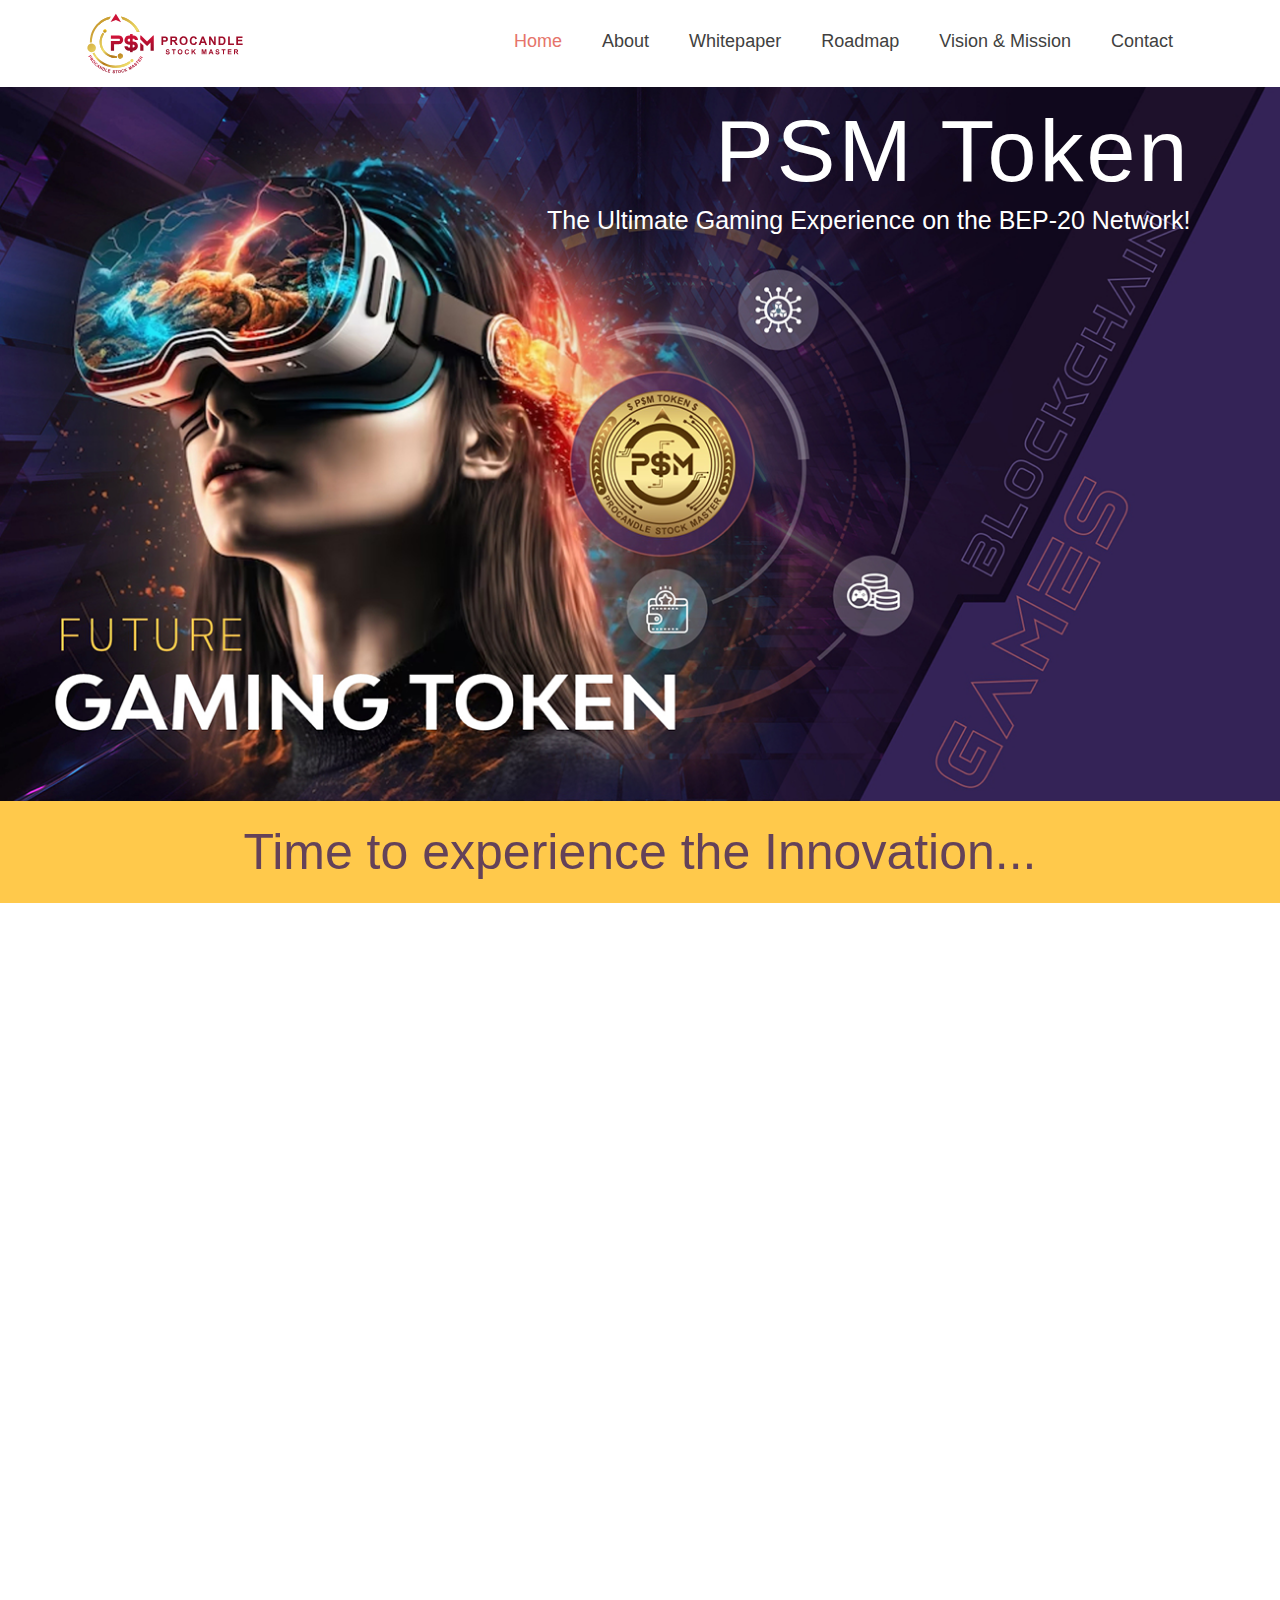
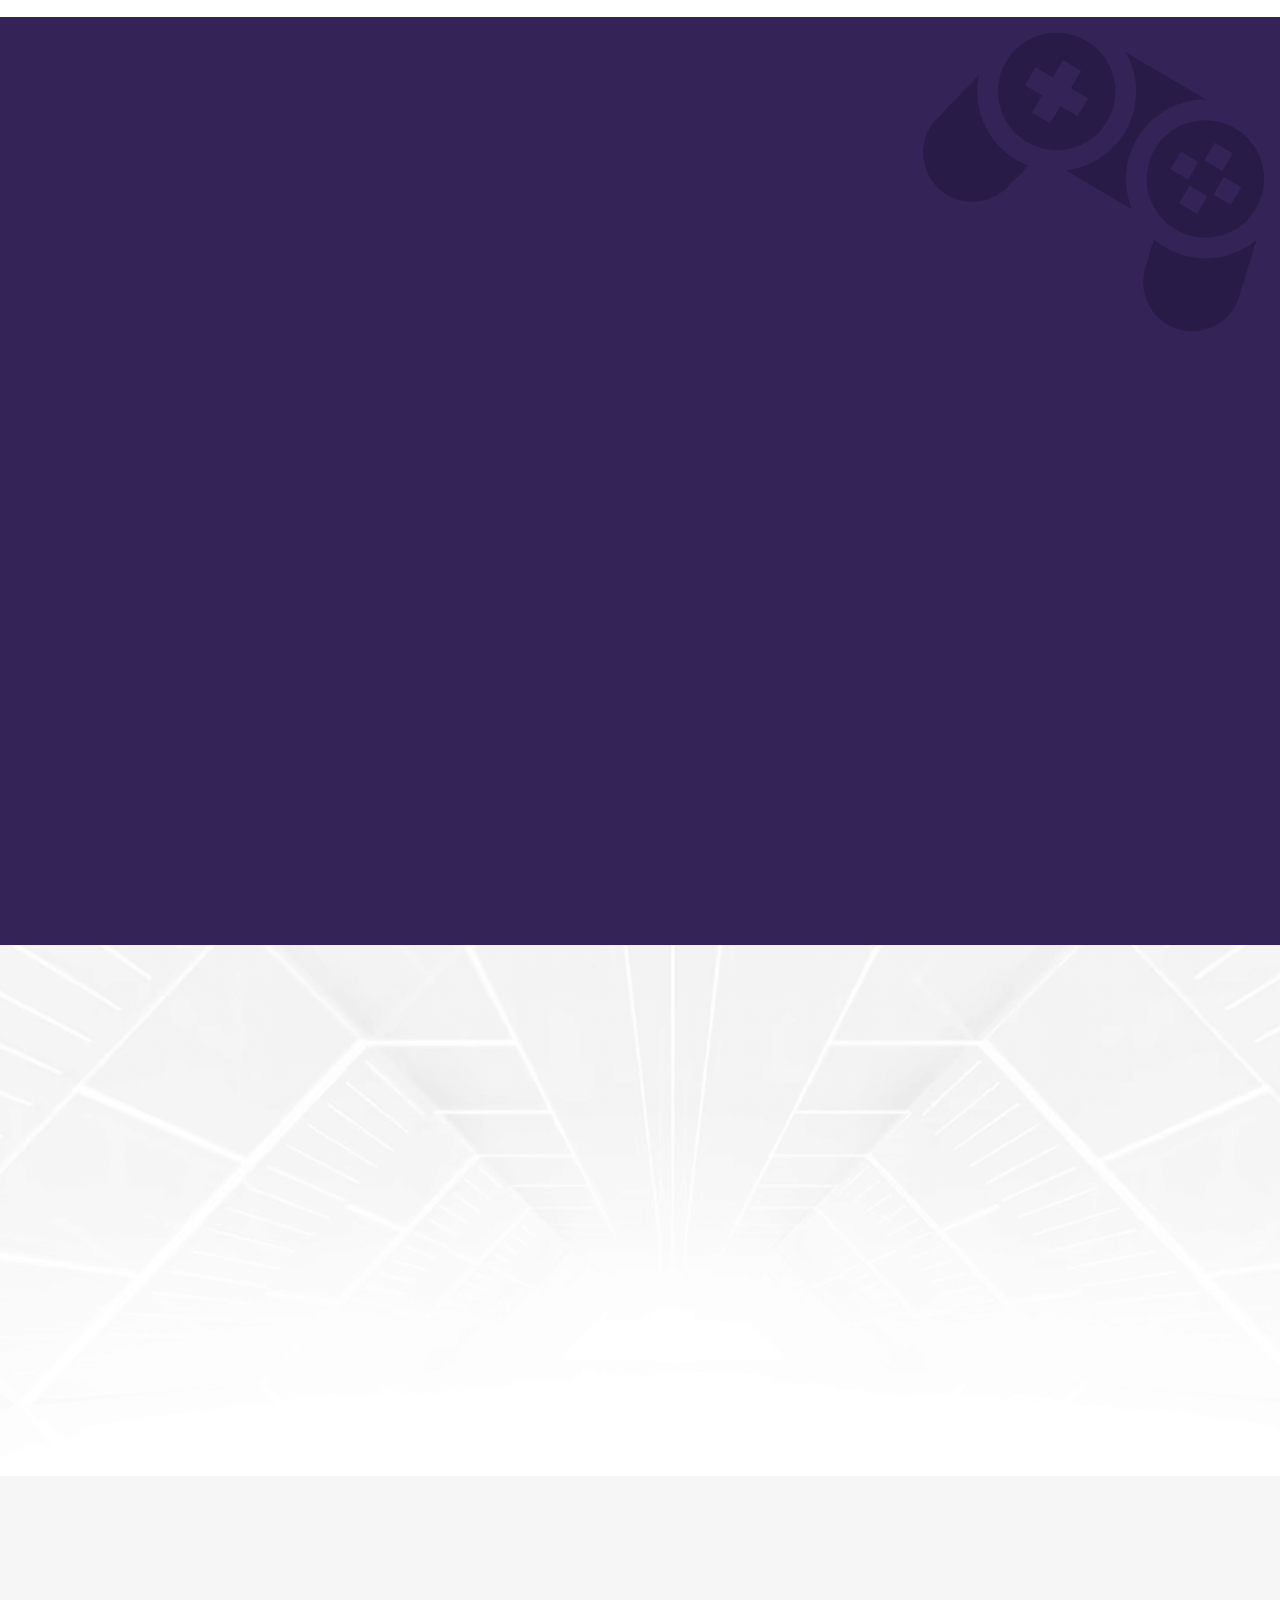
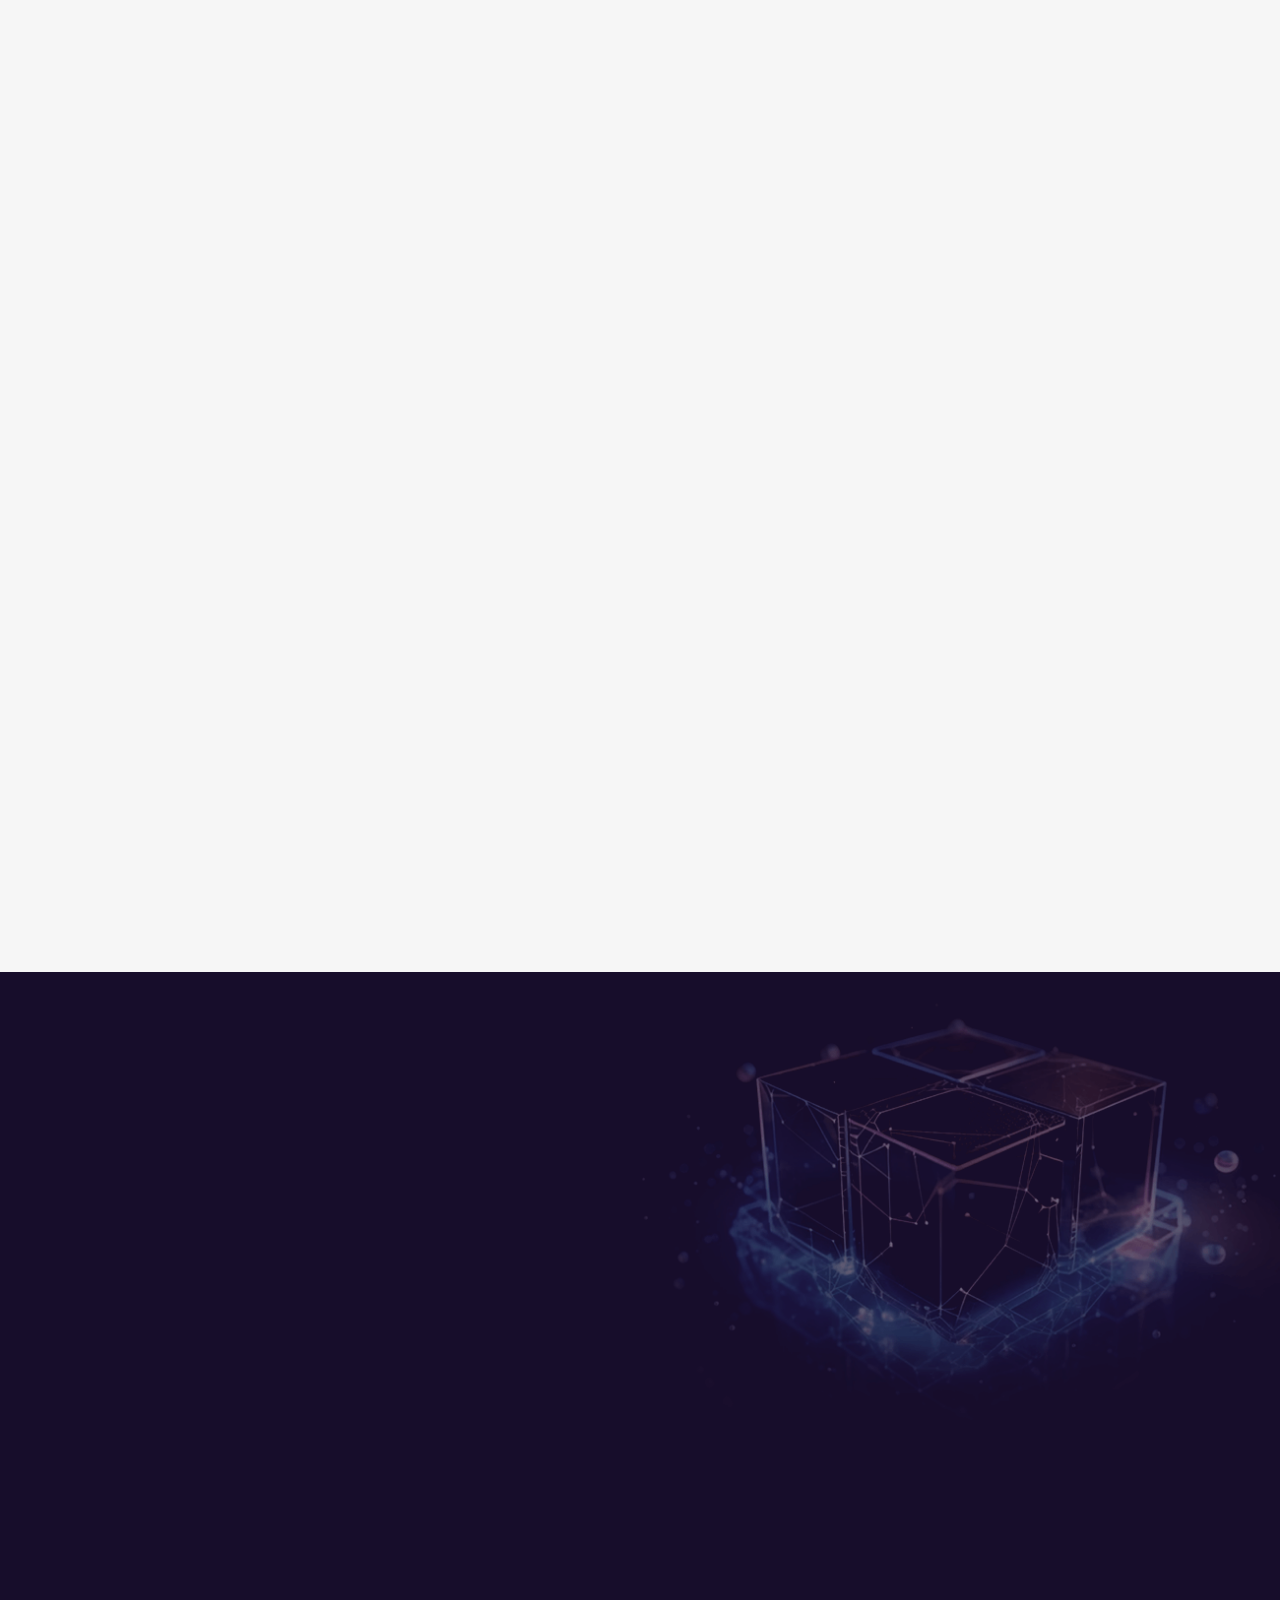
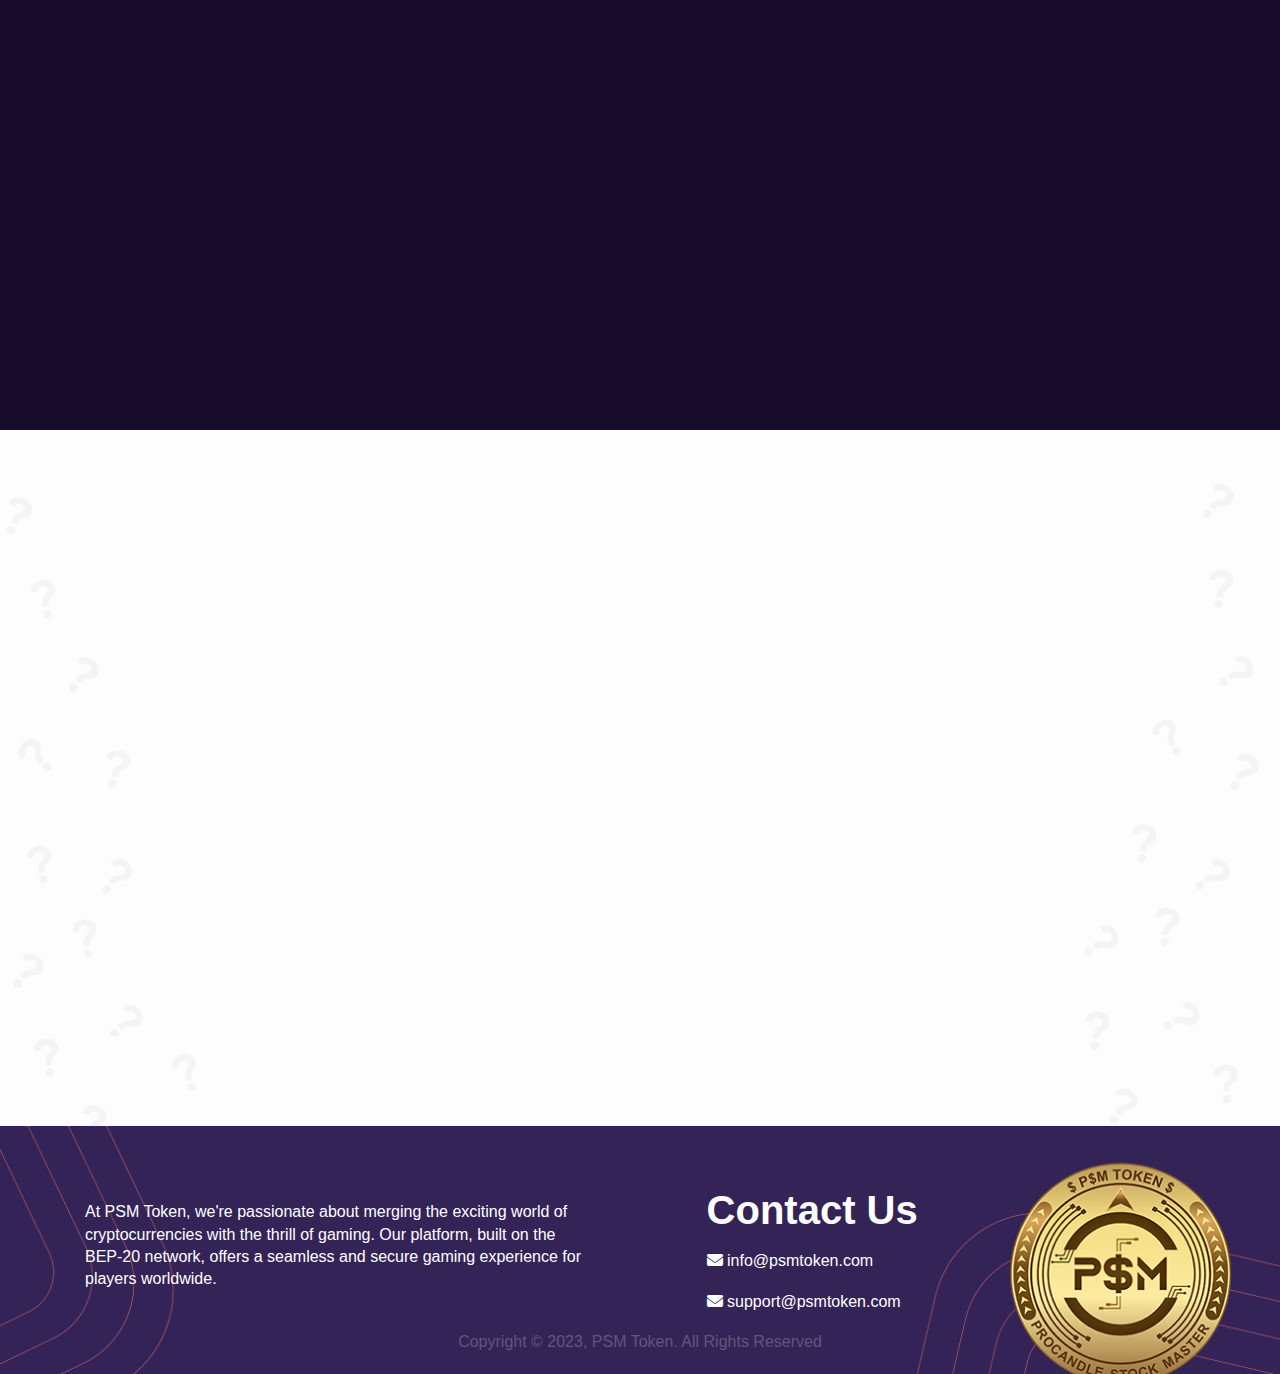
<file: index.html>
<!DOCTYPE html>
<html lang="en-US">

<meta http-equiv="content-type" content="text/html;charset=UTF-8" />

<head>
	<meta charset="UTF-8">
	<meta name="viewport" content="width=device-width, initial-scale=1">
	<link rel="profile" href="http://gmpg.org/xfn/11">
	<title>PSM Token </title>
	<meta name='robots' content='max-image-preview:large' />
	<link rel="alternate" type="application/rss+xml" title="PSM Token"
		href="https://demothemesflat.co/cyfoniikit/feed/" />
	<link rel="stylesheet" href="https://cdnjs.cloudflare.com/ajax/libs/font-awesome/6.4.0/css/all.min.css">

	<!-- Fonts  -->
	<link href="https://fonts.cdnfonts.com/css/bw-modelica-ss01" rel="stylesheet">
	<!-- Fonts  -->
	<link rel="stylesheet" href="https://cdnjs.cloudflare.com/ajax/libs/animate.css/4.1.1/animate.min.css"/>

	<link rel="alternate" type="application/rss+xml" title="PSM Token"
		href="https://demothemesflat.co/cyfoniikit/comments/feed/" />
	<script>
		window._wpemojiSettings = { "baseUrl": "https:\/\/s.w.org\/images\/core\/emoji\/14.0.0\/72x72\/", "ext": ".png", "svgUrl": "https:\/\/s.w.org\/images\/core\/emoji\/14.0.0\/svg\/", "svgExt": ".svg", "source": { "concatemoji": "https:\/\/demothemesflat.co\/cyfoniikit\/wp-includes\/js\/wp-emoji-release.min.js?ver=6.2.2" } };
		/*! This file is auto-generated */
		!function (e, a, t) { var n, r, o, i = a.createElement("canvas"), p = i.getContext && i.getContext("2d"); function s(e, t) { p.clearRect(0, 0, i.width, i.height), p.fillText(e, 0, 0); e = i.toDataURL(); return p.clearRect(0, 0, i.width, i.height), p.fillText(t, 0, 0), e === i.toDataURL() } function c(e) { var t = a.createElement("script"); t.src = e, t.defer = t.type = "text/javascript", a.getElementsByTagName("head")[0].appendChild(t) } for (o = Array("flag", "emoji"), t.supports = { everything: !0, everythingExceptFlag: !0 }, r = 0; r < o.length; r++)t.supports[o[r]] = function (e) { if (p && p.fillText) switch (p.textBaseline = "top", p.font = "600 32px Arial", e) { case "flag": return s("\ud83c\udff3\ufe0f\u200d\u26a7\ufe0f", "\ud83c\udff3\ufe0f\u200b\u26a7\ufe0f") ? !1 : !s("\ud83c\uddfa\ud83c\uddf3", "\ud83c\uddfa\u200b\ud83c\uddf3") && !s("\ud83c\udff4\udb40\udc67\udb40\udc62\udb40\udc65\udb40\udc6e\udb40\udc67\udb40\udc7f", "\ud83c\udff4\u200b\udb40\udc67\u200b\udb40\udc62\u200b\udb40\udc65\u200b\udb40\udc6e\u200b\udb40\udc67\u200b\udb40\udc7f"); case "emoji": return !s("\ud83e\udef1\ud83c\udffb\u200d\ud83e\udef2\ud83c\udfff", "\ud83e\udef1\ud83c\udffb\u200b\ud83e\udef2\ud83c\udfff") }return !1 }(o[r]), t.supports.everything = t.supports.everything && t.supports[o[r]], "flag" !== o[r] && (t.supports.everythingExceptFlag = t.supports.everythingExceptFlag && t.supports[o[r]]); t.supports.everythingExceptFlag = t.supports.everythingExceptFlag && !t.supports.flag, t.DOMReady = !1, t.readyCallback = function () { t.DOMReady = !0 }, t.supports.everything || (n = function () { t.readyCallback() }, a.addEventListener ? (a.addEventListener("DOMContentLoaded", n, !1), e.addEventListener("load", n, !1)) : (e.attachEvent("onload", n), a.attachEvent("onreadystatechange", function () { "complete" === a.readyState && t.readyCallback() })), (e = t.source || {}).concatemoji ? c(e.concatemoji) : e.wpemoji && e.twemoji && (c(e.twemoji), c(e.wpemoji))) }(window, document, window._wpemojiSettings);
	</script>
	<style>
		img.wp-smiley,
		img.emoji {
			display: inline !important;
			border: none !important;
			box-shadow: none !important;
			height: 1em !important;
			width: 1em !important;
			margin: 0 0.07em !important;
			vertical-align: -0.1em !important;
			background: none !important;
			padding: 0 !important;
		}
	</style>
	<link rel='stylesheet' id='iziModal-css'
		href='../../wp-content/plugins/themesflat-addons-for-elementor/post-format/assets/css/iziModal3781.css?ver=6.2.2'
		media='all' />
	<link rel='stylesheet' id='tf-font-awesome-css'
		href='../../wp-content/plugins/elementor/assets/lib/font-awesome/css/all.min3781.css?ver=6.2.2' media='all' />
	<link rel='stylesheet' id='tf-regular-css'
		href='../../wp-content/plugins/elementor/assets/lib/font-awesome/css/regular.min3781.css?ver=6.2.2'
		media='all' />
	<link rel='stylesheet' id='tf-style-css'
		href='../../wp-content/plugins/themesflat-addons-for-elementor/assets/css/tf-style3781.css?ver=6.2.2'
		media='all' />
	<link rel='stylesheet' id='wp-block-library-css'
		href='../../wp-includes/css/dist/block-library/style.min3781.css?ver=6.2.2' media='all' />
	<link rel='stylesheet' id='classic-theme-styles-css'
		href='../../wp-includes/css/classic-themes.min3781.css?ver=6.2.2' media='all' />
	<style id='global-styles-inline-css'>
		body {
			--wp--preset--color--black: #000000;
			--wp--preset--color--cyan-bluish-gray: #abb8c3;
			--wp--preset--color--white: #ffffff;
			--wp--preset--color--pale-pink: #f78da7;
			--wp--preset--color--vivid-red: #cf2e2e;
			--wp--preset--color--luminous-vivid-orange: #ff6900;
			--wp--preset--color--luminous-vivid-amber: #fcb900;
			--wp--preset--color--light-green-cyan: #7bdcb5;
			--wp--preset--color--vivid-green-cyan: #00d084;
			--wp--preset--color--pale-cyan-blue: #8ed1fc;
			--wp--preset--color--vivid-cyan-blue: #0693e3;
			--wp--preset--color--vivid-purple: #9b51e0;
			--wp--preset--gradient--vivid-cyan-blue-to-vivid-purple: linear-gradient(135deg, rgba(6, 147, 227, 1) 0%, rgb(155, 81, 224) 100%);
			--wp--preset--gradient--light-green-cyan-to-vivid-green-cyan: linear-gradient(135deg, rgb(122, 220, 180) 0%, rgb(0, 208, 130) 100%);
			--wp--preset--gradient--luminous-vivid-amber-to-luminous-vivid-orange: linear-gradient(135deg, rgba(252, 185, 0, 1) 0%, rgba(255, 105, 0, 1) 100%);
			--wp--preset--gradient--luminous-vivid-orange-to-vivid-red: linear-gradient(135deg, rgba(255, 105, 0, 1) 0%, rgb(207, 46, 46) 100%);
			--wp--preset--gradient--very-light-gray-to-cyan-bluish-gray: linear-gradient(135deg, rgb(238, 238, 238) 0%, rgb(169, 184, 195) 100%);
			--wp--preset--gradient--cool-to-warm-spectrum: linear-gradient(135deg, rgb(74, 234, 220) 0%, rgb(151, 120, 209) 20%, rgb(207, 42, 186) 40%, rgb(238, 44, 130) 60%, rgb(251, 105, 98) 80%, rgb(254, 248, 76) 100%);
			--wp--preset--gradient--blush-light-purple: linear-gradient(135deg, rgb(255, 206, 236) 0%, rgb(152, 150, 240) 100%);
			--wp--preset--gradient--blush-bordeaux: linear-gradient(135deg, rgb(254, 205, 165) 0%, rgb(254, 45, 45) 50%, rgb(107, 0, 62) 100%);
			--wp--preset--gradient--luminous-dusk: linear-gradient(135deg, rgb(255, 203, 112) 0%, rgb(199, 81, 192) 50%, rgb(65, 88, 208) 100%);
			--wp--preset--gradient--pale-ocean: linear-gradient(135deg, rgb(255, 245, 203) 0%, rgb(182, 227, 212) 50%, rgb(51, 167, 181) 100%);
			--wp--preset--gradient--electric-grass: linear-gradient(135deg, rgb(202, 248, 128) 0%, rgb(113, 206, 126) 100%);
			--wp--preset--gradient--midnight: linear-gradient(135deg, rgb(2, 3, 129) 0%, rgb(40, 116, 252) 100%);
			--wp--preset--duotone--dark-grayscale: url('#wp-duotone-dark-grayscale');
			--wp--preset--duotone--grayscale: url('#wp-duotone-grayscale');
			--wp--preset--duotone--purple-yellow: url('#wp-duotone-purple-yellow');
			--wp--preset--duotone--blue-red: url('#wp-duotone-blue-red');
			--wp--preset--duotone--midnight: url('#wp-duotone-midnight');
			--wp--preset--duotone--magenta-yellow: url('#wp-duotone-magenta-yellow');
			--wp--preset--duotone--purple-green: url('#wp-duotone-purple-green');
			--wp--preset--duotone--blue-orange: url('#wp-duotone-blue-orange');
			--wp--preset--font-size--small: 13px;
			--wp--preset--font-size--medium: 20px;
			--wp--preset--font-size--large: 36px;
			--wp--preset--font-size--x-large: 42px;
			--wp--preset--spacing--20: 0.44rem;
			--wp--preset--spacing--30: 0.67rem;
			--wp--preset--spacing--40: 1rem;
			--wp--preset--spacing--50: 1.5rem;
			--wp--preset--spacing--60: 2.25rem;
			--wp--preset--spacing--70: 3.38rem;
			--wp--preset--spacing--80: 5.06rem;
			--wp--preset--shadow--natural: 6px 6px 9px rgba(0, 0, 0, 0.2);
			--wp--preset--shadow--deep: 12px 12px 50px rgba(0, 0, 0, 0.4);
			--wp--preset--shadow--sharp: 6px 6px 0px rgba(0, 0, 0, 0.2);
			--wp--preset--shadow--outlined: 6px 6px 0px -3px rgba(255, 255, 255, 1), 6px 6px rgba(0, 0, 0, 1);
			--wp--preset--shadow--crisp: 6px 6px 0px rgba(0, 0, 0, 1);
		}

		:where(.is-layout-flex) {
			gap: 0.5em;
		}

		body .is-layout-flow>.alignleft {
			float: left;
			margin-inline-start: 0;
			margin-inline-end: 2em;
		}

		body .is-layout-flow>.alignright {
			float: right;
			margin-inline-start: 2em;
			margin-inline-end: 0;
		}

		body .is-layout-flow>.aligncenter {
			margin-left: auto !important;
			margin-right: auto !important;
		}

		body .is-layout-constrained>.alignleft {
			float: left;
			margin-inline-start: 0;
			margin-inline-end: 2em;
		}

		body .is-layout-constrained>.alignright {
			float: right;
			margin-inline-start: 2em;
			margin-inline-end: 0;
		}

		body .is-layout-constrained>.aligncenter {
			margin-left: auto !important;
			margin-right: auto !important;
		}

		body .is-layout-constrained> :where(:not(.alignleft):not(.alignright):not(.alignfull)) {
			max-width: var(--wp--style--global--content-size);
			margin-left: auto !important;
			margin-right: auto !important;
		}

		body .is-layout-constrained>.alignwide {
			max-width: var(--wp--style--global--wide-size);
		}

		body .is-layout-flex {
			display: flex;
		}

		body .is-layout-flex {
			flex-wrap: wrap;
			align-items: center;
		}

		body .is-layout-flex>* {
			margin: 0;
		}

		:where(.wp-block-columns.is-layout-flex) {
			gap: 2em;
		}

		.has-black-color {
			color: var(--wp--preset--color--black) !important;
		}

		.has-cyan-bluish-gray-color {
			color: var(--wp--preset--color--cyan-bluish-gray) !important;
		}

		.has-white-color {
			color: var(--wp--preset--color--white) !important;
		}

		.has-pale-pink-color {
			color: var(--wp--preset--color--pale-pink) !important;
		}

		.has-vivid-red-color {
			color: var(--wp--preset--color--vivid-red) !important;
		}

		.has-luminous-vivid-orange-color {
			color: var(--wp--preset--color--luminous-vivid-orange) !important;
		}

		.has-luminous-vivid-amber-color {
			color: var(--wp--preset--color--luminous-vivid-amber) !important;
		}

		.has-light-green-cyan-color {
			color: var(--wp--preset--color--light-green-cyan) !important;
		}

		.has-vivid-green-cyan-color {
			color: var(--wp--preset--color--vivid-green-cyan) !important;
		}

		.has-pale-cyan-blue-color {
			color: var(--wp--preset--color--pale-cyan-blue) !important;
		}

		.has-vivid-cyan-blue-color {
			color: var(--wp--preset--color--vivid-cyan-blue) !important;
		}

		.has-vivid-purple-color {
			color: var(--wp--preset--color--vivid-purple) !important;
		}

		.has-black-background-color {
			background-color: var(--wp--preset--color--black) !important;
		}

		.has-cyan-bluish-gray-background-color {
			background-color: var(--wp--preset--color--cyan-bluish-gray) !important;
		}

		.has-white-background-color {
			background-color: var(--wp--preset--color--white) !important;
		}

		.has-pale-pink-background-color {
			background-color: var(--wp--preset--color--pale-pink) !important;
		}

		.has-vivid-red-background-color {
			background-color: var(--wp--preset--color--vivid-red) !important;
		}

		.has-luminous-vivid-orange-background-color {
			background-color: var(--wp--preset--color--luminous-vivid-orange) !important;
		}

		.has-luminous-vivid-amber-background-color {
			background-color: var(--wp--preset--color--luminous-vivid-amber) !important;
		}

		.has-light-green-cyan-background-color {
			background-color: var(--wp--preset--color--light-green-cyan) !important;
		}

		.has-vivid-green-cyan-background-color {
			background-color: var(--wp--preset--color--vivid-green-cyan) !important;
		}

		.has-pale-cyan-blue-background-color {
			background-color: var(--wp--preset--color--pale-cyan-blue) !important;
		}

		.has-vivid-cyan-blue-background-color {
			background-color: var(--wp--preset--color--vivid-cyan-blue) !important;
		}

		.has-vivid-purple-background-color {
			background-color: var(--wp--preset--color--vivid-purple) !important;
		}

		.has-black-border-color {
			border-color: var(--wp--preset--color--black) !important;
		}

		.has-cyan-bluish-gray-border-color {
			border-color: var(--wp--preset--color--cyan-bluish-gray) !important;
		}

		.has-white-border-color {
			border-color: var(--wp--preset--color--white) !important;
		}

		.has-pale-pink-border-color {
			border-color: var(--wp--preset--color--pale-pink) !important;
		}

		.has-vivid-red-border-color {
			border-color: var(--wp--preset--color--vivid-red) !important;
		}

		.has-luminous-vivid-orange-border-color {
			border-color: var(--wp--preset--color--luminous-vivid-orange) !important;
		}

		.has-luminous-vivid-amber-border-color {
			border-color: var(--wp--preset--color--luminous-vivid-amber) !important;
		}

		.has-light-green-cyan-border-color {
			border-color: var(--wp--preset--color--light-green-cyan) !important;
		}

		.has-vivid-green-cyan-border-color {
			border-color: var(--wp--preset--color--vivid-green-cyan) !important;
		}

		.has-pale-cyan-blue-border-color {
			border-color: var(--wp--preset--color--pale-cyan-blue) !important;
		}

		.has-vivid-cyan-blue-border-color {
			border-color: var(--wp--preset--color--vivid-cyan-blue) !important;
		}

		.has-vivid-purple-border-color {
			border-color: var(--wp--preset--color--vivid-purple) !important;
		}

		.has-vivid-cyan-blue-to-vivid-purple-gradient-background {
			background: var(--wp--preset--gradient--vivid-cyan-blue-to-vivid-purple) !important;
		}

		.has-light-green-cyan-to-vivid-green-cyan-gradient-background {
			background: var(--wp--preset--gradient--light-green-cyan-to-vivid-green-cyan) !important;
		}

		.has-luminous-vivid-amber-to-luminous-vivid-orange-gradient-background {
			background: var(--wp--preset--gradient--luminous-vivid-amber-to-luminous-vivid-orange) !important;
		}

		.has-luminous-vivid-orange-to-vivid-red-gradient-background {
			background: var(--wp--preset--gradient--luminous-vivid-orange-to-vivid-red) !important;
		}

		.has-very-light-gray-to-cyan-bluish-gray-gradient-background {
			background: var(--wp--preset--gradient--very-light-gray-to-cyan-bluish-gray) !important;
		}

		.has-cool-to-warm-spectrum-gradient-background {
			background: var(--wp--preset--gradient--cool-to-warm-spectrum) !important;
		}

		.has-blush-light-purple-gradient-background {
			background: var(--wp--preset--gradient--blush-light-purple) !important;
		}

		.has-blush-bordeaux-gradient-background {
			background: var(--wp--preset--gradient--blush-bordeaux) !important;
		}

		.has-luminous-dusk-gradient-background {
			background: var(--wp--preset--gradient--luminous-dusk) !important;
		}

		.has-pale-ocean-gradient-background {
			background: var(--wp--preset--gradient--pale-ocean) !important;
		}

		.has-electric-grass-gradient-background {
			background: var(--wp--preset--gradient--electric-grass) !important;
		}

		.has-midnight-gradient-background {
			background: var(--wp--preset--gradient--midnight) !important;
		}

		.has-small-font-size {
			font-size: var(--wp--preset--font-size--small) !important;
		}

		.has-medium-font-size {
			font-size: var(--wp--preset--font-size--medium) !important;
		}

		.has-large-font-size {
			font-size: var(--wp--preset--font-size--large) !important;
		}

		.has-x-large-font-size {
			font-size: var(--wp--preset--font-size--x-large) !important;
		}

		.wp-block-navigation a:where(:not(.wp-element-button)) {
			color: inherit;
		}

		:where(.wp-block-columns.is-layout-flex) {
			gap: 2em;
		}

		.wp-block-pullquote {
			font-size: 1.5em;
			line-height: 1.6;
		}
	</style>
	<link rel='stylesheet' id='template-kit-export-css'
		href='../../wp-content/plugins/template-kit-export/public/assets/css/template-kit-export-public.min365c.css?ver=1.0.21'
		media='all' />
	<link rel='stylesheet' id='hello-elementor-css'
		href='../../wp-content/themes/hello-elementor/style.minc141.css?ver=2.6.1' media='all' />
	<link rel='stylesheet' id='hello-elementor-theme-style-css'
		href='../../wp-content/themes/hello-elementor/theme.minc141.css?ver=2.6.1' media='all' />
	<link rel='stylesheet' id='elementor-frontend-css'
		href='../../wp-content/plugins/elementor/assets/css/frontend-lite.mina1c3.css?ver=3.14.1' media='all' />
	<link rel='stylesheet' id='elementor-post-7-css'
		href='../../wp-content/uploads/elementor/css/post-71acf.css?ver=1688981764' media='all' />
	<link rel='stylesheet' id='elementor-icons-ekiticons-css'
		href='../../wp-content/plugins/elementskit-lite/modules/elementskit-icon-pack/assets/css/ekiticons5b0a.css?ver=2.9.0'
		media='all' />
	<link rel='stylesheet' id='elementor-icons-css'
		href='../../wp-content/plugins/elementor/assets/lib/eicons/css/elementor-icons.minfc13.css?ver=5.20.0'
		media='all' />
	<link rel='stylesheet' id='swiper-css'
		href='../../wp-content/plugins/elementor/assets/lib/swiper/css/swiper.min48f5.css?ver=5.3.6' media='all' />
	<link rel='stylesheet' id='elementor-post-223-css'
		href='../../wp-content/uploads/elementor/css/post-223f4da.css?ver=1688981765' media='all' />
	<link rel='stylesheet' id='font-awesome-5-all-css'
		href='../../wp-content/plugins/elementor/assets/lib/font-awesome/css/all.mina1c3.css?ver=3.14.1' media='all' />
	<link rel='stylesheet' id='font-awesome-4-shim-css'
		href='../../wp-content/plugins/elementor/assets/lib/font-awesome/css/v4-shims.mina1c3.css?ver=3.14.1'
		media='all' />
	<link rel='stylesheet' id='ekit-widget-styles-css'
		href='../../wp-content/plugins/elementskit-lite/widgets/init/assets/css/widget-styles5b0a.css?ver=2.9.0'
		media='all' />
	<link rel='stylesheet' id='ekit-responsive-css'
		href='../../wp-content/plugins/elementskit-lite/widgets/init/assets/css/responsive5b0a.css?ver=2.9.0'
		media='all' />
	<link rel='stylesheet' id='google-fonts-1-css'
		href='https://fonts.googleapis.com/css?family=Zen+Dots%3A100%2C100italic%2C200%2C200italic%2C300%2C300italic%2C400%2C400italic%2C500%2C500italic%2C600%2C600italic%2C700%2C700italic%2C800%2C800italic%2C900%2C900italic%7CReadex+Pro%3A100%2C100italic%2C200%2C200italic%2C300%2C300italic%2C400%2C400italic%2C500%2C500italic%2C600%2C600italic%2C700%2C700italic%2C800%2C800italic%2C900%2C900italic&amp;display=swap&amp;ver=6.2.2'
		media='all' />
	<link rel='stylesheet' id='elementor-icons-shared-0-css'
		href='../../wp-content/plugins/elementor/assets/lib/font-awesome/css/fontawesome.min52d5.css?ver=5.15.3'
		media='all' />
	<link rel='stylesheet' id='elementor-icons-fa-brands-css'
		href='../../wp-content/plugins/elementor/assets/lib/font-awesome/css/brands.min52d5.css?ver=5.15.3'
		media='all' />
	<link rel='stylesheet' id='elementor-icons-fa-solid-css'
		href='../../wp-content/plugins/elementor/assets/lib/font-awesome/css/solid.min52d5.css?ver=5.15.3'
		media='all' />
	<link rel="preconnect" href="https://fonts.gstatic.com/" crossorigin>
	<script src='../../wp-includes/js/jquery/jquery.min5aed.js?ver=3.6.4' id='jquery-core-js'></script>
	<script src='../../wp-includes/js/jquery/jquery-migrate.min6b00.js?ver=3.4.0' id='jquery-migrate-js'></script>
	<script src='../../wp-content/plugins/elementor/assets/lib/swiper/swiper.min3781.js?ver=6.2.2'
		id='tf-swiper-js'></script>
	<script
		src='../../wp-content/plugins/template-kit-export/public/assets/js/template-kit-export-public.min365c.js?ver=1.0.21'
		id='template-kit-export-js'></script>
	<script src='../../wp-content/plugins/elementor/assets/lib/font-awesome/js/v4-shims.mina1c3.js?ver=3.14.1'
		id='font-awesome-4-shim-js'></script>
	<link rel="https://api.w.org/" href="https://demothemesflat.co/cyfoniikit/wp-json/" />
	<link rel="EditURI" type="application/rsd+xml" title="RSD"
		href="https://demothemesflat.co/cyfoniikit/xmlrpc.php?rsd" />
	<link rel="wlwmanifest" type="application/wlwmanifest+xml"
		href="https://demothemesflat.co/cyfoniikit/wp-includes/wlwmanifest.xml" />
	<meta name="generator" content="WordPress 6.2.2" />
	<link rel="canonical" href="index.html" />
	<link rel='shortlink' href='https://demothemesflat.co/cyfoniikit/?p=223' />
	<link rel="alternate" type="application/json+oembed"
		href="https://demothemesflat.co/cyfoniikit/wp-json/oembed/1.0/embed?url=https%3A%2F%2Fdemothemesflat.co%2Fcyfoniikit%2Ftemplate-kit%2Fhome-01%2F" />
	<link rel="alternate" type="text/xml+oembed"
		href="https://demothemesflat.co/cyfoniikit/wp-json/oembed/1.0/embed?url=https%3A%2F%2Fdemothemesflat.co%2Fcyfoniikit%2Ftemplate-kit%2Fhome-01%2F&amp;format=xml" />
	<meta name="generator"
		content="Elementor 3.14.1; features: e_dom_optimization, e_optimized_assets_loading, e_optimized_css_loading, a11y_improvements, additional_custom_breakpoints; settings: css_print_method-external, google_font-enabled, font_display-swap">
	<link rel="icon" href="../../wp-content/uploads/2022/10/cropped-Favicon-3-32x32.png" sizes="32x32" />
	<link rel="icon" href="../../wp-content/uploads/2022/10/cropped-Favicon-3-192x192.png" sizes="192x192" />
	<link rel="apple-touch-icon" href="../../wp-content/uploads/2022/10/cropped-Favicon-3-180x180.png" />
	<meta name="msapplication-TileImage"
		content="https://demothemesflat.co/cyfoniikit/wp-content/uploads/2022/10/cropped-Favicon-3-270x270.png" />
</head>

<body
	class="envato_tk_templates-template envato_tk_templates-template-elementor_header_footer single single-envato_tk_templates postid-223 elementor-default elementor-template-full-width elementor-kit-7 elementor-page elementor-page-223">

	<svg xmlns="http://www.w3.org/2000/svg" viewBox="0 0 0 0" width="0" height="0" focusable="false" role="none"
		style="visibility: hidden; position: absolute; left: -9999px; overflow: hidden;">
		<defs>
			<filter id="wp-duotone-dark-grayscale">
				<feColorMatrix color-interpolation-filters="sRGB" type="matrix"
					values=" .299 .587 .114 0 0 .299 .587 .114 0 0 .299 .587 .114 0 0 .299 .587 .114 0 0 " />
				<feComponentTransfer color-interpolation-filters="sRGB">
					<feFuncR type="table" tableValues="0 0.49803921568627" />
					<feFuncG type="table" tableValues="0 0.49803921568627" />
					<feFuncB type="table" tableValues="0 0.49803921568627" />
					<feFuncA type="table" tableValues="1 1" />
				</feComponentTransfer>
				<feComposite in2="SourceGraphic" operator="in" />
			</filter>
		</defs>
	</svg><svg xmlns="http://www.w3.org/2000/svg" viewBox="0 0 0 0" width="0" height="0" focusable="false" role="none"
		style="visibility: hidden; position: absolute; left: -9999px; overflow: hidden;">
		<defs>
			<filter id="wp-duotone-grayscale">
				<feColorMatrix color-interpolation-filters="sRGB" type="matrix"
					values=" .299 .587 .114 0 0 .299 .587 .114 0 0 .299 .587 .114 0 0 .299 .587 .114 0 0 " />
				<feComponentTransfer color-interpolation-filters="sRGB">
					<feFuncR type="table" tableValues="0 1" />
					<feFuncG type="table" tableValues="0 1" />
					<feFuncB type="table" tableValues="0 1" />
					<feFuncA type="table" tableValues="1 1" />
				</feComponentTransfer>
				<feComposite in2="SourceGraphic" operator="in" />
			</filter>
		</defs>
	</svg><svg xmlns="http://www.w3.org/2000/svg" viewBox="0 0 0 0" width="0" height="0" focusable="false" role="none"
		style="visibility: hidden; position: absolute; left: -9999px; overflow: hidden;">
		<defs>
			<filter id="wp-duotone-purple-yellow">
				<feColorMatrix color-interpolation-filters="sRGB" type="matrix"
					values=" .299 .587 .114 0 0 .299 .587 .114 0 0 .299 .587 .114 0 0 .299 .587 .114 0 0 " />
				<feComponentTransfer color-interpolation-filters="sRGB">
					<feFuncR type="table" tableValues="0.54901960784314 0.98823529411765" />
					<feFuncG type="table" tableValues="0 1" />
					<feFuncB type="table" tableValues="0.71764705882353 0.25490196078431" />
					<feFuncA type="table" tableValues="1 1" />
				</feComponentTransfer>
				<feComposite in2="SourceGraphic" operator="in" />
			</filter>
		</defs>
	</svg><svg xmlns="http://www.w3.org/2000/svg" viewBox="0 0 0 0" width="0" height="0" focusable="false" role="none"
		style="visibility: hidden; position: absolute; left: -9999px; overflow: hidden;">
		<defs>
			<filter id="wp-duotone-blue-red">
				<feColorMatrix color-interpolation-filters="sRGB" type="matrix"
					values=" .299 .587 .114 0 0 .299 .587 .114 0 0 .299 .587 .114 0 0 .299 .587 .114 0 0 " />
				<feComponentTransfer color-interpolation-filters="sRGB">
					<feFuncR type="table" tableValues="0 1" />
					<feFuncG type="table" tableValues="0 0.27843137254902" />
					<feFuncB type="table" tableValues="0.5921568627451 0.27843137254902" />
					<feFuncA type="table" tableValues="1 1" />
				</feComponentTransfer>
				<feComposite in2="SourceGraphic" operator="in" />
			</filter>
		</defs>
	</svg><svg xmlns="http://www.w3.org/2000/svg" viewBox="0 0 0 0" width="0" height="0" focusable="false" role="none"
		style="visibility: hidden; position: absolute; left: -9999px; overflow: hidden;">
		<defs>
			<filter id="wp-duotone-midnight">
				<feColorMatrix color-interpolation-filters="sRGB" type="matrix"
					values=" .299 .587 .114 0 0 .299 .587 .114 0 0 .299 .587 .114 0 0 .299 .587 .114 0 0 " />
				<feComponentTransfer color-interpolation-filters="sRGB">
					<feFuncR type="table" tableValues="0 0" />
					<feFuncG type="table" tableValues="0 0.64705882352941" />
					<feFuncB type="table" tableValues="0 1" />
					<feFuncA type="table" tableValues="1 1" />
				</feComponentTransfer>
				<feComposite in2="SourceGraphic" operator="in" />
			</filter>
		</defs>
	</svg><svg xmlns="http://www.w3.org/2000/svg" viewBox="0 0 0 0" width="0" height="0" focusable="false" role="none"
		style="visibility: hidden; position: absolute; left: -9999px; overflow: hidden;">
		<defs>
			<filter id="wp-duotone-magenta-yellow">
				<feColorMatrix color-interpolation-filters="sRGB" type="matrix"
					values=" .299 .587 .114 0 0 .299 .587 .114 0 0 .299 .587 .114 0 0 .299 .587 .114 0 0 " />
				<feComponentTransfer color-interpolation-filters="sRGB">
					<feFuncR type="table" tableValues="0.78039215686275 1" />
					<feFuncG type="table" tableValues="0 0.94901960784314" />
					<feFuncB type="table" tableValues="0.35294117647059 0.47058823529412" />
					<feFuncA type="table" tableValues="1 1" />
				</feComponentTransfer>
				<feComposite in2="SourceGraphic" operator="in" />
			</filter>
		</defs>
	</svg><svg xmlns="http://www.w3.org/2000/svg" viewBox="0 0 0 0" width="0" height="0" focusable="false" role="none"
		style="visibility: hidden; position: absolute; left: -9999px; overflow: hidden;">
		<defs>
			<filter id="wp-duotone-purple-green">
				<feColorMatrix color-interpolation-filters="sRGB" type="matrix"
					values=" .299 .587 .114 0 0 .299 .587 .114 0 0 .299 .587 .114 0 0 .299 .587 .114 0 0 " />
				<feComponentTransfer color-interpolation-filters="sRGB">
					<feFuncR type="table" tableValues="0.65098039215686 0.40392156862745" />
					<feFuncG type="table" tableValues="0 1" />
					<feFuncB type="table" tableValues="0.44705882352941 0.4" />
					<feFuncA type="table" tableValues="1 1" />
				</feComponentTransfer>
				<feComposite in2="SourceGraphic" operator="in" />
			</filter>
		</defs>
	</svg><svg xmlns="http://www.w3.org/2000/svg" viewBox="0 0 0 0" width="0" height="0" focusable="false" role="none"
		style="visibility: hidden; position: absolute; left: -9999px; overflow: hidden;">
		<defs>
			<filter id="wp-duotone-blue-orange">
				<feColorMatrix color-interpolation-filters="sRGB" type="matrix"
					values=" .299 .587 .114 0 0 .299 .587 .114 0 0 .299 .587 .114 0 0 .299 .587 .114 0 0 " />
				<feComponentTransfer color-interpolation-filters="sRGB">
					<feFuncR type="table" tableValues="0.098039215686275 1" />
					<feFuncG type="table" tableValues="0 0.66274509803922" />
					<feFuncB type="table" tableValues="0.84705882352941 0.41960784313725" />
					<feFuncA type="table" tableValues="1 1" />
				</feComponentTransfer>
				<feComposite in2="SourceGraphic" operator="in" />
			</filter>
		</defs>
	</svg>
	<div id="page" class="hfeed site">


		<header class="site-header tf-custom-header" role="banner">
			<div class="tf-container">
				<div class="tf-row">
					<div class="tf-col">
						<div data-elementor-type="wp-post" data-elementor-id="190" class="elementor elementor-190">
							<section
								class="elementor-section elementor-top-section elementor-element elementor-element-3f9441df elementor-section-boxed elementor-section-height-default elementor-section-height-default tf-sticky-section tf-sticky-no"
								data-id="3f9441df" data-element_type="section"
								data-settings="{&quot;tf_sticky&quot;:&quot;no&quot;}">
								<div class="elementor-container elementor-column-gap-default">
									<div class="elementor-column elementor-col-25 elementor-top-column elementor-element elementor-element-34486d5f"
										data-id="34486d5f" data-element_type="column">
										<div class="elementor-widget-wrap elementor-element-populated">
											<div class="elementor-element elementor-element-3bddb0fb elementor-widget elementor-widget-image"
												data-id="3bddb0fb" data-element_type="widget"
												data-widget_type="image.default">
												<div class="elementor-widget-container">
													<style>
														/*! elementor - v3.14.0 - 26-06-2023 */
														.elementor-widget-image {
															text-align: center
														}

														.elementor-widget-image a {
															display: inline-block
														}

														.elementor-widget-image a img[src$=".svg"] {
															width: 160px
														}

														.elementor-widget-image img {
															vertical-align: middle;
															display: inline-block
														}
													</style> <a href="index.html">
														<img width="160" height="38"
															src="wp-content/images/00/PSM_Logo_final.svg"
															class="attachment-full size-full wp-image-13" alt=""
															loading="lazy" sizes="(max-width: 160px) 100vw, 160px" />
													</a>
												</div>
											</div>
										</div>
									</div>
									<div class="elementor-column elementor-col-50 elementor-top-column elementor-element elementor-element-62c112fd"
										data-id="62c112fd" data-element_type="column">
										<div class="elementor-widget-wrap elementor-element-populated">
											<div class="elementor-element elementor-element-16576247 elementor-widget-tablet__width-auto elementor-widget elementor-widget-tf-nav-menu"
												data-id="16576247" data-element_type="widget"
												data-widget_type="tf-nav-menu.default">
												<div class="elementor-widget-container">
													<div class="tf-nav-menu tf-alignment-center horizontal menu-panel-style-left tf_link_effect_none tf_animation_line_ dropdown-style1 tf-nav-64c3c5015e204"
														data-id_random="tf-nav-64c3c5015e204">
														<div class="nav-panel mobile-menu-alignment-left">
															<div class="wrap-logo-nav"><a
																	href="index.html"
																	class="logo-nav"> <img
																		src="wp-content/images/00/PSM_Logo_final.svg"
																		alt="PSM Token"></a>
															</div>
															<div class="mainnav-mobi">
																<div class="menu-container tf-menu-container">
																	<ul id="menu-main" class="menu">
																		<li id="menu-item-209"
																			class="menu-item menu-item-type-custom menu-item-object-custom current-menu-ancestor current-menu-parent menu-item-has-children menu-item-209">
																			<a href="index.html">Home</a>
																			<!-- <ul class="sub-menu">
																				<li id="menu-item-210"
																					class="menu-item menu-item-type-custom menu-item-object-custom current-menu-item menu-item-210">
																					<a href="index.html"
																						aria-current="page">Home 01<i
																							class="fa fa-angle-right"
																							aria-hidden="true"></i></a>
																				</li>
																				<li id="menu-item-211"
																					class="menu-item menu-item-type-custom menu-item-object-custom menu-item-211">
																					<a href="../home-02/index.html">Home
																						02<i class="fa fa-angle-right"
																							aria-hidden="true"></i></a>
																				</li>
																				<li id="menu-item-212"
																					class="menu-item menu-item-type-custom menu-item-object-custom menu-item-212">
																					<a href="../home-03/index.html">Home
																						03<i class="fa fa-angle-right"
																							aria-hidden="true"></i></a>
																				</li>
																			</ul> -->
																		</li>
																		<li id="menu-item-213"
																			class="menu-item menu-item-type-custom menu-item-object-custom menu-item-213">
																			<a href="template-kit/about-us/index.html">About<i
																					class="fa fa-angle-right"
																					aria-hidden="true"></i></a>
																		</li>
																		<li id="menu-item-214"
																			class="menu-item menu-item-type-custom menu-item-object-custom menu-item-214">
																			<a
																				href="./wp-content/images/PSM_Whitepaper.pdf" target="_blank">Whitepaper<i class="fa fa-angle-right"
																					aria-hidden="true"></i></a></li>
																		<li id="menu-item-214"
																			class="menu-item menu-item-type-custom menu-item-object-custom menu-item-214">
																			<a
																				href="template-kit/road-map/index.html">Roadmap<i class="fa fa-angle-right"
																					aria-hidden="true"></i></a></li>
																	<!-- 	<li id="menu-item-215"
																			class="menu-item menu-item-type-custom menu-item-object-custom menu-item-215">
																			<a
																				href="https://demothemesflat.co/cyfoniikit/?elementor_library=our-team">Team<i
																					class="fa fa-angle-right"
																					aria-hidden="true"></i></a></li> -->
																		<li id="menu-item-216"
																			class="menu-item menu-item-type-custom menu-item-object-custom menu-item-has-children menu-item-216">
																			<a href="template-kit/visions-mission/index.html">Visions
																				&#038; Mission</a>
																			<!-- <ul class="sub-menu">
																				<li id="menu-item-217"
																					class="menu-item menu-item-type-custom menu-item-object-custom menu-item-217">
																					<a
																						href="template-kit/visions-mission/index.html">Visions
																						&#038; Mission<i
																							class="fa fa-angle-right"
																							aria-hidden="true"></i></a>
																				</li>
																				 <li id="menu-item-218"
																					class="menu-item menu-item-type-custom menu-item-object-custom menu-item-218">
																					<a
																						href="https://demothemesflat.co/cyfoniikit/?elementor_library=partners-investors">Partners
																						&#038; Investors<i
																							class="fa fa-angle-right"
																							aria-hidden="true"></i></a>
																				</li>
																				<li id="menu-item-219"
																					class="menu-item menu-item-type-custom menu-item-object-custom menu-item-219">
																					<a
																						href="https://demothemesflat.co/cyfoniikit/?elementor_library=advisors-backers">Advisors
																						&#038; Backers<i
																							class="fa fa-angle-right"
																							aria-hidden="true"></i></a>
																				</li>
																			</ul> -->
																		</li>
																		<!-- <li id="menu-item-2522"
																			class="menu-item menu-item-type-custom menu-item-object-custom menu-item-2522">
																			<a href="../blog-list/index.html">Bog List<i
																					class="fa fa-angle-right"
																					aria-hidden="true"></i></a></li> -->
																		<li id="menu-item-220"
																			class="menu-item menu-item-type-custom menu-item-object-custom menu-item-220">
																			<a href="template-kit/contact/index.html">Contact<i
																					class="fa fa-angle-right"
																					aria-hidden="true"></i></a>
																		</li>
																	</ul>
																</div>
															</div>
															<div class="wrap-close-menu-panel-style-default"><button
																	class="close-menu-panel-style-default"><i
																		class="fas fa-times"></i></button></div>
														</div>
														<div class="mainnav nav">
															<div class="menu-container tf-menu-container">
																<ul id="menu-main" class="menu">
																	<li id="menu-item-209"
																		class="menu-item menu-item-type-custom menu-item-object-custom current-menu-ancestor current-menu-parent menu-item-has-children menu-item-209">
																		<a href="index.html">Home</a>
																		<!-- <ul class="sub-menu">
																			<li id="menu-item-210"
																				class="menu-item menu-item-type-custom menu-item-object-custom current-menu-item menu-item-210">
																				<a href="index.html"
																					aria-current="page">Home 01<i
																						class="fa fa-angle-right"
																						aria-hidden="true"></i></a></li>
																			<li id="menu-item-211"
																				class="menu-item menu-item-type-custom menu-item-object-custom menu-item-211">
																				<a href="../home-02/index.html">Home
																					02<i class="fa fa-angle-right"
																						aria-hidden="true"></i></a></li>
																			<li id="menu-item-212"
																				class="menu-item menu-item-type-custom menu-item-object-custom menu-item-212">
																				<a href="../home-03/index.html">Home
																					03<i class="fa fa-angle-right"
																						aria-hidden="true"></i></a></li>
																		</ul> -->
																	</li>
																	<li id="menu-item-213"
																		class="menu-item menu-item-type-custom menu-item-object-custom menu-item-213">
																		<a href="./template-kit/about-us/index.html">About<i
																				class="fa fa-angle-right"
																				aria-hidden="true"></i></a>
																	</li>
																	<li id="menu-item-214"
																		class="menu-item menu-item-type-custom menu-item-object-custom menu-item-214">
																		<a href="./wp-content/images/PSM_Whitepaper.pdf" target="_blank">Whitepaper<i class="fa fa-angle-right"
																				aria-hidden="true"></i></a>
																	</li>
																	<li id="menu-item-214"
																		class="menu-item menu-item-type-custom menu-item-object-custom menu-item-214">
																		<a href="template-kit/road-map/index.html">Roadmap<i class="fa fa-angle-right"
																				aria-hidden="true"></i></a>
																	</li>
																	<!-- <li id="menu-item-215"
																		class="menu-item menu-item-type-custom menu-item-object-custom menu-item-215">
																		<a
																			href="https://demothemesflat.co/cyfoniikit/?elementor_library=our-team">Team<i
																				class="fa fa-angle-right"
																				aria-hidden="true"></i></a></li> -->
																	<li id="menu-item-216"
																		class="menu-item menu-item-type-custom menu-item-object-custom menu-item-has-children menu-item-216">
																		<a href="template-kit/visions-mission/index.html">Vision & Mission</a>
																		<!-- <ul class="sub-menu">
																			<li id="menu-item-217"
																				class="menu-item menu-item-type-custom menu-item-object-custom menu-item-217">
																				<a
																					href="template-kit/visions-mission/index.html">Visions
																					&#038; Mission<i
																						class="fa fa-angle-right"
																						aria-hidden="true"></i></a>
																			</li>
																			<!-- <li id="menu-item-218"
																				class="menu-item menu-item-type-custom menu-item-object-custom menu-item-218">
																				<a
																					href="https://demothemesflat.co/cyfoniikit/?elementor_library=partners-investors">Partners
																					&#038; Investors<i
																						class="fa fa-angle-right"
																						aria-hidden="true"></i></a></li>
																			<li id="menu-item-219"
																				class="menu-item menu-item-type-custom menu-item-object-custom menu-item-219">
																				<a
																					href="https://demothemesflat.co/cyfoniikit/?elementor_library=advisors-backers">Advisors
																					&#038; Backers<i
																						class="fa fa-angle-right"
																						aria-hidden="true"></i></a></li>
																		</ul> -->
																	</li>
																	<!-- <li id="menu-item-2522"
																		class="menu-item menu-item-type-custom menu-item-object-custom menu-item-2522">
																		<a href="../blog-list/index.html">Bog List<i
																				class="fa fa-angle-right"
																				aria-hidden="true"></i></a></li> -->
																	<li id="menu-item-220"
																		class="menu-item menu-item-type-custom menu-item-object-custom menu-item-220">
																		<a href="template-kit/contact/index.html">Contact<i
																				class="fa fa-angle-right"
																				aria-hidden="true"></i></a>
																	</li>
																</ul>
															</div>
														</div>
														<div class="mobile-menu-overlay"></div>
														<button class="tf-close"><i class="fas fa-times"></i></button>
														<button class="btn-menu-mobile">
															<span class="open-icon"><i class="fas fa-bars"></i></span>
														</button>
														<button class="btn-menu-only">
															<span class="open-icon"><i class="fas fa-bars"></i></span>
														</button>
													</div>
												</div>
											</div>
										</div>
									</div>
									<!-- <div class="elementor-column elementor-col-25 elementor-top-column elementor-element elementor-element-2dbee7a0 elementor-hidden-tablet elementor-hidden-mobile"
										data-id="2dbee7a0" data-element_type="column">
										<div class="elementor-widget-wrap elementor-element-populated">
											<div class="elementor-element elementor-element-6c3df75f elementor-widget__width-auto elementor-widget elementor-widget-tf-search"
												data-id="6c3df75f" data-element_type="widget"
												data-widget_type="tf-search.default">
												<div class="elementor-widget-container">
													<div class="tf-widget-search tf-alignment-left style-poppup">
														<button class="tf-icon-search"><i
																class="icon icon-search11"></i></button>
														<div class="tf-modal-search-panel">
															<div class="search-panel">
																<form role="search" method="get" class="tf-search-form"
																	action="https://demothemesflat.co/cyfoniikit/">
																	<input type="search" class="search-field"
																		placeholder="Search…" value="" name="s">
																	<button type="submit" class="search-submit"><i
																			aria-hidden="true"
																			class="fas fa-search"></i></button>
																</form>
															</div>
															<button class="tf-close-modal"></button>
														</div>
													</div>
												</div>
											</div>
											<div class="elementor-element elementor-element-34de91ce elementor-align-center elementor-widget__width-auto elementor-widget elementor-widget-button"
												data-id="34de91ce" data-element_type="widget"
												data-widget_type="button.default">
												<div class="elementor-widget-container">
													<div class="elementor-button-wrapper">
														<a class="elementor-button elementor-button-link elementor-size-sm"
															href="#">
															<span class="elementor-button-content-wrapper">
																<span class="elementor-button-text">Join Now</span>
															</span>
														</a>
													</div>
												</div>
											</div>
										</div>
									</div> -->
								</div>
							</section>
						</div>
					</div>
				</div>
			</div>
		</header>
		<div data-elementor-type="wp-post" data-elementor-id="223" class="elementor elementor-223">
			<section id="mainbanner">
				<div class="container">
					<div id="mainbanner-text">
						<h1>PSM Token</h1>
						<p style="font-weight: 100;">The Ultimate Gaming Experience on the BEP-20 Network!</p>
					</div>
				</div>
			</section>
			<section id="homesec2">
				<p>Time to experience the Innovation...</p>
			</section>
			<section
				class="elementor-section elementor-top-section elementor-element elementor-element-4ba70286 elementor-section-boxed elementor-section-height-default elementor-section-height-default tf-sticky-section tf-sticky-no"
				data-id="4ba70286" data-element_type="section" data-settings="{&quot;tf_sticky&quot;:&quot;no&quot;}">
				<div class="elementor-container elementor-column-gap-default">
					<div class="elementor-column elementor-col-50 elementor-top-column elementor-element elementor-element-393c5dd8"
						data-id="393c5dd8" data-element_type="column">
						<div class="elementor-widget-wrap elementor-element-populated">
							<div class="elementor-element elementor-element-752614c5 animated-slow elementor-invisible elementor-widget elementor-widget-heading"
								data-id="752614c5" data-element_type="widget"
								data-settings="{&quot;_animation&quot;:&quot;fadeInUp&quot;}"
								data-widget_type="heading.default">
								<div class="elementor-widget-container">
									<style>
										/*! elementor - v3.14.0 - 26-06-2023 */
										.elementor-heading-title {
											padding: 0;
											margin: 0;
											line-height: 1
										}

										.elementor-widget-heading .elementor-heading-title[class*=elementor-size-]>a {
											color: inherit;
											font-size: inherit;
											line-height: inherit
										}

										.elementor-widget-heading .elementor-heading-title.elementor-size-small {
											font-size: 15px
										}

										.elementor-widget-heading .elementor-heading-title.elementor-size-medium {
											font-size: 19px
										}

										.elementor-widget-heading .elementor-heading-title.elementor-size-large {
											font-size: 29px
										}

										.elementor-widget-heading .elementor-heading-title.elementor-size-xl {
											font-size: 39px
										}

										.elementor-widget-heading .elementor-heading-title.elementor-size-xxl {
											font-size: 59px
										}
									</style>
									<img src="wp-content/images/02/Gamepad.png" alt="">
									<h1 class="elementor-heading-title elementor-size-default">Welcome to PSM Token
										</h1>
								</div>
							</div>
							<!-- <div class="elementor-element elementor-element-2005f31a elementor-widget__width-auto elementor-widget-tablet__width-inherit animated-slow elementor-invisible elementor-widget elementor-widget-heading"
								data-id="2005f31a" data-element_type="widget"
								data-settings="{&quot;_animation&quot;:&quot;fadeInUp&quot;,&quot;_animation_delay&quot;:60}"
								data-widget_type="heading.default">
								<div class="elementor-widget-container">
									<h1 class="elementor-heading-title elementor-size-default"> Generation</h1>
								</div>
							</div>
							<div class="elementor-element elementor-element-7b4e9dc5 elementor-widget__width-auto animated-slow elementor-invisible elementor-widget elementor-widget-heading"
								data-id="7b4e9dc5" data-element_type="widget"
								data-settings="{&quot;_animation&quot;:&quot;fadeInUp&quot;,&quot;_animation_delay&quot;:60}"
								data-widget_type="heading.default">
								<div class="elementor-widget-container">
									<h1 class="elementor-heading-title elementor-size-default">NFTs</h1>
								</div>
							</div>
							<div class="elementor-element elementor-element-25e16314 elementor-widget-tablet__width-auto animated-slow elementor-invisible elementor-widget elementor-widget-heading"
								data-id="25e16314" data-element_type="widget"
								data-settings="{&quot;_animation&quot;:&quot;fadeInUp&quot;,&quot;_animation_delay&quot;:120}"
								data-widget_type="heading.default">
								<div class="elementor-widget-container">
									<h1 class="elementor-heading-title elementor-size-default"> Today</h1>
								</div>
							</div> -->
							<div class="elementor-element elementor-element-7fef4ae elementor-hidden-tablet elementor-hidden-mobile elementor-widget elementor-widget-image"
								data-id="7fef4ae" data-element_type="widget" data-widget_type="image.default">
								<div class="elementor-widget-container">
									<!-- <img decoding="async" width="320" height="92"
										src="../../wp-content/uploads/2023/01/line-01.png"
										class="attachment-full size-full wp-image-26" alt="" loading="lazy"
										srcset="https://demothemesflat.co/cyfoniikit/wp-content/uploads/2023/01/line-01.png 320w, https://demothemesflat.co/cyfoniikit/wp-content/uploads/2023/01/line-01-300x86.png 300w"
										sizes="(max-width: 320px) 100vw, 320px" /> -->
								</div>
							</div>
							<div class="elementor-element elementor-element-51b20489 animated-slow elementor-invisible elementor-widget elementor-widget-text-editor"
								data-id="51b20489" data-element_type="widget"
								data-settings="{&quot;_animation&quot;:&quot;fadeInUp&quot;,&quot;_animation_delay&quot;:180}"
								data-widget_type="text-editor.default">
								<div class="elementor-widget-container">
									<style>
										.elementor-widget-text-editor.elementor-drop-cap-view-stacked .elementor-drop-cap {
											background-color: #69727d;
											color: #fff
										}

										.elementor-widget-text-editor.elementor-drop-cap-view-framed .elementor-drop-cap {
											color: #69727d;
											border: 3px solid;
											background-color: transparent
										}

										.elementor-widget-text-editor:not(.elementor-drop-cap-view-default) .elementor-drop-cap {
											margin-top: 8px
										}

										.elementor-widget-text-editor:not(.elementor-drop-cap-view-default) .elementor-drop-cap-letter {
											width: 1em;
											height: 1em
										}

										.elementor-widget-text-editor .elementor-drop-cap {
											float: left;
											text-align: center;
											line-height: 1;
											font-size: 50px
										}

										.elementor-widget-text-editor .elementor-drop-cap-letter {
											display: inline-block
										}
									</style>
									<p>The Ultimate Gaming Experience on the BEP-20 Network!</p>
									<p>Unleash your gaming potential and dive into a world of decentralized fun and
										rewards like never before.</p>
									<p>Welcome to PSM Token, where the gaming experience is elevated to new heights with
										innovation, creativity, and the seamless integration of blockchain technology.
										Prepare to embark on a gaming journey like no other, where the possibilities are
										boundless, and excitement knows no bounds.</p>
								</div>
							</div>
							<!-- <div class="elementor-element elementor-element-647d74ad elementor-align-center elementor-widget__width-auto animated-slow elementor-invisible elementor-widget elementor-widget-button"
								data-id="647d74ad" data-element_type="widget"
								data-settings="{&quot;_animation&quot;:&quot;fadeInUp&quot;,&quot;_animation_delay&quot;:240}"
								data-widget_type="button.default">
								<div class="elementor-widget-container">
									<div class="elementor-button-wrapper">
										<a class="elementor-button elementor-button-link elementor-size-sm" href="#">
											<span class="elementor-button-content-wrapper">
												<span class="elementor-button-text">Get Connected</span>
											</span>
										</a>
									</div>
								</div>
							</div>
							<div class="elementor-element elementor-element-4c9954a0 animated-slow elementor-invisible elementor-widget elementor-widget-heading"
								data-id="4c9954a0" data-element_type="widget"
								data-settings="{&quot;_animation&quot;:&quot;fadeInUp&quot;,&quot;_animation_delay&quot;:300}"
								data-widget_type="heading.default">
								<div class="elementor-widget-container">
									<h5 class="elementor-heading-title elementor-size-default">We are Monteno NFT</h5>
								</div>
							</div>
							<div class="elementor-element elementor-element-746f3160 elementor-widget__width-auto elementor-widget-tablet__width-inherit animated-slow elementor-invisible elementor-widget elementor-widget-heading"
								data-id="746f3160" data-element_type="widget"
								data-settings="{&quot;_animation&quot;:&quot;fadeInUp&quot;,&quot;_animation_delay&quot;:340}"
								data-widget_type="heading.default">
								<div class="elementor-widget-container">
									<h2 class="elementor-heading-title elementor-size-default">We accept:</h2>
								</div>
							</div>
							<div class="elementor-element elementor-element-2650f888 e-grid-align-left elementor-widget__width-auto elementor-widget-tablet__width-inherit animated-slow elementor-shape-rounded elementor-grid-0 elementor-invisible elementor-widget elementor-widget-social-icons"
								data-id="2650f888" data-element_type="widget"
								data-settings="{&quot;_animation&quot;:&quot;fadeInUp&quot;,&quot;_animation_delay&quot;:340}"
								data-widget_type="social-icons.default">
								<div class="elementor-widget-container">
									<style>
										/*! elementor - v3.14.0 - 26-06-2023 */
										.elementor-widget-social-icons.elementor-grid-0 .elementor-widget-container,
										.elementor-widget-social-icons.elementor-grid-mobile-0 .elementor-widget-container,
										.elementor-widget-social-icons.elementor-grid-tablet-0 .elementor-widget-container {
											line-height: 1;
											font-size: 0
										}

										.elementor-widget-social-icons:not(.elementor-grid-0):not(.elementor-grid-tablet-0):not(.elementor-grid-mobile-0) .elementor-grid {
											display: inline-grid
										}

										.elementor-widget-social-icons .elementor-grid {
											grid-column-gap: var(--grid-column-gap, 5px);
											grid-row-gap: var(--grid-row-gap, 5px);
											grid-template-columns: var(--grid-template-columns);
											justify-content: var(--justify-content, center);
											justify-items: var(--justify-content, center)
										}

										.elementor-icon.elementor-social-icon {
											font-size: var(--icon-size, 25px);
											line-height: var(--icon-size, 25px);
											width: calc(var(--icon-size, 25px) + (2 * var(--icon-padding, .5em)));
											height: calc(var(--icon-size, 25px) + (2 * var(--icon-padding, .5em)))
										}

										.elementor-social-icon {
											--e-social-icon-icon-color: #fff;
											display: inline-flex;
											background-color: #69727d;
											align-items: center;
											justify-content: center;
											text-align: center;
											cursor: pointer
										}

										.elementor-social-icon i {
											color: var(--e-social-icon-icon-color)
										}

										.elementor-social-icon svg {
											fill: var(--e-social-icon-icon-color)
										}

										.elementor-social-icon:last-child {
											margin: 0
										}

										.elementor-social-icon:hover {
											opacity: .9;
											color: #fff
										}

										.elementor-social-icon-android {
											background-color: #a4c639
										}

										.elementor-social-icon-apple {
											background-color: #999
										}

										.elementor-social-icon-behance {
											background-color: #1769ff
										}

										.elementor-social-icon-bitbucket {
											background-color: #205081
										}

										.elementor-social-icon-codepen {
											background-color: #000
										}

										.elementor-social-icon-delicious {
											background-color: #39f
										}

										.elementor-social-icon-deviantart {
											background-color: #05cc47
										}

										.elementor-social-icon-digg {
											background-color: #005be2
										}

										.elementor-social-icon-dribbble {
											background-color: #ea4c89
										}

										.elementor-social-icon-elementor {
											background-color: #d30c5c
										}

										.elementor-social-icon-envelope {
											background-color: #ea4335
										}

										.elementor-social-icon-facebook,
										.elementor-social-icon-facebook-f {
											background-color: #3b5998
										}

										.elementor-social-icon-flickr {
											background-color: #0063dc
										}

										.elementor-social-icon-foursquare {
											background-color: #2d5be3
										}

										.elementor-social-icon-free-code-camp,
										.elementor-social-icon-freecodecamp {
											background-color: #006400
										}

										.elementor-social-icon-github {
											background-color: #333
										}

										.elementor-social-icon-gitlab {
											background-color: #e24329
										}

										.elementor-social-icon-globe {
											background-color: #69727d
										}

										.elementor-social-icon-google-plus,
										.elementor-social-icon-google-plus-g {
											background-color: #dd4b39
										}

										.elementor-social-icon-houzz {
											background-color: #7ac142
										}

										.elementor-social-icon-instagram {
											background-color: #262626
										}

										.elementor-social-icon-jsfiddle {
											background-color: #487aa2
										}

										.elementor-social-icon-link {
											background-color: #818a91
										}

										.elementor-social-icon-linkedin,
										.elementor-social-icon-linkedin-in {
											background-color: #0077b5
										}

										.elementor-social-icon-medium {
											background-color: #00ab6b
										}

										.elementor-social-icon-meetup {
											background-color: #ec1c40
										}

										.elementor-social-icon-mixcloud {
											background-color: #273a4b
										}

										.elementor-social-icon-odnoklassniki {
											background-color: #f4731c
										}

										.elementor-social-icon-pinterest {
											background-color: #bd081c
										}

										.elementor-social-icon-product-hunt {
											background-color: #da552f
										}

										.elementor-social-icon-reddit {
											background-color: #ff4500
										}

										.elementor-social-icon-rss {
											background-color: #f26522
										}

										.elementor-social-icon-shopping-cart {
											background-color: #4caf50
										}

										.elementor-social-icon-skype {
											background-color: #00aff0
										}

										.elementor-social-icon-slideshare {
											background-color: #0077b5
										}

										.elementor-social-icon-snapchat {
											background-color: #fffc00
										}

										.elementor-social-icon-soundcloud {
											background-color: #f80
										}

										.elementor-social-icon-spotify {
											background-color: #2ebd59
										}

										.elementor-social-icon-stack-overflow {
											background-color: #fe7a15
										}

										.elementor-social-icon-steam {
											background-color: #00adee
										}

										.elementor-social-icon-stumbleupon {
											background-color: #eb4924
										}

										.elementor-social-icon-telegram {
											background-color: #2ca5e0
										}

										.elementor-social-icon-thumb-tack {
											background-color: #1aa1d8
										}

										.elementor-social-icon-tripadvisor {
											background-color: #589442
										}

										.elementor-social-icon-tumblr {
											background-color: #35465c
										}

										.elementor-social-icon-twitch {
											background-color: #6441a5
										}

										.elementor-social-icon-twitter {
											background-color: #1da1f2
										}

										.elementor-social-icon-viber {
											background-color: #665cac
										}

										.elementor-social-icon-vimeo {
											background-color: #1ab7ea
										}

										.elementor-social-icon-vk {
											background-color: #45668e
										}

										.elementor-social-icon-weibo {
											background-color: #dd2430
										}

										.elementor-social-icon-weixin {
											background-color: #31a918
										}

										.elementor-social-icon-whatsapp {
											background-color: #25d366
										}

										.elementor-social-icon-wordpress {
											background-color: #21759b
										}

										.elementor-social-icon-xing {
											background-color: #026466
										}

										.elementor-social-icon-yelp {
											background-color: #af0606
										}

										.elementor-social-icon-youtube {
											background-color: #cd201f
										}

										.elementor-social-icon-500px {
											background-color: #0099e5
										}

										.elementor-shape-rounded .elementor-icon.elementor-social-icon {
											border-radius: 10%
										}

										.elementor-shape-circle .elementor-icon.elementor-social-icon {
											border-radius: 50%
										}
									</style>
									<div class="elementor-social-icons-wrapper elementor-grid">
										<span class="elementor-grid-item">
											<a class="elementor-icon elementor-social-icon elementor-social-icon-ethereum elementor-repeater-item-d2d28e2"
												target="_blank">
												<span class="elementor-screen-only">Ethereum</span>
												<i class="fab fa-ethereum"></i> </a>
										</span>
										<span class="elementor-grid-item">
											<a class="elementor-icon elementor-social-icon elementor-social-icon-bitcoin elementor-repeater-item-98dcd74"
												target="_blank">
												<span class="elementor-screen-only">Bitcoin</span>
												<i class="fab fa-bitcoin"></i> </a>
										</span>
										<span class="elementor-grid-item">
											<a class="elementor-icon elementor-social-icon elementor-social-icon-stripe elementor-repeater-item-a872b9c"
												target="_blank">
												<span class="elementor-screen-only">Stripe</span>
												<i class="fab fa-stripe"></i> </a>
										</span>
										<span class="elementor-grid-item">
											<a class="elementor-icon elementor-social-icon elementor-social-icon-ethereum elementor-repeater-item-8107396"
												target="_blank">
												<span class="elementor-screen-only">Ethereum</span>
												<i class="fab fa-ethereum"></i> </a>
										</span>
										<span class="elementor-grid-item">
											<a class="elementor-icon elementor-social-icon elementor-social-icon-bitcoin elementor-repeater-item-4c83b99"
												target="_blank">
												<span class="elementor-screen-only">Bitcoin</span>
												<i class="fab fa-bitcoin"></i> </a>
										</span>
										<span class="elementor-grid-item">
											<a class="elementor-icon elementor-social-icon elementor-social-icon-stripe elementor-repeater-item-8265116"
												target="_blank">
												<span class="elementor-screen-only">Stripe</span>
												<i class="fab fa-stripe"></i> </a>
										</span>
									</div>
								</div>
							</div> -->
						</div>
					</div>
					<div class="elementor-column elementor-col-50 elementor-top-column elementor-element elementor-element-4b670bbe animated-slow elementor-invisible"
						data-id="4b670bbe" data-element_type="column"
						data-settings="{&quot;background_background&quot;:&quot;classic&quot;,&quot;animation&quot;:&quot;zoomIn&quot;,&quot;animation_delay&quot;:150}">
						<div class="elementor-widget-wrap elementor-element-populated">
							<div class="elementor-element elementor-element-7b71f9a4 elementor-widget elementor-widget-image"
								data-id="7b71f9a4" data-element_type="widget" data-widget_type="image.default">
								<div class="elementor-widget-container">
									<img decoding="async" src="wp-content/images/02/Section02Graphics.png"
										class="attachment-full size-full wp-image-52" alt="" loading="lazy"
										sizes="(max-width: 551px) 100vw, 551px" />
								</div>
							</div>
							<!-- <section
								class="elementor-section elementor-inner-section elementor-element elementor-element-3b06bdea elementor-hidden-tablet elementor-hidden-mobile elementor-section-boxed elementor-section-height-default elementor-section-height-default tf-sticky-section tf-sticky-no"
								data-id="3b06bdea" data-element_type="section"
								data-settings="{&quot;tf_sticky&quot;:&quot;no&quot;}">
								<div class="elementor-container elementor-column-gap-default">
									<div class="elementor-column elementor-col-100 elementor-inner-column elementor-element elementor-element-570ec1e0"
										data-id="570ec1e0" data-element_type="column"
										data-settings="{&quot;background_background&quot;:&quot;classic&quot;}">
										<div class="elementor-widget-wrap elementor-element-populated">
											<div class="elementor-element elementor-element-7ea38ed2 elementor-widget__width-auto e-transform elementor-widget elementor-widget-image"
												data-id="7ea38ed2" data-element_type="widget"
												data-settings="{&quot;_transform_translateY_effect_hover&quot;:{&quot;unit&quot;:&quot;px&quot;,&quot;size&quot;:-5,&quot;sizes&quot;:[]},&quot;_transform_translateX_effect_hover&quot;:{&quot;unit&quot;:&quot;px&quot;,&quot;size&quot;:&quot;&quot;,&quot;sizes&quot;:[]},&quot;_transform_translateX_effect_hover_tablet&quot;:{&quot;unit&quot;:&quot;px&quot;,&quot;size&quot;:&quot;&quot;,&quot;sizes&quot;:[]},&quot;_transform_translateX_effect_hover_mobile&quot;:{&quot;unit&quot;:&quot;px&quot;,&quot;size&quot;:&quot;&quot;,&quot;sizes&quot;:[]},&quot;_transform_translateY_effect_hover_tablet&quot;:{&quot;unit&quot;:&quot;px&quot;,&quot;size&quot;:&quot;&quot;,&quot;sizes&quot;:[]},&quot;_transform_translateY_effect_hover_mobile&quot;:{&quot;unit&quot;:&quot;px&quot;,&quot;size&quot;:&quot;&quot;,&quot;sizes&quot;:[]}}"
												data-widget_type="image.default">
												<div class="elementor-widget-container">
													<img decoding="async" width="140" height="140"
														src="../../wp-content/uploads/2023/01/img_person_Home01.jpg"
														class="attachment-full size-full wp-image-76" alt=""
														loading="lazy" />
												</div>
											</div>
											<div class="elementor-element elementor-element-905035d elementor-widget__width-auto elementor-position-top elementor-vertical-align-top elementor-widget elementor-widget-image-box"
												data-id="905035d" data-element_type="widget"
												data-widget_type="image-box.default">
												<div class="elementor-widget-container">
													<style>
														/*! elementor - v3.14.0 - 26-06-2023 */
														.elementor-widget-image-box .elementor-image-box-content {
															width: 100%
														}

														@media (min-width:768px) {

															.elementor-widget-image-box.elementor-position-left .elementor-image-box-wrapper,
															.elementor-widget-image-box.elementor-position-right .elementor-image-box-wrapper {
																display: flex
															}

															.elementor-widget-image-box.elementor-position-right .elementor-image-box-wrapper {
																text-align: right;
																flex-direction: row-reverse
															}

															.elementor-widget-image-box.elementor-position-left .elementor-image-box-wrapper {
																text-align: left;
																flex-direction: row
															}

															.elementor-widget-image-box.elementor-position-top .elementor-image-box-img {
																margin: auto
															}

															.elementor-widget-image-box.elementor-vertical-align-top .elementor-image-box-wrapper {
																align-items: flex-start
															}

															.elementor-widget-image-box.elementor-vertical-align-middle .elementor-image-box-wrapper {
																align-items: center
															}

															.elementor-widget-image-box.elementor-vertical-align-bottom .elementor-image-box-wrapper {
																align-items: flex-end
															}
														}

														@media (max-width:767px) {
															.elementor-widget-image-box .elementor-image-box-img {
																margin-left: auto !important;
																margin-right: auto !important;
																margin-bottom: 15px
															}
														}

														.elementor-widget-image-box .elementor-image-box-img {
															display: inline-block
														}

														.elementor-widget-image-box .elementor-image-box-title a {
															color: inherit
														}

														.elementor-widget-image-box .elementor-image-box-wrapper {
															text-align: center
														}

														.elementor-widget-image-box .elementor-image-box-description {
															margin: 0
														}
													</style>
													<div class="elementor-image-box-wrapper">
														<div class="elementor-image-box-content">
															<h4 class="elementor-image-box-title">Leslie Alexander</h4>
															<p class="elementor-image-box-description">@leslie754</p>
														</div>
													</div>
												</div>
											</div>
										</div>
									</div>
								</div>
							</section>
							<div class="elementor-element elementor-element-36d7426f elementor-widget__width-initial elementor-absolute elementor-hidden-tablet elementor-hidden-mobile ekit-equal-height-disable elementor-widget elementor-widget-elementskit-icon-box"
								data-id="36d7426f" data-element_type="widget"
								data-settings="{&quot;_position&quot;:&quot;absolute&quot;}"
								data-widget_type="elementskit-icon-box.default">
								<div class="elementor-widget-container">
									<div class="ekit-wid-con"> 
										<a href="#" target="_self" rel="" class="ekit_global_links">

											<div
												class="elementskit-infobox text- text-left icon-lef-right-aligin elementor-animation- media  ">
												<div class="elementskit-box-header">
													<div class="elementskit-info-box-icon text-center">
														<img decoding="async" width="44" height="45"
															src="../../wp-content/uploads/2023/01/icon-nft-1.png"
															class="attachment- size-" alt="" loading="lazy" />
													</div>
												</div>
												<div class="box-body">
													<h3 class="elementskit-info-box-title">
														Current Bid </h3>
													<p>3D Digital</p>
												</div>


											</div>
										</a>
									</div>
								</div>
							</div> -->
						</div>
					</div>
				</div>
			</section>
			<section
				class="elementor-section elementor-top-section elementor-element elementor-element-79c92df0 elementor-section-boxed elementor-section-height-default elementor-section-height-default tf-sticky-section tf-sticky-no"
				data-id="79c92df0" data-element_type="section" data-settings="{&quot;tf_sticky&quot;:&quot;no&quot;}">
				<div id="elementor-element-67e1b89b-gamepad">
					<img src="wp-content/images/03/Game-pad.png" alt="">
				</div>
				<div class="elementor-container elementor-column-gap-default">
					<div class="elementor-column elementor-col-50 elementor-top-column elementor-element elementor-element-d5ec060 animated-slow elementor-invisible"
						data-id="d5ec060" data-element_type="column"
						data-settings="{&quot;animation&quot;:&quot;zoomIn&quot;,&quot;animation_delay&quot;:200}">
						<div class="elementor-widget-wrap elementor-element-populated">
							<div id="homesec3-img2">
								<img src="wp-content/images/03/RedefineReality.png" alt="">
							</div>
							<div id="homesec3-img1">
								<div>
									<div id="homesec3-imgbg">
										<img src="wp-content/images/03/02.png" class="animate__animated animate__fadeInRight animate__delay-2s">
									</div>
									<div id="homesec3-imgbg">
										<img src="wp-content/images/03/01.png"  class="animate__animated animate__fadeInLeft animate__delay-2s" loading="lazy"  decoding="async">
									</div>
								</div>
								<div id="homesec3-img">
									<img decoding="async" src="wp-content/images/03/Section03Graphics1.png"
										class="attachment-full size-full wp-image-147" alt="" loading="lazy"
										sizes="(max-width: 458px) 100vw, 458px" />
								</div>
							</div>
							<!-- <div class="elementor-element elementor-element-4acb5b0b e-transform elementor-widget elementor-widget-image"
								data-id="4acb5b0b" data-element_type="widget"
								data-settings="{&quot;_transform_translateY_effect_hover&quot;:{&quot;unit&quot;:&quot;px&quot;,&quot;size&quot;:-5,&quot;sizes&quot;:[]},&quot;_transform_translateX_effect_hover&quot;:{&quot;unit&quot;:&quot;px&quot;,&quot;size&quot;:&quot;&quot;,&quot;sizes&quot;:[]},&quot;_transform_translateX_effect_hover_tablet&quot;:{&quot;unit&quot;:&quot;px&quot;,&quot;size&quot;:&quot;&quot;,&quot;sizes&quot;:[]},&quot;_transform_translateX_effect_hover_mobile&quot;:{&quot;unit&quot;:&quot;px&quot;,&quot;size&quot;:&quot;&quot;,&quot;sizes&quot;:[]},&quot;_transform_translateY_effect_hover_tablet&quot;:{&quot;unit&quot;:&quot;px&quot;,&quot;size&quot;:&quot;&quot;,&quot;sizes&quot;:[]},&quot;_transform_translateY_effect_hover_mobile&quot;:{&quot;unit&quot;:&quot;px&quot;,&quot;size&quot;:&quot;&quot;,&quot;sizes&quot;:[]}}"
								data-widget_type="image.default">
								<div class="elementor-widget-container">
									<img decoding="async"
										src="wp-content/images/03/01.png"
										class="attachment-full size-full wp-image-51" alt="" loading="lazy"
										sizes="(max-width: 420px) 100vw, 420px" />
								</div>
							</div>
							<div class="elementor-element elementor-element-550fa9e2 elementor-hidden-tablet elementor-hidden-mobile elementor-widget elementor-widget-image"
								data-id="550fa9e2" data-element_type="widget" data-widget_type="image.default">
								<div class="elementor-widget-container">
									<img decoding="async"
										src="wp-content/images/03/02.png"
										class="attachment-full size-full wp-image-91" alt="" loading="lazy" 
										sizes="(max-width: 222px) 100vw, 222px" />
								</div>
							</div>
							<div class="elementor-element elementor-element-78cfd104 elementor-widget elementor-widget-image"
								data-id="78cfd104" data-element_type="widget" data-widget_type="image.default">
								<div class="elementor-widget-container">
									<img decoding="async" width="65" height="63"
										src="../../wp-content/uploads/2023/01/img_About_04_Home01.png"
										class="attachment-full size-full wp-image-71" alt="" loading="lazy" />
								</div>
							</div>
							 <div class="elementor-element elementor-element-5308cc8b elementor-hidden-mobile e-transform elementor-widget elementor-widget-image"
								data-id="5308cc8b" data-element_type="widget"
								data-settings="{&quot;_transform_translateY_effect_hover&quot;:{&quot;unit&quot;:&quot;px&quot;,&quot;size&quot;:-5,&quot;sizes&quot;:[]},&quot;_transform_translateX_effect_hover&quot;:{&quot;unit&quot;:&quot;px&quot;,&quot;size&quot;:&quot;&quot;,&quot;sizes&quot;:[]},&quot;_transform_translateX_effect_hover_tablet&quot;:{&quot;unit&quot;:&quot;px&quot;,&quot;size&quot;:&quot;&quot;,&quot;sizes&quot;:[]},&quot;_transform_translateX_effect_hover_mobile&quot;:{&quot;unit&quot;:&quot;px&quot;,&quot;size&quot;:&quot;&quot;,&quot;sizes&quot;:[]},&quot;_transform_translateY_effect_hover_tablet&quot;:{&quot;unit&quot;:&quot;px&quot;,&quot;size&quot;:&quot;&quot;,&quot;sizes&quot;:[]},&quot;_transform_translateY_effect_hover_mobile&quot;:{&quot;unit&quot;:&quot;px&quot;,&quot;size&quot;:&quot;&quot;,&quot;sizes&quot;:[]}}"
								data-widget_type="image.default">
								<div class="elementor-widget-container">
									<img decoding="async" width="255" height="247"
										src="../../wp-content/uploads/2023/01/img_About_05_Home01.png"
										class="attachment-full size-full wp-image-109" alt="" loading="lazy" />
								</div>
							</div>
							<div class="elementor-element elementor-element-719808f2 elementor-widget__width-auto elementor-absolute elementor-hidden-tablet elementor-hidden-mobile elementor-view-default elementor-widget elementor-widget-icon"
								data-id="719808f2" data-element_type="widget"
								data-settings="{&quot;_position&quot;:&quot;absolute&quot;}"
								data-widget_type="icon.default">
								<div class="elementor-widget-container">
									<div class="elementor-icon-wrapper">
										<div class="elementor-icon">
											<i aria-hidden="true" class="fas fa-circle"></i>
										</div>
									</div>
								</div>
							</div> -->
							<div class="elementor-element elementor-element-12ef2ab8 elementor-widget__width-auto elementor-absolute elementor-hidden-tablet elementor-hidden-mobile elementor-widget-divider--view-line elementor-widget elementor-widget-divider"
								data-id="12ef2ab8" data-element_type="widget"
								data-settings="{&quot;_position&quot;:&quot;absolute&quot;}"
								data-widget_type="divider.default">
								<div class="elementor-widget-container">
									<style>
										/*! elementor - v3.14.0 - 26-06-2023 */
										.elementor-widget-divider {
											--divider-border-style: none;
											--divider-border-width: 1px;
											--divider-color: #0c0d0e;
											--divider-icon-size: 20px;
											--divider-element-spacing: 10px;
											--divider-pattern-height: 24px;
											--divider-pattern-size: 20px;
											--divider-pattern-url: none;
											--divider-pattern-repeat: repeat-x
										}

										.elementor-widget-divider .elementor-divider {
											display: flex
										}

										.elementor-widget-divider .elementor-divider__text {
											font-size: 15px;
											line-height: 1;
											max-width: 95%
										}

										.elementor-widget-divider .elementor-divider__element {
											margin: 0 var(--divider-element-spacing);
											flex-shrink: 0
										}

										.elementor-widget-divider .elementor-icon {
											font-size: var(--divider-icon-size)
										}

										.elementor-widget-divider .elementor-divider-separator {
											display: flex;
											margin: 0;
											direction: ltr
										}

										.elementor-widget-divider--view-line_icon .elementor-divider-separator,
										.elementor-widget-divider--view-line_text .elementor-divider-separator {
											align-items: center
										}

										.elementor-widget-divider--view-line_icon .elementor-divider-separator:after,
										.elementor-widget-divider--view-line_icon .elementor-divider-separator:before,
										.elementor-widget-divider--view-line_text .elementor-divider-separator:after,
										.elementor-widget-divider--view-line_text .elementor-divider-separator:before {
											display: block;
											content: "";
											border-bottom: 0;
											flex-grow: 1;
											border-top: var(--divider-border-width) var(--divider-border-style) var(--divider-color)
										}

										.elementor-widget-divider--element-align-left .elementor-divider .elementor-divider-separator>.elementor-divider__svg:first-of-type {
											flex-grow: 0;
											flex-shrink: 100
										}

										.elementor-widget-divider--element-align-left .elementor-divider-separator:before {
											content: none
										}

										.elementor-widget-divider--element-align-left .elementor-divider__element {
											margin-left: 0
										}

										.elementor-widget-divider--element-align-right .elementor-divider .elementor-divider-separator>.elementor-divider__svg:last-of-type {
											flex-grow: 0;
											flex-shrink: 100
										}

										.elementor-widget-divider--element-align-right .elementor-divider-separator:after {
											content: none
										}

										.elementor-widget-divider--element-align-right .elementor-divider__element {
											margin-right: 0
										}

										.elementor-widget-divider:not(.elementor-widget-divider--view-line_text):not(.elementor-widget-divider--view-line_icon) .elementor-divider-separator {
											border-top: var(--divider-border-width) var(--divider-border-style) var(--divider-color)
										}

										.elementor-widget-divider--separator-type-pattern {
											--divider-border-style: none
										}

										.elementor-widget-divider--separator-type-pattern.elementor-widget-divider--view-line .elementor-divider-separator,
										.elementor-widget-divider--separator-type-pattern:not(.elementor-widget-divider--view-line) .elementor-divider-separator:after,
										.elementor-widget-divider--separator-type-pattern:not(.elementor-widget-divider--view-line) .elementor-divider-separator:before,
										.elementor-widget-divider--separator-type-pattern:not([class*=elementor-widget-divider--view]) .elementor-divider-separator {
											width: 100%;
											min-height: var(--divider-pattern-height);
											-webkit-mask-size: var(--divider-pattern-size) 100%;
											mask-size: var(--divider-pattern-size) 100%;
											-webkit-mask-repeat: var(--divider-pattern-repeat);
											mask-repeat: var(--divider-pattern-repeat);
											background-color: var(--divider-color);
											-webkit-mask-image: var(--divider-pattern-url);
											mask-image: var(--divider-pattern-url)
										}

										.elementor-widget-divider--no-spacing {
											--divider-pattern-size: auto
										}

										.elementor-widget-divider--bg-round {
											--divider-pattern-repeat: round
										}

										.rtl .elementor-widget-divider .elementor-divider__text {
											direction: rtl
										}

										.e-con-inner>.elementor-widget-divider,
										.e-con>.elementor-widget-divider {
											width: var(--container-widget-width, 100%);
											--flex-grow: var(--container-widget-flex-grow)
										}
									</style>
									<!-- <div class="elementor-divider">
										<span class="elementor-divider-separator">
										</span>
									</div> -->
								</div>
							</div>
							<!-- <div class="elementor-element elementor-element-17c70eb8 elementor-widget__width-auto elementor-absolute elementor-hidden-tablet elementor-hidden-mobile e-transform elementor-widget elementor-widget-image"
								data-id="17c70eb8" data-element_type="widget"
								data-settings="{&quot;_position&quot;:&quot;absolute&quot;,&quot;_transform_translateY_effect_hover&quot;:{&quot;unit&quot;:&quot;px&quot;,&quot;size&quot;:-5,&quot;sizes&quot;:[]},&quot;_transform_translateX_effect_hover&quot;:{&quot;unit&quot;:&quot;px&quot;,&quot;size&quot;:&quot;&quot;,&quot;sizes&quot;:[]},&quot;_transform_translateX_effect_hover_tablet&quot;:{&quot;unit&quot;:&quot;px&quot;,&quot;size&quot;:&quot;&quot;,&quot;sizes&quot;:[]},&quot;_transform_translateX_effect_hover_mobile&quot;:{&quot;unit&quot;:&quot;px&quot;,&quot;size&quot;:&quot;&quot;,&quot;sizes&quot;:[]},&quot;_transform_translateY_effect_hover_tablet&quot;:{&quot;unit&quot;:&quot;px&quot;,&quot;size&quot;:&quot;&quot;,&quot;sizes&quot;:[]},&quot;_transform_translateY_effect_hover_mobile&quot;:{&quot;unit&quot;:&quot;px&quot;,&quot;size&quot;:&quot;&quot;,&quot;sizes&quot;:[]}}"
								data-widget_type="image.default">
								<div class="elementor-widget-container">
									<img decoding="async" 
										src="wp-content/images/03/Section03Graphics1.png"
										class="attachment-full size-full wp-image-147" alt="" loading="lazy" 
										sizes="(max-width: 458px) 100vw, 458px" />
								</div>
							</div> -->
						</div>
					</div>
					<div class="elementor-column elementor-col-50 elementor-top-column elementor-element elementor-element-67e1b89b"
						data-id="67e1b89b" data-element_type="column">
						<div class="elementor-widget-wrap elementor-element-populated">

							<!-- <div class="elementor-element elementor-element-67959489 elementor-widget__width-auto animated-slow elementor-invisible elementor-widget elementor-widget-heading"
								data-id="67959489" data-element_type="widget"
								data-settings="{&quot;_animation&quot;:&quot;fadeInUp&quot;}"
								data-widget_type="heading.default">
								<div class="elementor-widget-container">
									<h6 class="elementor-heading-title elementor-size-default">About us</h6>
								</div>
							</div> -->
							<div class="elementor-element elementor-element-60766854 animated-slow elementor-invisible elementor-widget elementor-widget-heading"
								data-id="60766854" data-element_type="widget"
								data-settings="{&quot;_animation&quot;:&quot;fadeInUp&quot;,&quot;_animation_delay&quot;:70}"
								data-widget_type="heading.default">
								<div class="elementor-widget-container">
									<h2 class="elementor-heading-title elementor-size-default">Our Games -</h2>
									<h4> Unleash the Thrill of Decentralized Gaming!</h4>
								</div>
							</div>
							<div class="elementor-element elementor-element-b5a9342 animated-slow elementor-invisible elementor-widget elementor-widget-text-editor"
								data-id="b5a9342" data-element_type="widget"
								data-settings="{&quot;_animation&quot;:&quot;fadeInUp&quot;,&quot;_animation_delay&quot;:140}"
								data-widget_type="text-editor.default">
								<div class="elementor-widget-container">
									<p>Welcome to PSM Token exhilarating world of decentralized gaming. Our platform
										offers a wide selection of blockchain-powered games designed to provide players
										with an unparalleled gaming experience. Each game is built on the BEP-20
										network, ensuring fast and secure transactions, while leveraging the power of
										blockchain technology to introduce exciting features like play-to-earn and true
										ownership of in-game assets.
									</p>
									<p>Whether you're a seasoned gamer or just starting your gaming journey, there's
										something for everyone in our diverse game collection. Immerse yourself in
										captivating virtual worlds, engage in intense battles, or challenge your mind
										with brain-teasing puzzles. Here are some of the gaming genres you can explore:
									</p>
									<p><b>Action and Adventure:</b> Engage in heart-pounding action and embark on
										thrilling adventures in our action-packed games. From battling opponents in
										virtual arenas to exploring fantasy realms filled with mythical creatures, the
										possibilities are endless.</p>
									<p><b>Role-Playing:</b> Dive into immersive role-playing games where you can create
										your own character, complete quests, and make decisions that shape the game's
										narrative. Experience epic storylines and unlock valuable rewards as you
										progress.</p>
									<p>Each game on our platform is carefully crafted to deliver a seamless, fair, and
										transparent gaming experience. The use of blockchain technology ensures that
										your in-game assets are truly yours, and you have the opportunity to earn
										valuable crypto rewards while doing what you love.</p>
								</div>
							</div>
							<!-- <div class="elementor-element elementor-element-8bc46b8 elementor-align-center elementor-widget__width-auto animated-slow elementor-invisible elementor-widget elementor-widget-button"
								data-id="8bc46b8" data-element_type="widget"
								data-settings="{&quot;_animation&quot;:&quot;fadeInUp&quot;,&quot;_animation_delay&quot;:210}"
								data-widget_type="button.default">
								<div class="elementor-widget-container">
									<div class="elementor-button-wrapper">
										<a class="elementor-button elementor-button-link elementor-size-sm" href="#">
											<span class="elementor-button-content-wrapper">
												<span class="elementor-button-text">More About Us</span>
											</span>
										</a>
									</div>
								</div>
							</div> -->
						</div>
					</div>
				</div>
			</section>
			<section id="homesec4">
				<section
					class="elementor-section elementor-top-section elementor-element elementor-element-34f548f5 elementor-section-boxed elementor-section-height-default elementor-section-height-default tf-sticky-section tf-sticky-no"
					data-id="34f548f5" data-element_type="section"
					data-settings="{&quot;tf_sticky&quot;:&quot;no&quot;}">
					<div class="elementor-container elementor-column-gap-default">
						<div class="elementor-column elementor-col-100 elementor-top-column elementor-element elementor-element-4058fbc8"
							data-id="4058fbc8" data-element_type="column">
							<div class="elementor-widget-wrap elementor-element-populated">
								<!-- <div class="elementor-element elementor-element-73013f70 elementor-widget__width-auto animated-slow elementor-invisible elementor-widget elementor-widget-heading"
								data-id="73013f70" data-element_type="widget"
								data-settings="{&quot;_animation&quot;:&quot;fadeInUp&quot;}"
								data-widget_type="heading.default">
								<div class="elementor-widget-container">
									<h6 class="elementor-heading-title elementor-size-default">Our Speciality</h6>
								</div>
							</div> -->
								<div class="elementor-element elementor-element-6fe40730 animated-slow elementor-invisible elementor-widget elementor-widget-heading"
									data-id="6fe40730" data-element_type="widget"
									data-settings="{&quot;_animation&quot;:&quot;fadeInUp&quot;,&quot;_animation_delay&quot;:70}"
									data-widget_type="heading.default">
									<div class="elementor-widget-container">
										<h1 class="elementor-heading-title elementor-size-default"
											style="color: #46285a;">Why Choose PSM Token?
										</h1>
									</div>
								</div>
								<!-- <div class="elementor-element elementor-element-2439d937 animated-slow elementor-invisible elementor-widget elementor-widget-text-editor"
								data-id="2439d937" data-element_type="widget"
								data-settings="{&quot;_animation&quot;:&quot;fadeInUp&quot;,&quot;_animation_delay&quot;:140}"
								data-widget_type="text-editor.default">
								<div class="elementor-widget-container">
									<p>Lorem ipsum dolor sit amet, consectetur adipiscing elit, do eiusmod tempor
										incididunt ut labore et</p>
								</div>
							</div> -->
							</div>
						</div>
					</div>
				</section>
				<section
					class="elementor-section elementor-top-section elementor-element elementor-element-3a993f79 elementor-section-boxed elementor-section-height-default elementor-section-height-default tf-sticky-section tf-sticky-no"
					data-id="3a993f79" data-element_type="section"
					data-settings="{&quot;tf_sticky&quot;:&quot;no&quot;}">
					<div class="elementor-container elementor-column-gap-default">
						<div class="elementor-column elementor-col-25 elementor-top-column elementor-element elementor-element-27c85431 animated-slow elementor-invisible"
							data-id="27c85431" data-element_type="column"
							data-settings="{&quot;animation&quot;:&quot;zoomIn&quot;}">
							<div class="elementor-widget-wrap elementor-element-populated">
								<div class="elementor-element elementor-element-872f8a1 elementor-widget__width-initial e-transform elementor-widget elementor-widget-image"
									data-id="872f8a1" data-element_type="widget"
									data-settings="{&quot;_transform_flipX_effect_hover&quot;:&quot;transform&quot;}"
									data-widget_type="image.default">
									<div class="elementor-widget-container">
										<img decoding="async" src="wp-content/images/04/Icon/01.png"
											class="attachment-full size-full wp-image-120" alt="" loading="lazy" />
									</div>
								</div>
								<div class="elementor-element elementor-element-19c9a89d elementor-widget elementor-widget-tfimagebox"
									data-id="19c9a89d" data-element_type="widget" data-widget_type="tfimagebox.default">
									<div class="elementor-widget-container">
										<div class="tf-imagebox style-1">
											<div class="image">
												<div class="image-overlay fade-in"></div>
											</div>
											<div class="content-only ">

												<h4 class="title"><a>Decentralized <br> Gaming</a></h4>
											</div>
											<div class="content ">

												<h4 class="title"><a>Decentralized <br> Gaming</a></h4>
												<div class="description">Experience gaming on a secure and decentralized
													platform, where your assets are truly yours, and transparency is
													guaranteed.</div>

											</div>
										</div>
									</div>
								</div>
								<!-- <div class="elementor-element elementor-element-5879de9 elementor-widget elementor-widget-heading"
								data-id="5879de9" data-element_type="widget" data-widget_type="heading.default">
								<div class="elementor-widget-container">
									<h2 class="elementor-heading-title elementor-size-default">01</h2>
								</div>
							</div> -->
							</div>
						</div>
						<div class="elementor-column elementor-col-25 elementor-top-column elementor-element elementor-element-6639488e animated-slow elementor-invisible"
							data-id="6639488e" data-element_type="column"
							data-settings="{&quot;animation&quot;:&quot;zoomIn&quot;,&quot;animation_delay&quot;:80}">
							<div class="elementor-widget-wrap elementor-element-populated">
								<div class="elementor-element elementor-element-2c74e19e elementor-widget__width-initial e-transform elementor-widget elementor-widget-image"
									data-id="2c74e19e" data-element_type="widget"
									data-settings="{&quot;_transform_flipX_effect_hover&quot;:&quot;transform&quot;}"
									data-widget_type="image.default">
									<div class="elementor-widget-container">
										<img decoding="async" src="wp-content/images/04/Icon/02.png"
											class="attachment-full size-full wp-image-125" alt="" loading="lazy" />
									</div>
								</div>
								<div class="elementor-element elementor-element-76911faa elementor-widget elementor-widget-tfimagebox"
									data-id="76911faa" data-element_type="widget" data-widget_type="tfimagebox.default">
									<div class="elementor-widget-container">
										<div class="tf-imagebox style-1">
											<div class="image">
												<div class="image-overlay fade-in"></div>
											</div>
											<div class="content-only ">

												<h4 class="title"><a>BEP-20 <br> Compatibility</a></h4>
											</div>
											<div class="content ">

												<h4 class="title"><a>BEP-20 <br> Compatibility</a></h4>
												<div class="description">PSM Token operates on the BEP-20 network,
													ensuring
													fast and cost-effective transactions, allowing you to focus on the
													games
													you love.</div>

											</div>
										</div>
									</div>
								</div>
								<!-- <div class="elementor-element elementor-element-6b337e25 elementor-widget elementor-widget-heading"
								data-id="6b337e25" data-element_type="widget" data-widget_type="heading.default">
								<div class="elementor-widget-container">
									<h2 class="elementor-heading-title elementor-size-default">02</h2>
								</div>
							</div> -->
							</div>
						</div>
						<div class="elementor-column elementor-col-25 elementor-top-column elementor-element elementor-element-1e88e012 animated-slow elementor-invisible"
							data-id="1e88e012" data-element_type="column"
							data-settings="{&quot;animation&quot;:&quot;zoomIn&quot;,&quot;animation_delay&quot;:160}">
							<div class="elementor-widget-wrap elementor-element-populated">
								<div class="elementor-element elementor-element-46956b5c elementor-widget__width-initial e-transform elementor-widget elementor-widget-image"
									data-id="46956b5c" data-element_type="widget"
									data-settings="{&quot;_transform_flipX_effect_hover&quot;:&quot;transform&quot;}"
									data-widget_type="image.default">
									<div class="elementor-widget-container">
										<img decoding="async" src="wp-content/images/04/Icon/03.png"
											class="attachment-full size-full wp-image-135" alt="" loading="lazy" />
									</div>
								</div>
								<div class="elementor-element elementor-element-4bb7b37b elementor-widget elementor-widget-tfimagebox"
									data-id="4bb7b37b" data-element_type="widget" data-widget_type="tfimagebox.default">
									<div class="elementor-widget-container">
										<div class="tf-imagebox style-1">
											<div class="image">
												<div class="image-overlay fade-in"></div>
											</div>
											<div class="content-only ">

												<h4 class="title"><a>Exciting Game <br> Collection</a></h4>
											</div>
											<div class="content">

												<h4 class="title"><a>Exciting Game <br> Collection</a></h4>
												<div class="description">Immerse yourself in a diverse range of games
													tailored to every gamer's preferences, from casual to competitive.
												</div>

											</div>
										</div>
									</div>
								</div>
								<!-- <div class="elementor-element elementor-element-20548244 elementor-widget elementor-widget-heading"
								data-id="20548244" data-element_type="widget" data-widget_type="heading.default">
								<div class="elementor-widget-container">
									<h2 class="elementor-heading-title elementor-size-default">03</h2>
								</div>
							</div> -->
							</div>
						</div>
						<div class="elementor-column elementor-col-25 elementor-top-column elementor-element elementor-element-112bf227 animated-slow elementor-invisible"
							data-id="112bf227" data-element_type="column"
							data-settings="{&quot;animation&quot;:&quot;zoomIn&quot;,&quot;animation_delay&quot;:240}">
							<div class="elementor-widget-wrap elementor-element-populated">
								<div class="elementor-element elementor-element-a02559d elementor-widget__width-initial e-transform elementor-widget elementor-widget-image"
									data-id="a02559d" data-element_type="widget"
									data-settings="{&quot;_transform_flipX_effect_hover&quot;:&quot;transform&quot;}"
									data-widget_type="image.default">
									<div class="elementor-widget-container">
										<img decoding="async" src="wp-content/images/04/Icon/04.png"
											class="attachment-full size-full wp-image-143" alt="" loading="lazy" />
									</div>
								</div>
								<div class="elementor-element elementor-element-e8aa625 elementor-widget elementor-widget-tfimagebox"
									data-id="e8aa625" data-element_type="widget" data-widget_type="tfimagebox.default">
									<div class="elementor-widget-container">
										<div class="tf-imagebox style-1">
											<div class="image">
												<div class="image-overlay fade-in"></div>
											</div>
											<div class="content-only ">

												<h4 class="title">Play to Earn</h4>
											</div>
											<div class="content ">

												<h4 class="title">Play to <br> Earn</h4>
												<div class="description">Get rewarded for your gaming skills! PSM Token
													enables players to earn valuable crypto rewards while enjoying their
													favorite games.</div>

											</div>
										</div>
									</div>
								</div>
								<!-- <div class="elementor-element elementor-element-495a558e elementor-widget elementor-widget-heading"
								data-id="495a558e" data-element_type="widget" data-widget_type="heading.default">
								<div class="elementor-widget-container">
									<h2 class="elementor-heading-title elementor-size-default">04</h2>
								</div>
							</div> -->
							</div>
						</div>
					</div>
				</section>
			</section>
			<section id="homesec5">
				<section
					class="elementor-section elementor-top-section elementor-element elementor-element-29fe010 elementor-section-boxed elementor-section-height-default elementor-section-height-default tf-sticky-section tf-sticky-no"
					data-id="29fe010" data-element_type="section"
					data-settings="{&quot;tf_sticky&quot;:&quot;no&quot;}">
					<div class="elementor-container elementor-column-gap-default">
						<div class="elementor-column elementor-col-100 elementor-top-column elementor-element elementor-element-64663a8a"
							data-id="64663a8a" data-element_type="column">
							<div class="elementor-widget-wrap elementor-element-populated">
								<!-- <div class="elementor-element elementor-element-1392f3cc elementor-widget__width-auto animated-slow elementor-invisible elementor-widget elementor-widget-heading"
								data-id="1392f3cc" data-element_type="widget"
								data-settings="{&quot;_animation&quot;:&quot;fadeInUp&quot;}"
								data-widget_type="heading.default">
								<div class="elementor-widget-container">
									<h6 class="elementor-heading-title elementor-size-default">Join NFT Portfolio</h6>
								</div>
							</div> -->
								<div class="elementor-element elementor-element-613b941a animated-slow elementor-invisible elementor-widget elementor-widget-heading"
									data-id="613b941a" data-element_type="widget"
									data-settings="{&quot;_animation&quot;:&quot;fadeInUp&quot;,&quot;_animation_delay&quot;:70}"
									data-widget_type="heading.default">
									<div class="elementor-widget-container">
										<h1 class="elementor-heading-title elementor-size-default"
											style="color: #342357; text-transform: uppercase;">Introducing PSM Token
										</h1>
										<h4 style="color: #413f40; font-weight: 100;">Redefining the Gaming Landscape
											with Blockchain Brilliance</h4>
									</div>
								</div>
							</div>
						</div>
					</div>
				</section>
				<section
					class="elementor-section elementor-top-section elementor-element elementor-element-2b022ff4 elementor-section-boxed elementor-section-height-default elementor-section-height-default tf-sticky-section tf-sticky-no"
					data-id="2b022ff4" data-element_type="section"
					data-settings="{&quot;tf_sticky&quot;:&quot;no&quot;}">
					<div class="elementor-container elementor-column-gap-default">
						<div class="elementor-column elementor-col-50 elementor-top-column elementor-element elementor-element-64afb53b animated-slow elementor-invisible"
							data-id="64afb53b" data-element_type="column"
							data-settings="{&quot;animation&quot;:&quot;fadeInUp&quot;,&quot;animation_delay&quot;:170}">
							<div class="elementor-widget-wrap elementor-element-populated">
								<!-- <div class="elementor-element elementor-element-388492bd elementor-widget__width-auto elementor-widget elementor-widget-heading"
								data-id="388492bd" data-element_type="widget" data-widget_type="heading.default">
								<div class="elementor-widget-container">
									<h6 class="elementor-heading-title elementor-size-default">Step 1</h6>
								</div>
							</div> -->
								<section
									class="elementor-section elementor-inner-section elementor-element elementor-element-4f1814bf elementor-section-boxed elementor-section-height-default elementor-section-height-default tf-sticky-section tf-sticky-no"
									data-id="4f1814bf" data-element_type="section"
									data-settings="{&quot;background_background&quot;:&quot;gradient&quot;,&quot;tf_sticky&quot;:&quot;no&quot;}">
									<div class="elementor-container elementor-column-gap-default">
										<div class="elementor-column elementor-col-50 elementor-inner-column elementor-element elementor-element-38203bf6"
											data-id="38203bf6" data-element_type="column">
											<div class="elementor-widget-wrap elementor-element-populated">
												<div class="elementor-element elementor-element-4d62f71d elementor-widget elementor-widget-image"
													data-id="4d62f71d" data-element_type="widget"
													data-widget_type="image.default">
													<div class="elementor-widget-container">
														<img decoding="async" src="wp-content/images/05/Icon/01.png"
															class="attachment-full size-full wp-image-149" alt=""
															loading="lazy" />
													</div>
												</div>
											</div>
										</div>
										<div class="elementor-column elementor-col-50 elementor-inner-column elementor-element elementor-element-37207fe6"
											data-id="37207fe6" data-element_type="column">
											<div class="elementor-widget-wrap elementor-element-populated">
												<div class="elementor-element elementor-element-1b28aa59 elementor-icon-list--layout-traditional elementor-list-item-link-full_width elementor-widget elementor-widget-icon-list"
													data-id="1b28aa59" data-element_type="widget"
													data-widget_type="icon-list.default">
													<div class="elementor-widget-container">
														<link rel="stylesheet"
															href="../../wp-content/plugins/elementor/assets/css/widget-icon-list.min.css">
														<ul class="elementor-icon-list-items">
															<li class="elementor-icon-list-item">
																<span class="elementor-icon-list-text">Unleash the
																	Power
																	of Blockchain:</span>
															</li>
														</ul>
													</div>
												</div>
												<div class="elementor-element elementor-element-c679d2b elementor-widget elementor-widget-heading"
													data-id="c679d2b" data-element_type="widget"
													data-widget_type="heading.default">
													<div class="elementor-widget-container">
														<h5 class="elementor-heading-title elementor-size-default">
															PSM Token
															harnesses the potential of blockchain technology to
															transform
															the gaming experience. Embrace a decentralized world, where
															transparency, true asset ownership, and play-to-earn
															opportunities open up thrilling possibilities for every
															gamer.
														</h5>
													</div>
												</div>
											</div>
										</div>
									</div>
								</section>
								<!-- <div class="elementor-element elementor-element-3a5ad1c0 elementor-widget__width-auto elementor-widget elementor-widget-heading"
								data-id="3a5ad1c0" data-element_type="widget" data-widget_type="heading.default">
								<div class="elementor-widget-container">
									<h6 class="elementor-heading-title elementor-size-default">Step 2</h6>
								</div>
							</div> -->
								<section
									class="elementor-section elementor-inner-section elementor-element elementor-element-2d32e613 elementor-section-boxed elementor-section-height-default elementor-section-height-default tf-sticky-section tf-sticky-no"
									data-id="2d32e613" data-element_type="section"
									data-settings="{&quot;background_background&quot;:&quot;gradient&quot;,&quot;tf_sticky&quot;:&quot;no&quot;}">
									<div class="elementor-container elementor-column-gap-default">
										<div class="elementor-column elementor-col-50 elementor-inner-column elementor-element elementor-element-39cf8f09"
											data-id="39cf8f09" data-element_type="column">
											<div class="elementor-widget-wrap elementor-element-populated">
												<div class="elementor-element elementor-element-669471fe elementor-widget elementor-widget-image"
													data-id="669471fe" data-element_type="widget"
													data-widget_type="image.default">
													<div class="elementor-widget-container">
														<img decoding="async" src="wp-content/images/05/Icon/03.png"
															class="attachment-full size-full wp-image-152" alt=""
															loading="lazy" />
													</div>
												</div>
											</div>
										</div>
										<div class="elementor-column elementor-col-50 elementor-inner-column elementor-element elementor-element-d86a126"
											data-id="d86a126" data-element_type="column">
											<div class="elementor-widget-wrap elementor-element-populated">
												<div class="elementor-element elementor-element-465a0642 elementor-icon-list--layout-traditional elementor-list-item-link-full_width elementor-widget elementor-widget-icon-list"
													data-id="465a0642" data-element_type="widget"
													data-widget_type="icon-list.default">
													<div class="elementor-widget-container">
														<ul class="elementor-icon-list-items">
															<li class="elementor-icon-list-item">
																<span class="elementor-icon-list-text">Gaming
																	without
																	Boundaries: </span>
															</li>
														</ul>
													</div>
												</div>
												<div class="elementor-element elementor-element-3f87b4ef elementor-widget elementor-widget-heading"
													data-id="3f87b4ef" data-element_type="widget"
													data-widget_type="heading.default">
													<div class="elementor-widget-container">
														<h5 class="elementor-heading-title elementor-size-default">With
															our
															BEP-20 network integration, PSM Token breaks down
															geographical
															barriers, allowing players from all corners of the globe to
															come
															together in one vibrant gaming community. Play, compete, and
															connect with fellow gamers worldwide.</h5>
													</div>
												</div>
											</div>
										</div>
									</div>
								</section>
								<!-- <div class="elementor-element elementor-element-572154c5 elementor-widget__width-auto elementor-widget elementor-widget-heading"
								data-id="572154c5" data-element_type="widget" data-widget_type="heading.default">
								<div class="elementor-widget-container">
									<h6 class="elementor-heading-title elementor-size-default">Step 3</h6>
								</div>
							</div> -->
								<section
									class="elementor-section elementor-inner-section elementor-element elementor-element-7c5a534 elementor-section-boxed elementor-section-height-default elementor-section-height-default tf-sticky-section tf-sticky-no"
									data-id="7c5a534" data-element_type="section"
									data-settings="{&quot;background_background&quot;:&quot;gradient&quot;,&quot;tf_sticky&quot;:&quot;no&quot;}">
									<div class="elementor-container elementor-column-gap-default">
										<div class="elementor-column elementor-col-50 elementor-inner-column elementor-element elementor-element-694913ad"
											data-id="694913ad" data-element_type="column">
											<div class="elementor-widget-wrap elementor-element-populated">
												<div class="elementor-element elementor-element-d98fe92 elementor-widget elementor-widget-image"
													data-id="d98fe92" data-element_type="widget"
													data-widget_type="image.default">
													<div class="elementor-widget-container">
														<img decoding="async" src="wp-content/images/05/Icon/02.png"
															class="attachment-full size-full wp-image-154" alt=""
															loading="lazy" />
													</div>
												</div>
											</div>
										</div>
										<div class="elementor-column elementor-col-50 elementor-inner-column elementor-element elementor-element-6c97fd8a"
											data-id="6c97fd8a" data-element_type="column">
											<div class="elementor-widget-wrap elementor-element-populated">
												<div class="elementor-element elementor-element-1ac821aa elementor-icon-list--layout-traditional elementor-list-item-link-full_width elementor-widget elementor-widget-icon-list"
													data-id="1ac821aa" data-element_type="widget"
													data-widget_type="icon-list.default">
													<div class="elementor-widget-container">
														<ul class="elementor-icon-list-items">
															<li class="elementor-icon-list-item">
																<span class="elementor-icon-list-text">True
																	Ownership,
																	Real Rewards:</span>
															</li>
														</ul>
													</div>
												</div>
												<div class="elementor-element elementor-element-1471d1cb elementor-widget elementor-widget-heading"
													data-id="1471d1cb" data-element_type="widget"
													data-widget_type="heading.default">
													<div class="elementor-widget-container">
														<h5 class="elementor-heading-title elementor-size-default">Bid
															farewell to the limitations of traditional gaming. On
															PSM Token,
															you are the sole owner of your in-game assets, backed by the
															security of blockchain. Reap the rewards of your gaming
															prowess
															through valuable PSM tokens that can be traded, sold, or
															held
															for future growth.</h5>
													</div>
												</div>
											</div>
										</div>
									</div>
								</section>
								<!-- <div class="elementor-element elementor-element-2d34c40e elementor-widget__width-auto elementor-widget elementor-widget-heading"
								data-id="2d34c40e" data-element_type="widget" data-widget_type="heading.default">
								<div class="elementor-widget-container">
									<h6 class="elementor-heading-title elementor-size-default">Step 4</h6>
								</div>
							</div> -->
								<section
									class="elementor-section elementor-inner-section elementor-element elementor-element-4572b910 elementor-section-boxed elementor-section-height-default elementor-section-height-default tf-sticky-section tf-sticky-no"
									data-id="4572b910" data-element_type="section"
									data-settings="{&quot;background_background&quot;:&quot;gradient&quot;,&quot;tf_sticky&quot;:&quot;no&quot;}">
									<div class="elementor-container elementor-column-gap-default">
										<div class="elementor-column elementor-col-50 elementor-inner-column elementor-element elementor-element-514fb051"
											data-id="514fb051" data-element_type="column">
											<div class="elementor-widget-wrap elementor-element-populated">
												<div class="elementor-element elementor-element-7a55ef17 elementor-widget elementor-widget-image"
													data-id="7a55ef17" data-element_type="widget"
													data-widget_type="image.default">
													<div class="elementor-widget-container">
														<img decoding="async" src="wp-content/images/05/Icon/04.png"
															class="attachment-full size-full wp-image-156" alt=""
															loading="lazy" />
													</div>
												</div>
											</div>
										</div>
										<div class="elementor-column elementor-col-50 elementor-inner-column elementor-element elementor-element-2b004f8d"
											data-id="2b004f8d" data-element_type="column">
											<div class="elementor-widget-wrap elementor-element-populated">
												<div class="elementor-element elementor-element-2b9a8dcc elementor-icon-list--layout-traditional elementor-list-item-link-full_width elementor-widget elementor-widget-icon-list"
													data-id="2b9a8dcc" data-element_type="widget"
													data-widget_type="icon-list.default">
													<div class="elementor-widget-container">
														<ul class="elementor-icon-list-items">
															<li class="elementor-icon-list-item">
																<span class="elementor-icon-list-text">A Treasure
																	Trove
																	of Games:</span>
															</li>
														</ul>
													</div>
												</div>
												<div class="elementor-element elementor-element-7cf00c4b elementor-widget elementor-widget-heading"
													data-id="7cf00c4b" data-element_type="widget"
													data-widget_type="heading.default">
													<div class="elementor-widget-container">
														<h5 class="elementor-heading-title elementor-size-default">
															Immerse
															yourself in our ever-expanding collection of captivating
															games.
															From action and adventure to brain-teasing puzzles and
															strategic
															simulations, discover an array of gaming experiences
															tailored to
															satisfy every gamer's passion.</h5>
													</div>
												</div>
											</div>
										</div>
									</div>
								</section>
							</div>
						</div>
						<div class="elementor-column elementor-col-50 elementor-top-column elementor-element elementor-element-13ecb99c"
							data-id="13ecb99c" data-element_type="column">
							<div class="elementor-widget-wrap elementor-element-populated">
								<div class="elementor-element elementor-element-4a7e0be9 animated-slow elementor-invisible elementor-widget elementor-widget-image"
									data-id="4a7e0be9" data-element_type="widget"
									data-settings="{&quot;_animation&quot;:&quot;fadeInUp&quot;,&quot;_animation_delay&quot;:250}"
									data-widget_type="image.default">
									<div class="elementor-widget-container">
										<img decoding="async" src="wp-content/images/05/Section05Graphics.png"
											class="attachment-large size-large wp-image-157" alt="" loading="lazy"
											sizes="(max-width: 615px) 100vw, 615px" />
									</div>
								</div>
							</div>
						</div>
					</div>
				</section>
			</section>
			<!-- <section
				class="elementor-section elementor-top-section elementor-element elementor-element-1063a17 elementor-section-boxed elementor-section-height-default elementor-section-height-default tf-sticky-section tf-sticky-no"
				data-id="1063a17" data-element_type="section" data-settings="{&quot;tf_sticky&quot;:&quot;no&quot;}">
				<div class="elementor-container elementor-column-gap-default">
					<div class="elementor-column elementor-col-100 elementor-top-column elementor-element elementor-element-67ac7c53"
						data-id="67ac7c53" data-element_type="column">
						<div class="elementor-widget-wrap elementor-element-populated">
							<div class="elementor-element elementor-element-254cca10 elementor-widget__width-auto animated-slow elementor-invisible elementor-widget elementor-widget-heading"
								data-id="254cca10" data-element_type="widget"
								data-settings="{&quot;_animation&quot;:&quot;fadeInUp&quot;}"
								data-widget_type="heading.default">
								<div class="elementor-widget-container">
									<h6 class="elementor-heading-title elementor-size-default">Our Speciality</h6>
								</div>
							</div>
							<div class="elementor-element elementor-element-122c7727 animated-slow elementor-invisible elementor-widget elementor-widget-heading"
								data-id="122c7727" data-element_type="widget"
								data-settings="{&quot;_animation&quot;:&quot;fadeInUp&quot;,&quot;_animation_delay&quot;:70}"
								data-widget_type="heading.default">
								<div class="elementor-widget-container">
									<h2 class="elementor-heading-title elementor-size-default">OUR COLLECTION</h2>
								</div>
							</div>
						</div>
					</div>
				</div>
			</section>
			<section
				class="elementor-section elementor-top-section elementor-element elementor-element-3b16a403 elementor-section-boxed elementor-section-height-default elementor-section-height-default tf-sticky-section tf-sticky-no"
				data-id="3b16a403" data-element_type="section" data-settings="{&quot;tf_sticky&quot;:&quot;no&quot;}">
				<div class="elementor-container elementor-column-gap-default">
					<div class="elementor-column elementor-col-100 elementor-top-column elementor-element elementor-element-35fcb7f4"
						data-id="35fcb7f4" data-element_type="column">
						<div class="elementor-widget-wrap elementor-element-populated">
							<div class="elementor-element elementor-element-17ea3626 animated-slow elementor-invisible elementor-widget elementor-widget-tfcarousel"
								data-id="17ea3626" data-element_type="widget"
								data-settings="{&quot;_animation&quot;:&quot;fadeInUp&quot;,&quot;_animation_delay&quot;:160}"
								data-widget_type="tfcarousel.default">
								<div class="elementor-widget-container">
									<div class="tf-carousel-box has-arrow has-bullets" data-loop="yes" data-auto="yes"
										data-column="3" data-column2="2" data-column3="1" data-spacer="0"
										data-prev_icon="fa fa-chevron-left" data-next_icon="fa fa-chevron-right">
										<div class="owl-carousel owl-theme">
											<div class="item">
												<div data-elementor-type="section" data-elementor-id="29"
													class="elementor elementor-29">
													<section
														class="elementor-section elementor-top-section elementor-element elementor-element-954c7de elementor-section-boxed elementor-section-height-default elementor-section-height-default tf-sticky-section tf-sticky-no"
														data-id="954c7de" data-element_type="section"
														data-settings="{&quot;tf_sticky&quot;:&quot;no&quot;}">
														<div class="elementor-container elementor-column-gap-default">
															<div class="elementor-column elementor-col-100 elementor-top-column elementor-element elementor-element-47ac7bd3"
																data-id="47ac7bd3" data-element_type="column"
																data-settings="{&quot;background_background&quot;:&quot;classic&quot;}">
																<div
																	class="elementor-widget-wrap elementor-element-populated">
																	<div class="elementor-element elementor-element-2cc0199 elementor-widget elementor-widget-image"
																		data-id="2cc0199" data-element_type="widget"
																		data-widget_type="image.default">
																		<div class="elementor-widget-container">
																			<img decoding="async" width="376"
																				height="375"
																				src="../../wp-content/uploads/2023/01/img_collection_Home01.jpg"
																				class="attachment-full size-full wp-image-19"
																				alt="" loading="lazy"
																				srcset="https://demothemesflat.co/cyfoniikit/wp-content/uploads/2023/01/img_collection_Home01.jpg 376w, https://demothemesflat.co/cyfoniikit/wp-content/uploads/2023/01/img_collection_Home01-300x300.jpg 300w, https://demothemesflat.co/cyfoniikit/wp-content/uploads/2023/01/img_collection_Home01-150x150.jpg 150w"
																				sizes="(max-width: 376px) 100vw, 376px" />
																		</div>
																	</div>
																	<div class="elementor-element elementor-element-bf33c86 elementor-align-justify elementor-widget elementor-widget-button"
																		data-id="bf33c86" data-element_type="widget"
																		data-widget_type="button.default">
																		<div class="elementor-widget-container">
																			<div class="elementor-button-wrapper">
																				<a class="elementor-button elementor-button-link elementor-size-sm"
																					href="#">
																					<span
																						class="elementor-button-content-wrapper">
																						<span
																							class="elementor-button-text">3D
																							Digital Artwork</span>
																					</span>
																				</a>
																			</div>
																		</div>
																	</div>
																</div>
															</div>
														</div>
													</section>
												</div>
											</div>
											<div class="item">
												<div data-elementor-type="page" data-elementor-id="2404"
													class="elementor elementor-2404">
													<section
														class="elementor-section elementor-top-section elementor-element elementor-element-954c7de elementor-section-boxed elementor-section-height-default elementor-section-height-default tf-sticky-section tf-sticky-no"
														data-id="954c7de" data-element_type="section"
														data-settings="{&quot;tf_sticky&quot;:&quot;no&quot;}">
														<div class="elementor-container elementor-column-gap-default">
															<div class="elementor-column elementor-col-100 elementor-top-column elementor-element elementor-element-47ac7bd3"
																data-id="47ac7bd3" data-element_type="column"
																data-settings="{&quot;background_background&quot;:&quot;classic&quot;}">
																<div
																	class="elementor-widget-wrap elementor-element-populated">
																	<div class="elementor-element elementor-element-2cc0199 elementor-widget elementor-widget-image"
																		data-id="2cc0199" data-element_type="widget"
																		data-widget_type="image.default">
																		<div class="elementor-widget-container">
																			<img decoding="async" width="376"
																				height="375"
																				src="../../wp-content/uploads/2023/03/Img_home01_04.png"
																				class="attachment-full size-full wp-image-2399"
																				alt="" loading="lazy"
																				srcset="https://demothemesflat.co/cyfoniikit/wp-content/uploads/2023/03/Img_home01_04.png 376w, https://demothemesflat.co/cyfoniikit/wp-content/uploads/2023/03/Img_home01_04-300x300.png 300w, https://demothemesflat.co/cyfoniikit/wp-content/uploads/2023/03/Img_home01_04-150x150.png 150w"
																				sizes="(max-width: 376px) 100vw, 376px" />
																		</div>
																	</div>
																	<div class="elementor-element elementor-element-bf33c86 elementor-align-justify elementor-widget elementor-widget-button"
																		data-id="bf33c86" data-element_type="widget"
																		data-widget_type="button.default">
																		<div class="elementor-widget-container">
																			<div class="elementor-button-wrapper">
																				<a class="elementor-button elementor-button-link elementor-size-sm"
																					href="#">
																					<span
																						class="elementor-button-content-wrapper">
																						<span
																							class="elementor-button-text">3D
																							Digital Artwork</span>
																					</span>
																				</a>
																			</div>
																		</div>
																	</div>
																</div>
															</div>
														</div>
													</section>
												</div>
											</div>
											<div class="item">
												<div data-elementor-type="page" data-elementor-id="2405"
													class="elementor elementor-2405">
													<section
														class="elementor-section elementor-top-section elementor-element elementor-element-954c7de elementor-section-boxed elementor-section-height-default elementor-section-height-default tf-sticky-section tf-sticky-no"
														data-id="954c7de" data-element_type="section"
														data-settings="{&quot;tf_sticky&quot;:&quot;no&quot;}">
														<div class="elementor-container elementor-column-gap-default">
															<div class="elementor-column elementor-col-100 elementor-top-column elementor-element elementor-element-47ac7bd3"
																data-id="47ac7bd3" data-element_type="column"
																data-settings="{&quot;background_background&quot;:&quot;classic&quot;}">
																<div
																	class="elementor-widget-wrap elementor-element-populated">
																	<div class="elementor-element elementor-element-2cc0199 elementor-widget elementor-widget-image"
																		data-id="2cc0199" data-element_type="widget"
																		data-widget_type="image.default">
																		<div class="elementor-widget-container">
																			<img decoding="async" width="376"
																				height="375"
																				src="../../wp-content/uploads/2023/03/Img_home01_05.png"
																				class="attachment-full size-full wp-image-2400"
																				alt="" loading="lazy"
																				srcset="https://demothemesflat.co/cyfoniikit/wp-content/uploads/2023/03/Img_home01_05.png 376w, https://demothemesflat.co/cyfoniikit/wp-content/uploads/2023/03/Img_home01_05-300x300.png 300w, https://demothemesflat.co/cyfoniikit/wp-content/uploads/2023/03/Img_home01_05-150x150.png 150w"
																				sizes="(max-width: 376px) 100vw, 376px" />
																		</div>
																	</div>
																	<div class="elementor-element elementor-element-bf33c86 elementor-align-justify elementor-widget elementor-widget-button"
																		data-id="bf33c86" data-element_type="widget"
																		data-widget_type="button.default">
																		<div class="elementor-widget-container">
																			<div class="elementor-button-wrapper">
																				<a class="elementor-button elementor-button-link elementor-size-sm"
																					href="#">
																					<span
																						class="elementor-button-content-wrapper">
																						<span
																							class="elementor-button-text">3D
																							Digital Artwork</span>
																					</span>
																				</a>
																			</div>
																		</div>
																	</div>
																</div>
															</div>
														</div>
													</section>
												</div>
											</div>
											<div class="item">
												<div data-elementor-type="section" data-elementor-id="29"
													class="elementor elementor-29">
													<section
														class="elementor-section elementor-top-section elementor-element elementor-element-954c7de elementor-section-boxed elementor-section-height-default elementor-section-height-default tf-sticky-section tf-sticky-no"
														data-id="954c7de" data-element_type="section"
														data-settings="{&quot;tf_sticky&quot;:&quot;no&quot;}">
														<div class="elementor-container elementor-column-gap-default">
															<div class="elementor-column elementor-col-100 elementor-top-column elementor-element elementor-element-47ac7bd3"
																data-id="47ac7bd3" data-element_type="column"
																data-settings="{&quot;background_background&quot;:&quot;classic&quot;}">
																<div
																	class="elementor-widget-wrap elementor-element-populated">
																	<div class="elementor-element elementor-element-2cc0199 elementor-widget elementor-widget-image"
																		data-id="2cc0199" data-element_type="widget"
																		data-widget_type="image.default">
																		<div class="elementor-widget-container">
																			<img decoding="async" width="376"
																				height="375"
																				src="../../wp-content/uploads/2023/01/img_collection_Home01.jpg"
																				class="attachment-full size-full wp-image-19"
																				alt="" loading="lazy"
																				srcset="https://demothemesflat.co/cyfoniikit/wp-content/uploads/2023/01/img_collection_Home01.jpg 376w, https://demothemesflat.co/cyfoniikit/wp-content/uploads/2023/01/img_collection_Home01-300x300.jpg 300w, https://demothemesflat.co/cyfoniikit/wp-content/uploads/2023/01/img_collection_Home01-150x150.jpg 150w"
																				sizes="(max-width: 376px) 100vw, 376px" />
																		</div>
																	</div>
																	<div class="elementor-element elementor-element-bf33c86 elementor-align-justify elementor-widget elementor-widget-button"
																		data-id="bf33c86" data-element_type="widget"
																		data-widget_type="button.default">
																		<div class="elementor-widget-container">
																			<div class="elementor-button-wrapper">
																				<a class="elementor-button elementor-button-link elementor-size-sm"
																					href="#">
																					<span
																						class="elementor-button-content-wrapper">
																						<span
																							class="elementor-button-text">3D
																							Digital Artwork</span>
																					</span>
																				</a>
																			</div>
																		</div>
																	</div>
																</div>
															</div>
														</div>
													</section>
												</div>
											</div>
											<div class="item">
												<div data-elementor-type="page" data-elementor-id="2404"
													class="elementor elementor-2404">
													<section
														class="elementor-section elementor-top-section elementor-element elementor-element-954c7de elementor-section-boxed elementor-section-height-default elementor-section-height-default tf-sticky-section tf-sticky-no"
														data-id="954c7de" data-element_type="section"
														data-settings="{&quot;tf_sticky&quot;:&quot;no&quot;}">
														<div class="elementor-container elementor-column-gap-default">
															<div class="elementor-column elementor-col-100 elementor-top-column elementor-element elementor-element-47ac7bd3"
																data-id="47ac7bd3" data-element_type="column"
																data-settings="{&quot;background_background&quot;:&quot;classic&quot;}">
																<div
																	class="elementor-widget-wrap elementor-element-populated">
																	<div class="elementor-element elementor-element-2cc0199 elementor-widget elementor-widget-image"
																		data-id="2cc0199" data-element_type="widget"
																		data-widget_type="image.default">
																		<div class="elementor-widget-container">
																			<img decoding="async" width="376"
																				height="375"
																				src="../../wp-content/uploads/2023/03/Img_home01_04.png"
																				class="attachment-full size-full wp-image-2399"
																				alt="" loading="lazy"
																				srcset="https://demothemesflat.co/cyfoniikit/wp-content/uploads/2023/03/Img_home01_04.png 376w, https://demothemesflat.co/cyfoniikit/wp-content/uploads/2023/03/Img_home01_04-300x300.png 300w, https://demothemesflat.co/cyfoniikit/wp-content/uploads/2023/03/Img_home01_04-150x150.png 150w"
																				sizes="(max-width: 376px) 100vw, 376px" />
																		</div>
																	</div>
																	<div class="elementor-element elementor-element-bf33c86 elementor-align-justify elementor-widget elementor-widget-button"
																		data-id="bf33c86" data-element_type="widget"
																		data-widget_type="button.default">
																		<div class="elementor-widget-container">
																			<div class="elementor-button-wrapper">
																				<a class="elementor-button elementor-button-link elementor-size-sm"
																					href="#">
																					<span
																						class="elementor-button-content-wrapper">
																						<span
																							class="elementor-button-text">3D
																							Digital Artwork</span>
																					</span>
																				</a>
																			</div>
																		</div>
																	</div>
																</div>
															</div>
														</div>
													</section>
												</div>
											</div>
											<div class="item">
												<div data-elementor-type="page" data-elementor-id="2405"
													class="elementor elementor-2405">
													<section
														class="elementor-section elementor-top-section elementor-element elementor-element-954c7de elementor-section-boxed elementor-section-height-default elementor-section-height-default tf-sticky-section tf-sticky-no"
														data-id="954c7de" data-element_type="section"
														data-settings="{&quot;tf_sticky&quot;:&quot;no&quot;}">
														<div class="elementor-container elementor-column-gap-default">
															<div class="elementor-column elementor-col-100 elementor-top-column elementor-element elementor-element-47ac7bd3"
																data-id="47ac7bd3" data-element_type="column"
																data-settings="{&quot;background_background&quot;:&quot;classic&quot;}">
																<div
																	class="elementor-widget-wrap elementor-element-populated">
																	<div class="elementor-element elementor-element-2cc0199 elementor-widget elementor-widget-image"
																		data-id="2cc0199" data-element_type="widget"
																		data-widget_type="image.default">
																		<div class="elementor-widget-container">
																			<img decoding="async" width="376"
																				height="375"
																				src="../../wp-content/uploads/2023/03/Img_home01_05.png"
																				class="attachment-full size-full wp-image-2400"
																				alt="" loading="lazy"
																				srcset="https://demothemesflat.co/cyfoniikit/wp-content/uploads/2023/03/Img_home01_05.png 376w, https://demothemesflat.co/cyfoniikit/wp-content/uploads/2023/03/Img_home01_05-300x300.png 300w, https://demothemesflat.co/cyfoniikit/wp-content/uploads/2023/03/Img_home01_05-150x150.png 150w"
																				sizes="(max-width: 376px) 100vw, 376px" />
																		</div>
																	</div>
																	<div class="elementor-element elementor-element-bf33c86 elementor-align-justify elementor-widget elementor-widget-button"
																		data-id="bf33c86" data-element_type="widget"
																		data-widget_type="button.default">
																		<div class="elementor-widget-container">
																			<div class="elementor-button-wrapper">
																				<a class="elementor-button elementor-button-link elementor-size-sm"
																					href="#">
																					<span
																						class="elementor-button-content-wrapper">
																						<span
																							class="elementor-button-text">3D
																							Digital Artwork</span>
																					</span>
																				</a>
																			</div>
																		</div>
																	</div>
																</div>
															</div>
														</div>
													</section>
												</div>
											</div>
											<div class="item">
												<div data-elementor-type="section" data-elementor-id="29"
													class="elementor elementor-29">
													<section
														class="elementor-section elementor-top-section elementor-element elementor-element-954c7de elementor-section-boxed elementor-section-height-default elementor-section-height-default tf-sticky-section tf-sticky-no"
														data-id="954c7de" data-element_type="section"
														data-settings="{&quot;tf_sticky&quot;:&quot;no&quot;}">
														<div class="elementor-container elementor-column-gap-default">
															<div class="elementor-column elementor-col-100 elementor-top-column elementor-element elementor-element-47ac7bd3"
																data-id="47ac7bd3" data-element_type="column"
																data-settings="{&quot;background_background&quot;:&quot;classic&quot;}">
																<div
																	class="elementor-widget-wrap elementor-element-populated">
																	<div class="elementor-element elementor-element-2cc0199 elementor-widget elementor-widget-image"
																		data-id="2cc0199" data-element_type="widget"
																		data-widget_type="image.default">
																		<div class="elementor-widget-container">
																			<img decoding="async" width="376"
																				height="375"
																				src="../../wp-content/uploads/2023/01/img_collection_Home01.jpg"
																				class="attachment-full size-full wp-image-19"
																				alt="" loading="lazy"
																				srcset="https://demothemesflat.co/cyfoniikit/wp-content/uploads/2023/01/img_collection_Home01.jpg 376w, https://demothemesflat.co/cyfoniikit/wp-content/uploads/2023/01/img_collection_Home01-300x300.jpg 300w, https://demothemesflat.co/cyfoniikit/wp-content/uploads/2023/01/img_collection_Home01-150x150.jpg 150w"
																				sizes="(max-width: 376px) 100vw, 376px" />
																		</div>
																	</div>
																	<div class="elementor-element elementor-element-bf33c86 elementor-align-justify elementor-widget elementor-widget-button"
																		data-id="bf33c86" data-element_type="widget"
																		data-widget_type="button.default">
																		<div class="elementor-widget-container">
																			<div class="elementor-button-wrapper">
																				<a class="elementor-button elementor-button-link elementor-size-sm"
																					href="#">
																					<span
																						class="elementor-button-content-wrapper">
																						<span
																							class="elementor-button-text">3D
																							Digital Artwork</span>
																					</span>
																				</a>
																			</div>
																		</div>
																	</div>
																</div>
															</div>
														</div>
													</section>
												</div>
											</div>
											<div class="item">
												<div data-elementor-type="page" data-elementor-id="2404"
													class="elementor elementor-2404">
													<section
														class="elementor-section elementor-top-section elementor-element elementor-element-954c7de elementor-section-boxed elementor-section-height-default elementor-section-height-default tf-sticky-section tf-sticky-no"
														data-id="954c7de" data-element_type="section"
														data-settings="{&quot;tf_sticky&quot;:&quot;no&quot;}">
														<div class="elementor-container elementor-column-gap-default">
															<div class="elementor-column elementor-col-100 elementor-top-column elementor-element elementor-element-47ac7bd3"
																data-id="47ac7bd3" data-element_type="column"
																data-settings="{&quot;background_background&quot;:&quot;classic&quot;}">
																<div
																	class="elementor-widget-wrap elementor-element-populated">
																	<div class="elementor-element elementor-element-2cc0199 elementor-widget elementor-widget-image"
																		data-id="2cc0199" data-element_type="widget"
																		data-widget_type="image.default">
																		<div class="elementor-widget-container">
																			<img decoding="async" width="376"
																				height="375"
																				src="../../wp-content/uploads/2023/03/Img_home01_04.png"
																				class="attachment-full size-full wp-image-2399"
																				alt="" loading="lazy"
																				srcset="https://demothemesflat.co/cyfoniikit/wp-content/uploads/2023/03/Img_home01_04.png 376w, https://demothemesflat.co/cyfoniikit/wp-content/uploads/2023/03/Img_home01_04-300x300.png 300w, https://demothemesflat.co/cyfoniikit/wp-content/uploads/2023/03/Img_home01_04-150x150.png 150w"
																				sizes="(max-width: 376px) 100vw, 376px" />
																		</div>
																	</div>
																	<div class="elementor-element elementor-element-bf33c86 elementor-align-justify elementor-widget elementor-widget-button"
																		data-id="bf33c86" data-element_type="widget"
																		data-widget_type="button.default">
																		<div class="elementor-widget-container">
																			<div class="elementor-button-wrapper">
																				<a class="elementor-button elementor-button-link elementor-size-sm"
																					href="#">
																					<span
																						class="elementor-button-content-wrapper">
																						<span
																							class="elementor-button-text">3D
																							Digital Artwork</span>
																					</span>
																				</a>
																			</div>
																		</div>
																	</div>
																</div>
															</div>
														</div>
													</section>
												</div>
											</div>
										</div>
									</div>
								</div>
							</div>
						</div>
					</div>
				</div>
			</section> -->
			<div id="homesec6">
				<section
					class="elementor-section elementor-top-section elementor-element elementor-element-1ffa3b77 elementor-section-boxed elementor-section-height-default elementor-section-height-default tf-sticky-section tf-sticky-no"
					data-id="1ffa3b77" data-element_type="section"
					data-settings="{&quot;tf_sticky&quot;:&quot;no&quot;}">
					<div class="elementor-container elementor-column-gap-default">
						<div class="elementor-column elementor-col-100 elementor-top-column elementor-element elementor-element-15244931"
							data-id="15244931" data-element_type="column">
							<div class="elementor-widget-wrap elementor-element-populated">
								<!-- <div class="elementor-element elementor-element-34da2dd3 elementor-widget__width-auto animated-slow elementor-invisible elementor-widget elementor-widget-heading"
								data-id="34da2dd3" data-element_type="widget"
								data-settings="{&quot;_animation&quot;:&quot;fadeInUp&quot;}"
								data-widget_type="heading.default">
								<div class="elementor-widget-container">
									<h6 class="elementor-heading-title elementor-size-default">Road Map</h6>
								</div>
							</div> -->
								<div class="elementor-element elementor-element-3a91fc08 animated-slow elementor-invisible elementor-widget elementor-widget-heading"
									data-id="3a91fc08" data-element_type="widget"
									data-settings="{&quot;_animation&quot;:&quot;fadeInUp&quot;,&quot;_animation_delay&quot;:70}"
									data-widget_type="heading.default">
									<div class="elementor-widget-container">
										<h1 class="elementor-heading-title elementor-size-default"
											style="color: #fcc64a; font-weight: 500; letter-spacing: 2px;">PSM Token
										</h1>
										<h4 class="elementor-heading-title elementor-size-default"
											style="font-weight: 500;">"Where Gaming Meets Blockchain Brilliance"</h4>
									</div>
								</div>
							</div>
						</div>
					</div>
				</section>
				<section
					class="elementor-section elementor-top-section elementor-element elementor-element-41356bda animated-slow elementor-section-boxed elementor-section-height-default elementor-section-height-default tf-sticky-section tf-sticky-no elementor-invisible"
					data-id="41356bda" data-element_type="section"
					data-settings="{&quot;animation&quot;:&quot;fadeInUp&quot;,&quot;animation_delay&quot;:200,&quot;tf_sticky&quot;:&quot;no&quot;}">
					<div class="elementor-container elementor-column-gap-default">
						<div class="elementor-column elementor-col-50 elementor-top-column elementor-element elementor-element-729dec0"
							data-id="729dec0" data-element_type="column">
							<div class="elementor-widget-wrap elementor-element-populated">
								<div class="elementor-element elementor-element-73bc7fd6 elementor-hidden-mobile elementor-view-default elementor-widget elementor-widget-icon"
									data-id="73bc7fd6" data-element_type="widget" data-widget_type="icon.default">
									<div class="elementor-widget-container">
										<div class="elementor-icon-wrapper">
											<div class="elementor-icon">
												<i aria-hidden="true" class="fas fa-circle"></i>
											</div>
										</div>
									</div>
								</div>
								<section
									class="elementor-section elementor-inner-section elementor-element elementor-element-29ee2ec4 elementor-section-boxed elementor-section-height-default elementor-section-height-default tf-sticky-section tf-sticky-no"
									data-id="29ee2ec4" data-element_type="section"
									data-settings="{&quot;tf_sticky&quot;:&quot;no&quot;}">
									<div class="elementor-container elementor-column-gap-default">
										<div class="elementor-column elementor-col-50 elementor-inner-column elementor-element elementor-element-28ac968c"
											data-id="28ac968c" data-element_type="column"
											data-settings="{&quot;background_background&quot;:&quot;gradient&quot;}">
											<div class="elementor-widget-wrap elementor-element-populated">
												<!-- <div class="elementor-element elementor-element-2c3f1650 elementor-widget__width-auto elementor-widget elementor-widget-heading"
												data-id="2c3f1650" data-element_type="widget"
												data-widget_type="heading.default">
												<div class="elementor-widget-container">
													<h6 class="elementor-heading-title elementor-size-default">February
														01, 2022</h6>
												</div>
											</div> -->
												<div class="elementor-element elementor-element-4c5bf213 elementor-icon-list--layout-traditional elementor-list-item-link-full_width elementor-widget elementor-widget-icon-list"
													data-id="4c5bf213" data-element_type="widget"
													data-widget_type="icon-list.default">
													<div class="elementor-widget-container">
														<ul class="elementor-icon-list-items">
															<li class="elementor-icon-list-item">
																<span class="elementor-icon-list-text">Innovative Gameplay Mechanics</span>
															</li>
														</ul>
													</div>
												</div>
												<div class="elementor-element elementor-element-5f0f61e0 elementor-widget__width-auto elementor-widget-divider--view-line elementor-widget elementor-widget-divider"
													data-id="5f0f61e0" data-element_type="widget"
													data-widget_type="divider.default">
													<div class="elementor-widget-container">
														<div class="elementor-divider">
															<span class="elementor-divider-separator">
															</span>
														</div>
													</div>
												</div>
												<div class="elementor-element elementor-element-377a043c elementor-widget elementor-widget-heading"
													data-id="377a043c" data-element_type="widget"
													data-widget_type="heading.default">
													<div class="elementor-widget-container">
														<h5 class="elementor-heading-title elementor-size-default">Dive
															into
															an array of games with revolutionary mechanics, designed to
															push
															the boundaries of traditional gaming and deliver a fresh,
															immersive experience.
														</h5>
													</div>
												</div>
											</div>
										</div>
										<div class="elementor-column elementor-col-50 elementor-inner-column elementor-element elementor-element-3aff3a0e elementor-hidden-mobile"
											data-id="3aff3a0e" data-element_type="column">
											<div class="elementor-widget-wrap elementor-element-populated">
												<div class="elementor-element elementor-element-6c9622d1 elementor-widget-divider--view-line_icon elementor-widget-divider--element-align-right elementor-view-default elementor-widget elementor-widget-divider"
													data-id="6c9622d1" data-element_type="widget"
													data-widget_type="divider.default">
													<div class="elementor-widget-container">
														<div class="elementor-divider">
															<span class="elementor-divider-separator">
																<div class="elementor-icon elementor-divider__element">
																	<i aria-hidden="true" class="fas fa-circle"></i>
																</div>
															</span>
														</div>
													</div>
												</div>
											</div>
										</div>
									</div>
								</section>
								<section
									class="elementor-section elementor-inner-section elementor-element elementor-element-38e086d7 elementor-section-boxed elementor-section-height-default elementor-section-height-default tf-sticky-section tf-sticky-no"
									data-id="38e086d7" data-element_type="section"
									data-settings="{&quot;tf_sticky&quot;:&quot;no&quot;}">
									<div class="elementor-container elementor-column-gap-default">
										<div class="elementor-column elementor-col-50 elementor-inner-column elementor-element elementor-element-496df64a"
											data-id="496df64a" data-element_type="column"
											data-settings="{&quot;background_background&quot;:&quot;gradient&quot;}">
											<div class="elementor-widget-wrap elementor-element-populated">
												<!-- <div class="elementor-element elementor-element-74fe276a elementor-widget__width-auto elementor-widget elementor-widget-heading"
												data-id="74fe276a" data-element_type="widget"
												data-widget_type="heading.default">
												<div class="elementor-widget-container">
													<h6 class="elementor-heading-title elementor-size-default">February
														01, 2022</h6>
												</div>
											</div> -->
												<div class="elementor-element elementor-element-38528079 elementor-icon-list--layout-traditional elementor-list-item-link-full_width elementor-widget elementor-widget-icon-list"
													data-id="38528079" data-element_type="widget"
													data-widget_type="icon-list.default">
													<div class="elementor-widget-container">
														<ul class="elementor-icon-list-items">
															<li class="elementor-icon-list-item">
																<span
																		class="elementor-icon-list-text">Cross-Platform
																		Compatibility </span>
															</li>
														</ul>
													</div>
												</div>
												<div class="elementor-element elementor-element-276b7065 elementor-widget__width-auto elementor-widget-divider--view-line elementor-widget elementor-widget-divider"
													data-id="276b7065" data-element_type="widget"
													data-widget_type="divider.default">
													<div class="elementor-widget-container">
														<div class="elementor-divider">
															<span class="elementor-divider-separator">
															</span>
														</div>
													</div>
												</div>
												<div class="elementor-element elementor-element-6acb3fbb elementor-widget elementor-widget-heading"
													data-id="6acb3fbb" data-element_type="widget"
													data-widget_type="heading.default">
													<div class="elementor-widget-container">
														<h5 class="elementor-heading-title elementor-size-default">
															Enjoy
															the freedom of gaming across various platforms seamlessly,
															ensuring that you can continue your adventure on any device
															of
															your choice.
														</h5>
													</div>
												</div>
											</div>
										</div>
										<div class="elementor-column elementor-col-50 elementor-inner-column elementor-element elementor-element-7b479706 elementor-hidden-mobile"
											data-id="7b479706" data-element_type="column">
											<div class="elementor-widget-wrap elementor-element-populated">
												<div class="elementor-element elementor-element-7c0d1973 elementor-widget-divider--view-line_icon elementor-widget-divider--element-align-right elementor-view-default elementor-widget elementor-widget-divider"
													data-id="7c0d1973" data-element_type="widget"
													data-widget_type="divider.default">
													<div class="elementor-widget-container">
														<div class="elementor-divider">
															<span class="elementor-divider-separator">
																<div class="elementor-icon elementor-divider__element">
																	<i aria-hidden="true" class="fas fa-circle"></i>
																</div>
															</span>
														</div>
													</div>
												</div>
											</div>
										</div>
									</div>
								</section>
								<section
									class="elementor-section elementor-inner-section elementor-element elementor-element-68e9ca47 elementor-section-boxed elementor-section-height-default elementor-section-height-default tf-sticky-section tf-sticky-no"
									data-id="68e9ca47" data-element_type="section"
									data-settings="{&quot;tf_sticky&quot;:&quot;no&quot;}">
									<div class="elementor-container elementor-column-gap-default">
										<div class="elementor-column elementor-col-50 elementor-inner-column elementor-element elementor-element-23c2229f"
											data-id="23c2229f" data-element_type="column"
											data-settings="{&quot;background_background&quot;:&quot;gradient&quot;}">
											<div class="elementor-widget-wrap elementor-element-populated">
												<!-- <div class="elementor-element elementor-element-1b816ba9 elementor-widget__width-auto elementor-widget elementor-widget-heading"
												data-id="1b816ba9" data-element_type="widget"
												data-widget_type="heading.default">
												<div class="elementor-widget-container">
													<h6 class="elementor-heading-title elementor-size-default">February
														01, 2022</h6>
												</div>
											</div> -->
												<div class="elementor-element elementor-element-127e5956 elementor-icon-list--layout-traditional elementor-list-item-link-full_width elementor-widget elementor-widget-icon-list"
													data-id="127e5956" data-element_type="widget"
													data-widget_type="icon-list.default">
													<div class="elementor-widget-container">
														<ul class="elementor-icon-list-items">
															<li class="elementor-icon-list-item">
																<span class="elementor-icon-list-text">Real-Time
																	Tournaments</span>
															</li>
														</ul>
													</div>
												</div>
												<div class="elementor-element elementor-element-2c90cd2c elementor-widget__width-auto elementor-widget-divider--view-line elementor-widget elementor-widget-divider"
													data-id="2c90cd2c" data-element_type="widget"
													data-widget_type="divider.default">
													<div class="elementor-widget-container">
														<div class="elementor-divider">
															<span class="elementor-divider-separator">
															</span>
														</div>
													</div>
												</div>
												<div class="elementor-element elementor-element-5ed4e79a elementor-widget elementor-widget-heading"
													data-id="5ed4e79a" data-element_type="widget"
													data-widget_type="heading.default">
													<div class="elementor-widget-container">
														<h5 class="elementor-heading-title elementor-size-default">
															Experience the adrenaline rush of real-time tournaments,
															where
															you can compete against other players and earn prestigious
															titles and lucrative rewards.

														</h5>
													</div>
												</div>
											</div>
										</div>
										<div class="elementor-column elementor-col-50 elementor-inner-column elementor-element elementor-element-448f53b2 elementor-hidden-mobile"
											data-id="448f53b2" data-element_type="column">
											<div class="elementor-widget-wrap elementor-element-populated">
												<div class="elementor-element elementor-element-5b197adc elementor-widget-divider--view-line_icon elementor-widget-divider--element-align-right elementor-view-default elementor-widget elementor-widget-divider"
													data-id="5b197adc" data-element_type="widget"
													data-widget_type="divider.default">
													<div class="elementor-widget-container">
														<div class="elementor-divider">
															<span class="elementor-divider-separator">
																<div class="elementor-icon elementor-divider__element">
																	<i aria-hidden="true" class="fas fa-circle"></i>
																</div>
															</span>
														</div>
													</div>
												</div>
											</div>
										</div>
									</div>
								</section>
								<div class="elementor-element elementor-element-41d7baa6 elementor-hidden-mobile elementor-view-default elementor-widget elementor-widget-icon"
									data-id="41d7baa6" data-element_type="widget" data-widget_type="icon.default">
									<div class="elementor-widget-container">
										<div class="elementor-icon-wrapper">
											<div class="elementor-icon">
												<i aria-hidden="true" class="fas fa-circle"></i>
											</div>
										</div>
									</div>
								</div>
							</div>
						</div>
						<div class="elementor-column elementor-col-50 elementor-top-column elementor-element elementor-element-379cd2d8"
							data-id="379cd2d8" data-element_type="column">
							<div class="elementor-widget-wrap elementor-element-populated">
								<section
									class="elementor-section elementor-inner-section elementor-element elementor-element-206912e3 elementor-section-boxed elementor-section-height-default elementor-section-height-default tf-sticky-section tf-sticky-no"
									data-id="206912e3" data-element_type="section"
									data-settings="{&quot;tf_sticky&quot;:&quot;no&quot;}">
									<div class="elementor-container elementor-column-gap-default">
										<div class="elementor-column elementor-col-50 elementor-inner-column elementor-element elementor-element-4f974e43 elementor-hidden-mobile"
											data-id="4f974e43" data-element_type="column">
											<div class="elementor-widget-wrap elementor-element-populated">
												<div class="elementor-element elementor-element-201bcf6c elementor-widget-divider--view-line_icon elementor-widget-divider--element-align-left elementor-view-default elementor-widget elementor-widget-divider"
													data-id="201bcf6c" data-element_type="widget"
													data-widget_type="divider.default">
													<div class="elementor-widget-container">
														<div class="elementor-divider">
															<span class="elementor-divider-separator">
																<div class="elementor-icon elementor-divider__element">
																	<i aria-hidden="true" class="fas fa-circle"></i>
																</div>
															</span>
														</div>
													</div>
												</div>
											</div>
										</div>
										<div class="elementor-column elementor-col-50 elementor-inner-column elementor-element elementor-element-60ff0ad6"
											data-id="60ff0ad6" data-element_type="column"
											data-settings="{&quot;background_background&quot;:&quot;gradient&quot;}">
											<div class="elementor-widget-wrap elementor-element-populated">
												<!-- <div class="elementor-element elementor-element-61cc3229 elementor-widget__width-auto elementor-widget elementor-widget-heading"
												data-id="61cc3229" data-element_type="widget"
												data-widget_type="heading.default">
												<div class="elementor-widget-container">
													<h6 class="elementor-heading-title elementor-size-default">February
														01, 2022</h6>
												</div>
											</div> -->
												<div class="elementor-element elementor-element-374c044b elementor-icon-list--layout-traditional elementor-list-item-link-full_width elementor-widget elementor-widget-icon-list"
													data-id="374c044b" data-element_type="widget"
													data-widget_type="icon-list.default">
													<div class="elementor-widget-container">
														<ul class="elementor-icon-list-items">
															<li class="elementor-icon-list-item">
																<span class="elementor-icon-list-text">Design &
																	Development</span>
															</li>
														</ul>
													</div>
												</div>
												<div class="elementor-element elementor-element-7a9f7e2f elementor-widget__width-auto elementor-widget-divider--view-line elementor-widget elementor-widget-divider"
													data-id="7a9f7e2f" data-element_type="widget"
													data-widget_type="divider.default">
													<div class="elementor-widget-container">
														<div class="elementor-divider">
															<span class="elementor-divider-separator">
															</span>
														</div>
													</div>
												</div>
												<div class="elementor-element elementor-element-75ac735c elementor-widget elementor-widget-heading"
													data-id="75ac735c" data-element_type="widget"
													data-widget_type="heading.default">
													<div class="elementor-widget-container">
														<h5 class="elementor-heading-title elementor-size-default">Lorem
															ipsum dolor sit amet, consectetur adipiscing elit. Duis diam
															enim, scelerisque sit amet diam ut, molestie ultrices nisi.
															Suspendisse in ipsum ante. Ut rhoncus ligula dictum gravida.
														</h5>
													</div>
												</div>
											</div>
										</div>
									</div>
								</section>
								<section
									class="elementor-section elementor-inner-section elementor-element elementor-element-6117f6a3 elementor-section-boxed elementor-section-height-default elementor-section-height-default tf-sticky-section tf-sticky-no"
									data-id="6117f6a3" data-element_type="section"
									data-settings="{&quot;tf_sticky&quot;:&quot;no&quot;}">
									<div class="elementor-container elementor-column-gap-default">
										<div class="elementor-column elementor-col-50 elementor-inner-column elementor-element elementor-element-13c6ac39 elementor-hidden-mobile"
											data-id="13c6ac39" data-element_type="column">
											<div class="elementor-widget-wrap elementor-element-populated">
												<div class="elementor-element elementor-element-3265f3b4 elementor-widget-divider--view-line_icon elementor-widget-divider--element-align-left elementor-view-default elementor-widget elementor-widget-divider"
													data-id="3265f3b4" data-element_type="widget"
													data-widget_type="divider.default">
													<div class="elementor-widget-container">
														<div class="elementor-divider">
															<span class="elementor-divider-separator">
																<div class="elementor-icon elementor-divider__element">
																	<i aria-hidden="true" class="fas fa-circle"></i>
																</div>
															</span>
														</div>
													</div>
												</div>
											</div>
										</div>
										<div class="elementor-column elementor-col-50 elementor-inner-column elementor-element elementor-element-7ac81831"
											data-id="7ac81831" data-element_type="column"
											data-settings="{&quot;background_background&quot;:&quot;gradient&quot;}">
											<div class="elementor-widget-wrap elementor-element-populated">
												<!-- <div class="elementor-element elementor-element-53ace405 elementor-widget__width-auto elementor-widget elementor-widget-heading"
												data-id="53ace405" data-element_type="widget"
												data-widget_type="heading.default">
												<div class="elementor-widget-container">
													<h6 class="elementor-heading-title elementor-size-default">February
														01, 2022</h6>
												</div>
											</div> -->
												<div class="elementor-element elementor-element-52c6dab4 elementor-icon-list--layout-traditional elementor-list-item-link-full_width elementor-widget elementor-widget-icon-list"
													data-id="52c6dab4" data-element_type="widget"
													data-widget_type="icon-list.default">
													<div class="elementor-widget-container">
														<ul class="elementor-icon-list-items">
															<li class="elementor-icon-list-item">
																<span class="elementor-icon-list-text">Defi Gaming Integration</span>
															</li>
														</ul>
													</div>
												</div>
												<div class="elementor-element elementor-element-51fce953 elementor-widget__width-auto elementor-widget-divider--view-line elementor-widget elementor-widget-divider"
													data-id="51fce953" data-element_type="widget"
													data-widget_type="divider.default">
													<div class="elementor-widget-container">
														<div class="elementor-divider">
															<span class="elementor-divider-separator">
															</span>
														</div>
													</div>
												</div>
												<div class="elementor-element elementor-element-2d8ef34f elementor-widget elementor-widget-heading"
													data-id="2d8ef34f" data-element_type="widget"
													data-widget_type="heading.default">
													<div class="elementor-widget-container">
														<h5 class="elementor-heading-title elementor-size-default">
															Explore
															the intersection of decentralized finance (DeFi) and gaming,
															as
															PSM Token introduces innovative ways to earn, invest, and
															trade
															within the gaming ecosystem.
														</h5>
													</div>
												</div>
											</div>
										</div>
									</div>
								</section>
							</div>
						</div>
					</div>
				</section>
			</div>
			<section
				class="elementor-section elementor-top-section elementor-element elementor-element-1997fa6c elementor-section-boxed elementor-section-height-default elementor-section-height-default tf-sticky-section tf-sticky-no"
				data-id="1997fa6c" data-element_type="section" data-settings="{&quot;tf_sticky&quot;:&quot;no&quot;}">
				<!-- <div class="elementor-container elementor-column-gap-default">
					<div class="elementor-column elementor-col-100 elementor-top-column elementor-element elementor-element-7f0262b7"
						data-id="7f0262b7" data-element_type="column">
						<div class="elementor-widget-wrap elementor-element-populated">
							<div class="elementor-element elementor-element-5a159525 elementor-align-center elementor-widget__width-auto animated-slow elementor-invisible elementor-widget elementor-widget-button"
								data-id="5a159525" data-element_type="widget"
								data-settings="{&quot;_animation&quot;:&quot;fadeInUp&quot;,&quot;_animation_delay&quot;:260}"
								data-widget_type="button.default">
								<div class="elementor-widget-container">
									<div class="elementor-button-wrapper">
										<a class="elementor-button elementor-button-link elementor-size-sm" href="#">
											<span class="elementor-button-content-wrapper">
												<span class="elementor-button-text">View Full Road Map</span>
											</span>
										</a>
									</div>
								</div>
							</div>
						</div>
					</div>
				</div> -->
			</section>
			<!-- <section
				class="elementor-section elementor-top-section elementor-element elementor-element-9e8a152 elementor-section-boxed elementor-section-height-default elementor-section-height-default tf-sticky-section tf-sticky-no"
				data-id="9e8a152" data-element_type="section" data-settings="{&quot;tf_sticky&quot;:&quot;no&quot;}">
				<div class="elementor-container elementor-column-gap-default">
					<div class="elementor-column elementor-col-100 elementor-top-column elementor-element elementor-element-48665f85"
						data-id="48665f85" data-element_type="column">
						<div class="elementor-widget-wrap elementor-element-populated">
							<div class="elementor-element elementor-element-6703c32c elementor-widget__width-auto animated-slow elementor-invisible elementor-widget elementor-widget-heading"
								data-id="6703c32c" data-element_type="widget"
								data-settings="{&quot;_animation&quot;:&quot;fadeInUp&quot;}"
								data-widget_type="heading.default">
								<div class="elementor-widget-container">
									<h6 class="elementor-heading-title elementor-size-default">Team Members</h6>
								</div>
							</div>
							<div class="elementor-element elementor-element-3387ce6e animated-slow elementor-invisible elementor-widget elementor-widget-heading"
								data-id="3387ce6e" data-element_type="widget"
								data-settings="{&quot;_animation&quot;:&quot;fadeInUp&quot;,&quot;_animation_delay&quot;:70}"
								data-widget_type="heading.default">
								<div class="elementor-widget-container">
									<h2 class="elementor-heading-title elementor-size-default">Our Amazing Team Members
									</h2>
								</div>
							</div>
						</div>
					</div>
				</div>
			</section>
			<section
				class="elementor-section elementor-top-section elementor-element elementor-element-1120d15d elementor-section-boxed elementor-section-height-default elementor-section-height-default tf-sticky-section tf-sticky-no"
				data-id="1120d15d" data-element_type="section" data-settings="{&quot;tf_sticky&quot;:&quot;no&quot;}">
				<div class="elementor-container elementor-column-gap-default">
					<div class="elementor-column elementor-col-100 elementor-top-column elementor-element elementor-element-694f8167"
						data-id="694f8167" data-element_type="column">
						<div class="elementor-widget-wrap elementor-element-populated">
							<div class="elementor-element elementor-element-435cc85e animated-slow elementor-invisible elementor-widget elementor-widget-tfcarousel"
								data-id="435cc85e" data-element_type="widget"
								data-settings="{&quot;_animation&quot;:&quot;fadeInUp&quot;,&quot;_animation_delay&quot;:150}"
								data-widget_type="tfcarousel.default">
								<div class="elementor-widget-container">
									<div class="tf-carousel-box has-arrow no-bullets" data-loop="yes" data-auto="yes"
										data-column="4" data-column2="2" data-column3="1" data-spacer="0"
										data-prev_icon="fa fa-chevron-left" data-next_icon="fa fa-chevron-right">
										<div class="owl-carousel owl-theme">
											<div class="item">
												<div data-elementor-type="section" data-elementor-id="30"
													class="elementor elementor-30">
													<section
														class="elementor-section elementor-top-section elementor-element elementor-element-dcb40b0 elementor-section-boxed elementor-section-height-default elementor-section-height-default tf-sticky-section tf-sticky-no"
														data-id="dcb40b0" data-element_type="section"
														data-settings="{&quot;tf_sticky&quot;:&quot;no&quot;}">
														<div class="elementor-container elementor-column-gap-default">
															<div class="elementor-column elementor-col-100 elementor-top-column elementor-element elementor-element-6dde3f2a"
																data-id="6dde3f2a" data-element_type="column"
																data-settings="{&quot;background_background&quot;:&quot;classic&quot;}">
																<div
																	class="elementor-widget-wrap elementor-element-populated">
																	<div class="elementor-element elementor-element-4009527f elementor-widget elementor-widget-image"
																		data-id="4009527f" data-element_type="widget"
																		data-widget_type="image.default">
																		<div class="elementor-widget-container">
																			<img decoding="async" width="458"
																				height="458"
																				src="../../wp-content/uploads/2023/01/img_team_Home01-CYVL8BY.jpg"
																				class="attachment-full size-full wp-image-22"
																				alt="" loading="lazy"
																				srcset="https://demothemesflat.co/cyfoniikit/wp-content/uploads/2023/01/img_team_Home01-CYVL8BY.jpg 458w, https://demothemesflat.co/cyfoniikit/wp-content/uploads/2023/01/img_team_Home01-CYVL8BY-300x300.jpg 300w, https://demothemesflat.co/cyfoniikit/wp-content/uploads/2023/01/img_team_Home01-CYVL8BY-150x150.jpg 150w"
																				sizes="(max-width: 458px) 100vw, 458px" />
																		</div>
																	</div>
																	<div class="elementor-element elementor-element-3823dcbd elementor-widget elementor-widget-heading"
																		data-id="3823dcbd" data-element_type="widget"
																		data-widget_type="heading.default">
																		<div class="elementor-widget-container">
																			<h4
																				class="elementor-heading-title elementor-size-default">
																				Jane Cooper</h4>
																		</div>
																	</div>
																	<div class="elementor-element elementor-element-6764514f elementor-widget elementor-widget-heading"
																		data-id="6764514f" data-element_type="widget"
																		data-widget_type="heading.default">
																		<div class="elementor-widget-container">
																			<h5
																				class="elementor-heading-title elementor-size-default">
																				Founder & CEO</h5>
																		</div>
																	</div>
																	<div class="elementor-element elementor-element-282253b0 elementor-widget-divider--view-line elementor-widget elementor-widget-divider"
																		data-id="282253b0" data-element_type="widget"
																		data-widget_type="divider.default">
																		<div class="elementor-widget-container">
																			<div class="elementor-divider">
																				<span
																					class="elementor-divider-separator">
																				</span>
																			</div>
																		</div>
																	</div>
																	<div class="elementor-element elementor-element-496d66a elementor-shape-rounded elementor-grid-0 e-grid-align-center elementor-widget elementor-widget-social-icons"
																		data-id="496d66a" data-element_type="widget"
																		data-widget_type="social-icons.default">
																		<div class="elementor-widget-container">
																			<div
																				class="elementor-social-icons-wrapper elementor-grid">
																				<span class="elementor-grid-item">
																					<a class="elementor-icon elementor-social-icon elementor-social-icon-facebook-f elementor-repeater-item-d7c079f"
																						target="_blank">
																						<span
																							class="elementor-screen-only">Facebook-f</span>
																						<i
																							class="fab fa-facebook-f"></i>
																					</a>
																				</span>
																				<span class="elementor-grid-item">
																					<a class="elementor-icon elementor-social-icon elementor-social-icon-twitter elementor-repeater-item-35c19a9"
																						target="_blank">
																						<span
																							class="elementor-screen-only">Twitter</span>
																						<i class="fab fa-twitter"></i>
																					</a>
																				</span>
																				<span class="elementor-grid-item">
																					<a class="elementor-icon elementor-social-icon elementor-social-icon-paper-plane elementor-repeater-item-1a7cecf"
																						target="_blank">
																						<span
																							class="elementor-screen-only">Paper-plane</span>
																						<i
																							class="fas fa-paper-plane"></i>
																					</a>
																				</span>
																			</div>
																		</div>
																	</div>
																</div>
															</div>
														</div>
													</section>
												</div>
											</div>
											<div class="item">
												<div data-elementor-type="page" data-elementor-id="2390"
													class="elementor elementor-2390">
													<section
														class="elementor-section elementor-top-section elementor-element elementor-element-dcb40b0 elementor-section-boxed elementor-section-height-default elementor-section-height-default tf-sticky-section tf-sticky-no"
														data-id="dcb40b0" data-element_type="section"
														data-settings="{&quot;tf_sticky&quot;:&quot;no&quot;}">
														<div class="elementor-container elementor-column-gap-default">
															<div class="elementor-column elementor-col-100 elementor-top-column elementor-element elementor-element-6dde3f2a"
																data-id="6dde3f2a" data-element_type="column"
																data-settings="{&quot;background_background&quot;:&quot;classic&quot;}">
																<div
																	class="elementor-widget-wrap elementor-element-populated">
																	<div class="elementor-element elementor-element-4009527f elementor-widget elementor-widget-image"
																		data-id="4009527f" data-element_type="widget"
																		data-widget_type="image.default">
																		<div class="elementor-widget-container">
																			<img decoding="async" width="229"
																				height="229"
																				src="../../wp-content/uploads/2023/03/Img_home01_01.png"
																				class="attachment-full size-full wp-image-2396"
																				alt="" loading="lazy"
																				srcset="https://demothemesflat.co/cyfoniikit/wp-content/uploads/2023/03/Img_home01_01.png 229w, https://demothemesflat.co/cyfoniikit/wp-content/uploads/2023/03/Img_home01_01-150x150.png 150w"
																				sizes="(max-width: 229px) 100vw, 229px" />
																		</div>
																	</div>
																	<div class="elementor-element elementor-element-3823dcbd elementor-widget elementor-widget-heading"
																		data-id="3823dcbd" data-element_type="widget"
																		data-widget_type="heading.default">
																		<div class="elementor-widget-container">
																			<h4
																				class="elementor-heading-title elementor-size-default">
																				Jane Cooper</h4>
																		</div>
																	</div>
																	<div class="elementor-element elementor-element-6764514f elementor-widget elementor-widget-heading"
																		data-id="6764514f" data-element_type="widget"
																		data-widget_type="heading.default">
																		<div class="elementor-widget-container">
																			<h5
																				class="elementor-heading-title elementor-size-default">
																				Founder & CEO</h5>
																		</div>
																	</div>
																	<div class="elementor-element elementor-element-282253b0 elementor-widget-divider--view-line elementor-widget elementor-widget-divider"
																		data-id="282253b0" data-element_type="widget"
																		data-widget_type="divider.default">
																		<div class="elementor-widget-container">
																			<div class="elementor-divider">
																				<span
																					class="elementor-divider-separator">
																				</span>
																			</div>
																		</div>
																	</div>
																	<div class="elementor-element elementor-element-496d66a elementor-shape-rounded elementor-grid-0 e-grid-align-center elementor-widget elementor-widget-social-icons"
																		data-id="496d66a" data-element_type="widget"
																		data-widget_type="social-icons.default">
																		<div class="elementor-widget-container">
																			<div
																				class="elementor-social-icons-wrapper elementor-grid">
																				<span class="elementor-grid-item">
																					<a class="elementor-icon elementor-social-icon elementor-social-icon-facebook-f elementor-repeater-item-d7c079f"
																						target="_blank">
																						<span
																							class="elementor-screen-only">Facebook-f</span>
																						<i
																							class="fab fa-facebook-f"></i>
																					</a>
																				</span>
																				<span class="elementor-grid-item">
																					<a class="elementor-icon elementor-social-icon elementor-social-icon-twitter elementor-repeater-item-35c19a9"
																						target="_blank">
																						<span
																							class="elementor-screen-only">Twitter</span>
																						<i class="fab fa-twitter"></i>
																					</a>
																				</span>
																				<span class="elementor-grid-item">
																					<a class="elementor-icon elementor-social-icon elementor-social-icon-paper-plane elementor-repeater-item-1a7cecf"
																						target="_blank">
																						<span
																							class="elementor-screen-only">Paper-plane</span>
																						<i
																							class="fas fa-paper-plane"></i>
																					</a>
																				</span>
																			</div>
																		</div>
																	</div>
																</div>
															</div>
														</div>
													</section>
												</div>
											</div>
											<div class="item">
												<div data-elementor-type="page" data-elementor-id="2391"
													class="elementor elementor-2391">
													<section
														class="elementor-section elementor-top-section elementor-element elementor-element-dcb40b0 elementor-section-boxed elementor-section-height-default elementor-section-height-default tf-sticky-section tf-sticky-no"
														data-id="dcb40b0" data-element_type="section"
														data-settings="{&quot;tf_sticky&quot;:&quot;no&quot;}">
														<div class="elementor-container elementor-column-gap-default">
															<div class="elementor-column elementor-col-100 elementor-top-column elementor-element elementor-element-6dde3f2a"
																data-id="6dde3f2a" data-element_type="column"
																data-settings="{&quot;background_background&quot;:&quot;classic&quot;}">
																<div
																	class="elementor-widget-wrap elementor-element-populated">
																	<div class="elementor-element elementor-element-4009527f elementor-widget elementor-widget-image"
																		data-id="4009527f" data-element_type="widget"
																		data-widget_type="image.default">
																		<div class="elementor-widget-container">
																			<img decoding="async" width="229"
																				height="229"
																				src="../../wp-content/uploads/2023/03/Img_home01_02.png"
																				class="attachment-full size-full wp-image-2397"
																				alt="" loading="lazy"
																				srcset="https://demothemesflat.co/cyfoniikit/wp-content/uploads/2023/03/Img_home01_02.png 229w, https://demothemesflat.co/cyfoniikit/wp-content/uploads/2023/03/Img_home01_02-150x150.png 150w"
																				sizes="(max-width: 229px) 100vw, 229px" />
																		</div>
																	</div>
																	<div class="elementor-element elementor-element-3823dcbd elementor-widget elementor-widget-heading"
																		data-id="3823dcbd" data-element_type="widget"
																		data-widget_type="heading.default">
																		<div class="elementor-widget-container">
																			<h4
																				class="elementor-heading-title elementor-size-default">
																				Jane Cooper</h4>
																		</div>
																	</div>
																	<div class="elementor-element elementor-element-6764514f elementor-widget elementor-widget-heading"
																		data-id="6764514f" data-element_type="widget"
																		data-widget_type="heading.default">
																		<div class="elementor-widget-container">
																			<h5
																				class="elementor-heading-title elementor-size-default">
																				Founder & CEO</h5>
																		</div>
																	</div>
																	<div class="elementor-element elementor-element-282253b0 elementor-widget-divider--view-line elementor-widget elementor-widget-divider"
																		data-id="282253b0" data-element_type="widget"
																		data-widget_type="divider.default">
																		<div class="elementor-widget-container">
																			<div class="elementor-divider">
																				<span
																					class="elementor-divider-separator">
																				</span>
																			</div>
																		</div>
																	</div>
																	<div class="elementor-element elementor-element-496d66a elementor-shape-rounded elementor-grid-0 e-grid-align-center elementor-widget elementor-widget-social-icons"
																		data-id="496d66a" data-element_type="widget"
																		data-widget_type="social-icons.default">
																		<div class="elementor-widget-container">
																			<div
																				class="elementor-social-icons-wrapper elementor-grid">
																				<span class="elementor-grid-item">
																					<a class="elementor-icon elementor-social-icon elementor-social-icon-facebook-f elementor-repeater-item-d7c079f"
																						target="_blank">
																						<span
																							class="elementor-screen-only">Facebook-f</span>
																						<i
																							class="fab fa-facebook-f"></i>
																					</a>
																				</span>
																				<span class="elementor-grid-item">
																					<a class="elementor-icon elementor-social-icon elementor-social-icon-twitter elementor-repeater-item-35c19a9"
																						target="_blank">
																						<span
																							class="elementor-screen-only">Twitter</span>
																						<i class="fab fa-twitter"></i>
																					</a>
																				</span>
																				<span class="elementor-grid-item">
																					<a class="elementor-icon elementor-social-icon elementor-social-icon-paper-plane elementor-repeater-item-1a7cecf"
																						target="_blank">
																						<span
																							class="elementor-screen-only">Paper-plane</span>
																						<i
																							class="fas fa-paper-plane"></i>
																					</a>
																				</span>
																			</div>
																		</div>
																	</div>
																</div>
															</div>
														</div>
													</section>
												</div>
											</div>
											<div class="item">
												<div data-elementor-type="page" data-elementor-id="2392"
													class="elementor elementor-2392">
													<section
														class="elementor-section elementor-top-section elementor-element elementor-element-dcb40b0 elementor-section-boxed elementor-section-height-default elementor-section-height-default tf-sticky-section tf-sticky-no"
														data-id="dcb40b0" data-element_type="section"
														data-settings="{&quot;tf_sticky&quot;:&quot;no&quot;}">
														<div class="elementor-container elementor-column-gap-default">
															<div class="elementor-column elementor-col-100 elementor-top-column elementor-element elementor-element-6dde3f2a"
																data-id="6dde3f2a" data-element_type="column"
																data-settings="{&quot;background_background&quot;:&quot;classic&quot;}">
																<div
																	class="elementor-widget-wrap elementor-element-populated">
																	<div class="elementor-element elementor-element-4009527f elementor-widget elementor-widget-image"
																		data-id="4009527f" data-element_type="widget"
																		data-widget_type="image.default">
																		<div class="elementor-widget-container">
																			<img decoding="async" width="229"
																				height="229"
																				src="../../wp-content/uploads/2023/03/Img_home01_03.png"
																				class="attachment-full size-full wp-image-2398"
																				alt="" loading="lazy"
																				srcset="https://demothemesflat.co/cyfoniikit/wp-content/uploads/2023/03/Img_home01_03.png 229w, https://demothemesflat.co/cyfoniikit/wp-content/uploads/2023/03/Img_home01_03-150x150.png 150w"
																				sizes="(max-width: 229px) 100vw, 229px" />
																		</div>
																	</div>
																	<div class="elementor-element elementor-element-3823dcbd elementor-widget elementor-widget-heading"
																		data-id="3823dcbd" data-element_type="widget"
																		data-widget_type="heading.default">
																		<div class="elementor-widget-container">
																			<h4
																				class="elementor-heading-title elementor-size-default">
																				Jane Cooper</h4>
																		</div>
																	</div>
																	<div class="elementor-element elementor-element-6764514f elementor-widget elementor-widget-heading"
																		data-id="6764514f" data-element_type="widget"
																		data-widget_type="heading.default">
																		<div class="elementor-widget-container">
																			<h5
																				class="elementor-heading-title elementor-size-default">
																				Founder & CEO</h5>
																		</div>
																	</div>
																	<div class="elementor-element elementor-element-282253b0 elementor-widget-divider--view-line elementor-widget elementor-widget-divider"
																		data-id="282253b0" data-element_type="widget"
																		data-widget_type="divider.default">
																		<div class="elementor-widget-container">
																			<div class="elementor-divider">
																				<span
																					class="elementor-divider-separator">
																				</span>
																			</div>
																		</div>
																	</div>
																	<div class="elementor-element elementor-element-496d66a elementor-shape-rounded elementor-grid-0 e-grid-align-center elementor-widget elementor-widget-social-icons"
																		data-id="496d66a" data-element_type="widget"
																		data-widget_type="social-icons.default">
																		<div class="elementor-widget-container">
																			<div
																				class="elementor-social-icons-wrapper elementor-grid">
																				<span class="elementor-grid-item">
																					<a class="elementor-icon elementor-social-icon elementor-social-icon-facebook-f elementor-repeater-item-d7c079f"
																						target="_blank">
																						<span
																							class="elementor-screen-only">Facebook-f</span>
																						<i
																							class="fab fa-facebook-f"></i>
																					</a>
																				</span>
																				<span class="elementor-grid-item">
																					<a class="elementor-icon elementor-social-icon elementor-social-icon-twitter elementor-repeater-item-35c19a9"
																						target="_blank">
																						<span
																							class="elementor-screen-only">Twitter</span>
																						<i class="fab fa-twitter"></i>
																					</a>
																				</span>
																				<span class="elementor-grid-item">
																					<a class="elementor-icon elementor-social-icon elementor-social-icon-paper-plane elementor-repeater-item-1a7cecf"
																						target="_blank">
																						<span
																							class="elementor-screen-only">Paper-plane</span>
																						<i
																							class="fas fa-paper-plane"></i>
																					</a>
																				</span>
																			</div>
																		</div>
																	</div>
																</div>
															</div>
														</div>
													</section>
												</div>
											</div>
											<div class="item">
												<div data-elementor-type="section" data-elementor-id="30"
													class="elementor elementor-30">
													<section
														class="elementor-section elementor-top-section elementor-element elementor-element-dcb40b0 elementor-section-boxed elementor-section-height-default elementor-section-height-default tf-sticky-section tf-sticky-no"
														data-id="dcb40b0" data-element_type="section"
														data-settings="{&quot;tf_sticky&quot;:&quot;no&quot;}">
														<div class="elementor-container elementor-column-gap-default">
															<div class="elementor-column elementor-col-100 elementor-top-column elementor-element elementor-element-6dde3f2a"
																data-id="6dde3f2a" data-element_type="column"
																data-settings="{&quot;background_background&quot;:&quot;classic&quot;}">
																<div
																	class="elementor-widget-wrap elementor-element-populated">
																	<div class="elementor-element elementor-element-4009527f elementor-widget elementor-widget-image"
																		data-id="4009527f" data-element_type="widget"
																		data-widget_type="image.default">
																		<div class="elementor-widget-container">
																			<img decoding="async" width="458"
																				height="458"
																				src="../../wp-content/uploads/2023/01/img_team_Home01-CYVL8BY.jpg"
																				class="attachment-full size-full wp-image-22"
																				alt="" loading="lazy"
																				srcset="https://demothemesflat.co/cyfoniikit/wp-content/uploads/2023/01/img_team_Home01-CYVL8BY.jpg 458w, https://demothemesflat.co/cyfoniikit/wp-content/uploads/2023/01/img_team_Home01-CYVL8BY-300x300.jpg 300w, https://demothemesflat.co/cyfoniikit/wp-content/uploads/2023/01/img_team_Home01-CYVL8BY-150x150.jpg 150w"
																				sizes="(max-width: 458px) 100vw, 458px" />
																		</div>
																	</div>
																	<div class="elementor-element elementor-element-3823dcbd elementor-widget elementor-widget-heading"
																		data-id="3823dcbd" data-element_type="widget"
																		data-widget_type="heading.default">
																		<div class="elementor-widget-container">
																			<h4
																				class="elementor-heading-title elementor-size-default">
																				Jane Cooper</h4>
																		</div>
																	</div>
																	<div class="elementor-element elementor-element-6764514f elementor-widget elementor-widget-heading"
																		data-id="6764514f" data-element_type="widget"
																		data-widget_type="heading.default">
																		<div class="elementor-widget-container">
																			<h5
																				class="elementor-heading-title elementor-size-default">
																				Founder & CEO</h5>
																		</div>
																	</div>
																	<div class="elementor-element elementor-element-282253b0 elementor-widget-divider--view-line elementor-widget elementor-widget-divider"
																		data-id="282253b0" data-element_type="widget"
																		data-widget_type="divider.default">
																		<div class="elementor-widget-container">
																			<div class="elementor-divider">
																				<span
																					class="elementor-divider-separator">
																				</span>
																			</div>
																		</div>
																	</div>
																	<div class="elementor-element elementor-element-496d66a elementor-shape-rounded elementor-grid-0 e-grid-align-center elementor-widget elementor-widget-social-icons"
																		data-id="496d66a" data-element_type="widget"
																		data-widget_type="social-icons.default">
																		<div class="elementor-widget-container">
																			<div
																				class="elementor-social-icons-wrapper elementor-grid">
																				<span class="elementor-grid-item">
																					<a class="elementor-icon elementor-social-icon elementor-social-icon-facebook-f elementor-repeater-item-d7c079f"
																						target="_blank">
																						<span
																							class="elementor-screen-only">Facebook-f</span>
																						<i
																							class="fab fa-facebook-f"></i>
																					</a>
																				</span>
																				<span class="elementor-grid-item">
																					<a class="elementor-icon elementor-social-icon elementor-social-icon-twitter elementor-repeater-item-35c19a9"
																						target="_blank">
																						<span
																							class="elementor-screen-only">Twitter</span>
																						<i class="fab fa-twitter"></i>
																					</a>
																				</span>
																				<span class="elementor-grid-item">
																					<a class="elementor-icon elementor-social-icon elementor-social-icon-paper-plane elementor-repeater-item-1a7cecf"
																						target="_blank">
																						<span
																							class="elementor-screen-only">Paper-plane</span>
																						<i
																							class="fas fa-paper-plane"></i>
																					</a>
																				</span>
																			</div>
																		</div>
																	</div>
																</div>
															</div>
														</div>
													</section>
												</div>
											</div>
										</div>
									</div>
								</div>
							</div>
						</div>
					</div>
				</div>
			</section>
			<section
				class="elementor-section elementor-top-section elementor-element elementor-element-188c4c4f animated-slow elementor-section-boxed elementor-section-height-default elementor-section-height-default tf-sticky-section tf-sticky-no elementor-invisible"
				data-id="188c4c4f" data-element_type="section"
				data-settings="{&quot;animation&quot;:&quot;fadeInUp&quot;,&quot;tf_sticky&quot;:&quot;no&quot;}">
				<div class="elementor-container elementor-column-gap-default">
					<div class="elementor-column elementor-col-33 elementor-top-column elementor-element elementor-element-112eb8c4 elementor-hidden-mobile"
						data-id="112eb8c4" data-element_type="column">
						<div class="elementor-widget-wrap elementor-element-populated">
							<div class="elementor-element elementor-element-5a09d09f elementor-widget-divider--view-line elementor-widget elementor-widget-divider"
								data-id="5a09d09f" data-element_type="widget" data-widget_type="divider.default">
								<div class="elementor-widget-container">
									<div class="elementor-divider">
										<span class="elementor-divider-separator">
										</span>
									</div>
								</div>
							</div>
						</div>
					</div>
					<div class="elementor-column elementor-col-33 elementor-top-column elementor-element elementor-element-4153ced2"
						data-id="4153ced2" data-element_type="column">
						<div class="elementor-widget-wrap elementor-element-populated">
							<div class="elementor-element elementor-element-16686cb5 elementor-widget elementor-widget-heading"
								data-id="16686cb5" data-element_type="widget" data-widget_type="heading.default">
								<div class="elementor-widget-container">
									<h6 class="elementor-heading-title elementor-size-default">We Are Partnered with Top
										Brands</h6>
								</div>
							</div>
						</div>
					</div>
					<div class="elementor-column elementor-col-33 elementor-top-column elementor-element elementor-element-4e6cb71a elementor-hidden-mobile"
						data-id="4e6cb71a" data-element_type="column">
						<div class="elementor-widget-wrap elementor-element-populated">
							<div class="elementor-element elementor-element-734159bb elementor-widget-divider--view-line elementor-widget elementor-widget-divider"
								data-id="734159bb" data-element_type="widget" data-widget_type="divider.default">
								<div class="elementor-widget-container">
									<div class="elementor-divider">
										<span class="elementor-divider-separator">
										</span>
									</div>
								</div>
							</div>
						</div>
					</div>
				</div>
			</section>
			<section
				class="elementor-section elementor-top-section elementor-element elementor-element-17315e9e elementor-section-boxed elementor-section-height-default elementor-section-height-default tf-sticky-section tf-sticky-no"
				data-id="17315e9e" data-element_type="section" data-settings="{&quot;tf_sticky&quot;:&quot;no&quot;}">
				<div class="elementor-container elementor-column-gap-default">
					<div class="elementor-column elementor-col-100 elementor-top-column elementor-element elementor-element-71677248"
						data-id="71677248" data-element_type="column">
						<div class="elementor-widget-wrap elementor-element-populated">
							<div class="elementor-element elementor-element-5275c7d3 elementor-widget elementor-widget-tfcarousel"
								data-id="5275c7d3" data-element_type="widget" data-widget_type="tfcarousel.default">
								<div class="elementor-widget-container">
									<div class="tf-carousel-box no-arrow no-bullets" data-loop="yes" data-auto=""
										data-column="6" data-column2="4" data-column3="2" data-spacer="30"
										data-prev_icon="" data-next_icon="">
										<div class="owl-carousel owl-theme">
											<div class="item"><img decoding="async"
													src="../../wp-content/uploads/2023/01/logoipsum-07.png" alt="image">
											</div>
											<div class="item"><img decoding="async"
													src="../../wp-content/uploads/2023/01/logoipsum-08.png" alt="image">
											</div>
											<div class="item"><img decoding="async"
													src="../../wp-content/uploads/2023/01/logoipsum-09.png" alt="image">
											</div>
											<div class="item"><img decoding="async"
													src="../../wp-content/uploads/2023/01/logoipsum-10.png" alt="image">
											</div>
											<div class="item"><img decoding="async"
													src="../../wp-content/uploads/2023/01/logoipsum-11.png" alt="image">
											</div>
											<div class="item"><img decoding="async"
													src="../../wp-content/uploads/2023/01/logoipsum-12.png" alt="image">
											</div>
											<div class="item"><img decoding="async"
													src="../../wp-content/uploads/2023/01/logoipsum-13.png" alt="image">
											</div>
										</div>
									</div>
								</div>
							</div>
						</div>
					</div>
				</div>
			</section>
			<section
				class="elementor-section elementor-top-section elementor-element elementor-element-4440c770 elementor-section-boxed elementor-section-height-default elementor-section-height-default tf-sticky-section tf-sticky-no"
				data-id="4440c770" data-element_type="section" data-settings="{&quot;tf_sticky&quot;:&quot;no&quot;}">
				<div class="elementor-container elementor-column-gap-default">
					<div class="elementor-column elementor-col-100 elementor-top-column elementor-element elementor-element-4148f699"
						data-id="4148f699" data-element_type="column"
						data-settings="{&quot;background_background&quot;:&quot;gradient&quot;}">
						<div class="elementor-widget-wrap elementor-element-populated">
							<section
								class="elementor-section elementor-inner-section elementor-element elementor-element-54ef686e elementor-section-boxed elementor-section-height-default elementor-section-height-default tf-sticky-section tf-sticky-no"
								data-id="54ef686e" data-element_type="section"
								data-settings="{&quot;tf_sticky&quot;:&quot;no&quot;}">
								<div class="elementor-container elementor-column-gap-default">
									<div class="elementor-column elementor-col-100 elementor-inner-column elementor-element elementor-element-5cda77f0"
										data-id="5cda77f0" data-element_type="column">
										<div class="elementor-widget-wrap elementor-element-populated">
											<div class="elementor-element elementor-element-19132550 elementor-widget__width-auto animated-slow elementor-invisible elementor-widget elementor-widget-heading"
												data-id="19132550" data-element_type="widget"
												data-settings="{&quot;_animation&quot;:&quot;fadeInUp&quot;}"
												data-widget_type="heading.default">
												<div class="elementor-widget-container">
													<h6 class="elementor-heading-title elementor-size-default">
														Testimonials</h6>
												</div>
											</div>
											<div class="elementor-element elementor-element-47156a65 animated-slow elementor-invisible elementor-widget elementor-widget-heading"
												data-id="47156a65" data-element_type="widget"
												data-settings="{&quot;_animation&quot;:&quot;fadeInUp&quot;,&quot;_animation_delay&quot;:70}"
												data-widget_type="heading.default">
												<div class="elementor-widget-container">
													<h2 class="elementor-heading-title elementor-size-default">What
														People Say</h2>
												</div>
											</div>
										</div>
									</div>
								</div>
							</section>
							<section
								class="elementor-section elementor-inner-section elementor-element elementor-element-4393bccb elementor-section-boxed elementor-section-height-default elementor-section-height-default tf-sticky-section tf-sticky-no"
								data-id="4393bccb" data-element_type="section"
								data-settings="{&quot;tf_sticky&quot;:&quot;no&quot;}">
								<div class="elementor-container elementor-column-gap-default">
									<div class="elementor-column elementor-col-100 elementor-inner-column elementor-element elementor-element-4e68800d"
										data-id="4e68800d" data-element_type="column">
										<div class="elementor-widget-wrap elementor-element-populated">
											<div class="elementor-element elementor-element-35663e27 animated-slow elementor-invisible elementor-widget elementor-widget-tfcarousel"
												data-id="35663e27" data-element_type="widget"
												data-settings="{&quot;_animation&quot;:&quot;fadeInUp&quot;,&quot;_animation_delay&quot;:190}"
												data-widget_type="tfcarousel.default">
												<div class="elementor-widget-container">
													<div class="tf-carousel-box no-arrow no-bullets" data-loop="yes"
														data-auto="yes" data-column="1" data-column2="1"
														data-column3="1" data-spacer="30" data-prev_icon=""
														data-next_icon="">
														<div class="owl-carousel owl-theme">
															<div class="item">
																<div data-elementor-type="section"
																	data-elementor-id="43"
																	class="elementor elementor-43">
																	<section
																		class="elementor-section elementor-top-section elementor-element elementor-element-7395c83e elementor-section-boxed elementor-section-height-default elementor-section-height-default tf-sticky-section tf-sticky-no"
																		data-id="7395c83e" data-element_type="section"
																		data-settings="{&quot;tf_sticky&quot;:&quot;no&quot;}">
																		<div
																			class="elementor-container elementor-column-gap-default">
																			<div class="elementor-column elementor-col-100 elementor-top-column elementor-element elementor-element-c171d95"
																				data-id="c171d95"
																				data-element_type="column">
																				<div
																					class="elementor-widget-wrap elementor-element-populated">
																					<div class="elementor-element elementor-element-46d7f08a elementor-widget elementor-widget-image"
																						data-id="46d7f08a"
																						data-element_type="widget"
																						data-widget_type="image.default">
																						<div
																							class="elementor-widget-container">
																							<img decoding="async"
																								width="86" height="86"
																								src="../../wp-content/uploads/2023/01/icon-quote.png"
																								class="attachment-full size-full wp-image-25"
																								alt="" loading="lazy" />
																						</div>
																					</div>
																					<div class="elementor-element elementor-element-1eef7a12 elementor-widget elementor-widget-text-editor"
																						data-id="1eef7a12"
																						data-element_type="widget"
																						data-widget_type="text-editor.default">
																						<div
																							class="elementor-widget-container">
																							<p>“ Lorem ipsum dolor sit ,
																								consectetur adipiscing
																								elit, sed do eiusmod
																								tempor incididunt ut
																								labore et dolore magna
																								aliqua. Ut enim ad minim
																								veniam, quis nostrud
																								exercitation ullamco
																								laboris nisi ut aliquip
																								ex ea commodo consequat.
																								Duis aute irure dolor in
																								reprehenderit velit. “
																							</p>
																						</div>
																					</div>
																					<div class="elementor-element elementor-element-13217701 elementor-widget elementor-widget-image"
																						data-id="13217701"
																						data-element_type="widget"
																						data-widget_type="image.default">
																						<div
																							class="elementor-widget-container">
																							<img decoding="async"
																								width="180" height="180"
																								src="../../wp-content/uploads/2023/01/img_testimonial_Home01-HSEBKXY.jpg"
																								class="attachment-full size-full wp-image-37"
																								alt="" loading="lazy"
																								srcset="https://demothemesflat.co/cyfoniikit/wp-content/uploads/2023/01/img_testimonial_Home01-HSEBKXY.jpg 180w, https://demothemesflat.co/cyfoniikit/wp-content/uploads/2023/01/img_testimonial_Home01-HSEBKXY-150x150.jpg 150w"
																								sizes="(max-width: 180px) 100vw, 180px" />
																						</div>
																					</div>
																					<div class="elementor-element elementor-element-46efd88d elementor-widget elementor-widget-heading"
																						data-id="46efd88d"
																						data-element_type="widget"
																						data-widget_type="heading.default">
																						<div
																							class="elementor-widget-container">
																							<h4
																								class="elementor-heading-title elementor-size-default">
																								Jacob Jones</h4>
																						</div>
																					</div>
																					<div class="elementor-element elementor-element-31b5dce7 elementor-widget elementor-widget-heading"
																						data-id="31b5dce7"
																						data-element_type="widget"
																						data-widget_type="heading.default">
																						<div
																							class="elementor-widget-container">
																							<h5
																								class="elementor-heading-title elementor-size-default">
																								Chief Product Officer
																							</h5>
																						</div>
																					</div>
																				</div>
																			</div>
																		</div>
																	</section>
																</div>
															</div>
															<div class="item">
																<div data-elementor-type="section"
																	data-elementor-id="43"
																	class="elementor elementor-43">
																	<section
																		class="elementor-section elementor-top-section elementor-element elementor-element-7395c83e elementor-section-boxed elementor-section-height-default elementor-section-height-default tf-sticky-section tf-sticky-no"
																		data-id="7395c83e" data-element_type="section"
																		data-settings="{&quot;tf_sticky&quot;:&quot;no&quot;}">
																		<div
																			class="elementor-container elementor-column-gap-default">
																			<div class="elementor-column elementor-col-100 elementor-top-column elementor-element elementor-element-c171d95"
																				data-id="c171d95"
																				data-element_type="column">
																				<div
																					class="elementor-widget-wrap elementor-element-populated">
																					<div class="elementor-element elementor-element-46d7f08a elementor-widget elementor-widget-image"
																						data-id="46d7f08a"
																						data-element_type="widget"
																						data-widget_type="image.default">
																						<div
																							class="elementor-widget-container">
																							<img decoding="async"
																								width="86" height="86"
																								src="../../wp-content/uploads/2023/01/icon-quote.png"
																								class="attachment-full size-full wp-image-25"
																								alt="" loading="lazy" />
																						</div>
																					</div>
																					<div class="elementor-element elementor-element-1eef7a12 elementor-widget elementor-widget-text-editor"
																						data-id="1eef7a12"
																						data-element_type="widget"
																						data-widget_type="text-editor.default">
																						<div
																							class="elementor-widget-container">
																							<p>“ Lorem ipsum dolor sit ,
																								consectetur adipiscing
																								elit, sed do eiusmod
																								tempor incididunt ut
																								labore et dolore magna
																								aliqua. Ut enim ad minim
																								veniam, quis nostrud
																								exercitation ullamco
																								laboris nisi ut aliquip
																								ex ea commodo consequat.
																								Duis aute irure dolor in
																								reprehenderit velit. “
																							</p>
																						</div>
																					</div>
																					<div class="elementor-element elementor-element-13217701 elementor-widget elementor-widget-image"
																						data-id="13217701"
																						data-element_type="widget"
																						data-widget_type="image.default">
																						<div
																							class="elementor-widget-container">
																							<img decoding="async"
																								width="180" height="180"
																								src="../../wp-content/uploads/2023/01/img_testimonial_Home01-HSEBKXY.jpg"
																								class="attachment-full size-full wp-image-37"
																								alt="" loading="lazy"
																								srcset="https://demothemesflat.co/cyfoniikit/wp-content/uploads/2023/01/img_testimonial_Home01-HSEBKXY.jpg 180w, https://demothemesflat.co/cyfoniikit/wp-content/uploads/2023/01/img_testimonial_Home01-HSEBKXY-150x150.jpg 150w"
																								sizes="(max-width: 180px) 100vw, 180px" />
																						</div>
																					</div>
																					<div class="elementor-element elementor-element-46efd88d elementor-widget elementor-widget-heading"
																						data-id="46efd88d"
																						data-element_type="widget"
																						data-widget_type="heading.default">
																						<div
																							class="elementor-widget-container">
																							<h4
																								class="elementor-heading-title elementor-size-default">
																								Jacob Jones</h4>
																						</div>
																					</div>
																					<div class="elementor-element elementor-element-31b5dce7 elementor-widget elementor-widget-heading"
																						data-id="31b5dce7"
																						data-element_type="widget"
																						data-widget_type="heading.default">
																						<div
																							class="elementor-widget-container">
																							<h5
																								class="elementor-heading-title elementor-size-default">
																								Chief Product Officer
																							</h5>
																						</div>
																					</div>
																				</div>
																			</div>
																		</div>
																	</section>
																</div>
															</div>
															<div class="item">
																<div data-elementor-type="section"
																	data-elementor-id="43"
																	class="elementor elementor-43">
																	<section
																		class="elementor-section elementor-top-section elementor-element elementor-element-7395c83e elementor-section-boxed elementor-section-height-default elementor-section-height-default tf-sticky-section tf-sticky-no"
																		data-id="7395c83e" data-element_type="section"
																		data-settings="{&quot;tf_sticky&quot;:&quot;no&quot;}">
																		<div
																			class="elementor-container elementor-column-gap-default">
																			<div class="elementor-column elementor-col-100 elementor-top-column elementor-element elementor-element-c171d95"
																				data-id="c171d95"
																				data-element_type="column">
																				<div
																					class="elementor-widget-wrap elementor-element-populated">
																					<div class="elementor-element elementor-element-46d7f08a elementor-widget elementor-widget-image"
																						data-id="46d7f08a"
																						data-element_type="widget"
																						data-widget_type="image.default">
																						<div
																							class="elementor-widget-container">
																							<img decoding="async"
																								width="86" height="86"
																								src="../../wp-content/uploads/2023/01/icon-quote.png"
																								class="attachment-full size-full wp-image-25"
																								alt="" loading="lazy" />
																						</div>
																					</div>
																					<div class="elementor-element elementor-element-1eef7a12 elementor-widget elementor-widget-text-editor"
																						data-id="1eef7a12"
																						data-element_type="widget"
																						data-widget_type="text-editor.default">
																						<div
																							class="elementor-widget-container">
																							<p>“ Lorem ipsum dolor sit ,
																								consectetur adipiscing
																								elit, sed do eiusmod
																								tempor incididunt ut
																								labore et dolore magna
																								aliqua. Ut enim ad minim
																								veniam, quis nostrud
																								exercitation ullamco
																								laboris nisi ut aliquip
																								ex ea commodo consequat.
																								Duis aute irure dolor in
																								reprehenderit velit. “
																							</p>
																						</div>
																					</div>
																					<div class="elementor-element elementor-element-13217701 elementor-widget elementor-widget-image"
																						data-id="13217701"
																						data-element_type="widget"
																						data-widget_type="image.default">
																						<div
																							class="elementor-widget-container">
																							<img decoding="async"
																								width="180" height="180"
																								src="../../wp-content/uploads/2023/01/img_testimonial_Home01-HSEBKXY.jpg"
																								class="attachment-full size-full wp-image-37"
																								alt="" loading="lazy"
																								srcset="https://demothemesflat.co/cyfoniikit/wp-content/uploads/2023/01/img_testimonial_Home01-HSEBKXY.jpg 180w, https://demothemesflat.co/cyfoniikit/wp-content/uploads/2023/01/img_testimonial_Home01-HSEBKXY-150x150.jpg 150w"
																								sizes="(max-width: 180px) 100vw, 180px" />
																						</div>
																					</div>
																					<div class="elementor-element elementor-element-46efd88d elementor-widget elementor-widget-heading"
																						data-id="46efd88d"
																						data-element_type="widget"
																						data-widget_type="heading.default">
																						<div
																							class="elementor-widget-container">
																							<h4
																								class="elementor-heading-title elementor-size-default">
																								Jacob Jones</h4>
																						</div>
																					</div>
																					<div class="elementor-element elementor-element-31b5dce7 elementor-widget elementor-widget-heading"
																						data-id="31b5dce7"
																						data-element_type="widget"
																						data-widget_type="heading.default">
																						<div
																							class="elementor-widget-container">
																							<h5
																								class="elementor-heading-title elementor-size-default">
																								Chief Product Officer
																							</h5>
																						</div>
																					</div>
																				</div>
																			</div>
																		</div>
																	</section>
																</div>
															</div>
														</div>
													</div>
												</div>
											</div>
										</div>
									</div>
								</div>
							</section>
						</div>
					</div>
				</div>
			</section> -->

			<section id="homesec7">
				<section
					class="elementor-section elementor-top-section elementor-element elementor-element-395e81fe elementor-section-boxed elementor-section-height-default elementor-section-height-default tf-sticky-section tf-sticky-no"
					data-id="395e81fe" data-element_type="section"
					data-settings="{&quot;tf_sticky&quot;:&quot;no&quot;}">
					<div class="elementor-container elementor-column-gap-default">
						<div class="elementor-column elementor-col-100 elementor-top-column elementor-element elementor-element-72c5e69"
							data-id="72c5e69" data-element_type="column">
							<div class="elementor-widget-wrap elementor-element-populated">
								<!-- <div class="elementor-element elementor-element-170248ad elementor-widget__width-auto animated-slow elementor-invisible elementor-widget elementor-widget-heading"
								data-id="170248ad" data-element_type="widget"
								data-settings="{&quot;_animation&quot;:&quot;fadeInUp&quot;}"
								data-widget_type="heading.default">
								<div class="elementor-widget-container">
									<h6 class="elementor-heading-title elementor-size-default">FAQs</h6>
								</div>
							</div> -->
								<div class="elementor-element elementor-element-60b743f6 animated-slow elementor-invisible elementor-widget elementor-widget-heading"
									data-id="60b743f6" data-element_type="widget"
									data-settings="{&quot;_animation&quot;:&quot;fadeInUp&quot;,&quot;_animation_delay&quot;:70}"
									data-widget_type="heading.default">
									<div class="elementor-widget-container">
										<h2 class="elementor-heading-title elementor-size-default"
											style="color: #322457; text-transform: uppercase;">Frequently Aksed
											Questions</h2>
									</div>
								</div>
								<!-- <div class="elementor-element elementor-element-5ae6718c animated-slow elementor-invisible elementor-widget elementor-widget-heading"
								data-id="5ae6718c" data-element_type="widget"
								data-settings="{&quot;_animation&quot;:&quot;fadeInUp&quot;,&quot;_animation_delay&quot;:140}"
								data-widget_type="heading.default">
								<div class="elementor-widget-container">
									<h5 class="elementor-heading-title elementor-size-default">Below is a list of
										frequently asked questions and answers from partners and 3D artist</h5>
								</div>
							</div>
							<div class="elementor-element elementor-element-6a84aa42 animated-slow elementor-invisible elementor-widget elementor-widget-heading"
								data-id="6a84aa42" data-element_type="widget"
								data-settings="{&quot;_animation&quot;:&quot;fadeInUp&quot;,&quot;_animation_delay&quot;:210}"
								data-widget_type="heading.default">
								<div class="elementor-widget-container">
									<h5 class="elementor-heading-title elementor-size-default">Please check this FAQ
										first before contacting us.</h5>
								</div>
							</div> -->
							</div>
						</div>
					</div>
				</section>
				<section
					class="elementor-section elementor-top-section elementor-element elementor-element-79a605e8 elementor-section-boxed elementor-section-height-default elementor-section-height-default tf-sticky-section tf-sticky-no"
					data-id="79a605e8" data-element_type="section"
					data-settings="{&quot;tf_sticky&quot;:&quot;no&quot;}">
					<div class="elementor-container elementor-column-gap-default">
						<div class="elementor-column elementor-col-100 elementor-top-column elementor-element elementor-element-29b0f0f1"
							data-id="29b0f0f1" data-element_type="column">
							<div class="elementor-widget-wrap elementor-element-populated">
								<div class="elementor-element elementor-element-1649f00b animated-slow elementor-invisible elementor-widget elementor-widget-tftabs"
									data-id="1649f00b" data-element_type="widget"
									data-settings="{&quot;_animation&quot;:&quot;fadeInUp&quot;,&quot;_animation_delay&quot;:220}"
									data-widget_type="tftabs.default">
									<div class="elementor-widget-container">
										<div id="tf-tabs-1649f00b"
											class="tf-tabs horizontal tabs-horizontal icon-position-left show-triger- nav-center"
											data-tabid="1649f00b">
											<!-- <div class="tf-tabnav">
											<ul>
												<li class="tablinks inactive elementor-animation-" data-tab="tab-1">

													<span class="tab-title-text">Cryptocurrency</span>
												</li>
												<li class="tablinks inactive elementor-animation-" data-tab="tab-2">

													<span class="tab-title-text">NFT Token</span>
												</li>
												<li class="tablinks inactive elementor-animation-" data-tab="tab-3">

													<span class="tab-title-text">Collection</span>
												</li>
												<li class="tablinks inactive elementor-animation-" data-tab="tab-4">

													<span class="tab-title-text">Crypto Trading</span>
												</li>
											</ul>
										</div> -->
											<div class="tf-tabcontent">
												<div id="tab-1" class="tf-tabcontent-inner inactive animated fadeIn">
													<div data-elementor-type="section" data-elementor-id="28"
														class="elementor elementor-28">
														<section
															class="elementor-section elementor-top-section elementor-element elementor-element-1e01b505 elementor-section-boxed elementor-section-height-default elementor-section-height-default tf-sticky-section tf-sticky-no"
															data-id="1e01b505" data-element_type="section"
															data-settings="{&quot;tf_sticky&quot;:&quot;no&quot;}">
															<div class="elementor-container elementor-column-gap-default"
																style="flex-direction: column;">
																<div class="elementor-column elementor-col-100 elementor-top-column elementor-element elementor-element-5f1cf04e"
																	data-id="5f1cf04e" data-element_type="column">
																	<div
																		class="elementor-widget-wrap elementor-element-populated">
																		<div class="elementor-element elementor-element-64f6000f elementor-widget elementor-widget-elementskit-accordion"
																			data-id="64f6000f"
																			data-element_type="widget"
																			data-widget_type="elementskit-accordion.default">
																			<div class="elementor-widget-container">
																				<div class="ekit-wid-con">
																					<div class="elementskit-accordion accoedion-primary"
																						id="accordion-64c3c502500fe">


																						<div class="elementskit-card ">
																							<div class="elementskit-card-header"
																								id="primaryHeading-0-64f6000f">
																								<a href="#collapse-3a08a0a64c3c502500fe"
																									class="ekit-accordion--toggler elementskit-btn-link collapsed"
																									data-ekit-toggle="collapse"
																									data-target="#Collapse-3a08a0a64c3c502500fe"
																									aria-expanded="false"
																									aria-controls="Collapse-3a08a0a64c3c502500fe">

																									<span
																										class="ekit-accordion-title">01.
																										What is
																										PSM Token,
																										and how does it
																										differ from
																										traditional
																										gaming
																										platforms?</span>


																									<div
																										class="ekit_accordion_icon_group">
																										<div
																											class="ekit_accordion_normal_icon">

																											<i aria-hidden="true"
																												class="fa fa-plus"></i>
																										</div>

																										<div
																											class="ekit_accordion_active_icon">

																											<i aria-hidden="true"
																												class="fa fa-minus"></i>
																										</div>

																									</div>


																								</a>
																							</div>

																							<div id="Collapse-3a08a0a64c3c502500fe"
																								class=" collapse"
																								aria-labelledby="primaryHeading-0-64f6000f"
																								data-parent="#accordion-64c3c502500fe">

																								<div
																									class="elementskit-card-body ekit-accordion--content">
																									<p>PSM Token is a
																										blockchain-based
																										gaming platform
																										that
																										offers true
																										asset
																										ownership,
																										play-to-earn
																										opportunities,
																										and
																										decentralized
																										gameplay,
																										providing
																										a unique gaming
																										experience that
																										traditional
																										platforms cannot
																										match.</p>
																								</div>

																							</div>

																						</div>


																						<div class="elementskit-card ">
																							<div class="elementskit-card-header"
																								id="primaryHeading-1-64f6000f">
																								<a href="#collapse-2f72a5f64c3c502500fe"
																									class="ekit-accordion--toggler elementskit-btn-link collapsed"
																									data-ekit-toggle="collapse"
																									data-target="#Collapse-2f72a5f64c3c502500fe"
																									aria-expanded="false"
																									aria-controls="Collapse-2f72a5f64c3c502500fe">

																									<span
																										class="ekit-accordion-title">02.
																										How can I earn
																										PSM
																										tokens through
																										gaming?</span>


																									<div
																										class="ekit_accordion_icon_group">
																										<div
																											class="ekit_accordion_normal_icon">

																											<i aria-hidden="true"
																												class="fa fa-plus"></i>
																										</div>

																										<div
																											class="ekit_accordion_active_icon">

																											<i aria-hidden="true"
																												class="fa fa-minus"></i>
																										</div>

																									</div>


																								</a>
																							</div>

																							<div id="Collapse-2f72a5f64c3c502500fe"
																								class=" collapse"
																								aria-labelledby="primaryHeading-1-64f6000f"
																								data-parent="#accordion-64c3c502500fe">

																								<div
																									class="elementskit-card-body ekit-accordion--content">
																									<p>You can earn PSM
																										tokens by
																										participating in
																										games,
																										completing
																										quests,
																										excelling in
																										competitions,
																										and
																										engaging in
																										other
																										rewarding
																										activities
																										within the
																										PSM Token
																										ecosystem.</p>
																								</div>

																							</div>

																						</div>


																						<div class="elementskit-card ">
																							<div class="elementskit-card-header"
																								id="primaryHeading-2-64f6000f">
																								<a href="#collapse-fc4f02f64c3c502500fe"
																									class="ekit-accordion--toggler elementskit-btn-link collapsed"
																									data-ekit-toggle="collapse"
																									data-target="#Collapse-fc4f02f64c3c502500fe"
																									aria-expanded="false"
																									aria-controls="Collapse-fc4f02f64c3c502500fe">

																									<span
																										class="ekit-accordion-title">03.
																										Are my in-game
																										assets secure on
																										PSM Token?</span>


																									<div
																										class="ekit_accordion_icon_group">
																										<div
																											class="ekit_accordion_normal_icon">

																											<i aria-hidden="true"
																												class="fa fa-plus"></i>
																										</div>

																										<div
																											class="ekit_accordion_active_icon">

																											<i aria-hidden="true"
																												class="fa fa-minus"></i>
																										</div>

																									</div>


																								</a>
																							</div>

																							<div id="Collapse-fc4f02f64c3c502500fe"
																								class=" collapse"
																								aria-labelledby="primaryHeading-2-64f6000f"
																								data-parent="#accordion-64c3c502500fe">

																								<div
																									class="elementskit-card-body ekit-accordion--content">
																									<p>Yes, your in-game
																										assets are
																										stored
																										securely on the
																										blockchain,
																										ensuring
																										true ownership
																										and
																										protection
																										against
																										unauthorized
																										access.
																									</p>
																								</div>

																							</div>

																						</div>


																						<div class="elementskit-card ">
																							<div class="elementskit-card-header"
																								id="primaryHeading-3-64f6000f">
																								<a href="#collapse-21832ee64c3c502500fe"
																									class="ekit-accordion--toggler elementskit-btn-link collapsed"
																									data-ekit-toggle="collapse"
																									data-target="#Collapse-21832ee64c3c502500fe"
																									aria-expanded="false"
																									aria-controls="Collapse-21832ee64c3c502500fe">

																									<span
																										class="ekit-accordion-title">04.
																										Can I trade my
																										virtual items
																										with
																										other
																										players?</span>


																									<div
																										class="ekit_accordion_icon_group">
																										<div
																											class="ekit_accordion_normal_icon">

																											<i aria-hidden="true"
																												class="fa fa-plus"></i>
																										</div>

																										<div
																											class="ekit_accordion_active_icon">

																											<i aria-hidden="true"
																												class="fa fa-minus"></i>
																										</div>

																									</div>


																								</a>
																							</div>

																							<div id="Collapse-21832ee64c3c502500fe"
																								class=" collapse"
																								aria-labelledby="primaryHeading-3-64f6000f"
																								data-parent="#accordion-64c3c502500fe">

																								<div
																									class="elementskit-card-body ekit-accordion--content">
																									<p>Absolutely!
																										Thanks to
																										blockchain's
																										transparency,
																										you
																										can freely
																										trade,
																										sell, or utilize
																										your virtual
																										items
																										across various
																										supported games
																										and
																										platforms.</p>
																								</div>

																							</div>

																						</div>

																					</div>
																				</div>
																			</div>
																		</div>
																	</div>
																</div>
																<div class="elementor-column elementor-col-100 elementor-top-column elementor-element elementor-element-61a2da8e"
																	data-id="61a2da8e" data-element_type="column">
																	<div
																		class="elementor-widget-wrap elementor-element-populated">
																		<div class="elementor-element elementor-element-39375b45 elementor-widget elementor-widget-elementskit-accordion"
																			data-id="39375b45"
																			data-element_type="widget"
																			data-widget_type="elementskit-accordion.default">
																			<div class="elementor-widget-container">
																				<div class="ekit-wid-con">
																					<div class="elementskit-accordion accoedion-primary"
																						id="accordion-64c3c5025277c">


																						<div class="elementskit-card ">
																							<div class="elementskit-card-header"
																								id="primaryHeading-0-39375b45">
																								<a href="#collapse-3a08a0a64c3c5025277c"
																									class="ekit-accordion--toggler elementskit-btn-link collapsed"
																									data-ekit-toggle="collapse"
																									data-target="#Collapse-3a08a0a64c3c5025277c"
																									aria-expanded="false"
																									aria-controls="Collapse-3a08a0a64c3c5025277c">

																									<span
																										class="ekit-accordion-title">05.
																										What is the
																										significance of
																										NFTs
																										in PSM Token
																										gaming?</span>


																									<div
																										class="ekit_accordion_icon_group">
																										<div
																											class="ekit_accordion_normal_icon">

																											<i aria-hidden="true"
																												class="fa fa-plus"></i>
																										</div>

																										<div
																											class="ekit_accordion_active_icon">

																											<i aria-hidden="true"
																												class="fa fa-minus"></i>
																										</div>

																									</div>


																								</a>
																							</div>

																							<div id="Collapse-3a08a0a64c3c5025277c"
																								class=" collapse"
																								aria-labelledby="primaryHeading-0-39375b45"
																								data-parent="#accordion-64c3c5025277c">

																								<div
																									class="elementskit-card-body ekit-accordion--content">
																									<p>NFTs
																										(Non-Fungible
																										Tokens) in
																										PSM Token
																										add uniqueness
																										and
																										scarcity to
																										in-game
																										assets,
																										providing
																										exclusive and
																										valuable items
																										that
																										enhance your
																										gaming
																										experience.</p>
																								</div>

																							</div>

																						</div>


																						<div class="elementskit-card ">
																							<div class="elementskit-card-header"
																								id="primaryHeading-1-39375b45">
																								<a href="#collapse-2f72a5f64c3c5025277c"
																									class="ekit-accordion--toggler elementskit-btn-link collapsed"
																									data-ekit-toggle="collapse"
																									data-target="#Collapse-2f72a5f64c3c5025277c"
																									aria-expanded="false"
																									aria-controls="Collapse-2f72a5f64c3c5025277c">

																									<span
																										class="ekit-accordion-title">06.
																										How do I join or
																										create a guild
																										on
																										PSM Token?</span>
																									<div
																										class="ekit_accordion_icon_group">
																										<div
																											class="ekit_accordion_normal_icon">

																											<i aria-hidden="true"
																												class="fa fa-plus"></i>
																										</div>

																										<div
																											class="ekit_accordion_active_icon">

																											<i aria-hidden="true"
																												class="fa fa-minus"></i>
																										</div>

																									</div>


																								</a>
																							</div>

																							<div id="Collapse-2f72a5f64c3c5025277c"
																								class=" collapse"
																								aria-labelledby="primaryHeading-1-39375b45"
																								data-parent="#accordion-64c3c5025277c">

																								<div
																									class="elementskit-card-body ekit-accordion--content">
																									<p>Guilds are an
																										integral part of
																										our
																										community. You
																										can
																										either join
																										existing
																										guilds or create
																										your own and
																										collaborate with
																										other players to
																										achieve common
																										goals.</p>
																								</div>

																							</div>

																						</div>


																						<div class="elementskit-card ">
																							<div class="elementskit-card-header"
																								id="primaryHeading-2-39375b45">
																								<a href="#collapse-fc4f02f64c3c5025277c"
																									class="ekit-accordion--toggler elementskit-btn-link collapsed"
																									data-ekit-toggle="collapse"
																									data-target="#Collapse-fc4f02f64c3c5025277c"
																									aria-expanded="false"
																									aria-controls="Collapse-fc4f02f64c3c5025277c">

																									<span
																										class="ekit-accordion-title">07.
																										Can I use PSM
																										tokens
																										outside the
																										PSM Token
																										platform?</span>


																									<div
																										class="ekit_accordion_icon_group">
																										<div
																											class="ekit_accordion_normal_icon">

																											<i aria-hidden="true"
																												class="fa fa-plus"></i>
																										</div>

																										<div
																											class="ekit_accordion_active_icon">

																											<i aria-hidden="true"
																												class="fa fa-minus"></i>
																										</div>

																									</div>


																								</a>
																							</div>

																							<div id="Collapse-fc4f02f64c3c5025277c"
																								class=" collapse"
																								aria-labelledby="primaryHeading-2-39375b45"
																								data-parent="#accordion-64c3c5025277c">

																								<div
																									class="elementskit-card-body ekit-accordion--content">
																									<p>Yes, you can use
																										PSM
																										tokens in
																										various
																										ways, including
																										trading on
																										cryptocurrency
																										exchanges or
																										participating in
																										other
																										blockchain-based
																										projects within
																										the
																										broader crypto
																										ecosystem.</p>
																								</div>

																							</div>

																						</div>


																						<div class="elementskit-card ">
																							<div class="elementskit-card-header"
																								id="primaryHeading-3-39375b45">
																								<a href="#collapse-21832ee64c3c5025277c"
																									class="ekit-accordion--toggler elementskit-btn-link collapsed"
																									data-ekit-toggle="collapse"
																									data-target="#Collapse-21832ee64c3c5025277c"
																									aria-expanded="false"
																									aria-controls="Collapse-21832ee64c3c5025277c">

																									<span
																										class="ekit-accordion-title">08.
																										How does
																										PSM Token
																										foster a global
																										gaming
																										community?</span>


																									<div
																										class="ekit_accordion_icon_group">
																										<div
																											class="ekit_accordion_normal_icon">

																											<i aria-hidden="true"
																												class="fa fa-plus"></i>
																										</div>

																										<div
																											class="ekit_accordion_active_icon">

																											<i aria-hidden="true"
																												class="fa fa-minus"></i>
																										</div>

																									</div>


																								</a>
																							</div>

																							<div id="Collapse-21832ee64c3c5025277c"
																								class=" collapse"
																								aria-labelledby="primaryHeading-3-39375b45"
																								data-parent="#accordion-64c3c5025277c">

																								<div
																									class="elementskit-card-body ekit-accordion--content">
																									<p>PSM Token breaks
																										geographical
																										barriers,
																										allowing
																										players from
																										around
																										the world to
																										connect,
																										compete,
																										and socialize in
																										a
																										vibrant,
																										borderless
																										gaming community
																										that transcends
																										international
																										boundaries.</p>
																								</div>

																							</div>

																						</div>

																					</div>
																				</div>
																			</div>
																		</div>
																	</div>
																</div>
															</div>
														</section>
													</div>

												</div>
												<!-- <div id="tab-2" class="tf-tabcontent-inner inactive animated fadeIn">
												<div data-elementor-type="section" data-elementor-id="28"
													class="elementor elementor-28">
													<section
														class="elementor-section elementor-top-section elementor-element elementor-element-1e01b505 elementor-section-boxed elementor-section-height-default elementor-section-height-default tf-sticky-section tf-sticky-no"
														data-id="1e01b505" data-element_type="section"
														data-settings="{&quot;tf_sticky&quot;:&quot;no&quot;}">
														<div class="elementor-container elementor-column-gap-default">
															<div class="elementor-column elementor-col-50 elementor-top-column elementor-element elementor-element-5f1cf04e"
																data-id="5f1cf04e" data-element_type="column">
																<div
																	class="elementor-widget-wrap elementor-element-populated">
																	<div class="elementor-element elementor-element-64f6000f elementor-widget elementor-widget-elementskit-accordion"
																		data-id="64f6000f" data-element_type="widget"
																		data-widget_type="elementskit-accordion.default">
																		<div class="elementor-widget-container">
																			<div class="ekit-wid-con">
																				<div class="elementskit-accordion accoedion-primary"
																					id="accordion-64c3c502555d9">


																					<div class="elementskit-card ">
																						<div class="elementskit-card-header"
																							id="primaryHeading-0-64f6000f">
																							<a href="#collapse-3a08a0a64c3c502555d9"
																								class="ekit-accordion--toggler elementskit-btn-link collapsed"
																								data-ekit-toggle="collapse"
																								data-target="#Collapse-3a08a0a64c3c502555d9"
																								aria-expanded="false"
																								aria-controls="Collapse-3a08a0a64c3c502555d9">

																								<span
																									class="ekit-accordion-title">01.
																									When the musics over
																									turn off the
																									light?</span>


																								<div
																									class="ekit_accordion_icon_group">
																									<div
																										class="ekit_accordion_normal_icon">
																										
																										<i aria-hidden="true"
																											class="fa fa-plus"></i>
																									</div>

																									<div
																										class="ekit_accordion_active_icon">
																										
																										<i aria-hidden="true"
																											class="fa fa-minus"></i>
																									</div>

																								</div>


																							</a>
																						</div>

																						<div id="Collapse-3a08a0a64c3c502555d9"
																							class=" collapse"
																							aria-labelledby="primaryHeading-0-64f6000f"
																							data-parent="#accordion-64c3c502555d9">

																							<div
																								class="elementskit-card-body ekit-accordion--content">
																								<p>Lorem ipsum dolor sit
																									amet, consectetur
																									adipiscing elit, sed
																									do eiusmod tempor
																									incididunt ut labore
																									et dolore magna
																									aliqua. Ut enim ad
																									minim veniam, quis
																									nostrud exercitation
																									ullamco laboris nisi
																									ut aliquip ex ea
																									commodo consequat.
																								</p>
																							</div>

																						</div>

																					</div>


																					<div class="elementskit-card ">
																						<div class="elementskit-card-header"
																							id="primaryHeading-1-64f6000f">
																							<a href="#collapse-2f72a5f64c3c502555d9"
																								class="ekit-accordion--toggler elementskit-btn-link collapsed"
																								data-ekit-toggle="collapse"
																								data-target="#Collapse-2f72a5f64c3c502555d9"
																								aria-expanded="false"
																								aria-controls="Collapse-2f72a5f64c3c502555d9">

																								<span
																									class="ekit-accordion-title">02.
																									What is the best way
																									to collect
																									NFT?</span>


																								<div
																									class="ekit_accordion_icon_group">
																									<div
																										class="ekit_accordion_normal_icon">
																										
																										<i aria-hidden="true"
																											class="fa fa-plus"></i>
																									</div>

																									<div
																										class="ekit_accordion_active_icon">
																										
																										<i aria-hidden="true"
																											class="fa fa-minus"></i>
																									</div>

																								</div>


																							</a>
																						</div>

																						<div id="Collapse-2f72a5f64c3c502555d9"
																							class=" collapse"
																							aria-labelledby="primaryHeading-1-64f6000f"
																							data-parent="#accordion-64c3c502555d9">

																							<div
																								class="elementskit-card-body ekit-accordion--content">
																								<p>Lorem ipsum dolor sit
																									amet, consectetur
																									adipiscing elit, sed
																									do eiusmod tempor
																									incididunt ut labore
																									et dolore magna
																									aliqua. Ut enim ad
																									minim veniam, quis
																									nostrud exercitation
																									ullamco laboris nisi
																									ut aliquip ex ea
																									commodo consequat.
																								</p>
																							</div>

																						</div>

																					</div>


																					<div class="elementskit-card ">
																						<div class="elementskit-card-header"
																							id="primaryHeading-2-64f6000f">
																							<a href="#collapse-fc4f02f64c3c502555d9"
																								class="ekit-accordion--toggler elementskit-btn-link collapsed"
																								data-ekit-toggle="collapse"
																								data-target="#Collapse-fc4f02f64c3c502555d9"
																								aria-expanded="false"
																								aria-controls="Collapse-fc4f02f64c3c502555d9">

																								<span
																									class="ekit-accordion-title">03.
																									What is the best way
																									to collect
																									NFT?</span>


																								<div
																									class="ekit_accordion_icon_group">
																									<div
																										class="ekit_accordion_normal_icon">
																										
																										<i aria-hidden="true"
																											class="fa fa-plus"></i>
																									</div>

																									<div
																										class="ekit_accordion_active_icon">
																										
																										<i aria-hidden="true"
																											class="fa fa-minus"></i>
																									</div>

																								</div>


																							</a>
																						</div>

																						<div id="Collapse-fc4f02f64c3c502555d9"
																							class=" collapse"
																							aria-labelledby="primaryHeading-2-64f6000f"
																							data-parent="#accordion-64c3c502555d9">

																							<div
																								class="elementskit-card-body ekit-accordion--content">
																								<p>Lorem ipsum dolor sit
																									amet, consectetur
																									adipiscing elit, sed
																									do eiusmod tempor
																									incididunt ut labore
																									et dolore magna
																									aliqua. Ut enim ad
																									minim veniam, quis
																									nostrud exercitation
																									ullamco laboris nisi
																									ut aliquip ex ea
																									commodo consequat.
																								</p>
																							</div>

																						</div>

																					</div>


																					<div class="elementskit-card ">
																						<div class="elementskit-card-header"
																							id="primaryHeading-3-64f6000f">
																							<a href="#collapse-21832ee64c3c502555d9"
																								class="ekit-accordion--toggler elementskit-btn-link collapsed"
																								data-ekit-toggle="collapse"
																								data-target="#Collapse-21832ee64c3c502555d9"
																								aria-expanded="false"
																								aria-controls="Collapse-21832ee64c3c502555d9">

																								<span
																									class="ekit-accordion-title">04.
																									What is the best way
																									to collect
																									NFT?</span>


																								<div
																									class="ekit_accordion_icon_group">
																									<div
																										class="ekit_accordion_normal_icon">
																										
																										<i aria-hidden="true"
																											class="fa fa-plus"></i>
																									</div>

																									<div
																										class="ekit_accordion_active_icon">
																										
																										<i aria-hidden="true"
																											class="fa fa-minus"></i>
																									</div>

																								</div>


																							</a>
																						</div>

																						<div id="Collapse-21832ee64c3c502555d9"
																							class=" collapse"
																							aria-labelledby="primaryHeading-3-64f6000f"
																							data-parent="#accordion-64c3c502555d9">

																							<div
																								class="elementskit-card-body ekit-accordion--content">
																								<p>Lorem ipsum dolor sit
																									amet, consectetur
																									adipiscing elit, sed
																									do eiusmod tempor
																									incididunt ut labore
																									et dolore magna
																									aliqua. Ut enim ad
																									minim veniam, quis
																									nostrud exercitation
																									ullamco laboris nisi
																									ut aliquip ex ea
																									commodo consequat.
																								</p>
																							</div>

																						</div>

																					</div>

																				</div>
																			</div>
																		</div>
																	</div>
																</div>
															</div>
															<div class="elementor-column elementor-col-50 elementor-top-column elementor-element elementor-element-61a2da8e"
																data-id="61a2da8e" data-element_type="column">
																<div
																	class="elementor-widget-wrap elementor-element-populated">
																	<div class="elementor-element elementor-element-39375b45 elementor-widget elementor-widget-elementskit-accordion"
																		data-id="39375b45" data-element_type="widget"
																		data-widget_type="elementskit-accordion.default">
																		<div class="elementor-widget-container">
																			<div class="ekit-wid-con">
																				<div class="elementskit-accordion accoedion-primary"
																					id="accordion-64c3c50257cda">


																					<div class="elementskit-card ">
																						<div class="elementskit-card-header"
																							id="primaryHeading-0-39375b45">
																							<a href="#collapse-3a08a0a64c3c50257cda"
																								class="ekit-accordion--toggler elementskit-btn-link collapsed"
																								data-ekit-toggle="collapse"
																								data-target="#Collapse-3a08a0a64c3c50257cda"
																								aria-expanded="false"
																								aria-controls="Collapse-3a08a0a64c3c50257cda">

																								<span
																									class="ekit-accordion-title">05.
																									When the musics over
																									turn off the
																									light?</span>


																								<div
																									class="ekit_accordion_icon_group">
																									<div
																										class="ekit_accordion_normal_icon">
																										
																										<i aria-hidden="true"
																											class="fa fa-plus"></i>
																									</div>

																									<div
																										class="ekit_accordion_active_icon">
																										
																										<i aria-hidden="true"
																											class="fa fa-minus"></i>
																									</div>

																								</div>


																							</a>
																						</div>

																						<div id="Collapse-3a08a0a64c3c50257cda"
																							class=" collapse"
																							aria-labelledby="primaryHeading-0-39375b45"
																							data-parent="#accordion-64c3c50257cda">

																							<div
																								class="elementskit-card-body ekit-accordion--content">
																								<p>Lorem ipsum dolor sit
																									amet, consectetur
																									adipiscing elit, sed
																									do eiusmod tempor
																									incididunt ut labore
																									et dolore magna
																									aliqua. Ut enim ad
																									minim veniam, quis
																									nostrud exercitation
																									ullamco laboris nisi
																									ut aliquip ex ea
																									commodo consequat.
																								</p>
																							</div>

																						</div>

																					</div>


																					<div class="elementskit-card ">
																						<div class="elementskit-card-header"
																							id="primaryHeading-1-39375b45">
																							<a href="#collapse-2f72a5f64c3c50257cda"
																								class="ekit-accordion--toggler elementskit-btn-link collapsed"
																								data-ekit-toggle="collapse"
																								data-target="#Collapse-2f72a5f64c3c50257cda"
																								aria-expanded="false"
																								aria-controls="Collapse-2f72a5f64c3c50257cda">

																								<span
																									class="ekit-accordion-title">06.
																									What is the best way
																									to collect
																									NFT?</span>


																								<div
																									class="ekit_accordion_icon_group">
																									<div
																										class="ekit_accordion_normal_icon">
																										
																										<i aria-hidden="true"
																											class="fa fa-plus"></i>
																									</div>

																									<div
																										class="ekit_accordion_active_icon">
																										
																										<i aria-hidden="true"
																											class="fa fa-minus"></i>
																									</div>

																								</div>


																							</a>
																						</div>

																						<div id="Collapse-2f72a5f64c3c50257cda"
																							class=" collapse"
																							aria-labelledby="primaryHeading-1-39375b45"
																							data-parent="#accordion-64c3c50257cda">

																							<div
																								class="elementskit-card-body ekit-accordion--content">
																								<p>Lorem ipsum dolor sit
																									amet, consectetur
																									adipiscing elit, sed
																									do eiusmod tempor
																									incididunt ut labore
																									et dolore magna
																									aliqua. Ut enim ad
																									minim veniam, quis
																									nostrud exercitation
																									ullamco laboris nisi
																									ut aliquip ex ea
																									commodo consequat.
																								</p>
																							</div>

																						</div>

																					</div>


																					<div class="elementskit-card ">
																						<div class="elementskit-card-header"
																							id="primaryHeading-2-39375b45">
																							<a href="#collapse-fc4f02f64c3c50257cda"
																								class="ekit-accordion--toggler elementskit-btn-link collapsed"
																								data-ekit-toggle="collapse"
																								data-target="#Collapse-fc4f02f64c3c50257cda"
																								aria-expanded="false"
																								aria-controls="Collapse-fc4f02f64c3c50257cda">

																								<span
																									class="ekit-accordion-title">07.
																									What is the best way
																									to collect
																									NFT?</span>


																								<div
																									class="ekit_accordion_icon_group">
																									<div
																										class="ekit_accordion_normal_icon">
																										
																										<i aria-hidden="true"
																											class="fa fa-plus"></i>
																									</div>

																									<div
																										class="ekit_accordion_active_icon">
																										
																										<i aria-hidden="true"
																											class="fa fa-minus"></i>
																									</div>

																								</div>


																							</a>
																						</div>

																						<div id="Collapse-fc4f02f64c3c50257cda"
																							class=" collapse"
																							aria-labelledby="primaryHeading-2-39375b45"
																							data-parent="#accordion-64c3c50257cda">

																							<div
																								class="elementskit-card-body ekit-accordion--content">
																								<p>Lorem ipsum dolor sit
																									amet, consectetur
																									adipiscing elit, sed
																									do eiusmod tempor
																									incididunt ut labore
																									et dolore magna
																									aliqua. Ut enim ad
																									minim veniam, quis
																									nostrud exercitation
																									ullamco laboris nisi
																									ut aliquip ex ea
																									commodo consequat.
																								</p>
																							</div>

																						</div>

																					</div>


																					<div class="elementskit-card ">
																						<div class="elementskit-card-header"
																							id="primaryHeading-3-39375b45">
																							<a href="#collapse-21832ee64c3c50257cda"
																								class="ekit-accordion--toggler elementskit-btn-link collapsed"
																								data-ekit-toggle="collapse"
																								data-target="#Collapse-21832ee64c3c50257cda"
																								aria-expanded="false"
																								aria-controls="Collapse-21832ee64c3c50257cda">

																								<span
																									class="ekit-accordion-title">08.
																									What is the best way
																									to collect
																									NFT?</span>


																								<div
																									class="ekit_accordion_icon_group">
																									<div
																										class="ekit_accordion_normal_icon">
																										
																										<i aria-hidden="true"
																											class="fa fa-plus"></i>
																									</div>

																									<div
																										class="ekit_accordion_active_icon">
																										
																										<i aria-hidden="true"
																											class="fa fa-minus"></i>
																									</div>

																								</div>


																							</a>
																						</div>

																						<div id="Collapse-21832ee64c3c50257cda"
																							class=" collapse"
																							aria-labelledby="primaryHeading-3-39375b45"
																							data-parent="#accordion-64c3c50257cda">

																							<div
																								class="elementskit-card-body ekit-accordion--content">
																								<p>Lorem ipsum dolor sit
																									amet, consectetur
																									adipiscing elit, sed
																									do eiusmod tempor
																									incididunt ut labore
																									et dolore magna
																									aliqua. Ut enim ad
																									minim veniam, quis
																									nostrud exercitation
																									ullamco laboris nisi
																									ut aliquip ex ea
																									commodo consequat.
																								</p>
																							</div>

																						</div>

																					</div>

																				</div>
																			</div>
																		</div>
																	</div>
																</div>
															</div>
														</div>
													</section>
												</div>

											</div>
											<div id="tab-3" class="tf-tabcontent-inner inactive animated fadeIn">
												<div data-elementor-type="section" data-elementor-id="28"
													class="elementor elementor-28">
													<section
														class="elementor-section elementor-top-section elementor-element elementor-element-1e01b505 elementor-section-boxed elementor-section-height-default elementor-section-height-default tf-sticky-section tf-sticky-no"
														data-id="1e01b505" data-element_type="section"
														data-settings="{&quot;tf_sticky&quot;:&quot;no&quot;}">
														<div class="elementor-container elementor-column-gap-default">
															<div class="elementor-column elementor-col-50 elementor-top-column elementor-element elementor-element-5f1cf04e"
																data-id="5f1cf04e" data-element_type="column">
																<div
																	class="elementor-widget-wrap elementor-element-populated">
																	<div class="elementor-element elementor-element-64f6000f elementor-widget elementor-widget-elementskit-accordion"
																		data-id="64f6000f" data-element_type="widget"
																		data-widget_type="elementskit-accordion.default">
																		<div class="elementor-widget-container">
																			<div class="ekit-wid-con">
																				<div class="elementskit-accordion accoedion-primary"
																					id="accordion-64c3c5025ac93">


																					<div class="elementskit-card ">
																						<div class="elementskit-card-header"
																							id="primaryHeading-0-64f6000f">
																							<a href="#collapse-3a08a0a64c3c5025ac93"
																								class="ekit-accordion--toggler elementskit-btn-link collapsed"
																								data-ekit-toggle="collapse"
																								data-target="#Collapse-3a08a0a64c3c5025ac93"
																								aria-expanded="false"
																								aria-controls="Collapse-3a08a0a64c3c5025ac93">

																								<span
																									class="ekit-accordion-title">01.
																									When the musics over
																									turn off the
																									light?</span>


																								<div
																									class="ekit_accordion_icon_group">
																									<div
																										class="ekit_accordion_normal_icon">
																										
																										<i aria-hidden="true"
																											class="fa fa-plus"></i>
																									</div>

																									<div
																										class="ekit_accordion_active_icon">
																										
																										<i aria-hidden="true"
																											class="fa fa-minus"></i>
																									</div>

																								</div>


																							</a>
																						</div>

																						<div id="Collapse-3a08a0a64c3c5025ac93"
																							class=" collapse"
																							aria-labelledby="primaryHeading-0-64f6000f"
																							data-parent="#accordion-64c3c5025ac93">

																							<div
																								class="elementskit-card-body ekit-accordion--content">
																								<p>Lorem ipsum dolor sit
																									amet, consectetur
																									adipiscing elit, sed
																									do eiusmod tempor
																									incididunt ut labore
																									et dolore magna
																									aliqua. Ut enim ad
																									minim veniam, quis
																									nostrud exercitation
																									ullamco laboris nisi
																									ut aliquip ex ea
																									commodo consequat.
																								</p>
																							</div>

																						</div>

																					</div>


																					<div class="elementskit-card ">
																						<div class="elementskit-card-header"
																							id="primaryHeading-1-64f6000f">
																							<a href="#collapse-2f72a5f64c3c5025ac93"
																								class="ekit-accordion--toggler elementskit-btn-link collapsed"
																								data-ekit-toggle="collapse"
																								data-target="#Collapse-2f72a5f64c3c5025ac93"
																								aria-expanded="false"
																								aria-controls="Collapse-2f72a5f64c3c5025ac93">

																								<span
																									class="ekit-accordion-title">02.
																									What is the best way
																									to collect
																									NFT?</span>


																								<div
																									class="ekit_accordion_icon_group">
																									<div
																										class="ekit_accordion_normal_icon">
																										
																										<i aria-hidden="true"
																											class="fa fa-plus"></i>
																									</div>

																									<div
																										class="ekit_accordion_active_icon">
																										
																										<i aria-hidden="true"
																											class="fa fa-minus"></i>
																									</div>

																								</div>


																							</a>
																						</div>

																						<div id="Collapse-2f72a5f64c3c5025ac93"
																							class=" collapse"
																							aria-labelledby="primaryHeading-1-64f6000f"
																							data-parent="#accordion-64c3c5025ac93">

																							<div
																								class="elementskit-card-body ekit-accordion--content">
																								<p>Lorem ipsum dolor sit
																									amet, consectetur
																									adipiscing elit, sed
																									do eiusmod tempor
																									incididunt ut labore
																									et dolore magna
																									aliqua. Ut enim ad
																									minim veniam, quis
																									nostrud exercitation
																									ullamco laboris nisi
																									ut aliquip ex ea
																									commodo consequat.
																								</p>
																							</div>

																						</div>

																					</div>


																					<div class="elementskit-card ">
																						<div class="elementskit-card-header"
																							id="primaryHeading-2-64f6000f">
																							<a href="#collapse-fc4f02f64c3c5025ac93"
																								class="ekit-accordion--toggler elementskit-btn-link collapsed"
																								data-ekit-toggle="collapse"
																								data-target="#Collapse-fc4f02f64c3c5025ac93"
																								aria-expanded="false"
																								aria-controls="Collapse-fc4f02f64c3c5025ac93">

																								<span
																									class="ekit-accordion-title">03.
																									What is the best way
																									to collect
																									NFT?</span>


																								<div
																									class="ekit_accordion_icon_group">
																									<div
																										class="ekit_accordion_normal_icon">
																										
																										<i aria-hidden="true"
																											class="fa fa-plus"></i>
																									</div>

																									<div
																										class="ekit_accordion_active_icon">
																										
																										<i aria-hidden="true"
																											class="fa fa-minus"></i>
																									</div>

																								</div>


																							</a>
																						</div>

																						<div id="Collapse-fc4f02f64c3c5025ac93"
																							class=" collapse"
																							aria-labelledby="primaryHeading-2-64f6000f"
																							data-parent="#accordion-64c3c5025ac93">

																							<div
																								class="elementskit-card-body ekit-accordion--content">
																								<p>Lorem ipsum dolor sit
																									amet, consectetur
																									adipiscing elit, sed
																									do eiusmod tempor
																									incididunt ut labore
																									et dolore magna
																									aliqua. Ut enim ad
																									minim veniam, quis
																									nostrud exercitation
																									ullamco laboris nisi
																									ut aliquip ex ea
																									commodo consequat.
																								</p>
																							</div>

																						</div>

																					</div>


																					<div class="elementskit-card ">
																						<div class="elementskit-card-header"
																							id="primaryHeading-3-64f6000f">
																							<a href="#collapse-21832ee64c3c5025ac93"
																								class="ekit-accordion--toggler elementskit-btn-link collapsed"
																								data-ekit-toggle="collapse"
																								data-target="#Collapse-21832ee64c3c5025ac93"
																								aria-expanded="false"
																								aria-controls="Collapse-21832ee64c3c5025ac93">

																								<span
																									class="ekit-accordion-title">04.
																									What is the best way
																									to collect
																									NFT?</span>


																								<div
																									class="ekit_accordion_icon_group">
																									<div
																										class="ekit_accordion_normal_icon">
																										
																										<i aria-hidden="true"
																											class="fa fa-plus"></i>
																									</div>

																									<div
																										class="ekit_accordion_active_icon">
																										
																										<i aria-hidden="true"
																											class="fa fa-minus"></i>
																									</div>

																								</div>


																							</a>
																						</div>

																						<div id="Collapse-21832ee64c3c5025ac93"
																							class=" collapse"
																							aria-labelledby="primaryHeading-3-64f6000f"
																							data-parent="#accordion-64c3c5025ac93">

																							<div
																								class="elementskit-card-body ekit-accordion--content">
																								<p>Lorem ipsum dolor sit
																									amet, consectetur
																									adipiscing elit, sed
																									do eiusmod tempor
																									incididunt ut labore
																									et dolore magna
																									aliqua. Ut enim ad
																									minim veniam, quis
																									nostrud exercitation
																									ullamco laboris nisi
																									ut aliquip ex ea
																									commodo consequat.
																								</p>
																							</div>

																						</div>

																					</div>

																				</div>
																			</div>
																		</div>
																	</div>
																</div>
															</div>
															<div class="elementor-column elementor-col-50 elementor-top-column elementor-element elementor-element-61a2da8e"
																data-id="61a2da8e" data-element_type="column">
																<div
																	class="elementor-widget-wrap elementor-element-populated">
																	<div class="elementor-element elementor-element-39375b45 elementor-widget elementor-widget-elementskit-accordion"
																		data-id="39375b45" data-element_type="widget"
																		data-widget_type="elementskit-accordion.default">
																		<div class="elementor-widget-container">
																			<div class="ekit-wid-con">
																				<div class="elementskit-accordion accoedion-primary"
																					id="accordion-64c3c5025d299">


																					<div class="elementskit-card ">
																						<div class="elementskit-card-header"
																							id="primaryHeading-0-39375b45">
																							<a href="#collapse-3a08a0a64c3c5025d299"
																								class="ekit-accordion--toggler elementskit-btn-link collapsed"
																								data-ekit-toggle="collapse"
																								data-target="#Collapse-3a08a0a64c3c5025d299"
																								aria-expanded="false"
																								aria-controls="Collapse-3a08a0a64c3c5025d299">

																								<span
																									class="ekit-accordion-title">05.
																									When the musics over
																									turn off the
																									light?</span>


																								<div
																									class="ekit_accordion_icon_group">
																									<div
																										class="ekit_accordion_normal_icon">
																										
																										<i aria-hidden="true"
																											class="fa fa-plus"></i>
																									</div>

																									<div
																										class="ekit_accordion_active_icon">
																										
																										<i aria-hidden="true"
																											class="fa fa-minus"></i>
																									</div>

																								</div>


																							</a>
																						</div>

																						<div id="Collapse-3a08a0a64c3c5025d299"
																							class=" collapse"
																							aria-labelledby="primaryHeading-0-39375b45"
																							data-parent="#accordion-64c3c5025d299">

																							<div
																								class="elementskit-card-body ekit-accordion--content">
																								<p>Lorem ipsum dolor sit
																									amet, consectetur
																									adipiscing elit, sed
																									do eiusmod tempor
																									incididunt ut labore
																									et dolore magna
																									aliqua. Ut enim ad
																									minim veniam, quis
																									nostrud exercitation
																									ullamco laboris nisi
																									ut aliquip ex ea
																									commodo consequat.
																								</p>
																							</div>

																						</div>

																					</div>


																					<div class="elementskit-card ">
																						<div class="elementskit-card-header"
																							id="primaryHeading-1-39375b45">
																							<a href="#collapse-2f72a5f64c3c5025d299"
																								class="ekit-accordion--toggler elementskit-btn-link collapsed"
																								data-ekit-toggle="collapse"
																								data-target="#Collapse-2f72a5f64c3c5025d299"
																								aria-expanded="false"
																								aria-controls="Collapse-2f72a5f64c3c5025d299">

																								<span
																									class="ekit-accordion-title">06.
																									What is the best way
																									to collect
																									NFT?</span>


																								<div
																									class="ekit_accordion_icon_group">
																									<div
																										class="ekit_accordion_normal_icon">
																										
																										<i aria-hidden="true"
																											class="fa fa-plus"></i>
																									</div>

																									<div
																										class="ekit_accordion_active_icon">
																										
																										<i aria-hidden="true"
																											class="fa fa-minus"></i>
																									</div>

																								</div>


																							</a>
																						</div>

																						<div id="Collapse-2f72a5f64c3c5025d299"
																							class=" collapse"
																							aria-labelledby="primaryHeading-1-39375b45"
																							data-parent="#accordion-64c3c5025d299">

																							<div
																								class="elementskit-card-body ekit-accordion--content">
																								<p>Lorem ipsum dolor sit
																									amet, consectetur
																									adipiscing elit, sed
																									do eiusmod tempor
																									incididunt ut labore
																									et dolore magna
																									aliqua. Ut enim ad
																									minim veniam, quis
																									nostrud exercitation
																									ullamco laboris nisi
																									ut aliquip ex ea
																									commodo consequat.
																								</p>
																							</div>

																						</div>

																					</div>


																					<div class="elementskit-card ">
																						<div class="elementskit-card-header"
																							id="primaryHeading-2-39375b45">
																							<a href="#collapse-fc4f02f64c3c5025d299"
																								class="ekit-accordion--toggler elementskit-btn-link collapsed"
																								data-ekit-toggle="collapse"
																								data-target="#Collapse-fc4f02f64c3c5025d299"
																								aria-expanded="false"
																								aria-controls="Collapse-fc4f02f64c3c5025d299">

																								<span
																									class="ekit-accordion-title">07.
																									What is the best way
																									to collect
																									NFT?</span>


																								<div
																									class="ekit_accordion_icon_group">
																									<div
																										class="ekit_accordion_normal_icon">
																										
																										<i aria-hidden="true"
																											class="fa fa-plus"></i>
																									</div>

																									<div
																										class="ekit_accordion_active_icon">
																										
																										<i aria-hidden="true"
																											class="fa fa-minus"></i>
																									</div>

																								</div>


																							</a>
																						</div>

																						<div id="Collapse-fc4f02f64c3c5025d299"
																							class=" collapse"
																							aria-labelledby="primaryHeading-2-39375b45"
																							data-parent="#accordion-64c3c5025d299">

																							<div
																								class="elementskit-card-body ekit-accordion--content">
																								<p>Lorem ipsum dolor sit
																									amet, consectetur
																									adipiscing elit, sed
																									do eiusmod tempor
																									incididunt ut labore
																									et dolore magna
																									aliqua. Ut enim ad
																									minim veniam, quis
																									nostrud exercitation
																									ullamco laboris nisi
																									ut aliquip ex ea
																									commodo consequat.
																								</p>
																							</div>

																						</div>

																					</div>


																					<div class="elementskit-card ">
																						<div class="elementskit-card-header"
																							id="primaryHeading-3-39375b45">
																							<a href="#collapse-21832ee64c3c5025d299"
																								class="ekit-accordion--toggler elementskit-btn-link collapsed"
																								data-ekit-toggle="collapse"
																								data-target="#Collapse-21832ee64c3c5025d299"
																								aria-expanded="false"
																								aria-controls="Collapse-21832ee64c3c5025d299">

																								<span
																									class="ekit-accordion-title">08.
																									What is the best way
																									to collect
																									NFT?</span>


																								<div
																									class="ekit_accordion_icon_group">
																									<div
																										class="ekit_accordion_normal_icon">
																										
																										<i aria-hidden="true"
																											class="fa fa-plus"></i>
																									</div>

																									<div
																										class="ekit_accordion_active_icon">
																										
																										<i aria-hidden="true"
																											class="fa fa-minus"></i>
																									</div>

																								</div>


																							</a>
																						</div>

																						<div id="Collapse-21832ee64c3c5025d299"
																							class=" collapse"
																							aria-labelledby="primaryHeading-3-39375b45"
																							data-parent="#accordion-64c3c5025d299">

																							<div
																								class="elementskit-card-body ekit-accordion--content">
																								<p>Lorem ipsum dolor sit
																									amet, consectetur
																									adipiscing elit, sed
																									do eiusmod tempor
																									incididunt ut labore
																									et dolore magna
																									aliqua. Ut enim ad
																									minim veniam, quis
																									nostrud exercitation
																									ullamco laboris nisi
																									ut aliquip ex ea
																									commodo consequat.
																								</p>
																							</div>

																						</div>

																					</div>

																				</div>
																			</div>
																		</div>
																	</div>
																</div>
															</div>
														</div>
													</section>
												</div>

											</div>
											<div id="tab-4" class="tf-tabcontent-inner inactive animated fadeIn">
												<div data-elementor-type="section" data-elementor-id="28"
													class="elementor elementor-28">
													<section
														class="elementor-section elementor-top-section elementor-element elementor-element-1e01b505 elementor-section-boxed elementor-section-height-default elementor-section-height-default tf-sticky-section tf-sticky-no"
														data-id="1e01b505" data-element_type="section"
														data-settings="{&quot;tf_sticky&quot;:&quot;no&quot;}">
														<div class="elementor-container elementor-column-gap-default">
															<div class="elementor-column elementor-col-50 elementor-top-column elementor-element elementor-element-5f1cf04e"
																data-id="5f1cf04e" data-element_type="column">
																<div
																	class="elementor-widget-wrap elementor-element-populated">
																	<div class="elementor-element elementor-element-64f6000f elementor-widget elementor-widget-elementskit-accordion"
																		data-id="64f6000f" data-element_type="widget"
																		data-widget_type="elementskit-accordion.default">
																		<div class="elementor-widget-container">
																			<div class="ekit-wid-con">
																				<div class="elementskit-accordion accoedion-primary"
																					id="accordion-64c3c50260115">


																					<div class="elementskit-card ">
																						<div class="elementskit-card-header"
																							id="primaryHeading-0-64f6000f">
																							<a href="#collapse-3a08a0a64c3c50260115"
																								class="ekit-accordion--toggler elementskit-btn-link collapsed"
																								data-ekit-toggle="collapse"
																								data-target="#Collapse-3a08a0a64c3c50260115"
																								aria-expanded="false"
																								aria-controls="Collapse-3a08a0a64c3c50260115">

																								<span
																									class="ekit-accordion-title">01.
																									When the musics over
																									turn off the
																									light?</span>


																								<div
																									class="ekit_accordion_icon_group">
																									<div
																										class="ekit_accordion_normal_icon">
																										
																										<i aria-hidden="true"
																											class="fa fa-plus"></i>
																									</div>

																									<div
																										class="ekit_accordion_active_icon">
																										
																										<i aria-hidden="true"
																											class="fa fa-minus"></i>
																									</div>

																								</div>


																							</a>
																						</div>

																						<div id="Collapse-3a08a0a64c3c50260115"
																							class=" collapse"
																							aria-labelledby="primaryHeading-0-64f6000f"
																							data-parent="#accordion-64c3c50260115">

																							<div
																								class="elementskit-card-body ekit-accordion--content">
																								<p>Lorem ipsum dolor sit
																									amet, consectetur
																									adipiscing elit, sed
																									do eiusmod tempor
																									incididunt ut labore
																									et dolore magna
																									aliqua. Ut enim ad
																									minim veniam, quis
																									nostrud exercitation
																									ullamco laboris nisi
																									ut aliquip ex ea
																									commodo consequat.
																								</p>
																							</div>

																						</div>

																					</div>


																					<div class="elementskit-card ">
																						<div class="elementskit-card-header"
																							id="primaryHeading-1-64f6000f">
																							<a href="#collapse-2f72a5f64c3c50260115"
																								class="ekit-accordion--toggler elementskit-btn-link collapsed"
																								data-ekit-toggle="collapse"
																								data-target="#Collapse-2f72a5f64c3c50260115"
																								aria-expanded="false"
																								aria-controls="Collapse-2f72a5f64c3c50260115">

																								<span
																									class="ekit-accordion-title">02.
																									What is the best way
																									to collect
																									NFT?</span>


																								<div
																									class="ekit_accordion_icon_group">
																									<div
																										class="ekit_accordion_normal_icon">
																										
																										<i aria-hidden="true"
																											class="fa fa-plus"></i>
																									</div>

																									<div
																										class="ekit_accordion_active_icon">
																										
																										<i aria-hidden="true"
																											class="fa fa-minus"></i>
																									</div>

																								</div>


																							</a>
																						</div>

																						<div id="Collapse-2f72a5f64c3c50260115"
																							class=" collapse"
																							aria-labelledby="primaryHeading-1-64f6000f"
																							data-parent="#accordion-64c3c50260115">

																							<div
																								class="elementskit-card-body ekit-accordion--content">
																								<p>Lorem ipsum dolor sit
																									amet, consectetur
																									adipiscing elit, sed
																									do eiusmod tempor
																									incididunt ut labore
																									et dolore magna
																									aliqua. Ut enim ad
																									minim veniam, quis
																									nostrud exercitation
																									ullamco laboris nisi
																									ut aliquip ex ea
																									commodo consequat.
																								</p>
																							</div>

																						</div>

																					</div>


																					<div class="elementskit-card ">
																						<div class="elementskit-card-header"
																							id="primaryHeading-2-64f6000f">
																							<a href="#collapse-fc4f02f64c3c50260115"
																								class="ekit-accordion--toggler elementskit-btn-link collapsed"
																								data-ekit-toggle="collapse"
																								data-target="#Collapse-fc4f02f64c3c50260115"
																								aria-expanded="false"
																								aria-controls="Collapse-fc4f02f64c3c50260115">

																								<span
																									class="ekit-accordion-title">03.
																									What is the best way
																									to collect
																									NFT?</span>


																								<div
																									class="ekit_accordion_icon_group">
																									<div
																										class="ekit_accordion_normal_icon">
																										
																										<i aria-hidden="true"
																											class="fa fa-plus"></i>
																									</div>

																									<div
																										class="ekit_accordion_active_icon">
																										
																										<i aria-hidden="true"
																											class="fa fa-minus"></i>
																									</div>

																								</div>


																							</a>
																						</div>

																						<div id="Collapse-fc4f02f64c3c50260115"
																							class=" collapse"
																							aria-labelledby="primaryHeading-2-64f6000f"
																							data-parent="#accordion-64c3c50260115">

																							<div
																								class="elementskit-card-body ekit-accordion--content">
																								<p>Lorem ipsum dolor sit
																									amet, consectetur
																									adipiscing elit, sed
																									do eiusmod tempor
																									incididunt ut labore
																									et dolore magna
																									aliqua. Ut enim ad
																									minim veniam, quis
																									nostrud exercitation
																									ullamco laboris nisi
																									ut aliquip ex ea
																									commodo consequat.
																								</p>
																							</div>

																						</div>

																					</div>


																					<div class="elementskit-card ">
																						<div class="elementskit-card-header"
																							id="primaryHeading-3-64f6000f">
																							<a href="#collapse-21832ee64c3c50260115"
																								class="ekit-accordion--toggler elementskit-btn-link collapsed"
																								data-ekit-toggle="collapse"
																								data-target="#Collapse-21832ee64c3c50260115"
																								aria-expanded="false"
																								aria-controls="Collapse-21832ee64c3c50260115">

																								<span
																									class="ekit-accordion-title">04.
																									What is the best way
																									to collect
																									NFT?</span>


																								<div
																									class="ekit_accordion_icon_group">
																									<div
																										class="ekit_accordion_normal_icon">
																										
																										<i aria-hidden="true"
																											class="fa fa-plus"></i>
																									</div>

																									<div
																										class="ekit_accordion_active_icon">
																										
																										<i aria-hidden="true"
																											class="fa fa-minus"></i>
																									</div>

																								</div>


																							</a>
																						</div>

																						<div id="Collapse-21832ee64c3c50260115"
																							class=" collapse"
																							aria-labelledby="primaryHeading-3-64f6000f"
																							data-parent="#accordion-64c3c50260115">

																							<div
																								class="elementskit-card-body ekit-accordion--content">
																								<p>Lorem ipsum dolor sit
																									amet, consectetur
																									adipiscing elit, sed
																									do eiusmod tempor
																									incididunt ut labore
																									et dolore magna
																									aliqua. Ut enim ad
																									minim veniam, quis
																									nostrud exercitation
																									ullamco laboris nisi
																									ut aliquip ex ea
																									commodo consequat.
																								</p>
																							</div>

																						</div>

																					</div>

																				</div>
																			</div>
																		</div>
																	</div>
																</div>
															</div>
															<div class="elementor-column elementor-col-50 elementor-top-column elementor-element elementor-element-61a2da8e"
																data-id="61a2da8e" data-element_type="column">
																<div
																	class="elementor-widget-wrap elementor-element-populated">
																	<div class="elementor-element elementor-element-39375b45 elementor-widget elementor-widget-elementskit-accordion"
																		data-id="39375b45" data-element_type="widget"
																		data-widget_type="elementskit-accordion.default">
																		<div class="elementor-widget-container">
																			<div class="ekit-wid-con">
																				<div class="elementskit-accordion accoedion-primary"
																					id="accordion-64c3c50262808">


																					<div class="elementskit-card ">
																						<div class="elementskit-card-header"
																							id="primaryHeading-0-39375b45">
																							<a href="#collapse-3a08a0a64c3c50262808"
																								class="ekit-accordion--toggler elementskit-btn-link collapsed"
																								data-ekit-toggle="collapse"
																								data-target="#Collapse-3a08a0a64c3c50262808"
																								aria-expanded="false"
																								aria-controls="Collapse-3a08a0a64c3c50262808">

																								<span
																									class="ekit-accordion-title">05.
																									When the musics over
																									turn off the
																									light?</span>


																								<div
																									class="ekit_accordion_icon_group">
																									<div
																										class="ekit_accordion_normal_icon">
																										
																										<i aria-hidden="true"
																											class="fa fa-plus"></i>
																									</div>

																									<div
																										class="ekit_accordion_active_icon">
																										
																										<i aria-hidden="true"
																											class="fa fa-minus"></i>
																									</div>

																								</div>


																							</a>
																						</div>

																						<div id="Collapse-3a08a0a64c3c50262808"
																							class=" collapse"
																							aria-labelledby="primaryHeading-0-39375b45"
																							data-parent="#accordion-64c3c50262808">

																							<div
																								class="elementskit-card-body ekit-accordion--content">
																								<p>Lorem ipsum dolor sit
																									amet, consectetur
																									adipiscing elit, sed
																									do eiusmod tempor
																									incididunt ut labore
																									et dolore magna
																									aliqua. Ut enim ad
																									minim veniam, quis
																									nostrud exercitation
																									ullamco laboris nisi
																									ut aliquip ex ea
																									commodo consequat.
																								</p>
																							</div>

																						</div>

																					</div>


																					<div class="elementskit-card ">
																						<div class="elementskit-card-header"
																							id="primaryHeading-1-39375b45">
																							<a href="#collapse-2f72a5f64c3c50262808"
																								class="ekit-accordion--toggler elementskit-btn-link collapsed"
																								data-ekit-toggle="collapse"
																								data-target="#Collapse-2f72a5f64c3c50262808"
																								aria-expanded="false"
																								aria-controls="Collapse-2f72a5f64c3c50262808">

																								<span
																									class="ekit-accordion-title">06.
																									What is the best way
																									to collect
																									NFT?</span>


																								<div
																									class="ekit_accordion_icon_group">
																									<div
																										class="ekit_accordion_normal_icon">
																										
																										<i aria-hidden="true"
																											class="fa fa-plus"></i>
																									</div>

																									<div
																										class="ekit_accordion_active_icon">
																										
																										<i aria-hidden="true"
																											class="fa fa-minus"></i>
																									</div>

																								</div>


																							</a>
																						</div>

																						<div id="Collapse-2f72a5f64c3c50262808"
																							class=" collapse"
																							aria-labelledby="primaryHeading-1-39375b45"
																							data-parent="#accordion-64c3c50262808">

																							<div
																								class="elementskit-card-body ekit-accordion--content">
																								<p>Lorem ipsum dolor sit
																									amet, consectetur
																									adipiscing elit, sed
																									do eiusmod tempor
																									incididunt ut labore
																									et dolore magna
																									aliqua. Ut enim ad
																									minim veniam, quis
																									nostrud exercitation
																									ullamco laboris nisi
																									ut aliquip ex ea
																									commodo consequat.
																								</p>
																							</div>

																						</div>

																					</div>


																					<div class="elementskit-card ">
																						<div class="elementskit-card-header"
																							id="primaryHeading-2-39375b45">
																							<a href="#collapse-fc4f02f64c3c50262808"
																								class="ekit-accordion--toggler elementskit-btn-link collapsed"
																								data-ekit-toggle="collapse"
																								data-target="#Collapse-fc4f02f64c3c50262808"
																								aria-expanded="false"
																								aria-controls="Collapse-fc4f02f64c3c50262808">

																								<span
																									class="ekit-accordion-title">07.
																									What is the best way
																									to collect
																									NFT?</span>


																								<div
																									class="ekit_accordion_icon_group">
																									<div
																										class="ekit_accordion_normal_icon">
																										
																										<i aria-hidden="true"
																											class="fa fa-plus"></i>
																									</div>

																									<div
																										class="ekit_accordion_active_icon">
																										
																										<i aria-hidden="true"
																											class="fa fa-minus"></i>
																									</div>

																								</div>


																							</a>
																						</div>

																						<div id="Collapse-fc4f02f64c3c50262808"
																							class=" collapse"
																							aria-labelledby="primaryHeading-2-39375b45"
																							data-parent="#accordion-64c3c50262808">

																							<div
																								class="elementskit-card-body ekit-accordion--content">
																								<p>Lorem ipsum dolor sit
																									amet, consectetur
																									adipiscing elit, sed
																									do eiusmod tempor
																									incididunt ut labore
																									et dolore magna
																									aliqua. Ut enim ad
																									minim veniam, quis
																									nostrud exercitation
																									ullamco laboris nisi
																									ut aliquip ex ea
																									commodo consequat.
																								</p>
																							</div>

																						</div>

																					</div>


																					<div class="elementskit-card ">
																						<div class="elementskit-card-header"
																							id="primaryHeading-3-39375b45">
																							<a href="#collapse-21832ee64c3c50262808"
																								class="ekit-accordion--toggler elementskit-btn-link collapsed"
																								data-ekit-toggle="collapse"
																								data-target="#Collapse-21832ee64c3c50262808"
																								aria-expanded="false"
																								aria-controls="Collapse-21832ee64c3c50262808">

																								<span
																									class="ekit-accordion-title">08.
																									What is the best way
																									to collect
																									NFT?</span>


																								<div
																									class="ekit_accordion_icon_group">
																									<div
																										class="ekit_accordion_normal_icon">
																										
																										<i aria-hidden="true"
																											class="fa fa-plus"></i>
																									</div>

																									<div
																										class="ekit_accordion_active_icon">
																										
																										<i aria-hidden="true"
																											class="fa fa-minus"></i>
																									</div>

																								</div>


																							</a>
																						</div>

																						<div id="Collapse-21832ee64c3c50262808"
																							class=" collapse"
																							aria-labelledby="primaryHeading-3-39375b45"
																							data-parent="#accordion-64c3c50262808">

																							<div
																								class="elementskit-card-body ekit-accordion--content">
																								<p>Lorem ipsum dolor sit
																									amet, consectetur
																									adipiscing elit, sed
																									do eiusmod tempor
																									incididunt ut labore
																									et dolore magna
																									aliqua. Ut enim ad
																									minim veniam, quis
																									nostrud exercitation
																									ullamco laboris nisi
																									ut aliquip ex ea
																									commodo consequat.
																								</p>
																							</div>

																						</div>

																					</div>

																				</div>
																			</div>
																		</div>
																	</div>
																</div>
															</div>
														</div>
													</section>
												</div>

											</div> -->
											</div>
										</div>

									</div>
								</div>
							</div>
						</div>
					</div>
				</section>
			</section>

			<!-- <section
				class="elementor-section elementor-top-section elementor-element elementor-element-3f8e02ea animated-slow elementor-section-boxed elementor-section-height-default elementor-section-height-default tf-sticky-section tf-sticky-no elementor-invisible"
				data-id="3f8e02ea" data-element_type="section"
				data-settings="{&quot;animation&quot;:&quot;fadeInUp&quot;,&quot;animation_delay&quot;:160,&quot;tf_sticky&quot;:&quot;no&quot;}">
				<div class="elementor-container elementor-column-gap-default">
					<div class="elementor-column elementor-col-100 elementor-top-column elementor-element elementor-element-5fcc2175"
						data-id="5fcc2175" data-element_type="column"
						data-settings="{&quot;background_background&quot;:&quot;gradient&quot;}">
						<div class="elementor-widget-wrap elementor-element-populated">
							<div class="elementor-background-overlay"></div>
							<section
								class="elementor-section elementor-inner-section elementor-element elementor-element-740db122 elementor-section-boxed elementor-section-height-default elementor-section-height-default tf-sticky-section tf-sticky-no"
								data-id="740db122" data-element_type="section"
								data-settings="{&quot;tf_sticky&quot;:&quot;no&quot;}">
								<div class="elementor-container elementor-column-gap-default">
									<div class="elementor-column elementor-col-50 elementor-inner-column elementor-element elementor-element-77ec976b"
										data-id="77ec976b" data-element_type="column">
										<div class="elementor-widget-wrap elementor-element-populated">
											<div class="elementor-element elementor-element-44fdc571 elementor-widget elementor-widget-heading"
												data-id="44fdc571" data-element_type="widget"
												data-widget_type="heading.default">
												<div class="elementor-widget-container">
													<h5 class="elementor-heading-title elementor-size-default">Create
														your NFT portfolio</h5>
												</div>
											</div>
											<div class="elementor-element elementor-element-1d4cd030 elementor-widget elementor-widget-heading"
												data-id="1d4cd030" data-element_type="widget"
												data-widget_type="heading.default">
												<div class="elementor-widget-container">
													<h5 class="elementor-heading-title elementor-size-default">Get
														udpated with news, tips & tricks</h5>
												</div>
											</div>
											<div class="elementor-element elementor-element-597af2e elementor-align-center elementor-widget__width-auto elementor-widget elementor-widget-button"
												data-id="597af2e" data-element_type="widget"
												data-widget_type="button.default">
												<div class="elementor-widget-container">
													<div class="elementor-button-wrapper">
														<a class="elementor-button elementor-button-link elementor-size-sm"
															href="#">
															<span class="elementor-button-content-wrapper">
																<span class="elementor-button-text">Join Now</span>
															</span>
														</a>
													</div>
												</div>
											</div>
										</div>
									</div>
									<div class="elementor-column elementor-col-50 elementor-inner-column elementor-element elementor-element-50b00fe0"
										data-id="50b00fe0" data-element_type="column">
										<div class="elementor-widget-wrap elementor-element-populated">
											<div class="elementor-element elementor-element-2f52a51e elementor-absolute elementor-hidden-mobile elementor-widget elementor-widget-image"
												data-id="2f52a51e" data-element_type="widget"
												data-settings="{&quot;_position&quot;:&quot;absolute&quot;}"
												data-widget_type="image.default">
												<div class="elementor-widget-container">
													<img decoding="async" width="500" height="500"
														src="../../wp-content/uploads/2023/01/img_CTA_Home01.png"
														class="attachment-full size-full wp-image-114" alt=""
														loading="lazy"
														srcset="https://demothemesflat.co/cyfoniikit/wp-content/uploads/2023/01/img_CTA_Home01.png 500w, https://demothemesflat.co/cyfoniikit/wp-content/uploads/2023/01/img_CTA_Home01-300x300.png 300w, https://demothemesflat.co/cyfoniikit/wp-content/uploads/2023/01/img_CTA_Home01-150x150.png 150w"
														sizes="(max-width: 500px) 100vw, 500px" />
												</div>
											</div>
										</div>
									</div>
								</div>
							</section>
						</div>
					</div>
				</div>
			</section> -->
		</div>
		<footer class="site-footer tf-custom-footer" role="contentinfo">
			<div class="tf-container">
				<div class="tf-row">
					<div class="tf-col">
						<div data-elementor-type="wp-post" data-elementor-id="196" class="elementor elementor-196">
							<section
								class="elementor-section elementor-top-section elementor-element elementor-element-5d9dbde elementor-section-boxed elementor-section-height-default elementor-section-height-default tf-sticky-section tf-sticky-no"
								data-id="5d9dbde" data-element_type="section"
								data-settings="{&quot;tf_sticky&quot;:&quot;no&quot;}">
								<div class="elementor-container elementor-column-gap-default">
									<div class="elementor-column elementor-col-100 elementor-top-column elementor-element elementor-element-1c71a03d"
										data-id="1c71a03d" data-element_type="column">
										<div class="elementor-widget-wrap elementor-element-populated">
											<!-- <div class="elementor-element elementor-element-7a691aff elementor-widget elementor-widget-heading"
												data-id="7a691aff" data-element_type="widget"
												data-widget_type="heading.default">
												<div class="elementor-widget-container">
													<h2 class="elementor-heading-title elementor-size-default">Get
														Newsletter</h2>
												</div>
											</div>
											<div class="elementor-element elementor-element-698a596f elementor-widget elementor-widget-heading"
												data-id="698a596f" data-element_type="widget"
												data-widget_type="heading.default">
												<div class="elementor-widget-container">
													<h5 class="elementor-heading-title elementor-size-default">Get
														udpated with news, tips & tricks</h5>
												</div>
											</div>
											<div class="elementor-element elementor-element-719b07d4 elementor-widget elementor-widget-metform"
												data-id="719b07d4" data-element_type="widget"
												data-widget_type="metform.default">
												<div class="elementor-widget-container">
													<div id="mf-response-props-id-2374" data-previous-steps-style=""
														data-editswitchopen="" data-response_type="alert"
														data-erroricon="fas fa-exclamation-triangle"
														data-successicon="fas fa-check" data-messageposition="top"
														class="   mf-scroll-top-no">
														<div class="formpicker_warper formpicker_warper_editable"
															data-metform-formpicker-key="2374">

															<div class="elementor-widget-container">

																<div id="metform-wrap-719b07d4-2374"
																	class="mf-form-wrapper" data-form-id="2374"
																	data-action="https://demothemesflat.co/cyfoniikit/wp-json/metform/v1/entries/insert/2374"
																	data-wp-nonce="36f31bb8b9"
																	data-form-nonce="66ad286f22"
																	data-quiz-summery="false" data-save-progress="false"
																	data-form-type="contact_form"
																	data-stop-vertical-effect=""></div>



																<script type="text/mf" class="mf-template">
			function controls_data (value){
				let currentWrapper = "mf-response-props-id-2374";
				let currentEl = document.getElementById(currentWrapper);
				
				return currentEl ? currentEl.dataset[value] : false
			}


			let is_edit_mode = '' ? true : false;
			let message_position = controls_data('messageposition') || 'top';

			
			let message_successIcon = controls_data('successicon') || '';
			let message_errorIcon = controls_data('erroricon') || '';
			let message_editSwitch = controls_data('editswitchopen') === 'yes' ? true : false;
			let message_proClass = controls_data('editswitchopen') === 'yes' ? 'mf_pro_activated' : '';
			
			let is_dummy_markup = is_edit_mode && message_editSwitch ? true : false;

			
			return html`
				<form
					className="metform-form-content"
					ref=${parent.formContainerRef}
					onSubmit=${ validation.handleSubmit( parent.handleFormSubmit ) }
				
					>
			
			
					${is_dummy_markup ? message_position === 'top' ?  props.ResponseDummyMarkup(message_successIcon, message_proClass) : '' : ''}
					${is_dummy_markup ? ' ' :  message_position === 'top' ? props.SubmitResponseMarkup`${parent}${state}${message_successIcon}${message_errorIcon}${message_proClass}` : ''}


					<div className="metform-form-main-wrapper" key=${'hide-form-after-submit'} ref=${parent.formRef}>
					${html`
								<div data-elementor-type="wp-post" key="2" data-elementor-id="2374" className="elementor elementor-2374">
									<section className="elementor-section elementor-top-section elementor-element elementor-element-dcd9430 elementor-section-boxed elementor-section-height-default elementor-section-height-default tf-sticky-section tf-sticky-no" data-id="dcd9430" data-element_type="section" data-settings="{&quot;tf_sticky&quot;:&quot;no&quot;}">
						<div className="elementor-container elementor-column-gap-default">
					<div className="elementor-column elementor-col-100 elementor-top-column elementor-element elementor-element-61d5d383" data-id="61d5d383" data-element_type="column">
			<div className="elementor-widget-wrap elementor-element-populated">
								<div className="elementor-element elementor-element-3d6c7c91 elementor-widget elementor-widget-mf-email" data-id="3d6c7c91" data-element_type="widget" data-settings="{&quot;mf_input_name&quot;:&quot;mf-email&quot;}" data-widget_type="mf-email.default">
				<div className="elementor-widget-container">
			
		<div className="mf-input-wrapper">
			
			<input 
				type="email" 
				 
				defaultValue="" 
				className="mf-input " 
				id="mf-input-email-3d6c7c91" 
				name="mf-email" 
				placeholder="${ parent.decodeEntities(`Your email`) } " 
				 
				onBlur=${parent.handleChange} onFocus=${parent.handleChange} aria-invalid=${validation.errors['mf-email'] ? 'true' : 'false' } 
				ref=${el=> parent.activateValidation({"message":"This field is required.","emailMessage":"Please enter a valid Email address","minLength":1,"maxLength":"","type":"none","required":true,"expression":"null"}, el)}
							/>

						<${validation.ErrorMessage} 
				errors=${validation.errors} 
				name="mf-email" 
				as=${html`<span className="mf-error-message"></span>`}
			/>
			
					</div>

		</div>
				</div>
				<div className="elementor-element elementor-element-7addcfb1 elementor-widget__width-auto mf-btn--center elementor-widget elementor-widget-mf-button" data-id="7addcfb1" data-element_type="widget" data-widget_type="mf-button.default">
				<div className="elementor-widget-container">
					<div className="mf-btn-wraper " data-mf-form-conditional-logic-requirement="">
							<button type="submit" className="metform-btn metform-submit-btn " id="">
					<span>${ parent.decodeEntities(`Subscribe`) } </span>
				</button>
			        </div>
        		</div>
				</div>
					</div>
		</div>
							</div>
		</section>
							</div>
							`}
					</div>

					${is_dummy_markup ? message_position === 'bottom' ? props.ResponseDummyMarkup(message_successIcon, message_proClass) : '' : ''}
					${is_dummy_markup ? ' ' : message_position === 'bottom' ? props.SubmitResponseMarkup`${parent}${state}${message_successIcon}${message_errorIcon}${message_proClass}` : ''}
				
				</form>
			`
		</script>

															</div>
														</div>
													</div>
												</div>
											</div> -->
											<section
												class="elementor-section elementor-inner-section elementor-element elementor-element-5f6c3850 elementor-section-boxed elementor-section-height-default elementor-section-height-default tf-sticky-section tf-sticky-no"
												data-id="5f6c3850" data-element_type="section"
												data-settings="{&quot;tf_sticky&quot;:&quot;no&quot;}">
												<div class="elementor-container elementor-column-gap-default">
													<div class="elementor-column elementor-col-50 elementor-inner-column elementor-element elementor-element-354252ac"
														data-id="354252ac" data-element_type="column">
														<div class="elementor-widget-wrap elementor-element-populated">
															<div class="elementor-element elementor-element-1c0df9db elementor-widget elementor-widget-image"
																data-id="1c0df9db" data-element_type="widget"
																data-widget_type="image.default">
																<div class="elementor-widget-container">
																	<a href="index.html">
																		<img src="wp-content/images/00/PSM_Logo_White__final.svg"
																			class="attachment-full size-full wp-image-13" width="247px"
																			alt="" loading="lazy"
																			sizes="(max-width: 160px) 100vw, 160px" />
																	</a>

																</div>

																<div style="margin-top: 4%;">
																	<p>At PSM Token, we're passionate about merging the
																		exciting world of cryptocurrencies with the
																		thrill of gaming. Our platform, built on the
																		BEP-20 network, offers a seamless and secure
																		gaming experience for players worldwide.</p>
																</div>
															</div>
														</div>
													</div>

													<div class="elementor-column elementor-col-50 elementor-inner-column elementor-element elementor-element-13f5ab50"
														data-id="13f5ab50" data-element_type="column">
														<div class="elementor-widget-wrap elementor-element-populated">
															<div>
																<h3>Contact Us</h3>
																<p><i aria-hidden="true" class="fa fa-envelope"></i>
																	info@psmtoken.com</p>
																<p><i aria-hidden="true" class="fa fa-envelope"></i>
																	support@psmtoken.com</p>
															</div>
															<!-- <div class="elementor-element elementor-element-5b84ffde e-grid-align-right e-grid-align-mobile-center e-grid-align-tablet-center elementor-shape-rounded elementor-grid-0 elementor-widget elementor-widget-social-icons"
																data-id="5b84ffde" data-element_type="widget"
																data-widget_type="social-icons.default">
																<div class="elementor-widget-container">
																	<div
																		class="elementor-social-icons-wrapper elementor-grid">
																		<span class="elementor-grid-item">
																			<a class="elementor-icon elementor-social-icon elementor-social-icon-facebook-f elementor-repeater-item-d7c079f"
																				target="_blank">
																				<span
																					class="elementor-screen-only">Facebook-f</span>
																				<i class="fab fa-facebook-f"></i> </a>
																		</span>
																		<span class="elementor-grid-item">
																			<a class="elementor-icon elementor-social-icon elementor-social-icon-twitter elementor-repeater-item-35c19a9"
																				target="_blank">
																				<span
																					class="elementor-screen-only">Twitter</span>
																				<i class="fab fa-twitter"></i> </a>
																		</span>
																		<span class="elementor-grid-item">
																			<a class="elementor-icon elementor-social-icon elementor-social-icon-linkedin-in elementor-repeater-item-7d4d4d8"
																				target="_blank">
																				<span
																					class="elementor-screen-only">Linkedin-in</span>
																				<i class="fab fa-linkedin-in"></i> </a>
																		</span>
																		<span class="elementor-grid-item">
																			<a class="elementor-icon elementor-social-icon elementor-social-icon-youtube elementor-repeater-item-1a7cecf"
																				target="_blank">
																				<span
																					class="elementor-screen-only">Youtube</span>
																				<i class="fab fa-youtube"></i> </a>
																		</span>
																	</div>
																</div>
															</div> -->
															<div class="elementor-element elementor-element-5e8ff91d elementor-widget elementor-widget-tf-scroll-top"
																data-id="5e8ff91d" data-element_type="widget"
																data-widget_type="tf-scroll-top.default">
																<div class="elementor-widget-container">
																	<div id="tf-scroll-top"
																		class="tf-scroll-top scroll-and-show scroll-top-position-right from-bottom"
																		data-tabid="5e8ff91d"
																		data-type="scroll-and-show">
																		<a href="#" class="inner-scroll-top">
																			<span class="icon-scroll-top"><i
																					aria-hidden="true"
																					class="fas fa-chevron-up"></i></span>
																		</a>
																	</div>
																</div>
															</div>
														</div>
													</div>

												</div>
												<div class="elementor-container elementor-column-gap-default">
													<div class="elementor-column elementor-col-100 elementor-inner-column elementor-element elementor-element-441ba238"
														data-id="441ba238" data-element_type="column">
														<div class="elementor-widget-wrap elementor-element-populated">
															<div class="elementor-element elementor-element-4786e378 elementor-widget elementor-widget-heading"
																data-id="4786e378" data-element_type="widget"
																data-widget_type="heading.default">
																<div class="elementor-widget-container">
																	<h4
																		class="elementor-heading-title elementor-size-default">
																		Copyright © 2023, PSM Token. All Rights Reserved
																	</h4>
																</div>
															</div>
														</div>
													</div>
												</div>
											</section>
										</div>
									</div>
								</div>
							</section>
						</div>
					</div>
				</div>
			</div>
		</footer>
		<link rel='stylesheet' id='elementor-post-190-css'
			href='../../wp-content/uploads/elementor/css/post-190f4da.css?ver=1688981765' media='all' />
		<link rel='stylesheet' id='elementor-post-29-css'
			href='../../wp-content/uploads/elementor/css/post-290dfa.css?ver=1688981766' media='all' />
		<link rel='stylesheet' id='elementor-post-2404-css'
			href='../../wp-content/uploads/elementor/css/post-24040dfa.css?ver=1688981766' media='all' />
		<link rel='stylesheet' id='elementor-post-2405-css'
			href='../../wp-content/uploads/elementor/css/post-24050dfa.css?ver=1688981766' media='all' />
		<link rel='stylesheet' id='owl-carousel-css'
			href='../../wp-content/plugins/themesflat-addons-for-elementor/assets/css/owl.carousel3781.css?ver=6.2.2'
			media='all' />
		<link rel='stylesheet' id='elementor-post-30-css'
			href='../../wp-content/uploads/elementor/css/post-308e15.css?ver=1688981767' media='all' />
		<link rel='stylesheet' id='elementor-post-2390-css'
			href='../../wp-content/uploads/elementor/css/post-23908e15.css?ver=1688981767' media='all' />
		<link rel='stylesheet' id='elementor-post-2391-css'
			href='../../wp-content/uploads/elementor/css/post-23918e15.css?ver=1688981767' media='all' />
		<link rel='stylesheet' id='elementor-post-2392-css'
			href='../../wp-content/uploads/elementor/css/post-23928e15.css?ver=1688981767' media='all' />
		<link rel='stylesheet' id='elementor-post-43-css'
			href='../../wp-content/uploads/elementor/css/post-438e15.css?ver=1688981767' media='all' />
		<link rel='stylesheet' id='elementor-post-28-css'
			href='../../wp-content/uploads/elementor/css/post-288e15.css?ver=1688981767' media='all' />
		<link rel='stylesheet' id='elementor-post-196-css'
			href='../../wp-content/uploads/elementor/css/post-196f779.css?ver=1688981768' media='all' />
		<link rel='stylesheet' id='elementor-post-2374-css'
			href='../../wp-content/uploads/elementor/css/post-2374f779.css?ver=1688981768' media='all' />
		<link rel='stylesheet' id='metform-ui-css'
			href='../../wp-content/plugins/metform/public/assets/css/metform-ui6765.css?ver=3.3.3' media='all' />
		<link rel='stylesheet' id='metform-style-css'
			href='../../wp-content/plugins/metform/public/assets/css/style6765.css?ver=3.3.3' media='all' />
		<link rel='stylesheet' id='e-animations-css'
			href='../../wp-content/plugins/elementor/assets/lib/animations/animations.mina1c3.css?ver=3.14.1'
			media='all' />
		<script src='../../wp-content/plugins/themesflat-addons-for-elementor/assets/js/anime.min3781.js?ver=6.2.2'
			id='tf-anime-js'></script>
		<script src='../../wp-content/plugins/themesflat-addons-for-elementor/assets/js/textanimation3781.js?ver=6.2.2'
			id='textanimation-js'></script>
		<script src='../../wp-content/plugins/themesflat-addons-for-elementor/assets/js/tf-main3781.js?ver=6.2.2'
			id='tf-main-js'></script>
		<script
			src='../../wp-content/plugins/themesflat-addons-for-elementor/post-format/assets/js/iziModal3781.js?ver=6.2.2'
			id='iziModal-js'></script>
		<script
			src='../../wp-content/plugins/themesflat-addons-for-elementor/post-format/assets/js/jquery.mb.YTPlayer3781.js?ver=6.2.2'
			id='jquery-mb-ytplayer-js'></script>
		<script src='../../wp-content/themes/hello-elementor/assets/js/hello-frontend.min8a54.js?ver=1.0.0'
			id='hello-theme-frontend-js'></script>
		<script
			src='../../wp-content/plugins/elementskit-lite/libs/framework/assets/js/frontend-script5b0a.js?ver=2.9.0'
			id='elementskit-framework-js-frontend-js'></script>
		<script id='elementskit-framework-js-frontend-js-after'>
			var elementskit = {
				resturl: 'https://demothemesflat.co/cyfoniikit/wp-json/elementskit/v1/',
			}


		</script>
		<script src='../../wp-content/plugins/elementskit-lite/widgets/init/assets/js/widget-scripts5b0a.js?ver=2.9.0'
			id='ekit-widget-scripts-js'></script>
		<script
			src='../../wp-content/plugins/themesflat-addons-for-elementor/assets/js/owl.carousel.min3781.js?ver=6.2.2'
			id='owl-carousel-js'></script>
		<script src='../../wp-content/plugins/metform/public/assets/js/htm6765.js?ver=3.3.3' id='htm-js'></script>
		<script src='../../wp-includes/js/dist/vendor/wp-polyfill-inert.min0226.js?ver=3.1.2'
			id='wp-polyfill-inert-js'></script>
		<script src='../../wp-includes/js/dist/vendor/regenerator-runtime.min8fa4.js?ver=0.13.11'
			id='regenerator-runtime-js'></script>
		<script src='../../wp-includes/js/dist/vendor/wp-polyfill.min2c7c.js?ver=3.15.0' id='wp-polyfill-js'></script>
		<script src='../../wp-includes/js/dist/vendor/react.min7a3b.js?ver=18.2.0' id='react-js'></script>
		<script src='../../wp-includes/js/dist/vendor/react-dom.min7a3b.js?ver=18.2.0' id='react-dom-js'></script>
		<script src='../../wp-includes/js/dist/escape-html.min0311.js?ver=03e27a7b6ae14f7afaa6'
			id='wp-escape-html-js'></script>
		<script src='../../wp-includes/js/dist/element.mind52e.js?ver=b3bda690cfc516378771' id='wp-element-js'></script>
		<script id='metform-app-js-extra'>
			var mf = { "postType": "envato_tk_templates", "restURI": "https:\/\/demothemesflat.co\/cyfoniikit\/wp-json\/metform\/v1\/forms\/views\/" };
		</script>
		<script src='../../wp-content/plugins/metform/public/assets/js/app6765.js?ver=3.3.3'
			id='metform-app-js'></script>
		<script src='../../wp-content/plugins/themesflat-addons-for-elementor/assets/js/jquery.easing3781.js?ver=6.2.2'
			id='jquery-easing-js'></script>
		<script src='../../wp-content/plugins/elementor/assets/js/webpack.runtime.mina1c3.js?ver=3.14.1'
			id='elementor-webpack-runtime-js'></script>
		<script src='../../wp-content/plugins/elementor/assets/js/frontend-modules.mina1c3.js?ver=3.14.1'
			id='elementor-frontend-modules-js'></script>
		<script src='../../wp-content/plugins/elementor/assets/lib/waypoints/waypoints.min05da.js?ver=4.0.2'
			id='elementor-waypoints-js'></script>
		<script src='../../wp-includes/js/jquery/ui/core.min3f14.js?ver=1.13.2' id='jquery-ui-core-js'></script>
		<script id='elementor-frontend-js-before'>
			var elementorFrontendConfig = { "environmentMode": { "edit": false, "wpPreview": false, "isScriptDebug": false }, "i18n": { "shareOnFacebook": "Share on Facebook", "shareOnTwitter": "Share on Twitter", "pinIt": "Pin it", "download": "Download", "downloadImage": "Download image", "fullscreen": "Fullscreen", "zoom": "Zoom", "share": "Share", "playVideo": "Play Video", "previous": "Previous", "next": "Next", "close": "Close", "a11yCarouselWrapperAriaLabel": "Carousel | Horizontal scrolling: Arrow Left & Right", "a11yCarouselPrevSlideMessage": "Previous slide", "a11yCarouselNextSlideMessage": "Next slide", "a11yCarouselFirstSlideMessage": "This is the first slide", "a11yCarouselLastSlideMessage": "This is the last slide", "a11yCarouselPaginationBulletMessage": "Go to slide" }, "is_rtl": false, "breakpoints": { "xs": 0, "sm": 480, "md": 768, "lg": 1025, "xl": 1440, "xxl": 1600 }, "responsive": { "breakpoints": { "mobile": { "label": "Mobile Portrait", "value": 767, "default_value": 767, "direction": "max", "is_enabled": true }, "mobile_extra": { "label": "Mobile Landscape", "value": 880, "default_value": 880, "direction": "max", "is_enabled": false }, "tablet": { "label": "Tablet Portrait", "value": 1024, "default_value": 1024, "direction": "max", "is_enabled": true }, "tablet_extra": { "label": "Tablet Landscape", "value": 1200, "default_value": 1200, "direction": "max", "is_enabled": false }, "laptop": { "label": "Laptop", "value": 1366, "default_value": 1366, "direction": "max", "is_enabled": false }, "widescreen": { "label": "Widescreen", "value": 2400, "default_value": 2400, "direction": "min", "is_enabled": false } } }, "version": "3.14.1", "is_static": false, "experimentalFeatures": { "e_dom_optimization": true, "e_optimized_assets_loading": true, "e_optimized_css_loading": true, "a11y_improvements": true, "additional_custom_breakpoints": true, "hello-theme-header-footer": true, "landing-pages": true }, "urls": { "assets": "https:\/\/demothemesflat.co\/cyfoniikit\/wp-content\/plugins\/elementor\/assets\/" }, "swiperClass": "swiper-container", "settings": { "page": [], "editorPreferences": [] }, "kit": { "body_background_background": "classic", "active_breakpoints": ["viewport_mobile", "viewport_tablet"], "global_image_lightbox": "yes", "lightbox_enable_counter": "yes", "lightbox_enable_fullscreen": "yes", "lightbox_enable_zoom": "yes", "lightbox_enable_share": "yes", "lightbox_title_src": "title", "lightbox_description_src": "description", "hello_header_logo_type": "title", "hello_header_menu_layout": "horizontal", "hello_footer_logo_type": "logo" }, "post": { "id": 223, "title": "Home%2001%20%E2%80%93%20Cyfonii%20%E2%80%93%20NFT%20Digital%20Asset%20Agency%20Portfolio%20Elementor%20Template%20Kit", "excerpt": "", "featuredImage": "https:\/\/demothemesflat.co\/cyfoniikit\/wp-content\/uploads\/2023\/05\/home-01-221x1024.jpg" } };
		</script>
		<script src='../../wp-content/plugins/elementor/assets/js/frontend.mina1c3.js?ver=3.14.1'
			id='elementor-frontend-js'></script>
		<script
			src='../../wp-content/plugins/elementskit-lite/widgets/init/assets/js/animate-circle.min5b0a.js?ver=2.9.0'
			id='animate-circle-js'></script>
		<script id='elementskit-elementor-js-extra'>
			var ekit_config = { "ajaxurl": "https:\/\/demothemesflat.co\/cyfoniikit\/wp-admin\/admin-ajax.php", "nonce": "3949aaaf18" };
		</script>
		<script src='../../wp-content/plugins/elementskit-lite/widgets/init/assets/js/elementor5b0a.js?ver=2.9.0'
			id='elementskit-elementor-js'></script>
</body>

</html>
</file>
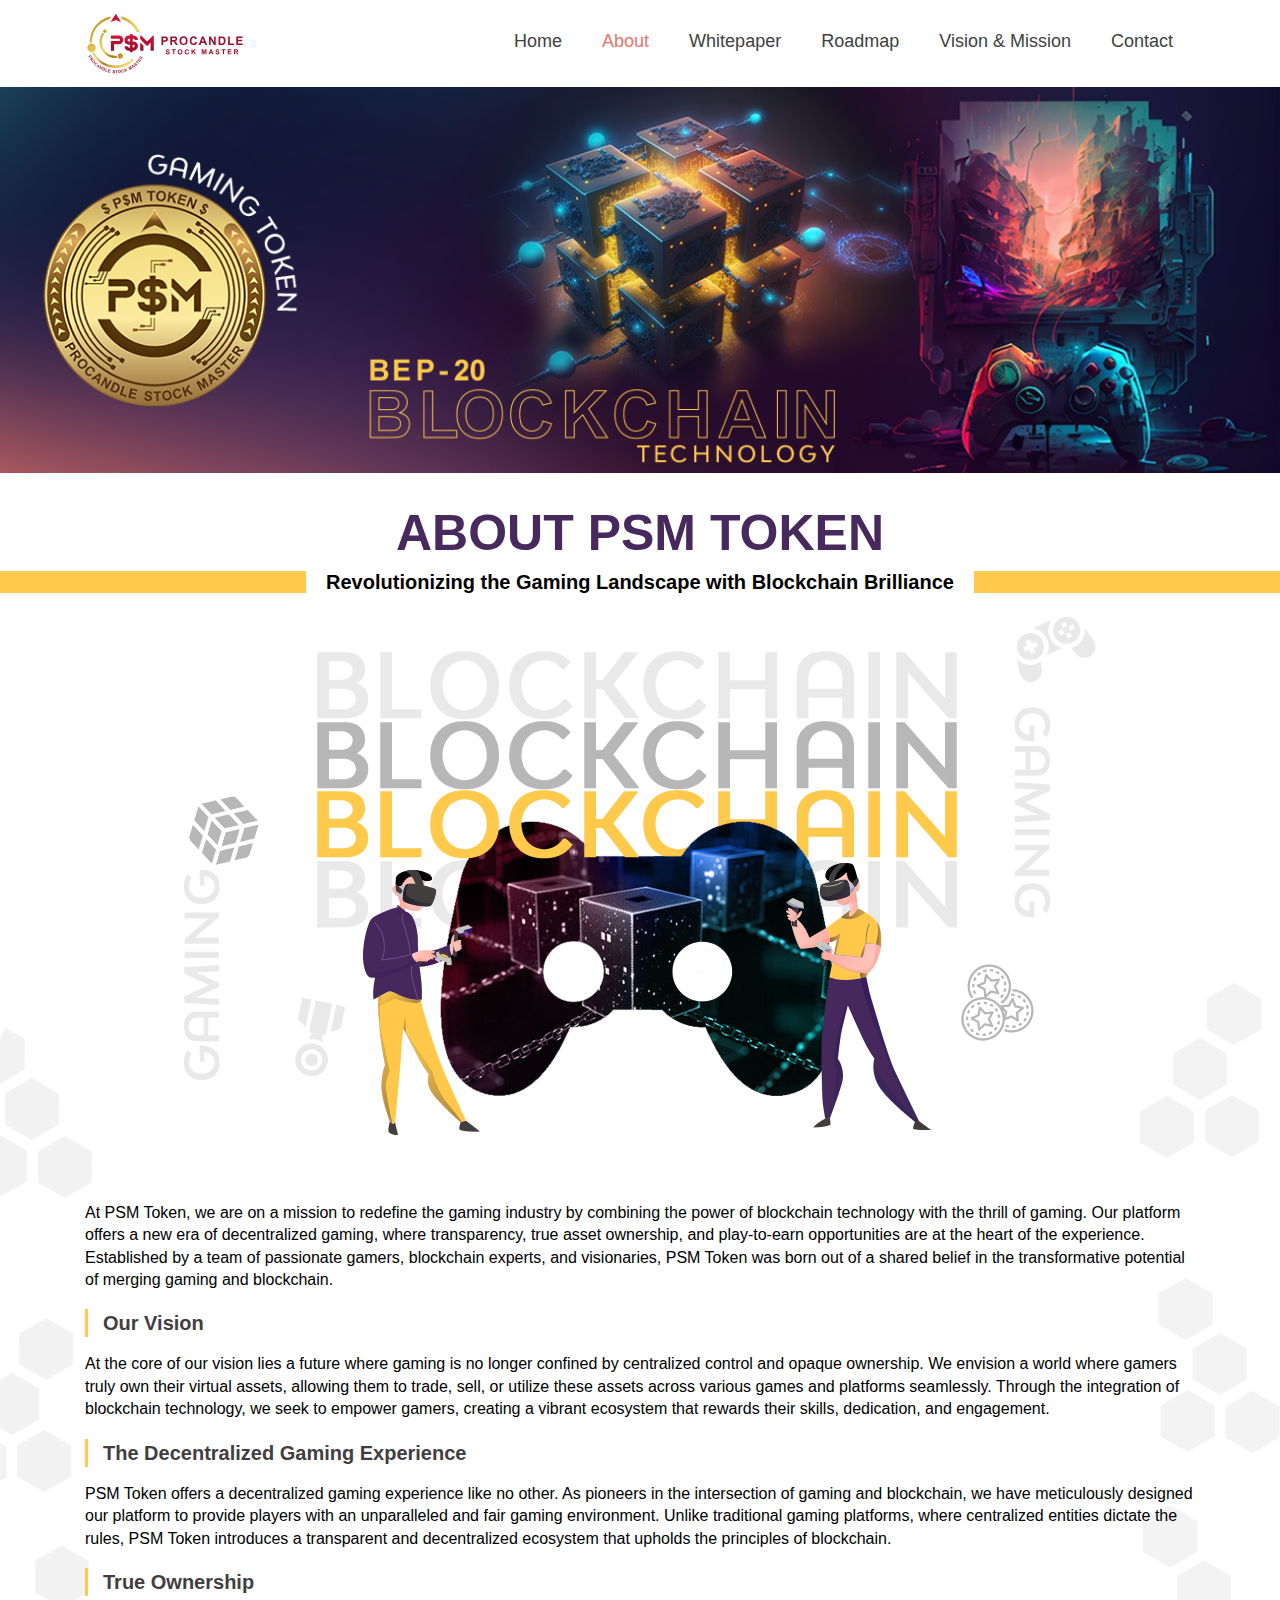
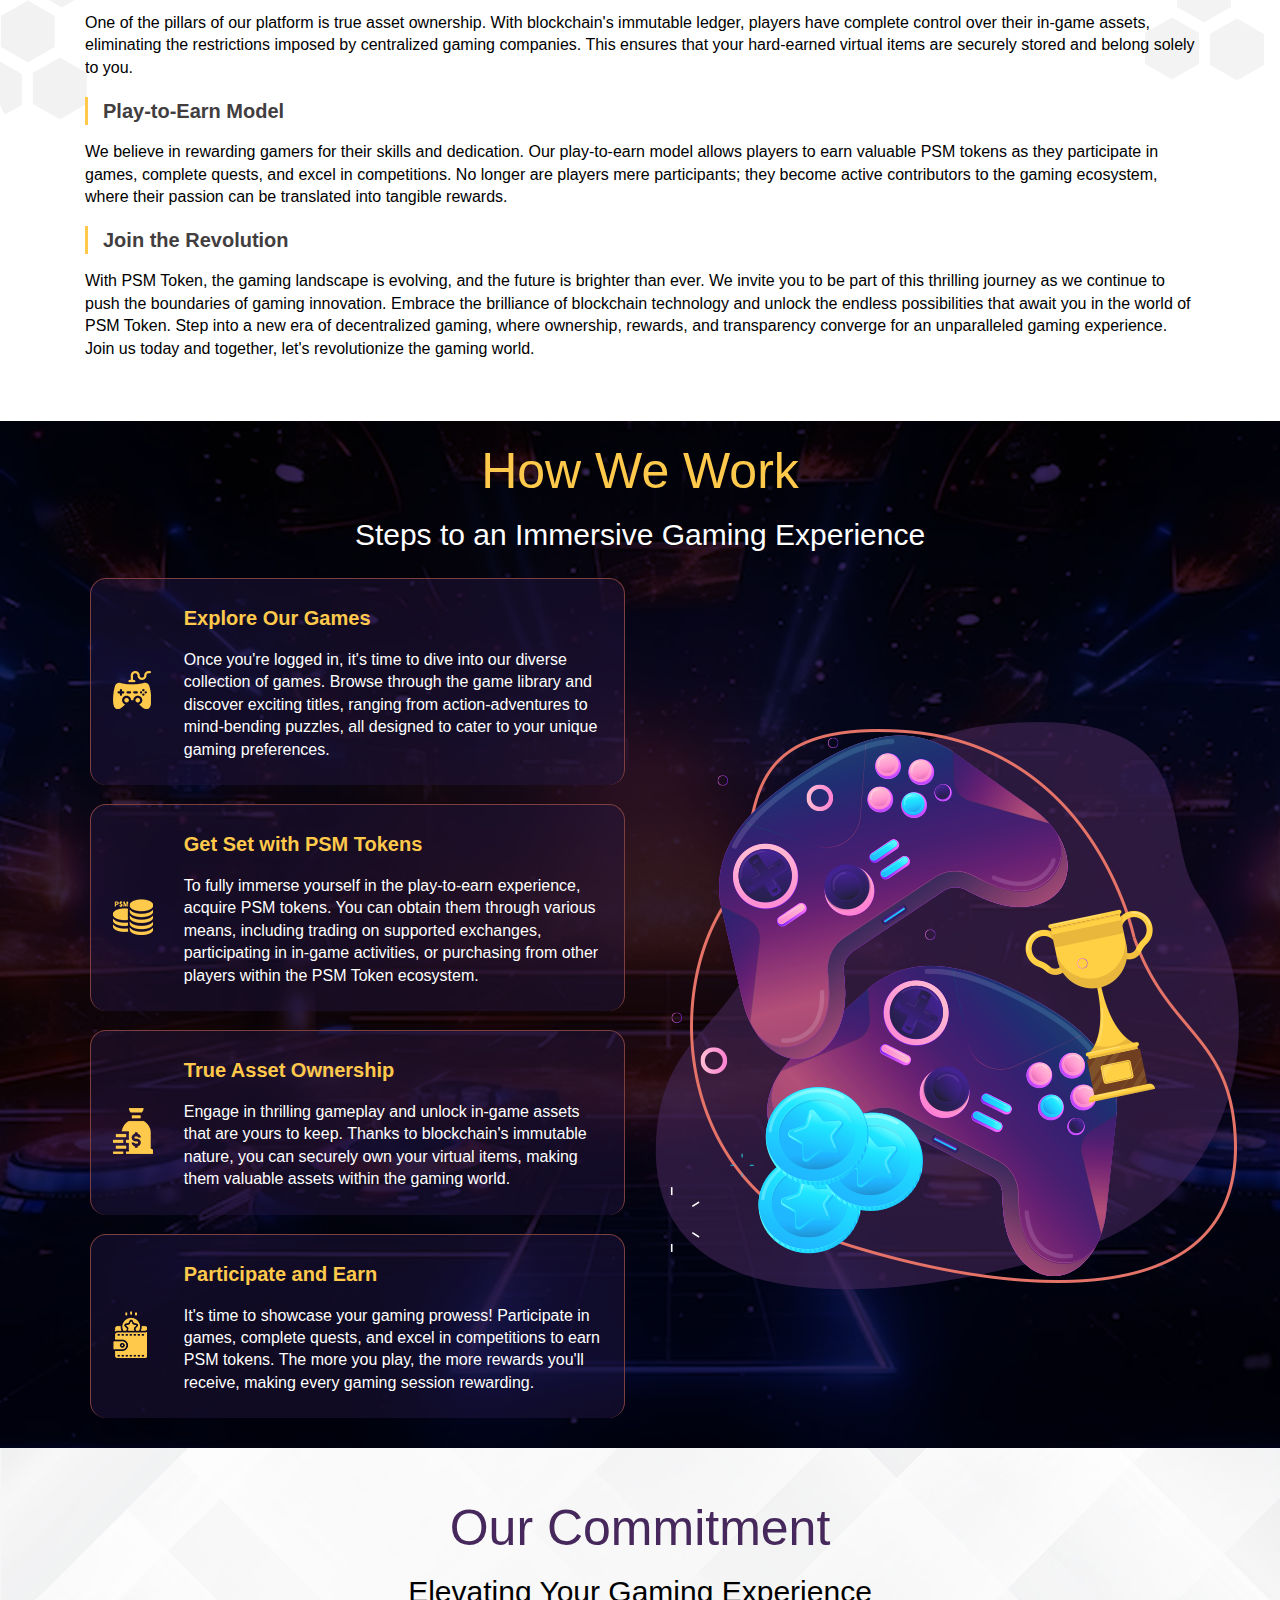
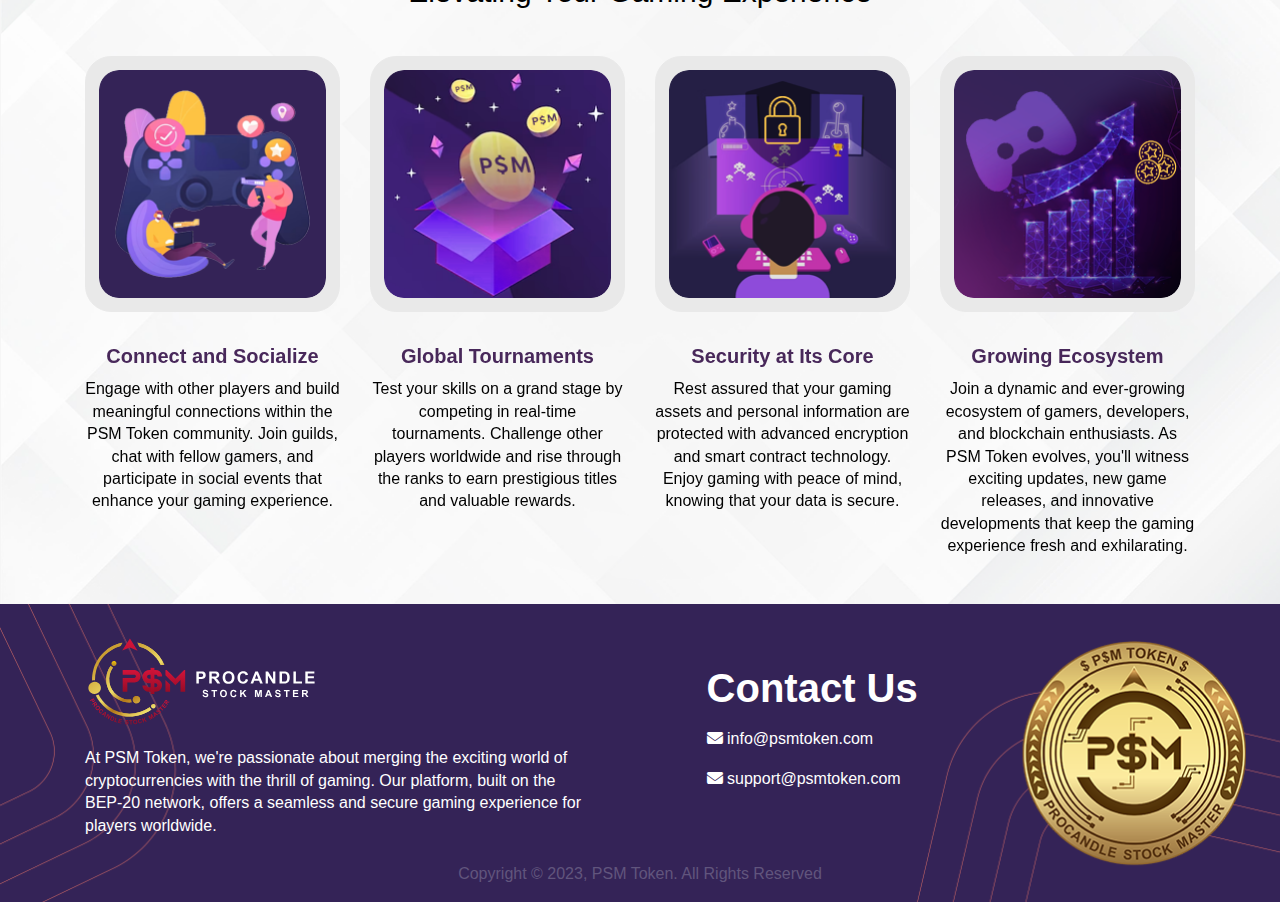
<file: template-kit/about-us/index.html>
<!DOCTYPE html>
<html lang="en-US">

<meta http-equiv="content-type" content="text/html;charset=UTF-8" />

<head>
	<meta charset="UTF-8">
	<meta name="viewport" content="width=device-width, initial-scale=1">
	<link rel="profile" href="http://gmpg.org/xfn/11">
	<title>About Us &#8211; PSM Token</title>
	<link rel="stylesheet" href="https://cdnjs.cloudflare.com/ajax/libs/font-awesome/6.4.0/css/all.min.css">
	<meta name='robots' content='max-image-preview:large' />
	<link rel="alternate" type="application/rss+xml" title="PSM Token &raquo; Feed"
		href="https://demothemesflat.co/cyfoniikit/feed/" />
	<link rel="alternate" type="application/rss+xml" title="PSM Token &raquo; Comments Feed"
		href="https://demothemesflat.co/cyfoniikit/comments/feed/" />
	<script>
		window._wpemojiSettings = { "baseUrl": "https:\/\/s.w.org\/images\/core\/emoji\/14.0.0\/72x72\/", "ext": ".png", "svgUrl": "https:\/\/s.w.org\/images\/core\/emoji\/14.0.0\/svg\/", "svgExt": ".svg", "source": { "concatemoji": "https:\/\/demothemesflat.co\/cyfoniikit\/wp-includes\/js\/wp-emoji-release.min.js?ver=6.2.2" } };
		/*! This file is auto-generated */
		!function (e, a, t) { var n, r, o, i = a.createElement("canvas"), p = i.getContext && i.getContext("2d"); function s(e, t) { p.clearRect(0, 0, i.width, i.height), p.fillText(e, 0, 0); e = i.toDataURL(); return p.clearRect(0, 0, i.width, i.height), p.fillText(t, 0, 0), e === i.toDataURL() } function c(e) { var t = a.createElement("script"); t.src = e, t.defer = t.type = "text/javascript", a.getElementsByTagName("head")[0].appendChild(t) } for (o = Array("flag", "emoji"), t.supports = { everything: !0, everythingExceptFlag: !0 }, r = 0; r < o.length; r++)t.supports[o[r]] = function (e) { if (p && p.fillText) switch (p.textBaseline = "top", p.font = "600 32px Arial", e) { case "flag": return s("\ud83c\udff3\ufe0f\u200d\u26a7\ufe0f", "\ud83c\udff3\ufe0f\u200b\u26a7\ufe0f") ? !1 : !s("\ud83c\uddfa\ud83c\uddf3", "\ud83c\uddfa\u200b\ud83c\uddf3") && !s("\ud83c\udff4\udb40\udc67\udb40\udc62\udb40\udc65\udb40\udc6e\udb40\udc67\udb40\udc7f", "\ud83c\udff4\u200b\udb40\udc67\u200b\udb40\udc62\u200b\udb40\udc65\u200b\udb40\udc6e\u200b\udb40\udc67\u200b\udb40\udc7f"); case "emoji": return !s("\ud83e\udef1\ud83c\udffb\u200d\ud83e\udef2\ud83c\udfff", "\ud83e\udef1\ud83c\udffb\u200b\ud83e\udef2\ud83c\udfff") }return !1 }(o[r]), t.supports.everything = t.supports.everything && t.supports[o[r]], "flag" !== o[r] && (t.supports.everythingExceptFlag = t.supports.everythingExceptFlag && t.supports[o[r]]); t.supports.everythingExceptFlag = t.supports.everythingExceptFlag && !t.supports.flag, t.DOMReady = !1, t.readyCallback = function () { t.DOMReady = !0 }, t.supports.everything || (n = function () { t.readyCallback() }, a.addEventListener ? (a.addEventListener("DOMContentLoaded", n, !1), e.addEventListener("load", n, !1)) : (e.attachEvent("onload", n), a.attachEvent("onreadystatechange", function () { "complete" === a.readyState && t.readyCallback() })), (e = t.source || {}).concatemoji ? c(e.concatemoji) : e.wpemoji && e.twemoji && (c(e.twemoji), c(e.wpemoji))) }(window, document, window._wpemojiSettings);
	</script>
	<style>
		img.wp-smiley,
		img.emoji {
			display: inline !important;
			border: none !important;
			box-shadow: none !important;
			height: 1em !important;
			width: 1em !important;
			margin: 0 0.07em !important;
			vertical-align: -0.1em !important;
			background: none !important;
			padding: 0 !important;
		}
	</style>
	<link rel='stylesheet' id='iziModal-css'
		href='../../wp-content/plugins/themesflat-addons-for-elementor/post-format/assets/css/iziModal3781.css?ver=6.2.2'
		media='all' />
	<link rel='stylesheet' id='tf-font-awesome-css'
		href='../../wp-content/plugins/elementor/assets/lib/font-awesome/css/all.min3781.css?ver=6.2.2' media='all' />
	<link rel='stylesheet' id='tf-regular-css'
		href='../../wp-content/plugins/elementor/assets/lib/font-awesome/css/regular.min3781.css?ver=6.2.2'
		media='all' />
	<link rel='stylesheet' id='tf-style-css'
		href='../../wp-content/plugins/themesflat-addons-for-elementor/assets/css/tf-style3781.css?ver=6.2.2'
		media='all' />
	<link rel='stylesheet' id='wp-block-library-css'
		href='../../wp-includes/css/dist/block-library/style.min3781.css?ver=6.2.2' media='all' />
	<link rel='stylesheet' id='classic-theme-styles-css'
		href='../../wp-includes/css/classic-themes.min3781.css?ver=6.2.2' media='all' />
	<style id='global-styles-inline-css'>
		body {
			--wp--preset--color--black: #000000;
			--wp--preset--color--cyan-bluish-gray: #abb8c3;
			--wp--preset--color--white: #ffffff;
			--wp--preset--color--pale-pink: #f78da7;
			--wp--preset--color--vivid-red: #cf2e2e;
			--wp--preset--color--luminous-vivid-orange: #ff6900;
			--wp--preset--color--luminous-vivid-amber: #fcb900;
			--wp--preset--color--light-green-cyan: #7bdcb5;
			--wp--preset--color--vivid-green-cyan: #00d084;
			--wp--preset--color--pale-cyan-blue: #8ed1fc;
			--wp--preset--color--vivid-cyan-blue: #0693e3;
			--wp--preset--color--vivid-purple: #9b51e0;
			--wp--preset--gradient--vivid-cyan-blue-to-vivid-purple: linear-gradient(135deg, rgba(6, 147, 227, 1) 0%, rgb(155, 81, 224) 100%);
			--wp--preset--gradient--light-green-cyan-to-vivid-green-cyan: linear-gradient(135deg, rgb(122, 220, 180) 0%, rgb(0, 208, 130) 100%);
			--wp--preset--gradient--luminous-vivid-amber-to-luminous-vivid-orange: linear-gradient(135deg, rgba(252, 185, 0, 1) 0%, rgba(255, 105, 0, 1) 100%);
			--wp--preset--gradient--luminous-vivid-orange-to-vivid-red: linear-gradient(135deg, rgba(255, 105, 0, 1) 0%, rgb(207, 46, 46) 100%);
			--wp--preset--gradient--very-light-gray-to-cyan-bluish-gray: linear-gradient(135deg, rgb(238, 238, 238) 0%, rgb(169, 184, 195) 100%);
			--wp--preset--gradient--cool-to-warm-spectrum: linear-gradient(135deg, rgb(74, 234, 220) 0%, rgb(151, 120, 209) 20%, rgb(207, 42, 186) 40%, rgb(238, 44, 130) 60%, rgb(251, 105, 98) 80%, rgb(254, 248, 76) 100%);
			--wp--preset--gradient--blush-light-purple: linear-gradient(135deg, rgb(255, 206, 236) 0%, rgb(152, 150, 240) 100%);
			--wp--preset--gradient--blush-bordeaux: linear-gradient(135deg, rgb(254, 205, 165) 0%, rgb(254, 45, 45) 50%, rgb(107, 0, 62) 100%);
			--wp--preset--gradient--luminous-dusk: linear-gradient(135deg, rgb(255, 203, 112) 0%, rgb(199, 81, 192) 50%, rgb(65, 88, 208) 100%);
			--wp--preset--gradient--pale-ocean: linear-gradient(135deg, rgb(255, 245, 203) 0%, rgb(182, 227, 212) 50%, rgb(51, 167, 181) 100%);
			--wp--preset--gradient--electric-grass: linear-gradient(135deg, rgb(202, 248, 128) 0%, rgb(113, 206, 126) 100%);
			--wp--preset--gradient--midnight: linear-gradient(135deg, rgb(2, 3, 129) 0%, rgb(40, 116, 252) 100%);
			--wp--preset--duotone--dark-grayscale: url('#wp-duotone-dark-grayscale');
			--wp--preset--duotone--grayscale: url('#wp-duotone-grayscale');
			--wp--preset--duotone--purple-yellow: url('#wp-duotone-purple-yellow');
			--wp--preset--duotone--blue-red: url('#wp-duotone-blue-red');
			--wp--preset--duotone--midnight: url('#wp-duotone-midnight');
			--wp--preset--duotone--magenta-yellow: url('#wp-duotone-magenta-yellow');
			--wp--preset--duotone--purple-green: url('#wp-duotone-purple-green');
			--wp--preset--duotone--blue-orange: url('#wp-duotone-blue-orange');
			--wp--preset--font-size--small: 13px;
			--wp--preset--font-size--medium: 20px;
			--wp--preset--font-size--large: 36px;
			--wp--preset--font-size--x-large: 42px;
			--wp--preset--spacing--20: 0.44rem;
			--wp--preset--spacing--30: 0.67rem;
			--wp--preset--spacing--40: 1rem;
			--wp--preset--spacing--50: 1.5rem;
			--wp--preset--spacing--60: 2.25rem;
			--wp--preset--spacing--70: 3.38rem;
			--wp--preset--spacing--80: 5.06rem;
			--wp--preset--shadow--natural: 6px 6px 9px rgba(0, 0, 0, 0.2);
			--wp--preset--shadow--deep: 12px 12px 50px rgba(0, 0, 0, 0.4);
			--wp--preset--shadow--sharp: 6px 6px 0px rgba(0, 0, 0, 0.2);
			--wp--preset--shadow--outlined: 6px 6px 0px -3px rgba(255, 255, 255, 1), 6px 6px rgba(0, 0, 0, 1);
			--wp--preset--shadow--crisp: 6px 6px 0px rgba(0, 0, 0, 1);
		}

		:where(.is-layout-flex) {
			gap: 0.5em;
		}

		body .is-layout-flow>.alignleft {
			float: left;
			margin-inline-start: 0;
			margin-inline-end: 2em;
		}

		body .is-layout-flow>.alignright {
			float: right;
			margin-inline-start: 2em;
			margin-inline-end: 0;
		}

		body .is-layout-flow>.aligncenter {
			margin-left: auto !important;
			margin-right: auto !important;
		}

		body .is-layout-constrained>.alignleft {
			float: left;
			margin-inline-start: 0;
			margin-inline-end: 2em;
		}

		body .is-layout-constrained>.alignright {
			float: right;
			margin-inline-start: 2em;
			margin-inline-end: 0;
		}

		body .is-layout-constrained>.aligncenter {
			margin-left: auto !important;
			margin-right: auto !important;
		}

		body .is-layout-constrained> :where(:not(.alignleft):not(.alignright):not(.alignfull)) {
			max-width: var(--wp--style--global--content-size);
			margin-left: auto !important;
			margin-right: auto !important;
		}

		body .is-layout-constrained>.alignwide {
			max-width: var(--wp--style--global--wide-size);
		}

		body .is-layout-flex {
			display: flex;
		}

		body .is-layout-flex {
			flex-wrap: wrap;
			align-items: center;
		}

		body .is-layout-flex>* {
			margin: 0;
		}

		:where(.wp-block-columns.is-layout-flex) {
			gap: 2em;
		}

		.has-black-color {
			color: var(--wp--preset--color--black) !important;
		}

		.has-cyan-bluish-gray-color {
			color: var(--wp--preset--color--cyan-bluish-gray) !important;
		}

		.has-white-color {
			color: var(--wp--preset--color--white) !important;
		}

		.has-pale-pink-color {
			color: var(--wp--preset--color--pale-pink) !important;
		}

		.has-vivid-red-color {
			color: var(--wp--preset--color--vivid-red) !important;
		}

		.has-luminous-vivid-orange-color {
			color: var(--wp--preset--color--luminous-vivid-orange) !important;
		}

		.has-luminous-vivid-amber-color {
			color: var(--wp--preset--color--luminous-vivid-amber) !important;
		}

		.has-light-green-cyan-color {
			color: var(--wp--preset--color--light-green-cyan) !important;
		}

		.has-vivid-green-cyan-color {
			color: var(--wp--preset--color--vivid-green-cyan) !important;
		}

		.has-pale-cyan-blue-color {
			color: var(--wp--preset--color--pale-cyan-blue) !important;
		}

		.has-vivid-cyan-blue-color {
			color: var(--wp--preset--color--vivid-cyan-blue) !important;
		}

		.has-vivid-purple-color {
			color: var(--wp--preset--color--vivid-purple) !important;
		}

		.has-black-background-color {
			background-color: var(--wp--preset--color--black) !important;
		}

		.has-cyan-bluish-gray-background-color {
			background-color: var(--wp--preset--color--cyan-bluish-gray) !important;
		}

		.has-white-background-color {
			background-color: var(--wp--preset--color--white) !important;
		}

		.has-pale-pink-background-color {
			background-color: var(--wp--preset--color--pale-pink) !important;
		}

		.has-vivid-red-background-color {
			background-color: var(--wp--preset--color--vivid-red) !important;
		}

		.has-luminous-vivid-orange-background-color {
			background-color: var(--wp--preset--color--luminous-vivid-orange) !important;
		}

		.has-luminous-vivid-amber-background-color {
			background-color: var(--wp--preset--color--luminous-vivid-amber) !important;
		}

		.has-light-green-cyan-background-color {
			background-color: var(--wp--preset--color--light-green-cyan) !important;
		}

		.has-vivid-green-cyan-background-color {
			background-color: var(--wp--preset--color--vivid-green-cyan) !important;
		}

		.has-pale-cyan-blue-background-color {
			background-color: var(--wp--preset--color--pale-cyan-blue) !important;
		}

		.has-vivid-cyan-blue-background-color {
			background-color: var(--wp--preset--color--vivid-cyan-blue) !important;
		}

		.has-vivid-purple-background-color {
			background-color: var(--wp--preset--color--vivid-purple) !important;
		}

		.has-black-border-color {
			border-color: var(--wp--preset--color--black) !important;
		}

		.has-cyan-bluish-gray-border-color {
			border-color: var(--wp--preset--color--cyan-bluish-gray) !important;
		}

		.has-white-border-color {
			border-color: var(--wp--preset--color--white) !important;
		}

		.has-pale-pink-border-color {
			border-color: var(--wp--preset--color--pale-pink) !important;
		}

		.has-vivid-red-border-color {
			border-color: var(--wp--preset--color--vivid-red) !important;
		}

		.has-luminous-vivid-orange-border-color {
			border-color: var(--wp--preset--color--luminous-vivid-orange) !important;
		}

		.has-luminous-vivid-amber-border-color {
			border-color: var(--wp--preset--color--luminous-vivid-amber) !important;
		}

		.has-light-green-cyan-border-color {
			border-color: var(--wp--preset--color--light-green-cyan) !important;
		}

		.has-vivid-green-cyan-border-color {
			border-color: var(--wp--preset--color--vivid-green-cyan) !important;
		}

		.has-pale-cyan-blue-border-color {
			border-color: var(--wp--preset--color--pale-cyan-blue) !important;
		}

		.has-vivid-cyan-blue-border-color {
			border-color: var(--wp--preset--color--vivid-cyan-blue) !important;
		}

		.has-vivid-purple-border-color {
			border-color: var(--wp--preset--color--vivid-purple) !important;
		}

		.has-vivid-cyan-blue-to-vivid-purple-gradient-background {
			background: var(--wp--preset--gradient--vivid-cyan-blue-to-vivid-purple) !important;
		}

		.has-light-green-cyan-to-vivid-green-cyan-gradient-background {
			background: var(--wp--preset--gradient--light-green-cyan-to-vivid-green-cyan) !important;
		}

		.has-luminous-vivid-amber-to-luminous-vivid-orange-gradient-background {
			background: var(--wp--preset--gradient--luminous-vivid-amber-to-luminous-vivid-orange) !important;
		}

		.has-luminous-vivid-orange-to-vivid-red-gradient-background {
			background: var(--wp--preset--gradient--luminous-vivid-orange-to-vivid-red) !important;
		}

		.has-very-light-gray-to-cyan-bluish-gray-gradient-background {
			background: var(--wp--preset--gradient--very-light-gray-to-cyan-bluish-gray) !important;
		}

		.has-cool-to-warm-spectrum-gradient-background {
			background: var(--wp--preset--gradient--cool-to-warm-spectrum) !important;
		}

		.has-blush-light-purple-gradient-background {
			background: var(--wp--preset--gradient--blush-light-purple) !important;
		}

		.has-blush-bordeaux-gradient-background {
			background: var(--wp--preset--gradient--blush-bordeaux) !important;
		}

		.has-luminous-dusk-gradient-background {
			background: var(--wp--preset--gradient--luminous-dusk) !important;
		}

		.has-pale-ocean-gradient-background {
			background: var(--wp--preset--gradient--pale-ocean) !important;
		}

		.has-electric-grass-gradient-background {
			background: var(--wp--preset--gradient--electric-grass) !important;
		}

		.has-midnight-gradient-background {
			background: var(--wp--preset--gradient--midnight) !important;
		}

		.has-small-font-size {
			font-size: var(--wp--preset--font-size--small) !important;
		}

		.has-medium-font-size {
			font-size: var(--wp--preset--font-size--medium) !important;
		}

		.has-large-font-size {
			font-size: var(--wp--preset--font-size--large) !important;
		}

		.has-x-large-font-size {
			font-size: var(--wp--preset--font-size--x-large) !important;
		}

		.wp-block-navigation a:where(:not(.wp-element-button)) {
			color: inherit;
		}

		:where(.wp-block-columns.is-layout-flex) {
			gap: 2em;
		}

		.wp-block-pullquote {
			font-size: 1.5em;
			line-height: 1.6;
		}
	</style>
	<link rel='stylesheet' id='template-kit-export-css'
		href='../../wp-content/plugins/template-kit-export/public/assets/css/template-kit-export-public.min365c.css?ver=1.0.21'
		media='all' />
	<link rel='stylesheet' id='hello-elementor-css'
		href='../../wp-content/themes/hello-elementor/style.minc141.css?ver=2.6.1' media='all' />
	<link rel='stylesheet' id='hello-elementor-theme-style-css'
		href='../../wp-content/themes/hello-elementor/theme.minc141.css?ver=2.6.1' media='all' />
	<link rel='stylesheet' id='elementor-frontend-css'
		href='../../wp-content/plugins/elementor/assets/css/frontend-lite.mina1c3.css?ver=3.14.1' media='all' />
	<link rel='stylesheet' id='elementor-post-7-css'
		href='../../wp-content/uploads/elementor/css/post-71acf.css?ver=1688981764' media='all' />
	<link rel='stylesheet' id='elementor-icons-ekiticons-css'
		href='../../wp-content/plugins/elementskit-lite/modules/elementskit-icon-pack/assets/css/ekiticons5b0a.css?ver=2.9.0'
		media='all' />
	<link rel='stylesheet' id='elementor-icons-css'
		href='../../wp-content/plugins/elementor/assets/lib/eicons/css/elementor-icons.minfc13.css?ver=5.20.0'
		media='all' />
	<link rel='stylesheet' id='swiper-css'
		href='../../wp-content/plugins/elementor/assets/lib/swiper/css/swiper.min48f5.css?ver=5.3.6' media='all' />
	<link rel='stylesheet' id='font-awesome-5-all-css'
		href='../../wp-content/plugins/elementor/assets/lib/font-awesome/css/all.mina1c3.css?ver=3.14.1' media='all' />
	<link rel='stylesheet' id='font-awesome-4-shim-css'
		href='../../wp-content/plugins/elementor/assets/lib/font-awesome/css/v4-shims.mina1c3.css?ver=3.14.1'
		media='all' />
	<link rel='stylesheet' id='elementor-post-2427-css'
		href='../../wp-content/uploads/elementor/css/post-2427f8ca.css?ver=1690551562' media='all' />
	<link rel='stylesheet' id='ekit-widget-styles-css'
		href='../../wp-content/plugins/elementskit-lite/widgets/init/assets/css/widget-styles5b0a.css?ver=2.9.0'
		media='all' />
	<link rel='stylesheet' id='ekit-responsive-css'
		href='../../wp-content/plugins/elementskit-lite/widgets/init/assets/css/responsive5b0a.css?ver=2.9.0'
		media='all' />
	<link rel='stylesheet' id='google-fonts-1-css'
		href='https://fonts.googleapis.com/css?family=Zen+Dots%3A100%2C100italic%2C200%2C200italic%2C300%2C300italic%2C400%2C400italic%2C500%2C500italic%2C600%2C600italic%2C700%2C700italic%2C800%2C800italic%2C900%2C900italic%7CReadex+Pro%3A100%2C100italic%2C200%2C200italic%2C300%2C300italic%2C400%2C400italic%2C500%2C500italic%2C600%2C600italic%2C700%2C700italic%2C800%2C800italic%2C900%2C900italic&amp;display=swap&amp;ver=6.2.2'
		media='all' />
	<link rel='stylesheet' id='elementor-icons-shared-0-css'
		href='../../wp-content/plugins/elementor/assets/lib/font-awesome/css/fontawesome.min52d5.css?ver=5.15.3'
		media='all' />
	<link rel='stylesheet' id='elementor-icons-fa-brands-css'
		href='../../wp-content/plugins/elementor/assets/lib/font-awesome/css/brands.min52d5.css?ver=5.15.3'
		media='all' />
	<link rel='stylesheet' id='elementor-icons-fa-solid-css'
		href='../../wp-content/plugins/elementor/assets/lib/font-awesome/css/solid.min52d5.css?ver=5.15.3'
		media='all' />
	<link rel="preconnect" href="https://fonts.gstatic.com/" crossorigin>
	<script src='../../wp-includes/js/jquery/jquery.min5aed.js?ver=3.6.4' id='jquery-core-js'></script>
	<script src='../../wp-includes/js/jquery/jquery-migrate.min6b00.js?ver=3.4.0' id='jquery-migrate-js'></script>
	<script src='../../wp-content/plugins/elementor/assets/lib/swiper/swiper.min3781.js?ver=6.2.2'
		id='tf-swiper-js'></script>
	<script
		src='../../wp-content/plugins/template-kit-export/public/assets/js/template-kit-export-public.min365c.js?ver=1.0.21'
		id='template-kit-export-js'></script>
	<script src='../../wp-content/plugins/elementor/assets/lib/font-awesome/js/v4-shims.mina1c3.js?ver=3.14.1'
		id='font-awesome-4-shim-js'></script>
	<link rel="https://api.w.org/" href="https://demothemesflat.co/cyfoniikit/wp-json/" />
	<link rel="EditURI" type="application/rsd+xml" title="RSD"
		href="https://demothemesflat.co/cyfoniikit/xmlrpc.php?rsd" />
	<link rel="wlwmanifest" type="application/wlwmanifest+xml"
		href="https://demothemesflat.co/cyfoniikit/wp-includes/wlwmanifest.xml" />
	<meta name="generator" content="WordPress 6.2.2" />
	<link rel="canonical" href="index.html" />
	<link rel='shortlink' href='https://demothemesflat.co/cyfoniikit/?p=2427' />
	<link rel="alternate" type="application/json+oembed"
		href="https://demothemesflat.co/cyfoniikit/wp-json/oembed/1.0/embed?url=https%3A%2F%2Fdemothemesflat.co%2Fcyfoniikit%2Ftemplate-kit%2Fabout-us%2F" />
	<link rel="alternate" type="text/xml+oembed"
		href="https://demothemesflat.co/cyfoniikit/wp-json/oembed/1.0/embed?url=https%3A%2F%2Fdemothemesflat.co%2Fcyfoniikit%2Ftemplate-kit%2Fabout-us%2F&amp;format=xml" />
	<meta name="generator"
		content="Elementor 3.14.1; features: e_dom_optimization, e_optimized_assets_loading, e_optimized_css_loading, a11y_improvements, additional_custom_breakpoints; settings: css_print_method-external, google_font-enabled, font_display-swap">
	<link rel="icon" href="../../wp-content/uploads/2022/10/cropped-Favicon-3-32x32.png" sizes="32x32" />
	<link rel="icon" href="../../wp-content/uploads/2022/10/cropped-Favicon-3-192x192.png" sizes="192x192" />
	<link rel="apple-touch-icon" href="../../wp-content/uploads/2022/10/cropped-Favicon-3-180x180.png" />
	<meta name="msapplication-TileImage"
		content="https://demothemesflat.co/cyfoniikit/wp-content/uploads/2022/10/cropped-Favicon-3-270x270.png" />
</head>

<body
	class="envato_tk_templates-template envato_tk_templates-template-elementor_header_footer single single-envato_tk_templates postid-2427 elementor-default elementor-template-full-width elementor-kit-7 elementor-page elementor-page-2427">

	<svg xmlns="http://www.w3.org/2000/svg" viewBox="0 0 0 0" width="0" height="0" focusable="false" role="none"
		style="visibility: hidden; position: absolute; left: -9999px; overflow: hidden;">
		<defs>
			<filter id="wp-duotone-dark-grayscale">
				<feColorMatrix color-interpolation-filters="sRGB" type="matrix"
					values=" .299 .587 .114 0 0 .299 .587 .114 0 0 .299 .587 .114 0 0 .299 .587 .114 0 0 " />
				<feComponentTransfer color-interpolation-filters="sRGB">
					<feFuncR type="table" tableValues="0 0.49803921568627" />
					<feFuncG type="table" tableValues="0 0.49803921568627" />
					<feFuncB type="table" tableValues="0 0.49803921568627" />
					<feFuncA type="table" tableValues="1 1" />
				</feComponentTransfer>
				<feComposite in2="SourceGraphic" operator="in" />
			</filter>
		</defs>
	</svg><svg xmlns="http://www.w3.org/2000/svg" viewBox="0 0 0 0" width="0" height="0" focusable="false" role="none"
		style="visibility: hidden; position: absolute; left: -9999px; overflow: hidden;">
		<defs>
			<filter id="wp-duotone-grayscale">
				<feColorMatrix color-interpolation-filters="sRGB" type="matrix"
					values=" .299 .587 .114 0 0 .299 .587 .114 0 0 .299 .587 .114 0 0 .299 .587 .114 0 0 " />
				<feComponentTransfer color-interpolation-filters="sRGB">
					<feFuncR type="table" tableValues="0 1" />
					<feFuncG type="table" tableValues="0 1" />
					<feFuncB type="table" tableValues="0 1" />
					<feFuncA type="table" tableValues="1 1" />
				</feComponentTransfer>
				<feComposite in2="SourceGraphic" operator="in" />
			</filter>
		</defs>
	</svg><svg xmlns="http://www.w3.org/2000/svg" viewBox="0 0 0 0" width="0" height="0" focusable="false" role="none"
		style="visibility: hidden; position: absolute; left: -9999px; overflow: hidden;">
		<defs>
			<filter id="wp-duotone-purple-yellow">
				<feColorMatrix color-interpolation-filters="sRGB" type="matrix"
					values=" .299 .587 .114 0 0 .299 .587 .114 0 0 .299 .587 .114 0 0 .299 .587 .114 0 0 " />
				<feComponentTransfer color-interpolation-filters="sRGB">
					<feFuncR type="table" tableValues="0.54901960784314 0.98823529411765" />
					<feFuncG type="table" tableValues="0 1" />
					<feFuncB type="table" tableValues="0.71764705882353 0.25490196078431" />
					<feFuncA type="table" tableValues="1 1" />
				</feComponentTransfer>
				<feComposite in2="SourceGraphic" operator="in" />
			</filter>
		</defs>
	</svg><svg xmlns="http://www.w3.org/2000/svg" viewBox="0 0 0 0" width="0" height="0" focusable="false" role="none"
		style="visibility: hidden; position: absolute; left: -9999px; overflow: hidden;">
		<defs>
			<filter id="wp-duotone-blue-red">
				<feColorMatrix color-interpolation-filters="sRGB" type="matrix"
					values=" .299 .587 .114 0 0 .299 .587 .114 0 0 .299 .587 .114 0 0 .299 .587 .114 0 0 " />
				<feComponentTransfer color-interpolation-filters="sRGB">
					<feFuncR type="table" tableValues="0 1" />
					<feFuncG type="table" tableValues="0 0.27843137254902" />
					<feFuncB type="table" tableValues="0.5921568627451 0.27843137254902" />
					<feFuncA type="table" tableValues="1 1" />
				</feComponentTransfer>
				<feComposite in2="SourceGraphic" operator="in" />
			</filter>
		</defs>
	</svg><svg xmlns="http://www.w3.org/2000/svg" viewBox="0 0 0 0" width="0" height="0" focusable="false" role="none"
		style="visibility: hidden; position: absolute; left: -9999px; overflow: hidden;">
		<defs>
			<filter id="wp-duotone-midnight">
				<feColorMatrix color-interpolation-filters="sRGB" type="matrix"
					values=" .299 .587 .114 0 0 .299 .587 .114 0 0 .299 .587 .114 0 0 .299 .587 .114 0 0 " />
				<feComponentTransfer color-interpolation-filters="sRGB">
					<feFuncR type="table" tableValues="0 0" />
					<feFuncG type="table" tableValues="0 0.64705882352941" />
					<feFuncB type="table" tableValues="0 1" />
					<feFuncA type="table" tableValues="1 1" />
				</feComponentTransfer>
				<feComposite in2="SourceGraphic" operator="in" />
			</filter>
		</defs>
	</svg><svg xmlns="http://www.w3.org/2000/svg" viewBox="0 0 0 0" width="0" height="0" focusable="false" role="none"
		style="visibility: hidden; position: absolute; left: -9999px; overflow: hidden;">
		<defs>
			<filter id="wp-duotone-magenta-yellow">
				<feColorMatrix color-interpolation-filters="sRGB" type="matrix"
					values=" .299 .587 .114 0 0 .299 .587 .114 0 0 .299 .587 .114 0 0 .299 .587 .114 0 0 " />
				<feComponentTransfer color-interpolation-filters="sRGB">
					<feFuncR type="table" tableValues="0.78039215686275 1" />
					<feFuncG type="table" tableValues="0 0.94901960784314" />
					<feFuncB type="table" tableValues="0.35294117647059 0.47058823529412" />
					<feFuncA type="table" tableValues="1 1" />
				</feComponentTransfer>
				<feComposite in2="SourceGraphic" operator="in" />
			</filter>
		</defs>
	</svg><svg xmlns="http://www.w3.org/2000/svg" viewBox="0 0 0 0" width="0" height="0" focusable="false" role="none"
		style="visibility: hidden; position: absolute; left: -9999px; overflow: hidden;">
		<defs>
			<filter id="wp-duotone-purple-green">
				<feColorMatrix color-interpolation-filters="sRGB" type="matrix"
					values=" .299 .587 .114 0 0 .299 .587 .114 0 0 .299 .587 .114 0 0 .299 .587 .114 0 0 " />
				<feComponentTransfer color-interpolation-filters="sRGB">
					<feFuncR type="table" tableValues="0.65098039215686 0.40392156862745" />
					<feFuncG type="table" tableValues="0 1" />
					<feFuncB type="table" tableValues="0.44705882352941 0.4" />
					<feFuncA type="table" tableValues="1 1" />
				</feComponentTransfer>
				<feComposite in2="SourceGraphic" operator="in" />
			</filter>
		</defs>
	</svg><svg xmlns="http://www.w3.org/2000/svg" viewBox="0 0 0 0" width="0" height="0" focusable="false" role="none"
		style="visibility: hidden; position: absolute; left: -9999px; overflow: hidden;">
		<defs>
			<filter id="wp-duotone-blue-orange">
				<feColorMatrix color-interpolation-filters="sRGB" type="matrix"
					values=" .299 .587 .114 0 0 .299 .587 .114 0 0 .299 .587 .114 0 0 .299 .587 .114 0 0 " />
				<feComponentTransfer color-interpolation-filters="sRGB">
					<feFuncR type="table" tableValues="0.098039215686275 1" />
					<feFuncG type="table" tableValues="0 0.66274509803922" />
					<feFuncB type="table" tableValues="0.84705882352941 0.41960784313725" />
					<feFuncA type="table" tableValues="1 1" />
				</feComponentTransfer>
				<feComposite in2="SourceGraphic" operator="in" />
			</filter>
		</defs>
	</svg>
	<div id="page" class="hfeed site">


		<header class="site-header tf-custom-header" role="banner">
			<div class="tf-container">
				<div class="tf-row">
					<div class="tf-col">
						<div data-elementor-type="wp-post" data-elementor-id="190" class="elementor elementor-190">
							<section
								class="elementor-section elementor-top-section elementor-element elementor-element-3f9441df elementor-section-boxed elementor-section-height-default elementor-section-height-default tf-sticky-section tf-sticky-no"
								data-id="3f9441df" data-element_type="section"
								data-settings="{&quot;tf_sticky&quot;:&quot;no&quot;}">
								<div class="elementor-container elementor-column-gap-default">
									<div class="elementor-column elementor-col-25 elementor-top-column elementor-element elementor-element-34486d5f"
										data-id="34486d5f" data-element_type="column">
										<div class="elementor-widget-wrap elementor-element-populated">
											<div class="elementor-element elementor-element-3bddb0fb elementor-widget elementor-widget-image"
												data-id="3bddb0fb" data-element_type="widget"
												data-widget_type="image.default">
												<div class="elementor-widget-container">
													<style>
														/*! elementor - v3.14.0 - 26-06-2023 */
														.elementor-widget-image {
															text-align: center
														}

														.elementor-widget-image a {
															display: inline-block
														}

														.elementor-widget-image a img[src$=".svg"] {
															width: 160px
														}

														.elementor-widget-image img {
															vertical-align: middle;
															display: inline-block
														}
													</style> <a href="../../index.html">
														<img width="160" height="38"
															src="../../wp-content/images/00/PSM_Logo_final.svg"
															class="attachment-full size-full wp-image-13" alt=""
															loading="lazy"
															sizes="(max-width: 160px) 100vw, 160px" /> </a>
												</div>
											</div>
										</div>
									</div>
									<div class="elementor-column elementor-col-50 elementor-top-column elementor-element elementor-element-62c112fd"
										data-id="62c112fd" data-element_type="column">
										<div class="elementor-widget-wrap elementor-element-populated">
											<div class="elementor-element elementor-element-16576247 elementor-widget-tablet__width-auto elementor-widget elementor-widget-tf-nav-menu"
												data-id="16576247" data-element_type="widget"
												data-widget_type="tf-nav-menu.default">
												<div class="elementor-widget-container">
													<div class="tf-nav-menu tf-alignment-center horizontal menu-panel-style-left tf_link_effect_none tf_animation_line_ dropdown-style1 tf-nav-64c3c50a4b9b6"
														data-id_random="tf-nav-64c3c50a4b9b6">
														<div class="nav-panel mobile-menu-alignment-left">
															<div class="wrap-logo-nav"><a
																	href="../../index.html"
																	class="logo-nav"> <img
																		src="../../wp-content/images/00/PSM_Logo_final.svg"
																		alt="PSM Token"></a>
															</div>
															<div class="mainnav-mobi">
																<div class="menu-container tf-menu-container">
																	<ul id="menu-main" class="menu">
																		<li id="menu-item-209"
																			class="menu-item menu-item-type-custom menu-item-object-custom menu-item-has-children menu-item-209">
																			<a href="../../index.html">Home<i class="fa fa-angle-right"
																					aria-hidden="true"></i></a>
																			<!-- <ul class="sub-menu">
																				<li id="menu-item-210"
																					class="menu-item menu-item-type-custom menu-item-object-custom menu-item-210">
																					<a href="../home-01/index.html">Home
																						01<i class="fa fa-angle-right"
																							aria-hidden="true"></i></a>
																				</li>
																				<li id="menu-item-211"
																					class="menu-item menu-item-type-custom menu-item-object-custom menu-item-211">
																					<a href="../home-02/index.html">Home
																						02<i class="fa fa-angle-right"
																							aria-hidden="true"></i></a>
																				</li>
																				<li id="menu-item-212"
																					class="menu-item menu-item-type-custom menu-item-object-custom menu-item-212">
																					<a href="../home-03/index.html">Home
																						03<i class="fa fa-angle-right"
																							aria-hidden="true"></i></a>
																				</li>
																			</ul> -->
																		</li>
																		<li id="menu-item-213"
																			class="menu-item menu-item-type-custom menu-item-object-custom menu-item-213 current-menu-ancestor current-menu-parent ">
																			<a
																				href="index.html">About<i
																					class="fa fa-angle-right"
																					aria-hidden="true"></i></a>
																		</li>
																		<li id="menu-item-214"
																			class="menu-item menu-item-type-custom menu-item-object-custom menu-item-214">
																			<a
																			href="../../wp-content/images/PSM_Whitepaper.pdf" target="_blank">Whitepaper<i class="fa fa-angle-right"
																					aria-hidden="true"></i></a>
																		</li>
																		<li id="menu-item-214"
																			class="menu-item menu-item-type-custom menu-item-object-custom menu-item-214">
																			<a
																				href="../road-map/index.html">Roadmap<i class="fa fa-angle-right"
																					aria-hidden="true"></i></a>
																		</li>
																		<!-- <li id="menu-item-215"
																			class="menu-item menu-item-type-custom menu-item-object-custom menu-item-215">
																			<a
																				href="https://demothemesflat.co/cyfoniikit/?elementor_library=our-team">Team<i
																					class="fa fa-angle-right"
																					aria-hidden="true"></i></a>
																		</li> -->
																		<li id="menu-item-216"
																			class="menu-item menu-item-type-custom menu-item-object-custom menu-item-has-children menu-item-216">
																			<a href="../visions-mission/index.html">Vision & Mission</a>
																			<!-- <ul class="sub-menu">
																				<li id="menu-item-217"
																					class="menu-item menu-item-type-custom menu-item-object-custom menu-item-217">
																					<a
																						href="../visions-mission/index.html">Visions
																						&#038; Mission<i
																							class="fa fa-angle-right"
																							aria-hidden="true"></i></a>
																				</li>
																				 <li id="menu-item-218"
																					class="menu-item menu-item-type-custom menu-item-object-custom menu-item-218">
																					<a
																						href="https://demothemesflat.co/cyfoniikit/?elementor_library=partners-investors">Partners
																						&#038; Investors<i
																							class="fa fa-angle-right"
																							aria-hidden="true"></i></a>
																				</li>
																				<li id="menu-item-219"
																					class="menu-item menu-item-type-custom menu-item-object-custom menu-item-219">
																					<a
																						href="https://demothemesflat.co/cyfoniikit/?elementor_library=advisors-backers">Advisors
																						&#038; Backers<i
																							class="fa fa-angle-right"
																							aria-hidden="true"></i></a>
																				</li> 
																			</ul> -->
																		</li>
																		<!-- <li id="menu-item-2522"
																			class="menu-item menu-item-type-custom menu-item-object-custom menu-item-2522">
																			<a href="../blog-list/index.html">Bog List<i
																					class="fa fa-angle-right"
																					aria-hidden="true"></i></a>
																		</li> -->
																		<li id="menu-item-220"
																			class="menu-item menu-item-type-custom menu-item-object-custom menu-item-220">
																			<a
																				href="../contact/index.html">Contact<i
																					class="fa fa-angle-right"
																					aria-hidden="true"></i></a>
																		</li>
																	</ul>
																</div>
															</div>
															<div class="wrap-close-menu-panel-style-default"><button
																	class="close-menu-panel-style-default"><i
																		class="fas fa-times"></i></button></div>
														</div>
														<div class="mainnav nav">
															<div class="menu-container tf-menu-container">
																<ul id="menu-main" class="menu">
																	<li id="menu-item-209"
																		class="menu-item menu-item-type-custom menu-item-object-custom menu-item-has-children menu-item-209">
																		<a href="../../index.html">Home</a>
																		<!-- <ul class="sub-menu">
																			<li id="menu-item-210"
																				class="menu-item menu-item-type-custom menu-item-object-custom menu-item-210">
																				<a href="../home-01/index.html">Home
																					01<i class="fa fa-angle-right"
																						aria-hidden="true"></i></a>
																			</li>
																			<li id="menu-item-211"
																				class="menu-item menu-item-type-custom menu-item-object-custom menu-item-211">
																				<a href="../home-02/index.html">Home
																					02<i class="fa fa-angle-right"
																						aria-hidden="true"></i></a>
																			</li>
																			<li id="menu-item-212"
																				class="menu-item menu-item-type-custom menu-item-object-custom menu-item-212">
																				<a href="../home-03/index.html">Home
																					03<i class="fa fa-angle-right"
																						aria-hidden="true"></i></a>
																			</li>
																		</ul> -->
																	</li>
																	<li id="menu-item-213"
																		class="menu-item menu-item-type-custom menu-item-object-custom menu-item-213 current-menu-ancestor current-menu-parent ">
																		<a
																			href="../about-us/index.html">About<i
																				class="fa fa-angle-right"
																				aria-hidden="true"></i></a>
																	</li>
																	
																	<li id="menu-item-214"
																		class="menu-item menu-item-type-custom menu-item-object-custom menu-item-214">
																		<a
																		href="../../wp-content/images/PSM_Whitepaper.pdf" target="_blank">Whitepaper<i class="fa fa-angle-right"
																				aria-hidden="true"></i></a>
																	</li>
																	<li id="menu-item-214"
																		class="menu-item menu-item-type-custom menu-item-object-custom menu-item-214">
																		<a
																			href="../road-map/index.html">Roadmap<i class="fa fa-angle-right"
																				aria-hidden="true"></i></a>
																	</li>
																	<!-- <li id="menu-item-215"
																		class="menu-item menu-item-type-custom menu-item-object-custom menu-item-215">
																		<a
																			href="https://demothemesflat.co/cyfoniikit/?elementor_library=our-team">Team<i
																				class="fa fa-angle-right"
																				aria-hidden="true"></i></a>
																	</li> -->
																	<li id="menu-item-216"
																		class="menu-item menu-item-type-custom menu-item-object-custom menu-item-has-children menu-item-216">
																		<a href="../visions-mission/index.html">Vision & Mission</a>
																		<!-- <ul class="sub-menu">
																			<li id="menu-item-217"
																				class="menu-item menu-item-type-custom menu-item-object-custom menu-item-217">
																				<a
																					href="../visions-mission/index.html">Visions
																					&#038; Mission<i
																						class="fa fa-angle-right"
																						aria-hidden="true"></i></a>
																			</li>
																			<li id="menu-item-218"
																				class="menu-item menu-item-type-custom menu-item-object-custom menu-item-218">
																				<a
																					href="https://demothemesflat.co/cyfoniikit/?elementor_library=partners-investors">Partners
																					&#038; Investors<i
																						class="fa fa-angle-right"
																						aria-hidden="true"></i></a>
																			</li>
																			<li id="menu-item-219"
																				class="menu-item menu-item-type-custom menu-item-object-custom menu-item-219">
																				<a
																					href="https://demothemesflat.co/cyfoniikit/?elementor_library=advisors-backers">Advisors
																					&#038; Backers<i
																						class="fa fa-angle-right"
																						aria-hidden="true"></i></a>
																			</li>
																		</ul> -->
																	</li>
																	<!-- <li id="menu-item-2522"
																		class="menu-item menu-item-type-custom menu-item-object-custom menu-item-2522">
																		<a href="../blog-list/index.html">Bog List<i
																				class="fa fa-angle-right"
																				aria-hidden="true"></i></a>
																	</li> -->
																	<li id="menu-item-220"
																		class="menu-item menu-item-type-custom menu-item-object-custom menu-item-220">
																		<a
																			href="../contact/index.html">Contact<i
																				class="fa fa-angle-right"
																				aria-hidden="true"></i></a>
																	</li>
																</ul>
															</div>
														</div>
														<div class="mobile-menu-overlay"></div>
														<button class="tf-close"><i class="fas fa-times"></i></button>
														<button class="btn-menu-mobile">
															<span class="open-icon"><i class="fas fa-bars"></i></span>
														</button>
														<button class="btn-menu-only">
															<span class="open-icon"><i class="fas fa-bars"></i></span>
														</button>
													</div>
												</div>
											</div>
										</div>
									</div>
									<!-- <div class="elementor-column elementor-col-25 elementor-top-column elementor-element elementor-element-2dbee7a0 elementor-hidden-tablet elementor-hidden-mobile"
										data-id="2dbee7a0" data-element_type="column">
										<div class="elementor-widget-wrap elementor-element-populated">
											<div class="elementor-element elementor-element-6c3df75f elementor-widget__width-auto elementor-widget elementor-widget-tf-search"
												data-id="6c3df75f" data-element_type="widget"
												data-widget_type="tf-search.default">
												<div class="elementor-widget-container">
													<div class="tf-widget-search tf-alignment-left style-poppup">
														<button class="tf-icon-search"><i
																class="icon icon-search11"></i></button>
														<div class="tf-modal-search-panel">
															<div class="search-panel">
																<form role="search" method="get" class="tf-search-form"
																	action="https://demothemesflat.co/cyfoniikit/">
																	<input type="search" class="search-field"
																		placeholder="Search…" value="" name="s">
																	<button type="submit" class="search-submit"><i
																			aria-hidden="true"
																			class="fas fa-search"></i></button>
																</form>
															</div>
															<button class="tf-close-modal"></button>
														</div>
													</div>
												</div>
											</div>
											<div class="elementor-element elementor-element-34de91ce elementor-align-center elementor-widget__width-auto elementor-widget elementor-widget-button"
												data-id="34de91ce" data-element_type="widget"
												data-widget_type="button.default">
												<div class="elementor-widget-container">
													<div class="elementor-button-wrapper">
														<a class="elementor-button elementor-button-link elementor-size-sm"
															href="#">
															<span class="elementor-button-content-wrapper">
																<span class="elementor-button-text">Join Now</span>
															</span>
														</a>
													</div>
												</div>
											</div>
										</div>
									</div> -->
								</div>
							</section>
						</div>
					</div>
				</div>
			</div>
		</header>
		<div data-elementor-type="wp-post" data-elementor-id="2427" class="elementor elementor-2427">
			<section
				class="elementor-section elementor-top-section elementor-element elementor-element-07c284d elementor-section-boxed elementor-section-height-default elementor-section-height-default tf-sticky-section tf-sticky-no"
				data-id="07c284d" data-element_type="section"
				data-settings="{&quot;background_background&quot;:&quot;classic&quot;,&quot;tf_sticky&quot;:&quot;no&quot;}">
				<div class="elementor-container elementor-column-gap-default">
					<!-- <div class="elementor-column elementor-col-100 elementor-top-column elementor-element elementor-element-ca99ed3"
						data-id="ca99ed3" data-element_type="column"
						data-settings="{&quot;background_background&quot;:&quot;classic&quot;}">
						<div class="elementor-widget-wrap elementor-element-populated">
							<section
								class="elementor-section elementor-inner-section elementor-element elementor-element-0c94a18 elementor-section-full_width elementor-section-height-default elementor-section-height-default tf-sticky-section tf-sticky-no"
								data-id="0c94a18" data-element_type="section"
								data-settings="{&quot;background_background&quot;:&quot;gradient&quot;,&quot;tf_sticky&quot;:&quot;no&quot;}">
								<div class="elementor-container elementor-column-gap-default">
									<!-- <div class="elementor-column elementor-col-100 elementor-inner-column elementor-element elementor-element-4c4af31"
										data-id="4c4af31" data-element_type="column">
										<div class="elementor-widget-wrap elementor-element-populated">
											<div class="elementor-element elementor-element-4b74641 elementor-widget elementor-widget-heading"
												data-id="4b74641" data-element_type="widget"
												data-widget_type="heading.default">
												<div class="elementor-widget-container">
													<style>
														/*! elementor - v3.14.0 - 26-06-2023 */
														.elementor-heading-title {
															padding: 0;
															margin: 0;
															line-height: 1
														}

														.elementor-widget-heading .elementor-heading-title[class*=elementor-size-]>a {
															color: inherit;
															font-size: inherit;
															line-height: inherit
														}

														.elementor-widget-heading .elementor-heading-title.elementor-size-small {
															font-size: 15px
														}

														.elementor-widget-heading .elementor-heading-title.elementor-size-medium {
															font-size: 19px
														}

														.elementor-widget-heading .elementor-heading-title.elementor-size-large {
															font-size: 29px
														}

														.elementor-widget-heading .elementor-heading-title.elementor-size-xl {
															font-size: 39px
														}

														.elementor-widget-heading .elementor-heading-title.elementor-size-xxl {
															font-size: 59px
														}
													</style>
													<h2 class="elementor-heading-title elementor-size-default">About us
													</h2>
												</div>
											</div>
											<div class="elementor-element elementor-element-e3a871c elementor-widget__width-auto elementor-icon-list--layout-traditional elementor-list-item-link-full_width elementor-widget elementor-widget-icon-list"
												data-id="e3a871c" data-element_type="widget"
												data-widget_type="icon-list.default">
												<div class="elementor-widget-container">
													<link rel="stylesheet"
														href="../../wp-content/plugins/elementor/assets/css/widget-icon-list.min.css">
													<ul class="elementor-icon-list-items">
														<li class="elementor-icon-list-item">
															<a href="#">

																<span class="elementor-icon-list-text">Home</span>
															</a>
														</li>
													</ul>
												</div>
											</div>
											<div class="elementor-element elementor-element-bbf7de2 elementor-widget__width-auto elementor-icon-list--layout-traditional elementor-list-item-link-full_width elementor-widget elementor-widget-icon-list"
												data-id="bbf7de2" data-element_type="widget"
												data-widget_type="icon-list.default">
												<div class="elementor-widget-container">
													<ul class="elementor-icon-list-items">
														<li class="elementor-icon-list-item">
															<span class="elementor-icon-list-icon">
																<i aria-hidden="true"
																	class="icon icon-right-arrow1"></i> </span>
															<span class="elementor-icon-list-text">About us</span>
														</li>
													</ul>
												</div>
											</div>
											<div class="elementor-element elementor-element-f105b95 elementor-widget-divider--view-line elementor-widget elementor-widget-divider"
												data-id="f105b95" data-element_type="widget"
												data-widget_type="divider.default">
												<div class="elementor-widget-container">
													<style>
														/*! elementor - v3.14.0 - 26-06-2023 */
														.elementor-widget-divider {
															--divider-border-style: none;
															--divider-border-width: 1px;
															--divider-color: #0c0d0e;
															--divider-icon-size: 20px;
															--divider-element-spacing: 10px;
															--divider-pattern-height: 24px;
															--divider-pattern-size: 20px;
															--divider-pattern-url: none;
															--divider-pattern-repeat: repeat-x
														}

														.elementor-widget-divider .elementor-divider {
															display: flex
														}

														.elementor-widget-divider .elementor-divider__text {
															font-size: 15px;
															line-height: 1;
															max-width: 95%
														}

														.elementor-widget-divider .elementor-divider__element {
															margin: 0 var(--divider-element-spacing);
															flex-shrink: 0
														}

														.elementor-widget-divider .elementor-icon {
															font-size: var(--divider-icon-size)
														}

														.elementor-widget-divider .elementor-divider-separator {
															display: flex;
															margin: 0;
															direction: ltr
														}

														.elementor-widget-divider--view-line_icon .elementor-divider-separator,
														.elementor-widget-divider--view-line_text .elementor-divider-separator {
															align-items: center
														}

														.elementor-widget-divider--view-line_icon .elementor-divider-separator:after,
														.elementor-widget-divider--view-line_icon .elementor-divider-separator:before,
														.elementor-widget-divider--view-line_text .elementor-divider-separator:after,
														.elementor-widget-divider--view-line_text .elementor-divider-separator:before {
															display: block;
															content: "";
															border-bottom: 0;
															flex-grow: 1;
															border-top: var(--divider-border-width) var(--divider-border-style) var(--divider-color)
														}

														.elementor-widget-divider--element-align-left .elementor-divider .elementor-divider-separator>.elementor-divider__svg:first-of-type {
															flex-grow: 0;
															flex-shrink: 100
														}

														.elementor-widget-divider--element-align-left .elementor-divider-separator:before {
															content: none
														}

														.elementor-widget-divider--element-align-left .elementor-divider__element {
															margin-left: 0
														}

														.elementor-widget-divider--element-align-right .elementor-divider .elementor-divider-separator>.elementor-divider__svg:last-of-type {
															flex-grow: 0;
															flex-shrink: 100
														}

														.elementor-widget-divider--element-align-right .elementor-divider-separator:after {
															content: none
														}

														.elementor-widget-divider--element-align-right .elementor-divider__element {
															margin-right: 0
														}

														.elementor-widget-divider:not(.elementor-widget-divider--view-line_text):not(.elementor-widget-divider--view-line_icon) .elementor-divider-separator {
															border-top: var(--divider-border-width) var(--divider-border-style) var(--divider-color)
														}

														.elementor-widget-divider--separator-type-pattern {
															--divider-border-style: none
														}

														.elementor-widget-divider--separator-type-pattern.elementor-widget-divider--view-line .elementor-divider-separator,
														.elementor-widget-divider--separator-type-pattern:not(.elementor-widget-divider--view-line) .elementor-divider-separator:after,
														.elementor-widget-divider--separator-type-pattern:not(.elementor-widget-divider--view-line) .elementor-divider-separator:before,
														.elementor-widget-divider--separator-type-pattern:not([class*=elementor-widget-divider--view]) .elementor-divider-separator {
															width: 100%;
															min-height: var(--divider-pattern-height);
															-webkit-mask-size: var(--divider-pattern-size) 100%;
															mask-size: var(--divider-pattern-size) 100%;
															-webkit-mask-repeat: var(--divider-pattern-repeat);
															mask-repeat: var(--divider-pattern-repeat);
															background-color: var(--divider-color);
															-webkit-mask-image: var(--divider-pattern-url);
															mask-image: var(--divider-pattern-url)
														}

														.elementor-widget-divider--no-spacing {
															--divider-pattern-size: auto
														}

														.elementor-widget-divider--bg-round {
															--divider-pattern-repeat: round
														}

														.rtl .elementor-widget-divider .elementor-divider__text {
															direction: rtl
														}

														.e-con-inner>.elementor-widget-divider,
														.e-con>.elementor-widget-divider {
															width: var(--container-widget-width, 100%);
															--flex-grow: var(--container-widget-flex-grow)
														}
													</style>
													<div class="elementor-divider">
														<span class="elementor-divider-separator">
														</span>
													</div>
												</div>
											</div>
											<!-- <div class="elementor-element elementor-element-7e745c6 elementor-widget elementor-widget-heading"
												data-id="7e745c6" data-element_type="widget"
												data-widget_type="heading.default">
												<div class="elementor-widget-container">
													<h6 class="elementor-heading-title elementor-size-default">Share
														this page</h6>
												</div>
											</div>
											<div class="elementor-element elementor-element-eb27aac e-grid-align-mobile-center e-grid-align-tablet-center elementor-shape-rounded elementor-grid-0 e-grid-align-center elementor-widget elementor-widget-social-icons"
												data-id="eb27aac" data-element_type="widget"
												data-widget_type="social-icons.default">
												<div class="elementor-widget-container">
													<style>
														/*! elementor - v3.14.0 - 26-06-2023 */
														.elementor-widget-social-icons.elementor-grid-0 .elementor-widget-container,
														.elementor-widget-social-icons.elementor-grid-mobile-0 .elementor-widget-container,
														.elementor-widget-social-icons.elementor-grid-tablet-0 .elementor-widget-container {
															line-height: 1;
															font-size: 0
														}

														.elementor-widget-social-icons:not(.elementor-grid-0):not(.elementor-grid-tablet-0):not(.elementor-grid-mobile-0) .elementor-grid {
															display: inline-grid
														}

														.elementor-widget-social-icons .elementor-grid {
															grid-column-gap: var(--grid-column-gap, 5px);
															grid-row-gap: var(--grid-row-gap, 5px);
															grid-template-columns: var(--grid-template-columns);
															justify-content: var(--justify-content, center);
															justify-items: var(--justify-content, center)
														}

														.elementor-icon.elementor-social-icon {
															font-size: var(--icon-size, 25px);
															line-height: var(--icon-size, 25px);
															width: calc(var(--icon-size, 25px) + (2 * var(--icon-padding, .5em)));
															height: calc(var(--icon-size, 25px) + (2 * var(--icon-padding, .5em)))
														}

														.elementor-social-icon {
															--e-social-icon-icon-color: #fff;
															display: inline-flex;
															background-color: #69727d;
															align-items: center;
															justify-content: center;
															text-align: center;
															cursor: pointer
														}

														.elementor-social-icon i {
															color: var(--e-social-icon-icon-color)
														}

														.elementor-social-icon svg {
															fill: var(--e-social-icon-icon-color)
														}

														.elementor-social-icon:last-child {
															margin: 0
														}

														.elementor-social-icon:hover {
															opacity: .9;
															color: #fff
														}

														.elementor-social-icon-android {
															background-color: #a4c639
														}

														.elementor-social-icon-apple {
															background-color: #999
														}

														.elementor-social-icon-behance {
															background-color: #1769ff
														}

														.elementor-social-icon-bitbucket {
															background-color: #205081
														}

														.elementor-social-icon-codepen {
															background-color: #000
														}

														.elementor-social-icon-delicious {
															background-color: #39f
														}

														.elementor-social-icon-deviantart {
															background-color: #05cc47
														}

														.elementor-social-icon-digg {
															background-color: #005be2
														}

														.elementor-social-icon-dribbble {
															background-color: #ea4c89
														}

														.elementor-social-icon-elementor {
															background-color: #d30c5c
														}

														.elementor-social-icon-envelope {
															background-color: #ea4335
														}

														.elementor-social-icon-facebook,
														.elementor-social-icon-facebook-f {
															background-color: #3b5998
														}

														.elementor-social-icon-flickr {
															background-color: #0063dc
														}

														.elementor-social-icon-foursquare {
															background-color: #2d5be3
														}

														.elementor-social-icon-free-code-camp,
														.elementor-social-icon-freecodecamp {
															background-color: #006400
														}

														.elementor-social-icon-github {
															background-color: #333
														}

														.elementor-social-icon-gitlab {
															background-color: #e24329
														}

														.elementor-social-icon-globe {
															background-color: #69727d
														}

														.elementor-social-icon-google-plus,
														.elementor-social-icon-google-plus-g {
															background-color: #dd4b39
														}

														.elementor-social-icon-houzz {
															background-color: #7ac142
														}

														.elementor-social-icon-instagram {
															background-color: #262626
														}

														.elementor-social-icon-jsfiddle {
															background-color: #487aa2
														}

														.elementor-social-icon-link {
															background-color: #818a91
														}

														.elementor-social-icon-linkedin,
														.elementor-social-icon-linkedin-in {
															background-color: #0077b5
														}

														.elementor-social-icon-medium {
															background-color: #00ab6b
														}

														.elementor-social-icon-meetup {
															background-color: #ec1c40
														}

														.elementor-social-icon-mixcloud {
															background-color: #273a4b
														}

														.elementor-social-icon-odnoklassniki {
															background-color: #f4731c
														}

														.elementor-social-icon-pinterest {
															background-color: #bd081c
														}

														.elementor-social-icon-product-hunt {
															background-color: #da552f
														}

														.elementor-social-icon-reddit {
															background-color: #ff4500
														}

														.elementor-social-icon-rss {
															background-color: #f26522
														}

														.elementor-social-icon-shopping-cart {
															background-color: #4caf50
														}

														.elementor-social-icon-skype {
															background-color: #00aff0
														}

														.elementor-social-icon-slideshare {
															background-color: #0077b5
														}

														.elementor-social-icon-snapchat {
															background-color: #fffc00
														}

														.elementor-social-icon-soundcloud {
															background-color: #f80
														}

														.elementor-social-icon-spotify {
															background-color: #2ebd59
														}

														.elementor-social-icon-stack-overflow {
															background-color: #fe7a15
														}

														.elementor-social-icon-steam {
															background-color: #00adee
														}

														.elementor-social-icon-stumbleupon {
															background-color: #eb4924
														}

														.elementor-social-icon-telegram {
															background-color: #2ca5e0
														}

														.elementor-social-icon-thumb-tack {
															background-color: #1aa1d8
														}

														.elementor-social-icon-tripadvisor {
															background-color: #589442
														}

														.elementor-social-icon-tumblr {
															background-color: #35465c
														}

														.elementor-social-icon-twitch {
															background-color: #6441a5
														}

														.elementor-social-icon-twitter {
															background-color: #1da1f2
														}

														.elementor-social-icon-viber {
															background-color: #665cac
														}

														.elementor-social-icon-vimeo {
															background-color: #1ab7ea
														}

														.elementor-social-icon-vk {
															background-color: #45668e
														}

														.elementor-social-icon-weibo {
															background-color: #dd2430
														}

														.elementor-social-icon-weixin {
															background-color: #31a918
														}

														.elementor-social-icon-whatsapp {
															background-color: #25d366
														}

														.elementor-social-icon-wordpress {
															background-color: #21759b
														}

														.elementor-social-icon-xing {
															background-color: #026466
														}

														.elementor-social-icon-yelp {
															background-color: #af0606
														}

														.elementor-social-icon-youtube {
															background-color: #cd201f
														}

														.elementor-social-icon-500px {
															background-color: #0099e5
														}

														.elementor-shape-rounded .elementor-icon.elementor-social-icon {
															border-radius: 10%
														}

														.elementor-shape-circle .elementor-icon.elementor-social-icon {
															border-radius: 50%
														}
													</style>
													<div class="elementor-social-icons-wrapper elementor-grid">
														<span class="elementor-grid-item">
															<a class="elementor-icon elementor-social-icon elementor-social-icon-facebook-f elementor-repeater-item-d7c079f"
																target="_blank">
																<span class="elementor-screen-only">Facebook-f</span>
																<i class="fab fa-facebook-f"></i> </a>
														</span>
														<span class="elementor-grid-item">
															<a class="elementor-icon elementor-social-icon elementor-social-icon-twitter elementor-repeater-item-35c19a9"
																target="_blank">
																<span class="elementor-screen-only">Twitter</span>
																<i class="fab fa-twitter"></i> </a>
														</span>
														<span class="elementor-grid-item">
															<a class="elementor-icon elementor-social-icon elementor-social-icon-linkedin-in elementor-repeater-item-7d4d4d8"
																target="_blank">
																<span class="elementor-screen-only">Linkedin-in</span>
																<i class="fab fa-linkedin-in"></i> </a>
														</span>
														<span class="elementor-grid-item">
															<a class="elementor-icon elementor-social-icon elementor-social-icon-youtube elementor-repeater-item-1a7cecf"
																target="_blank">
																<span class="elementor-screen-only">Youtube</span>
																<i class="fab fa-youtube"></i> </a>
														</span>
													</div>
												</div>
											</div> 
										</div>
									</div>
								</div>
							</section>
						</div>
					</div> -->
				</div>
			</section>
			<section id="abtsec2">
				<section
					class="elementor-section elementor-top-section elementor-element elementor-element-4938e74 elementor-section-boxed elementor-section-height-default elementor-section-height-default tf-sticky-section tf-sticky-no"
					data-id="4938e74" data-element_type="section"
					data-settings="{&quot;tf_sticky&quot;:&quot;no&quot;}">
					<div id="elementor-element-b2cacad-bg"></div>
					<div id="texture-left">
						<img src="../../wp-content/images/About/02/texture-left.png" alt="">
					</div>
					<div id="texture-right">
						<img src="../../wp-content/images/About/02/textureRight.png" alt="">
					</div>
					<div class="elementor-container elementor-column-gap-default">
						<div class="elementor-column elementor-col-100 elementor-top-column elementor-element elementor-element-30da2cd"
							data-id="30da2cd" data-element_type="column">
							<div class="elementor-widget-wrap elementor-element-populated">
								<!-- <div class="elementor-element elementor-element-ee87032 elementor-widget__width-auto elementor-widget elementor-widget-heading"
								data-id="ee87032" data-element_type="widget" data-widget_type="heading.default">
								<div class="elementor-widget-container">
									<h6 class="elementor-heading-title elementor-size-default">About Us</h6>
								</div>
							</div> -->
								<div class="elementor-element elementor-element-b2cacad elementor-widget elementor-widget-heading"
									data-id="b2cacad" data-element_type="widget" data-widget_type="heading.default">
									<div class="elementor-widget-container">
										<h2 class="elementor-heading-title elementor-size-default">About PSM Token</h2>
										<h5 style="color: #000000;">Revolutionizing the Gaming Landscape with Blockchain Brilliance</h5 >
										</div>
								</div>
							</div>
						</div>
					</div>
				</section>
				<section
					class="elementor-section elementor-top-section elementor-element elementor-element-1821525 elementor-section-boxed elementor-section-height-default elementor-section-height-default tf-sticky-section tf-sticky-no"
					data-id="1821525" data-element_type="section"
					data-settings="{&quot;tf_sticky&quot;:&quot;no&quot;}">
					<div class="elementor-container elementor-column-gap-default">
						<div class="elementor-column elementor-col-100 elementor-top-column elementor-element elementor-element-501fd19 elementor-hidden-mobile"
							data-id="501fd19" data-element_type="column">
							<div class="elementor-widget-wrap elementor-element-populated">
								<div class="elementor-element elementor-element-66dee05 e-transform elementor-widget elementor-widget-image"
									data-id="66dee05" data-element_type="widget"
									data-settings="{&quot;_transform_translateY_effect_hover&quot;:{&quot;unit&quot;:&quot;px&quot;,&quot;size&quot;:-5,&quot;sizes&quot;:[]},&quot;_transform_translateX_effect_hover&quot;:{&quot;unit&quot;:&quot;px&quot;,&quot;size&quot;:&quot;&quot;,&quot;sizes&quot;:[]},&quot;_transform_translateX_effect_hover_tablet&quot;:{&quot;unit&quot;:&quot;px&quot;,&quot;size&quot;:&quot;&quot;,&quot;sizes&quot;:[]},&quot;_transform_translateX_effect_hover_mobile&quot;:{&quot;unit&quot;:&quot;px&quot;,&quot;size&quot;:&quot;&quot;,&quot;sizes&quot;:[]},&quot;_transform_translateY_effect_hover_tablet&quot;:{&quot;unit&quot;:&quot;px&quot;,&quot;size&quot;:&quot;&quot;,&quot;sizes&quot;:[]},&quot;_transform_translateY_effect_hover_mobile&quot;:{&quot;unit&quot;:&quot;px&quot;,&quot;size&quot;:&quot;&quot;,&quot;sizes&quot;:[]}}"
									data-widget_type="image.default">
									<div class="elementor-widget-container">
										<img decoding="async"
											src="../../wp-content/images/About/02/Section02Graphics.png"
											class="attachment-full size-full wp-image-47" loading="lazy"
											sizes="(max-width: 190px) 100vw, 190px" />
									</div>
								</div>
								<!-- <div class="elementor-element elementor-element-06e8ec6 elementor-widget elementor-widget-image"
									data-id="06e8ec6" data-element_type="widget" data-widget_type="image.default">
									<div class="elementor-widget-container">
										<img decoding="async" width="130" height="124"
											src="../../wp-content/uploads/2023/01/img_about_02_Home02-2kWmgxhBYzU-unsplash.jpg"
											class="attachment-full size-full wp-image-56" alt="" loading="lazy" />
									</div>
								</div> -->
								<div class="elementor-element elementor-element-f2a3e92 elementor-widget__width-initial elementor-absolute elementor-widget elementor-widget-spacer"
									data-id="f2a3e92" data-element_type="widget"
									data-settings="{&quot;_position&quot;:&quot;absolute&quot;}"
									data-widget_type="spacer.default">
									<div class="elementor-widget-container">
										<style>
											/*! elementor - v3.14.0 - 26-06-2023 */
											.elementor-column .elementor-spacer-inner {
												height: var(--spacer-size)
											}

											.e-con {
												--container-widget-width: 100%
											}

											.e-con-inner>.elementor-widget-spacer,
											.e-con>.elementor-widget-spacer {
												width: var(--container-widget-width, var(--spacer-size));
												--align-self: var(--container-widget-align-self, initial);
												--flex-shrink: 0
											}

											.e-con-inner>.elementor-widget-spacer>.elementor-widget-container,
											.e-con-inner>.elementor-widget-spacer>.elementor-widget-container>.elementor-spacer,
											.e-con>.elementor-widget-spacer>.elementor-widget-container,
											.e-con>.elementor-widget-spacer>.elementor-widget-container>.elementor-spacer {
												height: 100%
											}

											.e-con-inner>.elementor-widget-spacer>.elementor-widget-container>.elementor-spacer>.elementor-spacer-inner,
											.e-con>.elementor-widget-spacer>.elementor-widget-container>.elementor-spacer>.elementor-spacer-inner {
												height: var(--container-widget-height, var(--spacer-size))
											}
										</style>
										<!-- <div class="elementor-spacer">
											<div class="elementor-spacer-inner"></div>
										</div> -->
									</div>
								</div>
								<!-- <div class="elementor-element elementor-element-acbf46b elementor-widget__width-auto elementor-absolute elementor-hidden-tablet elementor-hidden-mobile elementor-view-default elementor-widget elementor-widget-icon"
									data-id="acbf46b" data-element_type="widget"
									data-settings="{&quot;_position&quot;:&quot;absolute&quot;}"
									data-widget_type="icon.default">
									<div class="elementor-widget-container">
										<div class="elementor-icon-wrapper">
											<div class="elementor-icon">
												<i aria-hidden="true" class="fas fa-circle"></i>
											</div>
										</div>
									</div>
								</div>
								<div class="elementor-element elementor-element-2f93e8e elementor-widget__width-auto elementor-absolute elementor-hidden-tablet elementor-hidden-mobile elementor-view-default elementor-widget elementor-widget-icon"
									data-id="2f93e8e" data-element_type="widget"
									data-settings="{&quot;_position&quot;:&quot;absolute&quot;}"
									data-widget_type="icon.default">
									<div class="elementor-widget-container">
										<div class="elementor-icon-wrapper">
											<div class="elementor-icon">
												<i aria-hidden="true" class="fas fa-circle"></i>
											</div>
										</div>
									</div>
								</div>
								<div class="elementor-element elementor-element-d982f0b elementor-widget__width-auto elementor-absolute elementor-hidden-tablet elementor-hidden-mobile elementor-view-default elementor-widget elementor-widget-icon"
									data-id="d982f0b" data-element_type="widget"
									data-settings="{&quot;_position&quot;:&quot;absolute&quot;}"
									data-widget_type="icon.default">
									<div class="elementor-widget-container">
										<div class="elementor-icon-wrapper">
											<div class="elementor-icon">
												<i aria-hidden="true" class="fas fa-circle"></i>
											</div>
										</div>
									</div>
								</div>
								<div class="elementor-element elementor-element-cf34107 elementor-widget__width-auto elementor-absolute elementor-hidden-tablet elementor-hidden-mobile elementor-view-default elementor-widget elementor-widget-icon"
									data-id="cf34107" data-element_type="widget"
									data-settings="{&quot;_position&quot;:&quot;absolute&quot;}"
									data-widget_type="icon.default">
									<div class="elementor-widget-container">
										<div class="elementor-icon-wrapper">
											<div class="elementor-icon">
												<i aria-hidden="true" class="fas fa-circle"></i>
											</div>
										</div>
									</div>
								</div>
								<div class="elementor-element elementor-element-03f46e2 elementor-widget__width-auto elementor-absolute elementor-hidden-tablet elementor-hidden-mobile elementor-view-default elementor-widget elementor-widget-icon"
									data-id="03f46e2" data-element_type="widget"
									data-settings="{&quot;_position&quot;:&quot;absolute&quot;}"
									data-widget_type="icon.default">
									<div class="elementor-widget-container">
										<div class="elementor-icon-wrapper">
											<div class="elementor-icon">
												<i aria-hidden="true" class="fas fa-circle"></i>
											</div>
										</div>
									</div>
								</div> -->
							</div>
						</div>
						<!-- <div class="elementor-column elementor-col-33 elementor-top-column elementor-element elementor-element-7a536d6"
							data-id="7a536d6" data-element_type="column"
							data-settings="{&quot;background_background&quot;:&quot;gradient&quot;}">
							<div class="elementor-widget-wrap elementor-element-populated">
								<div class="elementor-element elementor-element-5727405 elementor-widget elementor-widget-image"
									data-id="5727405" data-element_type="widget" data-widget_type="image.default">
									<div class="elementor-widget-container">
										<img decoding="async" width="349" height="349"
											src="../../wp-content/uploads/2023/01/img-about-01.jpg"
											class="attachment-full size-full wp-image-67" alt="" loading="lazy"
											srcset="https://demothemesflat.co/cyfoniikit/wp-content/uploads/2023/01/img-about-01.jpg 349w, https://demothemesflat.co/cyfoniikit/wp-content/uploads/2023/01/img-about-01-300x300.jpg 300w, https://demothemesflat.co/cyfoniikit/wp-content/uploads/2023/01/img-about-01-150x150.jpg 150w"
											sizes="(max-width: 349px) 100vw, 349px" />
									</div>
								</div>
								<!-- <div class="elementor-element elementor-element-58447ee elementor-absolute e-transform elementor-widget elementor-widget-image"
								data-id="58447ee" data-element_type="widget"
								data-settings="{&quot;_position&quot;:&quot;absolute&quot;,&quot;_transform_translateY_effect_hover&quot;:{&quot;unit&quot;:&quot;px&quot;,&quot;size&quot;:-15,&quot;sizes&quot;:[]},&quot;_transform_translateX_effect_hover&quot;:{&quot;unit&quot;:&quot;px&quot;,&quot;size&quot;:&quot;&quot;,&quot;sizes&quot;:[]},&quot;_transform_translateX_effect_hover_tablet&quot;:{&quot;unit&quot;:&quot;px&quot;,&quot;size&quot;:&quot;&quot;,&quot;sizes&quot;:[]},&quot;_transform_translateX_effect_hover_mobile&quot;:{&quot;unit&quot;:&quot;px&quot;,&quot;size&quot;:&quot;&quot;,&quot;sizes&quot;:[]},&quot;_transform_translateY_effect_hover_tablet&quot;:{&quot;unit&quot;:&quot;px&quot;,&quot;size&quot;:&quot;&quot;,&quot;sizes&quot;:[]},&quot;_transform_translateY_effect_hover_mobile&quot;:{&quot;unit&quot;:&quot;px&quot;,&quot;size&quot;:&quot;&quot;,&quot;sizes&quot;:[]}}"
								data-widget_type="image.default">
								<div class="elementor-widget-container">
									<img decoding="async" width="425" height="534"
										src="../../wp-content/uploads/2023/01/img_about_03_Home02.png"
										class="attachment-full size-full wp-image-78" alt="" loading="lazy"
										srcset="https://demothemesflat.co/cyfoniikit/wp-content/uploads/2023/01/img_about_03_Home02.png 425w, https://demothemesflat.co/cyfoniikit/wp-content/uploads/2023/01/img_about_03_Home02-239x300.png 239w"
										sizes="(max-width: 425px) 100vw, 425px" />
								</div>
							</div>
							</div>
						</div>
						<div class="elementor-column elementor-col-33 elementor-top-column elementor-element elementor-element-2512c85"
							data-id="2512c85" data-element_type="column">
							<div class="elementor-widget-wrap elementor-element-populated">
								<div class="elementor-element elementor-element-8457a4f e-transform elementor-widget elementor-widget-image"
									data-id="8457a4f" data-element_type="widget"
									data-settings="{&quot;_transform_translateY_effect_hover&quot;:{&quot;unit&quot;:&quot;px&quot;,&quot;size&quot;:-5,&quot;sizes&quot;:[]},&quot;_transform_translateX_effect_hover&quot;:{&quot;unit&quot;:&quot;px&quot;,&quot;size&quot;:&quot;&quot;,&quot;sizes&quot;:[]},&quot;_transform_translateX_effect_hover_tablet&quot;:{&quot;unit&quot;:&quot;px&quot;,&quot;size&quot;:&quot;&quot;,&quot;sizes&quot;:[]},&quot;_transform_translateX_effect_hover_mobile&quot;:{&quot;unit&quot;:&quot;px&quot;,&quot;size&quot;:&quot;&quot;,&quot;sizes&quot;:[]},&quot;_transform_translateY_effect_hover_tablet&quot;:{&quot;unit&quot;:&quot;px&quot;,&quot;size&quot;:&quot;&quot;,&quot;sizes&quot;:[]},&quot;_transform_translateY_effect_hover_mobile&quot;:{&quot;unit&quot;:&quot;px&quot;,&quot;size&quot;:&quot;&quot;,&quot;sizes&quot;:[]}}"
									data-widget_type="image.default">
									<div class="elementor-widget-container">
										<img decoding="async" width="129" height="125"
											src="../../wp-content/uploads/2023/01/img_about_04_Home02.png"
											class="attachment-full size-full wp-image-85" alt="" loading="lazy" />
									</div>
								</div>
								<div class="elementor-element elementor-element-2ae837f elementor-hidden-mobile e-transform elementor-widget elementor-widget-image"
									data-id="2ae837f" data-element_type="widget"
									data-settings="{&quot;_transform_translateY_effect_hover&quot;:{&quot;unit&quot;:&quot;px&quot;,&quot;size&quot;:-5,&quot;sizes&quot;:[]},&quot;_transform_translateX_effect_hover&quot;:{&quot;unit&quot;:&quot;px&quot;,&quot;size&quot;:&quot;&quot;,&quot;sizes&quot;:[]},&quot;_transform_translateX_effect_hover_tablet&quot;:{&quot;unit&quot;:&quot;px&quot;,&quot;size&quot;:&quot;&quot;,&quot;sizes&quot;:[]},&quot;_transform_translateX_effect_hover_mobile&quot;:{&quot;unit&quot;:&quot;px&quot;,&quot;size&quot;:&quot;&quot;,&quot;sizes&quot;:[]},&quot;_transform_translateY_effect_hover_tablet&quot;:{&quot;unit&quot;:&quot;px&quot;,&quot;size&quot;:&quot;&quot;,&quot;sizes&quot;:[]},&quot;_transform_translateY_effect_hover_mobile&quot;:{&quot;unit&quot;:&quot;px&quot;,&quot;size&quot;:&quot;&quot;,&quot;sizes&quot;:[]}}"
									data-widget_type="image.default">
									<div class="elementor-widget-container">
										<img decoding="async" width="121" height="117"
											src="../../wp-content/uploads/2023/01/img_about_05_Home02.png"
											class="attachment-full size-full wp-image-95" alt="" loading="lazy" />
									</div>
								</div>
								<div class="elementor-element elementor-element-b887922 elementor-widget__width-initial elementor-absolute elementor-widget elementor-widget-spacer"
									data-id="b887922" data-element_type="widget"
									data-settings="{&quot;_position&quot;:&quot;absolute&quot;}"
									data-widget_type="spacer.default">
									<div class="elementor-widget-container">
										<div class="elementor-spacer">
											<div class="elementor-spacer-inner"></div>
										</div>
									</div>
								</div>
								<div class="elementor-element elementor-element-c88be2b elementor-widget__width-initial elementor-absolute elementor-hidden-tablet elementor-hidden-mobile elementor-widget elementor-widget-spacer"
									data-id="c88be2b" data-element_type="widget"
									data-settings="{&quot;_position&quot;:&quot;absolute&quot;}"
									data-widget_type="spacer.default">
									<div class="elementor-widget-container">
										<div class="elementor-spacer">
											<div class="elementor-spacer-inner"></div>
										</div>
									</div>
								</div>
								<div class="elementor-element elementor-element-bc9fc79 elementor-widget__width-auto elementor-absolute elementor-hidden-tablet elementor-hidden-mobile elementor-view-default elementor-widget elementor-widget-icon"
									data-id="bc9fc79" data-element_type="widget"
									data-settings="{&quot;_position&quot;:&quot;absolute&quot;}"
									data-widget_type="icon.default">
									<div class="elementor-widget-container">
										<div class="elementor-icon-wrapper">
											<div class="elementor-icon">
												<i aria-hidden="true" class="fas fa-circle"></i>
											</div>
										</div>
									</div>
								</div>
								<div class="elementor-element elementor-element-11dfa4c elementor-widget__width-auto elementor-absolute elementor-hidden-tablet elementor-hidden-mobile elementor-view-default elementor-widget elementor-widget-icon"
									data-id="11dfa4c" data-element_type="widget"
									data-settings="{&quot;_position&quot;:&quot;absolute&quot;}"
									data-widget_type="icon.default">
									<div class="elementor-widget-container">
										<div class="elementor-icon-wrapper">
											<div class="elementor-icon">
												<i aria-hidden="true" class="fas fa-circle"></i>
											</div>
										</div>
									</div>
								</div>
								<div class="elementor-element elementor-element-ba5c082 elementor-widget__width-auto elementor-absolute elementor-hidden-tablet elementor-hidden-mobile elementor-view-default elementor-widget elementor-widget-icon"
									data-id="ba5c082" data-element_type="widget"
									data-settings="{&quot;_position&quot;:&quot;absolute&quot;}"
									data-widget_type="icon.default">
									<div class="elementor-widget-container">
										<div class="elementor-icon-wrapper">
											<div class="elementor-icon">
												<i aria-hidden="true" class="fas fa-circle"></i>
											</div>
										</div>
									</div>
								</div>
								<div class="elementor-element elementor-element-f9c9fca elementor-widget__width-auto elementor-absolute elementor-hidden-tablet elementor-hidden-mobile elementor-view-default elementor-widget elementor-widget-icon"
									data-id="f9c9fca" data-element_type="widget"
									data-settings="{&quot;_position&quot;:&quot;absolute&quot;}"
									data-widget_type="icon.default">
									<div class="elementor-widget-container">
										<div class="elementor-icon-wrapper">
											<div class="elementor-icon">
												<i aria-hidden="true" class="fas fa-circle"></i>
											</div>
										</div>
									</div>
								</div>
								<div class="elementor-element elementor-element-cb0a0d1 elementor-widget__width-auto elementor-absolute elementor-hidden-tablet elementor-hidden-mobile elementor-view-default elementor-widget elementor-widget-icon"
									data-id="cb0a0d1" data-element_type="widget"
									data-settings="{&quot;_position&quot;:&quot;absolute&quot;}"
									data-widget_type="icon.default">
									<div class="elementor-widget-container">
										<div class="elementor-icon-wrapper">
											<div class="elementor-icon">
												<i aria-hidden="true" class="fas fa-circle"></i>
											</div>
										</div>
									</div>
								</div>
							</div>
						</div> -->
					</div>
				</section>
				<section
					class="elementor-section elementor-top-section elementor-element elementor-element-7b0ba8c elementor-section-boxed elementor-section-height-default elementor-section-height-default tf-sticky-section tf-sticky-no"
					data-id="7b0ba8c" data-element_type="section"
					data-settings="{&quot;tf_sticky&quot;:&quot;no&quot;}">
					<div class="elementor-container elementor-column-gap-default">
						<div class="elementor-column elementor-col-100 elementor-top-column elementor-element elementor-element-0cdd12d"
							data-id="0cdd12d" data-element_type="column">
							<div class="elementor-widget-wrap elementor-element-populated">
								<!-- <div class="elementor-element elementor-element-20bdfca elementor-hidden-mobile elementor-widget elementor-widget-heading"
								data-id="20bdfca" data-element_type="widget" data-widget_type="heading.default">
								<div class="elementor-widget-container">
									<h2 class="elementor-heading-title elementor-size-default">cyfonii</h2>
								</div>
							</div>
							<div class="elementor-element elementor-element-f10e7fb elementor-widget elementor-widget-heading"
								data-id="f10e7fb" data-element_type="widget" data-widget_type="heading.default">
								<div class="elementor-widget-container">
									<h3 class="elementor-heading-title elementor-size-default">Cyfonii is the premier
										marketplace for nifties, which are digital items you can truly own for yourself
									</h3>
								</div>
							</div> -->
								<div class="elementor-element elementor-element-b633a2c elementor-widget elementor-widget-text-editor"
									data-id="b633a2c" data-element_type="widget" data-widget_type="text-editor.default">
									<div class="elementor-widget-container">
										<style>
											/*! elementor - v3.14.0 - 26-06-2023 */
											.elementor-widget-text-editor.elementor-drop-cap-view-stacked .elementor-drop-cap {
												background-color: #69727d;
												color: #fff
											}

											.elementor-widget-text-editor.elementor-drop-cap-view-framed .elementor-drop-cap {
												color: #69727d;
												border: 3px solid;
												background-color: transparent
											}

											.elementor-widget-text-editor:not(.elementor-drop-cap-view-default) .elementor-drop-cap {
												margin-top: 8px
											}

											.elementor-widget-text-editor:not(.elementor-drop-cap-view-default) .elementor-drop-cap-letter {
												width: 1em;
												height: 1em
											}

											.elementor-widget-text-editor .elementor-drop-cap {
												float: left;
												text-align: center;
												line-height: 1;
												font-size: 50px
											}

											.elementor-widget-text-editor .elementor-drop-cap-letter {
												display: inline-block
											}
										</style>
										<p>At PSM Token, we are on a mission to redefine the gaming industry by
											combining
											the power of blockchain technology with the thrill of gaming. Our platform
											offers a new era of decentralized gaming, where transparency, true asset
											ownership, and play-to-earn opportunities are at the heart of the
											experience.
											Established by a team of passionate gamers, blockchain experts, and
											visionaries,
											PSM Token was born out of a shared belief in the transformative potential of
											merging gaming and blockchain.</p>
										<h5>Our Vision</h5>
										<p>At the core of our vision lies a future where gaming is no longer confined by
											centralized control and opaque ownership. We envision a world where gamers
											truly
											own their virtual assets, allowing them to trade, sell, or utilize these
											assets
											across various games and platforms seamlessly. Through the integration of
											blockchain technology, we seek to empower gamers, creating a vibrant
											ecosystem
											that rewards their skills, dedication, and engagement.</p>
										<h5>The Decentralized Gaming Experience</h5>
										<p>PSM Token offers a decentralized gaming experience like no other. As pioneers
											in
											the intersection of gaming and blockchain, we have meticulously designed our
											platform to provide players with an unparalleled and fair gaming
											environment.
											Unlike traditional gaming platforms, where centralized entities dictate the
											rules, PSM Token introduces a transparent and decentralized ecosystem that
											upholds the principles of blockchain.</p>
										<h5>True Ownership</h5>
										<p>One of the pillars of our platform is true asset ownership. With blockchain's
											immutable ledger, players have complete control over their in-game assets,
											eliminating the restrictions imposed by centralized gaming companies. This
											ensures that your hard-earned virtual items are securely stored and belong
											solely to you.</p>
										<h5>Play-to-Earn Model</h5>
										<p>We believe in rewarding gamers for their skills and dedication. Our
											play-to-earn
											model allows players to earn valuable PSM tokens as they participate in
											games,
											complete quests, and excel in competitions. No longer are players mere
											participants; they become active contributors to the gaming ecosystem, where
											their passion can be translated into tangible rewards.</p>
										<h5>Join the Revolution</h5>
										<p>With PSM Token, the gaming landscape is evolving, and the future is brighter
											than
											ever. We invite you to be part of this thrilling journey as we continue to
											push
											the boundaries of gaming innovation. Embrace the brilliance of blockchain
											technology and unlock the endless possibilities that await you in the world
											of
											PSM Token. Step into a new era of decentralized gaming, where ownership,
											rewards, and transparency converge for an unparalleled gaming experience.
											Join
											us today and together, let's revolutionize the gaming world.</p>
									</div>
								</div>
								<!-- <div class="elementor-element elementor-element-b833f5f elementor-align-center elementor-widget__width-auto elementor-widget elementor-widget-button"
								data-id="b833f5f" data-element_type="widget" data-widget_type="button.default">
								<div class="elementor-widget-container">
									<div class="elementor-button-wrapper">
										<a class="elementor-button elementor-button-link elementor-size-sm" href="#">
											<span class="elementor-button-content-wrapper">
												<span class="elementor-button-text">More About Us</span>
											</span>
										</a>
									</div>
								</div>
							</div> -->
							</div>
						</div>
					</div>
				</section>
			</section>
			<!-- <section
				class="elementor-section elementor-top-section elementor-element elementor-element-2279144 elementor-section-boxed elementor-section-height-default elementor-section-height-default tf-sticky-section tf-sticky-no"
				data-id="2279144" data-element_type="section" data-settings="{&quot;tf_sticky&quot;:&quot;no&quot;}">
				<div class="elementor-container elementor-column-gap-default">
					<div class="elementor-column elementor-col-33 elementor-top-column elementor-element elementor-element-c310a8b elementor-hidden-mobile"
						data-id="c310a8b" data-element_type="column">
						<div class="elementor-widget-wrap elementor-element-populated">
							<div class="elementor-element elementor-element-3a0795b elementor-widget-divider--view-line elementor-widget elementor-widget-divider"
								data-id="3a0795b" data-element_type="widget" data-widget_type="divider.default">
								<div class="elementor-widget-container">
									<div class="elementor-divider">
										<span class="elementor-divider-separator">
										</span>
									</div>
								</div>
							</div>
						</div>
					</div>
					<div class="elementor-column elementor-col-33 elementor-top-column elementor-element elementor-element-f245101"
						data-id="f245101" data-element_type="column">
						<div class="elementor-widget-wrap elementor-element-populated">
							<div class="elementor-element elementor-element-8f38e48 elementor-widget elementor-widget-heading"
								data-id="8f38e48" data-element_type="widget" data-widget_type="heading.default">
								<div class="elementor-widget-container">
									<h6 class="elementor-heading-title elementor-size-default">We Are Partnered with Top
										Brands</h6>
								</div>
							</div>
						</div>
					</div>
					<div class="elementor-column elementor-col-33 elementor-top-column elementor-element elementor-element-c85a436 elementor-hidden-mobile"
						data-id="c85a436" data-element_type="column">
						<div class="elementor-widget-wrap elementor-element-populated">
							<div class="elementor-element elementor-element-91ea59a elementor-widget-divider--view-line elementor-widget elementor-widget-divider"
								data-id="91ea59a" data-element_type="widget" data-widget_type="divider.default">
								<div class="elementor-widget-container">
									<div class="elementor-divider">
										<span class="elementor-divider-separator">
										</span>
									</div>
								</div>
							</div>
						</div>
					</div>
				</div>
			</section>
			<section
				class="elementor-section elementor-top-section elementor-element elementor-element-882ac5e elementor-section-boxed elementor-section-height-default elementor-section-height-default tf-sticky-section tf-sticky-no"
				data-id="882ac5e" data-element_type="section" data-settings="{&quot;tf_sticky&quot;:&quot;no&quot;}">
				<div class="elementor-container elementor-column-gap-default">
					<div class="elementor-column elementor-col-100 elementor-top-column elementor-element elementor-element-30d38ea"
						data-id="30d38ea" data-element_type="column">
						<div class="elementor-widget-wrap elementor-element-populated">
							<div class="elementor-element elementor-element-6bb6b1a elementor-widget elementor-widget-tfcarousel"
								data-id="6bb6b1a" data-element_type="widget" data-widget_type="tfcarousel.default">
								<div class="elementor-widget-container">
									<div class="tf-carousel-box no-arrow no-bullets" data-loop="yes" data-auto=""
										data-column="6" data-column2="4" data-column3="2" data-spacer="30"
										data-prev_icon="" data-next_icon="">
										<div class="owl-carousel owl-theme">
											<div class="item"><img decoding="async"
													src="../../wp-content/uploads/2023/01/logoipsum-19.png" alt="image">
											</div>
											<div class="item"><img decoding="async"
													src="../../wp-content/uploads/2023/01/logoipsum-20.png" alt="image">
											</div>
											<div class="item"><img decoding="async"
													src="../../wp-content/uploads/2023/01/logoipsum-21.png" alt="image">
											</div>
											<div class="item"><img decoding="async"
													src="../../wp-content/uploads/2023/01/logoipsum-22.png" alt="image">
											</div>
											<div class="item"><img decoding="async"
													src="../../wp-content/uploads/2023/01/logoipsum-23.png" alt="image">
											</div>
											<div class="item"><img decoding="async"
													src="../../wp-content/uploads/2023/01/logoipsum-24.png" alt="image">
											</div>
											<div class="item"><img decoding="async"
													src="../../wp-content/uploads/2023/01/logoipsum-25.png" alt="image">
											</div>
										</div>
									</div>
								</div>
							</div>
						</div>
					</div>
				</div>
			</section>
			<section
				class="elementor-section elementor-top-section elementor-element elementor-element-e5081c7 elementor-section-boxed elementor-section-height-default elementor-section-height-default tf-sticky-section tf-sticky-no"
				data-id="e5081c7" data-element_type="section" data-settings="{&quot;tf_sticky&quot;:&quot;no&quot;}">
				<div class="elementor-container elementor-column-gap-default">
					<div class="elementor-column elementor-col-100 elementor-top-column elementor-element elementor-element-0725e0a"
						data-id="0725e0a" data-element_type="column"
						data-settings="{&quot;background_background&quot;:&quot;gradient&quot;}">
						<div class="elementor-widget-wrap elementor-element-populated">
							<section
								class="elementor-section elementor-inner-section elementor-element elementor-element-e88b541 elementor-section-boxed elementor-section-height-default elementor-section-height-default tf-sticky-section tf-sticky-no"
								data-id="e88b541" data-element_type="section"
								data-settings="{&quot;tf_sticky&quot;:&quot;no&quot;}">
								<div class="elementor-container elementor-column-gap-default">
									<div class="elementor-column elementor-col-25 elementor-inner-column elementor-element elementor-element-be9464a"
										data-id="be9464a" data-element_type="column">
										<div class="elementor-widget-wrap elementor-element-populated">
											<div class="elementor-element elementor-element-21af8ce e-transform elementor-widget elementor-widget-image"
												data-id="21af8ce" data-element_type="widget"
												data-settings="{&quot;_transform_flipX_effect_hover&quot;:&quot;transform&quot;}"
												data-widget_type="image.default">
												<div class="elementor-widget-container">
													<img decoding="async" width="67" height="67"
														src="../../wp-content/uploads/2023/01/icon-number-1.png"
														class="attachment-full size-full wp-image-97" alt=""
														loading="lazy" />
												</div>
											</div>
											<div class="elementor-element elementor-element-ed86d0e elementor-widget elementor-widget-heading"
												data-id="ed86d0e" data-element_type="widget"
												data-widget_type="heading.default">
												<div class="elementor-widget-container">
													<h2 class="elementor-heading-title elementor-size-default">100K</h2>
												</div>
											</div>
											<div class="elementor-element elementor-element-4eb2090 elementor-widget elementor-widget-heading"
												data-id="4eb2090" data-element_type="widget"
												data-widget_type="heading.default">
												<div class="elementor-widget-container">
													<h3 class="elementor-heading-title elementor-size-default">
														Registered User</h3>
												</div>
											</div>
										</div>
									</div>
									<div class="elementor-column elementor-col-25 elementor-inner-column elementor-element elementor-element-3db1d73"
										data-id="3db1d73" data-element_type="column">
										<div class="elementor-widget-wrap elementor-element-populated">
											<div class="elementor-element elementor-element-35d3dc8 e-transform elementor-widget elementor-widget-image"
												data-id="35d3dc8" data-element_type="widget"
												data-settings="{&quot;_transform_flipX_effect_hover&quot;:&quot;transform&quot;}"
												data-widget_type="image.default">
												<div class="elementor-widget-container">
													<img decoding="async" width="67" height="67"
														src="../../wp-content/uploads/2023/01/icon-number-2.png"
														class="attachment-full size-full wp-image-102" alt=""
														loading="lazy" />
												</div>
											</div>
											<div class="elementor-element elementor-element-aa3d334 elementor-widget elementor-widget-heading"
												data-id="aa3d334" data-element_type="widget"
												data-widget_type="heading.default">
												<div class="elementor-widget-container">
													<h2 class="elementor-heading-title elementor-size-default">5M</h2>
												</div>
											</div>
											<div class="elementor-element elementor-element-c05e84b elementor-widget elementor-widget-heading"
												data-id="c05e84b" data-element_type="widget"
												data-widget_type="heading.default">
												<div class="elementor-widget-container">
													<h3 class="elementor-heading-title elementor-size-default">Total
														Assets</h3>
												</div>
											</div>
										</div>
									</div>
									<div class="elementor-column elementor-col-25 elementor-inner-column elementor-element elementor-element-2c6f348"
										data-id="2c6f348" data-element_type="column">
										<div class="elementor-widget-wrap elementor-element-populated">
											<div class="elementor-element elementor-element-ca57fa4 e-transform elementor-widget elementor-widget-image"
												data-id="ca57fa4" data-element_type="widget"
												data-settings="{&quot;_transform_flipX_effect_hover&quot;:&quot;transform&quot;}"
												data-widget_type="image.default">
												<div class="elementor-widget-container">
													<img decoding="async" width="66" height="67"
														src="../../wp-content/uploads/2023/01/icon-number-3.png"
														class="attachment-full size-full wp-image-107" alt=""
														loading="lazy" />
												</div>
											</div>
											<div class="elementor-element elementor-element-7b16f33 elementor-widget elementor-widget-heading"
												data-id="7b16f33" data-element_type="widget"
												data-widget_type="heading.default">
												<div class="elementor-widget-container">
													<h2 class="elementor-heading-title elementor-size-default">10B</h2>
												</div>
											</div>
											<div class="elementor-element elementor-element-252a4f2 elementor-widget elementor-widget-heading"
												data-id="252a4f2" data-element_type="widget"
												data-widget_type="heading.default">
												<div class="elementor-widget-container">
													<h3 class="elementor-heading-title elementor-size-default">Yearly
														Trading</h3>
												</div>
											</div>
										</div>
									</div>
									<div class="elementor-column elementor-col-25 elementor-inner-column elementor-element elementor-element-85778bb elementor-hidden-tablet elementor-hidden-mobile"
										data-id="85778bb" data-element_type="column">
										<div class="elementor-widget-wrap elementor-element-populated">
											<div class="elementor-element elementor-element-40b1c7c elementor-absolute elementor-hidden-mobile elementor-widget elementor-widget-image"
												data-id="40b1c7c" data-element_type="widget"
												data-settings="{&quot;_position&quot;:&quot;absolute&quot;}"
												data-widget_type="image.default">
												<div class="elementor-widget-container">
													<img decoding="async" width="500" height="500"
														src="../../wp-content/uploads/2023/01/img_CTA_Home01.png"
														class="attachment-full size-full wp-image-114" alt=""
														loading="lazy"
														srcset="https://demothemesflat.co/cyfoniikit/wp-content/uploads/2023/01/img_CTA_Home01.png 500w, https://demothemesflat.co/cyfoniikit/wp-content/uploads/2023/01/img_CTA_Home01-300x300.png 300w, https://demothemesflat.co/cyfoniikit/wp-content/uploads/2023/01/img_CTA_Home01-150x150.png 150w"
														sizes="(max-width: 500px) 100vw, 500px" />
												</div>
											</div>
										</div>
									</div>
								</div>
							</section>
						</div>
					</div>
				</div>
			</section> -->
			<section id="abtsec3">
				<section
					class="elementor-section elementor-top-section elementor-element elementor-element-978b7aa elementor-section-boxed elementor-section-height-default elementor-section-height-default tf-sticky-section tf-sticky-no"
					data-id="978b7aa" data-element_type="section"
					data-settings="{&quot;tf_sticky&quot;:&quot;no&quot;}">
					<div class="elementor-container elementor-column-gap-default">
						<div class="elementor-column elementor-col-100 elementor-top-column elementor-element elementor-element-f9a57bd"
							data-id="f9a57bd" data-element_type="column">
							<div class="elementor-widget-wrap elementor-element-populated">
								<!-- <div class="elementor-element elementor-element-5366987 elementor-widget__width-auto elementor-widget elementor-widget-heading"
								data-id="5366987" data-element_type="widget" data-widget_type="heading.default">
								<div class="elementor-widget-container">
									<h6 class="elementor-heading-title elementor-size-default">Join NFT Portfolio</h6>
								</div>
							</div> -->
								<div class="elementor-element elementor-element-2167891 elementor-widget elementor-widget-heading"
									data-id="2167891" data-element_type="widget" data-widget_type="heading.default">
									<div class="elementor-widget-container">
										<h2 class="elementor-heading-title elementor-size-default" style="color: #ffc94b; font-weight: 500;">How We Work</h2>
										<h4 style="font-weight: 500;">Steps to an Immersive Gaming Experience</h4>
									</div>
								</div>
							</div>
						</div>
					</div>
				</section>
				<section
					class="elementor-section elementor-top-section elementor-element elementor-element-3944a73 elementor-section-boxed elementor-section-height-default elementor-section-height-default tf-sticky-section tf-sticky-no"
					data-id="3944a73" data-element_type="section"
					data-settings="{&quot;tf_sticky&quot;:&quot;no&quot;}">
					<div class="elementor-container elementor-column-gap-default">
						<div class="elementor-column elementor-col-50 elementor-top-column elementor-element elementor-element-3ab0950"
							data-id="3ab0950" data-element_type="column">
							<div class="elementor-widget-wrap elementor-element-populated">
								<!-- <div class="elementor-element elementor-element-79ed0b0 elementor-widget__width-auto elementor-widget elementor-widget-heading"
								data-id="79ed0b0" data-element_type="widget" data-widget_type="heading.default">
								<div class="elementor-widget-container">
									<h6 class="elementor-heading-title elementor-size-default">Step 1</h6>
								</div>
							</div> -->
								<section
									class="elementor-section elementor-inner-section elementor-element elementor-element-9e3a1af elementor-section-boxed elementor-section-height-default elementor-section-height-default tf-sticky-section tf-sticky-no"
									data-id="9e3a1af" data-element_type="section"
									data-settings="{&quot;background_background&quot;:&quot;gradient&quot;,&quot;tf_sticky&quot;:&quot;no&quot;}">
									<div class="elementor-container elementor-column-gap-default">
										<div class="elementor-column elementor-col-50 elementor-inner-column elementor-element elementor-element-a895829"
											data-id="a895829" data-element_type="column">
											<div class="elementor-widget-wrap elementor-element-populated">
												<div class="elementor-element elementor-element-6d2544b elementor-widget elementor-widget-image"
													data-id="6d2544b" data-element_type="widget"
													data-widget_type="image.default">
													<div class="elementor-widget-container">
														<img decoding="async"
															src="../../wp-content/images/About/03/Icon/01.png"
															class="attachment-full size-full wp-image-149" alt=""
															loading="lazy" />
													</div>
												</div>
											</div>
										</div>
										<div class="elementor-column elementor-col-50 elementor-inner-column elementor-element elementor-element-2fced1d"
											data-id="2fced1d" data-element_type="column">
											<div class="elementor-widget-wrap elementor-element-populated">
												<div class="elementor-element elementor-element-a6c1dbc elementor-icon-list--layout-traditional elementor-list-item-link-full_width elementor-widget elementor-widget-icon-list"
													data-id="a6c1dbc" data-element_type="widget"
													data-widget_type="icon-list.default">
													<div class="elementor-widget-container">
														<ul class="elementor-icon-list-items">
															<li class="elementor-icon-list-item">
																<span class="elementor-icon-list-text">Explore Our
																	Games</span>
															</li>
														</ul>
													</div>
												</div>
												<div class="elementor-element elementor-element-4ec7038 elementor-widget elementor-widget-heading"
													data-id="4ec7038" data-element_type="widget"
													data-widget_type="heading.default">
													<div class="elementor-widget-container">
														<h5 class="elementor-heading-title elementor-size-default">Once
															you're logged in, it's time to dive into our diverse
															collection
															of games. Browse through the game library and discover
															exciting
															titles, ranging from action-adventures to mind-bending
															puzzles,
															all designed to cater to your unique gaming preferences.
														</h5>
													</div>
												</div>
											</div>
										</div>
									</div>
								</section>
								<!-- <div class="elementor-element elementor-element-6b467b0 elementor-widget__width-auto elementor-widget elementor-widget-heading"
								data-id="6b467b0" data-element_type="widget" data-widget_type="heading.default">
								<div class="elementor-widget-container">
									<h6 class="elementor-heading-title elementor-size-default">Step 2</h6>
								</div>
							</div> -->
								<section
									class="elementor-section elementor-inner-section elementor-element elementor-element-e4a52b8 elementor-section-boxed elementor-section-height-default elementor-section-height-default tf-sticky-section tf-sticky-no"
									data-id="e4a52b8" data-element_type="section"
									data-settings="{&quot;background_background&quot;:&quot;gradient&quot;,&quot;tf_sticky&quot;:&quot;no&quot;}">
									<div class="elementor-container elementor-column-gap-default">
										<div class="elementor-column elementor-col-50 elementor-inner-column elementor-element elementor-element-5cc5f7a"
											data-id="5cc5f7a" data-element_type="column">
											<div class="elementor-widget-wrap elementor-element-populated">
												<div class="elementor-element elementor-element-30b41f1 elementor-widget elementor-widget-image"
													data-id="30b41f1" data-element_type="widget"
													data-widget_type="image.default">
													<div class="elementor-widget-container">
														<img decoding="async"
															src="../../wp-content/images/About/03/Icon/02.png"
															class="attachment-full size-full wp-image-152" alt=""
															loading="lazy" />
													</div>
												</div>
											</div>
										</div>
										<div class="elementor-column elementor-col-50 elementor-inner-column elementor-element elementor-element-4452825"
											data-id="4452825" data-element_type="column">
											<div class="elementor-widget-wrap elementor-element-populated">
												<div class="elementor-element elementor-element-55fefc4 elementor-icon-list--layout-traditional elementor-list-item-link-full_width elementor-widget elementor-widget-icon-list"
													data-id="55fefc4" data-element_type="widget"
													data-widget_type="icon-list.default">
													<div class="elementor-widget-container">
														<ul class="elementor-icon-list-items">
															<li class="elementor-icon-list-item">
																<span class="elementor-icon-list-text">Get Set with PSM Tokens</span>
															</li>
														</ul>
													</div>
												</div>
												<div class="elementor-element elementor-element-42311aa elementor-widget elementor-widget-heading"
													data-id="42311aa" data-element_type="widget"
													data-widget_type="heading.default">
													<div class="elementor-widget-container">
														<h5 class="elementor-heading-title elementor-size-default">To
															fully
															immerse yourself in the play-to-earn experience, acquire PSM
															tokens. You can obtain them through various means, including
															trading on supported exchanges, participating in in-game
															activities, or purchasing from other players within the
															PSM Token ecosystem.</h5>
													</div>
												</div>
											</div>
										</div>
									</div>
								</section>
								<!-- <div class="elementor-element elementor-element-f1583dc elementor-widget__width-auto elementor-widget elementor-widget-heading"
								data-id="f1583dc" data-element_type="widget" data-widget_type="heading.default">
								<div class="elementor-widget-container">
									<h6 class="elementor-heading-title elementor-size-default">Step 3</h6>
								</div>
							</div> -->
								<section
									class="elementor-section elementor-inner-section elementor-element elementor-element-15eefd4 elementor-section-boxed elementor-section-height-default elementor-section-height-default tf-sticky-section tf-sticky-no"
									data-id="15eefd4" data-element_type="section"
									data-settings="{&quot;background_background&quot;:&quot;gradient&quot;,&quot;tf_sticky&quot;:&quot;no&quot;}">
									<div class="elementor-container elementor-column-gap-default">
										<div class="elementor-column elementor-col-50 elementor-inner-column elementor-element elementor-element-277f898"
											data-id="277f898" data-element_type="column">
											<div class="elementor-widget-wrap elementor-element-populated">
												<div class="elementor-element elementor-element-6aa906b elementor-widget elementor-widget-image"
													data-id="6aa906b" data-element_type="widget"
													data-widget_type="image.default">
													<div class="elementor-widget-container">
														<img decoding="async"
															src="../../wp-content/images/About/03/Icon/03.png"
															class="attachment-full size-full wp-image-154" alt=""
															loading="lazy" />
													</div>
												</div>
											</div>
										</div>
										<div class="elementor-column elementor-col-50 elementor-inner-column elementor-element elementor-element-3755a8f"
											data-id="3755a8f" data-element_type="column">
											<div class="elementor-widget-wrap elementor-element-populated">
												<div class="elementor-element elementor-element-51eef21 elementor-icon-list--layout-traditional elementor-list-item-link-full_width elementor-widget elementor-widget-icon-list"
													data-id="51eef21" data-element_type="widget"
													data-widget_type="icon-list.default">
													<div class="elementor-widget-container">
														<ul class="elementor-icon-list-items">
															<li class="elementor-icon-list-item">
																<span class="elementor-icon-list-text">True Asset Ownership</span>
															</li>
														</ul>
													</div>
												</div>
												<div class="elementor-element elementor-element-c6106d4 elementor-widget elementor-widget-heading"
													data-id="c6106d4" data-element_type="widget"
													data-widget_type="heading.default">
													<div class="elementor-widget-container">
														<h5 class="elementor-heading-title elementor-size-default">
															Engage in
															thrilling gameplay and unlock in-game assets that are yours
															to
															keep. Thanks to blockchain's immutable nature, you can
															securely
															own your virtual items, making them valuable assets within
															the
															gaming world.</h5>
													</div>
												</div>
											</div>
										</div>
									</div>
								</section>
								<!-- <div class="elementor-element elementor-element-de0c0a9 elementor-widget__width-auto elementor-widget elementor-widget-heading"
								data-id="de0c0a9" data-element_type="widget" data-widget_type="heading.default">
								<div class="elementor-widget-container">
									<h6 class="elementor-heading-title elementor-size-default">Step 4</h6>
								</div>
							</div> -->
								<section
									class="elementor-section elementor-inner-section elementor-element elementor-element-54e98a9 elementor-section-boxed elementor-section-height-default elementor-section-height-default tf-sticky-section tf-sticky-no"
									data-id="54e98a9" data-element_type="section"
									data-settings="{&quot;background_background&quot;:&quot;gradient&quot;,&quot;tf_sticky&quot;:&quot;no&quot;}">
									<div class="elementor-container elementor-column-gap-default">
										<div class="elementor-column elementor-col-50 elementor-inner-column elementor-element elementor-element-940e903"
											data-id="940e903" data-element_type="column">
											<div class="elementor-widget-wrap elementor-element-populated">
												<div class="elementor-element elementor-element-fb7a207 elementor-widget elementor-widget-image"
													data-id="fb7a207" data-element_type="widget"
													data-widget_type="image.default">
													<div class="elementor-widget-container">
														<img decoding="async"
															src="../../wp-content/images/About/03/Icon/04.png"
															class="attachment-full size-full wp-image-156" alt=""
															loading="lazy" />
													</div>
												</div>
											</div>
										</div>
										<div class="elementor-column elementor-col-50 elementor-inner-column elementor-element elementor-element-abcd3f8"
											data-id="abcd3f8" data-element_type="column">
											<div class="elementor-widget-wrap elementor-element-populated">
												<div class="elementor-element elementor-element-eac4917 elementor-icon-list--layout-traditional elementor-list-item-link-full_width elementor-widget elementor-widget-icon-list"
													data-id="eac4917" data-element_type="widget"
													data-widget_type="icon-list.default">
													<div class="elementor-widget-container">
														<ul class="elementor-icon-list-items">
															<li class="elementor-icon-list-item">
																<span class="elementor-icon-list-text">Participate and Earn</span>
															</li>
														</ul>
													</div>
												</div>
												<div class="elementor-element elementor-element-5593d22 elementor-widget elementor-widget-heading"
													data-id="5593d22" data-element_type="widget"
													data-widget_type="heading.default">
													<div class="elementor-widget-container">
														<h5 class="elementor-heading-title elementor-size-default">It's
															time
															to showcase your gaming prowess! Participate in games,
															complete
															quests, and excel in competitions to earn PSM tokens. The
															more
															you play, the more rewards you'll receive, making every
															gaming
															session rewarding.</h5>
													</div>
												</div>
											</div>
										</div>
									</div>
								</section>
							</div>
						</div>
						<div class="elementor-column elementor-col-50 elementor-top-column elementor-element elementor-element-c3fea4f"
							data-id="c3fea4f" data-element_type="column">
							<div class="elementor-widget-wrap elementor-element-populated">
								<div class="elementor-element elementor-element-ca7478b elementor-widget elementor-widget-image"
									data-id="ca7478b" data-element_type="widget" data-widget_type="image.default">
									<div class="elementor-widget-container" style="text-align: left;">
										<img decoding="async" 
											src="../../wp-content/images/About/03/Section03Graphics.png"
											class="attachment-large size-large wp-image-157" loading="lazy"
											sizes="(max-width: 615px) 100vw, 615px" />
									</div>
								</div>
							</div>
						</div>
					</div>
				</section>
			</section>
			<section id="abtsec4">
				<section
					class="elementor-section elementor-top-section elementor-element elementor-element-086d68e elementor-section-boxed elementor-section-height-default elementor-section-height-default tf-sticky-section tf-sticky-no"
					data-id="086d68e" data-element_type="section"
					data-settings="{&quot;tf_sticky&quot;:&quot;no&quot;}">
					<div class="elementor-container elementor-column-gap-default">
						<div class="elementor-column elementor-col-100 elementor-top-column elementor-element elementor-element-f903ec8"
							data-id="f903ec8" data-element_type="column">
							<div class="elementor-widget-wrap elementor-element-populated">
								<!-- <div class="elementor-element elementor-element-39d84f9 elementor-widget__width-auto elementor-widget elementor-widget-heading"
								data-id="39d84f9" data-element_type="widget" data-widget_type="heading.default">
								<div class="elementor-widget-container">
									<h6 class="elementor-heading-title elementor-size-default">Team Members</h6>
								</div>
							</div> -->
								<div class="elementor-element elementor-element-aad2bad elementor-widget elementor-widget-heading"
									data-id="aad2bad" data-element_type="widget" data-widget_type="heading.default">
									<div class="elementor-widget-container">
										<h2 class="elementor-heading-title elementor-size-default" style="color: #46285c; font-weight: 500;">Our Commitment
										</h2>
										<h4 style="font-weight: 500; color: #000000;">Elevating Your Gaming Experience</h4>
									</div>
								</div>
							</div>
						</div>
					</div>
				</section>
				<section
					class="elementor-section elementor-top-section elementor-element elementor-element-810212b elementor-section-boxed elementor-section-height-default elementor-section-height-default tf-sticky-section tf-sticky-no"
					data-id="810212b" data-element_type="section"
					data-settings="{&quot;tf_sticky&quot;:&quot;no&quot;}">
					<div class="elementor-container elementor-column-gap-default">
						<div class="elementor-column elementor-col-100 elementor-top-column elementor-element elementor-element-8181cce"
							data-id="8181cce" data-element_type="column">
							<div class="elementor-widget-wrap elementor-element-populated">
								<div class="elementor-element elementor-element-c522098 elementor-widget elementor-widget-tfcarousel"
									data-id="c522098" data-element_type="widget" data-widget_type="tfcarousel.default">
									<div class="elementor-widget-container">
										<div class="tf-carousel-box has-arrow no-bullets" data-loop="yes"
											data-auto="yes" data-column="4" data-column2="2" data-column3="1"
											data-spacer="0" data-prev_icon="fa fa-chevron-left"
											data-next_icon="fa fa-chevron-right">
											<div class="owl-carousel owl-theme">
												<div class="item">
													<div data-elementor-type="section" data-elementor-id="30"
														class="elementor elementor-30">
														<section
															class="elementor-section elementor-top-section elementor-element elementor-element-dcb40b0 elementor-section-boxed elementor-section-height-default elementor-section-height-default tf-sticky-section tf-sticky-no"
															data-id="dcb40b0" data-element_type="section"
															data-settings="{&quot;tf_sticky&quot;:&quot;no&quot;}">
															<div
																class="elementor-container elementor-column-gap-default">
																<div class="elementor-column elementor-col-100 elementor-top-column elementor-element elementor-element-6dde3f2a"
																	data-id="6dde3f2a" data-element_type="column"
																	data-settings="{&quot;background_background&quot;:&quot;classic&quot;}">
																	<div
																		class="elementor-widget-wrap elementor-element-populated">
																		<div class="elementor-element elementor-element-4009527f elementor-widget elementor-widget-image"
																			data-id="4009527f"
																			data-element_type="widget"
																			data-widget_type="image.default">
																			<div class="elementor-widget-container">
																				<img decoding="async" src="../../wp-content/images/About/04/Images/04.png"
																					class="attachment-full size-full wp-image-22" loading="lazy"/>
																			</div>
																		</div>
																		<div class="elementor-element elementor-element-3823dcbd elementor-widget elementor-widget-heading"
																			data-id="3823dcbd"
																			data-element_type="widget"
																			data-widget_type="heading.default">
																			<div class="elementor-widget-container">
																				<h4
																					class="elementor-heading-title elementor-size-default">
																					Connect and Socialize</h4>
																			</div>
																		</div>
																		<div class="elementor-element elementor-element-6764514f elementor-widget elementor-widget-heading"
																			data-id="6764514f"
																			data-element_type="widget"
																			data-widget_type="heading.default">
																			<div class="elementor-widget-container">
																				<h5
																					class="elementor-heading-title elementor-size-default">
																					Engage with other players and build
																					meaningful connections within the
																					PSM Token community. Join guilds,
																					chat with fellow gamers, and
																					participate in social events that
																					enhance your gaming experience.
																				</h5>
																			</div>
																		</div>
																		<div class="elementor-element elementor-element-282253b0 elementor-widget-divider--view-line elementor-widget elementor-widget-divider"
																			data-id="282253b0"
																			data-element_type="widget"
																			data-widget_type="divider.default">
																			<div class="elementor-widget-container">
																				<div class="elementor-divider">
																					<span
																						class="elementor-divider-separator">
																					</span>
																				</div>
																			</div>
																		</div>
																		<!-- <div class="elementor-element elementor-element-496d66a elementor-shape-rounded elementor-grid-0 e-grid-align-center elementor-widget elementor-widget-social-icons"
																		data-id="496d66a" data-element_type="widget"
																		data-widget_type="social-icons.default">
																		<div class="elementor-widget-container">
																			<div
																				class="elementor-social-icons-wrapper elementor-grid">
																				<span class="elementor-grid-item">
																					<a class="elementor-icon elementor-social-icon elementor-social-icon-facebook-f elementor-repeater-item-d7c079f"
																						target="_blank">
																						<span
																							class="elementor-screen-only">Facebook-f</span>
																						<i
																							class="fab fa-facebook-f"></i>
																					</a>
																				</span>
																				<span class="elementor-grid-item">
																					<a class="elementor-icon elementor-social-icon elementor-social-icon-twitter elementor-repeater-item-35c19a9"
																						target="_blank">
																						<span
																							class="elementor-screen-only">Twitter</span>
																						<i class="fab fa-twitter"></i>
																					</a>
																				</span>
																				<span class="elementor-grid-item">
																					<a class="elementor-icon elementor-social-icon elementor-social-icon-paper-plane elementor-repeater-item-1a7cecf"
																						target="_blank">
																						<span
																							class="elementor-screen-only">Paper-plane</span>
																						<i
																							class="fas fa-paper-plane"></i>
																					</a>
																				</span>
																			</div>
																		</div>
																	</div> -->
																	</div>
																</div>
															</div>
														</section>
													</div>
												</div>
												<div class="item">
													<div data-elementor-type="page" data-elementor-id="2390"
														class="elementor elementor-2390">
														<section
															class="elementor-section elementor-top-section elementor-element elementor-element-dcb40b0 elementor-section-boxed elementor-section-height-default elementor-section-height-default tf-sticky-section tf-sticky-no"
															data-id="dcb40b0" data-element_type="section"
															data-settings="{&quot;tf_sticky&quot;:&quot;no&quot;}">
															<div
																class="elementor-container elementor-column-gap-default">
																<div class="elementor-column elementor-col-100 elementor-top-column elementor-element elementor-element-6dde3f2a"
																	data-id="6dde3f2a" data-element_type="column"
																	data-settings="{&quot;background_background&quot;:&quot;classic&quot;}">
																	<div
																		class="elementor-widget-wrap elementor-element-populated">
																		<div class="elementor-element elementor-element-4009527f elementor-widget elementor-widget-image"
																			data-id="4009527f"
																			data-element_type="widget"
																			data-widget_type="image.default">
																			<div class="elementor-widget-container">
																				<img decoding="async" src="../../wp-content/images/About/04/Images/01.png" class="attachment-full size-full wp-image-2396" loading="lazy" />
																			</div>
																		</div>
																		<div class="elementor-element elementor-element-3823dcbd elementor-widget elementor-widget-heading"
																			data-id="3823dcbd"
																			data-element_type="widget"
																			data-widget_type="heading.default">
																			<div class="elementor-widget-container">
																				<h4
																					class="elementor-heading-title elementor-size-default">
																					Global Tournaments</h4>
																			</div>
																		</div>
																		<div class="elementor-element elementor-element-6764514f elementor-widget elementor-widget-heading"
																			data-id="6764514f"
																			data-element_type="widget"
																			data-widget_type="heading.default">
																			<div class="elementor-widget-container">
																				<h5
																					class="elementor-heading-title elementor-size-default">
																					Test your skills on a grand stage by
																					competing in real-time tournaments.
																					Challenge other players worldwide
																					and rise through the ranks to earn
																					prestigious titles and valuable
																					rewards.</h5>
																			</div>
																		</div>
																		<div class="elementor-element elementor-element-282253b0 elementor-widget-divider--view-line elementor-widget elementor-widget-divider"
																			data-id="282253b0"
																			data-element_type="widget"
																			data-widget_type="divider.default">
																			<div class="elementor-widget-container">
																				<div class="elementor-divider">
																					<span
																						class="elementor-divider-separator">
																					</span>
																				</div>
																			</div>
																		</div>
																		<!-- <div class="elementor-element elementor-element-496d66a elementor-shape-rounded elementor-grid-0 e-grid-align-center elementor-widget elementor-widget-social-icons"
																		data-id="496d66a" data-element_type="widget"
																		data-widget_type="social-icons.default">
																		<div class="elementor-widget-container">
																			<div
																				class="elementor-social-icons-wrapper elementor-grid">
																				<span class="elementor-grid-item">
																					<a class="elementor-icon elementor-social-icon elementor-social-icon-facebook-f elementor-repeater-item-d7c079f"
																						target="_blank">
																						<span
																							class="elementor-screen-only">Facebook-f</span>
																						<i
																							class="fab fa-facebook-f"></i>
																					</a>
																				</span>
																				<span class="elementor-grid-item">
																					<a class="elementor-icon elementor-social-icon elementor-social-icon-twitter elementor-repeater-item-35c19a9"
																						target="_blank">
																						<span
																							class="elementor-screen-only">Twitter</span>
																						<i class="fab fa-twitter"></i>
																					</a>
																				</span>
																				<span class="elementor-grid-item">
																					<a class="elementor-icon elementor-social-icon elementor-social-icon-paper-plane elementor-repeater-item-1a7cecf"
																						target="_blank">
																						<span
																							class="elementor-screen-only">Paper-plane</span>
																						<i
																							class="fas fa-paper-plane"></i>
																					</a>
																				</span>
																			</div>
																		</div>
																	</div> -->
																	</div>
																</div>
															</div>
														</section>
													</div>
												</div>
												<div class="item">
													<div data-elementor-type="page" data-elementor-id="2391"
														class="elementor elementor-2391">
														<section
															class="elementor-section elementor-top-section elementor-element elementor-element-dcb40b0 elementor-section-boxed elementor-section-height-default elementor-section-height-default tf-sticky-section tf-sticky-no"
															data-id="dcb40b0" data-element_type="section"
															data-settings="{&quot;tf_sticky&quot;:&quot;no&quot;}">
															<div
																class="elementor-container elementor-column-gap-default">
																<div class="elementor-column elementor-col-100 elementor-top-column elementor-element elementor-element-6dde3f2a"
																	data-id="6dde3f2a" data-element_type="column"
																	data-settings="{&quot;background_background&quot;:&quot;classic&quot;}">
																	<div
																		class="elementor-widget-wrap elementor-element-populated">
																		<div class="elementor-element elementor-element-4009527f elementor-widget elementor-widget-image"
																			data-id="4009527f"
																			data-element_type="widget"
																			data-widget_type="image.default">
																			<div class="elementor-widget-container">
																				<img decoding="async" src="../../wp-content/images/About/04/Images/02.png" class="attachment-full size-full wp-image-2397" loading="lazy" />
																			</div>
																		</div>
																		<div class="elementor-element elementor-element-3823dcbd elementor-widget elementor-widget-heading"
																			data-id="3823dcbd"
																			data-element_type="widget"
																			data-widget_type="heading.default">
																			<div class="elementor-widget-container">
																				<h4
																					class="elementor-heading-title elementor-size-default">
																					Security at Its Core</h4>
																			</div>
																		</div>
																		<div class="elementor-element elementor-element-6764514f elementor-widget elementor-widget-heading"
																			data-id="6764514f"
																			data-element_type="widget"
																			data-widget_type="heading.default">
																			<div class="elementor-widget-container">
																				<h5
																					class="elementor-heading-title elementor-size-default">
																					Rest assured that your gaming assets
																					and personal information are
																					protected with advanced encryption
																					and smart contract technology. Enjoy
																					gaming with peace of mind, knowing
																					that your data is secure.</h5>
																			</div>
																		</div>
																		<div class="elementor-element elementor-element-282253b0 elementor-widget-divider--view-line elementor-widget elementor-widget-divider"
																			data-id="282253b0"
																			data-element_type="widget"
																			data-widget_type="divider.default">
																			<div class="elementor-widget-container">
																				<div class="elementor-divider">
																					<span
																						class="elementor-divider-separator">
																					</span>
																				</div>
																			</div>
																		</div>
																		<!-- <div class="elementor-element elementor-element-496d66a elementor-shape-rounded elementor-grid-0 e-grid-align-center elementor-widget elementor-widget-social-icons"
																		data-id="496d66a" data-element_type="widget"
																		data-widget_type="social-icons.default">
																		<div class="elementor-widget-container">
																			<div
																				class="elementor-social-icons-wrapper elementor-grid">
																				<span class="elementor-grid-item">
																					<a class="elementor-icon elementor-social-icon elementor-social-icon-facebook-f elementor-repeater-item-d7c079f"
																						target="_blank">
																						<span
																							class="elementor-screen-only">Facebook-f</span>
																						<i
																							class="fab fa-facebook-f"></i>
																					</a>
																				</span>
																				<span class="elementor-grid-item">
																					<a class="elementor-icon elementor-social-icon elementor-social-icon-twitter elementor-repeater-item-35c19a9"
																						target="_blank">
																						<span
																							class="elementor-screen-only">Twitter</span>
																						<i class="fab fa-twitter"></i>
																					</a>
																				</span>
																				<span class="elementor-grid-item">
																					<a class="elementor-icon elementor-social-icon elementor-social-icon-paper-plane elementor-repeater-item-1a7cecf"
																						target="_blank">
																						<span
																							class="elementor-screen-only">Paper-plane</span>
																						<i
																							class="fas fa-paper-plane"></i>
																					</a>
																				</span>
																			</div>
																		</div>
																	</div> -->
																	</div>
																</div>
															</div>
														</section>
													</div>
												</div>
												<div class="item">
													<div data-elementor-type="page" data-elementor-id="2392"
														class="elementor elementor-2392">
														<section
															class="elementor-section elementor-top-section elementor-element elementor-element-dcb40b0 elementor-section-boxed elementor-section-height-default elementor-section-height-default tf-sticky-section tf-sticky-no"
															data-id="dcb40b0" data-element_type="section"
															data-settings="{&quot;tf_sticky&quot;:&quot;no&quot;}">
															<div
																class="elementor-container elementor-column-gap-default">
																<div class="elementor-column elementor-col-100 elementor-top-column elementor-element elementor-element-6dde3f2a"
																	data-id="6dde3f2a" data-element_type="column"
																	data-settings="{&quot;background_background&quot;:&quot;classic&quot;}">
																	<div
																		class="elementor-widget-wrap elementor-element-populated">
																		<div class="elementor-element elementor-element-4009527f elementor-widget elementor-widget-image"
																			data-id="4009527f"
																			data-element_type="widget"
																			data-widget_type="image.default">
																			<div class="elementor-widget-container">
																				<img decoding="async" src="../../wp-content/images/About/04/Images/03.png" class="attachment-full size-full wp-image-2398" loading="lazy"/>
																			</div>
																		</div>
																		<div class="elementor-element elementor-element-3823dcbd elementor-widget elementor-widget-heading"
																			data-id="3823dcbd"
																			data-element_type="widget"
																			data-widget_type="heading.default">
																			<div class="elementor-widget-container">
																				<h4
																					class="elementor-heading-title elementor-size-default">
																					Growing Ecosystem </h4>
																			</div>
																		</div>
																		<div class="elementor-element elementor-element-6764514f elementor-widget elementor-widget-heading"
																			data-id="6764514f"
																			data-element_type="widget"
																			data-widget_type="heading.default">
																			<div class="elementor-widget-container">
																				<h5
																					class="elementor-heading-title elementor-size-default">
																					Join a dynamic and ever-growing
																					ecosystem of gamers, developers, and
																					blockchain enthusiasts. As PSM Token
																					evolves, you'll witness exciting
																					updates, new game releases, and
																					innovative developments that keep
																					the gaming experience fresh and
																					exhilarating.</h5>
																			</div>
																		</div>
																		<div class="elementor-element elementor-element-282253b0 elementor-widget-divider--view-line elementor-widget elementor-widget-divider"
																			data-id="282253b0"
																			data-element_type="widget"
																			data-widget_type="divider.default">
																			<div class="elementor-widget-container">
																				<div class="elementor-divider">
																					<span
																						class="elementor-divider-separator">
																					</span>
																				</div>
																			</div>
																		</div>
																		<!-- <div class="elementor-element elementor-element-496d66a elementor-shape-rounded elementor-grid-0 e-grid-align-center elementor-widget elementor-widget-social-icons"
																		data-id="496d66a" data-element_type="widget"
																		data-widget_type="social-icons.default">
																		<div class="elementor-widget-container">
																			<div
																				class="elementor-social-icons-wrapper elementor-grid">
																				<span class="elementor-grid-item">
																					<a class="elementor-icon elementor-social-icon elementor-social-icon-facebook-f elementor-repeater-item-d7c079f"
																						target="_blank">
																						<span
																							class="elementor-screen-only">Facebook-f</span>
																						<i
																							class="fab fa-facebook-f"></i>
																					</a>
																				</span>
																				<span class="elementor-grid-item">
																					<a class="elementor-icon elementor-social-icon elementor-social-icon-twitter elementor-repeater-item-35c19a9"
																						target="_blank">
																						<span
																							class="elementor-screen-only">Twitter</span>
																						<i class="fab fa-twitter"></i>
																					</a>
																				</span>
																				<span class="elementor-grid-item">
																					<a class="elementor-icon elementor-social-icon elementor-social-icon-paper-plane elementor-repeater-item-1a7cecf"
																						target="_blank">
																						<span
																							class="elementor-screen-only">Paper-plane</span>
																						<i
																							class="fas fa-paper-plane"></i>
																					</a>
																				</span>
																			</div>
																		</div>
																	</div> -->
																	</div>
																</div>
															</div>
														</section>
													</div>
												</div>
												<!-- <div class="item">
												<div data-elementor-type="section" data-elementor-id="30"
													class="elementor elementor-30">
													<section
														class="elementor-section elementor-top-section elementor-element elementor-element-dcb40b0 elementor-section-boxed elementor-section-height-default elementor-section-height-default tf-sticky-section tf-sticky-no"
														data-id="dcb40b0" data-element_type="section"
														data-settings="{&quot;tf_sticky&quot;:&quot;no&quot;}">
														<div class="elementor-container elementor-column-gap-default">
															<div class="elementor-column elementor-col-100 elementor-top-column elementor-element elementor-element-6dde3f2a"
																data-id="6dde3f2a" data-element_type="column"
																data-settings="{&quot;background_background&quot;:&quot;classic&quot;}">
																<div
																	class="elementor-widget-wrap elementor-element-populated">
																	<div class="elementor-element elementor-element-4009527f elementor-widget elementor-widget-image"
																		data-id="4009527f" data-element_type="widget"
																		data-widget_type="image.default">
																		<div class="elementor-widget-container">
																			<img decoding="async" width="458"
																				height="458"
																				src="../../wp-content/uploads/2023/01/img_team_Home01-CYVL8BY.jpg"
																				class="attachment-full size-full wp-image-22"
																				alt="" loading="lazy"
																				srcset="https://demothemesflat.co/cyfoniikit/wp-content/uploads/2023/01/img_team_Home01-CYVL8BY.jpg 458w, https://demothemesflat.co/cyfoniikit/wp-content/uploads/2023/01/img_team_Home01-CYVL8BY-300x300.jpg 300w, https://demothemesflat.co/cyfoniikit/wp-content/uploads/2023/01/img_team_Home01-CYVL8BY-150x150.jpg 150w"
																				sizes="(max-width: 458px) 100vw, 458px" />
																		</div>
																	</div>
																	<div class="elementor-element elementor-element-3823dcbd elementor-widget elementor-widget-heading"
																		data-id="3823dcbd" data-element_type="widget"
																		data-widget_type="heading.default">
																		<div class="elementor-widget-container">
																			<h4
																				class="elementor-heading-title elementor-size-default">
																				Jane Cooper</h4>
																		</div>
																	</div>
																	<div class="elementor-element elementor-element-6764514f elementor-widget elementor-widget-heading"
																		data-id="6764514f" data-element_type="widget"
																		data-widget_type="heading.default">
																		<div class="elementor-widget-container">
																			<h5
																				class="elementor-heading-title elementor-size-default">
																				Founder & CEO</h5>
																		</div>
																	</div>
																	<div class="elementor-element elementor-element-282253b0 elementor-widget-divider--view-line elementor-widget elementor-widget-divider"
																		data-id="282253b0" data-element_type="widget"
																		data-widget_type="divider.default">
																		<div class="elementor-widget-container">
																			<div class="elementor-divider">
																				<span
																					class="elementor-divider-separator">
																				</span>
																			</div>
																		</div>
																	</div>
																	<div class="elementor-element elementor-element-496d66a elementor-shape-rounded elementor-grid-0 e-grid-align-center elementor-widget elementor-widget-social-icons"
																		data-id="496d66a" data-element_type="widget"
																		data-widget_type="social-icons.default">
																		<div class="elementor-widget-container">
																			<div
																				class="elementor-social-icons-wrapper elementor-grid">
																				<span class="elementor-grid-item">
																					<a class="elementor-icon elementor-social-icon elementor-social-icon-facebook-f elementor-repeater-item-d7c079f"
																						target="_blank">
																						<span
																							class="elementor-screen-only">Facebook-f</span>
																						<i
																							class="fab fa-facebook-f"></i>
																					</a>
																				</span>
																				<span class="elementor-grid-item">
																					<a class="elementor-icon elementor-social-icon elementor-social-icon-twitter elementor-repeater-item-35c19a9"
																						target="_blank">
																						<span
																							class="elementor-screen-only">Twitter</span>
																						<i class="fab fa-twitter"></i>
																					</a>
																				</span>
																				<span class="elementor-grid-item">
																					<a class="elementor-icon elementor-social-icon elementor-social-icon-paper-plane elementor-repeater-item-1a7cecf"
																						target="_blank">
																						<span
																							class="elementor-screen-only">Paper-plane</span>
																						<i
																							class="fas fa-paper-plane"></i>
																					</a>
																				</span>
																			</div>
																		</div>
																	</div>
																</div>
															</div>
														</div>
													</section>
												</div>
											</div>
											<div class="item">
												<div data-elementor-type="page" data-elementor-id="2390"
													class="elementor elementor-2390">
													<section
														class="elementor-section elementor-top-section elementor-element elementor-element-dcb40b0 elementor-section-boxed elementor-section-height-default elementor-section-height-default tf-sticky-section tf-sticky-no"
														data-id="dcb40b0" data-element_type="section"
														data-settings="{&quot;tf_sticky&quot;:&quot;no&quot;}">
														<div class="elementor-container elementor-column-gap-default">
															<div class="elementor-column elementor-col-100 elementor-top-column elementor-element elementor-element-6dde3f2a"
																data-id="6dde3f2a" data-element_type="column"
																data-settings="{&quot;background_background&quot;:&quot;classic&quot;}">
																<div
																	class="elementor-widget-wrap elementor-element-populated">
																	<div class="elementor-element elementor-element-4009527f elementor-widget elementor-widget-image"
																		data-id="4009527f" data-element_type="widget"
																		data-widget_type="image.default">
																		<div class="elementor-widget-container">
																			<img decoding="async" width="229"
																				height="229"
																				src="../../wp-content/uploads/2023/03/Img_home01_01.png"
																				class="attachment-full size-full wp-image-2396"
																				alt="" loading="lazy"
																				srcset="https://demothemesflat.co/cyfoniikit/wp-content/uploads/2023/03/Img_home01_01.png 229w, https://demothemesflat.co/cyfoniikit/wp-content/uploads/2023/03/Img_home01_01-150x150.png 150w"
																				sizes="(max-width: 229px) 100vw, 229px" />
																		</div>
																	</div>
																	<div class="elementor-element elementor-element-3823dcbd elementor-widget elementor-widget-heading"
																		data-id="3823dcbd" data-element_type="widget"
																		data-widget_type="heading.default">
																		<div class="elementor-widget-container">
																			<h4
																				class="elementor-heading-title elementor-size-default">
																				Jane Cooper</h4>
																		</div>
																	</div>
																	<div class="elementor-element elementor-element-6764514f elementor-widget elementor-widget-heading"
																		data-id="6764514f" data-element_type="widget"
																		data-widget_type="heading.default">
																		<div class="elementor-widget-container">
																			<h5
																				class="elementor-heading-title elementor-size-default">
																				Founder & CEO</h5>
																		</div>
																	</div>
																	<div class="elementor-element elementor-element-282253b0 elementor-widget-divider--view-line elementor-widget elementor-widget-divider"
																		data-id="282253b0" data-element_type="widget"
																		data-widget_type="divider.default">
																		<div class="elementor-widget-container">
																			<div class="elementor-divider">
																				<span
																					class="elementor-divider-separator">
																				</span>
																			</div>
																		</div>
																	</div>
																	<div class="elementor-element elementor-element-496d66a elementor-shape-rounded elementor-grid-0 e-grid-align-center elementor-widget elementor-widget-social-icons"
																		data-id="496d66a" data-element_type="widget"
																		data-widget_type="social-icons.default">
																		<div class="elementor-widget-container">
																			<div
																				class="elementor-social-icons-wrapper elementor-grid">
																				<span class="elementor-grid-item">
																					<a class="elementor-icon elementor-social-icon elementor-social-icon-facebook-f elementor-repeater-item-d7c079f"
																						target="_blank">
																						<span
																							class="elementor-screen-only">Facebook-f</span>
																						<i
																							class="fab fa-facebook-f"></i>
																					</a>
																				</span>
																				<span class="elementor-grid-item">
																					<a class="elementor-icon elementor-social-icon elementor-social-icon-twitter elementor-repeater-item-35c19a9"
																						target="_blank">
																						<span
																							class="elementor-screen-only">Twitter</span>
																						<i class="fab fa-twitter"></i>
																					</a>
																				</span>
																				<span class="elementor-grid-item">
																					<a class="elementor-icon elementor-social-icon elementor-social-icon-paper-plane elementor-repeater-item-1a7cecf"
																						target="_blank">
																						<span
																							class="elementor-screen-only">Paper-plane</span>
																						<i
																							class="fas fa-paper-plane"></i>
																					</a>
																				</span>
																			</div>
																		</div>
																	</div>
																</div>
															</div>
														</div>
													</section>
												</div>
											</div>
											<div class="item">
												<div data-elementor-type="page" data-elementor-id="2391"
													class="elementor elementor-2391">
													<section
														class="elementor-section elementor-top-section elementor-element elementor-element-dcb40b0 elementor-section-boxed elementor-section-height-default elementor-section-height-default tf-sticky-section tf-sticky-no"
														data-id="dcb40b0" data-element_type="section"
														data-settings="{&quot;tf_sticky&quot;:&quot;no&quot;}">
														<div class="elementor-container elementor-column-gap-default">
															<div class="elementor-column elementor-col-100 elementor-top-column elementor-element elementor-element-6dde3f2a"
																data-id="6dde3f2a" data-element_type="column"
																data-settings="{&quot;background_background&quot;:&quot;classic&quot;}">
																<div
																	class="elementor-widget-wrap elementor-element-populated">
																	<div class="elementor-element elementor-element-4009527f elementor-widget elementor-widget-image"
																		data-id="4009527f" data-element_type="widget"
																		data-widget_type="image.default">
																		<div class="elementor-widget-container">
																			<img decoding="async" width="229"
																				height="229"
																				src="../../wp-content/uploads/2023/03/Img_home01_02.png"
																				class="attachment-full size-full wp-image-2397"
																				alt="" loading="lazy"
																				srcset="https://demothemesflat.co/cyfoniikit/wp-content/uploads/2023/03/Img_home01_02.png 229w, https://demothemesflat.co/cyfoniikit/wp-content/uploads/2023/03/Img_home01_02-150x150.png 150w"
																				sizes="(max-width: 229px) 100vw, 229px" />
																		</div>
																	</div>
																	<div class="elementor-element elementor-element-3823dcbd elementor-widget elementor-widget-heading"
																		data-id="3823dcbd" data-element_type="widget"
																		data-widget_type="heading.default">
																		<div class="elementor-widget-container">
																			<h4
																				class="elementor-heading-title elementor-size-default">
																				Jane Cooper</h4>
																		</div>
																	</div>
																	<div class="elementor-element elementor-element-6764514f elementor-widget elementor-widget-heading"
																		data-id="6764514f" data-element_type="widget"
																		data-widget_type="heading.default">
																		<div class="elementor-widget-container">
																			<h5
																				class="elementor-heading-title elementor-size-default">
																				Founder & CEO</h5>
																		</div>
																	</div>
																	<div class="elementor-element elementor-element-282253b0 elementor-widget-divider--view-line elementor-widget elementor-widget-divider"
																		data-id="282253b0" data-element_type="widget"
																		data-widget_type="divider.default">
																		<div class="elementor-widget-container">
																			<div class="elementor-divider">
																				<span
																					class="elementor-divider-separator">
																				</span>
																			</div>
																		</div>
																	</div>
																	<div class="elementor-element elementor-element-496d66a elementor-shape-rounded elementor-grid-0 e-grid-align-center elementor-widget elementor-widget-social-icons"
																		data-id="496d66a" data-element_type="widget"
																		data-widget_type="social-icons.default">
																		<div class="elementor-widget-container">
																			<div
																				class="elementor-social-icons-wrapper elementor-grid">
																				<span class="elementor-grid-item">
																					<a class="elementor-icon elementor-social-icon elementor-social-icon-facebook-f elementor-repeater-item-d7c079f"
																						target="_blank">
																						<span
																							class="elementor-screen-only">Facebook-f</span>
																						<i
																							class="fab fa-facebook-f"></i>
																					</a>
																				</span>
																				<span class="elementor-grid-item">
																					<a class="elementor-icon elementor-social-icon elementor-social-icon-twitter elementor-repeater-item-35c19a9"
																						target="_blank">
																						<span
																							class="elementor-screen-only">Twitter</span>
																						<i class="fab fa-twitter"></i>
																					</a>
																				</span>
																				<span class="elementor-grid-item">
																					<a class="elementor-icon elementor-social-icon elementor-social-icon-paper-plane elementor-repeater-item-1a7cecf"
																						target="_blank">
																						<span
																							class="elementor-screen-only">Paper-plane</span>
																						<i
																							class="fas fa-paper-plane"></i>
																					</a>
																				</span>
																			</div>
																		</div>
																	</div>
																</div>
															</div>
														</div>
													</section>
												</div>
											</div>
											<div class="item">
												<div data-elementor-type="page" data-elementor-id="2392"
													class="elementor elementor-2392">
													<section
														class="elementor-section elementor-top-section elementor-element elementor-element-dcb40b0 elementor-section-boxed elementor-section-height-default elementor-section-height-default tf-sticky-section tf-sticky-no"
														data-id="dcb40b0" data-element_type="section"
														data-settings="{&quot;tf_sticky&quot;:&quot;no&quot;}">
														<div class="elementor-container elementor-column-gap-default">
															<div class="elementor-column elementor-col-100 elementor-top-column elementor-element elementor-element-6dde3f2a"
																data-id="6dde3f2a" data-element_type="column"
																data-settings="{&quot;background_background&quot;:&quot;classic&quot;}">
																<div
																	class="elementor-widget-wrap elementor-element-populated">
																	<div class="elementor-element elementor-element-4009527f elementor-widget elementor-widget-image"
																		data-id="4009527f" data-element_type="widget"
																		data-widget_type="image.default">
																		<div class="elementor-widget-container">
																			<img decoding="async" width="229"
																				height="229"
																				src="../../wp-content/uploads/2023/03/Img_home01_03.png"
																				class="attachment-full size-full wp-image-2398"
																				alt="" loading="lazy"
																				srcset="https://demothemesflat.co/cyfoniikit/wp-content/uploads/2023/03/Img_home01_03.png 229w, https://demothemesflat.co/cyfoniikit/wp-content/uploads/2023/03/Img_home01_03-150x150.png 150w"
																				sizes="(max-width: 229px) 100vw, 229px" />
																		</div>
																	</div>
																	<div class="elementor-element elementor-element-3823dcbd elementor-widget elementor-widget-heading"
																		data-id="3823dcbd" data-element_type="widget"
																		data-widget_type="heading.default">
																		<div class="elementor-widget-container">
																			<h4
																				class="elementor-heading-title elementor-size-default">
																				Jane Cooper</h4>
																		</div>
																	</div>
																	<div class="elementor-element elementor-element-6764514f elementor-widget elementor-widget-heading"
																		data-id="6764514f" data-element_type="widget"
																		data-widget_type="heading.default">
																		<div class="elementor-widget-container">
																			<h5
																				class="elementor-heading-title elementor-size-default">
																				Founder & CEO</h5>
																		</div>
																	</div>
																	<div class="elementor-element elementor-element-282253b0 elementor-widget-divider--view-line elementor-widget elementor-widget-divider"
																		data-id="282253b0" data-element_type="widget"
																		data-widget_type="divider.default">
																		<div class="elementor-widget-container">
																			<div class="elementor-divider">
																				<span
																					class="elementor-divider-separator">
																				</span>
																			</div>
																		</div>
																	</div>
																	<div class="elementor-element elementor-element-496d66a elementor-shape-rounded elementor-grid-0 e-grid-align-center elementor-widget elementor-widget-social-icons"
																		data-id="496d66a" data-element_type="widget"
																		data-widget_type="social-icons.default">
																		<div class="elementor-widget-container">
																			<div
																				class="elementor-social-icons-wrapper elementor-grid">
																				<span class="elementor-grid-item">
																					<a class="elementor-icon elementor-social-icon elementor-social-icon-facebook-f elementor-repeater-item-d7c079f"
																						target="_blank">
																						<span
																							class="elementor-screen-only">Facebook-f</span>
																						<i
																							class="fab fa-facebook-f"></i>
																					</a>
																				</span>
																				<span class="elementor-grid-item">
																					<a class="elementor-icon elementor-social-icon elementor-social-icon-twitter elementor-repeater-item-35c19a9"
																						target="_blank">
																						<span
																							class="elementor-screen-only">Twitter</span>
																						<i class="fab fa-twitter"></i>
																					</a>
																				</span>
																				<span class="elementor-grid-item">
																					<a class="elementor-icon elementor-social-icon elementor-social-icon-paper-plane elementor-repeater-item-1a7cecf"
																						target="_blank">
																						<span
																							class="elementor-screen-only">Paper-plane</span>
																						<i
																							class="fas fa-paper-plane"></i>
																					</a>
																				</span>
																			</div>
																		</div>
																	</div>
																</div>
															</div>
														</div>
													</section>
												</div>
											</div> -->
											</div>
										</div>
									</div>
								</div>
							</div>
						</div>
					</div>
				</section>
			</section>
			<!-- <section
				class="elementor-section elementor-top-section elementor-element elementor-element-f8d6f2f elementor-section-boxed elementor-section-height-default elementor-section-height-default tf-sticky-section tf-sticky-no"
				data-id="f8d6f2f" data-element_type="section" data-settings="{&quot;tf_sticky&quot;:&quot;no&quot;}">
				<div class="elementor-container elementor-column-gap-default">
					<div class="elementor-column elementor-col-100 elementor-top-column elementor-element elementor-element-65cb41b"
						data-id="65cb41b" data-element_type="column"
						data-settings="{&quot;background_background&quot;:&quot;gradient&quot;}">
						<div class="elementor-widget-wrap elementor-element-populated">
							<div class="elementor-background-overlay"></div>
							<section
								class="elementor-section elementor-inner-section elementor-element elementor-element-d49e769 elementor-section-boxed elementor-section-height-default elementor-section-height-default tf-sticky-section tf-sticky-no"
								data-id="d49e769" data-element_type="section"
								data-settings="{&quot;tf_sticky&quot;:&quot;no&quot;}">
								<div class="elementor-container elementor-column-gap-default">
									<div class="elementor-column elementor-col-50 elementor-inner-column elementor-element elementor-element-faf5a69"
										data-id="faf5a69" data-element_type="column">
										<div class="elementor-widget-wrap elementor-element-populated">
											<div class="elementor-element elementor-element-1186f27 elementor-widget elementor-widget-heading"
												data-id="1186f27" data-element_type="widget"
												data-widget_type="heading.default">
												<div class="elementor-widget-container">
													<h5 class="elementor-heading-title elementor-size-default">Create
														your NFT portfolio</h5>
												</div>
											</div>
											<div class="elementor-element elementor-element-e3b3961 elementor-widget elementor-widget-heading"
												data-id="e3b3961" data-element_type="widget"
												data-widget_type="heading.default">
												<div class="elementor-widget-container">
													<h5 class="elementor-heading-title elementor-size-default">Get
														udpated with news, tips & tricks</h5>
												</div>
											</div>
											<div class="elementor-element elementor-element-a80dbeb elementor-align-center elementor-widget__width-auto elementor-widget elementor-widget-button"
												data-id="a80dbeb" data-element_type="widget"
												data-widget_type="button.default">
												<div class="elementor-widget-container">
													<div class="elementor-button-wrapper">
														<a class="elementor-button elementor-button-link elementor-size-sm"
															href="#">
															<span class="elementor-button-content-wrapper">
																<span class="elementor-button-text">Join Now</span>
															</span>
														</a>
													</div>
												</div>
											</div>
										</div>
									</div>
									<div class="elementor-column elementor-col-50 elementor-inner-column elementor-element elementor-element-486ffa0"
										data-id="486ffa0" data-element_type="column">
										<div class="elementor-widget-wrap elementor-element-populated">
											<div class="elementor-element elementor-element-459d7b4 elementor-absolute elementor-hidden-mobile elementor-widget elementor-widget-image"
												data-id="459d7b4" data-element_type="widget"
												data-settings="{&quot;_position&quot;:&quot;absolute&quot;}"
												data-widget_type="image.default">
												<div class="elementor-widget-container">
													<img decoding="async" width="500" height="500"
														src="../../wp-content/uploads/2023/01/img_CTA_Home01.png"
														class="attachment-full size-full wp-image-114" alt=""
														loading="lazy"
														srcset="https://demothemesflat.co/cyfoniikit/wp-content/uploads/2023/01/img_CTA_Home01.png 500w, https://demothemesflat.co/cyfoniikit/wp-content/uploads/2023/01/img_CTA_Home01-300x300.png 300w, https://demothemesflat.co/cyfoniikit/wp-content/uploads/2023/01/img_CTA_Home01-150x150.png 150w"
														sizes="(max-width: 500px) 100vw, 500px" />
												</div>
											</div>
										</div>
									</div>
								</div>
							</section>
						</div>
					</div>
				</div>
			</section> -->
		</div>
		<footer class="site-footer tf-custom-footer" role="contentinfo">
			<div class="tf-container">
				<div class="tf-row">
					<div class="tf-col">
						<div data-elementor-type="wp-post" data-elementor-id="196" class="elementor elementor-196">
							<section
								class="elementor-section elementor-top-section elementor-element elementor-element-5d9dbde elementor-section-boxed elementor-section-height-default elementor-section-height-default tf-sticky-section tf-sticky-no"
								data-id="5d9dbde" data-element_type="section"
								data-settings="{&quot;tf_sticky&quot;:&quot;no&quot;}">
								<div class="elementor-container elementor-column-gap-default">
									<div class="elementor-column elementor-col-100 elementor-top-column elementor-element elementor-element-1c71a03d"
										data-id="1c71a03d" data-element_type="column">
										<div class="elementor-widget-wrap elementor-element-populated">
											<!-- <div class="elementor-element elementor-element-7a691aff elementor-widget elementor-widget-heading"
												data-id="7a691aff" data-element_type="widget"
												data-widget_type="heading.default">
												<div class="elementor-widget-container">
													<h2 class="elementor-heading-title elementor-size-default">Get
														Newsletter</h2>
												</div>
											</div>
											<div class="elementor-element elementor-element-698a596f elementor-widget elementor-widget-heading"
												data-id="698a596f" data-element_type="widget"
												data-widget_type="heading.default">
												<div class="elementor-widget-container">
													<h5 class="elementor-heading-title elementor-size-default">Get
														udpated with news, tips & tricks</h5>
												</div>
											</div>
											<div class="elementor-element elementor-element-719b07d4 elementor-widget elementor-widget-metform"
												data-id="719b07d4" data-element_type="widget"
												data-widget_type="metform.default">
												<div class="elementor-widget-container">
													<div id="mf-response-props-id-2374" data-previous-steps-style=""
														data-editswitchopen="" data-response_type="alert"
														data-erroricon="fas fa-exclamation-triangle"
														data-successicon="fas fa-check" data-messageposition="top"
														class="   mf-scroll-top-no">
														<div class="formpicker_warper formpicker_warper_editable"
															data-metform-formpicker-key="2374">

															<div class="elementor-widget-container">

																<div id="metform-wrap-719b07d4-2374"
																	class="mf-form-wrapper" data-form-id="2374"
																	data-action="https://demothemesflat.co/cyfoniikit/wp-json/metform/v1/entries/insert/2374"
																	data-wp-nonce="36f31bb8b9"
																	data-form-nonce="66ad286f22"
																	data-quiz-summery="false" data-save-progress="false"
																	data-form-type="contact_form"
																	data-stop-vertical-effect=""></div>



																<script type="text/mf" class="mf-template">
			function controls_data (value){
				let currentWrapper = "mf-response-props-id-2374";
				let currentEl = document.getElementById(currentWrapper);
				
				return currentEl ? currentEl.dataset[value] : false
			}


			let is_edit_mode = '' ? true : false;
			let message_position = controls_data('messageposition') || 'top';

			
			let message_successIcon = controls_data('successicon') || '';
			let message_errorIcon = controls_data('erroricon') || '';
			let message_editSwitch = controls_data('editswitchopen') === 'yes' ? true : false;
			let message_proClass = controls_data('editswitchopen') === 'yes' ? 'mf_pro_activated' : '';
			
			let is_dummy_markup = is_edit_mode && message_editSwitch ? true : false;

			
			return html`
				<form
					className="metform-form-content"
					ref=${parent.formContainerRef}
					onSubmit=${ validation.handleSubmit( parent.handleFormSubmit ) }
				
					>
			
			
					${is_dummy_markup ? message_position === 'top' ?  props.ResponseDummyMarkup(message_successIcon, message_proClass) : '' : ''}
					${is_dummy_markup ? ' ' :  message_position === 'top' ? props.SubmitResponseMarkup`${parent}${state}${message_successIcon}${message_errorIcon}${message_proClass}` : ''}


					<div className="metform-form-main-wrapper" key=${'hide-form-after-submit'} ref=${parent.formRef}>
					${html`
								<div data-elementor-type="wp-post" key="2" data-elementor-id="2374" className="elementor elementor-2374">
									<section className="elementor-section elementor-top-section elementor-element elementor-element-dcd9430 elementor-section-boxed elementor-section-height-default elementor-section-height-default tf-sticky-section tf-sticky-no" data-id="dcd9430" data-element_type="section" data-settings="{&quot;tf_sticky&quot;:&quot;no&quot;}">
						<div className="elementor-container elementor-column-gap-default">
					<div className="elementor-column elementor-col-100 elementor-top-column elementor-element elementor-element-61d5d383" data-id="61d5d383" data-element_type="column">
			<div className="elementor-widget-wrap elementor-element-populated">
								<div className="elementor-element elementor-element-3d6c7c91 elementor-widget elementor-widget-mf-email" data-id="3d6c7c91" data-element_type="widget" data-settings="{&quot;mf_input_name&quot;:&quot;mf-email&quot;}" data-widget_type="mf-email.default">
				<div className="elementor-widget-container">
			
		<div className="mf-input-wrapper">
			
			<input 
				type="email" 
				 
				defaultValue="" 
				className="mf-input " 
				id="mf-input-email-3d6c7c91" 
				name="mf-email" 
				placeholder="${ parent.decodeEntities(`Your email`) } " 
				 
				onBlur=${parent.handleChange} onFocus=${parent.handleChange} aria-invalid=${validation.errors['mf-email'] ? 'true' : 'false' } 
				ref=${el=> parent.activateValidation({"message":"This field is required.","emailMessage":"Please enter a valid Email address","minLength":1,"maxLength":"","type":"none","required":true,"expression":"null"}, el)}
							/>

						<${validation.ErrorMessage} 
				errors=${validation.errors} 
				name="mf-email" 
				as=${html`<span className="mf-error-message"></span>`}
			/>
			
					</div>

		</div>
				</div>
				<div className="elementor-element elementor-element-7addcfb1 elementor-widget__width-auto mf-btn--center elementor-widget elementor-widget-mf-button" data-id="7addcfb1" data-element_type="widget" data-widget_type="mf-button.default">
				<div className="elementor-widget-container">
					<div className="mf-btn-wraper " data-mf-form-conditional-logic-requirement="">
							<button type="submit" className="metform-btn metform-submit-btn " id="">
					<span>${ parent.decodeEntities(`Subscribe`) } </span>
				</button>
			        </div>
        		</div>
				</div>
					</div>
		</div>
							</div>
		</section>
							</div>
							`}
					</div>

					${is_dummy_markup ? message_position === 'bottom' ? props.ResponseDummyMarkup(message_successIcon, message_proClass) : '' : ''}
					${is_dummy_markup ? ' ' : message_position === 'bottom' ? props.SubmitResponseMarkup`${parent}${state}${message_successIcon}${message_errorIcon}${message_proClass}` : ''}
				
				</form>
			`
		</script>

															</div>
														</div>
													</div>
												</div>
											</div> -->
											<section
												class="elementor-section elementor-inner-section elementor-element elementor-element-5f6c3850 elementor-section-boxed elementor-section-height-default elementor-section-height-default tf-sticky-section tf-sticky-no"
												data-id="5f6c3850" data-element_type="section"
												data-settings="{&quot;tf_sticky&quot;:&quot;no&quot;}">
												<div class="elementor-container elementor-column-gap-default">
													<div class="elementor-column elementor-col-50 elementor-inner-column elementor-element elementor-element-354252ac"
														data-id="354252ac" data-element_type="column">
														<div class="elementor-widget-wrap elementor-element-populated">
															<div class="elementor-element elementor-element-1c0df9db elementor-widget elementor-widget-image"
																data-id="1c0df9db" data-element_type="widget"
																data-widget_type="image.default">
																<div class="elementor-widget-container">
																	<a href="../../index.html">
																		<img src="../../wp-content/images/00/PSM_Logo_White__final.svg"
																			class="attachment-full size-full wp-image-13"
																			alt="" loading="lazy"
																			sizes="(max-width: 160px) 100vw, 160px" />
																	</a>

																</div>

																<div style="margin-top: 4%;">
																	<p>At PSM Token, we're passionate about merging the
																		exciting world of cryptocurrencies with the
																		thrill of gaming. Our platform, built on the
																		BEP-20 network, offers a seamless and secure
																		gaming experience for players worldwide.</p>
																</div>
															</div>
														</div>
													</div>

													<div class="elementor-column elementor-col-50 elementor-inner-column elementor-element elementor-element-13f5ab50"
														data-id="13f5ab50" data-element_type="column">
														<div class="elementor-widget-wrap elementor-element-populated">
															<div>
																<h3>Contact Us</h3>
																<p><i aria-hidden="true" class="fa fa-envelope"></i>
																	info@psmtoken.com</p>
																<p><i aria-hidden="true" class="fa fa-envelope"></i>
																	support@psmtoken.com</p>
															</div>
															<!-- <div class="elementor-element elementor-element-5b84ffde e-grid-align-right e-grid-align-mobile-center e-grid-align-tablet-center elementor-shape-rounded elementor-grid-0 elementor-widget elementor-widget-social-icons"
																data-id="5b84ffde" data-element_type="widget"
																data-widget_type="social-icons.default">
																<div class="elementor-widget-container">
																	<div
																		class="elementor-social-icons-wrapper elementor-grid">
																		<span class="elementor-grid-item">
																			<a class="elementor-icon elementor-social-icon elementor-social-icon-facebook-f elementor-repeater-item-d7c079f"
																				target="_blank">
																				<span
																					class="elementor-screen-only">Facebook-f</span>
																				<i class="fab fa-facebook-f"></i> </a>
																		</span>
																		<span class="elementor-grid-item">
																			<a class="elementor-icon elementor-social-icon elementor-social-icon-twitter elementor-repeater-item-35c19a9"
																				target="_blank">
																				<span
																					class="elementor-screen-only">Twitter</span>
																				<i class="fab fa-twitter"></i> </a>
																		</span>
																		<span class="elementor-grid-item">
																			<a class="elementor-icon elementor-social-icon elementor-social-icon-linkedin-in elementor-repeater-item-7d4d4d8"
																				target="_blank">
																				<span
																					class="elementor-screen-only">Linkedin-in</span>
																				<i class="fab fa-linkedin-in"></i> </a>
																		</span>
																		<span class="elementor-grid-item">
																			<a class="elementor-icon elementor-social-icon elementor-social-icon-youtube elementor-repeater-item-1a7cecf"
																				target="_blank">
																				<span
																					class="elementor-screen-only">Youtube</span>
																				<i class="fab fa-youtube"></i> </a>
																		</span>
																	</div>
																</div>
															</div> -->
															<div class="elementor-element elementor-element-5e8ff91d elementor-widget elementor-widget-tf-scroll-top"
																data-id="5e8ff91d" data-element_type="widget"
																data-widget_type="tf-scroll-top.default">
																<div class="elementor-widget-container">
																	<div id="tf-scroll-top"
																		class="tf-scroll-top scroll-and-show scroll-top-position-right from-bottom"
																		data-tabid="5e8ff91d"
																		data-type="scroll-and-show">
																		<a href="#" class="inner-scroll-top">
																			<span class="icon-scroll-top"><i
																					aria-hidden="true"
																					class="fas fa-chevron-up"></i></span>
																		</a>
																	</div>
																</div>
															</div>
														</div>
													</div>

												</div>
												<div class="elementor-container elementor-column-gap-default">
													<div class="elementor-column elementor-col-100 elementor-inner-column elementor-element elementor-element-441ba238"
														data-id="441ba238" data-element_type="column">
														<div class="elementor-widget-wrap elementor-element-populated">
															<div class="elementor-element elementor-element-4786e378 elementor-widget elementor-widget-heading"
																data-id="4786e378" data-element_type="widget"
																data-widget_type="heading.default">
																<div class="elementor-widget-container">
																	<h4
																		class="elementor-heading-title elementor-size-default">
																		Copyright © 2023, PSM Token. All Rights Reserved
																	</h4>
																</div>
															</div>
														</div>
													</div>
												</div>
											</section>
										</div>
									</div>
								</div>
							</section>
						</div>
					</div>
				</div>
			</div>
		</footer>
		<link rel='stylesheet' id='elementor-post-190-css'
			href='../../wp-content/uploads/elementor/css/post-190f4da.css?ver=1688981765' media='all' />
		<link rel='stylesheet' id='owl-carousel-css'
			href='../../wp-content/plugins/themesflat-addons-for-elementor/assets/css/owl.carousel3781.css?ver=6.2.2'
			media='all' />
		<link rel='stylesheet' id='elementor-post-30-css'
			href='../../wp-content/uploads/elementor/css/post-308e15.css?ver=1688981767' media='all' />
		<link rel='stylesheet' id='elementor-post-2390-css'
			href='../../wp-content/uploads/elementor/css/post-23908e15.css?ver=1688981767' media='all' />
		<link rel='stylesheet' id='elementor-post-2391-css'
			href='../../wp-content/uploads/elementor/css/post-23918e15.css?ver=1688981767' media='all' />
		<link rel='stylesheet' id='elementor-post-2392-css'
			href='../../wp-content/uploads/elementor/css/post-23928e15.css?ver=1688981767' media='all' />
		<link rel='stylesheet' id='elementor-post-196-css'
			href='../../wp-content/uploads/elementor/css/post-196f779.css?ver=1688981768' media='all' />
		<link rel='stylesheet' id='elementor-post-2374-css'
			href='../../wp-content/uploads/elementor/css/post-2374f779.css?ver=1688981768' media='all' />
		<link rel='stylesheet' id='metform-ui-css'
			href='../../wp-content/plugins/metform/public/assets/css/metform-ui6765.css?ver=3.3.3' media='all' />
		<link rel='stylesheet' id='metform-style-css'
			href='../../wp-content/plugins/metform/public/assets/css/style6765.css?ver=3.3.3' media='all' />
		<script src='../../wp-content/plugins/themesflat-addons-for-elementor/assets/js/anime.min3781.js?ver=6.2.2'
			id='tf-anime-js'></script>
		<script src='../../wp-content/plugins/themesflat-addons-for-elementor/assets/js/textanimation3781.js?ver=6.2.2'
			id='textanimation-js'></script>
		<script src='../../wp-content/plugins/themesflat-addons-for-elementor/assets/js/tf-main3781.js?ver=6.2.2'
			id='tf-main-js'></script>
		<script
			src='../../wp-content/plugins/themesflat-addons-for-elementor/post-format/assets/js/iziModal3781.js?ver=6.2.2'
			id='iziModal-js'></script>
		<script
			src='../../wp-content/plugins/themesflat-addons-for-elementor/post-format/assets/js/jquery.mb.YTPlayer3781.js?ver=6.2.2'
			id='jquery-mb-ytplayer-js'></script>
		<script src='../../wp-content/themes/hello-elementor/assets/js/hello-frontend.min8a54.js?ver=1.0.0'
			id='hello-theme-frontend-js'></script>
		<script
			src='../../wp-content/plugins/elementskit-lite/libs/framework/assets/js/frontend-script5b0a.js?ver=2.9.0'
			id='elementskit-framework-js-frontend-js'></script>
		<script id='elementskit-framework-js-frontend-js-after'>
			var elementskit = {
				resturl: 'https://demothemesflat.co/cyfoniikit/wp-json/elementskit/v1/',
			}


		</script>
		<script src='../../wp-content/plugins/elementskit-lite/widgets/init/assets/js/widget-scripts5b0a.js?ver=2.9.0'
			id='ekit-widget-scripts-js'></script>
		<script
			src='../../wp-content/plugins/themesflat-addons-for-elementor/assets/js/owl.carousel.min3781.js?ver=6.2.2'
			id='owl-carousel-js'></script>
		<script src='../../wp-content/plugins/metform/public/assets/js/htm6765.js?ver=3.3.3' id='htm-js'></script>
		<script src='../../wp-includes/js/dist/vendor/wp-polyfill-inert.min0226.js?ver=3.1.2'
			id='wp-polyfill-inert-js'></script>
		<script src='../../wp-includes/js/dist/vendor/regenerator-runtime.min8fa4.js?ver=0.13.11'
			id='regenerator-runtime-js'></script>
		<script src='../../wp-includes/js/dist/vendor/wp-polyfill.min2c7c.js?ver=3.15.0' id='wp-polyfill-js'></script>
		<script src='../../wp-includes/js/dist/vendor/react.min7a3b.js?ver=18.2.0' id='react-js'></script>
		<script src='../../wp-includes/js/dist/vendor/react-dom.min7a3b.js?ver=18.2.0' id='react-dom-js'></script>
		<script src='../../wp-includes/js/dist/escape-html.min0311.js?ver=03e27a7b6ae14f7afaa6'
			id='wp-escape-html-js'></script>
		<script src='../../wp-includes/js/dist/element.mind52e.js?ver=b3bda690cfc516378771' id='wp-element-js'></script>
		<script id='metform-app-js-extra'>
			var mf = { "postType": "envato_tk_templates", "restURI": "https:\/\/demothemesflat.co\/cyfoniikit\/wp-json\/metform\/v1\/forms\/views\/" };
		</script>
		<script src='../../wp-content/plugins/metform/public/assets/js/app6765.js?ver=3.3.3'
			id='metform-app-js'></script>
		<script src='../../wp-content/plugins/themesflat-addons-for-elementor/assets/js/jquery.easing3781.js?ver=6.2.2'
			id='jquery-easing-js'></script>
		<script src='../../wp-content/plugins/elementor/assets/js/webpack.runtime.mina1c3.js?ver=3.14.1'
			id='elementor-webpack-runtime-js'></script>
		<script src='../../wp-content/plugins/elementor/assets/js/frontend-modules.mina1c3.js?ver=3.14.1'
			id='elementor-frontend-modules-js'></script>
		<script src='../../wp-content/plugins/elementor/assets/lib/waypoints/waypoints.min05da.js?ver=4.0.2'
			id='elementor-waypoints-js'></script>
		<script src='../../wp-includes/js/jquery/ui/core.min3f14.js?ver=1.13.2' id='jquery-ui-core-js'></script>
		<script id='elementor-frontend-js-before'>
			var elementorFrontendConfig = { "environmentMode": { "edit": false, "wpPreview": false, "isScriptDebug": false }, "i18n": { "shareOnFacebook": "Share on Facebook", "shareOnTwitter": "Share on Twitter", "pinIt": "Pin it", "download": "Download", "downloadImage": "Download image", "fullscreen": "Fullscreen", "zoom": "Zoom", "share": "Share", "playVideo": "Play Video", "previous": "Previous", "next": "Next", "close": "Close", "a11yCarouselWrapperAriaLabel": "Carousel | Horizontal scrolling: Arrow Left & Right", "a11yCarouselPrevSlideMessage": "Previous slide", "a11yCarouselNextSlideMessage": "Next slide", "a11yCarouselFirstSlideMessage": "This is the first slide", "a11yCarouselLastSlideMessage": "This is the last slide", "a11yCarouselPaginationBulletMessage": "Go to slide" }, "is_rtl": false, "breakpoints": { "xs": 0, "sm": 480, "md": 768, "lg": 1025, "xl": 1440, "xxl": 1600 }, "responsive": { "breakpoints": { "mobile": { "label": "Mobile Portrait", "value": 767, "default_value": 767, "direction": "max", "is_enabled": true }, "mobile_extra": { "label": "Mobile Landscape", "value": 880, "default_value": 880, "direction": "max", "is_enabled": false }, "tablet": { "label": "Tablet Portrait", "value": 1024, "default_value": 1024, "direction": "max", "is_enabled": true }, "tablet_extra": { "label": "Tablet Landscape", "value": 1200, "default_value": 1200, "direction": "max", "is_enabled": false }, "laptop": { "label": "Laptop", "value": 1366, "default_value": 1366, "direction": "max", "is_enabled": false }, "widescreen": { "label": "Widescreen", "value": 2400, "default_value": 2400, "direction": "min", "is_enabled": false } } }, "version": "3.14.1", "is_static": false, "experimentalFeatures": { "e_dom_optimization": true, "e_optimized_assets_loading": true, "e_optimized_css_loading": true, "a11y_improvements": true, "additional_custom_breakpoints": true, "hello-theme-header-footer": true, "landing-pages": true }, "urls": { "assets": "https:\/\/demothemesflat.co\/cyfoniikit\/wp-content\/plugins\/elementor\/assets\/" }, "swiperClass": "swiper-container", "settings": { "page": [], "editorPreferences": [] }, "kit": { "body_background_background": "classic", "active_breakpoints": ["viewport_mobile", "viewport_tablet"], "global_image_lightbox": "yes", "lightbox_enable_counter": "yes", "lightbox_enable_fullscreen": "yes", "lightbox_enable_zoom": "yes", "lightbox_enable_share": "yes", "lightbox_title_src": "title", "lightbox_description_src": "description", "hello_header_logo_type": "title", "hello_header_menu_layout": "horizontal", "hello_footer_logo_type": "logo" }, "post": { "id": 2427, "title": "About%20Us%20%E2%80%93%20Cyfonii%20%E2%80%93%20NFT%20Digital%20Asset%20Agency%20Portfolio%20Elementor%20Template%20Kit", "excerpt": "", "featuredImage": "https:\/\/demothemesflat.co\/cyfoniikit\/wp-content\/uploads\/2023\/05\/about-us-400x1024.jpg" } };
		</script>
		<script src='../../wp-content/plugins/elementor/assets/js/frontend.mina1c3.js?ver=3.14.1'
			id='elementor-frontend-js'></script>
		<script
			src='../../wp-content/plugins/elementskit-lite/widgets/init/assets/js/animate-circle.min5b0a.js?ver=2.9.0'
			id='animate-circle-js'></script>
		<script id='elementskit-elementor-js-extra'>
			var ekit_config = { "ajaxurl": "https:\/\/demothemesflat.co\/cyfoniikit\/wp-admin\/admin-ajax.php", "nonce": "3949aaaf18" };
		</script>
		<script src='../../wp-content/plugins/elementskit-lite/widgets/init/assets/js/elementor5b0a.js?ver=2.9.0'
			id='elementskit-elementor-js'></script>
</body>

</html>
</file>
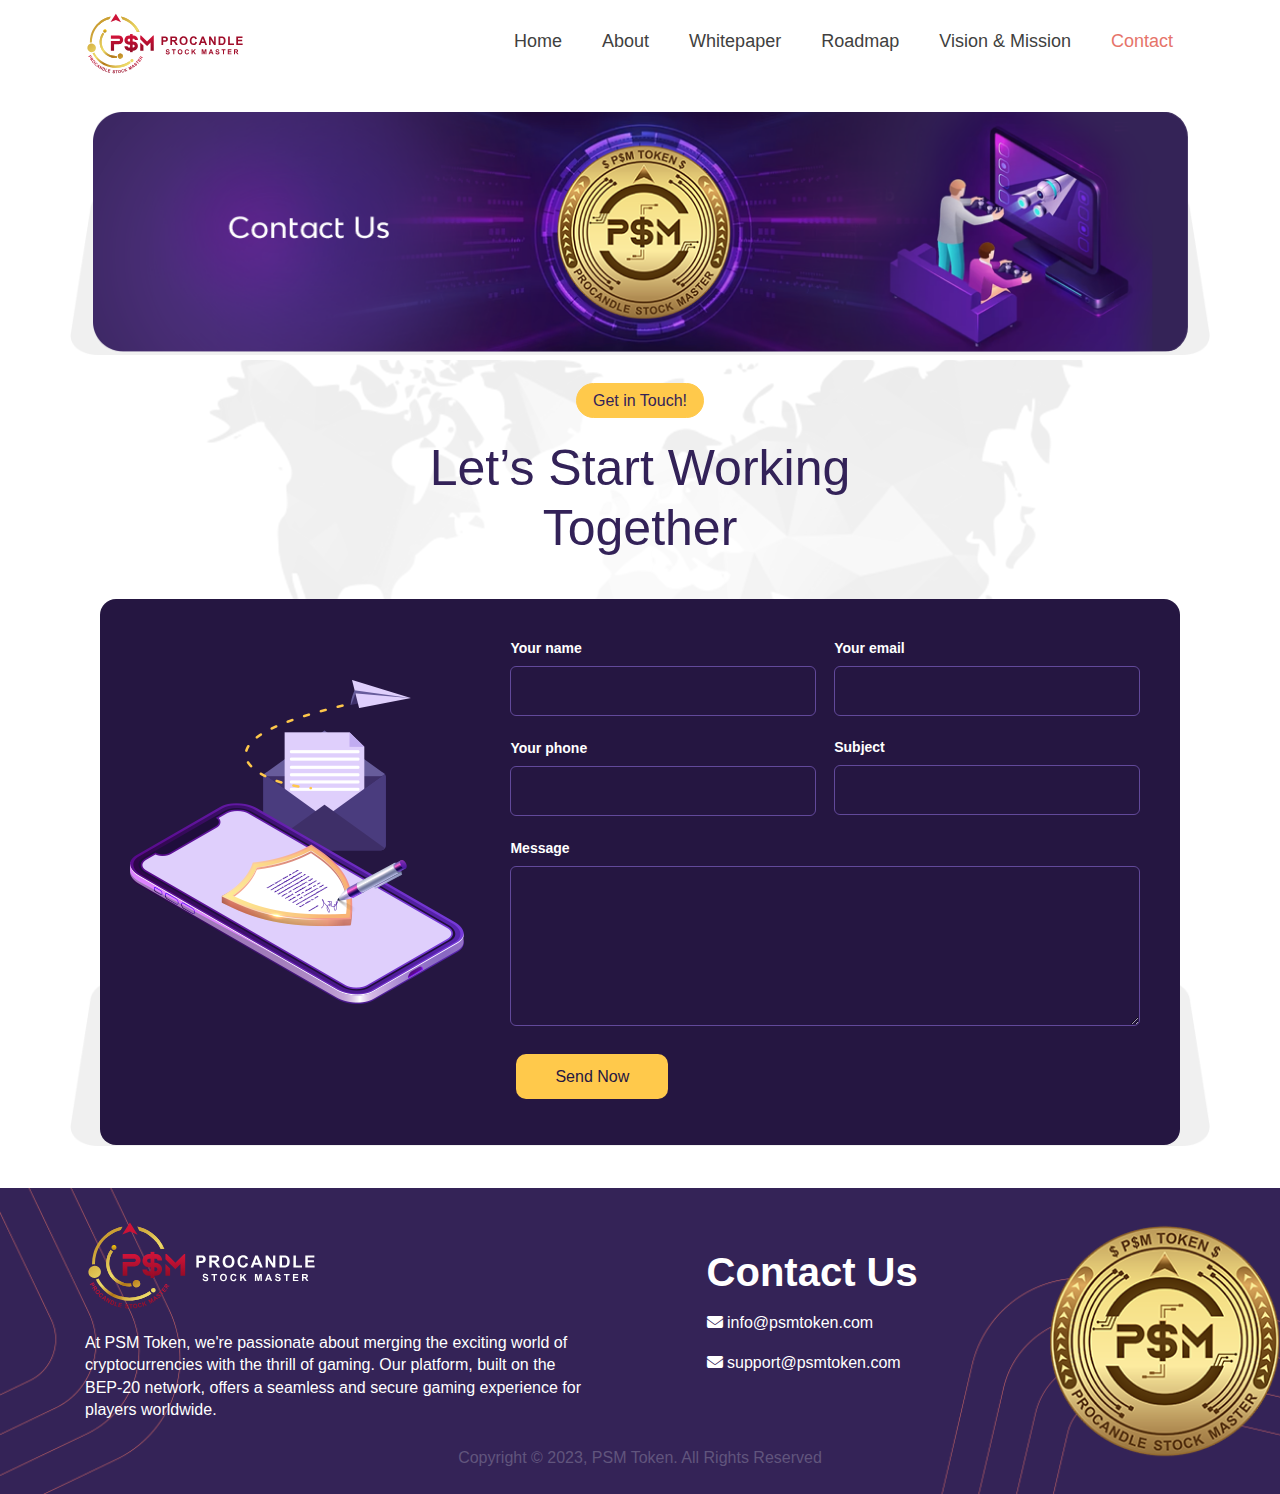
<file: template-kit/contact/index.html>
<!DOCTYPE html>
<html lang="en-US">

<meta http-equiv="content-type" content="text/html;charset=UTF-8" />

<head>
	<meta charset="UTF-8">
	<meta name="viewport" content="width=device-width, initial-scale=1">
	<link rel="profile" href="http://gmpg.org/xfn/11">
	<title>Contact &#8211; PSM Token </title>
	<link rel="stylesheet" href="https://cdnjs.cloudflare.com/ajax/libs/font-awesome/6.4.0/css/all.min.css">
	<meta name='robots' content='max-image-preview:large' />
	<link rel="alternate" type="application/rss+xml" title="PSM Token &raquo; Feed"
		href="https://demothemesflat.co/cyfoniikit/feed/" />
	<link rel="alternate" type="application/rss+xml" title="PSM Token &raquo; Comments Feed"
		href="https://demothemesflat.co/cyfoniikit/comments/feed/" />
	<script>
		window._wpemojiSettings = { "baseUrl": "https:\/\/s.w.org\/images\/core\/emoji\/14.0.0\/72x72\/", "ext": ".png", "svgUrl": "https:\/\/s.w.org\/images\/core\/emoji\/14.0.0\/svg\/", "svgExt": ".svg", "source": { "concatemoji": "https:\/\/demothemesflat.co\/cyfoniikit\/wp-includes\/js\/wp-emoji-release.min.js?ver=6.2.2" } };
		/*! This file is auto-generated */
		!function (e, a, t) { var n, r, o, i = a.createElement("canvas"), p = i.getContext && i.getContext("2d"); function s(e, t) { p.clearRect(0, 0, i.width, i.height), p.fillText(e, 0, 0); e = i.toDataURL(); return p.clearRect(0, 0, i.width, i.height), p.fillText(t, 0, 0), e === i.toDataURL() } function c(e) { var t = a.createElement("script"); t.src = e, t.defer = t.type = "text/javascript", a.getElementsByTagName("head")[0].appendChild(t) } for (o = Array("flag", "emoji"), t.supports = { everything: !0, everythingExceptFlag: !0 }, r = 0; r < o.length; r++)t.supports[o[r]] = function (e) { if (p && p.fillText) switch (p.textBaseline = "top", p.font = "600 32px Arial", e) { case "flag": return s("\ud83c\udff3\ufe0f\u200d\u26a7\ufe0f", "\ud83c\udff3\ufe0f\u200b\u26a7\ufe0f") ? !1 : !s("\ud83c\uddfa\ud83c\uddf3", "\ud83c\uddfa\u200b\ud83c\uddf3") && !s("\ud83c\udff4\udb40\udc67\udb40\udc62\udb40\udc65\udb40\udc6e\udb40\udc67\udb40\udc7f", "\ud83c\udff4\u200b\udb40\udc67\u200b\udb40\udc62\u200b\udb40\udc65\u200b\udb40\udc6e\u200b\udb40\udc67\u200b\udb40\udc7f"); case "emoji": return !s("\ud83e\udef1\ud83c\udffb\u200d\ud83e\udef2\ud83c\udfff", "\ud83e\udef1\ud83c\udffb\u200b\ud83e\udef2\ud83c\udfff") }return !1 }(o[r]), t.supports.everything = t.supports.everything && t.supports[o[r]], "flag" !== o[r] && (t.supports.everythingExceptFlag = t.supports.everythingExceptFlag && t.supports[o[r]]); t.supports.everythingExceptFlag = t.supports.everythingExceptFlag && !t.supports.flag, t.DOMReady = !1, t.readyCallback = function () { t.DOMReady = !0 }, t.supports.everything || (n = function () { t.readyCallback() }, a.addEventListener ? (a.addEventListener("DOMContentLoaded", n, !1), e.addEventListener("load", n, !1)) : (e.attachEvent("onload", n), a.attachEvent("onreadystatechange", function () { "complete" === a.readyState && t.readyCallback() })), (e = t.source || {}).concatemoji ? c(e.concatemoji) : e.wpemoji && e.twemoji && (c(e.twemoji), c(e.wpemoji))) }(window, document, window._wpemojiSettings);
	</script>
	<style>
		img.wp-smiley,
		img.emoji {
			display: inline !important;
			border: none !important;
			box-shadow: none !important;
			height: 1em !important;
			width: 1em !important;
			margin: 0 0.07em !important;
			vertical-align: -0.1em !important;
			background: none !important;
			padding: 0 !important;
		}
	</style>
	<link rel='stylesheet' id='iziModal-css'
		href='../../wp-content/plugins/themesflat-addons-for-elementor/post-format/assets/css/iziModal3781.css?ver=6.2.2'
		media='all' />
	<link rel='stylesheet' id='tf-font-awesome-css'
		href='../../wp-content/plugins/elementor/assets/lib/font-awesome/css/all.min3781.css?ver=6.2.2' media='all' />
	<link rel='stylesheet' id='tf-regular-css'
		href='../../wp-content/plugins/elementor/assets/lib/font-awesome/css/regular.min3781.css?ver=6.2.2'
		media='all' />
	<link rel='stylesheet' id='tf-style-css'
		href='../../wp-content/plugins/themesflat-addons-for-elementor/assets/css/tf-style3781.css?ver=6.2.2'
		media='all' />
	<link rel='stylesheet' id='wp-block-library-css'
		href='../../wp-includes/css/dist/block-library/style.min3781.css?ver=6.2.2' media='all' />
	<link rel='stylesheet' id='classic-theme-styles-css'
		href='../../wp-includes/css/classic-themes.min3781.css?ver=6.2.2' media='all' />
	<style id='global-styles-inline-css'>
		body {
			--wp--preset--color--black: #000000;
			--wp--preset--color--cyan-bluish-gray: #abb8c3;
			--wp--preset--color--white: #ffffff;
			--wp--preset--color--pale-pink: #f78da7;
			--wp--preset--color--vivid-red: #cf2e2e;
			--wp--preset--color--luminous-vivid-orange: #ff6900;
			--wp--preset--color--luminous-vivid-amber: #fcb900;
			--wp--preset--color--light-green-cyan: #7bdcb5;
			--wp--preset--color--vivid-green-cyan: #00d084;
			--wp--preset--color--pale-cyan-blue: #8ed1fc;
			--wp--preset--color--vivid-cyan-blue: #0693e3;
			--wp--preset--color--vivid-purple: #9b51e0;
			--wp--preset--gradient--vivid-cyan-blue-to-vivid-purple: linear-gradient(135deg, rgba(6, 147, 227, 1) 0%, rgb(155, 81, 224) 100%);
			--wp--preset--gradient--light-green-cyan-to-vivid-green-cyan: linear-gradient(135deg, rgb(122, 220, 180) 0%, rgb(0, 208, 130) 100%);
			--wp--preset--gradient--luminous-vivid-amber-to-luminous-vivid-orange: linear-gradient(135deg, rgba(252, 185, 0, 1) 0%, rgba(255, 105, 0, 1) 100%);
			--wp--preset--gradient--luminous-vivid-orange-to-vivid-red: linear-gradient(135deg, rgba(255, 105, 0, 1) 0%, rgb(207, 46, 46) 100%);
			--wp--preset--gradient--very-light-gray-to-cyan-bluish-gray: linear-gradient(135deg, rgb(238, 238, 238) 0%, rgb(169, 184, 195) 100%);
			--wp--preset--gradient--cool-to-warm-spectrum: linear-gradient(135deg, rgb(74, 234, 220) 0%, rgb(151, 120, 209) 20%, rgb(207, 42, 186) 40%, rgb(238, 44, 130) 60%, rgb(251, 105, 98) 80%, rgb(254, 248, 76) 100%);
			--wp--preset--gradient--blush-light-purple: linear-gradient(135deg, rgb(255, 206, 236) 0%, rgb(152, 150, 240) 100%);
			--wp--preset--gradient--blush-bordeaux: linear-gradient(135deg, rgb(254, 205, 165) 0%, rgb(254, 45, 45) 50%, rgb(107, 0, 62) 100%);
			--wp--preset--gradient--luminous-dusk: linear-gradient(135deg, rgb(255, 203, 112) 0%, rgb(199, 81, 192) 50%, rgb(65, 88, 208) 100%);
			--wp--preset--gradient--pale-ocean: linear-gradient(135deg, rgb(255, 245, 203) 0%, rgb(182, 227, 212) 50%, rgb(51, 167, 181) 100%);
			--wp--preset--gradient--electric-grass: linear-gradient(135deg, rgb(202, 248, 128) 0%, rgb(113, 206, 126) 100%);
			--wp--preset--gradient--midnight: linear-gradient(135deg, rgb(2, 3, 129) 0%, rgb(40, 116, 252) 100%);
			--wp--preset--duotone--dark-grayscale: url('#wp-duotone-dark-grayscale');
			--wp--preset--duotone--grayscale: url('#wp-duotone-grayscale');
			--wp--preset--duotone--purple-yellow: url('#wp-duotone-purple-yellow');
			--wp--preset--duotone--blue-red: url('#wp-duotone-blue-red');
			--wp--preset--duotone--midnight: url('#wp-duotone-midnight');
			--wp--preset--duotone--magenta-yellow: url('#wp-duotone-magenta-yellow');
			--wp--preset--duotone--purple-green: url('#wp-duotone-purple-green');
			--wp--preset--duotone--blue-orange: url('#wp-duotone-blue-orange');
			--wp--preset--font-size--small: 13px;
			--wp--preset--font-size--medium: 20px;
			--wp--preset--font-size--large: 36px;
			--wp--preset--font-size--x-large: 42px;
			--wp--preset--spacing--20: 0.44rem;
			--wp--preset--spacing--30: 0.67rem;
			--wp--preset--spacing--40: 1rem;
			--wp--preset--spacing--50: 1.5rem;
			--wp--preset--spacing--60: 2.25rem;
			--wp--preset--spacing--70: 3.38rem;
			--wp--preset--spacing--80: 5.06rem;
			--wp--preset--shadow--natural: 6px 6px 9px rgba(0, 0, 0, 0.2);
			--wp--preset--shadow--deep: 12px 12px 50px rgba(0, 0, 0, 0.4);
			--wp--preset--shadow--sharp: 6px 6px 0px rgba(0, 0, 0, 0.2);
			--wp--preset--shadow--outlined: 6px 6px 0px -3px rgba(255, 255, 255, 1), 6px 6px rgba(0, 0, 0, 1);
			--wp--preset--shadow--crisp: 6px 6px 0px rgba(0, 0, 0, 1);
		}

		:where(.is-layout-flex) {
			gap: 0.5em;
		}

		body .is-layout-flow>.alignleft {
			float: left;
			margin-inline-start: 0;
			margin-inline-end: 2em;
		}

		body .is-layout-flow>.alignright {
			float: right;
			margin-inline-start: 2em;
			margin-inline-end: 0;
		}

		body .is-layout-flow>.aligncenter {
			margin-left: auto !important;
			margin-right: auto !important;
		}

		body .is-layout-constrained>.alignleft {
			float: left;
			margin-inline-start: 0;
			margin-inline-end: 2em;
		}

		body .is-layout-constrained>.alignright {
			float: right;
			margin-inline-start: 2em;
			margin-inline-end: 0;
		}

		body .is-layout-constrained>.aligncenter {
			margin-left: auto !important;
			margin-right: auto !important;
		}

		body .is-layout-constrained> :where(:not(.alignleft):not(.alignright):not(.alignfull)) {
			max-width: var(--wp--style--global--content-size);
			margin-left: auto !important;
			margin-right: auto !important;
		}

		body .is-layout-constrained>.alignwide {
			max-width: var(--wp--style--global--wide-size);
		}

		body .is-layout-flex {
			display: flex;
		}

		body .is-layout-flex {
			flex-wrap: wrap;
			align-items: center;
		}

		body .is-layout-flex>* {
			margin: 0;
		}

		:where(.wp-block-columns.is-layout-flex) {
			gap: 2em;
		}

		.has-black-color {
			color: var(--wp--preset--color--black) !important;
		}

		.has-cyan-bluish-gray-color {
			color: var(--wp--preset--color--cyan-bluish-gray) !important;
		}

		.has-white-color {
			color: var(--wp--preset--color--white) !important;
		}

		.has-pale-pink-color {
			color: var(--wp--preset--color--pale-pink) !important;
		}

		.has-vivid-red-color {
			color: var(--wp--preset--color--vivid-red) !important;
		}

		.has-luminous-vivid-orange-color {
			color: var(--wp--preset--color--luminous-vivid-orange) !important;
		}

		.has-luminous-vivid-amber-color {
			color: var(--wp--preset--color--luminous-vivid-amber) !important;
		}

		.has-light-green-cyan-color {
			color: var(--wp--preset--color--light-green-cyan) !important;
		}

		.has-vivid-green-cyan-color {
			color: var(--wp--preset--color--vivid-green-cyan) !important;
		}

		.has-pale-cyan-blue-color {
			color: var(--wp--preset--color--pale-cyan-blue) !important;
		}

		.has-vivid-cyan-blue-color {
			color: var(--wp--preset--color--vivid-cyan-blue) !important;
		}

		.has-vivid-purple-color {
			color: var(--wp--preset--color--vivid-purple) !important;
		}

		.has-black-background-color {
			background-color: var(--wp--preset--color--black) !important;
		}

		.has-cyan-bluish-gray-background-color {
			background-color: var(--wp--preset--color--cyan-bluish-gray) !important;
		}

		.has-white-background-color {
			background-color: var(--wp--preset--color--white) !important;
		}

		.has-pale-pink-background-color {
			background-color: var(--wp--preset--color--pale-pink) !important;
		}

		.has-vivid-red-background-color {
			background-color: var(--wp--preset--color--vivid-red) !important;
		}

		.has-luminous-vivid-orange-background-color {
			background-color: var(--wp--preset--color--luminous-vivid-orange) !important;
		}

		.has-luminous-vivid-amber-background-color {
			background-color: var(--wp--preset--color--luminous-vivid-amber) !important;
		}

		.has-light-green-cyan-background-color {
			background-color: var(--wp--preset--color--light-green-cyan) !important;
		}

		.has-vivid-green-cyan-background-color {
			background-color: var(--wp--preset--color--vivid-green-cyan) !important;
		}

		.has-pale-cyan-blue-background-color {
			background-color: var(--wp--preset--color--pale-cyan-blue) !important;
		}

		.has-vivid-cyan-blue-background-color {
			background-color: var(--wp--preset--color--vivid-cyan-blue) !important;
		}

		.has-vivid-purple-background-color {
			background-color: var(--wp--preset--color--vivid-purple) !important;
		}

		.has-black-border-color {
			border-color: var(--wp--preset--color--black) !important;
		}

		.has-cyan-bluish-gray-border-color {
			border-color: var(--wp--preset--color--cyan-bluish-gray) !important;
		}

		.has-white-border-color {
			border-color: var(--wp--preset--color--white) !important;
		}

		.has-pale-pink-border-color {
			border-color: var(--wp--preset--color--pale-pink) !important;
		}

		.has-vivid-red-border-color {
			border-color: var(--wp--preset--color--vivid-red) !important;
		}

		.has-luminous-vivid-orange-border-color {
			border-color: var(--wp--preset--color--luminous-vivid-orange) !important;
		}

		.has-luminous-vivid-amber-border-color {
			border-color: var(--wp--preset--color--luminous-vivid-amber) !important;
		}

		.has-light-green-cyan-border-color {
			border-color: var(--wp--preset--color--light-green-cyan) !important;
		}

		.has-vivid-green-cyan-border-color {
			border-color: var(--wp--preset--color--vivid-green-cyan) !important;
		}

		.has-pale-cyan-blue-border-color {
			border-color: var(--wp--preset--color--pale-cyan-blue) !important;
		}

		.has-vivid-cyan-blue-border-color {
			border-color: var(--wp--preset--color--vivid-cyan-blue) !important;
		}

		.has-vivid-purple-border-color {
			border-color: var(--wp--preset--color--vivid-purple) !important;
		}

		.has-vivid-cyan-blue-to-vivid-purple-gradient-background {
			background: var(--wp--preset--gradient--vivid-cyan-blue-to-vivid-purple) !important;
		}

		.has-light-green-cyan-to-vivid-green-cyan-gradient-background {
			background: var(--wp--preset--gradient--light-green-cyan-to-vivid-green-cyan) !important;
		}

		.has-luminous-vivid-amber-to-luminous-vivid-orange-gradient-background {
			background: var(--wp--preset--gradient--luminous-vivid-amber-to-luminous-vivid-orange) !important;
		}

		.has-luminous-vivid-orange-to-vivid-red-gradient-background {
			background: var(--wp--preset--gradient--luminous-vivid-orange-to-vivid-red) !important;
		}

		.has-very-light-gray-to-cyan-bluish-gray-gradient-background {
			background: var(--wp--preset--gradient--very-light-gray-to-cyan-bluish-gray) !important;
		}

		.has-cool-to-warm-spectrum-gradient-background {
			background: var(--wp--preset--gradient--cool-to-warm-spectrum) !important;
		}

		.has-blush-light-purple-gradient-background {
			background: var(--wp--preset--gradient--blush-light-purple) !important;
		}

		.has-blush-bordeaux-gradient-background {
			background: var(--wp--preset--gradient--blush-bordeaux) !important;
		}

		.has-luminous-dusk-gradient-background {
			background: var(--wp--preset--gradient--luminous-dusk) !important;
		}

		.has-pale-ocean-gradient-background {
			background: var(--wp--preset--gradient--pale-ocean) !important;
		}

		.has-electric-grass-gradient-background {
			background: var(--wp--preset--gradient--electric-grass) !important;
		}

		.has-midnight-gradient-background {
			background: var(--wp--preset--gradient--midnight) !important;
		}

		.has-small-font-size {
			font-size: var(--wp--preset--font-size--small) !important;
		}

		.has-medium-font-size {
			font-size: var(--wp--preset--font-size--medium) !important;
		}

		.has-large-font-size {
			font-size: var(--wp--preset--font-size--large) !important;
		}

		.has-x-large-font-size {
			font-size: var(--wp--preset--font-size--x-large) !important;
		}

		.wp-block-navigation a:where(:not(.wp-element-button)) {
			color: inherit;
		}

		:where(.wp-block-columns.is-layout-flex) {
			gap: 2em;
		}

		.wp-block-pullquote {
			font-size: 1.5em;
			line-height: 1.6;
		}
	</style>
	<link rel='stylesheet' id='template-kit-export-css'
		href='../../wp-content/plugins/template-kit-export/public/assets/css/template-kit-export-public.min365c.css?ver=1.0.21'
		media='all' />
	<link rel='stylesheet' id='hello-elementor-css'
		href='../../wp-content/themes/hello-elementor/style.minc141.css?ver=2.6.1' media='all' />
	<link rel='stylesheet' id='hello-elementor-theme-style-css'
		href='../../wp-content/themes/hello-elementor/theme.minc141.css?ver=2.6.1' media='all' />
	<link rel='stylesheet' id='elementor-frontend-css'
		href='../../wp-content/plugins/elementor/assets/css/frontend-lite.mina1c3.css?ver=3.14.1' media='all' />
	<link rel='stylesheet' id='elementor-post-7-css'
		href='../../wp-content/uploads/elementor/css/post-71acf.css?ver=1688981764' media='all' />
	<link rel='stylesheet' id='elementor-icons-ekiticons-css'
		href='../../wp-content/plugins/elementskit-lite/modules/elementskit-icon-pack/assets/css/ekiticons5b0a.css?ver=2.9.0'
		media='all' />
	<link rel='stylesheet' id='elementor-icons-css'
		href='../../wp-content/plugins/elementor/assets/lib/eicons/css/elementor-icons.minfc13.css?ver=5.20.0'
		media='all' />
	<link rel='stylesheet' id='swiper-css'
		href='../../wp-content/plugins/elementor/assets/lib/swiper/css/swiper.min48f5.css?ver=5.3.6' media='all' />
	<link rel='stylesheet' id='font-awesome-5-all-css'
		href='../../wp-content/plugins/elementor/assets/lib/font-awesome/css/all.mina1c3.css?ver=3.14.1' media='all' />
	<link rel='stylesheet' id='font-awesome-4-shim-css'
		href='../../wp-content/plugins/elementor/assets/lib/font-awesome/css/v4-shims.mina1c3.css?ver=3.14.1'
		media='all' />
	<link rel='stylesheet' id='elementor-post-2457-css'
		href='../../wp-content/uploads/elementor/css/post-2457c4b3.css?ver=1690551568' media='all' />
	<link rel='stylesheet' id='ekit-widget-styles-css'
		href='../../wp-content/plugins/elementskit-lite/widgets/init/assets/css/widget-styles5b0a.css?ver=2.9.0'
		media='all' />
	<link rel='stylesheet' id='ekit-responsive-css'
		href='../../wp-content/plugins/elementskit-lite/widgets/init/assets/css/responsive5b0a.css?ver=2.9.0'
		media='all' />
	<link rel='stylesheet' id='google-fonts-1-css'
		href='https://fonts.googleapis.com/css?family=Zen+Dots%3A100%2C100italic%2C200%2C200italic%2C300%2C300italic%2C400%2C400italic%2C500%2C500italic%2C600%2C600italic%2C700%2C700italic%2C800%2C800italic%2C900%2C900italic%7CReadex+Pro%3A100%2C100italic%2C200%2C200italic%2C300%2C300italic%2C400%2C400italic%2C500%2C500italic%2C600%2C600italic%2C700%2C700italic%2C800%2C800italic%2C900%2C900italic&amp;display=swap&amp;ver=6.2.2'
		media='all' />
	<link rel='stylesheet' id='elementor-icons-shared-0-css'
		href='../../wp-content/plugins/elementor/assets/lib/font-awesome/css/fontawesome.min52d5.css?ver=5.15.3'
		media='all' />
	<link rel='stylesheet' id='elementor-icons-fa-brands-css'
		href='../../wp-content/plugins/elementor/assets/lib/font-awesome/css/brands.min52d5.css?ver=5.15.3'
		media='all' />
	<link rel='stylesheet' id='elementor-icons-fa-regular-css'
		href='../../wp-content/plugins/elementor/assets/lib/font-awesome/css/regular.min52d5.css?ver=5.15.3'
		media='all' />
	<link rel="preconnect" href="https://fonts.gstatic.com/" crossorigin>
	<script src='../../wp-includes/js/jquery/jquery.min5aed.js?ver=3.6.4' id='jquery-core-js'></script>
	<script src='../../wp-includes/js/jquery/jquery-migrate.min6b00.js?ver=3.4.0' id='jquery-migrate-js'></script>
	<script src='../../wp-content/plugins/elementor/assets/lib/swiper/swiper.min3781.js?ver=6.2.2'
		id='tf-swiper-js'></script>
	<script
		src='../../wp-content/plugins/template-kit-export/public/assets/js/template-kit-export-public.min365c.js?ver=1.0.21'
		id='template-kit-export-js'></script>
	<script src='../../wp-content/plugins/elementor/assets/lib/font-awesome/js/v4-shims.mina1c3.js?ver=3.14.1'
		id='font-awesome-4-shim-js'></script>
	<link rel="https://api.w.org/" href="https://demothemesflat.co/cyfoniikit/wp-json/" />
	<link rel="EditURI" type="application/rsd+xml" title="RSD"
		href="https://demothemesflat.co/cyfoniikit/xmlrpc.php?rsd" />
	<link rel="wlwmanifest" type="application/wlwmanifest+xml"
		href="https://demothemesflat.co/cyfoniikit/wp-includes/wlwmanifest.xml" />
	<meta name="generator" content="WordPress 6.2.2" />
	<link rel="canonical" href="index.html" />
	<link rel='shortlink' href='https://demothemesflat.co/cyfoniikit/?p=2457' />
	<link rel="alternate" type="application/json+oembed"
		href="https://demothemesflat.co/cyfoniikit/wp-json/oembed/1.0/embed?url=https%3A%2F%2Fdemothemesflat.co%2Fcyfoniikit%2Ftemplate-kit%2Fcontact%2F" />
	<link rel="alternate" type="text/xml+oembed"
		href="https://demothemesflat.co/cyfoniikit/wp-json/oembed/1.0/embed?url=https%3A%2F%2Fdemothemesflat.co%2Fcyfoniikit%2Ftemplate-kit%2Fcontact%2F&amp;format=xml" />
	<meta name="generator"
		content="Elementor 3.14.1; features: e_dom_optimization, e_optimized_assets_loading, e_optimized_css_loading, a11y_improvements, additional_custom_breakpoints; settings: css_print_method-external, google_font-enabled, font_display-swap">
	<link rel="icon" href="../../wp-content/uploads/2022/10/cropped-Favicon-3-32x32.png" sizes="32x32" />
	<link rel="icon" href="../../wp-content/uploads/2022/10/cropped-Favicon-3-192x192.png" sizes="192x192" />
	<link rel="apple-touch-icon" href="../../wp-content/uploads/2022/10/cropped-Favicon-3-180x180.png" />
	<meta name="msapplication-TileImage"
		content="https://demothemesflat.co/cyfoniikit/wp-content/uploads/2022/10/cropped-Favicon-3-270x270.png" />
</head>

<body
	class="envato_tk_templates-template envato_tk_templates-template-elementor_header_footer single single-envato_tk_templates postid-2457 elementor-default elementor-template-full-width elementor-kit-7 elementor-page elementor-page-2457">

	<svg xmlns="http://www.w3.org/2000/svg" viewBox="0 0 0 0" width="0" height="0" focusable="false" role="none"
		style="visibility: hidden; position: absolute; left: -9999px; overflow: hidden;">
		<defs>
			<filter id="wp-duotone-dark-grayscale">
				<feColorMatrix color-interpolation-filters="sRGB" type="matrix"
					values=" .299 .587 .114 0 0 .299 .587 .114 0 0 .299 .587 .114 0 0 .299 .587 .114 0 0 " />
				<feComponentTransfer color-interpolation-filters="sRGB">
					<feFuncR type="table" tableValues="0 0.49803921568627" />
					<feFuncG type="table" tableValues="0 0.49803921568627" />
					<feFuncB type="table" tableValues="0 0.49803921568627" />
					<feFuncA type="table" tableValues="1 1" />
				</feComponentTransfer>
				<feComposite in2="SourceGraphic" operator="in" />
			</filter>
		</defs>
	</svg><svg xmlns="http://www.w3.org/2000/svg" viewBox="0 0 0 0" width="0" height="0" focusable="false" role="none"
		style="visibility: hidden; position: absolute; left: -9999px; overflow: hidden;">
		<defs>
			<filter id="wp-duotone-grayscale">
				<feColorMatrix color-interpolation-filters="sRGB" type="matrix"
					values=" .299 .587 .114 0 0 .299 .587 .114 0 0 .299 .587 .114 0 0 .299 .587 .114 0 0 " />
				<feComponentTransfer color-interpolation-filters="sRGB">
					<feFuncR type="table" tableValues="0 1" />
					<feFuncG type="table" tableValues="0 1" />
					<feFuncB type="table" tableValues="0 1" />
					<feFuncA type="table" tableValues="1 1" />
				</feComponentTransfer>
				<feComposite in2="SourceGraphic" operator="in" />
			</filter>
		</defs>
	</svg><svg xmlns="http://www.w3.org/2000/svg" viewBox="0 0 0 0" width="0" height="0" focusable="false" role="none"
		style="visibility: hidden; position: absolute; left: -9999px; overflow: hidden;">
		<defs>
			<filter id="wp-duotone-purple-yellow">
				<feColorMatrix color-interpolation-filters="sRGB" type="matrix"
					values=" .299 .587 .114 0 0 .299 .587 .114 0 0 .299 .587 .114 0 0 .299 .587 .114 0 0 " />
				<feComponentTransfer color-interpolation-filters="sRGB">
					<feFuncR type="table" tableValues="0.54901960784314 0.98823529411765" />
					<feFuncG type="table" tableValues="0 1" />
					<feFuncB type="table" tableValues="0.71764705882353 0.25490196078431" />
					<feFuncA type="table" tableValues="1 1" />
				</feComponentTransfer>
				<feComposite in2="SourceGraphic" operator="in" />
			</filter>
		</defs>
	</svg><svg xmlns="http://www.w3.org/2000/svg" viewBox="0 0 0 0" width="0" height="0" focusable="false" role="none"
		style="visibility: hidden; position: absolute; left: -9999px; overflow: hidden;">
		<defs>
			<filter id="wp-duotone-blue-red">
				<feColorMatrix color-interpolation-filters="sRGB" type="matrix"
					values=" .299 .587 .114 0 0 .299 .587 .114 0 0 .299 .587 .114 0 0 .299 .587 .114 0 0 " />
				<feComponentTransfer color-interpolation-filters="sRGB">
					<feFuncR type="table" tableValues="0 1" />
					<feFuncG type="table" tableValues="0 0.27843137254902" />
					<feFuncB type="table" tableValues="0.5921568627451 0.27843137254902" />
					<feFuncA type="table" tableValues="1 1" />
				</feComponentTransfer>
				<feComposite in2="SourceGraphic" operator="in" />
			</filter>
		</defs>
	</svg><svg xmlns="http://www.w3.org/2000/svg" viewBox="0 0 0 0" width="0" height="0" focusable="false" role="none"
		style="visibility: hidden; position: absolute; left: -9999px; overflow: hidden;">
		<defs>
			<filter id="wp-duotone-midnight">
				<feColorMatrix color-interpolation-filters="sRGB" type="matrix"
					values=" .299 .587 .114 0 0 .299 .587 .114 0 0 .299 .587 .114 0 0 .299 .587 .114 0 0 " />
				<feComponentTransfer color-interpolation-filters="sRGB">
					<feFuncR type="table" tableValues="0 0" />
					<feFuncG type="table" tableValues="0 0.64705882352941" />
					<feFuncB type="table" tableValues="0 1" />
					<feFuncA type="table" tableValues="1 1" />
				</feComponentTransfer>
				<feComposite in2="SourceGraphic" operator="in" />
			</filter>
		</defs>
	</svg><svg xmlns="http://www.w3.org/2000/svg" viewBox="0 0 0 0" width="0" height="0" focusable="false" role="none"
		style="visibility: hidden; position: absolute; left: -9999px; overflow: hidden;">
		<defs>
			<filter id="wp-duotone-magenta-yellow">
				<feColorMatrix color-interpolation-filters="sRGB" type="matrix"
					values=" .299 .587 .114 0 0 .299 .587 .114 0 0 .299 .587 .114 0 0 .299 .587 .114 0 0 " />
				<feComponentTransfer color-interpolation-filters="sRGB">
					<feFuncR type="table" tableValues="0.78039215686275 1" />
					<feFuncG type="table" tableValues="0 0.94901960784314" />
					<feFuncB type="table" tableValues="0.35294117647059 0.47058823529412" />
					<feFuncA type="table" tableValues="1 1" />
				</feComponentTransfer>
				<feComposite in2="SourceGraphic" operator="in" />
			</filter>
		</defs>
	</svg><svg xmlns="http://www.w3.org/2000/svg" viewBox="0 0 0 0" width="0" height="0" focusable="false" role="none"
		style="visibility: hidden; position: absolute; left: -9999px; overflow: hidden;">
		<defs>
			<filter id="wp-duotone-purple-green">
				<feColorMatrix color-interpolation-filters="sRGB" type="matrix"
					values=" .299 .587 .114 0 0 .299 .587 .114 0 0 .299 .587 .114 0 0 .299 .587 .114 0 0 " />
				<feComponentTransfer color-interpolation-filters="sRGB">
					<feFuncR type="table" tableValues="0.65098039215686 0.40392156862745" />
					<feFuncG type="table" tableValues="0 1" />
					<feFuncB type="table" tableValues="0.44705882352941 0.4" />
					<feFuncA type="table" tableValues="1 1" />
				</feComponentTransfer>
				<feComposite in2="SourceGraphic" operator="in" />
			</filter>
		</defs>
	</svg><svg xmlns="http://www.w3.org/2000/svg" viewBox="0 0 0 0" width="0" height="0" focusable="false" role="none"
		style="visibility: hidden; position: absolute; left: -9999px; overflow: hidden;">
		<defs>
			<filter id="wp-duotone-blue-orange">
				<feColorMatrix color-interpolation-filters="sRGB" type="matrix"
					values=" .299 .587 .114 0 0 .299 .587 .114 0 0 .299 .587 .114 0 0 .299 .587 .114 0 0 " />
				<feComponentTransfer color-interpolation-filters="sRGB">
					<feFuncR type="table" tableValues="0.098039215686275 1" />
					<feFuncG type="table" tableValues="0 0.66274509803922" />
					<feFuncB type="table" tableValues="0.84705882352941 0.41960784313725" />
					<feFuncA type="table" tableValues="1 1" />
				</feComponentTransfer>
				<feComposite in2="SourceGraphic" operator="in" />
			</filter>
		</defs>
	</svg>
	<div id="page" class="hfeed site">


		<header class="site-header tf-custom-header" role="banner">
			<div class="tf-container">
				<div class="tf-row">
					<div class="tf-col">
						<div data-elementor-type="wp-post" data-elementor-id="190" class="elementor elementor-190">
							<section
								class="elementor-section elementor-top-section elementor-element elementor-element-3f9441df elementor-section-boxed elementor-section-height-default elementor-section-height-default tf-sticky-section tf-sticky-no"
								data-id="3f9441df" data-element_type="section"
								data-settings="{&quot;tf_sticky&quot;:&quot;no&quot;}">
								<div class="elementor-container elementor-column-gap-default">
									<div class="elementor-column elementor-col-25 elementor-top-column elementor-element elementor-element-34486d5f"
										data-id="34486d5f" data-element_type="column">
										<div class="elementor-widget-wrap elementor-element-populated">
											<div class="elementor-element elementor-element-3bddb0fb elementor-widget elementor-widget-image"
												data-id="3bddb0fb" data-element_type="widget"
												data-widget_type="image.default">
												<div class="elementor-widget-container">
													<style>
														/*! elementor - v3.14.0 - 26-06-2023 */
														.elementor-widget-image {
															text-align: center
														}

														.elementor-widget-image a {
															display: inline-block
														}

														.elementor-widget-image a img[src$=".svg"] {
															width: 160px
														}

														.elementor-widget-image img {
															vertical-align: middle;
															display: inline-block
														}
													</style> <a href="../../index.html">
														<img src="../../wp-content/images/00/PSM_Logo_final.svg"
															class="attachment-full size-full wp-image-13" alt=""
															loading="lazy" sizes="(max-width: 160px) 100vw, 160px" />
													</a>
												</div>
											</div>
										</div>
									</div>
									<div class="elementor-column elementor-col-50 elementor-top-column elementor-element elementor-element-62c112fd"
										data-id="62c112fd" data-element_type="column">
										<div class="elementor-widget-wrap elementor-element-populated">
											<div class="elementor-element elementor-element-16576247 elementor-widget-tablet__width-auto elementor-widget elementor-widget-tf-nav-menu"
												data-id="16576247" data-element_type="widget"
												data-widget_type="tf-nav-menu.default">
												<div class="elementor-widget-container">
													<div class="tf-nav-menu tf-alignment-center horizontal menu-panel-style-left tf_link_effect_none tf_animation_line_ dropdown-style1 tf-nav-64c3c50a4b9b6"
														data-id_random="tf-nav-64c3c50a4b9b6">
														<div class="nav-panel mobile-menu-alignment-left">
															<div class="wrap-logo-nav"><a href="../../index.html"
																	class="logo-nav"> <img
																		src="../../wp-content/images/00/PSM_Logo_final.svg"
																		alt="PSM Token"></a>
															</div>
															<div class="mainnav-mobi">
																<div class="menu-container tf-menu-container">
																	<ul id="menu-main" class="menu">
																		<li id="menu-item-209"
																			class="menu-item menu-item-type-custom menu-item-object-custom menu-item-has-children menu-item-209">
																			<a href="../../index.html">Home<i
																					class="fa fa-angle-right"
																					aria-hidden="true"></i></a>
																			<!-- <ul class="sub-menu">
																				<li id="menu-item-210"
																					class="menu-item menu-item-type-custom menu-item-object-custom menu-item-210">
																					<a href="../home-01/index.html">Home
																						01<i class="fa fa-angle-right"
																							aria-hidden="true"></i></a>
																				</li>
																				<li id="menu-item-211"
																					class="menu-item menu-item-type-custom menu-item-object-custom menu-item-211">
																					<a href="../home-02/index.html">Home
																						02<i class="fa fa-angle-right"
																							aria-hidden="true"></i></a>
																				</li>
																				<li id="menu-item-212"
																					class="menu-item menu-item-type-custom menu-item-object-custom menu-item-212">
																					<a href="../home-03/index.html">Home
																						03<i class="fa fa-angle-right"
																							aria-hidden="true"></i></a>
																				</li>
																			</ul> -->
																		</li>
																		<li id="menu-item-213"
																			class="menu-item menu-item-type-custom menu-item-object-custom menu-item-213">
																			<a href="../about-us/index.html">About<i
																					class="fa fa-angle-right"
																					aria-hidden="true"></i></a>
																		</li>
																		<li id="menu-item-214"
																			class="menu-item menu-item-type-custom menu-item-object-custom menu-item-214">
																			<a href="../../wp-content/images/PSM_Whitepaper.pdf" target="_blank">Whitepaper<i class="fa fa-angle-right"
																					aria-hidden="true"></i></a>
																		</li>
																		<li id="menu-item-214"
																			class="menu-item menu-item-type-custom menu-item-object-custom menu-item-214">
																			<a href="../road-map/index.html">Roadmap<i class="fa fa-angle-right"
																					aria-hidden="true"></i></a>
																		</li>
																		<!-- <li id="menu-item-215"
																			class="menu-item menu-item-type-custom menu-item-object-custom menu-item-215">
																			<a
																				href="https://demothemesflat.co/cyfoniikit/?elementor_library=our-team">Team<i
																					class="fa fa-angle-right"
																					aria-hidden="true"></i></a>
																		</li> -->
																		<li id="menu-item-216"
																			class="menu-item menu-item-type-custom menu-item-object-custom menu-item-has-children menu-item-216">
																			<a href="../visions-mission/index.html">Vision & Mission</a>
																			<!-- <ul class="sub-menu">
																				<li id="menu-item-217"
																					class="menu-item menu-item-type-custom menu-item-object-custom menu-item-217">
																					<a
																						href="../visions-mission/index.html">Visions
																						&#038; Mission<i
																							class="fa fa-angle-right"
																							aria-hidden="true"></i></a>
																				</li>
																				<li id="menu-item-218"
																					class="menu-item menu-item-type-custom menu-item-object-custom menu-item-218">
																					<a
																						href="https://demothemesflat.co/cyfoniikit/?elementor_library=partners-investors">Partners
																						&#038; Investors<i
																							class="fa fa-angle-right"
																							aria-hidden="true"></i></a>
																				</li>
																				<li id="menu-item-219"
																					class="menu-item menu-item-type-custom menu-item-object-custom menu-item-219">
																					<a
																						href="https://demothemesflat.co/cyfoniikit/?elementor_library=advisors-backers">Advisors
																						&#038; Backers<i
																							class="fa fa-angle-right"
																							aria-hidden="true"></i></a>
																				</li> 
																			</ul> -->
																		</li>
																		<!-- <li id="menu-item-2522"
																			class="menu-item menu-item-type-custom menu-item-object-custom menu-item-2522">
																			<a href="../blog-list/index.html">Bog List<i
																					class="fa fa-angle-right"
																					aria-hidden="true"></i></a>
																		</li> -->
																		<li id="menu-item-220"
																			class="menu-item menu-item-type-custom menu-item-object-custom menu-item-220 current-menu-ancestor current-menu-parent">
																			<a href="../contact/index.html">Contact<i
																					class="fa fa-angle-right"
																					aria-hidden="true"></i></a>
																		</li>
																	</ul>
																</div>
															</div>
															<div class="wrap-close-menu-panel-style-default"><button
																	class="close-menu-panel-style-default"><i
																		class="fas fa-times"></i></button></div>
														</div>
														<div class="mainnav nav">
															<div class="menu-container tf-menu-container">
																<ul id="menu-main" class="menu">
																	<li id="menu-item-209"
																		class="menu-item menu-item-type-custom menu-item-object-custom menu-item-has-children menu-item-209">
																		<a href="../../index.html">Home</a>
																		<!-- <ul class="sub-menu">
																			<li id="menu-item-210"
																				class="menu-item menu-item-type-custom menu-item-object-custom menu-item-210">
																				<a href="../home-01/index.html">Home
																					01<i class="fa fa-angle-right"
																						aria-hidden="true"></i></a>
																			</li>
																			<li id="menu-item-211"
																				class="menu-item menu-item-type-custom menu-item-object-custom menu-item-211">
																				<a href="../home-02/index.html">Home
																					02<i class="fa fa-angle-right"
																						aria-hidden="true"></i></a>
																			</li>
																			<li id="menu-item-212"
																				class="menu-item menu-item-type-custom menu-item-object-custom menu-item-212">
																				<a href="../home-03/index.html">Home
																					03<i class="fa fa-angle-right"
																						aria-hidden="true"></i></a>
																			</li>
																		</ul> -->
																	</li>
																	<li id="menu-item-213"
																		class="menu-item menu-item-type-custom menu-item-object-custom menu-item-213">
																		<a href="../about-us/index.html">About<i
																				class="fa fa-angle-right"
																				aria-hidden="true"></i></a>
																	</li>
																	<li id="menu-item-214"
																		class="menu-item menu-item-type-custom menu-item-object-custom menu-item-214">
																		<a href="../../wp-content/images/PSM_Whitepaper.pdf" target="_blank">Whitepaper<i class="fa fa-angle-right"
																				aria-hidden="true"></i></a>
																	</li>
																	<li id="menu-item-214"
																		class="menu-item menu-item-type-custom menu-item-object-custom menu-item-214">
																		<a href="../road-map/index.html">Roadmap<i class="fa fa-angle-right"
																				aria-hidden="true"></i></a>
																	</li>
																	<!-- <li id="menu-item-215"
																		class="menu-item menu-item-type-custom menu-item-object-custom menu-item-215">
																		<a
																			href="https://demothemesflat.co/cyfoniikit/?elementor_library=our-team">Team<i
																				class="fa fa-angle-right"
																				aria-hidden="true"></i></a>
																	</li> -->
																	<li id="menu-item-216"
																		class="menu-item menu-item-type-custom menu-item-object-custom menu-item-has-children menu-item-216">
																		<a href="../visions-mission/index.html">Vision & Mission</a>
																		<!-- <ul class="sub-menu">
																			<li id="menu-item-217"
																				class="menu-item menu-item-type-custom menu-item-object-custom menu-item-217">
																				<a href="../visions-mission/index.html">Visions
																					&#038; Mission<i
																						class="fa fa-angle-right"
																						aria-hidden="true"></i></a>
																			</li>
																			<li id="menu-item-218"
																				class="menu-item menu-item-type-custom menu-item-object-custom menu-item-218">
																				<a
																					href="https://demothemesflat.co/cyfoniikit/?elementor_library=partners-investors">Partners
																					&#038; Investors<i
																						class="fa fa-angle-right"
																						aria-hidden="true"></i></a>
																			</li>
																			<li id="menu-item-219"
																				class="menu-item menu-item-type-custom menu-item-object-custom menu-item-219">
																				<a
																					href="https://demothemesflat.co/cyfoniikit/?elementor_library=advisors-backers">Advisors
																					&#038; Backers<i
																						class="fa fa-angle-right"
																						aria-hidden="true"></i></a>
																			</li>
																		</ul>  -->
																	</li>
																	<!-- <li id="menu-item-2522"
																		class="menu-item menu-item-type-custom menu-item-object-custom menu-item-2522">
																		<a href="../blog-list/index.html">Bog List<i
																				class="fa fa-angle-right"
																				aria-hidden="true"></i></a>
																	</li> -->
																	<li id="menu-item-220"
																		class="menu-item menu-item-type-custom menu-item-object-custom menu-item-220 current-menu-ancestor current-menu-parent">
																		<a href="../contact/index.html">Contact<i
																				class="fa fa-angle-right"
																				aria-hidden="true"></i></a>
																	</li>
																</ul>
															</div>
														</div>
														<div class="mobile-menu-overlay"></div>
														<button class="tf-close"><i class="fas fa-times"></i></button>
														<button class="btn-menu-mobile">
															<span class="open-icon"><i class="fas fa-bars"></i></span>
														</button>
														<button class="btn-menu-only">
															<span class="open-icon"><i class="fas fa-bars"></i></span>
														</button>
													</div>
												</div>
											</div>
										</div>
									</div>
									<!-- <div class="elementor-column elementor-col-25 elementor-top-column elementor-element elementor-element-2dbee7a0 elementor-hidden-tablet elementor-hidden-mobile"
										data-id="2dbee7a0" data-element_type="column">
										<div class="elementor-widget-wrap elementor-element-populated">
											<div class="elementor-element elementor-element-6c3df75f elementor-widget__width-auto elementor-widget elementor-widget-tf-search"
												data-id="6c3df75f" data-element_type="widget"
												data-widget_type="tf-search.default">
												<div class="elementor-widget-container">
													<div class="tf-widget-search tf-alignment-left style-poppup">
														<button class="tf-icon-search"><i
																class="icon icon-search11"></i></button>
														<div class="tf-modal-search-panel">
															<div class="search-panel">
																<form role="search" method="get" class="tf-search-form"
																	action="https://demothemesflat.co/cyfoniikit/">
																	<input type="search" class="search-field"
																		placeholder="Search…" value="" name="s">
																	<button type="submit" class="search-submit"><i
																			aria-hidden="true"
																			class="fas fa-search"></i></button>
																</form>
															</div>
															<button class="tf-close-modal"></button>
														</div>
													</div>
												</div>
											</div>
											<div class="elementor-element elementor-element-34de91ce elementor-align-center elementor-widget__width-auto elementor-widget elementor-widget-button"
												data-id="34de91ce" data-element_type="widget"
												data-widget_type="button.default">
												<div class="elementor-widget-container">
													<div class="elementor-button-wrapper">
														<a class="elementor-button elementor-button-link elementor-size-sm"
															href="#">
															<span class="elementor-button-content-wrapper">
																<span class="elementor-button-text">Join Now</span>
															</span>
														</a>
													</div>
												</div>
											</div>
										</div>
									</div> -->
								</div>
							</section>
						</div>
					</div>
				</div>
			</div>
		</header>
		<div data-elementor-type="wp-post" data-elementor-id="2457" class="elementor elementor-2457">

			<div style="background: #fff;">
<div id="worldmap">
	<img src="../../wp-content/images/Contact/world-map.png" alt="">
</div>
				<section
					class="elementor-section elementor-top-section elementor-element elementor-element-bb3023c elementor-section-boxed elementor-section-height-default elementor-section-height-default tf-sticky-section tf-sticky-no"
					data-id="bb3023c" data-element_type="section"
					data-settings="{&quot;background_background&quot;:&quot;classic&quot;,&quot;tf_sticky&quot;:&quot;no&quot;}">
					<div class="elementor-container elementor-column-gap-default">
						<div id="elementor-element-8b49e1b-contsec1">
							<img src="../../wp-content/images/Contact/01/Shadow.png" alt="">
						</div>
						<div class="elementor-column elementor-col-100 elementor-top-column elementor-element elementor-element-8b49e1b"
							data-id="8b49e1b" data-element_type="column"
							data-settings="{&quot;background_background&quot;:&quot;classic&quot;}">
							<div class="elementor-widget-wrap elementor-element-populated">
								<section
									class="elementor-section elementor-inner-section elementor-element elementor-element-84c61b6 elementor-section-full_width elementor-section-height-default elementor-section-height-default tf-sticky-section tf-sticky-no"
									data-id="84c61b6" data-element_type="section"
									data-settings="{&quot;background_background&quot;:&quot;gradient&quot;,&quot;tf_sticky&quot;:&quot;no&quot;}">
									<div class="elementor-container elementor-column-gap-default">
										<!-- <div class="elementor-column elementor-col-100 elementor-inner-column elementor-element elementor-element-841dbd1"
										data-id="841dbd1" data-element_type="column">
										<div class="elementor-widget-wrap elementor-element-populated">
											<div class="elementor-element elementor-element-0a639c1 elementor-widget elementor-widget-heading"
												data-id="0a639c1" data-element_type="widget"
												data-widget_type="heading.default">
												<div class="elementor-widget-container">
													<style>
														/*! elementor - v3.14.0 - 26-06-2023 */
														.elementor-heading-title {
															padding: 0;
															margin: 0;
															line-height: 1
														}

														.elementor-widget-heading .elementor-heading-title[class*=elementor-size-]>a {
															color: inherit;
															font-size: inherit;
															line-height: inherit
														}

														.elementor-widget-heading .elementor-heading-title.elementor-size-small {
															font-size: 15px
														}

														.elementor-widget-heading .elementor-heading-title.elementor-size-medium {
															font-size: 19px
														}

														.elementor-widget-heading .elementor-heading-title.elementor-size-large {
															font-size: 29px
														}

														.elementor-widget-heading .elementor-heading-title.elementor-size-xl {
															font-size: 39px
														}

														.elementor-widget-heading .elementor-heading-title.elementor-size-xxl {
															font-size: 59px
														}
													</style>
													<h2 class="elementor-heading-title elementor-size-default">Contact
													</h2>
												</div>
											</div>
											<div class="elementor-element elementor-element-ad77604 elementor-widget__width-auto elementor-icon-list--layout-traditional elementor-list-item-link-full_width elementor-widget elementor-widget-icon-list"
												data-id="ad77604" data-element_type="widget"
												data-widget_type="icon-list.default">
												<div class="elementor-widget-container">
													<link rel="stylesheet"
														href="../../wp-content/plugins/elementor/assets/css/widget-icon-list.min.css">
													<ul class="elementor-icon-list-items">
														<li class="elementor-icon-list-item">
															<a href="#">

																<span class="elementor-icon-list-text">Home</span>
															</a>
														</li>
													</ul>
												</div>
											</div>
											<div class="elementor-element elementor-element-3843833 elementor-widget__width-auto elementor-icon-list--layout-traditional elementor-list-item-link-full_width elementor-widget elementor-widget-icon-list"
												data-id="3843833" data-element_type="widget"
												data-widget_type="icon-list.default">
												<div class="elementor-widget-container">
													<ul class="elementor-icon-list-items">
														<li class="elementor-icon-list-item">
															<span class="elementor-icon-list-icon">
																<i aria-hidden="true"
																	class="icon icon-right-arrow1"></i> </span>
															<span class="elementor-icon-list-text">Contact</span>
														</li>
													</ul>
												</div>
											</div>
											<div class="elementor-element elementor-element-953f880 elementor-widget-divider--view-line elementor-widget elementor-widget-divider"
												data-id="953f880" data-element_type="widget"
												data-widget_type="divider.default">
												<div class="elementor-widget-container">
													<style>
														/*! elementor - v3.14.0 - 26-06-2023 */
														.elementor-widget-divider {
															--divider-border-style: none;
															--divider-border-width: 1px;
															--divider-color: #0c0d0e;
															--divider-icon-size: 20px;
															--divider-element-spacing: 10px;
															--divider-pattern-height: 24px;
															--divider-pattern-size: 20px;
															--divider-pattern-url: none;
															--divider-pattern-repeat: repeat-x
														}

														.elementor-widget-divider .elementor-divider {
															display: flex
														}

														.elementor-widget-divider .elementor-divider__text {
															font-size: 15px;
															line-height: 1;
															max-width: 95%
														}

														.elementor-widget-divider .elementor-divider__element {
															margin: 0 var(--divider-element-spacing);
															flex-shrink: 0
														}

														.elementor-widget-divider .elementor-icon {
															font-size: var(--divider-icon-size)
														}

														.elementor-widget-divider .elementor-divider-separator {
															display: flex;
															margin: 0;
															direction: ltr
														}

														.elementor-widget-divider--view-line_icon .elementor-divider-separator,
														.elementor-widget-divider--view-line_text .elementor-divider-separator {
															align-items: center
														}

														.elementor-widget-divider--view-line_icon .elementor-divider-separator:after,
														.elementor-widget-divider--view-line_icon .elementor-divider-separator:before,
														.elementor-widget-divider--view-line_text .elementor-divider-separator:after,
														.elementor-widget-divider--view-line_text .elementor-divider-separator:before {
															display: block;
															content: "";
															border-bottom: 0;
															flex-grow: 1;
															border-top: var(--divider-border-width) var(--divider-border-style) var(--divider-color)
														}

														.elementor-widget-divider--element-align-left .elementor-divider .elementor-divider-separator>.elementor-divider__svg:first-of-type {
															flex-grow: 0;
															flex-shrink: 100
														}

														.elementor-widget-divider--element-align-left .elementor-divider-separator:before {
															content: none
														}

														.elementor-widget-divider--element-align-left .elementor-divider__element {
															margin-left: 0
														}

														.elementor-widget-divider--element-align-right .elementor-divider .elementor-divider-separator>.elementor-divider__svg:last-of-type {
															flex-grow: 0;
															flex-shrink: 100
														}

														.elementor-widget-divider--element-align-right .elementor-divider-separator:after {
															content: none
														}

														.elementor-widget-divider--element-align-right .elementor-divider__element {
															margin-right: 0
														}

														.elementor-widget-divider:not(.elementor-widget-divider--view-line_text):not(.elementor-widget-divider--view-line_icon) .elementor-divider-separator {
															border-top: var(--divider-border-width) var(--divider-border-style) var(--divider-color)
														}

														.elementor-widget-divider--separator-type-pattern {
															--divider-border-style: none
														}

														.elementor-widget-divider--separator-type-pattern.elementor-widget-divider--view-line .elementor-divider-separator,
														.elementor-widget-divider--separator-type-pattern:not(.elementor-widget-divider--view-line) .elementor-divider-separator:after,
														.elementor-widget-divider--separator-type-pattern:not(.elementor-widget-divider--view-line) .elementor-divider-separator:before,
														.elementor-widget-divider--separator-type-pattern:not([class*=elementor-widget-divider--view]) .elementor-divider-separator {
															width: 100%;
															min-height: var(--divider-pattern-height);
															-webkit-mask-size: var(--divider-pattern-size) 100%;
															mask-size: var(--divider-pattern-size) 100%;
															-webkit-mask-repeat: var(--divider-pattern-repeat);
															mask-repeat: var(--divider-pattern-repeat);
															background-color: var(--divider-color);
															-webkit-mask-image: var(--divider-pattern-url);
															mask-image: var(--divider-pattern-url)
														}

														.elementor-widget-divider--no-spacing {
															--divider-pattern-size: auto
														}

														.elementor-widget-divider--bg-round {
															--divider-pattern-repeat: round
														}

														.rtl .elementor-widget-divider .elementor-divider__text {
															direction: rtl
														}

														.e-con-inner>.elementor-widget-divider,
														.e-con>.elementor-widget-divider {
															width: var(--container-widget-width, 100%);
															--flex-grow: var(--container-widget-flex-grow)
														}
													</style>
													<div class="elementor-divider">
														<span class="elementor-divider-separator">
														</span>
													</div>
												</div>
											</div>
											<!-- <div class="elementor-element elementor-element-d4a0c8f elementor-widget elementor-widget-heading"
												data-id="d4a0c8f" data-element_type="widget"
												data-widget_type="heading.default">
												<div class="elementor-widget-container">
													<h6 class="elementor-heading-title elementor-size-default">Share
														this page</h6>
												</div>
											</div>
											<div class="elementor-element elementor-element-b1938fe e-grid-align-mobile-center e-grid-align-tablet-center elementor-shape-rounded elementor-grid-0 e-grid-align-center elementor-widget elementor-widget-social-icons"
												data-id="b1938fe" data-element_type="widget"
												data-widget_type="social-icons.default">
												<div class="elementor-widget-container">
													<style>
														/*! elementor - v3.14.0 - 26-06-2023 */
														.elementor-widget-social-icons.elementor-grid-0 .elementor-widget-container,
														.elementor-widget-social-icons.elementor-grid-mobile-0 .elementor-widget-container,
														.elementor-widget-social-icons.elementor-grid-tablet-0 .elementor-widget-container {
															line-height: 1;
															font-size: 0
														}

														.elementor-widget-social-icons:not(.elementor-grid-0):not(.elementor-grid-tablet-0):not(.elementor-grid-mobile-0) .elementor-grid {
															display: inline-grid
														}

														.elementor-widget-social-icons .elementor-grid {
															grid-column-gap: var(--grid-column-gap, 5px);
															grid-row-gap: var(--grid-row-gap, 5px);
															grid-template-columns: var(--grid-template-columns);
															justify-content: var(--justify-content, center);
															justify-items: var(--justify-content, center)
														}

														.elementor-icon.elementor-social-icon {
															font-size: var(--icon-size, 25px);
															line-height: var(--icon-size, 25px);
															width: calc(var(--icon-size, 25px) + (2 * var(--icon-padding, .5em)));
															height: calc(var(--icon-size, 25px) + (2 * var(--icon-padding, .5em)))
														}

														.elementor-social-icon {
															--e-social-icon-icon-color: #fff;
															display: inline-flex;
															background-color: #69727d;
															align-items: center;
															justify-content: center;
															text-align: center;
															cursor: pointer
														}

														.elementor-social-icon i {
															color: var(--e-social-icon-icon-color)
														}

														.elementor-social-icon svg {
															fill: var(--e-social-icon-icon-color)
														}

														.elementor-social-icon:last-child {
															margin: 0
														}

														.elementor-social-icon:hover {
															opacity: .9;
															color: #fff
														}

														.elementor-social-icon-android {
															background-color: #a4c639
														}

														.elementor-social-icon-apple {
															background-color: #999
														}

														.elementor-social-icon-behance {
															background-color: #1769ff
														}

														.elementor-social-icon-bitbucket {
															background-color: #205081
														}

														.elementor-social-icon-codepen {
															background-color: #000
														}

														.elementor-social-icon-delicious {
															background-color: #39f
														}

														.elementor-social-icon-deviantart {
															background-color: #05cc47
														}

														.elementor-social-icon-digg {
															background-color: #005be2
														}

														.elementor-social-icon-dribbble {
															background-color: #ea4c89
														}

														.elementor-social-icon-elementor {
															background-color: #d30c5c
														}

														.elementor-social-icon-envelope {
															background-color: #ea4335
														}

														.elementor-social-icon-facebook,
														.elementor-social-icon-facebook-f {
															background-color: #3b5998
														}

														.elementor-social-icon-flickr {
															background-color: #0063dc
														}

														.elementor-social-icon-foursquare {
															background-color: #2d5be3
														}

														.elementor-social-icon-free-code-camp,
														.elementor-social-icon-freecodecamp {
															background-color: #006400
														}

														.elementor-social-icon-github {
															background-color: #333
														}

														.elementor-social-icon-gitlab {
															background-color: #e24329
														}

														.elementor-social-icon-globe {
															background-color: #69727d
														}

														.elementor-social-icon-google-plus,
														.elementor-social-icon-google-plus-g {
															background-color: #dd4b39
														}

														.elementor-social-icon-houzz {
															background-color: #7ac142
														}

														.elementor-social-icon-instagram {
															background-color: #262626
														}

														.elementor-social-icon-jsfiddle {
															background-color: #487aa2
														}

														.elementor-social-icon-link {
															background-color: #818a91
														}

														.elementor-social-icon-linkedin,
														.elementor-social-icon-linkedin-in {
															background-color: #0077b5
														}

														.elementor-social-icon-medium {
															background-color: #00ab6b
														}

														.elementor-social-icon-meetup {
															background-color: #ec1c40
														}

														.elementor-social-icon-mixcloud {
															background-color: #273a4b
														}

														.elementor-social-icon-odnoklassniki {
															background-color: #f4731c
														}

														.elementor-social-icon-pinterest {
															background-color: #bd081c
														}

														.elementor-social-icon-product-hunt {
															background-color: #da552f
														}

														.elementor-social-icon-reddit {
															background-color: #ff4500
														}

														.elementor-social-icon-rss {
															background-color: #f26522
														}

														.elementor-social-icon-shopping-cart {
															background-color: #4caf50
														}

														.elementor-social-icon-skype {
															background-color: #00aff0
														}

														.elementor-social-icon-slideshare {
															background-color: #0077b5
														}

														.elementor-social-icon-snapchat {
															background-color: #fffc00
														}

														.elementor-social-icon-soundcloud {
															background-color: #f80
														}

														.elementor-social-icon-spotify {
															background-color: #2ebd59
														}

														.elementor-social-icon-stack-overflow {
															background-color: #fe7a15
														}

														.elementor-social-icon-steam {
															background-color: #00adee
														}

														.elementor-social-icon-stumbleupon {
															background-color: #eb4924
														}

														.elementor-social-icon-telegram {
															background-color: #2ca5e0
														}

														.elementor-social-icon-thumb-tack {
															background-color: #1aa1d8
														}

														.elementor-social-icon-tripadvisor {
															background-color: #589442
														}

														.elementor-social-icon-tumblr {
															background-color: #35465c
														}

														.elementor-social-icon-twitch {
															background-color: #6441a5
														}

														.elementor-social-icon-twitter {
															background-color: #1da1f2
														}

														.elementor-social-icon-viber {
															background-color: #665cac
														}

														.elementor-social-icon-vimeo {
															background-color: #1ab7ea
														}

														.elementor-social-icon-vk {
															background-color: #45668e
														}

														.elementor-social-icon-weibo {
															background-color: #dd2430
														}

														.elementor-social-icon-weixin {
															background-color: #31a918
														}

														.elementor-social-icon-whatsapp {
															background-color: #25d366
														}

														.elementor-social-icon-wordpress {
															background-color: #21759b
														}

														.elementor-social-icon-xing {
															background-color: #026466
														}

														.elementor-social-icon-yelp {
															background-color: #af0606
														}

														.elementor-social-icon-youtube {
															background-color: #cd201f
														}

														.elementor-social-icon-500px {
															background-color: #0099e5
														}

														.elementor-shape-rounded .elementor-icon.elementor-social-icon {
															border-radius: 10%
														}

														.elementor-shape-circle .elementor-icon.elementor-social-icon {
															border-radius: 50%
														}
													</style>
													<div class="elementor-social-icons-wrapper elementor-grid">
														<span class="elementor-grid-item">
															<a class="elementor-icon elementor-social-icon elementor-social-icon-facebook-f elementor-repeater-item-d7c079f"
																target="_blank">
																<span class="elementor-screen-only">Facebook-f</span>
																<i class="fab fa-facebook-f"></i> </a>
														</span>
														<span class="elementor-grid-item">
															<a class="elementor-icon elementor-social-icon elementor-social-icon-twitter elementor-repeater-item-35c19a9"
																target="_blank">
																<span class="elementor-screen-only">Twitter</span>
																<i class="fab fa-twitter"></i> </a>
														</span>
														<span class="elementor-grid-item">
															<a class="elementor-icon elementor-social-icon elementor-social-icon-linkedin-in elementor-repeater-item-7d4d4d8"
																target="_blank">
																<span class="elementor-screen-only">Linkedin-in</span>
																<i class="fab fa-linkedin-in"></i> </a>
														</span>
														<span class="elementor-grid-item">
															<a class="elementor-icon elementor-social-icon elementor-social-icon-youtube elementor-repeater-item-1a7cecf"
																target="_blank">
																<span class="elementor-screen-only">Youtube</span>
																<i class="fab fa-youtube"></i> </a>
														</span>
													</div>
												</div>
											</div>
										</div>
									</div> -->
									</div>
								</section>
							</div>
						</div>
					</div>
				</section>
				<section
					class="elementor-section elementor-top-section elementor-element elementor-element-34208be elementor-section-boxed elementor-section-height-default elementor-section-height-default tf-sticky-section tf-sticky-no"
					data-id="34208be" data-element_type="section"
					data-settings="{&quot;tf_sticky&quot;:&quot;no&quot;}">
					<div class="elementor-container elementor-column-gap-default">
						<div class="elementor-column elementor-col-100 elementor-top-column elementor-element elementor-element-0212f63"
							data-id="0212f63" data-element_type="column">
							<div class="elementor-widget-wrap elementor-element-populated">
								<div class="elementor-element elementor-element-3244b20 elementor-widget__width-auto elementor-widget elementor-widget-heading"
									data-id="3244b20" data-element_type="widget" data-widget_type="heading.default">
									<div class="elementor-widget-container">
										<h6 class="elementor-heading-title elementor-size-default">Get in Touch!</h6>
									</div>
								</div>
								<div class="elementor-element elementor-element-4e5ab4f elementor-widget elementor-widget-heading"
									data-id="4e5ab4f" data-element_type="widget" data-widget_type="heading.default">
									<div class="elementor-widget-container">
										<h2 class="elementor-heading-title elementor-size-default"
											style="color: #332258;font-weight: 500;">Let’s Start Working
											Together</h2>
									</div>
								</div>
							</div>
						</div>
					</div>
				</section>
				<section
					class="elementor-section elementor-top-section elementor-element elementor-element-7c2b1ad elementor-section-boxed elementor-section-height-default elementor-section-height-default tf-sticky-section tf-sticky-no"
					data-id="7c2b1ad" data-element_type="section"
					data-settings="{&quot;tf_sticky&quot;:&quot;no&quot;}">
					<div class="elementor-container elementor-column-gap-default">
						<div id="elementor-element-3732a82-contform">
							<img src="../../wp-content/images/Contact/01/Shadow.png" alt="">
						</div>
						<div class="elementor-column elementor-col-100 elementor-top-column elementor-element elementor-element-3732a82"
							data-id="3732a82" data-element_type="column"
							data-settings="{&quot;background_background&quot;:&quot;classic&quot;}">
							<div class="elementor-widget-wrap elementor-element-populated">
								<section
									class="elementor-section elementor-inner-section elementor-element elementor-element-fb13db6 elementor-section-full_width elementor-section-height-default elementor-section-height-default tf-sticky-section tf-sticky-no"
									data-id="fb13db6" data-element_type="section"
									data-settings="{&quot;tf_sticky&quot;:&quot;no&quot;}">
									<div class="elementor-container elementor-column-gap-default">
										<div class="elementor-column elementor-col-50 elementor-inner-column elementor-element elementor-element-92f7f0b"
											data-id="92f7f0b" data-element_type="column">
											<div class="elementor-widget-wrap elementor-element-populated">
												<!-- <div class="elementor-element elementor-element-6141ca1 elementor-widget elementor-widget-heading"
												data-id="6141ca1" data-element_type="widget"
												data-widget_type="heading.default">
												<div class="elementor-widget-container">
													<h4 class="elementor-heading-title elementor-size-default">Contact
														information</h4>
												</div>
											</div>
											<div class="elementor-element elementor-element-74c3d10 elementor-widget__width-auto elementor-widget-divider--view-line elementor-widget elementor-widget-divider"
												data-id="74c3d10" data-element_type="widget"
												data-widget_type="divider.default">
												<div class="elementor-widget-container">
													<div class="elementor-divider">
														<span class="elementor-divider-separator">
														</span>
													</div>
												</div>
											</div>
											<div class="elementor-element elementor-element-2a2d9c7 elementor-icon-list--layout-traditional elementor-list-item-link-full_width elementor-widget elementor-widget-icon-list"
												data-id="2a2d9c7" data-element_type="widget"
												data-widget_type="icon-list.default">
												<div class="elementor-widget-container">
													<ul class="elementor-icon-list-items">
														<li class="elementor-icon-list-item">
															<span class="elementor-icon-list-icon">
																<i aria-hidden="true" class="icon icon-map-marker1"></i>
															</span>
															<span class="elementor-icon-list-text">20, Backway Road, New
																York, US AB42</span>
														</li>
													</ul>
												</div>
											</div>
											<div class="elementor-element elementor-element-f00acd5 elementor-icon-list--layout-traditional elementor-list-item-link-full_width elementor-widget elementor-widget-icon-list"
												data-id="f00acd5" data-element_type="widget"
												data-widget_type="icon-list.default">
												<div class="elementor-widget-container">
													<ul class="elementor-icon-list-items">
														<li class="elementor-icon-list-item">
															<span class="elementor-icon-list-icon">
																<i aria-hidden="true"
																	class="icon icon-phone-handset"></i> </span>
															<span
																class="elementor-icon-list-text">+000-000-000-000</span>
														</li>
													</ul>
												</div>
											</div>
											<div class="elementor-element elementor-element-dea0840 elementor-icon-list--layout-traditional elementor-list-item-link-full_width elementor-widget elementor-widget-icon-list"
												data-id="dea0840" data-element_type="widget"
												data-widget_type="icon-list.default">
												<div class="elementor-widget-container">
													<ul class="elementor-icon-list-items">
														<li class="elementor-icon-list-item">
															<span class="elementor-icon-list-icon">
																<i aria-hidden="true" class="far fa-envelope"></i>
															</span>
															<span
																class="elementor-icon-list-text">support@gmail.com</span>
														</li>
													</ul>
												</div>
											</div> -->
												<div class="elementor-element elementor-element-17d9d47 elementor-widget elementor-widget-image"
													data-id="17d9d47" data-element_type="widget"
													data-widget_type="image.default">
													<div class="elementor-widget-container">
														<img decoding="async"
															src="../../wp-content/images/Contact/02/Graphics.png"
															class="attachment-full size-full wp-image-55" alt=""
															loading="lazy" sizes="(max-width: 324px) 100vw, 324px" />
													</div>
												</div>
											</div>
										</div>
										<div class="elementor-column elementor-col-50 elementor-inner-column elementor-element elementor-element-9fca8ca"
											data-id="9fca8ca" data-element_type="column">
											<div class="elementor-widget-wrap elementor-element-populated">
												<div class="elementor-element elementor-element-100e433 elementor-widget elementor-widget-metform"
													data-id="100e433" data-element_type="widget"
													data-widget_type="metform.default">
													<div class="elementor-widget-container">
														<div id="mf-response-props-id-2379" data-previous-steps-style=""
															data-editswitchopen="" data-response_type="alert"
															data-erroricon="fas fa-exclamation-triangle"
															data-successicon="fas fa-check" data-messageposition="top"
															class="   mf-scroll-top-no">
															<div class="formpicker_warper formpicker_warper_editable"
																data-metform-formpicker-key="2379">

																<div class="elementor-widget-container">

																	<div id="metform-wrap-100e433-2379"
																		class="mf-form-wrapper" data-form-id="2379"
																		data-action="https://demothemesflat.co/cyfoniikit/wp-json/metform/v1/entries/insert/2379"
																		data-wp-nonce="36f31bb8b9"
																		data-form-nonce="66ad286f22"
																		data-quiz-summery="false"
																		data-save-progress="false"
																		data-form-type="contact_form"
																		data-stop-vertical-effect=""></div>


																	<!----------------------------- 
			* controls_data : find the the props passed indie of data attribute
			* props.SubmitResponseMarkup : contains the markup of error or success message
			* https://developer.mozilla.org/en-US/docs/Web/JavaScript/Reference/Template_literals
		--------------------------- -->

																	<script type="text/mf" class="mf-template">
			function controls_data (value){
				let currentWrapper = "mf-response-props-id-2379";
				let currentEl = document.getElementById(currentWrapper);
				
				return currentEl ? currentEl.dataset[value] : false
			}


			let is_edit_mode = '' ? true : false;
			let message_position = controls_data('messageposition') || 'top';

			
			let message_successIcon = controls_data('successicon') || '';
			let message_errorIcon = controls_data('erroricon') || '';
			let message_editSwitch = controls_data('editswitchopen') === 'yes' ? true : false;
			let message_proClass = controls_data('editswitchopen') === 'yes' ? 'mf_pro_activated' : '';
			
			let is_dummy_markup = is_edit_mode && message_editSwitch ? true : false;

			
			return html`
				<form
					className="metform-form-content"
					ref=${parent.formContainerRef}
					onSubmit=${ validation.handleSubmit( parent.handleFormSubmit ) }
				
					>
			
			
					${is_dummy_markup ? message_position === 'top' ?  props.ResponseDummyMarkup(message_successIcon, message_proClass) : '' : ''}
					${is_dummy_markup ? ' ' :  message_position === 'top' ? props.SubmitResponseMarkup`${parent}${state}${message_successIcon}${message_errorIcon}${message_proClass}` : ''}

					<!--------------------------------------------------------
					*** IMPORTANT / DANGEROUS ***
					${html``} must be used as in immediate child of "metform-form-main-wrapper"
					class otherwise multistep form will not run at all
					---------------------------------------------------------->

					<div className="metform-form-main-wrapper" key=${'hide-form-after-submit'} ref=${parent.formRef}>
					${html`
								<div data-elementor-type="wp-post" key="2" data-elementor-id="2379" className="elementor elementor-2379">
									<section className="elementor-section elementor-top-section elementor-element elementor-element-3f85ee39 elementor-section-boxed elementor-section-height-default elementor-section-height-default tf-sticky-section tf-sticky-no" data-id="3f85ee39" data-element_type="section" data-settings="{&quot;tf_sticky&quot;:&quot;no&quot;}">
						<div className="elementor-container elementor-column-gap-default">
					<div className="elementor-column elementor-col-100 elementor-top-column elementor-element elementor-element-62078aab" data-id="62078aab" data-element_type="column">
			<div className="elementor-widget-wrap elementor-element-populated">
								<section className="elementor-section elementor-inner-section elementor-element elementor-element-643642cf elementor-section-boxed elementor-section-height-default elementor-section-height-default tf-sticky-section tf-sticky-no" data-id="643642cf" data-element_type="section" data-settings="{&quot;tf_sticky&quot;:&quot;no&quot;}">
						<div className="elementor-container elementor-column-gap-default">
					<div className="elementor-column elementor-col-50 elementor-inner-column elementor-element elementor-element-4937d63c" data-id="4937d63c" data-element_type="column">
			<div className="elementor-widget-wrap elementor-element-populated">
								<div className="elementor-element elementor-element-aa7c868 elementor-widget elementor-widget-mf-text" data-id="aa7c868" data-element_type="widget" data-settings="{&quot;mf_input_name&quot;:&quot;mf-text&quot;}" data-widget_type="mf-text.default">
				<div className="elementor-widget-container">
			
		<div className="mf-input-wrapper">
							<label className="mf-input-label" htmlFor="mf-input-text-aa7c868">
					${ parent.decodeEntities(`Your name`) } 					<span className="mf-input-required-indicator">*</span>
				</label>
			
			<input
				type="text"
				className="mf-input "
				id="mf-input-text-aa7c868"
				name="mf-text"
									onInput=${parent.handleChange}
					onBlur=${parent.handleChange}
					aria-invalid=${validation.errors['mf-text'] ? 'true' : 'false'}
					ref=${el =>{
												parent.activateValidation({"message":"This field is required!","minLength":1,"maxLength":"","type":"none","required":true,"expression":"null"}, el)
					}}
								/>

							<${validation.ErrorMessage}
					errors=${validation.errors}
					name="mf-text"
					as=${html`<span className="mf-error-message"></span>`}
					/>
			
					</div>

				</div>
				</div>
				<div className="elementor-element elementor-element-1ecbc35f elementor-widget elementor-widget-mf-telephone" data-id="1ecbc35f" data-element_type="widget" data-settings="{&quot;mf_input_name&quot;:&quot;mf-telephone&quot;}" data-widget_type="mf-telephone.default">
				<div className="elementor-widget-container">
			
		<div className="mf-input-wrapper">
							<label className="mf-input-label" htmlFor="mf-input-telephone-1ecbc35f">
					${ parent.decodeEntities(`Your phone`) } 					<span className="mf-input-required-indicator"></span>
				</label>
			
			<input
				type="tel"
				className="mf-input "
				id="mf-input-telephone-1ecbc35f" 
				name="mf-telephone"
				placeholder="${ parent.decodeEntities(``) } "
									onInput=${parent.handleChange}
					aria-invalid=${validation.errors['mf-telephone'] ? 'true' : 'false'}
					ref=${el => parent.activateValidation({"message":"This field is required!","minLength":1,"maxLength":"","type":"none","required":false,"expression":"null"}, el)}
								/>
			
							<${validation.ErrorMessage}
					errors=${validation.errors}
					name="mf-telephone"
					as=${html`<span className="mf-error-message"></span>`}
					/>
			
			
		</div>

				</div>
				</div>
					</div>
		</div>
				<div className="elementor-column elementor-col-50 elementor-inner-column elementor-element elementor-element-7cc9a8ca" data-id="7cc9a8ca" data-element_type="column">
			<div className="elementor-widget-wrap elementor-element-populated">
								<div className="elementor-element elementor-element-739caefd elementor-widget elementor-widget-mf-email" data-id="739caefd" data-element_type="widget" data-settings="{&quot;mf_input_name&quot;:&quot;mf-email&quot;}" data-widget_type="mf-email.default">
				<div className="elementor-widget-container">
			
		<div className="mf-input-wrapper">
							<label className="mf-input-label" htmlFor="mf-input-email-739caefd">
					${ parent.decodeEntities(`Your email`) } 					<span className="mf-input-required-indicator">*</span>
				</label>
			
			<input 
				type="email" 
				 
				defaultValue="" 
				className="mf-input " 
				id="mf-input-email-739caefd" 
				name="mf-email" 
				placeholder="${ parent.decodeEntities(``) } " 
				 
				onBlur=${parent.handleChange} onFocus=${parent.handleChange} aria-invalid=${validation.errors['mf-email'] ? 'true' : 'false' } 
				ref=${el=> parent.activateValidation({"message":"This field is required!","emailMessage":"Please enter a valid Email address","minLength":1,"maxLength":"","type":"none","required":true,"expression":"null"}, el)}
							/>

						<${validation.ErrorMessage} 
				errors=${validation.errors} 
				name="mf-email" 
				as=${html`<span className="mf-error-message"></span>`}
			/>
			
					</div>

		</div>
				</div>
				<div className="elementor-element elementor-element-3db62ea9 elementor-widget elementor-widget-mf-select" data-id="3db62ea9" data-element_type="widget" data-settings="{&quot;mf_input_name&quot;:&quot;mf-select&quot;,&quot;mf_input_list&quot;:[{&quot;mf_input_option_text&quot;:&quot;Select 1&quot;,&quot;mf_input_option_value&quot;:&quot;value-1&quot;,&quot;_id&quot;:&quot;9cb3434&quot;,&quot;mf_input_option_status&quot;:&quot;&quot;,&quot;mf_input_option_selected&quot;:&quot;&quot;},{&quot;mf_input_option_text&quot;:&quot;Select 2&quot;,&quot;mf_input_option_value&quot;:&quot;value-2&quot;,&quot;_id&quot;:&quot;b73cbfb&quot;,&quot;mf_input_option_status&quot;:&quot;&quot;,&quot;mf_input_option_selected&quot;:&quot;&quot;},{&quot;mf_input_option_text&quot;:&quot;Select 3&quot;,&quot;mf_input_option_value&quot;:&quot;value-3&quot;,&quot;_id&quot;:&quot;96ba0b7&quot;,&quot;mf_input_option_status&quot;:&quot;&quot;,&quot;mf_input_option_selected&quot;:&quot;&quot;}]}" data-widget_type="mf-select.default">
				<div className="elementor-widget-container">
			
		
		<div className="mf-input-wrapper">
							<label className="mf-input-label" htmlFor="mf-input-select-3db62ea9">
					${ parent.decodeEntities(`Subject`) } 					<span className="mf-input-required-indicator">*</span>
				</label>
            
				<input
				type="text"
				className="mf-input "
				id="mf-input-text-aa7c868"
				name="mf-text"
									onInput=${parent.handleChange}
					onBlur=${parent.handleChange}
					aria-invalid=${validation.errors['mf-text'] ? 'true' : 'false'}
					ref=${el =>{
												parent.activateValidation({"message":"This field is required!","minLength":1,"maxLength":"","type":"none","required":true,"expression":"null"}, el)
					}}
								/>

							<${validation.ErrorMessage}
					errors=${validation.errors}
					name="mf-text"
					as=${html`<span className="mf-error-message"></span>`}
					/>
								</div>

		
				</div>
				</div>
					</div>
		</div>
							</div>
		</section>
				<div className="elementor-element elementor-element-21540249 elementor-widget elementor-widget-mf-textarea" data-id="21540249" data-element_type="widget" data-settings="{&quot;mf_input_name&quot;:&quot;mf-textarea&quot;}" data-widget_type="mf-textarea.default">
				<div className="elementor-widget-container">
			
		<div className="mf-input-wrapper">
							<label className="mf-input-label" htmlFor="mf-input-text-area-21540249">
					${ parent.decodeEntities(`Message`) } 					<span className="mf-input-required-indicator">*</span>
				</label>
			
			<textarea className="mf-input mf-textarea " id="mf-input-text-area-21540249"
				name="mf-textarea" 
				placeholder="${ parent.decodeEntities(``) } "
				cols="30" rows="10"
									onInput=${ parent.handleChange }
					aria-invalid=${validation.errors['mf-textarea'] ? 'true' : 'false'}
					ref=${ el => parent.activateValidation({"message":"This field is required!","minLength":1,"maxLength":"","type":"none","required":true,"expression":"null"}, el)}
								></textarea>

							<${validation.ErrorMessage}
					errors=${validation.errors}
					name="mf-textarea"
					as=${html`<span className="mf-error-message"></span>`}
					/>
								</div>

				</div>
				</div>
				<div className="elementor-element elementor-element-6706dd45 elementor-widget__width-auto mf-btn--center elementor-widget elementor-widget-mf-button" data-id="6706dd45" data-element_type="widget" data-widget_type="mf-button.default">
				<div className="elementor-widget-container">
					<div className="mf-btn-wraper " data-mf-form-conditional-logic-requirement="">
							<button type="submit" className="metform-btn metform-submit-btn " id="">
					<span>${ parent.decodeEntities(`Send Now`) } </span>
				</button>
			        </div>
        		</div>
				</div>
					</div>
		</div>
							</div>
		</section>
							</div>
							`}
					</div>

					${is_dummy_markup ? message_position === 'bottom' ? props.ResponseDummyMarkup(message_successIcon, message_proClass) : '' : ''}
					${is_dummy_markup ? ' ' : message_position === 'bottom' ? props.SubmitResponseMarkup`${parent}${state}${message_successIcon}${message_errorIcon}${message_proClass}` : ''}
				
				</form>
			`
		</script>

																</div>
															</div>
														</div>
													</div>
												</div>
											</div>
										</div>
									</div>
								</section>
							</div>
						</div>
					</div>
				</section>
				<!-- <section
				class="elementor-section elementor-top-section elementor-element elementor-element-648ae3e elementor-section-boxed elementor-section-height-default elementor-section-height-default tf-sticky-section tf-sticky-no"
				data-id="648ae3e" data-element_type="section" data-settings="{&quot;tf_sticky&quot;:&quot;no&quot;}">
				<div class="elementor-container elementor-column-gap-default">
					<div class="elementor-column elementor-col-100 elementor-top-column elementor-element elementor-element-7426b2d"
						data-id="7426b2d" data-element_type="column">
						<div class="elementor-widget-wrap elementor-element-populated">
							<div class="elementor-element elementor-element-ca80dfb elementor-widget elementor-widget-google_maps"
								data-id="ca80dfb" data-element_type="widget" data-widget_type="google_maps.default">
								<div class="elementor-widget-container">
									<style>
										/*! elementor - v3.14.0 - 26-06-2023 */
										.elementor-widget-google_maps .elementor-widget-container {
											overflow: hidden
										}

										.elementor-widget-google_maps .elementor-custom-embed {
											line-height: 0
										}

										.elementor-widget-google_maps iframe {
											height: 300px
										}
									</style>
									<div class="elementor-custom-embed">
										<iframe loading="lazy"
											src="https://maps.google.com/maps?q=London%20Eye%2C%20London%2C%20United%20Kingdom&amp;t=m&amp;z=10&amp;output=embed&amp;iwloc=near"
											title="London Eye, London, United Kingdom"
											aria-label="London Eye, London, United Kingdom"></iframe>
									</div>
								</div>
							</div>
						</div>
					</div>
				</div>
			</section>
			<section
				class="elementor-section elementor-top-section elementor-element elementor-element-a946dcd elementor-section-boxed elementor-section-height-default elementor-section-height-default tf-sticky-section tf-sticky-no"
				data-id="a946dcd" data-element_type="section" data-settings="{&quot;tf_sticky&quot;:&quot;no&quot;}">
				<div class="elementor-container elementor-column-gap-default">
					<div class="elementor-column elementor-col-50 elementor-top-column elementor-element elementor-element-3c3a8f3"
						data-id="3c3a8f3" data-element_type="column">
						<div class="elementor-widget-wrap elementor-element-populated">
							<div class="elementor-element elementor-element-e53fbee elementor-widget__width-auto elementor-widget elementor-widget-heading"
								data-id="e53fbee" data-element_type="widget" data-widget_type="heading.default">
								<div class="elementor-widget-container">
									<h6 class="elementor-heading-title elementor-size-default">FAQs</h6>
								</div>
							</div>
							<div class="elementor-element elementor-element-6eefad6 elementor-widget elementor-widget-heading"
								data-id="6eefad6" data-element_type="widget" data-widget_type="heading.default">
								<div class="elementor-widget-container">
									<h2 class="elementor-heading-title elementor-size-default">Frequently Aksed
										Questions</h2>
								</div>
							</div>
							<div class="elementor-element elementor-element-23a42b5 elementor-widget elementor-widget-text-editor"
								data-id="23a42b5" data-element_type="widget" data-widget_type="text-editor.default">
								<div class="elementor-widget-container">
									<style>
										/*! elementor - v3.14.0 - 26-06-2023 */
										.elementor-widget-text-editor.elementor-drop-cap-view-stacked .elementor-drop-cap {
											background-color: #69727d;
											color: #fff
										}

										.elementor-widget-text-editor.elementor-drop-cap-view-framed .elementor-drop-cap {
											color: #69727d;
											border: 3px solid;
											background-color: transparent
										}

										.elementor-widget-text-editor:not(.elementor-drop-cap-view-default) .elementor-drop-cap {
											margin-top: 8px
										}

										.elementor-widget-text-editor:not(.elementor-drop-cap-view-default) .elementor-drop-cap-letter {
											width: 1em;
											height: 1em
										}

										.elementor-widget-text-editor .elementor-drop-cap {
											float: left;
											text-align: center;
											line-height: 1;
											font-size: 50px
										}

										.elementor-widget-text-editor .elementor-drop-cap-letter {
											display: inline-block
										}
									</style>
									<p>Lorem ipsum dolor sit amet, consectetur adipiscing elit, sed do eiusmod tempor
										incididunt ut labore et dolore magna aliqua. Ut enim ad.</p>
								</div>
							</div>
							<div class="elementor-element elementor-element-6106cc5 elementor-widget elementor-widget-tftabs"
								data-id="6106cc5" data-element_type="widget" data-widget_type="tftabs.default">
								<div class="elementor-widget-container">
									<div id="tf-tabs-6106cc5"
										class="tf-tabs horizontal tabs-horizontal icon-position-left show-triger- nav-left"
										data-tabid="6106cc5">
										<div class="tf-tabnav">
											<ul>
												<li class="tablinks inactive elementor-animation-" data-tab="tab-1">

													<span class="tab-title-text">Cryptocurrency</span>
												</li>
												<li class="tablinks inactive elementor-animation-" data-tab="tab-2">

													<span class="tab-title-text">NFT Token</span>
												</li>
												<li class="tablinks inactive elementor-animation-" data-tab="tab-3">

													<span class="tab-title-text">Collection</span>
												</li>
											</ul>
										</div>
										<div class="tf-tabcontent">
											<div id="tab-1" class="tf-tabcontent-inner inactive animated fadeIn">
												<div data-elementor-type="section" data-elementor-id="31"
													class="elementor elementor-31">
													<section
														class="elementor-section elementor-top-section elementor-element elementor-element-af9dfed elementor-section-boxed elementor-section-height-default elementor-section-height-default tf-sticky-section tf-sticky-no"
														data-id="af9dfed" data-element_type="section"
														data-settings="{&quot;tf_sticky&quot;:&quot;no&quot;}">
														<div class="elementor-container elementor-column-gap-default">
															<div class="elementor-column elementor-col-100 elementor-top-column elementor-element elementor-element-d2d541d"
																data-id="d2d541d" data-element_type="column">
																<div
																	class="elementor-widget-wrap elementor-element-populated">
																	<div class="elementor-element elementor-element-13faf8d5 elementor-widget elementor-widget-elementskit-accordion"
																		data-id="13faf8d5" data-element_type="widget"
																		data-widget_type="elementskit-accordion.default">
																		<div class="elementor-widget-container">
																			<div class="ekit-wid-con">
																				<div class="elementskit-accordion accoedion-primary"
																					id="accordion-64c3c510f1746">


																					<div class="elementskit-card ">
																						<div class="elementskit-card-header"
																							id="primaryHeading-0-13faf8d5">
																							<a href="#collapse-3a08a0a64c3c510f1746"
																								class="ekit-accordion--toggler elementskit-btn-link collapsed"
																								data-ekit-toggle="collapse"
																								data-target="#Collapse-3a08a0a64c3c510f1746"
																								aria-expanded="false"
																								aria-controls="Collapse-3a08a0a64c3c510f1746">

																								<span
																									class="ekit-accordion-title">01.
																									When the musics over
																									turn off the
																									light?</span>


																								<div
																									class="ekit_accordion_icon_group">
																									<div
																										class="ekit_accordion_normal_icon">
																										
																										<i aria-hidden="true"
																											class="icon-open icon-right icon icon-plus"></i>
																									</div>

																									<div
																										class="ekit_accordion_active_icon">
																										
																										<i aria-hidden="true"
																											class="icon-closed icon-right icon icon-minus"></i>
																									</div>

																								</div>


																							</a>
																						</div>

																						<div id="Collapse-3a08a0a64c3c510f1746"
																							class=" collapse"
																							aria-labelledby="primaryHeading-0-13faf8d5"
																							data-parent="#accordion-64c3c510f1746">

																							<div
																								class="elementskit-card-body ekit-accordion--content">
																								<p>Lorem ipsum dolor sit
																									amet, consectetur
																									adipiscing elit, sed
																									do eiusmod tempor
																									incididunt ut labore
																									et dolore magna
																									aliqua. Ut enim ad
																									minim veniam, quis
																									nostrud exercitation
																									ullamco laboris nisi
																									ut aliquip ex ea
																									commodo consequat.
																								</p>
																							</div>

																						</div>

																					</div>


																					<div class="elementskit-card ">
																						<div class="elementskit-card-header"
																							id="primaryHeading-1-13faf8d5">
																							<a href="#collapse-2f72a5f64c3c510f1746"
																								class="ekit-accordion--toggler elementskit-btn-link collapsed"
																								data-ekit-toggle="collapse"
																								data-target="#Collapse-2f72a5f64c3c510f1746"
																								aria-expanded="false"
																								aria-controls="Collapse-2f72a5f64c3c510f1746">

																								<span
																									class="ekit-accordion-title">02.
																									What is the best way
																									to collect
																									NFT?</span>


																								<div
																									class="ekit_accordion_icon_group">
																									<div
																										class="ekit_accordion_normal_icon">
																										
																										<i aria-hidden="true"
																											class="icon-open icon-right icon icon-plus"></i>
																									</div>

																									<div
																										class="ekit_accordion_active_icon">
																										
																										<i aria-hidden="true"
																											class="icon-closed icon-right icon icon-minus"></i>
																									</div>

																								</div>


																							</a>
																						</div>

																						<div id="Collapse-2f72a5f64c3c510f1746"
																							class=" collapse"
																							aria-labelledby="primaryHeading-1-13faf8d5"
																							data-parent="#accordion-64c3c510f1746">

																							<div
																								class="elementskit-card-body ekit-accordion--content">
																								<p>Lorem ipsum dolor sit
																									amet, consectetur
																									adipiscing elit, sed
																									do eiusmod tempor
																									incididunt ut labore
																									et dolore magna
																									aliqua. Ut enim ad
																									minim veniam, quis
																									nostrud exercitation
																									ullamco laboris nisi
																									ut aliquip ex ea
																									commodo consequat.
																								</p>
																							</div>

																						</div>

																					</div>


																					<div class="elementskit-card ">
																						<div class="elementskit-card-header"
																							id="primaryHeading-2-13faf8d5">
																							<a href="#collapse-fc4f02f64c3c510f1746"
																								class="ekit-accordion--toggler elementskit-btn-link collapsed"
																								data-ekit-toggle="collapse"
																								data-target="#Collapse-fc4f02f64c3c510f1746"
																								aria-expanded="false"
																								aria-controls="Collapse-fc4f02f64c3c510f1746">

																								<span
																									class="ekit-accordion-title">03.
																									What is the best way
																									to collect
																									NFT?</span>


																								<div
																									class="ekit_accordion_icon_group">
																									<div
																										class="ekit_accordion_normal_icon">
																										
																										<i aria-hidden="true"
																											class="icon-open icon-right icon icon-plus"></i>
																									</div>

																									<div
																										class="ekit_accordion_active_icon">
																										
																										<i aria-hidden="true"
																											class="icon-closed icon-right icon icon-minus"></i>
																									</div>

																								</div>


																							</a>
																						</div>

																						<div id="Collapse-fc4f02f64c3c510f1746"
																							class=" collapse"
																							aria-labelledby="primaryHeading-2-13faf8d5"
																							data-parent="#accordion-64c3c510f1746">

																							<div
																								class="elementskit-card-body ekit-accordion--content">
																								<p>Lorem ipsum dolor sit
																									amet, consectetur
																									adipiscing elit, sed
																									do eiusmod tempor
																									incididunt ut labore
																									et dolore magna
																									aliqua. Ut enim ad
																									minim veniam, quis
																									nostrud exercitation
																									ullamco laboris nisi
																									ut aliquip ex ea
																									commodo consequat.
																								</p>
																							</div>

																						</div>

																					</div>


																					<div class="elementskit-card ">
																						<div class="elementskit-card-header"
																							id="primaryHeading-3-13faf8d5">
																							<a href="#collapse-21832ee64c3c510f1746"
																								class="ekit-accordion--toggler elementskit-btn-link collapsed"
																								data-ekit-toggle="collapse"
																								data-target="#Collapse-21832ee64c3c510f1746"
																								aria-expanded="false"
																								aria-controls="Collapse-21832ee64c3c510f1746">

																								<span
																									class="ekit-accordion-title">04.
																									What is the best way
																									to collect
																									NFT?</span>


																								<div
																									class="ekit_accordion_icon_group">
																									<div
																										class="ekit_accordion_normal_icon">
																										
																										<i aria-hidden="true"
																											class="icon-open icon-right icon icon-plus"></i>
																									</div>

																									<div
																										class="ekit_accordion_active_icon">
																										
																										<i aria-hidden="true"
																											class="icon-closed icon-right icon icon-minus"></i>
																									</div>

																								</div>


																							</a>
																						</div>

																						<div id="Collapse-21832ee64c3c510f1746"
																							class=" collapse"
																							aria-labelledby="primaryHeading-3-13faf8d5"
																							data-parent="#accordion-64c3c510f1746">

																							<div
																								class="elementskit-card-body ekit-accordion--content">
																								<p>Lorem ipsum dolor sit
																									amet, consectetur
																									adipiscing elit, sed
																									do eiusmod tempor
																									incididunt ut labore
																									et dolore magna
																									aliqua. Ut enim ad
																									minim veniam, quis
																									nostrud exercitation
																									ullamco laboris nisi
																									ut aliquip ex ea
																									commodo consequat.
																								</p>
																							</div>

																						</div>

																					</div>

																				</div>
																			</div>
																		</div>
																	</div>
																</div>
															</div>
														</div>
													</section>
												</div>

											</div>
											<div id="tab-2" class="tf-tabcontent-inner inactive animated fadeIn">
												<div data-elementor-type="section" data-elementor-id="31"
													class="elementor elementor-31">
													<section
														class="elementor-section elementor-top-section elementor-element elementor-element-af9dfed elementor-section-boxed elementor-section-height-default elementor-section-height-default tf-sticky-section tf-sticky-no"
														data-id="af9dfed" data-element_type="section"
														data-settings="{&quot;tf_sticky&quot;:&quot;no&quot;}">
														<div class="elementor-container elementor-column-gap-default">
															<div class="elementor-column elementor-col-100 elementor-top-column elementor-element elementor-element-d2d541d"
																data-id="d2d541d" data-element_type="column">
																<div
																	class="elementor-widget-wrap elementor-element-populated">
																	<div class="elementor-element elementor-element-13faf8d5 elementor-widget elementor-widget-elementskit-accordion"
																		data-id="13faf8d5" data-element_type="widget"
																		data-widget_type="elementskit-accordion.default">
																		<div class="elementor-widget-container">
																			<div class="ekit-wid-con">
																				<div class="elementskit-accordion accoedion-primary"
																					id="accordion-64c3c51101a45">


																					<div class="elementskit-card ">
																						<div class="elementskit-card-header"
																							id="primaryHeading-0-13faf8d5">
																							<a href="#collapse-3a08a0a64c3c51101a45"
																								class="ekit-accordion--toggler elementskit-btn-link collapsed"
																								data-ekit-toggle="collapse"
																								data-target="#Collapse-3a08a0a64c3c51101a45"
																								aria-expanded="false"
																								aria-controls="Collapse-3a08a0a64c3c51101a45">

																								<span
																									class="ekit-accordion-title">01.
																									When the musics over
																									turn off the
																									light?</span>


																								<div
																									class="ekit_accordion_icon_group">
																									<div
																										class="ekit_accordion_normal_icon">
																										
																										<i aria-hidden="true"
																											class="icon-open icon-right icon icon-plus"></i>
																									</div>

																									<div
																										class="ekit_accordion_active_icon">
																										
																										<i aria-hidden="true"
																											class="icon-closed icon-right icon icon-minus"></i>
																									</div>

																								</div>


																							</a>
																						</div>

																						<div id="Collapse-3a08a0a64c3c51101a45"
																							class=" collapse"
																							aria-labelledby="primaryHeading-0-13faf8d5"
																							data-parent="#accordion-64c3c51101a45">

																							<div
																								class="elementskit-card-body ekit-accordion--content">
																								<p>Lorem ipsum dolor sit
																									amet, consectetur
																									adipiscing elit, sed
																									do eiusmod tempor
																									incididunt ut labore
																									et dolore magna
																									aliqua. Ut enim ad
																									minim veniam, quis
																									nostrud exercitation
																									ullamco laboris nisi
																									ut aliquip ex ea
																									commodo consequat.
																								</p>
																							</div>

																						</div>

																					</div>


																					<div class="elementskit-card ">
																						<div class="elementskit-card-header"
																							id="primaryHeading-1-13faf8d5">
																							<a href="#collapse-2f72a5f64c3c51101a45"
																								class="ekit-accordion--toggler elementskit-btn-link collapsed"
																								data-ekit-toggle="collapse"
																								data-target="#Collapse-2f72a5f64c3c51101a45"
																								aria-expanded="false"
																								aria-controls="Collapse-2f72a5f64c3c51101a45">

																								<span
																									class="ekit-accordion-title">02.
																									What is the best way
																									to collect
																									NFT?</span>


																								<div
																									class="ekit_accordion_icon_group">
																									<div
																										class="ekit_accordion_normal_icon">
																										
																										<i aria-hidden="true"
																											class="icon-open icon-right icon icon-plus"></i>
																									</div>

																									<div
																										class="ekit_accordion_active_icon">
																										
																										<i aria-hidden="true"
																											class="icon-closed icon-right icon icon-minus"></i>
																									</div>

																								</div>


																							</a>
																						</div>

																						<div id="Collapse-2f72a5f64c3c51101a45"
																							class=" collapse"
																							aria-labelledby="primaryHeading-1-13faf8d5"
																							data-parent="#accordion-64c3c51101a45">

																							<div
																								class="elementskit-card-body ekit-accordion--content">
																								<p>Lorem ipsum dolor sit
																									amet, consectetur
																									adipiscing elit, sed
																									do eiusmod tempor
																									incididunt ut labore
																									et dolore magna
																									aliqua. Ut enim ad
																									minim veniam, quis
																									nostrud exercitation
																									ullamco laboris nisi
																									ut aliquip ex ea
																									commodo consequat.
																								</p>
																							</div>

																						</div>

																					</div>


																					<div class="elementskit-card ">
																						<div class="elementskit-card-header"
																							id="primaryHeading-2-13faf8d5">
																							<a href="#collapse-fc4f02f64c3c51101a45"
																								class="ekit-accordion--toggler elementskit-btn-link collapsed"
																								data-ekit-toggle="collapse"
																								data-target="#Collapse-fc4f02f64c3c51101a45"
																								aria-expanded="false"
																								aria-controls="Collapse-fc4f02f64c3c51101a45">

																								<span
																									class="ekit-accordion-title">03.
																									What is the best way
																									to collect
																									NFT?</span>


																								<div
																									class="ekit_accordion_icon_group">
																									<div
																										class="ekit_accordion_normal_icon">
																										
																										<i aria-hidden="true"
																											class="icon-open icon-right icon icon-plus"></i>
																									</div>

																									<div
																										class="ekit_accordion_active_icon">
																										
																										<i aria-hidden="true"
																											class="icon-closed icon-right icon icon-minus"></i>
																									</div>

																								</div>


																							</a>
																						</div>

																						<div id="Collapse-fc4f02f64c3c51101a45"
																							class=" collapse"
																							aria-labelledby="primaryHeading-2-13faf8d5"
																							data-parent="#accordion-64c3c51101a45">

																							<div
																								class="elementskit-card-body ekit-accordion--content">
																								<p>Lorem ipsum dolor sit
																									amet, consectetur
																									adipiscing elit, sed
																									do eiusmod tempor
																									incididunt ut labore
																									et dolore magna
																									aliqua. Ut enim ad
																									minim veniam, quis
																									nostrud exercitation
																									ullamco laboris nisi
																									ut aliquip ex ea
																									commodo consequat.
																								</p>
																							</div>

																						</div>

																					</div>


																					<div class="elementskit-card ">
																						<div class="elementskit-card-header"
																							id="primaryHeading-3-13faf8d5">
																							<a href="#collapse-21832ee64c3c51101a45"
																								class="ekit-accordion--toggler elementskit-btn-link collapsed"
																								data-ekit-toggle="collapse"
																								data-target="#Collapse-21832ee64c3c51101a45"
																								aria-expanded="false"
																								aria-controls="Collapse-21832ee64c3c51101a45">

																								<span
																									class="ekit-accordion-title">04.
																									What is the best way
																									to collect
																									NFT?</span>


																								<div
																									class="ekit_accordion_icon_group">
																									<div
																										class="ekit_accordion_normal_icon">
																										
																										<i aria-hidden="true"
																											class="icon-open icon-right icon icon-plus"></i>
																									</div>

																									<div
																										class="ekit_accordion_active_icon">
																										
																										<i aria-hidden="true"
																											class="icon-closed icon-right icon icon-minus"></i>
																									</div>

																								</div>


																							</a>
																						</div>

																						<div id="Collapse-21832ee64c3c51101a45"
																							class=" collapse"
																							aria-labelledby="primaryHeading-3-13faf8d5"
																							data-parent="#accordion-64c3c51101a45">

																							<div
																								class="elementskit-card-body ekit-accordion--content">
																								<p>Lorem ipsum dolor sit
																									amet, consectetur
																									adipiscing elit, sed
																									do eiusmod tempor
																									incididunt ut labore
																									et dolore magna
																									aliqua. Ut enim ad
																									minim veniam, quis
																									nostrud exercitation
																									ullamco laboris nisi
																									ut aliquip ex ea
																									commodo consequat.
																								</p>
																							</div>

																						</div>

																					</div>

																				</div>
																			</div>
																		</div>
																	</div>
																</div>
															</div>
														</div>
													</section>
												</div>

											</div>
											<div id="tab-3" class="tf-tabcontent-inner inactive animated fadeIn">
												<div data-elementor-type="section" data-elementor-id="31"
													class="elementor elementor-31">
													<section
														class="elementor-section elementor-top-section elementor-element elementor-element-af9dfed elementor-section-boxed elementor-section-height-default elementor-section-height-default tf-sticky-section tf-sticky-no"
														data-id="af9dfed" data-element_type="section"
														data-settings="{&quot;tf_sticky&quot;:&quot;no&quot;}">
														<div class="elementor-container elementor-column-gap-default">
															<div class="elementor-column elementor-col-100 elementor-top-column elementor-element elementor-element-d2d541d"
																data-id="d2d541d" data-element_type="column">
																<div
																	class="elementor-widget-wrap elementor-element-populated">
																	<div class="elementor-element elementor-element-13faf8d5 elementor-widget elementor-widget-elementskit-accordion"
																		data-id="13faf8d5" data-element_type="widget"
																		data-widget_type="elementskit-accordion.default">
																		<div class="elementor-widget-container">
																			<div class="ekit-wid-con">
																				<div class="elementskit-accordion accoedion-primary"
																					id="accordion-64c3c51105764">


																					<div class="elementskit-card ">
																						<div class="elementskit-card-header"
																							id="primaryHeading-0-13faf8d5">
																							<a href="#collapse-3a08a0a64c3c51105764"
																								class="ekit-accordion--toggler elementskit-btn-link collapsed"
																								data-ekit-toggle="collapse"
																								data-target="#Collapse-3a08a0a64c3c51105764"
																								aria-expanded="false"
																								aria-controls="Collapse-3a08a0a64c3c51105764">

																								<span
																									class="ekit-accordion-title">01.
																									When the musics over
																									turn off the
																									light?</span>


																								<div
																									class="ekit_accordion_icon_group">
																									<div
																										class="ekit_accordion_normal_icon">
																										
																										<i aria-hidden="true"
																											class="icon-open icon-right icon icon-plus"></i>
																									</div>

																									<div
																										class="ekit_accordion_active_icon">
																										
																										<i aria-hidden="true"
																											class="icon-closed icon-right icon icon-minus"></i>
																									</div>

																								</div>


																							</a>
																						</div>

																						<div id="Collapse-3a08a0a64c3c51105764"
																							class=" collapse"
																							aria-labelledby="primaryHeading-0-13faf8d5"
																							data-parent="#accordion-64c3c51105764">

																							<div
																								class="elementskit-card-body ekit-accordion--content">
																								<p>Lorem ipsum dolor sit
																									amet, consectetur
																									adipiscing elit, sed
																									do eiusmod tempor
																									incididunt ut labore
																									et dolore magna
																									aliqua. Ut enim ad
																									minim veniam, quis
																									nostrud exercitation
																									ullamco laboris nisi
																									ut aliquip ex ea
																									commodo consequat.
																								</p>
																							</div>

																						</div>

																					</div>


																					<div class="elementskit-card ">
																						<div class="elementskit-card-header"
																							id="primaryHeading-1-13faf8d5">
																							<a href="#collapse-2f72a5f64c3c51105764"
																								class="ekit-accordion--toggler elementskit-btn-link collapsed"
																								data-ekit-toggle="collapse"
																								data-target="#Collapse-2f72a5f64c3c51105764"
																								aria-expanded="false"
																								aria-controls="Collapse-2f72a5f64c3c51105764">

																								<span
																									class="ekit-accordion-title">02.
																									What is the best way
																									to collect
																									NFT?</span>


																								<div
																									class="ekit_accordion_icon_group">
																									<div
																										class="ekit_accordion_normal_icon">
																										
																										<i aria-hidden="true"
																											class="icon-open icon-right icon icon-plus"></i>
																									</div>

																									<div
																										class="ekit_accordion_active_icon">
																										
																										<i aria-hidden="true"
																											class="icon-closed icon-right icon icon-minus"></i>
																									</div>

																								</div>


																							</a>
																						</div>

																						<div id="Collapse-2f72a5f64c3c51105764"
																							class=" collapse"
																							aria-labelledby="primaryHeading-1-13faf8d5"
																							data-parent="#accordion-64c3c51105764">

																							<div
																								class="elementskit-card-body ekit-accordion--content">
																								<p>Lorem ipsum dolor sit
																									amet, consectetur
																									adipiscing elit, sed
																									do eiusmod tempor
																									incididunt ut labore
																									et dolore magna
																									aliqua. Ut enim ad
																									minim veniam, quis
																									nostrud exercitation
																									ullamco laboris nisi
																									ut aliquip ex ea
																									commodo consequat.
																								</p>
																							</div>

																						</div>

																					</div>


																					<div class="elementskit-card ">
																						<div class="elementskit-card-header"
																							id="primaryHeading-2-13faf8d5">
																							<a href="#collapse-fc4f02f64c3c51105764"
																								class="ekit-accordion--toggler elementskit-btn-link collapsed"
																								data-ekit-toggle="collapse"
																								data-target="#Collapse-fc4f02f64c3c51105764"
																								aria-expanded="false"
																								aria-controls="Collapse-fc4f02f64c3c51105764">

																								<span
																									class="ekit-accordion-title">03.
																									What is the best way
																									to collect
																									NFT?</span>


																								<div
																									class="ekit_accordion_icon_group">
																									<div
																										class="ekit_accordion_normal_icon">
																										
																										<i aria-hidden="true"
																											class="icon-open icon-right icon icon-plus"></i>
																									</div>

																									<div
																										class="ekit_accordion_active_icon">
																										
																										<i aria-hidden="true"
																											class="icon-closed icon-right icon icon-minus"></i>
																									</div>

																								</div>


																							</a>
																						</div>

																						<div id="Collapse-fc4f02f64c3c51105764"
																							class=" collapse"
																							aria-labelledby="primaryHeading-2-13faf8d5"
																							data-parent="#accordion-64c3c51105764">

																							<div
																								class="elementskit-card-body ekit-accordion--content">
																								<p>Lorem ipsum dolor sit
																									amet, consectetur
																									adipiscing elit, sed
																									do eiusmod tempor
																									incididunt ut labore
																									et dolore magna
																									aliqua. Ut enim ad
																									minim veniam, quis
																									nostrud exercitation
																									ullamco laboris nisi
																									ut aliquip ex ea
																									commodo consequat.
																								</p>
																							</div>

																						</div>

																					</div>


																					<div class="elementskit-card ">
																						<div class="elementskit-card-header"
																							id="primaryHeading-3-13faf8d5">
																							<a href="#collapse-21832ee64c3c51105764"
																								class="ekit-accordion--toggler elementskit-btn-link collapsed"
																								data-ekit-toggle="collapse"
																								data-target="#Collapse-21832ee64c3c51105764"
																								aria-expanded="false"
																								aria-controls="Collapse-21832ee64c3c51105764">

																								<span
																									class="ekit-accordion-title">04.
																									What is the best way
																									to collect
																									NFT?</span>


																								<div
																									class="ekit_accordion_icon_group">
																									<div
																										class="ekit_accordion_normal_icon">
																										
																										<i aria-hidden="true"
																											class="icon-open icon-right icon icon-plus"></i>
																									</div>

																									<div
																										class="ekit_accordion_active_icon">
																										
																										<i aria-hidden="true"
																											class="icon-closed icon-right icon icon-minus"></i>
																									</div>

																								</div>


																							</a>
																						</div>

																						<div id="Collapse-21832ee64c3c51105764"
																							class=" collapse"
																							aria-labelledby="primaryHeading-3-13faf8d5"
																							data-parent="#accordion-64c3c51105764">

																							<div
																								class="elementskit-card-body ekit-accordion--content">
																								<p>Lorem ipsum dolor sit
																									amet, consectetur
																									adipiscing elit, sed
																									do eiusmod tempor
																									incididunt ut labore
																									et dolore magna
																									aliqua. Ut enim ad
																									minim veniam, quis
																									nostrud exercitation
																									ullamco laboris nisi
																									ut aliquip ex ea
																									commodo consequat.
																								</p>
																							</div>

																						</div>

																					</div>

																				</div>
																			</div>
																		</div>
																	</div>
																</div>
															</div>
														</div>
													</section>
												</div>

											</div>
										</div>
									</div>

								</div>
							</div>
						</div>
					</div>
					<div class="elementor-column elementor-col-50 elementor-top-column elementor-element elementor-element-7ecf1e7 elementor-hidden-tablet elementor-hidden-mobile"
						data-id="7ecf1e7" data-element_type="column">
						<div class="elementor-widget-wrap elementor-element-populated">
							<div class="elementor-element elementor-element-0fc8fc2 elementor-widget elementor-widget-image"
								data-id="0fc8fc2" data-element_type="widget" data-widget_type="image.default">
								<div class="elementor-widget-container">
									<img decoding="async" width="617" height="711"
										src="../../wp-content/uploads/2023/01/img-collection-15.png"
										class="attachment-full size-full wp-image-68" alt="" loading="lazy"
										srcset="https://demothemesflat.co/cyfoniikit/wp-content/uploads/2023/01/img-collection-15.png 617w, https://demothemesflat.co/cyfoniikit/wp-content/uploads/2023/01/img-collection-15-260x300.png 260w"
										sizes="(max-width: 617px) 100vw, 617px" />
								</div>
							</div>
						</div>
					</div>
				</div>
			</section> -->
			</div>

		</div>
		<footer class="site-footer tf-custom-footer" role="contentinfo">
			<div class="tf-container">
				<div class="tf-row">
					<div class="tf-col">
						<div data-elementor-type="wp-post" data-elementor-id="196" class="elementor elementor-196">
							<section
								class="elementor-section elementor-top-section elementor-element elementor-element-5d9dbde elementor-section-boxed elementor-section-height-default elementor-section-height-default tf-sticky-section tf-sticky-no"
								data-id="5d9dbde" data-element_type="section"
								data-settings="{&quot;tf_sticky&quot;:&quot;no&quot;}">
								<div class="elementor-container elementor-column-gap-default">
									<div class="elementor-column elementor-col-100 elementor-top-column elementor-element elementor-element-1c71a03d"
										data-id="1c71a03d" data-element_type="column">
										<div class="elementor-widget-wrap elementor-element-populated">
											<!-- <div class="elementor-element elementor-element-7a691aff elementor-widget elementor-widget-heading"
												data-id="7a691aff" data-element_type="widget"
												data-widget_type="heading.default">
												<div class="elementor-widget-container">
													<h2 class="elementor-heading-title elementor-size-default">Get
														Newsletter</h2>
												</div>
											</div>
											<div class="elementor-element elementor-element-698a596f elementor-widget elementor-widget-heading"
												data-id="698a596f" data-element_type="widget"
												data-widget_type="heading.default">
												<div class="elementor-widget-container">
													<h5 class="elementor-heading-title elementor-size-default">Get
														udpated with news, tips & tricks</h5>
												</div>
											</div>
											<div class="elementor-element elementor-element-719b07d4 elementor-widget elementor-widget-metform"
												data-id="719b07d4" data-element_type="widget"
												data-widget_type="metform.default">
												<div class="elementor-widget-container">
													<div id="mf-response-props-id-2374" data-previous-steps-style=""
														data-editswitchopen="" data-response_type="alert"
														data-erroricon="fas fa-exclamation-triangle"
														data-successicon="fas fa-check" data-messageposition="top"
														class="   mf-scroll-top-no">
														<div class="formpicker_warper formpicker_warper_editable"
															data-metform-formpicker-key="2374">

															<div class="elementor-widget-container">

																<div id="metform-wrap-719b07d4-2374"
																	class="mf-form-wrapper" data-form-id="2374"
																	data-action="https://demothemesflat.co/cyfoniikit/wp-json/metform/v1/entries/insert/2374"
																	data-wp-nonce="36f31bb8b9"
																	data-form-nonce="66ad286f22"
																	data-quiz-summery="false" data-save-progress="false"
																	data-form-type="contact_form"
																	data-stop-vertical-effect=""></div>



																<script type="text/mf" class="mf-template">
			function controls_data (value){
				let currentWrapper = "mf-response-props-id-2374";
				let currentEl = document.getElementById(currentWrapper);
				
				return currentEl ? currentEl.dataset[value] : false
			}


			let is_edit_mode = '' ? true : false;
			let message_position = controls_data('messageposition') || 'top';

			
			let message_successIcon = controls_data('successicon') || '';
			let message_errorIcon = controls_data('erroricon') || '';
			let message_editSwitch = controls_data('editswitchopen') === 'yes' ? true : false;
			let message_proClass = controls_data('editswitchopen') === 'yes' ? 'mf_pro_activated' : '';
			
			let is_dummy_markup = is_edit_mode && message_editSwitch ? true : false;

			
			return html`
				<form
					className="metform-form-content"
					ref=${parent.formContainerRef}
					onSubmit=${ validation.handleSubmit( parent.handleFormSubmit ) }
				
					>
			
			
					${is_dummy_markup ? message_position === 'top' ?  props.ResponseDummyMarkup(message_successIcon, message_proClass) : '' : ''}
					${is_dummy_markup ? ' ' :  message_position === 'top' ? props.SubmitResponseMarkup`${parent}${state}${message_successIcon}${message_errorIcon}${message_proClass}` : ''}


					<div className="metform-form-main-wrapper" key=${'hide-form-after-submit'} ref=${parent.formRef}>
					${html`
								<div data-elementor-type="wp-post" key="2" data-elementor-id="2374" className="elementor elementor-2374">
									<section className="elementor-section elementor-top-section elementor-element elementor-element-dcd9430 elementor-section-boxed elementor-section-height-default elementor-section-height-default tf-sticky-section tf-sticky-no" data-id="dcd9430" data-element_type="section" data-settings="{&quot;tf_sticky&quot;:&quot;no&quot;}">
						<div className="elementor-container elementor-column-gap-default">
					<div className="elementor-column elementor-col-100 elementor-top-column elementor-element elementor-element-61d5d383" data-id="61d5d383" data-element_type="column">
			<div className="elementor-widget-wrap elementor-element-populated">
								<div className="elementor-element elementor-element-3d6c7c91 elementor-widget elementor-widget-mf-email" data-id="3d6c7c91" data-element_type="widget" data-settings="{&quot;mf_input_name&quot;:&quot;mf-email&quot;}" data-widget_type="mf-email.default">
				<div className="elementor-widget-container">
			
		<div className="mf-input-wrapper">
			
			<input 
				type="email" 
				 
				defaultValue="" 
				className="mf-input " 
				id="mf-input-email-3d6c7c91" 
				name="mf-email" 
				placeholder="${ parent.decodeEntities(`Your email`) } " 
				 
				onBlur=${parent.handleChange} onFocus=${parent.handleChange} aria-invalid=${validation.errors['mf-email'] ? 'true' : 'false' } 
				ref=${el=> parent.activateValidation({"message":"This field is required!","emailMessage":"Please enter a valid Email address","minLength":1,"maxLength":"","type":"none","required":true,"expression":"null"}, el)}
							/>

						<${validation.ErrorMessage} 
				errors=${validation.errors} 
				name="mf-email" 
				as=${html`<span className="mf-error-message"></span>`}
			/>
			
					</div>

		</div>
				</div>
				<div className="elementor-element elementor-element-7addcfb1 elementor-widget__width-auto mf-btn--center elementor-widget elementor-widget-mf-button" data-id="7addcfb1" data-element_type="widget" data-widget_type="mf-button.default">
				<div className="elementor-widget-container">
					<div className="mf-btn-wraper " data-mf-form-conditional-logic-requirement="">
							<button type="submit" className="metform-btn metform-submit-btn " id="">
					<span>${ parent.decodeEntities(`Subscribe`) } </span>
				</button>
			        </div>
        		</div>
				</div>
					</div>
		</div>
							</div>
		</section>
							</div>
							`}
					</div>

					${is_dummy_markup ? message_position === 'bottom' ? props.ResponseDummyMarkup(message_successIcon, message_proClass) : '' : ''}
					${is_dummy_markup ? ' ' : message_position === 'bottom' ? props.SubmitResponseMarkup`${parent}${state}${message_successIcon}${message_errorIcon}${message_proClass}` : ''}
				
				</form>
			`
		</script>

															</div>
														</div>
													</div>
												</div>
											</div> -->
											<section
												class="elementor-section elementor-inner-section elementor-element elementor-element-5f6c3850 elementor-section-boxed elementor-section-height-default elementor-section-height-default tf-sticky-section tf-sticky-no"
												data-id="5f6c3850" data-element_type="section"
												data-settings="{&quot;tf_sticky&quot;:&quot;no&quot;}">
												<div class="elementor-container elementor-column-gap-default">
													<div class="elementor-column elementor-col-50 elementor-inner-column elementor-element elementor-element-354252ac"
														data-id="354252ac" data-element_type="column">
														<div class="elementor-widget-wrap elementor-element-populated">
															<div class="elementor-element elementor-element-1c0df9db elementor-widget elementor-widget-image"
																data-id="1c0df9db" data-element_type="widget"
																data-widget_type="image.default">
																<div class="elementor-widget-container">
																	<a href="../../index.html">
																		<img src="../../wp-content/images/00/PSM_Logo_White__final.svg"
																			class="attachment-full size-full wp-image-13"
																			alt="" loading="lazy" sizes="(max-width: 160px) 100vw, 160px" />
																	</a>

																</div>

																<div style="margin-top: 4%;">
																	<p>At PSM Token, we're passionate about merging the
																		exciting world of cryptocurrencies with the
																		thrill of gaming. Our platform, built on the
																		BEP-20 network, offers a seamless and secure
																		gaming experience for players worldwide.</p>
																</div>
															</div>
														</div>
													</div>

													<div class="elementor-column elementor-col-50 elementor-inner-column elementor-element elementor-element-13f5ab50"
														data-id="13f5ab50" data-element_type="column">
														<div class="elementor-widget-wrap elementor-element-populated">
															<div>
																<h3>Contact Us</h3>
																<p><i aria-hidden="true" class="fa fa-envelope"></i>
																	info@psmtoken.com</p>
																<p><i aria-hidden="true" class="fa fa-envelope"></i>
																	support@psmtoken.com</p>
															</div>
															<!-- <div class="elementor-element elementor-element-5b84ffde e-grid-align-right e-grid-align-mobile-center e-grid-align-tablet-center elementor-shape-rounded elementor-grid-0 elementor-widget elementor-widget-social-icons"
																data-id="5b84ffde" data-element_type="widget"
																data-widget_type="social-icons.default">
																<div class="elementor-widget-container">
																	<div
																		class="elementor-social-icons-wrapper elementor-grid">
																		<span class="elementor-grid-item">
																			<a class="elementor-icon elementor-social-icon elementor-social-icon-facebook-f elementor-repeater-item-d7c079f"
																				target="_blank">
																				<span
																					class="elementor-screen-only">Facebook-f</span>
																				<i class="fab fa-facebook-f"></i> </a>
																		</span>
																		<span class="elementor-grid-item">
																			<a class="elementor-icon elementor-social-icon elementor-social-icon-twitter elementor-repeater-item-35c19a9"
																				target="_blank">
																				<span
																					class="elementor-screen-only">Twitter</span>
																				<i class="fab fa-twitter"></i> </a>
																		</span>
																		<span class="elementor-grid-item">
																			<a class="elementor-icon elementor-social-icon elementor-social-icon-linkedin-in elementor-repeater-item-7d4d4d8"
																				target="_blank">
																				<span
																					class="elementor-screen-only">Linkedin-in</span>
																				<i class="fab fa-linkedin-in"></i> </a>
																		</span>
																		<span class="elementor-grid-item">
																			<a class="elementor-icon elementor-social-icon elementor-social-icon-youtube elementor-repeater-item-1a7cecf"
																				target="_blank">
																				<span
																					class="elementor-screen-only">Youtube</span>
																				<i class="fab fa-youtube"></i> </a>
																		</span>
																	</div>
																</div>
															</div> -->
															<div class="elementor-element elementor-element-5e8ff91d elementor-widget elementor-widget-tf-scroll-top"
																data-id="5e8ff91d" data-element_type="widget"
																data-widget_type="tf-scroll-top.default">
																<div class="elementor-widget-container">
																	<div id="tf-scroll-top"
																		class="tf-scroll-top scroll-and-show scroll-top-position-right from-bottom"
																		data-tabid="5e8ff91d"
																		data-type="scroll-and-show">
																		<a href="#" class="inner-scroll-top">
																			<span class="icon-scroll-top"><i
																					aria-hidden="true"
																					class="fas fa-chevron-up"></i></span>
																		</a>
																	</div>
																</div>
															</div>
														</div>
													</div>

												</div>
												<div class="elementor-container elementor-column-gap-default">
													<div class="elementor-column elementor-col-100 elementor-inner-column elementor-element elementor-element-441ba238"
														data-id="441ba238" data-element_type="column">
														<div class="elementor-widget-wrap elementor-element-populated">
															<div class="elementor-element elementor-element-4786e378 elementor-widget elementor-widget-heading"
																data-id="4786e378" data-element_type="widget"
																data-widget_type="heading.default">
																<div class="elementor-widget-container">
																	<h4
																		class="elementor-heading-title elementor-size-default">
																		Copyright © 2023, PSM Token. All Rights Reserved
																	</h4>
																</div>
															</div>
														</div>
													</div>
												</div>
											</section>
										</div>
									</div>
								</div>
							</section>
						</div>
					</div>
				</div>
			</div>
		</footer>
		<link rel='stylesheet' id='elementor-post-190-css'
			href='../../wp-content/uploads/elementor/css/post-190f4da.css?ver=1688981765' media='all' />
		<link rel='stylesheet' id='elementor-post-2379-css'
			href='../../wp-content/uploads/elementor/css/post-23796f1a.css?ver=1689097542' media='all' />
		<link rel='stylesheet' id='metform-ui-css'
			href='../../wp-content/plugins/metform/public/assets/css/metform-ui6765.css?ver=3.3.3' media='all' />
		<link rel='stylesheet' id='metform-style-css'
			href='../../wp-content/plugins/metform/public/assets/css/style6765.css?ver=3.3.3' media='all' />
		<link rel='stylesheet' id='elementor-post-31-css'
			href='../../wp-content/uploads/elementor/css/post-310a68.css?ver=1688981827' media='all' />
		<link rel='stylesheet' id='elementor-post-196-css'
			href='../../wp-content/uploads/elementor/css/post-196f779.css?ver=1688981768' media='all' />
		<link rel='stylesheet' id='elementor-post-2374-css'
			href='../../wp-content/uploads/elementor/css/post-2374f779.css?ver=1688981768' media='all' />
		<link rel='stylesheet' id='elementor-icons-fa-solid-css'
			href='../../wp-content/plugins/elementor/assets/lib/font-awesome/css/solid.min52d5.css?ver=5.15.3'
			media='all' />
		<script src='../../wp-content/plugins/themesflat-addons-for-elementor/assets/js/anime.min3781.js?ver=6.2.2'
			id='tf-anime-js'></script>
		<script src='../../wp-content/plugins/themesflat-addons-for-elementor/assets/js/textanimation3781.js?ver=6.2.2'
			id='textanimation-js'></script>
		<script src='../../wp-content/plugins/themesflat-addons-for-elementor/assets/js/tf-main3781.js?ver=6.2.2'
			id='tf-main-js'></script>
		<script
			src='../../wp-content/plugins/themesflat-addons-for-elementor/post-format/assets/js/iziModal3781.js?ver=6.2.2'
			id='iziModal-js'></script>
		<script
			src='../../wp-content/plugins/themesflat-addons-for-elementor/post-format/assets/js/jquery.mb.YTPlayer3781.js?ver=6.2.2'
			id='jquery-mb-ytplayer-js'></script>
		<script src='../../wp-content/themes/hello-elementor/assets/js/hello-frontend.min8a54.js?ver=1.0.0'
			id='hello-theme-frontend-js'></script>
		<script
			src='../../wp-content/plugins/elementskit-lite/libs/framework/assets/js/frontend-script5b0a.js?ver=2.9.0'
			id='elementskit-framework-js-frontend-js'></script>
		<script id='elementskit-framework-js-frontend-js-after'>
			var elementskit = {
				resturl: 'https://demothemesflat.co/cyfoniikit/wp-json/elementskit/v1/',
			}


		</script>
		<script src='../../wp-content/plugins/elementskit-lite/widgets/init/assets/js/widget-scripts5b0a.js?ver=2.9.0'
			id='ekit-widget-scripts-js'></script>
		<script src='../../wp-content/plugins/metform/public/assets/js/htm6765.js?ver=3.3.3' id='htm-js'></script>
		<script src='../../wp-includes/js/dist/vendor/wp-polyfill-inert.min0226.js?ver=3.1.2'
			id='wp-polyfill-inert-js'></script>
		<script src='../../wp-includes/js/dist/vendor/regenerator-runtime.min8fa4.js?ver=0.13.11'
			id='regenerator-runtime-js'></script>
		<script src='../../wp-includes/js/dist/vendor/wp-polyfill.min2c7c.js?ver=3.15.0' id='wp-polyfill-js'></script>
		<script src='../../wp-includes/js/dist/vendor/react.min7a3b.js?ver=18.2.0' id='react-js'></script>
		<script src='../../wp-includes/js/dist/vendor/react-dom.min7a3b.js?ver=18.2.0' id='react-dom-js'></script>
		<script src='../../wp-includes/js/dist/escape-html.min0311.js?ver=03e27a7b6ae14f7afaa6'
			id='wp-escape-html-js'></script>
		<script src='../../wp-includes/js/dist/element.mind52e.js?ver=b3bda690cfc516378771' id='wp-element-js'></script>
		<script id='metform-app-js-extra'>
			var mf = { "postType": "envato_tk_templates", "restURI": "https:\/\/demothemesflat.co\/cyfoniikit\/wp-json\/metform\/v1\/forms\/views\/" };
		</script>
		<script src='../../wp-content/plugins/metform/public/assets/js/app6765.js?ver=3.3.3'
			id='metform-app-js'></script>
		<script src='../../wp-content/plugins/themesflat-addons-for-elementor/assets/js/jquery.easing3781.js?ver=6.2.2'
			id='jquery-easing-js'></script>
		<script src='../../wp-content/plugins/elementor/assets/js/webpack.runtime.mina1c3.js?ver=3.14.1'
			id='elementor-webpack-runtime-js'></script>
		<script src='../../wp-content/plugins/elementor/assets/js/frontend-modules.mina1c3.js?ver=3.14.1'
			id='elementor-frontend-modules-js'></script>
		<script src='../../wp-content/plugins/elementor/assets/lib/waypoints/waypoints.min05da.js?ver=4.0.2'
			id='elementor-waypoints-js'></script>
		<script src='../../wp-includes/js/jquery/ui/core.min3f14.js?ver=1.13.2' id='jquery-ui-core-js'></script>
		<script id='elementor-frontend-js-before'>
			var elementorFrontendConfig = { "environmentMode": { "edit": false, "wpPreview": false, "isScriptDebug": false }, "i18n": { "shareOnFacebook": "Share on Facebook", "shareOnTwitter": "Share on Twitter", "pinIt": "Pin it", "download": "Download", "downloadImage": "Download image", "fullscreen": "Fullscreen", "zoom": "Zoom", "share": "Share", "playVideo": "Play Video", "previous": "Previous", "next": "Next", "close": "Close", "a11yCarouselWrapperAriaLabel": "Carousel | Horizontal scrolling: Arrow Left & Right", "a11yCarouselPrevSlideMessage": "Previous slide", "a11yCarouselNextSlideMessage": "Next slide", "a11yCarouselFirstSlideMessage": "This is the first slide", "a11yCarouselLastSlideMessage": "This is the last slide", "a11yCarouselPaginationBulletMessage": "Go to slide" }, "is_rtl": false, "breakpoints": { "xs": 0, "sm": 480, "md": 768, "lg": 1025, "xl": 1440, "xxl": 1600 }, "responsive": { "breakpoints": { "mobile": { "label": "Mobile Portrait", "value": 767, "default_value": 767, "direction": "max", "is_enabled": true }, "mobile_extra": { "label": "Mobile Landscape", "value": 880, "default_value": 880, "direction": "max", "is_enabled": false }, "tablet": { "label": "Tablet Portrait", "value": 1024, "default_value": 1024, "direction": "max", "is_enabled": true }, "tablet_extra": { "label": "Tablet Landscape", "value": 1200, "default_value": 1200, "direction": "max", "is_enabled": false }, "laptop": { "label": "Laptop", "value": 1366, "default_value": 1366, "direction": "max", "is_enabled": false }, "widescreen": { "label": "Widescreen", "value": 2400, "default_value": 2400, "direction": "min", "is_enabled": false } } }, "version": "3.14.1", "is_static": false, "experimentalFeatures": { "e_dom_optimization": true, "e_optimized_assets_loading": true, "e_optimized_css_loading": true, "a11y_improvements": true, "additional_custom_breakpoints": true, "hello-theme-header-footer": true, "landing-pages": true }, "urls": { "assets": "https:\/\/demothemesflat.co\/cyfoniikit\/wp-content\/plugins\/elementor\/assets\/" }, "swiperClass": "swiper-container", "settings": { "page": [], "editorPreferences": [] }, "kit": { "body_background_background": "classic", "active_breakpoints": ["viewport_mobile", "viewport_tablet"], "global_image_lightbox": "yes", "lightbox_enable_counter": "yes", "lightbox_enable_fullscreen": "yes", "lightbox_enable_zoom": "yes", "lightbox_enable_share": "yes", "lightbox_title_src": "title", "lightbox_description_src": "description", "hello_header_logo_type": "title", "hello_header_menu_layout": "horizontal", "hello_footer_logo_type": "logo" }, "post": { "id": 2457, "title": "Contact%20%E2%80%93%20Cyfonii%20%E2%80%93%20NFT%20Digital%20Asset%20Agency%20Portfolio%20Elementor%20Template%20Kit", "excerpt": "", "featuredImage": "https:\/\/demothemesflat.co\/cyfoniikit\/wp-content\/uploads\/2023\/05\/contact-582x1024.jpg" } };
		</script>
		<script src='../../wp-content/plugins/elementor/assets/js/frontend.mina1c3.js?ver=3.14.1'
			id='elementor-frontend-js'></script>
		<script
			src='../../wp-content/plugins/elementskit-lite/widgets/init/assets/js/animate-circle.min5b0a.js?ver=2.9.0'
			id='animate-circle-js'></script>
		<script id='elementskit-elementor-js-extra'>
			var ekit_config = { "ajaxurl": "https:\/\/demothemesflat.co\/cyfoniikit\/wp-admin\/admin-ajax.php", "nonce": "3949aaaf18" };
		</script>
		<script src='../../wp-content/plugins/elementskit-lite/widgets/init/assets/js/elementor5b0a.js?ver=2.9.0'
			id='elementskit-elementor-js'></script>
</body>

</html>
</file>
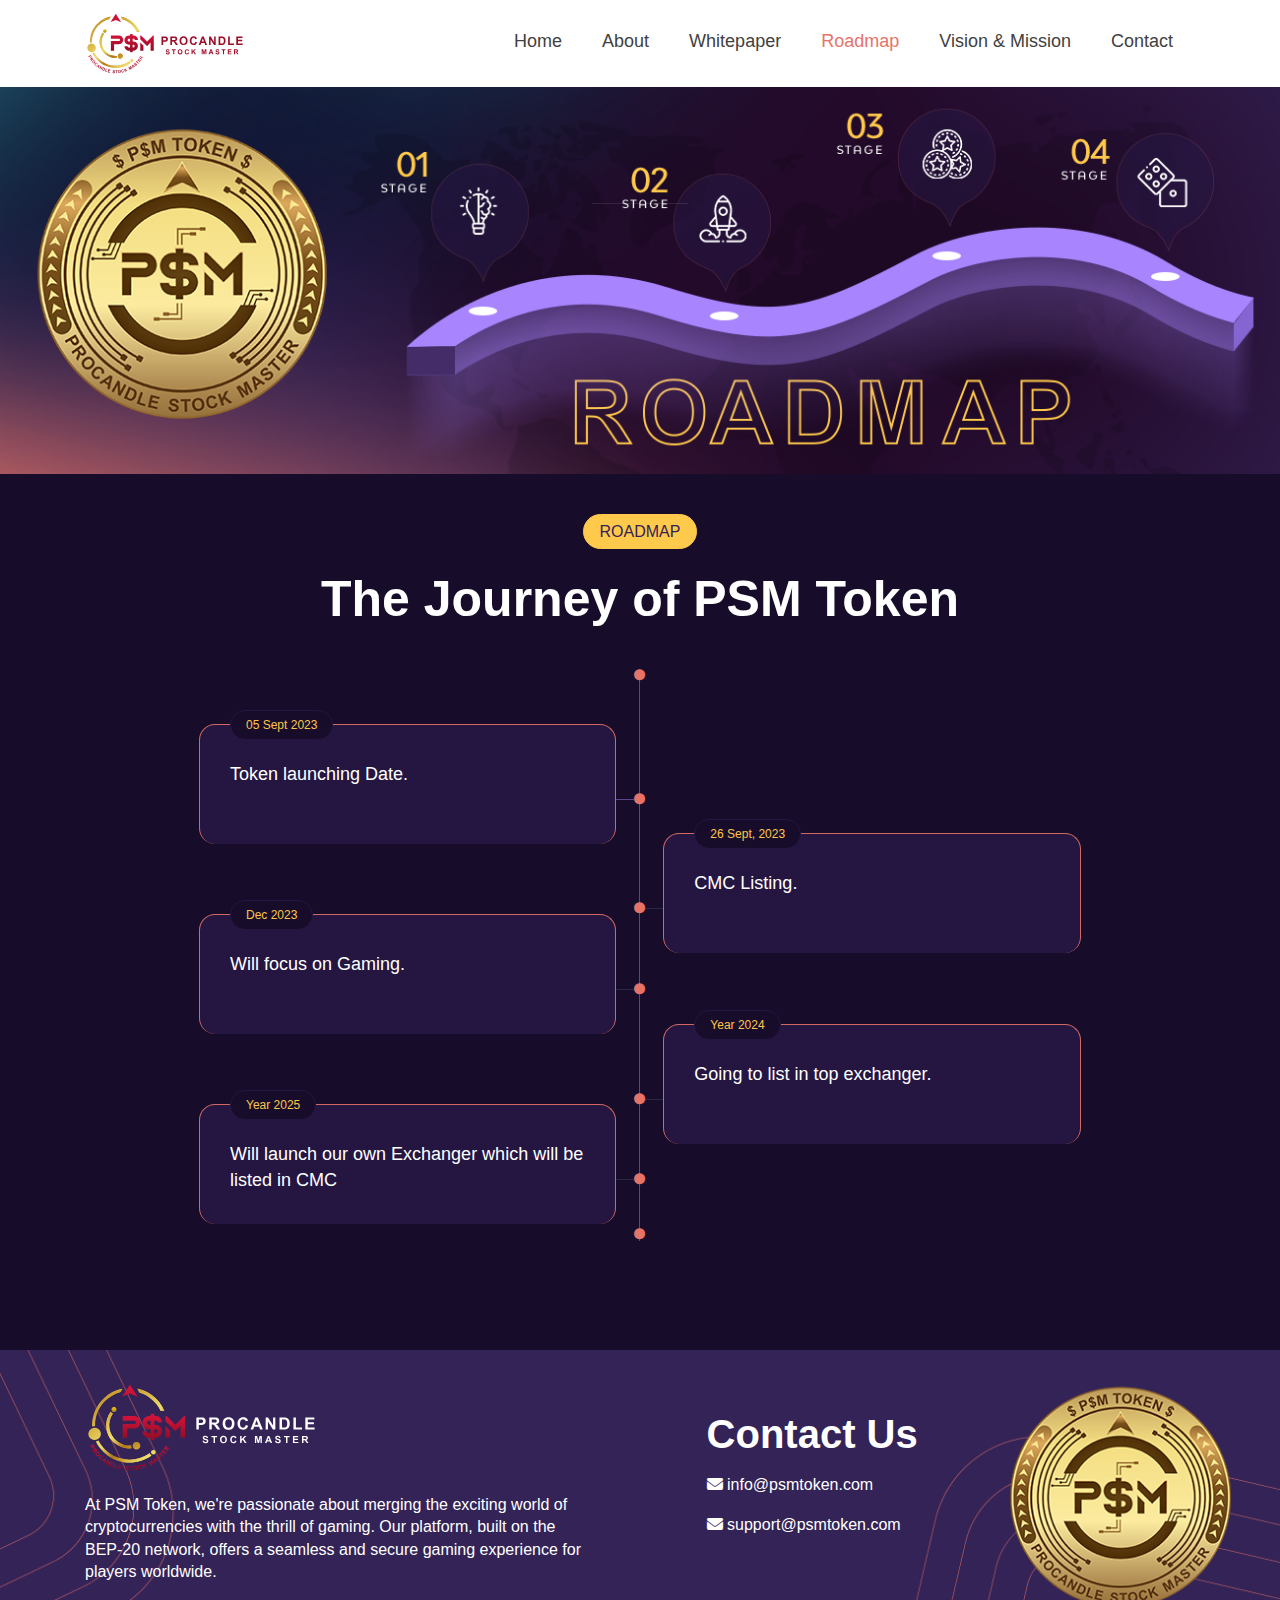
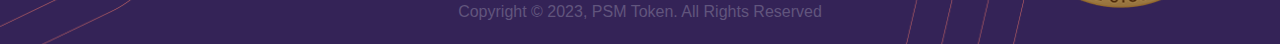
<file: template-kit/road-map/index.html>
<!DOCTYPE html>
<html lang="en-US">


<meta http-equiv="content-type" content="text/html;charset=UTF-8" />

<head>
	<meta charset="UTF-8">
	<meta name="viewport" content="width=device-width, initial-scale=1">
	<link rel="profile" href="http://gmpg.org/xfn/11">
	<title>Roadmap &#8211; PSM Token </title>
	<meta name='robots' content='max-image-preview:large' />
	<link rel="alternate" type="application/rss+xml" title="PSM Token &raquo; Feed"
		href="https://demothemesflat.co/cyfoniikit/feed/" />
	<link rel="alternate" type="application/rss+xml" title="PSM Token "
		href="https://demothemesflat.co/cyfoniikit/comments/feed/" />

	<link rel="stylesheet" href="https://cdnjs.cloudflare.com/ajax/libs/font-awesome/6.4.0/css/all.min.css">
	<!-- Fonts  -->
	<link href="https://fonts.cdnfonts.com/css/bw-modelica-ss01" rel="stylesheet">
	<!-- Fonts  -->
	<link rel="stylesheet" href="https://cdnjs.cloudflare.com/ajax/libs/animate.css/4.1.1/animate.min.css" />

	<script>
		window._wpemojiSettings = { "baseUrl": "https:\/\/s.w.org\/images\/core\/emoji\/14.0.0\/72x72\/", "ext": ".png", "svgUrl": "https:\/\/s.w.org\/images\/core\/emoji\/14.0.0\/svg\/", "svgExt": ".svg", "source": { "concatemoji": "https:\/\/demothemesflat.co\/cyfoniikit\/wp-includes\/js\/wp-emoji-release.min.js?ver=6.2.2" } };
		/*! This file is auto-generated */
		!function (e, a, t) { var n, r, o, i = a.createElement("canvas"), p = i.getContext && i.getContext("2d"); function s(e, t) { p.clearRect(0, 0, i.width, i.height), p.fillText(e, 0, 0); e = i.toDataURL(); return p.clearRect(0, 0, i.width, i.height), p.fillText(t, 0, 0), e === i.toDataURL() } function c(e) { var t = a.createElement("script"); t.src = e, t.defer = t.type = "text/javascript", a.getElementsByTagName("head")[0].appendChild(t) } for (o = Array("flag", "emoji"), t.supports = { everything: !0, everythingExceptFlag: !0 }, r = 0; r < o.length; r++)t.supports[o[r]] = function (e) { if (p && p.fillText) switch (p.textBaseline = "top", p.font = "600 32px Arial", e) { case "flag": return s("\ud83c\udff3\ufe0f\u200d\u26a7\ufe0f", "\ud83c\udff3\ufe0f\u200b\u26a7\ufe0f") ? !1 : !s("\ud83c\uddfa\ud83c\uddf3", "\ud83c\uddfa\u200b\ud83c\uddf3") && !s("\ud83c\udff4\udb40\udc67\udb40\udc62\udb40\udc65\udb40\udc6e\udb40\udc67\udb40\udc7f", "\ud83c\udff4\u200b\udb40\udc67\u200b\udb40\udc62\u200b\udb40\udc65\u200b\udb40\udc6e\u200b\udb40\udc67\u200b\udb40\udc7f"); case "emoji": return !s("\ud83e\udef1\ud83c\udffb\u200d\ud83e\udef2\ud83c\udfff", "\ud83e\udef1\ud83c\udffb\u200b\ud83e\udef2\ud83c\udfff") }return !1 }(o[r]), t.supports.everything = t.supports.everything && t.supports[o[r]], "flag" !== o[r] && (t.supports.everythingExceptFlag = t.supports.everythingExceptFlag && t.supports[o[r]]); t.supports.everythingExceptFlag = t.supports.everythingExceptFlag && !t.supports.flag, t.DOMReady = !1, t.readyCallback = function () { t.DOMReady = !0 }, t.supports.everything || (n = function () { t.readyCallback() }, a.addEventListener ? (a.addEventListener("DOMContentLoaded", n, !1), e.addEventListener("load", n, !1)) : (e.attachEvent("onload", n), a.attachEvent("onreadystatechange", function () { "complete" === a.readyState && t.readyCallback() })), (e = t.source || {}).concatemoji ? c(e.concatemoji) : e.wpemoji && e.twemoji && (c(e.twemoji), c(e.wpemoji))) }(window, document, window._wpemojiSettings);
	</script>
	<style>
		img.wp-smiley,
		img.emoji {
			display: inline !important;
			border: none !important;
			box-shadow: none !important;
			height: 1em !important;
			width: 1em !important;
			margin: 0 0.07em !important;
			vertical-align: -0.1em !important;
			background: none !important;
			padding: 0 !important;
		}
	</style>
	<link rel='stylesheet' id='iziModal-css'
		href='../../wp-content/plugins/themesflat-addons-for-elementor/post-format/assets/css/iziModal3781.css?ver=6.2.2'
		media='all' />
	<link rel='stylesheet' id='tf-font-awesome-css'
		href='../../wp-content/plugins/elementor/assets/lib/font-awesome/css/all.min3781.css?ver=6.2.2' media='all' />
	<link rel='stylesheet' id='tf-regular-css'
		href='../../wp-content/plugins/elementor/assets/lib/font-awesome/css/regular.min3781.css?ver=6.2.2'
		media='all' />
	<link rel='stylesheet' id='tf-style-css'
		href='../../wp-content/plugins/themesflat-addons-for-elementor/assets/css/tf-style3781.css?ver=6.2.2'
		media='all' />
	<link rel='stylesheet' id='wp-block-library-css'
		href='../../wp-includes/css/dist/block-library/style.min3781.css?ver=6.2.2' media='all' />
	<link rel='stylesheet' id='classic-theme-styles-css'
		href='../../wp-includes/css/classic-themes.min3781.css?ver=6.2.2' media='all' />
	<style id='global-styles-inline-css'>
		body {
			--wp--preset--color--black: #000000;
			--wp--preset--color--cyan-bluish-gray: #abb8c3;
			--wp--preset--color--white: #ffffff;
			--wp--preset--color--pale-pink: #f78da7;
			--wp--preset--color--vivid-red: #cf2e2e;
			--wp--preset--color--luminous-vivid-orange: #ff6900;
			--wp--preset--color--luminous-vivid-amber: #fcb900;
			--wp--preset--color--light-green-cyan: #7bdcb5;
			--wp--preset--color--vivid-green-cyan: #00d084;
			--wp--preset--color--pale-cyan-blue: #8ed1fc;
			--wp--preset--color--vivid-cyan-blue: #0693e3;
			--wp--preset--color--vivid-purple: #9b51e0;
			--wp--preset--gradient--vivid-cyan-blue-to-vivid-purple: linear-gradient(135deg, rgba(6, 147, 227, 1) 0%, rgb(155, 81, 224) 100%);
			--wp--preset--gradient--light-green-cyan-to-vivid-green-cyan: linear-gradient(135deg, rgb(122, 220, 180) 0%, rgb(0, 208, 130) 100%);
			--wp--preset--gradient--luminous-vivid-amber-to-luminous-vivid-orange: linear-gradient(135deg, rgba(252, 185, 0, 1) 0%, rgba(255, 105, 0, 1) 100%);
			--wp--preset--gradient--luminous-vivid-orange-to-vivid-red: linear-gradient(135deg, rgba(255, 105, 0, 1) 0%, rgb(207, 46, 46) 100%);
			--wp--preset--gradient--very-light-gray-to-cyan-bluish-gray: linear-gradient(135deg, rgb(238, 238, 238) 0%, rgb(169, 184, 195) 100%);
			--wp--preset--gradient--cool-to-warm-spectrum: linear-gradient(135deg, rgb(74, 234, 220) 0%, rgb(151, 120, 209) 20%, rgb(207, 42, 186) 40%, rgb(238, 44, 130) 60%, rgb(251, 105, 98) 80%, rgb(254, 248, 76) 100%);
			--wp--preset--gradient--blush-light-purple: linear-gradient(135deg, rgb(255, 206, 236) 0%, rgb(152, 150, 240) 100%);
			--wp--preset--gradient--blush-bordeaux: linear-gradient(135deg, rgb(254, 205, 165) 0%, rgb(254, 45, 45) 50%, rgb(107, 0, 62) 100%);
			--wp--preset--gradient--luminous-dusk: linear-gradient(135deg, rgb(255, 203, 112) 0%, rgb(199, 81, 192) 50%, rgb(65, 88, 208) 100%);
			--wp--preset--gradient--pale-ocean: linear-gradient(135deg, rgb(255, 245, 203) 0%, rgb(182, 227, 212) 50%, rgb(51, 167, 181) 100%);
			--wp--preset--gradient--electric-grass: linear-gradient(135deg, rgb(202, 248, 128) 0%, rgb(113, 206, 126) 100%);
			--wp--preset--gradient--midnight: linear-gradient(135deg, rgb(2, 3, 129) 0%, rgb(40, 116, 252) 100%);
			--wp--preset--duotone--dark-grayscale: url('#wp-duotone-dark-grayscale');
			--wp--preset--duotone--grayscale: url('#wp-duotone-grayscale');
			--wp--preset--duotone--purple-yellow: url('#wp-duotone-purple-yellow');
			--wp--preset--duotone--blue-red: url('#wp-duotone-blue-red');
			--wp--preset--duotone--midnight: url('#wp-duotone-midnight');
			--wp--preset--duotone--magenta-yellow: url('#wp-duotone-magenta-yellow');
			--wp--preset--duotone--purple-green: url('#wp-duotone-purple-green');
			--wp--preset--duotone--blue-orange: url('#wp-duotone-blue-orange');
			--wp--preset--font-size--small: 13px;
			--wp--preset--font-size--medium: 20px;
			--wp--preset--font-size--large: 36px;
			--wp--preset--font-size--x-large: 42px;
			--wp--preset--spacing--20: 0.44rem;
			--wp--preset--spacing--30: 0.67rem;
			--wp--preset--spacing--40: 1rem;
			--wp--preset--spacing--50: 1.5rem;
			--wp--preset--spacing--60: 2.25rem;
			--wp--preset--spacing--70: 3.38rem;
			--wp--preset--spacing--80: 5.06rem;
			--wp--preset--shadow--natural: 6px 6px 9px rgba(0, 0, 0, 0.2);
			--wp--preset--shadow--deep: 12px 12px 50px rgba(0, 0, 0, 0.4);
			--wp--preset--shadow--sharp: 6px 6px 0px rgba(0, 0, 0, 0.2);
			--wp--preset--shadow--outlined: 6px 6px 0px -3px rgba(255, 255, 255, 1), 6px 6px rgba(0, 0, 0, 1);
			--wp--preset--shadow--crisp: 6px 6px 0px rgba(0, 0, 0, 1);
		}

		:where(.is-layout-flex) {
			gap: 0.5em;
		}

		body .is-layout-flow>.alignleft {
			float: left;
			margin-inline-start: 0;
			margin-inline-end: 2em;
		}

		body .is-layout-flow>.alignright {
			float: right;
			margin-inline-start: 2em;
			margin-inline-end: 0;
		}

		body .is-layout-flow>.aligncenter {
			margin-left: auto !important;
			margin-right: auto !important;
		}

		body .is-layout-constrained>.alignleft {
			float: left;
			margin-inline-start: 0;
			margin-inline-end: 2em;
		}

		body .is-layout-constrained>.alignright {
			float: right;
			margin-inline-start: 2em;
			margin-inline-end: 0;
		}

		body .is-layout-constrained>.aligncenter {
			margin-left: auto !important;
			margin-right: auto !important;
		}

		body .is-layout-constrained> :where(:not(.alignleft):not(.alignright):not(.alignfull)) {
			max-width: var(--wp--style--global--content-size);
			margin-left: auto !important;
			margin-right: auto !important;
		}

		body .is-layout-constrained>.alignwide {
			max-width: var(--wp--style--global--wide-size);
		}

		body .is-layout-flex {
			display: flex;
		}

		body .is-layout-flex {
			flex-wrap: wrap;
			align-items: center;
		}

		body .is-layout-flex>* {
			margin: 0;
		}

		:where(.wp-block-columns.is-layout-flex) {
			gap: 2em;
		}

		.has-black-color {
			color: var(--wp--preset--color--black) !important;
		}

		.has-cyan-bluish-gray-color {
			color: var(--wp--preset--color--cyan-bluish-gray) !important;
		}

		.has-white-color {
			color: var(--wp--preset--color--white) !important;
		}

		.has-pale-pink-color {
			color: var(--wp--preset--color--pale-pink) !important;
		}

		.has-vivid-red-color {
			color: var(--wp--preset--color--vivid-red) !important;
		}

		.has-luminous-vivid-orange-color {
			color: var(--wp--preset--color--luminous-vivid-orange) !important;
		}

		.has-luminous-vivid-amber-color {
			color: var(--wp--preset--color--luminous-vivid-amber) !important;
		}

		.has-light-green-cyan-color {
			color: var(--wp--preset--color--light-green-cyan) !important;
		}

		.has-vivid-green-cyan-color {
			color: var(--wp--preset--color--vivid-green-cyan) !important;
		}

		.has-pale-cyan-blue-color {
			color: var(--wp--preset--color--pale-cyan-blue) !important;
		}

		.has-vivid-cyan-blue-color {
			color: var(--wp--preset--color--vivid-cyan-blue) !important;
		}

		.has-vivid-purple-color {
			color: var(--wp--preset--color--vivid-purple) !important;
		}

		.has-black-background-color {
			background-color: var(--wp--preset--color--black) !important;
		}

		.has-cyan-bluish-gray-background-color {
			background-color: var(--wp--preset--color--cyan-bluish-gray) !important;
		}

		.has-white-background-color {
			background-color: var(--wp--preset--color--white) !important;
		}

		.has-pale-pink-background-color {
			background-color: var(--wp--preset--color--pale-pink) !important;
		}

		.has-vivid-red-background-color {
			background-color: var(--wp--preset--color--vivid-red) !important;
		}

		.has-luminous-vivid-orange-background-color {
			background-color: var(--wp--preset--color--luminous-vivid-orange) !important;
		}

		.has-luminous-vivid-amber-background-color {
			background-color: var(--wp--preset--color--luminous-vivid-amber) !important;
		}

		.has-light-green-cyan-background-color {
			background-color: var(--wp--preset--color--light-green-cyan) !important;
		}

		.has-vivid-green-cyan-background-color {
			background-color: var(--wp--preset--color--vivid-green-cyan) !important;
		}

		.has-pale-cyan-blue-background-color {
			background-color: var(--wp--preset--color--pale-cyan-blue) !important;
		}

		.has-vivid-cyan-blue-background-color {
			background-color: var(--wp--preset--color--vivid-cyan-blue) !important;
		}

		.has-vivid-purple-background-color {
			background-color: var(--wp--preset--color--vivid-purple) !important;
		}

		.has-black-border-color {
			border-color: var(--wp--preset--color--black) !important;
		}

		.has-cyan-bluish-gray-border-color {
			border-color: var(--wp--preset--color--cyan-bluish-gray) !important;
		}

		.has-white-border-color {
			border-color: var(--wp--preset--color--white) !important;
		}

		.has-pale-pink-border-color {
			border-color: var(--wp--preset--color--pale-pink) !important;
		}

		.has-vivid-red-border-color {
			border-color: var(--wp--preset--color--vivid-red) !important;
		}

		.has-luminous-vivid-orange-border-color {
			border-color: var(--wp--preset--color--luminous-vivid-orange) !important;
		}

		.has-luminous-vivid-amber-border-color {
			border-color: var(--wp--preset--color--luminous-vivid-amber) !important;
		}

		.has-light-green-cyan-border-color {
			border-color: var(--wp--preset--color--light-green-cyan) !important;
		}

		.has-vivid-green-cyan-border-color {
			border-color: var(--wp--preset--color--vivid-green-cyan) !important;
		}

		.has-pale-cyan-blue-border-color {
			border-color: var(--wp--preset--color--pale-cyan-blue) !important;
		}

		.has-vivid-cyan-blue-border-color {
			border-color: var(--wp--preset--color--vivid-cyan-blue) !important;
		}

		.has-vivid-purple-border-color {
			border-color: var(--wp--preset--color--vivid-purple) !important;
		}

		.has-vivid-cyan-blue-to-vivid-purple-gradient-background {
			background: var(--wp--preset--gradient--vivid-cyan-blue-to-vivid-purple) !important;
		}

		.has-light-green-cyan-to-vivid-green-cyan-gradient-background {
			background: var(--wp--preset--gradient--light-green-cyan-to-vivid-green-cyan) !important;
		}

		.has-luminous-vivid-amber-to-luminous-vivid-orange-gradient-background {
			background: var(--wp--preset--gradient--luminous-vivid-amber-to-luminous-vivid-orange) !important;
		}

		.has-luminous-vivid-orange-to-vivid-red-gradient-background {
			background: var(--wp--preset--gradient--luminous-vivid-orange-to-vivid-red) !important;
		}

		.has-very-light-gray-to-cyan-bluish-gray-gradient-background {
			background: var(--wp--preset--gradient--very-light-gray-to-cyan-bluish-gray) !important;
		}

		.has-cool-to-warm-spectrum-gradient-background {
			background: var(--wp--preset--gradient--cool-to-warm-spectrum) !important;
		}

		.has-blush-light-purple-gradient-background {
			background: var(--wp--preset--gradient--blush-light-purple) !important;
		}

		.has-blush-bordeaux-gradient-background {
			background: var(--wp--preset--gradient--blush-bordeaux) !important;
		}

		.has-luminous-dusk-gradient-background {
			background: var(--wp--preset--gradient--luminous-dusk) !important;
		}

		.has-pale-ocean-gradient-background {
			background: var(--wp--preset--gradient--pale-ocean) !important;
		}

		.has-electric-grass-gradient-background {
			background: var(--wp--preset--gradient--electric-grass) !important;
		}

		.has-midnight-gradient-background {
			background: var(--wp--preset--gradient--midnight) !important;
		}

		.has-small-font-size {
			font-size: var(--wp--preset--font-size--small) !important;
		}

		.has-medium-font-size {
			font-size: var(--wp--preset--font-size--medium) !important;
		}

		.has-large-font-size {
			font-size: var(--wp--preset--font-size--large) !important;
		}

		.has-x-large-font-size {
			font-size: var(--wp--preset--font-size--x-large) !important;
		}

		.wp-block-navigation a:where(:not(.wp-element-button)) {
			color: inherit;
		}

		:where(.wp-block-columns.is-layout-flex) {
			gap: 2em;
		}

		.wp-block-pullquote {
			font-size: 1.5em;
			line-height: 1.6;
		}
	</style>
	<link rel='stylesheet' id='template-kit-export-css'
		href='../../wp-content/plugins/template-kit-export/public/assets/css/template-kit-export-public.min365c.css?ver=1.0.21'
		media='all' />
	<link rel='stylesheet' id='hello-elementor-css'
		href='../../wp-content/themes/hello-elementor/style.minc141.css?ver=2.6.1' media='all' />
	<link rel='stylesheet' id='hello-elementor-theme-style-css'
		href='../../wp-content/themes/hello-elementor/theme.minc141.css?ver=2.6.1' media='all' />
	<link rel='stylesheet' id='elementor-frontend-css'
		href='../../wp-content/plugins/elementor/assets/css/frontend-lite.mina1c3.css?ver=3.14.1' media='all' />
	<link rel='stylesheet' id='elementor-post-7-css'
		href='../../wp-content/uploads/elementor/css/post-71acf.css?ver=1688981764' media='all' />
	<link rel='stylesheet' id='elementor-icons-ekiticons-css'
		href='../../wp-content/plugins/elementskit-lite/modules/elementskit-icon-pack/assets/css/ekiticons5b0a.css?ver=2.9.0'
		media='all' />
	<link rel='stylesheet' id='elementor-icons-css'
		href='../../wp-content/plugins/elementor/assets/lib/eicons/css/elementor-icons.minfc13.css?ver=5.20.0'
		media='all' />
	<link rel='stylesheet' id='swiper-css'
		href='../../wp-content/plugins/elementor/assets/lib/swiper/css/swiper.min48f5.css?ver=5.3.6' media='all' />
	<link rel='stylesheet' id='font-awesome-5-all-css'
		href='../../wp-content/plugins/elementor/assets/lib/font-awesome/css/all.mina1c3.css?ver=3.14.1' media='all' />
	<link rel='stylesheet' id='font-awesome-4-shim-css'
		href='../../wp-content/plugins/elementor/assets/lib/font-awesome/css/v4-shims.mina1c3.css?ver=3.14.1'
		media='all' />
	<link rel='stylesheet' id='elementor-post-2432-css'
		href='../../wp-content/uploads/elementor/css/post-2432afbe.css?ver=1690551563' media='all' />
	<link rel='stylesheet' id='ekit-widget-styles-css'
		href='../../wp-content/plugins/elementskit-lite/widgets/init/assets/css/widget-styles5b0a.css?ver=2.9.0'
		media='all' />
	<link rel='stylesheet' id='ekit-responsive-css'
		href='../../wp-content/plugins/elementskit-lite/widgets/init/assets/css/responsive5b0a.css?ver=2.9.0'
		media='all' />
	<link rel='stylesheet' id='google-fonts-1-css'
		href='https://fonts.googleapis.com/css?family=Zen+Dots%3A100%2C100italic%2C200%2C200italic%2C300%2C300italic%2C400%2C400italic%2C500%2C500italic%2C600%2C600italic%2C700%2C700italic%2C800%2C800italic%2C900%2C900italic%7CReadex+Pro%3A100%2C100italic%2C200%2C200italic%2C300%2C300italic%2C400%2C400italic%2C500%2C500italic%2C600%2C600italic%2C700%2C700italic%2C800%2C800italic%2C900%2C900italic&amp;display=swap&amp;ver=6.2.2'
		media='all' />
	<link rel='stylesheet' id='elementor-icons-shared-0-css'
		href='../../wp-content/plugins/elementor/assets/lib/font-awesome/css/fontawesome.min52d5.css?ver=5.15.3'
		media='all' />
	<link rel='stylesheet' id='elementor-icons-fa-brands-css'
		href='../../wp-content/plugins/elementor/assets/lib/font-awesome/css/brands.min52d5.css?ver=5.15.3'
		media='all' />
	<link rel='stylesheet' id='elementor-icons-fa-solid-css'
		href='../../wp-content/plugins/elementor/assets/lib/font-awesome/css/solid.min52d5.css?ver=5.15.3'
		media='all' />
	<link rel="preconnect" href="https://fonts.gstatic.com/" crossorigin>
	<script src='../../wp-includes/js/jquery/jquery.min5aed.js?ver=3.6.4' id='jquery-core-js'></script>
	<script src='../../wp-includes/js/jquery/jquery-migrate.min6b00.js?ver=3.4.0' id='jquery-migrate-js'></script>
	<script src='../../wp-content/plugins/elementor/assets/lib/swiper/swiper.min3781.js?ver=6.2.2'
		id='tf-swiper-js'></script>
	<script
		src='../../wp-content/plugins/template-kit-export/public/assets/js/template-kit-export-public.min365c.js?ver=1.0.21'
		id='template-kit-export-js'></script>
	<script src='../../wp-content/plugins/elementor/assets/lib/font-awesome/js/v4-shims.mina1c3.js?ver=3.14.1'
		id='font-awesome-4-shim-js'></script>
	<link rel="https://api.w.org/" href="https://demothemesflat.co/cyfoniikit/wp-json/" />
	<link rel="EditURI" type="application/rsd+xml" title="RSD"
		href="https://demothemesflat.co/cyfoniikit/xmlrpc.php?rsd" />
	<link rel="wlwmanifest" type="application/wlwmanifest+xml"
		href="https://demothemesflat.co/cyfoniikit/wp-includes/wlwmanifest.xml" />
	<meta name="generator" content="WordPress 6.2.2" />
	<link rel="canonical" href="index.html" />
	<link rel='shortlink' href='https://demothemesflat.co/cyfoniikit/?p=2432' />
	<link rel="alternate" type="application/json+oembed"
		href="https://demothemesflat.co/cyfoniikit/wp-json/oembed/1.0/embed?url=https%3A%2F%2Fdemothemesflat.co%2Fcyfoniikit%2Ftemplate-kit%2Froad-map%2F" />
	<link rel="alternate" type="text/xml+oembed"
		href="https://demothemesflat.co/cyfoniikit/wp-json/oembed/1.0/embed?url=https%3A%2F%2Fdemothemesflat.co%2Fcyfoniikit%2Ftemplate-kit%2Froad-map%2F&amp;format=xml" />
	<meta name="generator"
		content="Elementor 3.14.1; features: e_dom_optimization, e_optimized_assets_loading, e_optimized_css_loading, a11y_improvements, additional_custom_breakpoints; settings: css_print_method-external, google_font-enabled, font_display-swap">
	<link rel="icon" href="../../wp-content/uploads/2022/10/cropped-Favicon-3-32x32.png" sizes="32x32" />
	<link rel="icon" href="../../wp-content/uploads/2022/10/cropped-Favicon-3-192x192.png" sizes="192x192" />
	<link rel="apple-touch-icon" href="../../wp-content/uploads/2022/10/cropped-Favicon-3-180x180.png" />
	<meta name="msapplication-TileImage"
		content="https://demothemesflat.co/cyfoniikit/wp-content/uploads/2022/10/cropped-Favicon-3-270x270.png" />
</head>

<body
	class="envato_tk_templates-template envato_tk_templates-template-elementor_header_footer single single-envato_tk_templates postid-2432 elementor-default elementor-template-full-width elementor-kit-7 elementor-page elementor-page-2432">

	<svg xmlns="http://www.w3.org/2000/svg" viewBox="0 0 0 0" width="0" height="0" focusable="false" role="none"
		style="visibility: hidden; position: absolute; left: -9999px; overflow: hidden;">
		<defs>
			<filter id="wp-duotone-dark-grayscale">
				<feColorMatrix color-interpolation-filters="sRGB" type="matrix"
					values=" .299 .587 .114 0 0 .299 .587 .114 0 0 .299 .587 .114 0 0 .299 .587 .114 0 0 " />
				<feComponentTransfer color-interpolation-filters="sRGB">
					<feFuncR type="table" tableValues="0 0.49803921568627" />
					<feFuncG type="table" tableValues="0 0.49803921568627" />
					<feFuncB type="table" tableValues="0 0.49803921568627" />
					<feFuncA type="table" tableValues="1 1" />
				</feComponentTransfer>
				<feComposite in2="SourceGraphic" operator="in" />
			</filter>
		</defs>
	</svg><svg xmlns="http://www.w3.org/2000/svg" viewBox="0 0 0 0" width="0" height="0" focusable="false" role="none"
		style="visibility: hidden; position: absolute; left: -9999px; overflow: hidden;">
		<defs>
			<filter id="wp-duotone-grayscale">
				<feColorMatrix color-interpolation-filters="sRGB" type="matrix"
					values=" .299 .587 .114 0 0 .299 .587 .114 0 0 .299 .587 .114 0 0 .299 .587 .114 0 0 " />
				<feComponentTransfer color-interpolation-filters="sRGB">
					<feFuncR type="table" tableValues="0 1" />
					<feFuncG type="table" tableValues="0 1" />
					<feFuncB type="table" tableValues="0 1" />
					<feFuncA type="table" tableValues="1 1" />
				</feComponentTransfer>
				<feComposite in2="SourceGraphic" operator="in" />
			</filter>
		</defs>
	</svg><svg xmlns="http://www.w3.org/2000/svg" viewBox="0 0 0 0" width="0" height="0" focusable="false" role="none"
		style="visibility: hidden; position: absolute; left: -9999px; overflow: hidden;">
		<defs>
			<filter id="wp-duotone-purple-yellow">
				<feColorMatrix color-interpolation-filters="sRGB" type="matrix"
					values=" .299 .587 .114 0 0 .299 .587 .114 0 0 .299 .587 .114 0 0 .299 .587 .114 0 0 " />
				<feComponentTransfer color-interpolation-filters="sRGB">
					<feFuncR type="table" tableValues="0.54901960784314 0.98823529411765" />
					<feFuncG type="table" tableValues="0 1" />
					<feFuncB type="table" tableValues="0.71764705882353 0.25490196078431" />
					<feFuncA type="table" tableValues="1 1" />
				</feComponentTransfer>
				<feComposite in2="SourceGraphic" operator="in" />
			</filter>
		</defs>
	</svg><svg xmlns="http://www.w3.org/2000/svg" viewBox="0 0 0 0" width="0" height="0" focusable="false" role="none"
		style="visibility: hidden; position: absolute; left: -9999px; overflow: hidden;">
		<defs>
			<filter id="wp-duotone-blue-red">
				<feColorMatrix color-interpolation-filters="sRGB" type="matrix"
					values=" .299 .587 .114 0 0 .299 .587 .114 0 0 .299 .587 .114 0 0 .299 .587 .114 0 0 " />
				<feComponentTransfer color-interpolation-filters="sRGB">
					<feFuncR type="table" tableValues="0 1" />
					<feFuncG type="table" tableValues="0 0.27843137254902" />
					<feFuncB type="table" tableValues="0.5921568627451 0.27843137254902" />
					<feFuncA type="table" tableValues="1 1" />
				</feComponentTransfer>
				<feComposite in2="SourceGraphic" operator="in" />
			</filter>
		</defs>
	</svg><svg xmlns="http://www.w3.org/2000/svg" viewBox="0 0 0 0" width="0" height="0" focusable="false" role="none"
		style="visibility: hidden; position: absolute; left: -9999px; overflow: hidden;">
		<defs>
			<filter id="wp-duotone-midnight">
				<feColorMatrix color-interpolation-filters="sRGB" type="matrix"
					values=" .299 .587 .114 0 0 .299 .587 .114 0 0 .299 .587 .114 0 0 .299 .587 .114 0 0 " />
				<feComponentTransfer color-interpolation-filters="sRGB">
					<feFuncR type="table" tableValues="0 0" />
					<feFuncG type="table" tableValues="0 0.64705882352941" />
					<feFuncB type="table" tableValues="0 1" />
					<feFuncA type="table" tableValues="1 1" />
				</feComponentTransfer>
				<feComposite in2="SourceGraphic" operator="in" />
			</filter>
		</defs>
	</svg><svg xmlns="http://www.w3.org/2000/svg" viewBox="0 0 0 0" width="0" height="0" focusable="false" role="none"
		style="visibility: hidden; position: absolute; left: -9999px; overflow: hidden;">
		<defs>
			<filter id="wp-duotone-magenta-yellow">
				<feColorMatrix color-interpolation-filters="sRGB" type="matrix"
					values=" .299 .587 .114 0 0 .299 .587 .114 0 0 .299 .587 .114 0 0 .299 .587 .114 0 0 " />
				<feComponentTransfer color-interpolation-filters="sRGB">
					<feFuncR type="table" tableValues="0.78039215686275 1" />
					<feFuncG type="table" tableValues="0 0.94901960784314" />
					<feFuncB type="table" tableValues="0.35294117647059 0.47058823529412" />
					<feFuncA type="table" tableValues="1 1" />
				</feComponentTransfer>
				<feComposite in2="SourceGraphic" operator="in" />
			</filter>
		</defs>
	</svg><svg xmlns="http://www.w3.org/2000/svg" viewBox="0 0 0 0" width="0" height="0" focusable="false" role="none"
		style="visibility: hidden; position: absolute; left: -9999px; overflow: hidden;">
		<defs>
			<filter id="wp-duotone-purple-green">
				<feColorMatrix color-interpolation-filters="sRGB" type="matrix"
					values=" .299 .587 .114 0 0 .299 .587 .114 0 0 .299 .587 .114 0 0 .299 .587 .114 0 0 " />
				<feComponentTransfer color-interpolation-filters="sRGB">
					<feFuncR type="table" tableValues="0.65098039215686 0.40392156862745" />
					<feFuncG type="table" tableValues="0 1" />
					<feFuncB type="table" tableValues="0.44705882352941 0.4" />
					<feFuncA type="table" tableValues="1 1" />
				</feComponentTransfer>
				<feComposite in2="SourceGraphic" operator="in" />
			</filter>
		</defs>
	</svg><svg xmlns="http://www.w3.org/2000/svg" viewBox="0 0 0 0" width="0" height="0" focusable="false" role="none"
		style="visibility: hidden; position: absolute; left: -9999px; overflow: hidden;">
		<defs>
			<filter id="wp-duotone-blue-orange">
				<feColorMatrix color-interpolation-filters="sRGB" type="matrix"
					values=" .299 .587 .114 0 0 .299 .587 .114 0 0 .299 .587 .114 0 0 .299 .587 .114 0 0 " />
				<feComponentTransfer color-interpolation-filters="sRGB">
					<feFuncR type="table" tableValues="0.098039215686275 1" />
					<feFuncG type="table" tableValues="0 0.66274509803922" />
					<feFuncB type="table" tableValues="0.84705882352941 0.41960784313725" />
					<feFuncA type="table" tableValues="1 1" />
				</feComponentTransfer>
				<feComposite in2="SourceGraphic" operator="in" />
			</filter>
		</defs>
	</svg>
	<div id="page" class="hfeed site">


		<header class="site-header tf-custom-header" role="banner">
			<div class="tf-container">
				<div class="tf-row">
					<div class="tf-col">
						<div data-elementor-type="wp-post" data-elementor-id="190" class="elementor elementor-190">
							<section
								class="elementor-section elementor-top-section elementor-element elementor-element-3f9441df elementor-section-boxed elementor-section-height-default elementor-section-height-default tf-sticky-section tf-sticky-no"
								data-id="3f9441df" data-element_type="section"
								data-settings="{&quot;tf_sticky&quot;:&quot;no&quot;}">
								<div class="elementor-container elementor-column-gap-default">
									<div class="elementor-column elementor-col-25 elementor-top-column elementor-element elementor-element-34486d5f"
										data-id="34486d5f" data-element_type="column">
										<div class="elementor-widget-wrap elementor-element-populated">
											<div class="elementor-element elementor-element-3bddb0fb elementor-widget elementor-widget-image"
												data-id="3bddb0fb" data-element_type="widget"
												data-widget_type="image.default">
												<div class="elementor-widget-container">
													<style>
														/*! elementor - v3.14.0 - 26-06-2023 */
														.elementor-widget-image {
															text-align: center
														}

														.elementor-widget-image a {
															display: inline-block
														}

														.elementor-widget-image a img[src$=".svg"] {
															width: 160px
														}

														.elementor-widget-image img {
															vertical-align: middle;
															display: inline-block
														}
													</style> <a href="../../index.html">
														<img width="160" height="38"
															src="../../wp-content/images/00/PSM_Logo_final.svg"
															class="attachment-full size-full wp-image-13" alt=""
															loading="lazy" sizes="(max-width: 160px) 100vw, 160px" />
													</a>
												</div>
											</div>
										</div>
									</div>
									<div class="elementor-column elementor-col-50 elementor-top-column elementor-element elementor-element-62c112fd"
										data-id="62c112fd" data-element_type="column">
										<div class="elementor-widget-wrap elementor-element-populated">
											<div class="elementor-element elementor-element-16576247 elementor-widget-tablet__width-auto elementor-widget elementor-widget-tf-nav-menu"
												data-id="16576247" data-element_type="widget"
												data-widget_type="tf-nav-menu.default">
												<div class="elementor-widget-container">
													<div class="tf-nav-menu tf-alignment-center horizontal menu-panel-style-left tf_link_effect_none tf_animation_line_ dropdown-style1 tf-nav-64c3c50a4b9b6"
														data-id_random="tf-nav-64c3c50a4b9b6">
														<div class="nav-panel mobile-menu-alignment-left">
															<div class="wrap-logo-nav"><a href="../../index.html"
																	class="logo-nav"> <img
																		src="../../wp-content/images/00/PSM_Logo_final.svg"
																		alt="PSM Token"></a>
															</div>
															<div class="mainnav-mobi">
																<div class="menu-container tf-menu-container">
																	<ul id="menu-main" class="menu">
																		<li id="menu-item-209"
																			class="menu-item menu-item-type-custom menu-item-object-custom menu-item-has-children menu-item-209">
																			<a href="../../index.html">Home<i
																					class="fa fa-angle-right"
																					aria-hidden="true"></i></a>
																			<!-- <ul class="sub-menu">
																				<li id="menu-item-210"
																					class="menu-item menu-item-type-custom menu-item-object-custom menu-item-210">
																					<a href="../home-01/index.html">Home
																						01<i class="fa fa-angle-right"
																							aria-hidden="true"></i></a>
																				</li>
																				<li id="menu-item-211"
																					class="menu-item menu-item-type-custom menu-item-object-custom menu-item-211">
																					<a href="../home-02/index.html">Home
																						02<i class="fa fa-angle-right"
																							aria-hidden="true"></i></a>
																				</li>
																				<li id="menu-item-212"
																					class="menu-item menu-item-type-custom menu-item-object-custom menu-item-212">
																					<a href="../home-03/index.html">Home
																						03<i class="fa fa-angle-right"
																							aria-hidden="true"></i></a>
																				</li>
																			</ul> -->
																		</li>
																		<li id="menu-item-213"
																			class="menu-item menu-item-type-custom menu-item-object-custom menu-item-213">
																			<a href="../about-us/index.html">About<i
																					class="fa fa-angle-right"
																					aria-hidden="true"></i></a>
																		</li>
																		<li id="menu-item-213"
																			class="menu-item menu-item-type-custom menu-item-object-custom menu-item-213">
																			<a href="../../wp-content/images/PSM_Whitepaper.pdf" target="_blank">Whitepaper<i
																					class="fa fa-angle-right"
																					aria-hidden="true"></i></a>
																		</li>
																		<li id="menu-item-214"
																			class="menu-item menu-item-type-custom menu-item-object-custom menu-item-214 current-menu-ancestor current-menu-parent">
																			<a href="../road-map/index.html">Roadmap<i
																					class="fa fa-angle-right"
																					aria-hidden="true"></i></a>
																		</li>
																		<!-- <li id="menu-item-215"
																			class="menu-item menu-item-type-custom menu-item-object-custom menu-item-215">
																			<a
																				href="https://demothemesflat.co/cyfoniikit/?elementor_library=our-team">Team<i
																					class="fa fa-angle-right"
																					aria-hidden="true"></i></a>
																		</li> -->
																		<li id="menu-item-216"
																			class="menu-item menu-item-type-custom menu-item-object-custom menu-item-has-children menu-item-216">
																			<a href="../visions-mission/index.html">Vision
																				& Mission</a>
																			<!-- <ul class="sub-menu">
																				<li id="menu-item-217"
																					class="menu-item menu-item-type-custom menu-item-object-custom menu-item-217">
																					<a
																						href="../visions-mission/index.html">Visions
																						&#038; Mission<i
																							class="fa fa-angle-right"
																							aria-hidden="true"></i></a>
																				</li>
																				 <li id="menu-item-218"
																					class="menu-item menu-item-type-custom menu-item-object-custom menu-item-218">
																					<a
																						href="https://demothemesflat.co/cyfoniikit/?elementor_library=partners-investors">Partners
																						&#038; Investors<i
																							class="fa fa-angle-right"
																							aria-hidden="true"></i></a>
																				</li>
																				<li id="menu-item-219"
																					class="menu-item menu-item-type-custom menu-item-object-custom menu-item-219">
																					<a
																						href="https://demothemesflat.co/cyfoniikit/?elementor_library=advisors-backers">Advisors
																						&#038; Backers<i
																							class="fa fa-angle-right"
																							aria-hidden="true"></i></a>
																				</li> 
																			</ul> -->
																		</li>
																		<!-- <li id="menu-item-2522"
																			class="menu-item menu-item-type-custom menu-item-object-custom menu-item-2522">
																			<a href="../blog-list/index.html">Bog List<i
																					class="fa fa-angle-right"
																					aria-hidden="true"></i></a>
																		</li> -->
																		<li id="menu-item-220"
																			class="menu-item menu-item-type-custom menu-item-object-custom menu-item-220">
																			<a href="../contact/index.html">Contact<i
																					class="fa fa-angle-right"
																					aria-hidden="true"></i></a>
																		</li>
																	</ul>
																</div>
															</div>
															<div class="wrap-close-menu-panel-style-default"><button
																	class="close-menu-panel-style-default"><i
																		class="fas fa-times"></i></button></div>
														</div>
														<div class="mainnav nav">
															<div class="menu-container tf-menu-container">
																<ul id="menu-main" class="menu">
																	<li id="menu-item-209"
																		class="menu-item menu-item-type-custom menu-item-object-custom menu-item-has-children menu-item-209">
																		<a href="../../index.html">Home</a>
																		<!-- <ul class="sub-menu">
																			<li id="menu-item-210"
																				class="menu-item menu-item-type-custom menu-item-object-custom menu-item-210">
																				<a href="../home-01/index.html">Home
																					01<i class="fa fa-angle-right"
																						aria-hidden="true"></i></a>
																			</li>
																			<li id="menu-item-211"
																				class="menu-item menu-item-type-custom menu-item-object-custom menu-item-211">
																				<a href="../home-02/index.html">Home
																					02<i class="fa fa-angle-right"
																						aria-hidden="true"></i></a>
																			</li>
																			<li id="menu-item-212"
																				class="menu-item menu-item-type-custom menu-item-object-custom menu-item-212">
																				<a href="../home-03/index.html">Home
																					03<i class="fa fa-angle-right"
																						aria-hidden="true"></i></a>
																			</li>
																		</ul> -->
																	</li>
																	<li id="menu-item-213"
																		class="menu-item menu-item-type-custom menu-item-object-custom menu-item-213  ">
																		<a href="../about-us/index.html">About<i
																				class="fa fa-angle-right"
																				aria-hidden="true"></i></a>
																	</li>
																	<li id="menu-item-213"
																		class="menu-item menu-item-type-custom menu-item-object-custom menu-item-213  ">
																		<a href="../../wp-content/images/PSM_Whitepaper.pdf" target="_blank">Whitepaper<i
																				class="fa fa-angle-right"
																				aria-hidden="true"></i></a>
																	</li>
																	<li id="menu-item-214"
																		class="menu-item menu-item-type-custom menu-item-object-custom menu-item-214 current-menu-ancestor current-menu-parent">
																		<a href="index.html">Roadmap<i
																				class="fa fa-angle-right"
																				aria-hidden="true"></i></a>
																	</li>
																	<!-- <li id="menu-item-215"
																		class="menu-item menu-item-type-custom menu-item-object-custom menu-item-215">
																		<a
																			href="https://demothemesflat.co/cyfoniikit/?elementor_library=our-team">Team<i
																				class="fa fa-angle-right"
																				aria-hidden="true"></i></a>
																	</li> -->
																	<li id="menu-item-216"
																		class="menu-item menu-item-type-custom menu-item-object-custom menu-item-has-children menu-item-216">
																		<a href="../visions-mission/index.html">Vision &
																			Mission</a>
																		<!-- <ul class="sub-menu">
																			<li id="menu-item-217"
																				class="menu-item menu-item-type-custom menu-item-object-custom menu-item-217">
																				<a
																					href="../visions-mission/index.html">Visions
																					&#038; Mission<i
																						class="fa fa-angle-right"
																						aria-hidden="true"></i></a>
																			</li>
																			<li id="menu-item-218"
																				class="menu-item menu-item-type-custom menu-item-object-custom menu-item-218">
																				<a
																					href="https://demothemesflat.co/cyfoniikit/?elementor_library=partners-investors">Partners
																					&#038; Investors<i
																						class="fa fa-angle-right"
																						aria-hidden="true"></i></a>
																			</li>
																			<li id="menu-item-219"
																				class="menu-item menu-item-type-custom menu-item-object-custom menu-item-219">
																				<a
																					href="https://demothemesflat.co/cyfoniikit/?elementor_library=advisors-backers">Advisors
																					&#038; Backers<i
																						class="fa fa-angle-right"
																						aria-hidden="true"></i></a>
																			</li>
																		</ul> -->
																	</li>
																	<!-- <li id="menu-item-2522"
																		class="menu-item menu-item-type-custom menu-item-object-custom menu-item-2522">
																		<a href="../blog-list/index.html">Bog List<i
																				class="fa fa-angle-right"
																				aria-hidden="true"></i></a>
																	</li> -->
																	<li id="menu-item-220"
																		class="menu-item menu-item-type-custom menu-item-object-custom menu-item-220">
																		<a href="../contact/index.html">Contact<i
																				class="fa fa-angle-right"
																				aria-hidden="true"></i></a>
																	</li>
																</ul>
															</div>
														</div>
														<div class="mobile-menu-overlay"></div>
														<button class="tf-close"><i class="fas fa-times"></i></button>
														<button class="btn-menu-mobile">
															<span class="open-icon"><i class="fas fa-bars"></i></span>
														</button>
														<button class="btn-menu-only">
															<span class="open-icon"><i class="fas fa-bars"></i></span>
														</button>
													</div>
												</div>
											</div>
										</div>
									</div>
									<!-- <div class="elementor-column elementor-col-25 elementor-top-column elementor-element elementor-element-2dbee7a0 elementor-hidden-tablet elementor-hidden-mobile"
										data-id="2dbee7a0" data-element_type="column">
										<div class="elementor-widget-wrap elementor-element-populated">
											<div class="elementor-element elementor-element-6c3df75f elementor-widget__width-auto elementor-widget elementor-widget-tf-search"
												data-id="6c3df75f" data-element_type="widget"
												data-widget_type="tf-search.default">
												<div class="elementor-widget-container">
													<div class="tf-widget-search tf-alignment-left style-poppup">
														<button class="tf-icon-search"><i
																class="icon icon-search11"></i></button>
														<div class="tf-modal-search-panel">
															<div class="search-panel">
																<form role="search" method="get" class="tf-search-form"
																	action="https://demothemesflat.co/cyfoniikit/">
																	<input type="search" class="search-field"
																		placeholder="Search…" value="" name="s">
																	<button type="submit" class="search-submit"><i
																			aria-hidden="true"
																			class="fas fa-search"></i></button>
																</form>
															</div>
															<button class="tf-close-modal"></button>
														</div>
													</div>
												</div>
											</div>
											<div class="elementor-element elementor-element-34de91ce elementor-align-center elementor-widget__width-auto elementor-widget elementor-widget-button"
												data-id="34de91ce" data-element_type="widget"
												data-widget_type="button.default">
												<div class="elementor-widget-container">
													<div class="elementor-button-wrapper">
														<a class="elementor-button elementor-button-link elementor-size-sm"
															href="#">
															<span class="elementor-button-content-wrapper">
																<span class="elementor-button-text">Join Now</span>
															</span>
														</a>
													</div>
												</div>
											</div>
										</div>
									</div> -->
								</div>
							</section>
						</div>
					</div>
				</div>
			</div>
		</header>
		<div data-elementor-type="wp-post" data-elementor-id="2432" class="elementor elementor-2432">
			<section
				class="elementor-section elementor-top-section elementor-element elementor-element-cf177fd elementor-section-boxed elementor-section-height-default elementor-section-height-default tf-sticky-section tf-sticky-no"
				data-id="cf177fd" data-element_type="section"
				data-settings="{&quot;background_background&quot;:&quot;classic&quot;,&quot;tf_sticky&quot;:&quot;no&quot;}">
				<div class="elementor-container elementor-column-gap-default">
					<div class="elementor-column elementor-col-100 elementor-top-column elementor-element elementor-element-bc50a0b"
						data-id="bc50a0b" data-element_type="column"
						data-settings="{&quot;background_background&quot;:&quot;classic&quot;}">
						<div class="elementor-widget-wrap elementor-element-populated">
							<section
								class="elementor-section elementor-inner-section elementor-element elementor-element-f89fff1 elementor-section-full_width elementor-section-height-default elementor-section-height-default tf-sticky-section tf-sticky-no"
								data-id="f89fff1" data-element_type="section"
								data-settings="{&quot;background_background&quot;:&quot;gradient&quot;,&quot;tf_sticky&quot;:&quot;no&quot;}">
								<div class="elementor-container elementor-column-gap-default">
									<div class="elementor-column elementor-col-100 elementor-inner-column elementor-element elementor-element-193610b"
										data-id="193610b" data-element_type="column">
										<div class="elementor-widget-wrap elementor-element-populated">
											<div class="elementor-element elementor-element-d0f9766 elementor-widget elementor-widget-heading"
												data-id="d0f9766" data-element_type="widget"
												data-widget_type="heading.default">
												<div class="elementor-widget-container">
													<style>
														/*! elementor - v3.14.0 - 26-06-2023 */
														.elementor-heading-title {
															padding: 0;
															margin: 0;
															line-height: 1
														}

														.elementor-widget-heading .elementor-heading-title[class*=elementor-size-]>a {
															color: inherit;
															font-size: inherit;
															line-height: inherit
														}

														.elementor-widget-heading .elementor-heading-title.elementor-size-small {
															font-size: 15px
														}

														.elementor-widget-heading .elementor-heading-title.elementor-size-medium {
															font-size: 19px
														}

														.elementor-widget-heading .elementor-heading-title.elementor-size-large {
															font-size: 29px
														}

														.elementor-widget-heading .elementor-heading-title.elementor-size-xl {
															font-size: 39px
														}

														.elementor-widget-heading .elementor-heading-title.elementor-size-xxl {
															font-size: 59px
														}
													</style>
												</div>
											</div>
											<!-- <div class="elementor-element elementor-element-de7faa2 elementor-widget__width-auto elementor-icon-list--layout-traditional elementor-list-item-link-full_width elementor-widget elementor-widget-icon-list"
												data-id="de7faa2" data-element_type="widget"
												data-widget_type="icon-list.default">
												<div class="elementor-widget-container">
													<link rel="stylesheet"
														href="../../wp-content/plugins/elementor/assets/css/widget-icon-list.min.css">
													 <ul class="elementor-icon-list-items">
														<li class="elementor-icon-list-item">
															<a href="#">

																<span class="elementor-icon-list-text">Home</span>
															</a>
														</li>
													</ul>
												</div>
											</div>
											<div class="elementor-element elementor-element-8a41210 elementor-widget__width-auto elementor-icon-list--layout-traditional elementor-list-item-link-full_width elementor-widget elementor-widget-icon-list"
												data-id="8a41210" data-element_type="widget"
												data-widget_type="icon-list.default">
												<div class="elementor-widget-container">
													<ul class="elementor-icon-list-items">
														<li class="elementor-icon-list-item">
															<span class="elementor-icon-list-icon">
																<i aria-hidden="true"
																	class="icon icon-right-arrow1"></i> </span>
															<span class="elementor-icon-list-text">Road map</span>
														</li>
													</ul>
												</div>
											</div> -->
											<div class="elementor-element elementor-element-a66551e elementor-widget-divider--view-line elementor-widget elementor-widget-divider"
												data-id="a66551e" data-element_type="widget"
												data-widget_type="divider.default">
												<div class="elementor-widget-container">
													<style>
														/*! elementor - v3.14.0 - 26-06-2023 */
														.elementor-widget-divider {
															--divider-border-style: none;
															--divider-border-width: 1px;
															--divider-color: #0c0d0e;
															--divider-icon-size: 20px;
															--divider-element-spacing: 10px;
															--divider-pattern-height: 24px;
															--divider-pattern-size: 20px;
															--divider-pattern-url: none;
															--divider-pattern-repeat: repeat-x
														}

														.elementor-widget-divider .elementor-divider {
															display: flex
														}

														.elementor-widget-divider .elementor-divider__text {
															font-size: 15px;
															line-height: 1;
															max-width: 95%
														}

														.elementor-widget-divider .elementor-divider__element {
															margin: 0 var(--divider-element-spacing);
															flex-shrink: 0
														}

														.elementor-widget-divider .elementor-icon {
															font-size: var(--divider-icon-size)
														}

														.elementor-widget-divider .elementor-divider-separator {
															display: flex;
															margin: 0;
															direction: ltr
														}

														.elementor-widget-divider--view-line_icon .elementor-divider-separator,
														.elementor-widget-divider--view-line_text .elementor-divider-separator {
															align-items: center
														}

														.elementor-widget-divider--view-line_icon .elementor-divider-separator:after,
														.elementor-widget-divider--view-line_icon .elementor-divider-separator:before,
														.elementor-widget-divider--view-line_text .elementor-divider-separator:after,
														.elementor-widget-divider--view-line_text .elementor-divider-separator:before {
															display: block;
															content: "";
															border-bottom: 0;
															flex-grow: 1;
															border-top: var(--divider-border-width) var(--divider-border-style) var(--divider-color)
														}

														.elementor-widget-divider--element-align-left .elementor-divider .elementor-divider-separator>.elementor-divider__svg:first-of-type {
															flex-grow: 0;
															flex-shrink: 100
														}

														.elementor-widget-divider--element-align-left .elementor-divider-separator:before {
															content: none
														}

														.elementor-widget-divider--element-align-left .elementor-divider__element {
															margin-left: 0
														}

														.elementor-widget-divider--element-align-right .elementor-divider .elementor-divider-separator>.elementor-divider__svg:last-of-type {
															flex-grow: 0;
															flex-shrink: 100
														}

														.elementor-widget-divider--element-align-right .elementor-divider-separator:after {
															content: none
														}

														.elementor-widget-divider--element-align-right .elementor-divider__element {
															margin-right: 0
														}

														.elementor-widget-divider:not(.elementor-widget-divider--view-line_text):not(.elementor-widget-divider--view-line_icon) .elementor-divider-separator {
															border-top: var(--divider-border-width) var(--divider-border-style) var(--divider-color)
														}

														.elementor-widget-divider--separator-type-pattern {
															--divider-border-style: none
														}

														.elementor-widget-divider--separator-type-pattern.elementor-widget-divider--view-line .elementor-divider-separator,
														.elementor-widget-divider--separator-type-pattern:not(.elementor-widget-divider--view-line) .elementor-divider-separator:after,
														.elementor-widget-divider--separator-type-pattern:not(.elementor-widget-divider--view-line) .elementor-divider-separator:before,
														.elementor-widget-divider--separator-type-pattern:not([class*=elementor-widget-divider--view]) .elementor-divider-separator {
															width: 100%;
															min-height: var(--divider-pattern-height);
															-webkit-mask-size: var(--divider-pattern-size) 100%;
															mask-size: var(--divider-pattern-size) 100%;
															-webkit-mask-repeat: var(--divider-pattern-repeat);
															mask-repeat: var(--divider-pattern-repeat);
															background-color: var(--divider-color);
															-webkit-mask-image: var(--divider-pattern-url);
															mask-image: var(--divider-pattern-url)
														}

														.elementor-widget-divider--no-spacing {
															--divider-pattern-size: auto
														}

														.elementor-widget-divider--bg-round {
															--divider-pattern-repeat: round
														}

														.rtl .elementor-widget-divider .elementor-divider__text {
															direction: rtl
														}

														.e-con-inner>.elementor-widget-divider,
														.e-con>.elementor-widget-divider {
															width: var(--container-widget-width, 100%);
															--flex-grow: var(--container-widget-flex-grow)
														}
													</style>
													<div class="elementor-divider">
														<span class="elementor-divider-separator">
														</span>
													</div>
												</div>
											</div>
											<!-- <div class="elementor-element elementor-element-ecf1338 elementor-widget elementor-widget-heading"
												data-id="ecf1338" data-element_type="widget"
												data-widget_type="heading.default">
												<div class="elementor-widget-container">
													<h6 class="elementor-heading-title elementor-size-default">Share
														this page</h6>
												</div>
											</div> 
											<div class="elementor-element elementor-element-ac8e81c e-grid-align-mobile-center e-grid-align-tablet-center elementor-shape-rounded elementor-grid-0 e-grid-align-center elementor-widget elementor-widget-social-icons"
												data-id="ac8e81c" data-element_type="widget"
												data-widget_type="social-icons.default">
												<div class="elementor-widget-container">
													<style>
														/*! elementor - v3.14.0 - 26-06-2023 */
														.elementor-widget-social-icons.elementor-grid-0 .elementor-widget-container,
														.elementor-widget-social-icons.elementor-grid-mobile-0 .elementor-widget-container,
														.elementor-widget-social-icons.elementor-grid-tablet-0 .elementor-widget-container {
															line-height: 1;
															font-size: 0
														}

														.elementor-widget-social-icons:not(.elementor-grid-0):not(.elementor-grid-tablet-0):not(.elementor-grid-mobile-0) .elementor-grid {
															display: inline-grid
														}

														.elementor-widget-social-icons .elementor-grid {
															grid-column-gap: var(--grid-column-gap, 5px);
															grid-row-gap: var(--grid-row-gap, 5px);
															grid-template-columns: var(--grid-template-columns);
															justify-content: var(--justify-content, center);
															justify-items: var(--justify-content, center)
														}

														.elementor-icon.elementor-social-icon {
															font-size: var(--icon-size, 25px);
															line-height: var(--icon-size, 25px);
															width: calc(var(--icon-size, 25px) + (2 * var(--icon-padding, .5em)));
															height: calc(var(--icon-size, 25px) + (2 * var(--icon-padding, .5em)))
														}

														.elementor-social-icon {
															--e-social-icon-icon-color: #fff;
															display: inline-flex;
															background-color: #69727d;
															align-items: center;
															justify-content: center;
															text-align: center;
															cursor: pointer
														}

														.elementor-social-icon i {
															color: var(--e-social-icon-icon-color)
														}

														.elementor-social-icon svg {
															fill: var(--e-social-icon-icon-color)
														}

														.elementor-social-icon:last-child {
															margin: 0
														}

														.elementor-social-icon:hover {
															opacity: .9;
															color: #fff
														}

														.elementor-social-icon-android {
															background-color: #a4c639
														}

														.elementor-social-icon-apple {
															background-color: #999
														}

														.elementor-social-icon-behance {
															background-color: #1769ff
														}

														.elementor-social-icon-bitbucket {
															background-color: #205081
														}

														.elementor-social-icon-codepen {
															background-color: #000
														}

														.elementor-social-icon-delicious {
															background-color: #39f
														}

														.elementor-social-icon-deviantart {
															background-color: #05cc47
														}

														.elementor-social-icon-digg {
															background-color: #005be2
														}

														.elementor-social-icon-dribbble {
															background-color: #ea4c89
														}

														.elementor-social-icon-elementor {
															background-color: #d30c5c
														}

														.elementor-social-icon-envelope {
															background-color: #ea4335
														}

														.elementor-social-icon-facebook,
														.elementor-social-icon-facebook-f {
															background-color: #3b5998
														}

														.elementor-social-icon-flickr {
															background-color: #0063dc
														}

														.elementor-social-icon-foursquare {
															background-color: #2d5be3
														}

														.elementor-social-icon-free-code-camp,
														.elementor-social-icon-freecodecamp {
															background-color: #006400
														}

														.elementor-social-icon-github {
															background-color: #333
														}

														.elementor-social-icon-gitlab {
															background-color: #e24329
														}

														.elementor-social-icon-globe {
															background-color: #69727d
														}

														.elementor-social-icon-google-plus,
														.elementor-social-icon-google-plus-g {
															background-color: #dd4b39
														}

														.elementor-social-icon-houzz {
															background-color: #7ac142
														}

														.elementor-social-icon-instagram {
															background-color: #262626
														}

														.elementor-social-icon-jsfiddle {
															background-color: #487aa2
														}

														.elementor-social-icon-link {
															background-color: #818a91
														}

														.elementor-social-icon-linkedin,
														.elementor-social-icon-linkedin-in {
															background-color: #0077b5
														}

														.elementor-social-icon-medium {
															background-color: #00ab6b
														}

														.elementor-social-icon-meetup {
															background-color: #ec1c40
														}

														.elementor-social-icon-mixcloud {
															background-color: #273a4b
														}

														.elementor-social-icon-odnoklassniki {
															background-color: #f4731c
														}

														.elementor-social-icon-pinterest {
															background-color: #bd081c
														}

														.elementor-social-icon-product-hunt {
															background-color: #da552f
														}

														.elementor-social-icon-reddit {
															background-color: #ff4500
														}

														.elementor-social-icon-rss {
															background-color: #f26522
														}

														.elementor-social-icon-shopping-cart {
															background-color: #4caf50
														}

														.elementor-social-icon-skype {
															background-color: #00aff0
														}

														.elementor-social-icon-slideshare {
															background-color: #0077b5
														}

														.elementor-social-icon-snapchat {
															background-color: #fffc00
														}

														.elementor-social-icon-soundcloud {
															background-color: #f80
														}

														.elementor-social-icon-spotify {
															background-color: #2ebd59
														}

														.elementor-social-icon-stack-overflow {
															background-color: #fe7a15
														}

														.elementor-social-icon-steam {
															background-color: #00adee
														}

														.elementor-social-icon-stumbleupon {
															background-color: #eb4924
														}

														.elementor-social-icon-telegram {
															background-color: #2ca5e0
														}

														.elementor-social-icon-thumb-tack {
															background-color: #1aa1d8
														}

														.elementor-social-icon-tripadvisor {
															background-color: #589442
														}

														.elementor-social-icon-tumblr {
															background-color: #35465c
														}

														.elementor-social-icon-twitch {
															background-color: #6441a5
														}

														.elementor-social-icon-twitter {
															background-color: #1da1f2
														}

														.elementor-social-icon-viber {
															background-color: #665cac
														}

														.elementor-social-icon-vimeo {
															background-color: #1ab7ea
														}

														.elementor-social-icon-vk {
															background-color: #45668e
														}

														.elementor-social-icon-weibo {
															background-color: #dd2430
														}

														.elementor-social-icon-weixin {
															background-color: #31a918
														}

														.elementor-social-icon-whatsapp {
															background-color: #25d366
														}

														.elementor-social-icon-wordpress {
															background-color: #21759b
														}

														.elementor-social-icon-xing {
															background-color: #026466
														}

														.elementor-social-icon-yelp {
															background-color: #af0606
														}

														.elementor-social-icon-youtube {
															background-color: #cd201f
														}

														.elementor-social-icon-500px {
															background-color: #0099e5
														}

														.elementor-shape-rounded .elementor-icon.elementor-social-icon {
															border-radius: 10%
														}

														.elementor-shape-circle .elementor-icon.elementor-social-icon {
															border-radius: 50%
														}
													</style>
													<div class="elementor-social-icons-wrapper elementor-grid">
														<span class="elementor-grid-item">
															<a class="elementor-icon elementor-social-icon elementor-social-icon-facebook-f elementor-repeater-item-d7c079f"
																target="_blank">
																<span class="elementor-screen-only">Facebook-f</span>
																<i class="fab fa-facebook-f"></i> </a>
														</span>
														<span class="elementor-grid-item">
															<a class="elementor-icon elementor-social-icon elementor-social-icon-twitter elementor-repeater-item-35c19a9"
																target="_blank">
																<span class="elementor-screen-only">Twitter</span>
																<i class="fab fa-twitter"></i> </a>
														</span>
														<span class="elementor-grid-item">
															<a class="elementor-icon elementor-social-icon elementor-social-icon-linkedin-in elementor-repeater-item-7d4d4d8"
																target="_blank">
																<span class="elementor-screen-only">Linkedin-in</span>
																<i class="fab fa-linkedin-in"></i> </a>
														</span>
														<span class="elementor-grid-item">
															<a class="elementor-icon elementor-social-icon elementor-social-icon-youtube elementor-repeater-item-1a7cecf"
																target="_blank">
																<span class="elementor-screen-only">Youtube</span>
																<i class="fab fa-youtube"></i> </a>
														</span>
													</div>
												</div>
											</div> -->
										</div>
									</div>
								</div>
							</section>
						</div>
					</div>
				</div>
			</section>
			<section id="roadmap-section">
				<section
					class="elementor-section elementor-top-section elementor-element elementor-element-bea19d2 elementor-section-boxed elementor-section-height-default elementor-section-height-default tf-sticky-section tf-sticky-no"
					data-id="bea19d2" data-element_type="section"
					data-settings="{&quot;tf_sticky&quot;:&quot;no&quot;}">
					<div class="elementor-container elementor-column-gap-default">
						<div class="elementor-column elementor-col-100 elementor-top-column elementor-element elementor-element-bf5bc56"
							data-id="bf5bc56" data-element_type="column">
							<div class="elementor-widget-wrap elementor-element-populated">
								<div class="elementor-element elementor-element-5edc98b elementor-widget__width-auto elementor-widget elementor-widget-heading"
									data-id="5edc98b" data-element_type="widget" data-widget_type="heading.default">
									<div class="elementor-widget-container">
										<h6 class="elementor-heading-title elementor-size-default">ROADMAP</h6>
									</div>
								</div>
								<div class="elementor-element elementor-element-67e6ef0 elementor-widget elementor-widget-heading"
									data-id="67e6ef0" data-element_type="widget" data-widget_type="heading.default">
									<div class="elementor-widget-container">
										<h2 class="elementor-heading-title elementor-size-default">The Journey of PSM
											Token</h2>
									</div>
								</div>
							</div>
						</div>
					</div>
				</section>
				<section
					class="elementor-section elementor-top-section elementor-element elementor-element-47ddfd5 elementor-section-boxed elementor-section-height-default elementor-section-height-default tf-sticky-section tf-sticky-no"
					data-id="47ddfd5" data-element_type="section"
					data-settings="{&quot;tf_sticky&quot;:&quot;no&quot;}">
					<div class="elementor-container elementor-column-gap-default">
						<div class="elementor-column elementor-col-50 elementor-top-column elementor-element elementor-element-29149dc"
							data-id="29149dc" data-element_type="column">
							<div class="elementor-widget-wrap elementor-element-populated">
								<div class="elementor-element elementor-element-5ea71a6 elementor-hidden-mobile elementor-view-default elementor-widget elementor-widget-icon"
									data-id="5ea71a6" data-element_type="widget" data-widget_type="icon.default">
									<div class="elementor-widget-container">
										<div class="elementor-icon-wrapper">
											<div class="elementor-icon">
												<i aria-hidden="true" class="fas fa-circle"></i>
											</div>
										</div>
									</div>
								</div>
								<section
									class="elementor-section elementor-inner-section elementor-element elementor-element-4eb0b47 elementor-section-boxed elementor-section-height-default elementor-section-height-default tf-sticky-section tf-sticky-no"
									data-id="4eb0b47" data-element_type="section"
									data-settings="{&quot;tf_sticky&quot;:&quot;no&quot;}">
									<div class="elementor-container elementor-column-gap-default">
										<div class="elementor-column elementor-col-50 elementor-inner-column elementor-element elementor-element-c44777a"
											data-id="c44777a" data-element_type="column"
											data-settings="{&quot;background_background&quot;:&quot;gradient&quot;}">
											<div class="elementor-widget-wrap elementor-element-populated">
												<div class="elementor-element elementor-element-6c9c95c elementor-widget__width-auto elementor-widget elementor-widget-heading"
													data-id="6c9c95c" data-element_type="widget"
													data-widget_type="heading.default">
													<div class="elementor-widget-container">
														<h6 class="elementor-heading-title elementor-size-default">05
															Sept 2023</h6>
													</div>
												</div>
												<!-- <div class="elementor-element elementor-element-d375a2f elementor-icon-list--layout-traditional elementor-list-item-link-full_width elementor-widget elementor-widget-icon-list"
												data-id="d375a2f" data-element_type="widget"
												data-widget_type="icon-list.default">
												<div class="elementor-widget-container">
													<ul class="elementor-icon-list-items">
														<li class="elementor-icon-list-item">
															<a href="#">

																<span class="elementor-icon-list-text">Idea
																	Generation</span>
															</a>
														</li>
													</ul>
												</div>
											</div>
											<div class="elementor-element elementor-element-4db425e elementor-widget__width-auto elementor-widget-divider--view-line elementor-widget elementor-widget-divider"
												data-id="4db425e" data-element_type="widget"
												data-widget_type="divider.default">
												<div class="elementor-widget-container">
													<div class="elementor-divider">
														<span class="elementor-divider-separator">
														</span>
													</div>
												</div>
											</div> -->
												<div class="elementor-element elementor-element-000bcd3 elementor-widget elementor-widget-heading"
													data-id="000bcd3" data-element_type="widget"
													data-widget_type="heading.default">
													<div class="elementor-widget-container">
														<h5 class="elementor-heading-title elementor-size-default">Token
															launching Date.
														</h5>
													</div>
												</div>
											</div>
										</div>
										<div class="elementor-column elementor-col-50 elementor-inner-column elementor-element elementor-element-653e3e5 elementor-hidden-mobile"
											data-id="653e3e5" data-element_type="column">
											<div class="elementor-widget-wrap elementor-element-populated">
												<div class="elementor-element elementor-element-15b248e elementor-widget-divider--view-line_icon elementor-widget-divider--element-align-right elementor-view-default elementor-widget elementor-widget-divider"
													data-id="15b248e" data-element_type="widget"
													data-widget_type="divider.default">
													<div class="elementor-widget-container">
														<div class="elementor-divider">
															<span class="elementor-divider-separator">
																<div class="elementor-icon elementor-divider__element">
																	<i aria-hidden="true" class="fas fa-circle"></i>
																</div>
															</span>
														</div>
													</div>
												</div>
											</div>
										</div>
									</div>
								</section>
								<section
									class="elementor-section elementor-inner-section elementor-element elementor-element-9d49824 elementor-section-boxed elementor-section-height-default elementor-section-height-default tf-sticky-section tf-sticky-no"
									data-id="9d49824" data-element_type="section"
									data-settings="{&quot;tf_sticky&quot;:&quot;no&quot;}">
									<div class="elementor-container elementor-column-gap-default">
										<div class="elementor-column elementor-col-50 elementor-inner-column elementor-element elementor-element-7b19edd"
											data-id="7b19edd" data-element_type="column"
											data-settings="{&quot;background_background&quot;:&quot;gradient&quot;}">
											<div class="elementor-widget-wrap elementor-element-populated">
												<div class="elementor-element elementor-element-ed17d81 elementor-widget__width-auto elementor-widget elementor-widget-heading"
													data-id="ed17d81" data-element_type="widget"
													data-widget_type="heading.default">
													<div class="elementor-widget-container">
														<h6 class="elementor-heading-title elementor-size-default">Dec
															2023</h6>
													</div>
												</div>
												<!-- <div class="elementor-element elementor-element-3756c94 elementor-icon-list--layout-traditional elementor-list-item-link-full_width elementor-widget elementor-widget-icon-list"
												data-id="3756c94" data-element_type="widget"
												data-widget_type="icon-list.default">
												<div class="elementor-widget-container">
													<ul class="elementor-icon-list-items">
														<li class="elementor-icon-list-item">
															<a href="#">

																<span class="elementor-icon-list-text">Initial
																	Release</span>
															</a>
														</li>
													</ul>
												</div>
											</div>
											<div class="elementor-element elementor-element-dbe2480 elementor-widget__width-auto elementor-widget-divider--view-line elementor-widget elementor-widget-divider"
												data-id="dbe2480" data-element_type="widget"
												data-widget_type="divider.default">
												<div class="elementor-widget-container">
													<div class="elementor-divider">
														<span class="elementor-divider-separator">
														</span>
													</div>
												</div>
											</div> -->
												<div class="elementor-element elementor-element-b5b536b elementor-widget elementor-widget-heading"
													data-id="b5b536b" data-element_type="widget"
													data-widget_type="heading.default">
													<div class="elementor-widget-container">
														<h5 class="elementor-heading-title elementor-size-default">Will
															focus on Gaming.
														</h5>
													</div>
												</div>
											</div>
										</div>
										<div class="elementor-column elementor-col-50 elementor-inner-column elementor-element elementor-element-dd8cb76 elementor-hidden-mobile"
											data-id="dd8cb76" data-element_type="column">
											<div class="elementor-widget-wrap elementor-element-populated">
												<div class="elementor-element elementor-element-8757a3d elementor-widget-divider--view-line_icon elementor-widget-divider--element-align-right elementor-view-default elementor-widget elementor-widget-divider"
													data-id="8757a3d" data-element_type="widget"
													data-widget_type="divider.default">
													<div class="elementor-widget-container">
														<div class="elementor-divider">
															<span class="elementor-divider-separator">
																<div class="elementor-icon elementor-divider__element">
																	<i aria-hidden="true" class="fas fa-circle"></i>
																</div>
															</span>
														</div>
													</div>
												</div>
											</div>
										</div>
									</div>
								</section>
								<section
									class="elementor-section elementor-inner-section elementor-element elementor-element-418ad83 elementor-section-boxed elementor-section-height-default elementor-section-height-default tf-sticky-section tf-sticky-no"
									data-id="418ad83" data-element_type="section"
									data-settings="{&quot;tf_sticky&quot;:&quot;no&quot;}">
									<div class="elementor-container elementor-column-gap-default">
										<div class="elementor-column elementor-col-50 elementor-inner-column elementor-element elementor-element-2d7591d"
											data-id="2d7591d" data-element_type="column"
											data-settings="{&quot;background_background&quot;:&quot;gradient&quot;}">
											<div class="elementor-widget-wrap elementor-element-populated">
												<div class="elementor-element elementor-element-582d006 elementor-widget__width-auto elementor-widget elementor-widget-heading"
													data-id="582d006" data-element_type="widget"
													data-widget_type="heading.default">
													<div class="elementor-widget-container">
														<h6 class="elementor-heading-title elementor-size-default">Year
															2025</h6>
													</div>
												</div>
												<!-- <div class="elementor-element elementor-element-3a48fc9 elementor-icon-list--layout-traditional elementor-list-item-link-full_width elementor-widget elementor-widget-icon-list"
												data-id="3a48fc9" data-element_type="widget"
												data-widget_type="icon-list.default">
												<div class="elementor-widget-container">
													<ul class="elementor-icon-list-items">
														<li class="elementor-icon-list-item">
															<a href="#">

																<span class="elementor-icon-list-text">Design &
																	Development</span>
															</a>
														</li>
													</ul>
												</div>
											</div>
											<div class="elementor-element elementor-element-037148c elementor-widget__width-auto elementor-widget-divider--view-line elementor-widget elementor-widget-divider"
												data-id="037148c" data-element_type="widget"
												data-widget_type="divider.default">
												<div class="elementor-widget-container">
													<div class="elementor-divider">
														<span class="elementor-divider-separator">
														</span>
													</div>
												</div>
											</div> -->
												<div class="elementor-element elementor-element-9c80234 elementor-widget elementor-widget-heading"
													data-id="9c80234" data-element_type="widget"
													data-widget_type="heading.default">
													<div class="elementor-widget-container">
														<h5 class="elementor-heading-title elementor-size-default">Will
															launch our own Exchanger which will be listed in CMC
														</h5>
													</div>
												</div>
											</div>
										</div>
										<div class="elementor-column elementor-col-50 elementor-inner-column elementor-element elementor-element-1c607b0 elementor-hidden-mobile"
											data-id="1c607b0" data-element_type="column">
											<div class="elementor-widget-wrap elementor-element-populated">
												<div class="elementor-element elementor-element-28d98d5 elementor-widget-divider--view-line_icon elementor-widget-divider--element-align-right elementor-view-default elementor-widget elementor-widget-divider"
													data-id="28d98d5" data-element_type="widget"
													data-widget_type="divider.default">
													<div class="elementor-widget-container">
														<div class="elementor-divider">
															<span class="elementor-divider-separator">
																<div class="elementor-icon elementor-divider__element">
																	<i aria-hidden="true" class="fas fa-circle"></i>
																</div>
															</span>
														</div>
													</div>
												</div>
											</div>
										</div>
									</div>
								</section>
								<!-- <section
								class="elementor-section elementor-inner-section elementor-element elementor-element-ce36d7f elementor-section-boxed elementor-section-height-default elementor-section-height-default tf-sticky-section tf-sticky-no"
								data-id="ce36d7f" data-element_type="section"
								data-settings="{&quot;tf_sticky&quot;:&quot;no&quot;}">
								<div class="elementor-container elementor-column-gap-default">
									<div class="elementor-column elementor-col-50 elementor-inner-column elementor-element elementor-element-085b65d"
										data-id="085b65d" data-element_type="column"
										data-settings="{&quot;background_background&quot;:&quot;gradient&quot;}">
										<div class="elementor-widget-wrap elementor-element-populated">
											<div class="elementor-element elementor-element-60a18d4 elementor-widget__width-auto elementor-widget elementor-widget-heading"
												data-id="60a18d4" data-element_type="widget"
												data-widget_type="heading.default">
												<div class="elementor-widget-container">
													<h6 class="elementor-heading-title elementor-size-default">February
														01, 2022</h6>
												</div>
											</div>
											<div class="elementor-element elementor-element-46b9005 elementor-icon-list--layout-traditional elementor-list-item-link-full_width elementor-widget elementor-widget-icon-list"
												data-id="46b9005" data-element_type="widget"
												data-widget_type="icon-list.default">
												<div class="elementor-widget-container">
													<ul class="elementor-icon-list-items">
														<li class="elementor-icon-list-item">
															<a href="#">

																<span class="elementor-icon-list-text">Design &
																	Development</span>
															</a>
														</li>
													</ul>
												</div>
											</div>
											<div class="elementor-element elementor-element-c677fdc elementor-widget__width-auto elementor-widget-divider--view-line elementor-widget elementor-widget-divider"
												data-id="c677fdc" data-element_type="widget"
												data-widget_type="divider.default">
												<div class="elementor-widget-container">
													<div class="elementor-divider">
														<span class="elementor-divider-separator">
														</span>
													</div>
												</div>
											</div>
											<div class="elementor-element elementor-element-584a4fb elementor-widget elementor-widget-heading"
												data-id="584a4fb" data-element_type="widget"
												data-widget_type="heading.default">
												<div class="elementor-widget-container">
													<h5 class="elementor-heading-title elementor-size-default">Lorem
														ipsum dolor sit amet, consectetur adipiscing elit. Duis diam
														enim, scelerisque sit amet diam ut, molestie ultrices nisi.
														Suspendisse in ipsum ante. Ut rhoncus ligula dictum gravida.
													</h5>
												</div>
											</div>
										</div>
									</div>
									<div class="elementor-column elementor-col-50 elementor-inner-column elementor-element elementor-element-2508fb7 elementor-hidden-mobile"
										data-id="2508fb7" data-element_type="column">
										<div class="elementor-widget-wrap elementor-element-populated">
											<div class="elementor-element elementor-element-2b6b3aa elementor-widget-divider--view-line_icon elementor-widget-divider--element-align-right elementor-view-default elementor-widget elementor-widget-divider"
												data-id="2b6b3aa" data-element_type="widget"
												data-widget_type="divider.default">
												<div class="elementor-widget-container">
													<div class="elementor-divider">
														<span class="elementor-divider-separator">
															<div class="elementor-icon elementor-divider__element">
																<i aria-hidden="true" class="fas fa-circle"></i>
															</div>
														</span>
													</div>
												</div>
											</div>
										</div>
									</div>
								</div>
							</section>
							<section
								class="elementor-section elementor-inner-section elementor-element elementor-element-920faf3 elementor-section-boxed elementor-section-height-default elementor-section-height-default tf-sticky-section tf-sticky-no"
								data-id="920faf3" data-element_type="section"
								data-settings="{&quot;tf_sticky&quot;:&quot;no&quot;}">
								<div class="elementor-container elementor-column-gap-default">
									<div class="elementor-column elementor-col-50 elementor-inner-column elementor-element elementor-element-0b33e56"
										data-id="0b33e56" data-element_type="column"
										data-settings="{&quot;background_background&quot;:&quot;gradient&quot;}">
										<div class="elementor-widget-wrap elementor-element-populated">
											<div class="elementor-element elementor-element-67854ff elementor-widget__width-auto elementor-widget elementor-widget-heading"
												data-id="67854ff" data-element_type="widget"
												data-widget_type="heading.default">
												<div class="elementor-widget-container">
													<h6 class="elementor-heading-title elementor-size-default">February
														01, 2022</h6>
												</div>
											</div>
											<div class="elementor-element elementor-element-3d2266a elementor-icon-list--layout-traditional elementor-list-item-link-full_width elementor-widget elementor-widget-icon-list"
												data-id="3d2266a" data-element_type="widget"
												data-widget_type="icon-list.default">
												<div class="elementor-widget-container">
													<ul class="elementor-icon-list-items">
														<li class="elementor-icon-list-item">
															<a href="#">

																<span class="elementor-icon-list-text">Design &
																	Development</span>
															</a>
														</li>
													</ul>
												</div>
											</div>
											<div class="elementor-element elementor-element-c12a7b3 elementor-widget__width-auto elementor-widget-divider--view-line elementor-widget elementor-widget-divider"
												data-id="c12a7b3" data-element_type="widget"
												data-widget_type="divider.default">
												<div class="elementor-widget-container">
													<div class="elementor-divider">
														<span class="elementor-divider-separator">
														</span>
													</div>
												</div>
											</div>
											<div class="elementor-element elementor-element-30bdc19 elementor-widget elementor-widget-heading"
												data-id="30bdc19" data-element_type="widget"
												data-widget_type="heading.default">
												<div class="elementor-widget-container">
													<h5 class="elementor-heading-title elementor-size-default">Lorem
														ipsum dolor sit amet, consectetur adipiscing elit. Duis diam
														enim, scelerisque sit amet diam ut, molestie ultrices nisi.
														Suspendisse in ipsum ante. Ut rhoncus ligula dictum gravida.
													</h5>
												</div>
											</div>
										</div>
									</div>
									<div class="elementor-column elementor-col-50 elementor-inner-column elementor-element elementor-element-6d757d3 elementor-hidden-mobile"
										data-id="6d757d3" data-element_type="column">
										<div class="elementor-widget-wrap elementor-element-populated">
											<div class="elementor-element elementor-element-e26c777 elementor-widget-divider--view-line_icon elementor-widget-divider--element-align-right elementor-view-default elementor-widget elementor-widget-divider"
												data-id="e26c777" data-element_type="widget"
												data-widget_type="divider.default">
												<div class="elementor-widget-container">
													<div class="elementor-divider">
														<span class="elementor-divider-separator">
															<div class="elementor-icon elementor-divider__element">
																<i aria-hidden="true" class="fas fa-circle"></i>
															</div>
														</span>
													</div>
												</div>
											</div>
										</div>
									</div>
								</div>
							</section> -->
								<div class="elementor-element elementor-element-6fdbe5c elementor-hidden-mobile elementor-view-default elementor-widget elementor-widget-icon"
									data-id="6fdbe5c" data-element_type="widget" data-widget_type="icon.default">
									<div class="elementor-widget-container">
										<div class="elementor-icon-wrapper">
											<div class="elementor-icon">
												<i aria-hidden="true" class="fas fa-circle"></i>
											</div>
										</div>
									</div>
								</div>
							</div>
						</div>
						<div class="elementor-column elementor-col-50 elementor-top-column elementor-element elementor-element-bd2ffa6"
							data-id="bd2ffa6" data-element_type="column">
							<div class="elementor-widget-wrap elementor-element-populated">
								<section
									class="elementor-section elementor-inner-section elementor-element elementor-element-a0deb2e elementor-section-boxed elementor-section-height-default elementor-section-height-default tf-sticky-section tf-sticky-no"
									data-id="a0deb2e" data-element_type="section"
									data-settings="{&quot;tf_sticky&quot;:&quot;no&quot;}">
									<div class="elementor-container elementor-column-gap-default">
										<div class="elementor-column elementor-col-50 elementor-inner-column elementor-element elementor-element-a05eef7 elementor-hidden-mobile"
											data-id="a05eef7" data-element_type="column">
											<div class="elementor-widget-wrap elementor-element-populated">
												<div class="elementor-element elementor-element-754010e elementor-widget-divider--view-line_icon elementor-widget-divider--element-align-left elementor-view-default elementor-widget elementor-widget-divider"
													data-id="754010e" data-element_type="widget"
													data-widget_type="divider.default">
													<div class="elementor-widget-container">
														<div class="elementor-divider">
															<span class="elementor-divider-separator">
																<div class="elementor-icon elementor-divider__element">
																	<i aria-hidden="true" class="fas fa-circle"></i>
																</div>
															</span>
														</div>
													</div>
												</div>
											</div>
										</div>
										<div class="elementor-column elementor-col-50 elementor-inner-column elementor-element elementor-element-1b63339"
											data-id="1b63339" data-element_type="column"
											data-settings="{&quot;background_background&quot;:&quot;gradient&quot;}">
											<div class="elementor-widget-wrap elementor-element-populated">
												<div class="elementor-element elementor-element-a39bc19 elementor-widget__width-auto elementor-widget elementor-widget-heading"
													data-id="a39bc19" data-element_type="widget"
													data-widget_type="heading.default">
													<div class="elementor-widget-container">
														<h6 class="elementor-heading-title elementor-size-default">26
															Sept, 2023</h6>
													</div>
												</div>
												<!-- <div class="elementor-element elementor-element-5d06b1c elementor-icon-list--layout-traditional elementor-list-item-link-full_width elementor-widget elementor-widget-icon-list"
												data-id="5d06b1c" data-element_type="widget"
												data-widget_type="icon-list.default">
												<div class="elementor-widget-container">
													<ul class="elementor-icon-list-items">
														<li class="elementor-icon-list-item">
															<a href="#">

																<span class="elementor-icon-list-text">Result & Final
																	Report</span>
															</a>
														</li>
													</ul>
												</div>
											</div>
											<div class="elementor-element elementor-element-7e3f510 elementor-widget__width-auto elementor-widget-divider--view-line elementor-widget elementor-widget-divider"
												data-id="7e3f510" data-element_type="widget"
												data-widget_type="divider.default">
												<div class="elementor-widget-container">
													<div class="elementor-divider">
														<span class="elementor-divider-separator">
														</span>
													</div>
												</div>
											</div> -->
												<div class="elementor-element elementor-element-6650088 elementor-widget elementor-widget-heading"
													data-id="6650088" data-element_type="widget"
													data-widget_type="heading.default">
													<div class="elementor-widget-container">
														<h5 class="elementor-heading-title elementor-size-default">CMC
															Listing.
														</h5>
													</div>
												</div>
											</div>
										</div>
									</div>
								</section>
								<section
									class="elementor-section elementor-inner-section elementor-element elementor-element-12acda1 elementor-section-boxed elementor-section-height-default elementor-section-height-default tf-sticky-section tf-sticky-no"
									data-id="12acda1" data-element_type="section"
									data-settings="{&quot;tf_sticky&quot;:&quot;no&quot;}">
									<div class="elementor-container elementor-column-gap-default">
										<div class="elementor-column elementor-col-50 elementor-inner-column elementor-element elementor-element-2f8d3cb elementor-hidden-mobile"
											data-id="2f8d3cb" data-element_type="column">
											<div class="elementor-widget-wrap elementor-element-populated">
												<div class="elementor-element elementor-element-14adca5 elementor-widget-divider--view-line_icon elementor-widget-divider--element-align-left elementor-view-default elementor-widget elementor-widget-divider"
													data-id="14adca5" data-element_type="widget"
													data-widget_type="divider.default">
													<div class="elementor-widget-container">
														<div class="elementor-divider">
															<span class="elementor-divider-separator">
																<div class="elementor-icon elementor-divider__element">
																	<i aria-hidden="true" class="fas fa-circle"></i>
																</div>
															</span>
														</div>
													</div>
												</div>
											</div>
										</div>
										<div class="elementor-column elementor-col-50 elementor-inner-column elementor-element elementor-element-2ee6e82"
											data-id="2ee6e82" data-element_type="column"
											data-settings="{&quot;background_background&quot;:&quot;gradient&quot;}">
											<div class="elementor-widget-wrap elementor-element-populated">
												<div class="elementor-element elementor-element-5dc1c6c elementor-widget__width-auto elementor-widget elementor-widget-heading"
													data-id="5dc1c6c" data-element_type="widget"
													data-widget_type="heading.default">
													<div class="elementor-widget-container">
														<h6 class="elementor-heading-title elementor-size-default">Year
															2024</h6>
													</div>
												</div>
												<!-- <div class="elementor-element elementor-element-c2e68d6 elementor-icon-list--layout-traditional elementor-list-item-link-full_width elementor-widget elementor-widget-icon-list"
												data-id="c2e68d6" data-element_type="widget"
												data-widget_type="icon-list.default">
												<div class="elementor-widget-container">
													<ul class="elementor-icon-list-items">
														<li class="elementor-icon-list-item">
															<a href="#">

																<span class="elementor-icon-list-text">Design &
																	Development</span>
															</a>
														</li>
													</ul>
												</div>
											</div>
											<div class="elementor-element elementor-element-7646b5d elementor-widget__width-auto elementor-widget-divider--view-line elementor-widget elementor-widget-divider"
												data-id="7646b5d" data-element_type="widget"
												data-widget_type="divider.default">
												<div class="elementor-widget-container">
													<div class="elementor-divider">
														<span class="elementor-divider-separator">
														</span>
													</div>
												</div>
											</div> -->
												<div class="elementor-element elementor-element-e4ab20a elementor-widget elementor-widget-heading"
													data-id="e4ab20a" data-element_type="widget"
													data-widget_type="heading.default">
													<div class="elementor-widget-container">
														<h5 class="elementor-heading-title elementor-size-default">Going
															to list in top exchanger.
														</h5>
													</div>
												</div>
											</div>
										</div>
									</div>
								</section>
								<!-- <section
								class="elementor-section elementor-inner-section elementor-element elementor-element-e48e04e elementor-section-boxed elementor-section-height-default elementor-section-height-default tf-sticky-section tf-sticky-no"
								data-id="e48e04e" data-element_type="section"
								data-settings="{&quot;tf_sticky&quot;:&quot;no&quot;}">
								<div class="elementor-container elementor-column-gap-default">
									<div class="elementor-column elementor-col-50 elementor-inner-column elementor-element elementor-element-d7d9a7a elementor-hidden-mobile"
										data-id="d7d9a7a" data-element_type="column">
										<div class="elementor-widget-wrap elementor-element-populated">
											<div class="elementor-element elementor-element-0933627 elementor-widget-divider--view-line_icon elementor-widget-divider--element-align-left elementor-view-default elementor-widget elementor-widget-divider"
												data-id="0933627" data-element_type="widget"
												data-widget_type="divider.default">
												<div class="elementor-widget-container">
													<div class="elementor-divider">
														<span class="elementor-divider-separator">
															<div class="elementor-icon elementor-divider__element">
																<i aria-hidden="true" class="fas fa-circle"></i>
															</div>
														</span>
													</div>
												</div>
											</div>
										</div>
									</div>
									<div class="elementor-column elementor-col-50 elementor-inner-column elementor-element elementor-element-9a37768"
										data-id="9a37768" data-element_type="column"
										data-settings="{&quot;background_background&quot;:&quot;gradient&quot;}">
										<div class="elementor-widget-wrap elementor-element-populated">
											<div class="elementor-element elementor-element-2b7f217 elementor-widget__width-auto elementor-widget elementor-widget-heading"
												data-id="2b7f217" data-element_type="widget"
												data-widget_type="heading.default">
												<div class="elementor-widget-container">
													<h6 class="elementor-heading-title elementor-size-default">February
														01, 2022</h6>
												</div>
											</div>
											<div class="elementor-element elementor-element-f9731e9 elementor-icon-list--layout-traditional elementor-list-item-link-full_width elementor-widget elementor-widget-icon-list"
												data-id="f9731e9" data-element_type="widget"
												data-widget_type="icon-list.default">
												<div class="elementor-widget-container">
													<ul class="elementor-icon-list-items">
														<li class="elementor-icon-list-item">
															<a href="#">

																<span class="elementor-icon-list-text">Result & Final
																	Report</span>
															</a>
														</li>
													</ul>
												</div>
											</div>
											<div class="elementor-element elementor-element-befceed elementor-widget__width-auto elementor-widget-divider--view-line elementor-widget elementor-widget-divider"
												data-id="befceed" data-element_type="widget"
												data-widget_type="divider.default">
												<div class="elementor-widget-container">
													<div class="elementor-divider">
														<span class="elementor-divider-separator">
														</span>
													</div>
												</div>
											</div>
											<div class="elementor-element elementor-element-a1bc8fc elementor-widget elementor-widget-heading"
												data-id="a1bc8fc" data-element_type="widget"
												data-widget_type="heading.default">
												<div class="elementor-widget-container">
													<h5 class="elementor-heading-title elementor-size-default">Lorem
														ipsum dolor sit amet, consectetur adipiscing elit. Duis diam
														enim, scelerisque sit amet diam ut, molestie ultrices nisi.
														Suspendisse in ipsum ante. Ut rhoncus ligula dictum gravida.
													</h5>
												</div>
											</div>
										</div>
									</div>
								</div>
							</section>
							<section
								class="elementor-section elementor-inner-section elementor-element elementor-element-20c5fc7 elementor-section-boxed elementor-section-height-default elementor-section-height-default tf-sticky-section tf-sticky-no"
								data-id="20c5fc7" data-element_type="section"
								data-settings="{&quot;tf_sticky&quot;:&quot;no&quot;}">
								<div class="elementor-container elementor-column-gap-default">
									<div class="elementor-column elementor-col-50 elementor-inner-column elementor-element elementor-element-7a7ec3f elementor-hidden-mobile"
										data-id="7a7ec3f" data-element_type="column">
										<div class="elementor-widget-wrap elementor-element-populated">
											<div class="elementor-element elementor-element-4b1fda2 elementor-widget-divider--view-line_icon elementor-widget-divider--element-align-left elementor-view-default elementor-widget elementor-widget-divider"
												data-id="4b1fda2" data-element_type="widget"
												data-widget_type="divider.default">
												<div class="elementor-widget-container">
													<div class="elementor-divider">
														<span class="elementor-divider-separator">
															<div class="elementor-icon elementor-divider__element">
																<i aria-hidden="true" class="fas fa-circle"></i>
															</div>
														</span>
													</div>
												</div>
											</div>
										</div>
									</div>
									<div class="elementor-column elementor-col-50 elementor-inner-column elementor-element elementor-element-c4ba1fe"
										data-id="c4ba1fe" data-element_type="column"
										data-settings="{&quot;background_background&quot;:&quot;gradient&quot;}">
										<div class="elementor-widget-wrap elementor-element-populated">
											<div class="elementor-element elementor-element-3c675d6 elementor-widget__width-auto elementor-widget elementor-widget-heading"
												data-id="3c675d6" data-element_type="widget"
												data-widget_type="heading.default">
												<div class="elementor-widget-container">
													<h6 class="elementor-heading-title elementor-size-default">February
														01, 2022</h6>
												</div>
											</div>
											<div class="elementor-element elementor-element-06caeff elementor-icon-list--layout-traditional elementor-list-item-link-full_width elementor-widget elementor-widget-icon-list"
												data-id="06caeff" data-element_type="widget"
												data-widget_type="icon-list.default">
												<div class="elementor-widget-container">
													<ul class="elementor-icon-list-items">
														<li class="elementor-icon-list-item">
															<a href="#">

																<span class="elementor-icon-list-text">Result & Final
																	Report</span>
															</a>
														</li>
													</ul>
												</div>
											</div>
											<div class="elementor-element elementor-element-f35a2d2 elementor-widget__width-auto elementor-widget-divider--view-line elementor-widget elementor-widget-divider"
												data-id="f35a2d2" data-element_type="widget"
												data-widget_type="divider.default">
												<div class="elementor-widget-container">
													<div class="elementor-divider">
														<span class="elementor-divider-separator">
														</span>
													</div>
												</div>
											</div>
											<div class="elementor-element elementor-element-26d57d0 elementor-widget elementor-widget-heading"
												data-id="26d57d0" data-element_type="widget"
												data-widget_type="heading.default">
												<div class="elementor-widget-container">
													<h5 class="elementor-heading-title elementor-size-default">Lorem
														ipsum dolor sit amet, consectetur adipiscing elit. Duis diam
														enim, scelerisque sit amet diam ut, molestie ultrices nisi.
														Suspendisse in ipsum ante. Ut rhoncus ligula dictum gravida.
													</h5>
												</div>
											</div>
										</div>
									</div>
								</div>
							</section> -->
							</div>
						</div>
					</div>
				</section>
			</section>
			<!-- <section
				class="elementor-section elementor-top-section elementor-element elementor-element-9de398c elementor-section-boxed elementor-section-height-default elementor-section-height-default tf-sticky-section tf-sticky-no"
				data-id="9de398c" data-element_type="section" data-settings="{&quot;tf_sticky&quot;:&quot;no&quot;}">
				<div class="elementor-container elementor-column-gap-default">
					<div class="elementor-column elementor-col-100 elementor-top-column elementor-element elementor-element-22790f8"
						data-id="22790f8" data-element_type="column">
						<div class="elementor-widget-wrap elementor-element-populated">
							<div class="elementor-element elementor-element-2760593 elementor-widget__width-auto elementor-widget elementor-widget-heading"
								data-id="2760593" data-element_type="widget" data-widget_type="heading.default">
								<div class="elementor-widget-container">
									<h6 class="elementor-heading-title elementor-size-default">Our Speciality</h6>
								</div>
							</div>
							<div class="elementor-element elementor-element-1079dc2 elementor-widget elementor-widget-heading"
								data-id="1079dc2" data-element_type="widget" data-widget_type="heading.default">
								<div class="elementor-widget-container">
									<h2 class="elementor-heading-title elementor-size-default">OUR COLLECTION</h2>
								</div>
							</div>
						</div>
					</div>
				</div>
			</section>
			<section
				class="elementor-section elementor-top-section elementor-element elementor-element-56c0aea elementor-section-boxed elementor-section-height-default elementor-section-height-default tf-sticky-section tf-sticky-no"
				data-id="56c0aea" data-element_type="section" data-settings="{&quot;tf_sticky&quot;:&quot;no&quot;}">
				<div class="elementor-container elementor-column-gap-default">
					<div class="elementor-column elementor-col-25 elementor-top-column elementor-element elementor-element-be7749f"
						data-id="be7749f" data-element_type="column"
						data-settings="{&quot;background_background&quot;:&quot;classic&quot;}">
						<div class="elementor-widget-wrap elementor-element-populated">
							<div class="elementor-element elementor-element-a1fa069 elementor-widget elementor-widget-image"
								data-id="a1fa069" data-element_type="widget" data-widget_type="image.default">
								<div class="elementor-widget-container">
									<img decoding="async" width="375" height="375"
										src="../../wp-content/uploads/2023/01/img_speciality_01_Home02.png"
										class="attachment-full size-full wp-image-50" alt="" loading="lazy"
										srcset="https://demothemesflat.co/cyfoniikit/wp-content/uploads/2023/01/img_speciality_01_Home02.png 375w, https://demothemesflat.co/cyfoniikit/wp-content/uploads/2023/01/img_speciality_01_Home02-300x300.png 300w, https://demothemesflat.co/cyfoniikit/wp-content/uploads/2023/01/img_speciality_01_Home02-150x150.png 150w"
										sizes="(max-width: 375px) 100vw, 375px" />
								</div>
							</div>
							<div class="elementor-element elementor-element-7bf82ac elementor-align-justify elementor-widget elementor-widget-button"
								data-id="7bf82ac" data-element_type="widget" data-widget_type="button.default">
								<div class="elementor-widget-container">
									<div class="elementor-button-wrapper">
										<a class="elementor-button elementor-button-link elementor-size-sm" href="#">
											<span class="elementor-button-content-wrapper">
												<span class="elementor-button-text">3D Digital Artwork</span>
											</span>
										</a>
									</div>
								</div>
							</div>
						</div>
					</div>
					<div class="elementor-column elementor-col-25 elementor-top-column elementor-element elementor-element-9e396a8"
						data-id="9e396a8" data-element_type="column"
						data-settings="{&quot;background_background&quot;:&quot;classic&quot;}">
						<div class="elementor-widget-wrap elementor-element-populated">
							<div class="elementor-element elementor-element-3bfdbfb elementor-widget elementor-widget-image"
								data-id="3bfdbfb" data-element_type="widget" data-widget_type="image.default">
								<div class="elementor-widget-container">
									<img decoding="async" width="375" height="375"
										src="../../wp-content/uploads/2023/01/img_speciality_02_Home02.png"
										class="attachment-full size-full wp-image-62" alt="" loading="lazy"
										srcset="https://demothemesflat.co/cyfoniikit/wp-content/uploads/2023/01/img_speciality_02_Home02.png 375w, https://demothemesflat.co/cyfoniikit/wp-content/uploads/2023/01/img_speciality_02_Home02-300x300.png 300w, https://demothemesflat.co/cyfoniikit/wp-content/uploads/2023/01/img_speciality_02_Home02-150x150.png 150w"
										sizes="(max-width: 375px) 100vw, 375px" />
								</div>
							</div>
							<div class="elementor-element elementor-element-df36e0f elementor-align-justify elementor-widget elementor-widget-button"
								data-id="df36e0f" data-element_type="widget" data-widget_type="button.default">
								<div class="elementor-widget-container">
									<div class="elementor-button-wrapper">
										<a class="elementor-button elementor-button-link elementor-size-sm" href="#">
											<span class="elementor-button-content-wrapper">
												<span class="elementor-button-text">3D Digital Artwork</span>
											</span>
										</a>
									</div>
								</div>
							</div>
						</div>
					</div>
					<div class="elementor-column elementor-col-25 elementor-top-column elementor-element elementor-element-15f8dde"
						data-id="15f8dde" data-element_type="column"
						data-settings="{&quot;background_background&quot;:&quot;classic&quot;}">
						<div class="elementor-widget-wrap elementor-element-populated">
							<div class="elementor-element elementor-element-7e5fc96 elementor-widget elementor-widget-image"
								data-id="7e5fc96" data-element_type="widget" data-widget_type="image.default">
								<div class="elementor-widget-container">
									<img decoding="async" width="375" height="375"
										src="../../wp-content/uploads/2023/01/img_speciality_03_Home02.png"
										class="attachment-full size-full wp-image-77" alt="" loading="lazy"
										srcset="https://demothemesflat.co/cyfoniikit/wp-content/uploads/2023/01/img_speciality_03_Home02.png 375w, https://demothemesflat.co/cyfoniikit/wp-content/uploads/2023/01/img_speciality_03_Home02-300x300.png 300w, https://demothemesflat.co/cyfoniikit/wp-content/uploads/2023/01/img_speciality_03_Home02-150x150.png 150w"
										sizes="(max-width: 375px) 100vw, 375px" />
								</div>
							</div>
							<div class="elementor-element elementor-element-444f285 elementor-align-justify elementor-widget elementor-widget-button"
								data-id="444f285" data-element_type="widget" data-widget_type="button.default">
								<div class="elementor-widget-container">
									<div class="elementor-button-wrapper">
										<a class="elementor-button elementor-button-link elementor-size-sm" href="#">
											<span class="elementor-button-content-wrapper">
												<span class="elementor-button-text">3D Digital Artwork</span>
											</span>
										</a>
									</div>
								</div>
							</div>
						</div>
					</div>
					<div class="elementor-column elementor-col-25 elementor-top-column elementor-element elementor-element-59cfcac"
						data-id="59cfcac" data-element_type="column"
						data-settings="{&quot;background_background&quot;:&quot;classic&quot;}">
						<div class="elementor-widget-wrap elementor-element-populated">
							<div class="elementor-element elementor-element-a3e2397 elementor-widget elementor-widget-image"
								data-id="a3e2397" data-element_type="widget" data-widget_type="image.default">
								<div class="elementor-widget-container">
									<img decoding="async" width="375" height="375"
										src="../../wp-content/uploads/2023/01/img_speciality_04_Home02.png"
										class="attachment-full size-full wp-image-89" alt="" loading="lazy"
										srcset="https://demothemesflat.co/cyfoniikit/wp-content/uploads/2023/01/img_speciality_04_Home02.png 375w, https://demothemesflat.co/cyfoniikit/wp-content/uploads/2023/01/img_speciality_04_Home02-300x300.png 300w, https://demothemesflat.co/cyfoniikit/wp-content/uploads/2023/01/img_speciality_04_Home02-150x150.png 150w"
										sizes="(max-width: 375px) 100vw, 375px" />
								</div>
							</div>
							<div class="elementor-element elementor-element-6a85cb2 elementor-align-justify elementor-widget elementor-widget-button"
								data-id="6a85cb2" data-element_type="widget" data-widget_type="button.default">
								<div class="elementor-widget-container">
									<div class="elementor-button-wrapper">
										<a class="elementor-button elementor-button-link elementor-size-sm" href="#">
											<span class="elementor-button-content-wrapper">
												<span class="elementor-button-text">3D Digital Artwork</span>
											</span>
										</a>
									</div>
								</div>
							</div>
						</div>
					</div>
				</div>
			</section>
			<section
				class="elementor-section elementor-top-section elementor-element elementor-element-cc9102e elementor-section-boxed elementor-section-height-default elementor-section-height-default tf-sticky-section tf-sticky-no"
				data-id="cc9102e" data-element_type="section" data-settings="{&quot;tf_sticky&quot;:&quot;no&quot;}">
				<div class="elementor-container elementor-column-gap-default">
					<div class="elementor-column elementor-col-25 elementor-top-column elementor-element elementor-element-bbd8b34"
						data-id="bbd8b34" data-element_type="column"
						data-settings="{&quot;background_background&quot;:&quot;classic&quot;}">
						<div class="elementor-widget-wrap elementor-element-populated">
							<div class="elementor-element elementor-element-f229fd0 elementor-widget elementor-widget-image"
								data-id="f229fd0" data-element_type="widget" data-widget_type="image.default">
								<div class="elementor-widget-container">
									<img decoding="async" width="375" height="375"
										src="../../wp-content/uploads/2023/01/img_speciality_05_Home02.png"
										class="attachment-full size-full wp-image-100" alt="" loading="lazy"
										srcset="https://demothemesflat.co/cyfoniikit/wp-content/uploads/2023/01/img_speciality_05_Home02.png 375w, https://demothemesflat.co/cyfoniikit/wp-content/uploads/2023/01/img_speciality_05_Home02-300x300.png 300w, https://demothemesflat.co/cyfoniikit/wp-content/uploads/2023/01/img_speciality_05_Home02-150x150.png 150w"
										sizes="(max-width: 375px) 100vw, 375px" />
								</div>
							</div>
							<div class="elementor-element elementor-element-b0313ff elementor-align-justify elementor-widget elementor-widget-button"
								data-id="b0313ff" data-element_type="widget" data-widget_type="button.default">
								<div class="elementor-widget-container">
									<div class="elementor-button-wrapper">
										<a class="elementor-button elementor-button-link elementor-size-sm" href="#">
											<span class="elementor-button-content-wrapper">
												<span class="elementor-button-text">3D Digital Artwork</span>
											</span>
										</a>
									</div>
								</div>
							</div>
						</div>
					</div>
					<div class="elementor-column elementor-col-25 elementor-top-column elementor-element elementor-element-5b65503"
						data-id="5b65503" data-element_type="column"
						data-settings="{&quot;background_background&quot;:&quot;classic&quot;}">
						<div class="elementor-widget-wrap elementor-element-populated">
							<div class="elementor-element elementor-element-2af8898 elementor-widget elementor-widget-image"
								data-id="2af8898" data-element_type="widget" data-widget_type="image.default">
								<div class="elementor-widget-container">
									<img decoding="async" width="375" height="375"
										src="../../wp-content/uploads/2023/01/img_speciality_06_Home02.png"
										class="attachment-full size-full wp-image-105" alt="" loading="lazy"
										srcset="https://demothemesflat.co/cyfoniikit/wp-content/uploads/2023/01/img_speciality_06_Home02.png 375w, https://demothemesflat.co/cyfoniikit/wp-content/uploads/2023/01/img_speciality_06_Home02-300x300.png 300w, https://demothemesflat.co/cyfoniikit/wp-content/uploads/2023/01/img_speciality_06_Home02-150x150.png 150w"
										sizes="(max-width: 375px) 100vw, 375px" />
								</div>
							</div>
							<div class="elementor-element elementor-element-e45d0d2 elementor-align-justify elementor-widget elementor-widget-button"
								data-id="e45d0d2" data-element_type="widget" data-widget_type="button.default">
								<div class="elementor-widget-container">
									<div class="elementor-button-wrapper">
										<a class="elementor-button elementor-button-link elementor-size-sm" href="#">
											<span class="elementor-button-content-wrapper">
												<span class="elementor-button-text">3D Digital Artwork</span>
											</span>
										</a>
									</div>
								</div>
							</div>
						</div>
					</div>
					<div class="elementor-column elementor-col-25 elementor-top-column elementor-element elementor-element-4a048d0"
						data-id="4a048d0" data-element_type="column"
						data-settings="{&quot;background_background&quot;:&quot;classic&quot;}">
						<div class="elementor-widget-wrap elementor-element-populated">
							<div class="elementor-element elementor-element-2fa4c30 elementor-widget elementor-widget-image"
								data-id="2fa4c30" data-element_type="widget" data-widget_type="image.default">
								<div class="elementor-widget-container">
									<img decoding="async" width="375" height="375"
										src="../../wp-content/uploads/2023/01/img_speciality_07_Home02.png"
										class="attachment-full size-full wp-image-113" alt="" loading="lazy"
										srcset="https://demothemesflat.co/cyfoniikit/wp-content/uploads/2023/01/img_speciality_07_Home02.png 375w, https://demothemesflat.co/cyfoniikit/wp-content/uploads/2023/01/img_speciality_07_Home02-300x300.png 300w, https://demothemesflat.co/cyfoniikit/wp-content/uploads/2023/01/img_speciality_07_Home02-150x150.png 150w"
										sizes="(max-width: 375px) 100vw, 375px" />
								</div>
							</div>
							<div class="elementor-element elementor-element-7a4a2a3 elementor-align-justify elementor-widget elementor-widget-button"
								data-id="7a4a2a3" data-element_type="widget" data-widget_type="button.default">
								<div class="elementor-widget-container">
									<div class="elementor-button-wrapper">
										<a class="elementor-button elementor-button-link elementor-size-sm" href="#">
											<span class="elementor-button-content-wrapper">
												<span class="elementor-button-text">3D Digital Artwork</span>
											</span>
										</a>
									</div>
								</div>
							</div>
						</div>
					</div>
					<div class="elementor-column elementor-col-25 elementor-top-column elementor-element elementor-element-dfb5b11"
						data-id="dfb5b11" data-element_type="column"
						data-settings="{&quot;background_background&quot;:&quot;classic&quot;}">
						<div class="elementor-widget-wrap elementor-element-populated">
							<div class="elementor-element elementor-element-3f93e33 elementor-widget elementor-widget-image"
								data-id="3f93e33" data-element_type="widget" data-widget_type="image.default">
								<div class="elementor-widget-container">
									<img decoding="async" width="375" height="375"
										src="../../wp-content/uploads/2023/01/img_speciality_08_Home02.png"
										class="attachment-full size-full wp-image-118" alt="" loading="lazy"
										srcset="https://demothemesflat.co/cyfoniikit/wp-content/uploads/2023/01/img_speciality_08_Home02.png 375w, https://demothemesflat.co/cyfoniikit/wp-content/uploads/2023/01/img_speciality_08_Home02-300x300.png 300w, https://demothemesflat.co/cyfoniikit/wp-content/uploads/2023/01/img_speciality_08_Home02-150x150.png 150w"
										sizes="(max-width: 375px) 100vw, 375px" />
								</div>
							</div>
							<div class="elementor-element elementor-element-5520896 elementor-align-justify elementor-widget elementor-widget-button"
								data-id="5520896" data-element_type="widget" data-widget_type="button.default">
								<div class="elementor-widget-container">
									<div class="elementor-button-wrapper">
										<a class="elementor-button elementor-button-link elementor-size-sm" href="#">
											<span class="elementor-button-content-wrapper">
												<span class="elementor-button-text">3D Digital Artwork</span>
											</span>
										</a>
									</div>
								</div>
							</div>
						</div>
					</div>
				</div>
			</section>
			<section
				class="elementor-section elementor-top-section elementor-element elementor-element-7add8bb elementor-section-boxed elementor-section-height-default elementor-section-height-default tf-sticky-section tf-sticky-no"
				data-id="7add8bb" data-element_type="section" data-settings="{&quot;tf_sticky&quot;:&quot;no&quot;}">
				<div class="elementor-container elementor-column-gap-default">
					<div class="elementor-column elementor-col-50 elementor-top-column elementor-element elementor-element-f0be3cf"
						data-id="f0be3cf" data-element_type="column">
						<div class="elementor-widget-wrap elementor-element-populated">
							<div class="elementor-element elementor-element-9991c62 elementor-widget__width-auto elementor-widget elementor-widget-heading"
								data-id="9991c62" data-element_type="widget" data-widget_type="heading.default">
								<div class="elementor-widget-container">
									<h6 class="elementor-heading-title elementor-size-default">FAQs</h6>
								</div>
							</div>
							<div class="elementor-element elementor-element-d99a236 elementor-widget elementor-widget-heading"
								data-id="d99a236" data-element_type="widget" data-widget_type="heading.default">
								<div class="elementor-widget-container">
									<h2 class="elementor-heading-title elementor-size-default">Frequently Aksed
										Questions</h2>
								</div>
							</div>
							<div class="elementor-element elementor-element-df47c53 elementor-widget elementor-widget-text-editor"
								data-id="df47c53" data-element_type="widget" data-widget_type="text-editor.default">
								<div class="elementor-widget-container">
									<style>
										/*! elementor - v3.14.0 - 26-06-2023 */
										.elementor-widget-text-editor.elementor-drop-cap-view-stacked .elementor-drop-cap {
											background-color: #69727d;
											color: #fff
										}

										.elementor-widget-text-editor.elementor-drop-cap-view-framed .elementor-drop-cap {
											color: #69727d;
											border: 3px solid;
											background-color: transparent
										}

										.elementor-widget-text-editor:not(.elementor-drop-cap-view-default) .elementor-drop-cap {
											margin-top: 8px
										}

										.elementor-widget-text-editor:not(.elementor-drop-cap-view-default) .elementor-drop-cap-letter {
											width: 1em;
											height: 1em
										}

										.elementor-widget-text-editor .elementor-drop-cap {
											float: left;
											text-align: center;
											line-height: 1;
											font-size: 50px
										}

										.elementor-widget-text-editor .elementor-drop-cap-letter {
											display: inline-block
										}
									</style>
									<p>Lorem ipsum dolor sit amet, consectetur adipiscing elit, sed do eiusmod tempor
										incididunt ut labore et dolore magna aliqua. Ut enim ad.</p>
								</div>
							</div>
							<div class="elementor-element elementor-element-aba8715 elementor-widget elementor-widget-tftabs"
								data-id="aba8715" data-element_type="widget" data-widget_type="tftabs.default">
								<div class="elementor-widget-container">
									<div id="tf-tabs-aba8715"
										class="tf-tabs horizontal tabs-horizontal icon-position-left show-triger- nav-left"
										data-tabid="aba8715">
										<div class="tf-tabnav">
											<ul>
												<li class="tablinks inactive elementor-animation-" data-tab="tab-1">

													<span class="tab-title-text">Cryptocurrency</span>
												</li>
												<li class="tablinks inactive elementor-animation-" data-tab="tab-2">

													<span class="tab-title-text">NFT Token</span>
												</li>
												<li class="tablinks inactive elementor-animation-" data-tab="tab-3">

													<span class="tab-title-text">Collection</span>
												</li>
											</ul>
										</div>
										<div class="tf-tabcontent">
											<div id="tab-1" class="tf-tabcontent-inner inactive animated fadeIn">
												<div data-elementor-type="section" data-elementor-id="31"
													class="elementor elementor-31">
													<section
														class="elementor-section elementor-top-section elementor-element elementor-element-af9dfed elementor-section-boxed elementor-section-height-default elementor-section-height-default tf-sticky-section tf-sticky-no"
														data-id="af9dfed" data-element_type="section"
														data-settings="{&quot;tf_sticky&quot;:&quot;no&quot;}">
														<div class="elementor-container elementor-column-gap-default">
															<div class="elementor-column elementor-col-100 elementor-top-column elementor-element elementor-element-d2d541d"
																data-id="d2d541d" data-element_type="column">
																<div
																	class="elementor-widget-wrap elementor-element-populated">
																	<div class="elementor-element elementor-element-13faf8d5 elementor-widget elementor-widget-elementskit-accordion"
																		data-id="13faf8d5" data-element_type="widget"
																		data-widget_type="elementskit-accordion.default">
																		<div class="elementor-widget-container">
																			<div class="ekit-wid-con">
																				<div class="elementskit-accordion accoedion-primary"
																					id="accordion-64c3c50bd650f">


																					<div class="elementskit-card ">
																						<div class="elementskit-card-header"
																							id="primaryHeading-0-13faf8d5">
																							<a href="#collapse-3a08a0a64c3c50bd650f"
																								class="ekit-accordion--toggler elementskit-btn-link collapsed"
																								data-ekit-toggle="collapse"
																								data-target="#Collapse-3a08a0a64c3c50bd650f"
																								aria-expanded="false"
																								aria-controls="Collapse-3a08a0a64c3c50bd650f">

																								<span
																									class="ekit-accordion-title">01.
																									When the musics over
																									turn off the
																									light?</span>


																								<div
																									class="ekit_accordion_icon_group">
																									<div
																										class="ekit_accordion_normal_icon">
																										
																										<i aria-hidden="true"
																											class="icon-open icon-right icon icon-plus"></i>
																									</div>

																									<div
																										class="ekit_accordion_active_icon">
																										
																										<i aria-hidden="true"
																											class="icon-closed icon-right icon icon-minus"></i>
																									</div>

																								</div>


																							</a>
																						</div>

																						<div id="Collapse-3a08a0a64c3c50bd650f"
																							class=" collapse"
																							aria-labelledby="primaryHeading-0-13faf8d5"
																							data-parent="#accordion-64c3c50bd650f">

																							<div
																								class="elementskit-card-body ekit-accordion--content">
																								<p>Lorem ipsum dolor sit
																									amet, consectetur
																									adipiscing elit, sed
																									do eiusmod tempor
																									incididunt ut labore
																									et dolore magna
																									aliqua. Ut enim ad
																									minim veniam, quis
																									nostrud exercitation
																									ullamco laboris nisi
																									ut aliquip ex ea
																									commodo consequat.
																								</p>
																							</div>

																						</div>

																					</div>


																					<div class="elementskit-card ">
																						<div class="elementskit-card-header"
																							id="primaryHeading-1-13faf8d5">
																							<a href="#collapse-2f72a5f64c3c50bd650f"
																								class="ekit-accordion--toggler elementskit-btn-link collapsed"
																								data-ekit-toggle="collapse"
																								data-target="#Collapse-2f72a5f64c3c50bd650f"
																								aria-expanded="false"
																								aria-controls="Collapse-2f72a5f64c3c50bd650f">

																								<span
																									class="ekit-accordion-title">02.
																									What is the best way
																									to collect
																									NFT?</span>


																								<div
																									class="ekit_accordion_icon_group">
																									<div
																										class="ekit_accordion_normal_icon">
																										
																										<i aria-hidden="true"
																											class="icon-open icon-right icon icon-plus"></i>
																									</div>

																									<div
																										class="ekit_accordion_active_icon">
																										
																										<i aria-hidden="true"
																											class="icon-closed icon-right icon icon-minus"></i>
																									</div>

																								</div>


																							</a>
																						</div>

																						<div id="Collapse-2f72a5f64c3c50bd650f"
																							class=" collapse"
																							aria-labelledby="primaryHeading-1-13faf8d5"
																							data-parent="#accordion-64c3c50bd650f">

																							<div
																								class="elementskit-card-body ekit-accordion--content">
																								<p>Lorem ipsum dolor sit
																									amet, consectetur
																									adipiscing elit, sed
																									do eiusmod tempor
																									incididunt ut labore
																									et dolore magna
																									aliqua. Ut enim ad
																									minim veniam, quis
																									nostrud exercitation
																									ullamco laboris nisi
																									ut aliquip ex ea
																									commodo consequat.
																								</p>
																							</div>

																						</div>

																					</div>


																					<div class="elementskit-card ">
																						<div class="elementskit-card-header"
																							id="primaryHeading-2-13faf8d5">
																							<a href="#collapse-fc4f02f64c3c50bd650f"
																								class="ekit-accordion--toggler elementskit-btn-link collapsed"
																								data-ekit-toggle="collapse"
																								data-target="#Collapse-fc4f02f64c3c50bd650f"
																								aria-expanded="false"
																								aria-controls="Collapse-fc4f02f64c3c50bd650f">

																								<span
																									class="ekit-accordion-title">03.
																									What is the best way
																									to collect
																									NFT?</span>


																								<div
																									class="ekit_accordion_icon_group">
																									<div
																										class="ekit_accordion_normal_icon">
																										
																										<i aria-hidden="true"
																											class="icon-open icon-right icon icon-plus"></i>
																									</div>

																									<div
																										class="ekit_accordion_active_icon">
																										
																										<i aria-hidden="true"
																											class="icon-closed icon-right icon icon-minus"></i>
																									</div>

																								</div>


																							</a>
																						</div>

																						<div id="Collapse-fc4f02f64c3c50bd650f"
																							class=" collapse"
																							aria-labelledby="primaryHeading-2-13faf8d5"
																							data-parent="#accordion-64c3c50bd650f">

																							<div
																								class="elementskit-card-body ekit-accordion--content">
																								<p>Lorem ipsum dolor sit
																									amet, consectetur
																									adipiscing elit, sed
																									do eiusmod tempor
																									incididunt ut labore
																									et dolore magna
																									aliqua. Ut enim ad
																									minim veniam, quis
																									nostrud exercitation
																									ullamco laboris nisi
																									ut aliquip ex ea
																									commodo consequat.
																								</p>
																							</div>

																						</div>

																					</div>


																					<div class="elementskit-card ">
																						<div class="elementskit-card-header"
																							id="primaryHeading-3-13faf8d5">
																							<a href="#collapse-21832ee64c3c50bd650f"
																								class="ekit-accordion--toggler elementskit-btn-link collapsed"
																								data-ekit-toggle="collapse"
																								data-target="#Collapse-21832ee64c3c50bd650f"
																								aria-expanded="false"
																								aria-controls="Collapse-21832ee64c3c50bd650f">

																								<span
																									class="ekit-accordion-title">04.
																									What is the best way
																									to collect
																									NFT?</span>


																								<div
																									class="ekit_accordion_icon_group">
																									<div
																										class="ekit_accordion_normal_icon">
																										
																										<i aria-hidden="true"
																											class="icon-open icon-right icon icon-plus"></i>
																									</div>

																									<div
																										class="ekit_accordion_active_icon">
																										
																										<i aria-hidden="true"
																											class="icon-closed icon-right icon icon-minus"></i>
																									</div>

																								</div>


																							</a>
																						</div>

																						<div id="Collapse-21832ee64c3c50bd650f"
																							class=" collapse"
																							aria-labelledby="primaryHeading-3-13faf8d5"
																							data-parent="#accordion-64c3c50bd650f">

																							<div
																								class="elementskit-card-body ekit-accordion--content">
																								<p>Lorem ipsum dolor sit
																									amet, consectetur
																									adipiscing elit, sed
																									do eiusmod tempor
																									incididunt ut labore
																									et dolore magna
																									aliqua. Ut enim ad
																									minim veniam, quis
																									nostrud exercitation
																									ullamco laboris nisi
																									ut aliquip ex ea
																									commodo consequat.
																								</p>
																							</div>

																						</div>

																					</div>

																				</div>
																			</div>
																		</div>
																	</div>
																</div>
															</div>
														</div>
													</section>
												</div>

											</div>
											<div id="tab-2" class="tf-tabcontent-inner inactive animated fadeIn">
												<div data-elementor-type="section" data-elementor-id="31"
													class="elementor elementor-31">
													<section
														class="elementor-section elementor-top-section elementor-element elementor-element-af9dfed elementor-section-boxed elementor-section-height-default elementor-section-height-default tf-sticky-section tf-sticky-no"
														data-id="af9dfed" data-element_type="section"
														data-settings="{&quot;tf_sticky&quot;:&quot;no&quot;}">
														<div class="elementor-container elementor-column-gap-default">
															<div class="elementor-column elementor-col-100 elementor-top-column elementor-element elementor-element-d2d541d"
																data-id="d2d541d" data-element_type="column">
																<div
																	class="elementor-widget-wrap elementor-element-populated">
																	<div class="elementor-element elementor-element-13faf8d5 elementor-widget elementor-widget-elementskit-accordion"
																		data-id="13faf8d5" data-element_type="widget"
																		data-widget_type="elementskit-accordion.default">
																		<div class="elementor-widget-container">
																			<div class="ekit-wid-con">
																				<div class="elementskit-accordion accoedion-primary"
																					id="accordion-64c3c50bdc83a">


																					<div class="elementskit-card ">
																						<div class="elementskit-card-header"
																							id="primaryHeading-0-13faf8d5">
																							<a href="#collapse-3a08a0a64c3c50bdc83a"
																								class="ekit-accordion--toggler elementskit-btn-link collapsed"
																								data-ekit-toggle="collapse"
																								data-target="#Collapse-3a08a0a64c3c50bdc83a"
																								aria-expanded="false"
																								aria-controls="Collapse-3a08a0a64c3c50bdc83a">

																								<span
																									class="ekit-accordion-title">01.
																									When the musics over
																									turn off the
																									light?</span>


																								<div
																									class="ekit_accordion_icon_group">
																									<div
																										class="ekit_accordion_normal_icon">
																										
																										<i aria-hidden="true"
																											class="icon-open icon-right icon icon-plus"></i>
																									</div>

																									<div
																										class="ekit_accordion_active_icon">
																										
																										<i aria-hidden="true"
																											class="icon-closed icon-right icon icon-minus"></i>
																									</div>

																								</div>


																							</a>
																						</div>

																						<div id="Collapse-3a08a0a64c3c50bdc83a"
																							class=" collapse"
																							aria-labelledby="primaryHeading-0-13faf8d5"
																							data-parent="#accordion-64c3c50bdc83a">

																							<div
																								class="elementskit-card-body ekit-accordion--content">
																								<p>Lorem ipsum dolor sit
																									amet, consectetur
																									adipiscing elit, sed
																									do eiusmod tempor
																									incididunt ut labore
																									et dolore magna
																									aliqua. Ut enim ad
																									minim veniam, quis
																									nostrud exercitation
																									ullamco laboris nisi
																									ut aliquip ex ea
																									commodo consequat.
																								</p>
																							</div>

																						</div>

																					</div>


																					<div class="elementskit-card ">
																						<div class="elementskit-card-header"
																							id="primaryHeading-1-13faf8d5">
																							<a href="#collapse-2f72a5f64c3c50bdc83a"
																								class="ekit-accordion--toggler elementskit-btn-link collapsed"
																								data-ekit-toggle="collapse"
																								data-target="#Collapse-2f72a5f64c3c50bdc83a"
																								aria-expanded="false"
																								aria-controls="Collapse-2f72a5f64c3c50bdc83a">

																								<span
																									class="ekit-accordion-title">02.
																									What is the best way
																									to collect
																									NFT?</span>


																								<div
																									class="ekit_accordion_icon_group">
																									<div
																										class="ekit_accordion_normal_icon">
																										
																										<i aria-hidden="true"
																											class="icon-open icon-right icon icon-plus"></i>
																									</div>

																									<div
																										class="ekit_accordion_active_icon">
																										
																										<i aria-hidden="true"
																											class="icon-closed icon-right icon icon-minus"></i>
																									</div>

																								</div>


																							</a>
																						</div>

																						<div id="Collapse-2f72a5f64c3c50bdc83a"
																							class=" collapse"
																							aria-labelledby="primaryHeading-1-13faf8d5"
																							data-parent="#accordion-64c3c50bdc83a">

																							<div
																								class="elementskit-card-body ekit-accordion--content">
																								<p>Lorem ipsum dolor sit
																									amet, consectetur
																									adipiscing elit, sed
																									do eiusmod tempor
																									incididunt ut labore
																									et dolore magna
																									aliqua. Ut enim ad
																									minim veniam, quis
																									nostrud exercitation
																									ullamco laboris nisi
																									ut aliquip ex ea
																									commodo consequat.
																								</p>
																							</div>

																						</div>

																					</div>


																					<div class="elementskit-card ">
																						<div class="elementskit-card-header"
																							id="primaryHeading-2-13faf8d5">
																							<a href="#collapse-fc4f02f64c3c50bdc83a"
																								class="ekit-accordion--toggler elementskit-btn-link collapsed"
																								data-ekit-toggle="collapse"
																								data-target="#Collapse-fc4f02f64c3c50bdc83a"
																								aria-expanded="false"
																								aria-controls="Collapse-fc4f02f64c3c50bdc83a">

																								<span
																									class="ekit-accordion-title">03.
																									What is the best way
																									to collect
																									NFT?</span>


																								<div
																									class="ekit_accordion_icon_group">
																									<div
																										class="ekit_accordion_normal_icon">
																										
																										<i aria-hidden="true"
																											class="icon-open icon-right icon icon-plus"></i>
																									</div>

																									<div
																										class="ekit_accordion_active_icon">
																										
																										<i aria-hidden="true"
																											class="icon-closed icon-right icon icon-minus"></i>
																									</div>

																								</div>


																							</a>
																						</div>

																						<div id="Collapse-fc4f02f64c3c50bdc83a"
																							class=" collapse"
																							aria-labelledby="primaryHeading-2-13faf8d5"
																							data-parent="#accordion-64c3c50bdc83a">

																							<div
																								class="elementskit-card-body ekit-accordion--content">
																								<p>Lorem ipsum dolor sit
																									amet, consectetur
																									adipiscing elit, sed
																									do eiusmod tempor
																									incididunt ut labore
																									et dolore magna
																									aliqua. Ut enim ad
																									minim veniam, quis
																									nostrud exercitation
																									ullamco laboris nisi
																									ut aliquip ex ea
																									commodo consequat.
																								</p>
																							</div>

																						</div>

																					</div>


																					<div class="elementskit-card ">
																						<div class="elementskit-card-header"
																							id="primaryHeading-3-13faf8d5">
																							<a href="#collapse-21832ee64c3c50bdc83a"
																								class="ekit-accordion--toggler elementskit-btn-link collapsed"
																								data-ekit-toggle="collapse"
																								data-target="#Collapse-21832ee64c3c50bdc83a"
																								aria-expanded="false"
																								aria-controls="Collapse-21832ee64c3c50bdc83a">

																								<span
																									class="ekit-accordion-title">04.
																									What is the best way
																									to collect
																									NFT?</span>


																								<div
																									class="ekit_accordion_icon_group">
																									<div
																										class="ekit_accordion_normal_icon">
																										
																										<i aria-hidden="true"
																											class="icon-open icon-right icon icon-plus"></i>
																									</div>

																									<div
																										class="ekit_accordion_active_icon">
																										
																										<i aria-hidden="true"
																											class="icon-closed icon-right icon icon-minus"></i>
																									</div>

																								</div>


																							</a>
																						</div>

																						<div id="Collapse-21832ee64c3c50bdc83a"
																							class=" collapse"
																							aria-labelledby="primaryHeading-3-13faf8d5"
																							data-parent="#accordion-64c3c50bdc83a">

																							<div
																								class="elementskit-card-body ekit-accordion--content">
																								<p>Lorem ipsum dolor sit
																									amet, consectetur
																									adipiscing elit, sed
																									do eiusmod tempor
																									incididunt ut labore
																									et dolore magna
																									aliqua. Ut enim ad
																									minim veniam, quis
																									nostrud exercitation
																									ullamco laboris nisi
																									ut aliquip ex ea
																									commodo consequat.
																								</p>
																							</div>

																						</div>

																					</div>

																				</div>
																			</div>
																		</div>
																	</div>
																</div>
															</div>
														</div>
													</section>
												</div>

											</div>
											<div id="tab-3" class="tf-tabcontent-inner inactive animated fadeIn">
												<div data-elementor-type="section" data-elementor-id="31"
													class="elementor elementor-31">
													<section
														class="elementor-section elementor-top-section elementor-element elementor-element-af9dfed elementor-section-boxed elementor-section-height-default elementor-section-height-default tf-sticky-section tf-sticky-no"
														data-id="af9dfed" data-element_type="section"
														data-settings="{&quot;tf_sticky&quot;:&quot;no&quot;}">
														<div class="elementor-container elementor-column-gap-default">
															<div class="elementor-column elementor-col-100 elementor-top-column elementor-element elementor-element-d2d541d"
																data-id="d2d541d" data-element_type="column">
																<div
																	class="elementor-widget-wrap elementor-element-populated">
																	<div class="elementor-element elementor-element-13faf8d5 elementor-widget elementor-widget-elementskit-accordion"
																		data-id="13faf8d5" data-element_type="widget"
																		data-widget_type="elementskit-accordion.default">
																		<div class="elementor-widget-container">
																			<div class="ekit-wid-con">
																				<div class="elementskit-accordion accoedion-primary"
																					id="accordion-64c3c50be303b">


																					<div class="elementskit-card ">
																						<div class="elementskit-card-header"
																							id="primaryHeading-0-13faf8d5">
																							<a href="#collapse-3a08a0a64c3c50be303b"
																								class="ekit-accordion--toggler elementskit-btn-link collapsed"
																								data-ekit-toggle="collapse"
																								data-target="#Collapse-3a08a0a64c3c50be303b"
																								aria-expanded="false"
																								aria-controls="Collapse-3a08a0a64c3c50be303b">

																								<span
																									class="ekit-accordion-title">01.
																									When the musics over
																									turn off the
																									light?</span>


																								<div
																									class="ekit_accordion_icon_group">
																									<div
																										class="ekit_accordion_normal_icon">
																										
																										<i aria-hidden="true"
																											class="icon-open icon-right icon icon-plus"></i>
																									</div>

																									<div
																										class="ekit_accordion_active_icon">
																										
																										<i aria-hidden="true"
																											class="icon-closed icon-right icon icon-minus"></i>
																									</div>

																								</div>


																							</a>
																						</div>

																						<div id="Collapse-3a08a0a64c3c50be303b"
																							class=" collapse"
																							aria-labelledby="primaryHeading-0-13faf8d5"
																							data-parent="#accordion-64c3c50be303b">

																							<div
																								class="elementskit-card-body ekit-accordion--content">
																								<p>Lorem ipsum dolor sit
																									amet, consectetur
																									adipiscing elit, sed
																									do eiusmod tempor
																									incididunt ut labore
																									et dolore magna
																									aliqua. Ut enim ad
																									minim veniam, quis
																									nostrud exercitation
																									ullamco laboris nisi
																									ut aliquip ex ea
																									commodo consequat.
																								</p>
																							</div>

																						</div>

																					</div>


																					<div class="elementskit-card ">
																						<div class="elementskit-card-header"
																							id="primaryHeading-1-13faf8d5">
																							<a href="#collapse-2f72a5f64c3c50be303b"
																								class="ekit-accordion--toggler elementskit-btn-link collapsed"
																								data-ekit-toggle="collapse"
																								data-target="#Collapse-2f72a5f64c3c50be303b"
																								aria-expanded="false"
																								aria-controls="Collapse-2f72a5f64c3c50be303b">

																								<span
																									class="ekit-accordion-title">02.
																									What is the best way
																									to collect
																									NFT?</span>


																								<div
																									class="ekit_accordion_icon_group">
																									<div
																										class="ekit_accordion_normal_icon">
																										
																										<i aria-hidden="true"
																											class="icon-open icon-right icon icon-plus"></i>
																									</div>

																									<div
																										class="ekit_accordion_active_icon">
																										
																										<i aria-hidden="true"
																											class="icon-closed icon-right icon icon-minus"></i>
																									</div>

																								</div>


																							</a>
																						</div>

																						<div id="Collapse-2f72a5f64c3c50be303b"
																							class=" collapse"
																							aria-labelledby="primaryHeading-1-13faf8d5"
																							data-parent="#accordion-64c3c50be303b">

																							<div
																								class="elementskit-card-body ekit-accordion--content">
																								<p>Lorem ipsum dolor sit
																									amet, consectetur
																									adipiscing elit, sed
																									do eiusmod tempor
																									incididunt ut labore
																									et dolore magna
																									aliqua. Ut enim ad
																									minim veniam, quis
																									nostrud exercitation
																									ullamco laboris nisi
																									ut aliquip ex ea
																									commodo consequat.
																								</p>
																							</div>

																						</div>

																					</div>


																					<div class="elementskit-card ">
																						<div class="elementskit-card-header"
																							id="primaryHeading-2-13faf8d5">
																							<a href="#collapse-fc4f02f64c3c50be303b"
																								class="ekit-accordion--toggler elementskit-btn-link collapsed"
																								data-ekit-toggle="collapse"
																								data-target="#Collapse-fc4f02f64c3c50be303b"
																								aria-expanded="false"
																								aria-controls="Collapse-fc4f02f64c3c50be303b">

																								<span
																									class="ekit-accordion-title">03.
																									What is the best way
																									to collect
																									NFT?</span>


																								<div
																									class="ekit_accordion_icon_group">
																									<div
																										class="ekit_accordion_normal_icon">
																										
																										<i aria-hidden="true"
																											class="icon-open icon-right icon icon-plus"></i>
																									</div>

																									<div
																										class="ekit_accordion_active_icon">
																										
																										<i aria-hidden="true"
																											class="icon-closed icon-right icon icon-minus"></i>
																									</div>

																								</div>


																							</a>
																						</div>

																						<div id="Collapse-fc4f02f64c3c50be303b"
																							class=" collapse"
																							aria-labelledby="primaryHeading-2-13faf8d5"
																							data-parent="#accordion-64c3c50be303b">

																							<div
																								class="elementskit-card-body ekit-accordion--content">
																								<p>Lorem ipsum dolor sit
																									amet, consectetur
																									adipiscing elit, sed
																									do eiusmod tempor
																									incididunt ut labore
																									et dolore magna
																									aliqua. Ut enim ad
																									minim veniam, quis
																									nostrud exercitation
																									ullamco laboris nisi
																									ut aliquip ex ea
																									commodo consequat.
																								</p>
																							</div>

																						</div>

																					</div>


																					<div class="elementskit-card ">
																						<div class="elementskit-card-header"
																							id="primaryHeading-3-13faf8d5">
																							<a href="#collapse-21832ee64c3c50be303b"
																								class="ekit-accordion--toggler elementskit-btn-link collapsed"
																								data-ekit-toggle="collapse"
																								data-target="#Collapse-21832ee64c3c50be303b"
																								aria-expanded="false"
																								aria-controls="Collapse-21832ee64c3c50be303b">

																								<span
																									class="ekit-accordion-title">04.
																									What is the best way
																									to collect
																									NFT?</span>


																								<div
																									class="ekit_accordion_icon_group">
																									<div
																										class="ekit_accordion_normal_icon">
																										
																										<i aria-hidden="true"
																											class="icon-open icon-right icon icon-plus"></i>
																									</div>

																									<div
																										class="ekit_accordion_active_icon">
																										
																										<i aria-hidden="true"
																											class="icon-closed icon-right icon icon-minus"></i>
																									</div>

																								</div>


																							</a>
																						</div>

																						<div id="Collapse-21832ee64c3c50be303b"
																							class=" collapse"
																							aria-labelledby="primaryHeading-3-13faf8d5"
																							data-parent="#accordion-64c3c50be303b">

																							<div
																								class="elementskit-card-body ekit-accordion--content">
																								<p>Lorem ipsum dolor sit
																									amet, consectetur
																									adipiscing elit, sed
																									do eiusmod tempor
																									incididunt ut labore
																									et dolore magna
																									aliqua. Ut enim ad
																									minim veniam, quis
																									nostrud exercitation
																									ullamco laboris nisi
																									ut aliquip ex ea
																									commodo consequat.
																								</p>
																							</div>

																						</div>

																					</div>

																				</div>
																			</div>
																		</div>
																	</div>
																</div>
															</div>
														</div>
													</section>
												</div>

											</div>
										</div>
									</div>

								</div>
							</div>
						</div>
					</div>
					<div class="elementor-column elementor-col-50 elementor-top-column elementor-element elementor-element-5dff1a5 elementor-hidden-tablet elementor-hidden-mobile"
						data-id="5dff1a5" data-element_type="column">
						<div class="elementor-widget-wrap elementor-element-populated">
							<div class="elementor-element elementor-element-d5723e4 elementor-widget elementor-widget-image"
								data-id="d5723e4" data-element_type="widget" data-widget_type="image.default">
								<div class="elementor-widget-container">
									<img decoding="async" width="617" height="711"
										src="../../wp-content/uploads/2023/01/img-collection-15.png"
										class="attachment-full size-full wp-image-68" alt="" loading="lazy"
										srcset="https://demothemesflat.co/cyfoniikit/wp-content/uploads/2023/01/img-collection-15.png 617w, https://demothemesflat.co/cyfoniikit/wp-content/uploads/2023/01/img-collection-15-260x300.png 260w"
										sizes="(max-width: 617px) 100vw, 617px" />
								</div>
							</div>
						</div>
					</div>
				</div>
			</section> -->
		</div>
		<footer class="site-footer tf-custom-footer" role="contentinfo">
			<div class="tf-container">
				<div class="tf-row">
					<div class="tf-col">
						<div data-elementor-type="wp-post" data-elementor-id="196" class="elementor elementor-196">
							<section
								class="elementor-section elementor-top-section elementor-element elementor-element-5d9dbde elementor-section-boxed elementor-section-height-default elementor-section-height-default tf-sticky-section tf-sticky-no"
								data-id="5d9dbde" data-element_type="section"
								data-settings="{&quot;tf_sticky&quot;:&quot;no&quot;}">
								<div class="elementor-container elementor-column-gap-default">
									<div class="elementor-column elementor-col-100 elementor-top-column elementor-element elementor-element-1c71a03d"
										data-id="1c71a03d" data-element_type="column">
										<div class="elementor-widget-wrap elementor-element-populated">
											<!-- <div class="elementor-element elementor-element-7a691aff elementor-widget elementor-widget-heading"
												data-id="7a691aff" data-element_type="widget"
												data-widget_type="heading.default">
												<div class="elementor-widget-container">
													<h2 class="elementor-heading-title elementor-size-default">Get
														Newsletter</h2>
												</div>
											</div>
											<div class="elementor-element elementor-element-698a596f elementor-widget elementor-widget-heading"
												data-id="698a596f" data-element_type="widget"
												data-widget_type="heading.default">
												<div class="elementor-widget-container">
													<h5 class="elementor-heading-title elementor-size-default">Get
														udpated with news, tips & tricks</h5>
												</div>
											</div>
											<div class="elementor-element elementor-element-719b07d4 elementor-widget elementor-widget-metform"
												data-id="719b07d4" data-element_type="widget"
												data-widget_type="metform.default">
												<div class="elementor-widget-container">
													<div id="mf-response-props-id-2374" data-previous-steps-style=""
														data-editswitchopen="" data-response_type="alert"
														data-erroricon="fas fa-exclamation-triangle"
														data-successicon="fas fa-check" data-messageposition="top"
														class="   mf-scroll-top-no">
														<div class="formpicker_warper formpicker_warper_editable"
															data-metform-formpicker-key="2374">

															<div class="elementor-widget-container">

																<div id="metform-wrap-719b07d4-2374"
																	class="mf-form-wrapper" data-form-id="2374"
																	data-action="https://demothemesflat.co/cyfoniikit/wp-json/metform/v1/entries/insert/2374"
																	data-wp-nonce="36f31bb8b9"
																	data-form-nonce="66ad286f22"
																	data-quiz-summery="false" data-save-progress="false"
																	data-form-type="contact_form"
																	data-stop-vertical-effect=""></div>



																<script type="text/mf" class="mf-template">
			function controls_data (value){
				let currentWrapper = "mf-response-props-id-2374";
				let currentEl = document.getElementById(currentWrapper);
				
				return currentEl ? currentEl.dataset[value] : false
			}


			let is_edit_mode = '' ? true : false;
			let message_position = controls_data('messageposition') || 'top';

			
			let message_successIcon = controls_data('successicon') || '';
			let message_errorIcon = controls_data('erroricon') || '';
			let message_editSwitch = controls_data('editswitchopen') === 'yes' ? true : false;
			let message_proClass = controls_data('editswitchopen') === 'yes' ? 'mf_pro_activated' : '';
			
			let is_dummy_markup = is_edit_mode && message_editSwitch ? true : false;

			
			return html`
				<form
					className="metform-form-content"
					ref=${parent.formContainerRef}
					onSubmit=${ validation.handleSubmit( parent.handleFormSubmit ) }
				
					>
			
			
					${is_dummy_markup ? message_position === 'top' ?  props.ResponseDummyMarkup(message_successIcon, message_proClass) : '' : ''}
					${is_dummy_markup ? ' ' :  message_position === 'top' ? props.SubmitResponseMarkup`${parent}${state}${message_successIcon}${message_errorIcon}${message_proClass}` : ''}


					<div className="metform-form-main-wrapper" key=${'hide-form-after-submit'} ref=${parent.formRef}>
					${html`
								<div data-elementor-type="wp-post" key="2" data-elementor-id="2374" className="elementor elementor-2374">
									<section className="elementor-section elementor-top-section elementor-element elementor-element-dcd9430 elementor-section-boxed elementor-section-height-default elementor-section-height-default tf-sticky-section tf-sticky-no" data-id="dcd9430" data-element_type="section" data-settings="{&quot;tf_sticky&quot;:&quot;no&quot;}">
						<div className="elementor-container elementor-column-gap-default">
					<div className="elementor-column elementor-col-100 elementor-top-column elementor-element elementor-element-61d5d383" data-id="61d5d383" data-element_type="column">
			<div className="elementor-widget-wrap elementor-element-populated">
								<div className="elementor-element elementor-element-3d6c7c91 elementor-widget elementor-widget-mf-email" data-id="3d6c7c91" data-element_type="widget" data-settings="{&quot;mf_input_name&quot;:&quot;mf-email&quot;}" data-widget_type="mf-email.default">
				<div className="elementor-widget-container">
			
		<div className="mf-input-wrapper">
			
			<input 
				type="email" 
				 
				defaultValue="" 
				className="mf-input " 
				id="mf-input-email-3d6c7c91" 
				name="mf-email" 
				placeholder="${ parent.decodeEntities(`Your email`) } " 
				 
				onBlur=${parent.handleChange} onFocus=${parent.handleChange} aria-invalid=${validation.errors['mf-email'] ? 'true' : 'false' } 
				ref=${el=> parent.activateValidation({"message":"This field is required.","emailMessage":"Please enter a valid Email address","minLength":1,"maxLength":"","type":"none","required":true,"expression":"null"}, el)}
							/>

						<${validation.ErrorMessage} 
				errors=${validation.errors} 
				name="mf-email" 
				as=${html`<span className="mf-error-message"></span>`}
			/>
			
					</div>

		</div>
				</div>
				<div className="elementor-element elementor-element-7addcfb1 elementor-widget__width-auto mf-btn--center elementor-widget elementor-widget-mf-button" data-id="7addcfb1" data-element_type="widget" data-widget_type="mf-button.default">
				<div className="elementor-widget-container">
					<div className="mf-btn-wraper " data-mf-form-conditional-logic-requirement="">
							<button type="submit" className="metform-btn metform-submit-btn " id="">
					<span>${ parent.decodeEntities(`Subscribe`) } </span>
				</button>
			        </div>
        		</div>
				</div>
					</div>
		</div>
							</div>
		</section>
							</div>
							`}
					</div>

					${is_dummy_markup ? message_position === 'bottom' ? props.ResponseDummyMarkup(message_successIcon, message_proClass) : '' : ''}
					${is_dummy_markup ? ' ' : message_position === 'bottom' ? props.SubmitResponseMarkup`${parent}${state}${message_successIcon}${message_errorIcon}${message_proClass}` : ''}
				
				</form>
			`
		</script>

															</div>
														</div>
													</div>
												</div>
											</div> -->
											<section
												class="elementor-section elementor-inner-section elementor-element elementor-element-5f6c3850 elementor-section-boxed elementor-section-height-default elementor-section-height-default tf-sticky-section tf-sticky-no"
												data-id="5f6c3850" data-element_type="section"
												data-settings="{&quot;tf_sticky&quot;:&quot;no&quot;}">
												<div class="elementor-container elementor-column-gap-default">
													<div class="elementor-column elementor-col-50 elementor-inner-column elementor-element elementor-element-354252ac"
														data-id="354252ac" data-element_type="column">
														<div class="elementor-widget-wrap elementor-element-populated">
															<div class="elementor-element elementor-element-1c0df9db elementor-widget elementor-widget-image"
																data-id="1c0df9db" data-element_type="widget"
																data-widget_type="image.default">
																<div class="elementor-widget-container">
																	<a href="../../index.html">
																		<img src="../../wp-content/images/00/PSM_Logo_White__final.svg"
																			class="attachment-full size-full wp-image-13"
																			alt="" loading="lazy"
																			sizes="(max-width: 160px) 100vw, 160px" />
																	</a>

																</div>

																<div style="margin-top: 4%;">
																	<p>At PSM Token, we're passionate about merging the
																		exciting world of cryptocurrencies with the
																		thrill of gaming. Our platform, built on the
																		BEP-20 network, offers a seamless and secure
																		gaming experience for players worldwide.</p>
																</div>
															</div>
														</div>
													</div>

													<div class="elementor-column elementor-col-50 elementor-inner-column elementor-element elementor-element-13f5ab50"
														data-id="13f5ab50" data-element_type="column">
														<div class="elementor-widget-wrap elementor-element-populated">
															<div>
																<h3>Contact Us</h3>
																<p><i aria-hidden="true" class="fa fa-envelope"></i>
																	info@psmtoken.com</p>
																<p><i aria-hidden="true" class="fa fa-envelope"></i>
																	support@psmtoken.com</p>
															</div>
															<!-- <div class="elementor-element elementor-element-5b84ffde e-grid-align-right e-grid-align-mobile-center e-grid-align-tablet-center elementor-shape-rounded elementor-grid-0 elementor-widget elementor-widget-social-icons"
																data-id="5b84ffde" data-element_type="widget"
																data-widget_type="social-icons.default">
																<div class="elementor-widget-container">
																	<div
																		class="elementor-social-icons-wrapper elementor-grid">
																		<span class="elementor-grid-item">
																			<a class="elementor-icon elementor-social-icon elementor-social-icon-facebook-f elementor-repeater-item-d7c079f"
																				target="_blank">
																				<span
																					class="elementor-screen-only">Facebook-f</span>
																				<i class="fab fa-facebook-f"></i> </a>
																		</span>
																		<span class="elementor-grid-item">
																			<a class="elementor-icon elementor-social-icon elementor-social-icon-twitter elementor-repeater-item-35c19a9"
																				target="_blank">
																				<span
																					class="elementor-screen-only">Twitter</span>
																				<i class="fab fa-twitter"></i> </a>
																		</span>
																		<span class="elementor-grid-item">
																			<a class="elementor-icon elementor-social-icon elementor-social-icon-linkedin-in elementor-repeater-item-7d4d4d8"
																				target="_blank">
																				<span
																					class="elementor-screen-only">Linkedin-in</span>
																				<i class="fab fa-linkedin-in"></i> </a>
																		</span>
																		<span class="elementor-grid-item">
																			<a class="elementor-icon elementor-social-icon elementor-social-icon-youtube elementor-repeater-item-1a7cecf"
																				target="_blank">
																				<span
																					class="elementor-screen-only">Youtube</span>
																				<i class="fab fa-youtube"></i> </a>
																		</span>
																	</div>
																</div>
															</div> -->
															<div class="elementor-element elementor-element-5e8ff91d elementor-widget elementor-widget-tf-scroll-top"
																data-id="5e8ff91d" data-element_type="widget"
																data-widget_type="tf-scroll-top.default">
																<div class="elementor-widget-container">
																	<div id="tf-scroll-top"
																		class="tf-scroll-top scroll-and-show scroll-top-position-right from-bottom"
																		data-tabid="5e8ff91d"
																		data-type="scroll-and-show">
																		<a href="#" class="inner-scroll-top">
																			<span class="icon-scroll-top"><i
																					aria-hidden="true"
																					class="fas fa-chevron-up"></i></span>
																		</a>
																	</div>
																</div>
															</div>
														</div>
													</div>

												</div>
												<div class="elementor-container elementor-column-gap-default">
													<div class="elementor-column elementor-col-100 elementor-inner-column elementor-element elementor-element-441ba238"
														data-id="441ba238" data-element_type="column">
														<div class="elementor-widget-wrap elementor-element-populated">
															<div class="elementor-element elementor-element-4786e378 elementor-widget elementor-widget-heading"
																data-id="4786e378" data-element_type="widget"
																data-widget_type="heading.default">
																<div class="elementor-widget-container">
																	<h4
																		class="elementor-heading-title elementor-size-default">
																		Copyright © 2023, PSM Token. All Rights Reserved
																	</h4>
																</div>
															</div>
														</div>
													</div>
												</div>
											</section>
										</div>
									</div>
								</div>
							</section>
						</div>
					</div>
				</div>
			</div>
		</footer>
		<link rel='stylesheet' id='elementor-post-190-css'
			href='../../wp-content/uploads/elementor/css/post-190f4da.css?ver=1688981765' media='all' />
		<link rel='stylesheet' id='elementor-post-31-css'
			href='../../wp-content/uploads/elementor/css/post-310a68.css?ver=1688981827' media='all' />
		<link rel='stylesheet' id='elementor-post-196-css'
			href='../../wp-content/uploads/elementor/css/post-196f779.css?ver=1688981768' media='all' />
		<link rel='stylesheet' id='elementor-post-2374-css'
			href='../../wp-content/uploads/elementor/css/post-2374f779.css?ver=1688981768' media='all' />
		<link rel='stylesheet' id='metform-ui-css'
			href='../../wp-content/plugins/metform/public/assets/css/metform-ui6765.css?ver=3.3.3' media='all' />
		<link rel='stylesheet' id='metform-style-css'
			href='../../wp-content/plugins/metform/public/assets/css/style6765.css?ver=3.3.3' media='all' />
		<script src='../../wp-content/plugins/themesflat-addons-for-elementor/assets/js/anime.min3781.js?ver=6.2.2'
			id='tf-anime-js'></script>
		<script src='../../wp-content/plugins/themesflat-addons-for-elementor/assets/js/textanimation3781.js?ver=6.2.2'
			id='textanimation-js'></script>
		<script src='../../wp-content/plugins/themesflat-addons-for-elementor/assets/js/tf-main3781.js?ver=6.2.2'
			id='tf-main-js'></script>
		<script
			src='../../wp-content/plugins/themesflat-addons-for-elementor/post-format/assets/js/iziModal3781.js?ver=6.2.2'
			id='iziModal-js'></script>
		<script
			src='../../wp-content/plugins/themesflat-addons-for-elementor/post-format/assets/js/jquery.mb.YTPlayer3781.js?ver=6.2.2'
			id='jquery-mb-ytplayer-js'></script>
		<script src='../../wp-content/themes/hello-elementor/assets/js/hello-frontend.min8a54.js?ver=1.0.0'
			id='hello-theme-frontend-js'></script>
		<script
			src='../../wp-content/plugins/elementskit-lite/libs/framework/assets/js/frontend-script5b0a.js?ver=2.9.0'
			id='elementskit-framework-js-frontend-js'></script>
		<script id='elementskit-framework-js-frontend-js-after'>
			var elementskit = {
				resturl: 'https://demothemesflat.co/cyfoniikit/wp-json/elementskit/v1/',
			}


		</script>
		<script src='../../wp-content/plugins/elementskit-lite/widgets/init/assets/js/widget-scripts5b0a.js?ver=2.9.0'
			id='ekit-widget-scripts-js'></script>
		<script src='../../wp-content/plugins/metform/public/assets/js/htm6765.js?ver=3.3.3' id='htm-js'></script>
		<script src='../../wp-includes/js/dist/vendor/wp-polyfill-inert.min0226.js?ver=3.1.2'
			id='wp-polyfill-inert-js'></script>
		<script src='../../wp-includes/js/dist/vendor/regenerator-runtime.min8fa4.js?ver=0.13.11'
			id='regenerator-runtime-js'></script>
		<script src='../../wp-includes/js/dist/vendor/wp-polyfill.min2c7c.js?ver=3.15.0' id='wp-polyfill-js'></script>
		<script src='../../wp-includes/js/dist/vendor/react.min7a3b.js?ver=18.2.0' id='react-js'></script>
		<script src='../../wp-includes/js/dist/vendor/react-dom.min7a3b.js?ver=18.2.0' id='react-dom-js'></script>
		<script src='../../wp-includes/js/dist/escape-html.min0311.js?ver=03e27a7b6ae14f7afaa6'
			id='wp-escape-html-js'></script>
		<script src='../../wp-includes/js/dist/element.mind52e.js?ver=b3bda690cfc516378771' id='wp-element-js'></script>
		<script id='metform-app-js-extra'>
			var mf = { "postType": "envato_tk_templates", "restURI": "https:\/\/demothemesflat.co\/cyfoniikit\/wp-json\/metform\/v1\/forms\/views\/" };
		</script>
		<script src='../../wp-content/plugins/metform/public/assets/js/app6765.js?ver=3.3.3'
			id='metform-app-js'></script>
		<script src='../../wp-content/plugins/themesflat-addons-for-elementor/assets/js/jquery.easing3781.js?ver=6.2.2'
			id='jquery-easing-js'></script>
		<script src='../../wp-content/plugins/elementor/assets/js/webpack.runtime.mina1c3.js?ver=3.14.1'
			id='elementor-webpack-runtime-js'></script>
		<script src='../../wp-content/plugins/elementor/assets/js/frontend-modules.mina1c3.js?ver=3.14.1'
			id='elementor-frontend-modules-js'></script>
		<script src='../../wp-content/plugins/elementor/assets/lib/waypoints/waypoints.min05da.js?ver=4.0.2'
			id='elementor-waypoints-js'></script>
		<script src='../../wp-includes/js/jquery/ui/core.min3f14.js?ver=1.13.2' id='jquery-ui-core-js'></script>
		<script id='elementor-frontend-js-before'>
			var elementorFrontendConfig = { "environmentMode": { "edit": false, "wpPreview": false, "isScriptDebug": false }, "i18n": { "shareOnFacebook": "Share on Facebook", "shareOnTwitter": "Share on Twitter", "pinIt": "Pin it", "download": "Download", "downloadImage": "Download image", "fullscreen": "Fullscreen", "zoom": "Zoom", "share": "Share", "playVideo": "Play Video", "previous": "Previous", "next": "Next", "close": "Close", "a11yCarouselWrapperAriaLabel": "Carousel | Horizontal scrolling: Arrow Left & Right", "a11yCarouselPrevSlideMessage": "Previous slide", "a11yCarouselNextSlideMessage": "Next slide", "a11yCarouselFirstSlideMessage": "This is the first slide", "a11yCarouselLastSlideMessage": "This is the last slide", "a11yCarouselPaginationBulletMessage": "Go to slide" }, "is_rtl": false, "breakpoints": { "xs": 0, "sm": 480, "md": 768, "lg": 1025, "xl": 1440, "xxl": 1600 }, "responsive": { "breakpoints": { "mobile": { "label": "Mobile Portrait", "value": 767, "default_value": 767, "direction": "max", "is_enabled": true }, "mobile_extra": { "label": "Mobile Landscape", "value": 880, "default_value": 880, "direction": "max", "is_enabled": false }, "tablet": { "label": "Tablet Portrait", "value": 1024, "default_value": 1024, "direction": "max", "is_enabled": true }, "tablet_extra": { "label": "Tablet Landscape", "value": 1200, "default_value": 1200, "direction": "max", "is_enabled": false }, "laptop": { "label": "Laptop", "value": 1366, "default_value": 1366, "direction": "max", "is_enabled": false }, "widescreen": { "label": "Widescreen", "value": 2400, "default_value": 2400, "direction": "min", "is_enabled": false } } }, "version": "3.14.1", "is_static": false, "experimentalFeatures": { "e_dom_optimization": true, "e_optimized_assets_loading": true, "e_optimized_css_loading": true, "a11y_improvements": true, "additional_custom_breakpoints": true, "hello-theme-header-footer": true, "landing-pages": true }, "urls": { "assets": "https:\/\/demothemesflat.co\/cyfoniikit\/wp-content\/plugins\/elementor\/assets\/" }, "swiperClass": "swiper-container", "settings": { "page": [], "editorPreferences": [] }, "kit": { "body_background_background": "classic", "active_breakpoints": ["viewport_mobile", "viewport_tablet"], "global_image_lightbox": "yes", "lightbox_enable_counter": "yes", "lightbox_enable_fullscreen": "yes", "lightbox_enable_zoom": "yes", "lightbox_enable_share": "yes", "lightbox_title_src": "title", "lightbox_description_src": "description", "hello_header_logo_type": "title", "hello_header_menu_layout": "horizontal", "hello_footer_logo_type": "logo" }, "post": { "id": 2432, "title": "Road%20map%20%E2%80%93%20Cyfonii%20%E2%80%93%20NFT%20Digital%20Asset%20Agency%20Portfolio%20Elementor%20Template%20Kit", "excerpt": "", "featuredImage": "https:\/\/demothemesflat.co\/cyfoniikit\/wp-content\/uploads\/2023\/05\/road-map-449x1024.jpg" } };
		</script>
		<script src='../../wp-content/plugins/elementor/assets/js/frontend.mina1c3.js?ver=3.14.1'
			id='elementor-frontend-js'></script>
		<script
			src='../../wp-content/plugins/elementskit-lite/widgets/init/assets/js/animate-circle.min5b0a.js?ver=2.9.0'
			id='animate-circle-js'></script>
		<script id='elementskit-elementor-js-extra'>
			var ekit_config = { "ajaxurl": "https:\/\/demothemesflat.co\/cyfoniikit\/wp-admin\/admin-ajax.php", "nonce": "3949aaaf18" };
		</script>
		<script src='../../wp-content/plugins/elementskit-lite/widgets/init/assets/js/elementor5b0a.js?ver=2.9.0'
			id='elementskit-elementor-js'></script>
</body>

</html>
</file>
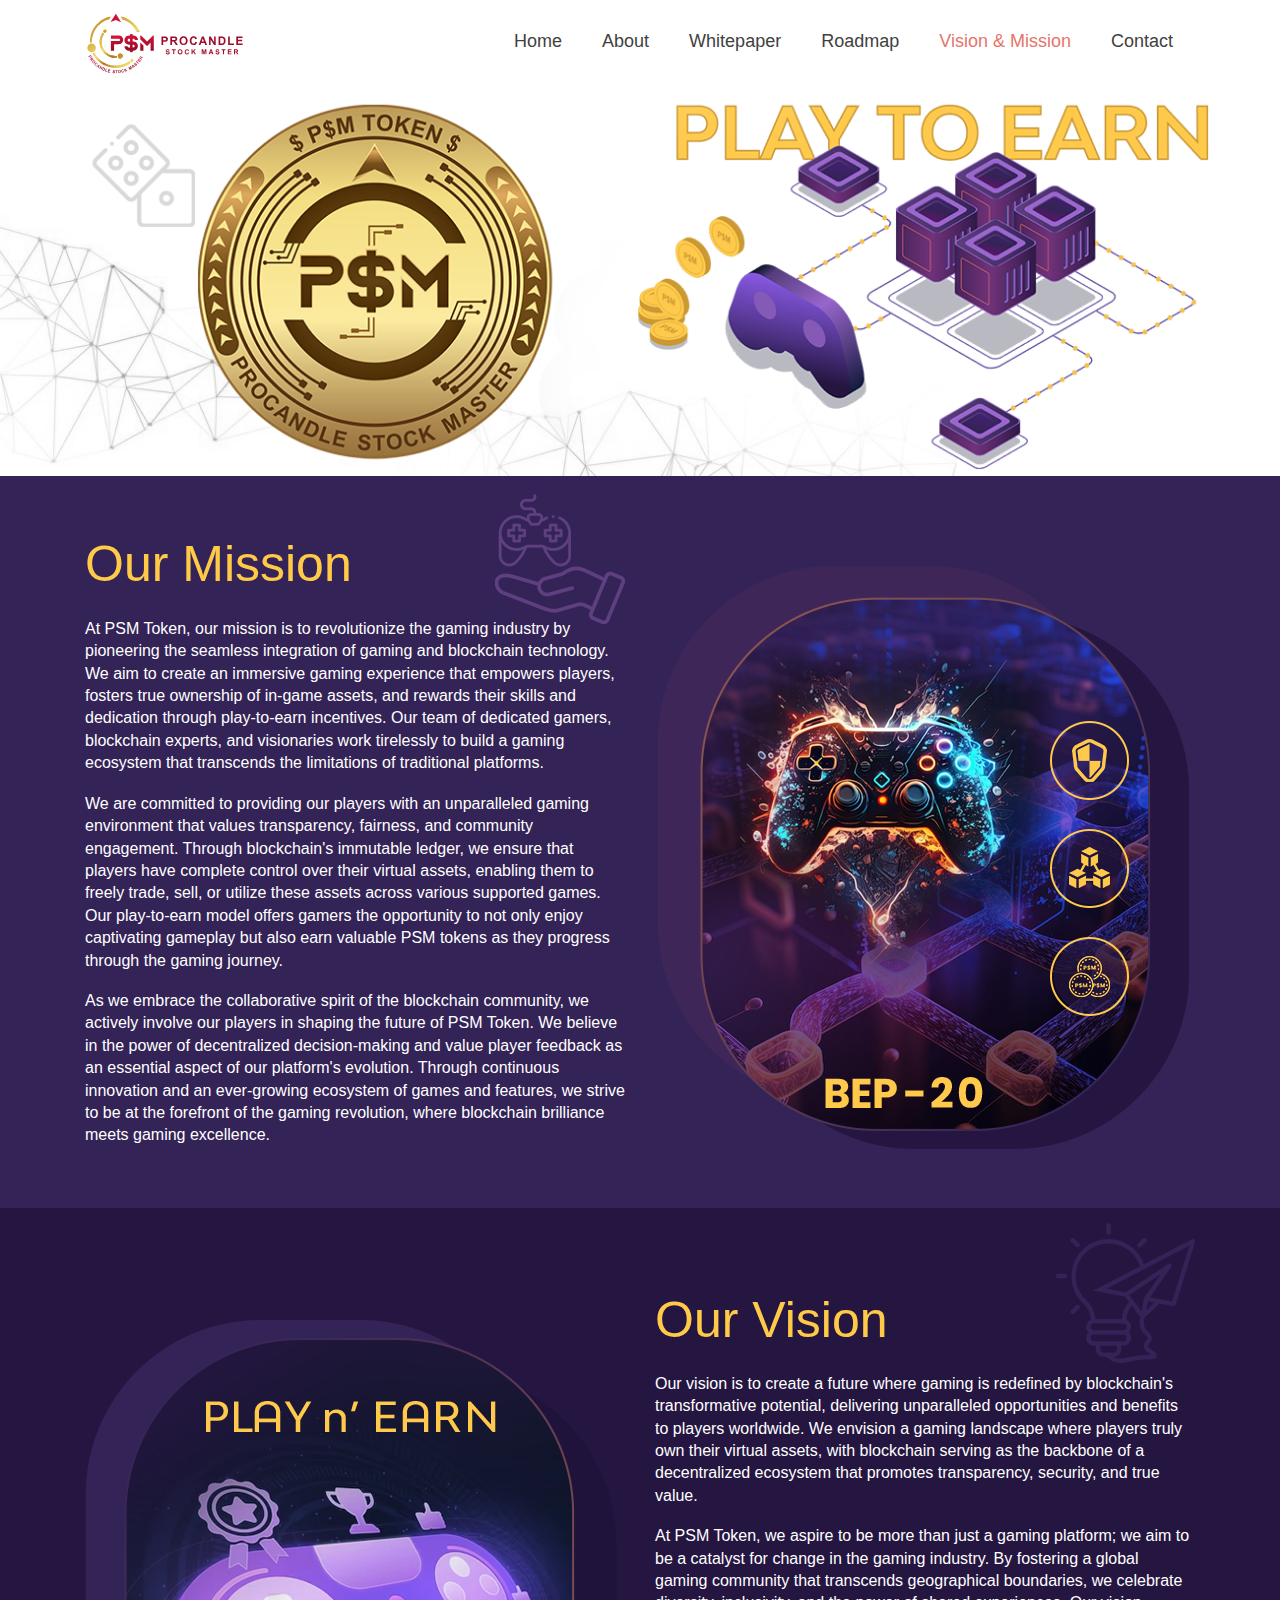
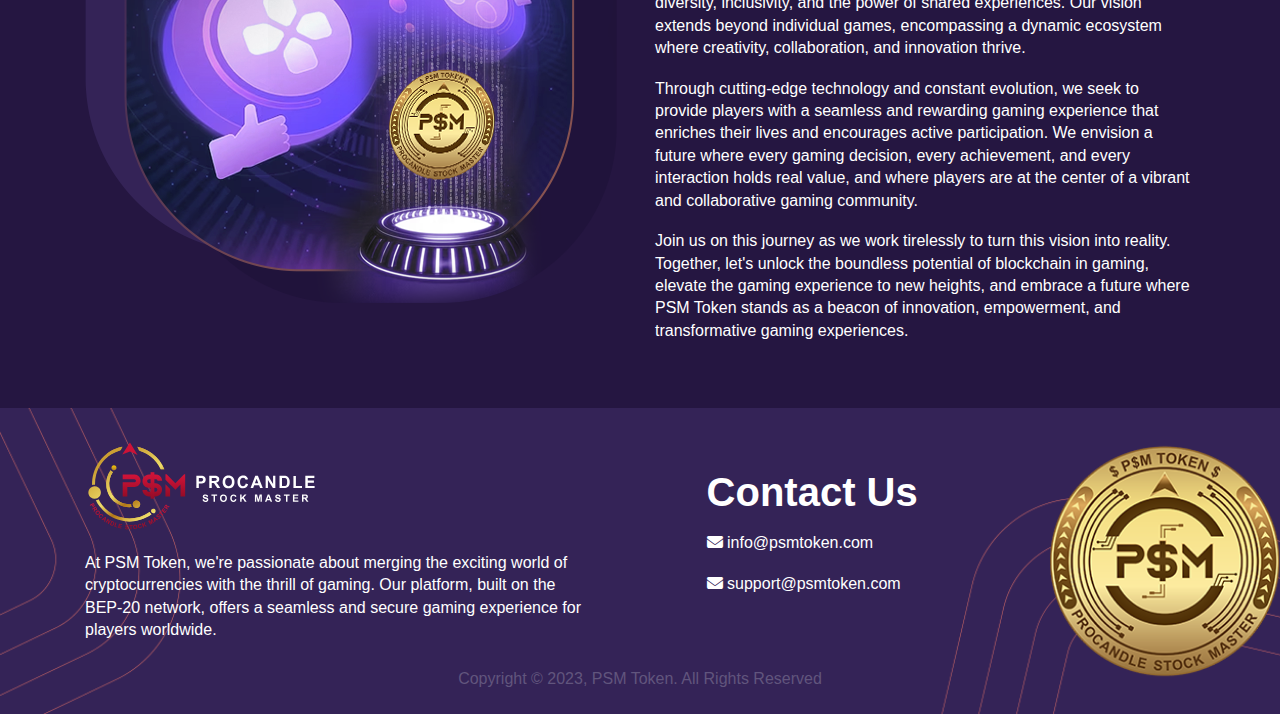
<file: template-kit/visions-mission/index.html>
<!DOCTYPE html>
<html lang="en-US">

<meta http-equiv="content-type" content="text/html;charset=UTF-8" />

<head>
	<meta charset="UTF-8">
	<meta name="viewport" content="width=device-width, initial-scale=1">
	<link rel="profile" href="http://gmpg.org/xfn/11">
	<title>Visions &#038; Mission &#8211; PSM Token
	</title>
	<link rel="stylesheet" href="https://cdnjs.cloudflare.com/ajax/libs/font-awesome/6.4.0/css/all.min.css">
	<meta name='robots' content='max-image-preview:large' />
	<link rel="alternate" type="application/rss+xml" title="PSM Token &raquo; Feed"
		href="https://demothemesflat.co/cyfoniikit/feed/" />
	<link rel="alternate" type="application/rss+xml" title="PSM Token &raquo; Comments Feed"
		href="https://demothemesflat.co/cyfoniikit/comments/feed/" />
	<script>
		window._wpemojiSettings = { "baseUrl": "https:\/\/s.w.org\/images\/core\/emoji\/14.0.0\/72x72\/", "ext": ".png", "svgUrl": "https:\/\/s.w.org\/images\/core\/emoji\/14.0.0\/svg\/", "svgExt": ".svg", "source": { "concatemoji": "https:\/\/demothemesflat.co\/cyfoniikit\/wp-includes\/js\/wp-emoji-release.min.js?ver=6.2.2" } };
		/*! This file is auto-generated */
		!function (e, a, t) { var n, r, o, i = a.createElement("canvas"), p = i.getContext && i.getContext("2d"); function s(e, t) { p.clearRect(0, 0, i.width, i.height), p.fillText(e, 0, 0); e = i.toDataURL(); return p.clearRect(0, 0, i.width, i.height), p.fillText(t, 0, 0), e === i.toDataURL() } function c(e) { var t = a.createElement("script"); t.src = e, t.defer = t.type = "text/javascript", a.getElementsByTagName("head")[0].appendChild(t) } for (o = Array("flag", "emoji"), t.supports = { everything: !0, everythingExceptFlag: !0 }, r = 0; r < o.length; r++)t.supports[o[r]] = function (e) { if (p && p.fillText) switch (p.textBaseline = "top", p.font = "600 32px Arial", e) { case "flag": return s("\ud83c\udff3\ufe0f\u200d\u26a7\ufe0f", "\ud83c\udff3\ufe0f\u200b\u26a7\ufe0f") ? !1 : !s("\ud83c\uddfa\ud83c\uddf3", "\ud83c\uddfa\u200b\ud83c\uddf3") && !s("\ud83c\udff4\udb40\udc67\udb40\udc62\udb40\udc65\udb40\udc6e\udb40\udc67\udb40\udc7f", "\ud83c\udff4\u200b\udb40\udc67\u200b\udb40\udc62\u200b\udb40\udc65\u200b\udb40\udc6e\u200b\udb40\udc67\u200b\udb40\udc7f"); case "emoji": return !s("\ud83e\udef1\ud83c\udffb\u200d\ud83e\udef2\ud83c\udfff", "\ud83e\udef1\ud83c\udffb\u200b\ud83e\udef2\ud83c\udfff") }return !1 }(o[r]), t.supports.everything = t.supports.everything && t.supports[o[r]], "flag" !== o[r] && (t.supports.everythingExceptFlag = t.supports.everythingExceptFlag && t.supports[o[r]]); t.supports.everythingExceptFlag = t.supports.everythingExceptFlag && !t.supports.flag, t.DOMReady = !1, t.readyCallback = function () { t.DOMReady = !0 }, t.supports.everything || (n = function () { t.readyCallback() }, a.addEventListener ? (a.addEventListener("DOMContentLoaded", n, !1), e.addEventListener("load", n, !1)) : (e.attachEvent("onload", n), a.attachEvent("onreadystatechange", function () { "complete" === a.readyState && t.readyCallback() })), (e = t.source || {}).concatemoji ? c(e.concatemoji) : e.wpemoji && e.twemoji && (c(e.twemoji), c(e.wpemoji))) }(window, document, window._wpemojiSettings);
	</script>
	<style>
		img.wp-smiley,
		img.emoji {
			display: inline !important;
			border: none !important;
			box-shadow: none !important;
			height: 1em !important;
			width: 1em !important;
			margin: 0 0.07em !important;
			vertical-align: -0.1em !important;
			background: none !important;
			padding: 0 !important;
		}
	</style>
	<link rel='stylesheet' id='iziModal-css'
		href='../../wp-content/plugins/themesflat-addons-for-elementor/post-format/assets/css/iziModal3781.css?ver=6.2.2'
		media='all' />
	<link rel='stylesheet' id='tf-font-awesome-css'
		href='../../wp-content/plugins/elementor/assets/lib/font-awesome/css/all.min3781.css?ver=6.2.2' media='all' />
	<link rel='stylesheet' id='tf-regular-css'
		href='../../wp-content/plugins/elementor/assets/lib/font-awesome/css/regular.min3781.css?ver=6.2.2'
		media='all' />
	<link rel='stylesheet' id='tf-style-css'
		href='../../wp-content/plugins/themesflat-addons-for-elementor/assets/css/tf-style3781.css?ver=6.2.2'
		media='all' />
	<link rel='stylesheet' id='wp-block-library-css'
		href='../../wp-includes/css/dist/block-library/style.min3781.css?ver=6.2.2' media='all' />
	<link rel='stylesheet' id='classic-theme-styles-css'
		href='../../wp-includes/css/classic-themes.min3781.css?ver=6.2.2' media='all' />
	<style id='global-styles-inline-css'>
		body {
			--wp--preset--color--black: #000000;
			--wp--preset--color--cyan-bluish-gray: #abb8c3;
			--wp--preset--color--white: #ffffff;
			--wp--preset--color--pale-pink: #f78da7;
			--wp--preset--color--vivid-red: #cf2e2e;
			--wp--preset--color--luminous-vivid-orange: #ff6900;
			--wp--preset--color--luminous-vivid-amber: #fcb900;
			--wp--preset--color--light-green-cyan: #7bdcb5;
			--wp--preset--color--vivid-green-cyan: #00d084;
			--wp--preset--color--pale-cyan-blue: #8ed1fc;
			--wp--preset--color--vivid-cyan-blue: #0693e3;
			--wp--preset--color--vivid-purple: #9b51e0;
			--wp--preset--gradient--vivid-cyan-blue-to-vivid-purple: linear-gradient(135deg, rgba(6, 147, 227, 1) 0%, rgb(155, 81, 224) 100%);
			--wp--preset--gradient--light-green-cyan-to-vivid-green-cyan: linear-gradient(135deg, rgb(122, 220, 180) 0%, rgb(0, 208, 130) 100%);
			--wp--preset--gradient--luminous-vivid-amber-to-luminous-vivid-orange: linear-gradient(135deg, rgba(252, 185, 0, 1) 0%, rgba(255, 105, 0, 1) 100%);
			--wp--preset--gradient--luminous-vivid-orange-to-vivid-red: linear-gradient(135deg, rgba(255, 105, 0, 1) 0%, rgb(207, 46, 46) 100%);
			--wp--preset--gradient--very-light-gray-to-cyan-bluish-gray: linear-gradient(135deg, rgb(238, 238, 238) 0%, rgb(169, 184, 195) 100%);
			--wp--preset--gradient--cool-to-warm-spectrum: linear-gradient(135deg, rgb(74, 234, 220) 0%, rgb(151, 120, 209) 20%, rgb(207, 42, 186) 40%, rgb(238, 44, 130) 60%, rgb(251, 105, 98) 80%, rgb(254, 248, 76) 100%);
			--wp--preset--gradient--blush-light-purple: linear-gradient(135deg, rgb(255, 206, 236) 0%, rgb(152, 150, 240) 100%);
			--wp--preset--gradient--blush-bordeaux: linear-gradient(135deg, rgb(254, 205, 165) 0%, rgb(254, 45, 45) 50%, rgb(107, 0, 62) 100%);
			--wp--preset--gradient--luminous-dusk: linear-gradient(135deg, rgb(255, 203, 112) 0%, rgb(199, 81, 192) 50%, rgb(65, 88, 208) 100%);
			--wp--preset--gradient--pale-ocean: linear-gradient(135deg, rgb(255, 245, 203) 0%, rgb(182, 227, 212) 50%, rgb(51, 167, 181) 100%);
			--wp--preset--gradient--electric-grass: linear-gradient(135deg, rgb(202, 248, 128) 0%, rgb(113, 206, 126) 100%);
			--wp--preset--gradient--midnight: linear-gradient(135deg, rgb(2, 3, 129) 0%, rgb(40, 116, 252) 100%);
			--wp--preset--duotone--dark-grayscale: url('#wp-duotone-dark-grayscale');
			--wp--preset--duotone--grayscale: url('#wp-duotone-grayscale');
			--wp--preset--duotone--purple-yellow: url('#wp-duotone-purple-yellow');
			--wp--preset--duotone--blue-red: url('#wp-duotone-blue-red');
			--wp--preset--duotone--midnight: url('#wp-duotone-midnight');
			--wp--preset--duotone--magenta-yellow: url('#wp-duotone-magenta-yellow');
			--wp--preset--duotone--purple-green: url('#wp-duotone-purple-green');
			--wp--preset--duotone--blue-orange: url('#wp-duotone-blue-orange');
			--wp--preset--font-size--small: 13px;
			--wp--preset--font-size--medium: 20px;
			--wp--preset--font-size--large: 36px;
			--wp--preset--font-size--x-large: 42px;
			--wp--preset--spacing--20: 0.44rem;
			--wp--preset--spacing--30: 0.67rem;
			--wp--preset--spacing--40: 1rem;
			--wp--preset--spacing--50: 1.5rem;
			--wp--preset--spacing--60: 2.25rem;
			--wp--preset--spacing--70: 3.38rem;
			--wp--preset--spacing--80: 5.06rem;
			--wp--preset--shadow--natural: 6px 6px 9px rgba(0, 0, 0, 0.2);
			--wp--preset--shadow--deep: 12px 12px 50px rgba(0, 0, 0, 0.4);
			--wp--preset--shadow--sharp: 6px 6px 0px rgba(0, 0, 0, 0.2);
			--wp--preset--shadow--outlined: 6px 6px 0px -3px rgba(255, 255, 255, 1), 6px 6px rgba(0, 0, 0, 1);
			--wp--preset--shadow--crisp: 6px 6px 0px rgba(0, 0, 0, 1);
		}

		:where(.is-layout-flex) {
			gap: 0.5em;
		}

		body .is-layout-flow>.alignleft {
			float: left;
			margin-inline-start: 0;
			margin-inline-end: 2em;
		}

		body .is-layout-flow>.alignright {
			float: right;
			margin-inline-start: 2em;
			margin-inline-end: 0;
		}

		body .is-layout-flow>.aligncenter {
			margin-left: auto !important;
			margin-right: auto !important;
		}

		body .is-layout-constrained>.alignleft {
			float: left;
			margin-inline-start: 0;
			margin-inline-end: 2em;
		}

		body .is-layout-constrained>.alignright {
			float: right;
			margin-inline-start: 2em;
			margin-inline-end: 0;
		}

		body .is-layout-constrained>.aligncenter {
			margin-left: auto !important;
			margin-right: auto !important;
		}

		body .is-layout-constrained> :where(:not(.alignleft):not(.alignright):not(.alignfull)) {
			max-width: var(--wp--style--global--content-size);
			margin-left: auto !important;
			margin-right: auto !important;
		}

		body .is-layout-constrained>.alignwide {
			max-width: var(--wp--style--global--wide-size);
		}

		body .is-layout-flex {
			display: flex;
		}

		body .is-layout-flex {
			flex-wrap: wrap;
			align-items: center;
		}

		body .is-layout-flex>* {
			margin: 0;
		}

		:where(.wp-block-columns.is-layout-flex) {
			gap: 2em;
		}

		.has-black-color {
			color: var(--wp--preset--color--black) !important;
		}

		.has-cyan-bluish-gray-color {
			color: var(--wp--preset--color--cyan-bluish-gray) !important;
		}

		.has-white-color {
			color: var(--wp--preset--color--white) !important;
		}

		.has-pale-pink-color {
			color: var(--wp--preset--color--pale-pink) !important;
		}

		.has-vivid-red-color {
			color: var(--wp--preset--color--vivid-red) !important;
		}

		.has-luminous-vivid-orange-color {
			color: var(--wp--preset--color--luminous-vivid-orange) !important;
		}

		.has-luminous-vivid-amber-color {
			color: var(--wp--preset--color--luminous-vivid-amber) !important;
		}

		.has-light-green-cyan-color {
			color: var(--wp--preset--color--light-green-cyan) !important;
		}

		.has-vivid-green-cyan-color {
			color: var(--wp--preset--color--vivid-green-cyan) !important;
		}

		.has-pale-cyan-blue-color {
			color: var(--wp--preset--color--pale-cyan-blue) !important;
		}

		.has-vivid-cyan-blue-color {
			color: var(--wp--preset--color--vivid-cyan-blue) !important;
		}

		.has-vivid-purple-color {
			color: var(--wp--preset--color--vivid-purple) !important;
		}

		.has-black-background-color {
			background-color: var(--wp--preset--color--black) !important;
		}

		.has-cyan-bluish-gray-background-color {
			background-color: var(--wp--preset--color--cyan-bluish-gray) !important;
		}

		.has-white-background-color {
			background-color: var(--wp--preset--color--white) !important;
		}

		.has-pale-pink-background-color {
			background-color: var(--wp--preset--color--pale-pink) !important;
		}

		.has-vivid-red-background-color {
			background-color: var(--wp--preset--color--vivid-red) !important;
		}

		.has-luminous-vivid-orange-background-color {
			background-color: var(--wp--preset--color--luminous-vivid-orange) !important;
		}

		.has-luminous-vivid-amber-background-color {
			background-color: var(--wp--preset--color--luminous-vivid-amber) !important;
		}

		.has-light-green-cyan-background-color {
			background-color: var(--wp--preset--color--light-green-cyan) !important;
		}

		.has-vivid-green-cyan-background-color {
			background-color: var(--wp--preset--color--vivid-green-cyan) !important;
		}

		.has-pale-cyan-blue-background-color {
			background-color: var(--wp--preset--color--pale-cyan-blue) !important;
		}

		.has-vivid-cyan-blue-background-color {
			background-color: var(--wp--preset--color--vivid-cyan-blue) !important;
		}

		.has-vivid-purple-background-color {
			background-color: var(--wp--preset--color--vivid-purple) !important;
		}

		.has-black-border-color {
			border-color: var(--wp--preset--color--black) !important;
		}

		.has-cyan-bluish-gray-border-color {
			border-color: var(--wp--preset--color--cyan-bluish-gray) !important;
		}

		.has-white-border-color {
			border-color: var(--wp--preset--color--white) !important;
		}

		.has-pale-pink-border-color {
			border-color: var(--wp--preset--color--pale-pink) !important;
		}

		.has-vivid-red-border-color {
			border-color: var(--wp--preset--color--vivid-red) !important;
		}

		.has-luminous-vivid-orange-border-color {
			border-color: var(--wp--preset--color--luminous-vivid-orange) !important;
		}

		.has-luminous-vivid-amber-border-color {
			border-color: var(--wp--preset--color--luminous-vivid-amber) !important;
		}

		.has-light-green-cyan-border-color {
			border-color: var(--wp--preset--color--light-green-cyan) !important;
		}

		.has-vivid-green-cyan-border-color {
			border-color: var(--wp--preset--color--vivid-green-cyan) !important;
		}

		.has-pale-cyan-blue-border-color {
			border-color: var(--wp--preset--color--pale-cyan-blue) !important;
		}

		.has-vivid-cyan-blue-border-color {
			border-color: var(--wp--preset--color--vivid-cyan-blue) !important;
		}

		.has-vivid-purple-border-color {
			border-color: var(--wp--preset--color--vivid-purple) !important;
		}

		.has-vivid-cyan-blue-to-vivid-purple-gradient-background {
			background: var(--wp--preset--gradient--vivid-cyan-blue-to-vivid-purple) !important;
		}

		.has-light-green-cyan-to-vivid-green-cyan-gradient-background {
			background: var(--wp--preset--gradient--light-green-cyan-to-vivid-green-cyan) !important;
		}

		.has-luminous-vivid-amber-to-luminous-vivid-orange-gradient-background {
			background: var(--wp--preset--gradient--luminous-vivid-amber-to-luminous-vivid-orange) !important;
		}

		.has-luminous-vivid-orange-to-vivid-red-gradient-background {
			background: var(--wp--preset--gradient--luminous-vivid-orange-to-vivid-red) !important;
		}

		.has-very-light-gray-to-cyan-bluish-gray-gradient-background {
			background: var(--wp--preset--gradient--very-light-gray-to-cyan-bluish-gray) !important;
		}

		.has-cool-to-warm-spectrum-gradient-background {
			background: var(--wp--preset--gradient--cool-to-warm-spectrum) !important;
		}

		.has-blush-light-purple-gradient-background {
			background: var(--wp--preset--gradient--blush-light-purple) !important;
		}

		.has-blush-bordeaux-gradient-background {
			background: var(--wp--preset--gradient--blush-bordeaux) !important;
		}

		.has-luminous-dusk-gradient-background {
			background: var(--wp--preset--gradient--luminous-dusk) !important;
		}

		.has-pale-ocean-gradient-background {
			background: var(--wp--preset--gradient--pale-ocean) !important;
		}

		.has-electric-grass-gradient-background {
			background: var(--wp--preset--gradient--electric-grass) !important;
		}

		.has-midnight-gradient-background {
			background: var(--wp--preset--gradient--midnight) !important;
		}

		.has-small-font-size {
			font-size: var(--wp--preset--font-size--small) !important;
		}

		.has-medium-font-size {
			font-size: var(--wp--preset--font-size--medium) !important;
		}

		.has-large-font-size {
			font-size: var(--wp--preset--font-size--large) !important;
		}

		.has-x-large-font-size {
			font-size: var(--wp--preset--font-size--x-large) !important;
		}

		.wp-block-navigation a:where(:not(.wp-element-button)) {
			color: inherit;
		}

		:where(.wp-block-columns.is-layout-flex) {
			gap: 2em;
		}

		.wp-block-pullquote {
			font-size: 1.5em;
			line-height: 1.6;
		}
	</style>
	<link rel='stylesheet' id='template-kit-export-css'
		href='../../wp-content/plugins/template-kit-export/public/assets/css/template-kit-export-public.min365c.css?ver=1.0.21'
		media='all' />
	<link rel='stylesheet' id='hello-elementor-css'
		href='../../wp-content/themes/hello-elementor/style.minc141.css?ver=2.6.1' media='all' />
	<link rel='stylesheet' id='hello-elementor-theme-style-css'
		href='../../wp-content/themes/hello-elementor/theme.minc141.css?ver=2.6.1' media='all' />
	<link rel='stylesheet' id='elementor-frontend-css'
		href='../../wp-content/plugins/elementor/assets/css/frontend-lite.mina1c3.css?ver=3.14.1' media='all' />
	<link rel='stylesheet' id='elementor-post-7-css'
		href='../../wp-content/uploads/elementor/css/post-71acf.css?ver=1688981764' media='all' />
	<link rel='stylesheet' id='elementor-icons-ekiticons-css'
		href='../../wp-content/plugins/elementskit-lite/modules/elementskit-icon-pack/assets/css/ekiticons5b0a.css?ver=2.9.0'
		media='all' />
	<link rel='stylesheet' id='elementor-icons-css'
		href='../../wp-content/plugins/elementor/assets/lib/eicons/css/elementor-icons.minfc13.css?ver=5.20.0'
		media='all' />
	<link rel='stylesheet' id='swiper-css'
		href='../../wp-content/plugins/elementor/assets/lib/swiper/css/swiper.min48f5.css?ver=5.3.6' media='all' />
	<link rel='stylesheet' id='font-awesome-5-all-css'
		href='../../wp-content/plugins/elementor/assets/lib/font-awesome/css/all.mina1c3.css?ver=3.14.1' media='all' />
	<link rel='stylesheet' id='font-awesome-4-shim-css'
		href='../../wp-content/plugins/elementor/assets/lib/font-awesome/css/v4-shims.mina1c3.css?ver=3.14.1'
		media='all' />
	<link rel='stylesheet' id='elementor-post-2442-css'
		href='../../wp-content/uploads/elementor/css/post-24429a06.css?ver=1690551566' media='all' />
	<link rel='stylesheet' id='ekit-widget-styles-css'
		href='../../wp-content/plugins/elementskit-lite/widgets/init/assets/css/widget-styles5b0a.css?ver=2.9.0'
		media='all' />
	<link rel='stylesheet' id='ekit-responsive-css'
		href='../../wp-content/plugins/elementskit-lite/widgets/init/assets/css/responsive5b0a.css?ver=2.9.0'
		media='all' />
	<link rel='stylesheet' id='google-fonts-1-css'
		href='https://fonts.googleapis.com/css?family=Zen+Dots%3A100%2C100italic%2C200%2C200italic%2C300%2C300italic%2C400%2C400italic%2C500%2C500italic%2C600%2C600italic%2C700%2C700italic%2C800%2C800italic%2C900%2C900italic%7CReadex+Pro%3A100%2C100italic%2C200%2C200italic%2C300%2C300italic%2C400%2C400italic%2C500%2C500italic%2C600%2C600italic%2C700%2C700italic%2C800%2C800italic%2C900%2C900italic&amp;display=swap&amp;ver=6.2.2'
		media='all' />
	<link rel='stylesheet' id='elementor-icons-shared-0-css'
		href='../../wp-content/plugins/elementor/assets/lib/font-awesome/css/fontawesome.min52d5.css?ver=5.15.3'
		media='all' />
	<link rel='stylesheet' id='elementor-icons-fa-brands-css'
		href='../../wp-content/plugins/elementor/assets/lib/font-awesome/css/brands.min52d5.css?ver=5.15.3'
		media='all' />
	<link rel='stylesheet' id='elementor-icons-fa-solid-css'
		href='../../wp-content/plugins/elementor/assets/lib/font-awesome/css/solid.min52d5.css?ver=5.15.3'
		media='all' />
	<link rel="preconnect" href="https://fonts.gstatic.com/" crossorigin>
	<script src='../../wp-includes/js/jquery/jquery.min5aed.js?ver=3.6.4' id='jquery-core-js'></script>
	<script src='../../wp-includes/js/jquery/jquery-migrate.min6b00.js?ver=3.4.0' id='jquery-migrate-js'></script>
	<script src='../../wp-content/plugins/elementor/assets/lib/swiper/swiper.min3781.js?ver=6.2.2'
		id='tf-swiper-js'></script>
	<script
		src='../../wp-content/plugins/template-kit-export/public/assets/js/template-kit-export-public.min365c.js?ver=1.0.21'
		id='template-kit-export-js'></script>
	<script src='../../wp-content/plugins/elementor/assets/lib/font-awesome/js/v4-shims.mina1c3.js?ver=3.14.1'
		id='font-awesome-4-shim-js'></script>
	<link rel="https://api.w.org/" href="https://demothemesflat.co/cyfoniikit/wp-json/" />
	<link rel="EditURI" type="application/rsd+xml" title="RSD"
		href="https://demothemesflat.co/cyfoniikit/xmlrpc.php?rsd" />
	<link rel="wlwmanifest" type="application/wlwmanifest+xml"
		href="https://demothemesflat.co/cyfoniikit/wp-includes/wlwmanifest.xml" />
	<meta name="generator" content="WordPress 6.2.2" />
	<link rel="canonical" href="index.html" />
	<link rel='shortlink' href='https://demothemesflat.co/cyfoniikit/?p=2442' />
	<link rel="alternate" type="application/json+oembed"
		href="https://demothemesflat.co/cyfoniikit/wp-json/oembed/1.0/embed?url=https%3A%2F%2Fdemothemesflat.co%2Fcyfoniikit%2Ftemplate-kit%2Fvisions-mission%2F" />
	<link rel="alternate" type="text/xml+oembed"
		href="https://demothemesflat.co/cyfoniikit/wp-json/oembed/1.0/embed?url=https%3A%2F%2Fdemothemesflat.co%2Fcyfoniikit%2Ftemplate-kit%2Fvisions-mission%2F&amp;format=xml" />
	<meta name="generator"
		content="Elementor 3.14.1; features: e_dom_optimization, e_optimized_assets_loading, e_optimized_css_loading, a11y_improvements, additional_custom_breakpoints; settings: css_print_method-external, google_font-enabled, font_display-swap">
	<link rel="icon" href="../../wp-content/uploads/2022/10/cropped-Favicon-3-32x32.png" sizes="32x32" />
	<link rel="icon" href="../../wp-content/uploads/2022/10/cropped-Favicon-3-192x192.png" sizes="192x192" />
	<link rel="apple-touch-icon" href="../../wp-content/uploads/2022/10/cropped-Favicon-3-180x180.png" />
	<meta name="msapplication-TileImage"
		content="https://demothemesflat.co/cyfoniikit/wp-content/uploads/2022/10/cropped-Favicon-3-270x270.png" />
</head>

<body
	class="envato_tk_templates-template envato_tk_templates-template-elementor_header_footer single single-envato_tk_templates postid-2442 elementor-default elementor-template-full-width elementor-kit-7 elementor-page elementor-page-2442">

	<svg xmlns="http://www.w3.org/2000/svg" viewBox="0 0 0 0" width="0" height="0" focusable="false" role="none"
		style="visibility: hidden; position: absolute; left: -9999px; overflow: hidden;">
		<defs>
			<filter id="wp-duotone-dark-grayscale">
				<feColorMatrix color-interpolation-filters="sRGB" type="matrix"
					values=" .299 .587 .114 0 0 .299 .587 .114 0 0 .299 .587 .114 0 0 .299 .587 .114 0 0 " />
				<feComponentTransfer color-interpolation-filters="sRGB">
					<feFuncR type="table" tableValues="0 0.49803921568627" />
					<feFuncG type="table" tableValues="0 0.49803921568627" />
					<feFuncB type="table" tableValues="0 0.49803921568627" />
					<feFuncA type="table" tableValues="1 1" />
				</feComponentTransfer>
				<feComposite in2="SourceGraphic" operator="in" />
			</filter>
		</defs>
	</svg><svg xmlns="http://www.w3.org/2000/svg" viewBox="0 0 0 0" width="0" height="0" focusable="false" role="none"
		style="visibility: hidden; position: absolute; left: -9999px; overflow: hidden;">
		<defs>
			<filter id="wp-duotone-grayscale">
				<feColorMatrix color-interpolation-filters="sRGB" type="matrix"
					values=" .299 .587 .114 0 0 .299 .587 .114 0 0 .299 .587 .114 0 0 .299 .587 .114 0 0 " />
				<feComponentTransfer color-interpolation-filters="sRGB">
					<feFuncR type="table" tableValues="0 1" />
					<feFuncG type="table" tableValues="0 1" />
					<feFuncB type="table" tableValues="0 1" />
					<feFuncA type="table" tableValues="1 1" />
				</feComponentTransfer>
				<feComposite in2="SourceGraphic" operator="in" />
			</filter>
		</defs>
	</svg><svg xmlns="http://www.w3.org/2000/svg" viewBox="0 0 0 0" width="0" height="0" focusable="false" role="none"
		style="visibility: hidden; position: absolute; left: -9999px; overflow: hidden;">
		<defs>
			<filter id="wp-duotone-purple-yellow">
				<feColorMatrix color-interpolation-filters="sRGB" type="matrix"
					values=" .299 .587 .114 0 0 .299 .587 .114 0 0 .299 .587 .114 0 0 .299 .587 .114 0 0 " />
				<feComponentTransfer color-interpolation-filters="sRGB">
					<feFuncR type="table" tableValues="0.54901960784314 0.98823529411765" />
					<feFuncG type="table" tableValues="0 1" />
					<feFuncB type="table" tableValues="0.71764705882353 0.25490196078431" />
					<feFuncA type="table" tableValues="1 1" />
				</feComponentTransfer>
				<feComposite in2="SourceGraphic" operator="in" />
			</filter>
		</defs>
	</svg><svg xmlns="http://www.w3.org/2000/svg" viewBox="0 0 0 0" width="0" height="0" focusable="false" role="none"
		style="visibility: hidden; position: absolute; left: -9999px; overflow: hidden;">
		<defs>
			<filter id="wp-duotone-blue-red">
				<feColorMatrix color-interpolation-filters="sRGB" type="matrix"
					values=" .299 .587 .114 0 0 .299 .587 .114 0 0 .299 .587 .114 0 0 .299 .587 .114 0 0 " />
				<feComponentTransfer color-interpolation-filters="sRGB">
					<feFuncR type="table" tableValues="0 1" />
					<feFuncG type="table" tableValues="0 0.27843137254902" />
					<feFuncB type="table" tableValues="0.5921568627451 0.27843137254902" />
					<feFuncA type="table" tableValues="1 1" />
				</feComponentTransfer>
				<feComposite in2="SourceGraphic" operator="in" />
			</filter>
		</defs>
	</svg><svg xmlns="http://www.w3.org/2000/svg" viewBox="0 0 0 0" width="0" height="0" focusable="false" role="none"
		style="visibility: hidden; position: absolute; left: -9999px; overflow: hidden;">
		<defs>
			<filter id="wp-duotone-midnight">
				<feColorMatrix color-interpolation-filters="sRGB" type="matrix"
					values=" .299 .587 .114 0 0 .299 .587 .114 0 0 .299 .587 .114 0 0 .299 .587 .114 0 0 " />
				<feComponentTransfer color-interpolation-filters="sRGB">
					<feFuncR type="table" tableValues="0 0" />
					<feFuncG type="table" tableValues="0 0.64705882352941" />
					<feFuncB type="table" tableValues="0 1" />
					<feFuncA type="table" tableValues="1 1" />
				</feComponentTransfer>
				<feComposite in2="SourceGraphic" operator="in" />
			</filter>
		</defs>
	</svg><svg xmlns="http://www.w3.org/2000/svg" viewBox="0 0 0 0" width="0" height="0" focusable="false" role="none"
		style="visibility: hidden; position: absolute; left: -9999px; overflow: hidden;">
		<defs>
			<filter id="wp-duotone-magenta-yellow">
				<feColorMatrix color-interpolation-filters="sRGB" type="matrix"
					values=" .299 .587 .114 0 0 .299 .587 .114 0 0 .299 .587 .114 0 0 .299 .587 .114 0 0 " />
				<feComponentTransfer color-interpolation-filters="sRGB">
					<feFuncR type="table" tableValues="0.78039215686275 1" />
					<feFuncG type="table" tableValues="0 0.94901960784314" />
					<feFuncB type="table" tableValues="0.35294117647059 0.47058823529412" />
					<feFuncA type="table" tableValues="1 1" />
				</feComponentTransfer>
				<feComposite in2="SourceGraphic" operator="in" />
			</filter>
		</defs>
	</svg><svg xmlns="http://www.w3.org/2000/svg" viewBox="0 0 0 0" width="0" height="0" focusable="false" role="none"
		style="visibility: hidden; position: absolute; left: -9999px; overflow: hidden;">
		<defs>
			<filter id="wp-duotone-purple-green">
				<feColorMatrix color-interpolation-filters="sRGB" type="matrix"
					values=" .299 .587 .114 0 0 .299 .587 .114 0 0 .299 .587 .114 0 0 .299 .587 .114 0 0 " />
				<feComponentTransfer color-interpolation-filters="sRGB">
					<feFuncR type="table" tableValues="0.65098039215686 0.40392156862745" />
					<feFuncG type="table" tableValues="0 1" />
					<feFuncB type="table" tableValues="0.44705882352941 0.4" />
					<feFuncA type="table" tableValues="1 1" />
				</feComponentTransfer>
				<feComposite in2="SourceGraphic" operator="in" />
			</filter>
		</defs>
	</svg><svg xmlns="http://www.w3.org/2000/svg" viewBox="0 0 0 0" width="0" height="0" focusable="false" role="none"
		style="visibility: hidden; position: absolute; left: -9999px; overflow: hidden;">
		<defs>
			<filter id="wp-duotone-blue-orange">
				<feColorMatrix color-interpolation-filters="sRGB" type="matrix"
					values=" .299 .587 .114 0 0 .299 .587 .114 0 0 .299 .587 .114 0 0 .299 .587 .114 0 0 " />
				<feComponentTransfer color-interpolation-filters="sRGB">
					<feFuncR type="table" tableValues="0.098039215686275 1" />
					<feFuncG type="table" tableValues="0 0.66274509803922" />
					<feFuncB type="table" tableValues="0.84705882352941 0.41960784313725" />
					<feFuncA type="table" tableValues="1 1" />
				</feComponentTransfer>
				<feComposite in2="SourceGraphic" operator="in" />
			</filter>
		</defs>
	</svg>
	<div id="page" class="hfeed site">


		<header class="site-header tf-custom-header" role="banner">
			<div class="tf-container">
				<div class="tf-row">
					<div class="tf-col">
						<div data-elementor-type="wp-post" data-elementor-id="190" class="elementor elementor-190">
							<section
								class="elementor-section elementor-top-section elementor-element elementor-element-3f9441df elementor-section-boxed elementor-section-height-default elementor-section-height-default tf-sticky-section tf-sticky-no"
								data-id="3f9441df" data-element_type="section"
								data-settings="{&quot;tf_sticky&quot;:&quot;no&quot;}">
								<div class="elementor-container elementor-column-gap-default">
									<div class="elementor-column elementor-col-25 elementor-top-column elementor-element elementor-element-34486d5f"
										data-id="34486d5f" data-element_type="column">
										<div class="elementor-widget-wrap elementor-element-populated">
											<div class="elementor-element elementor-element-3bddb0fb elementor-widget elementor-widget-image"
												data-id="3bddb0fb" data-element_type="widget"
												data-widget_type="image.default">
												<div class="elementor-widget-container">
													<style>
														/*! elementor - v3.14.0 - 26-06-2023 */
														.elementor-widget-image {
															text-align: center
														}

														.elementor-widget-image a {
															display: inline-block
														}

														.elementor-widget-image a img[src$=".svg"] {
															width: 160px
														}

														.elementor-widget-image img {
															vertical-align: middle;
															display: inline-block
														}
													</style> <a href="../../index.html">
														<img src="../../wp-content/images/00/PSM_Logo_final.svg"
															class="attachment-full size-full wp-image-13" alt=""
															loading="lazy" sizes="(max-width: 160px) 100vw, 160px" />
													</a>
												</div>
											</div>
										</div>
									</div>
									<div class="elementor-column elementor-col-50 elementor-top-column elementor-element elementor-element-62c112fd"
										data-id="62c112fd" data-element_type="column">
										<div class="elementor-widget-wrap elementor-element-populated">
											<div class="elementor-element elementor-element-16576247 elementor-widget-tablet__width-auto elementor-widget elementor-widget-tf-nav-menu"
												data-id="16576247" data-element_type="widget"
												data-widget_type="tf-nav-menu.default">
												<div class="elementor-widget-container">
													<div class="tf-nav-menu tf-alignment-center horizontal menu-panel-style-left tf_link_effect_none tf_animation_line_ dropdown-style1 tf-nav-64c3c50a4b9b6"
														data-id_random="tf-nav-64c3c50a4b9b6">
														<div class="nav-panel mobile-menu-alignment-left">
															<div class="wrap-logo-nav"><a href="../../index.html"
																	class="logo-nav"> <img
																		src="../../wp-content/images/00/PSM_Logo_final.svg"
																		alt="PSM Token"></a>
															</div>
															<div class="mainnav-mobi">
																<div class="menu-container tf-menu-container">
																	<ul id="menu-main" class="menu">
																		<li id="menu-item-209"
																			class="menu-item menu-item-type-custom menu-item-object-custom menu-item-has-children menu-item-209">
																			<a href="../../index.html">Home<i
																					class="fa fa-angle-right"
																					aria-hidden="true"></i></a>
																			<!-- <ul class="sub-menu">
																				<li id="menu-item-210"
																					class="menu-item menu-item-type-custom menu-item-object-custom menu-item-210">
																					<a href="../home-01/index.html">Home
																						01<i class="fa fa-angle-right"
																							aria-hidden="true"></i></a>
																				</li>
																				<li id="menu-item-211"
																					class="menu-item menu-item-type-custom menu-item-object-custom menu-item-211">
																					<a href="../home-02/index.html">Home
																						02<i class="fa fa-angle-right"
																							aria-hidden="true"></i></a>
																				</li>
																				<li id="menu-item-212"
																					class="menu-item menu-item-type-custom menu-item-object-custom menu-item-212">
																					<a href="../home-03/index.html">Home
																						03<i class="fa fa-angle-right"
																							aria-hidden="true"></i></a>
																				</li>
																			</ul> -->
																		</li>
																		<li id="menu-item-213"
																			class="menu-item menu-item-type-custom menu-item-object-custom menu-item-213">
																			<a href="index.html">About<i
																					class="fa fa-angle-right"
																					aria-hidden="true"></i></a>
																		</li>
																		<li id="menu-item-214"
																			class="menu-item menu-item-type-custom menu-item-object-custom menu-item-214">
																			<a href="../../wp-content/images/PSM_Whitepaper.pdf" target="_blank">Whitepaper<i class="fa fa-angle-right"
																					aria-hidden="true"></i></a>
																		</li>
																		<li id="menu-item-214"
																			class="menu-item menu-item-type-custom menu-item-object-custom menu-item-214">
																			<a href="../road-map/index.html">Roadmap<i class="fa fa-angle-right"
																					aria-hidden="true"></i></a>
																		</li>
																		<!-- <li id="menu-item-215"
																			class="menu-item menu-item-type-custom menu-item-object-custom menu-item-215">
																			<a
																				href="https://demothemesflat.co/cyfoniikit/?elementor_library=our-team">Team<i
																					class="fa fa-angle-right"
																					aria-hidden="true"></i></a>
																		</li> -->
																		<li id="menu-item-216"
																			class="menu-item menu-item-type-custom menu-item-object-custom menu-item-has-children menu-item-216 current-menu-ancestor current-menu-parent">
																			<a href="../visions-mission/index.html">Vision & Mission</a>
																			<!-- <ul class="sub-menu">
																				<li id="menu-item-217"
																					class="menu-item menu-item-type-custom menu-item-object-custom menu-item-217">
																					<a
																						href="../visions-mission/index.html">Visions
																						&#038; Mission<i
																							class="fa fa-angle-right"
																							aria-hidden="true"></i></a>
																				</li>
																				<li id="menu-item-218"
																					class="menu-item menu-item-type-custom menu-item-object-custom menu-item-218">
																					<a
																						href="https://demothemesflat.co/cyfoniikit/?elementor_library=partners-investors">Partners
																						&#038; Investors<i
																							class="fa fa-angle-right"
																							aria-hidden="true"></i></a>
																				</li>
																				<li id="menu-item-219"
																					class="menu-item menu-item-type-custom menu-item-object-custom menu-item-219">
																					<a
																						href="https://demothemesflat.co/cyfoniikit/?elementor_library=advisors-backers">Advisors
																						&#038; Backers<i
																							class="fa fa-angle-right"
																							aria-hidden="true"></i></a>
																				</li> 
																			</ul> -->
																		</li>
																		<!-- <li id="menu-item-2522"
																			class="menu-item menu-item-type-custom menu-item-object-custom menu-item-2522">
																			<a href="../blog-list/index.html">Bog List<i
																					class="fa fa-angle-right"
																					aria-hidden="true"></i></a>
																		</li> -->
																		<li id="menu-item-220"
																			class="menu-item menu-item-type-custom menu-item-object-custom menu-item-220">
																			<a href="../contact/index.html">Contact<i
																					class="fa fa-angle-right"
																					aria-hidden="true"></i></a>
																		</li>
																	</ul>
																</div>
															</div>
															<div class="wrap-close-menu-panel-style-default"><button
																	class="close-menu-panel-style-default"><i
																		class="fas fa-times"></i></button></div>
														</div>
														<div class="mainnav nav">
															<div class="menu-container tf-menu-container">
																<ul id="menu-main" class="menu">
																	<li id="menu-item-209"
																		class="menu-item menu-item-type-custom menu-item-object-custom menu-item-has-children menu-item-209">
																		<a href="../../index.html">Home</a>
																		<!-- <ul class="sub-menu">
																			<li id="menu-item-210"
																				class="menu-item menu-item-type-custom menu-item-object-custom menu-item-210">
																				<a href="../home-01/index.html">Home
																					01<i class="fa fa-angle-right"
																						aria-hidden="true"></i></a>
																			</li>
																			<li id="menu-item-211"
																				class="menu-item menu-item-type-custom menu-item-object-custom menu-item-211">
																				<a href="../home-02/index.html">Home
																					02<i class="fa fa-angle-right"
																						aria-hidden="true"></i></a>
																			</li>
																			<li id="menu-item-212"
																				class="menu-item menu-item-type-custom menu-item-object-custom menu-item-212">
																				<a href="../home-03/index.html">Home
																					03<i class="fa fa-angle-right"
																						aria-hidden="true"></i></a>
																			</li>
																		</ul> -->
																	</li>
																	<li id="menu-item-213"
																		class="menu-item menu-item-type-custom menu-item-object-custom menu-item-213">
																		<a href="../about-us/index.html">About<i
																				class="fa fa-angle-right"
																				aria-hidden="true"></i></a>
																	</li>
																	<li id="menu-item-214"
																		class="menu-item menu-item-type-custom menu-item-object-custom menu-item-214">
																		<a href="../../wp-content/images/PSM_Whitepaper.pdf" target="_blank">Whitepaper<i class="fa fa-angle-right"
																				aria-hidden="true"></i></a>
																	</li>
																	<li id="menu-item-214"
																		class="menu-item menu-item-type-custom menu-item-object-custom menu-item-214">
																		<a href="../road-map/index.html">Roadmap<i class="fa fa-angle-right"
																				aria-hidden="true"></i></a>
																	</li>
																	<!-- <li id="menu-item-215"
																		class="menu-item menu-item-type-custom menu-item-object-custom menu-item-215">
																		<a
																			href="https://demothemesflat.co/cyfoniikit/?elementor_library=our-team">Team<i
																				class="fa fa-angle-right"
																				aria-hidden="true"></i></a>
																	</li> -->
																	<li id="menu-item-216"
																		class="menu-item menu-item-type-custom menu-item-object-custom menu-item-has-children menu-item-216 current-menu-ancestor current-menu-parent">
																		<a href="../visions-mission/index.html">Vision & Mission</a>
																		<!-- <ul class="sub-menu">
																			<li id="menu-item-217"
																				class="menu-item menu-item-type-custom menu-item-object-custom menu-item-217 current-menu-ancestor current-menu-parent">
																				<a href="../visions-mission/index.html">Visions
																					&#038; Mission<i
																						class="fa fa-angle-right"
																						aria-hidden="true"></i></a>
																			</li>
																			<li id="menu-item-218"
																				class="menu-item menu-item-type-custom menu-item-object-custom menu-item-218">
																				<a
																					href="https://demothemesflat.co/cyfoniikit/?elementor_library=partners-investors">Partners
																					&#038; Investors<i
																						class="fa fa-angle-right"
																						aria-hidden="true"></i></a>
																			</li>
																			<li id="menu-item-219"
																				class="menu-item menu-item-type-custom menu-item-object-custom menu-item-219">
																				<a
																					href="https://demothemesflat.co/cyfoniikit/?elementor_library=advisors-backers">Advisors
																					&#038; Backers<i
																						class="fa fa-angle-right"
																						aria-hidden="true"></i></a>
																			</li>
																		</ul> -->
																	</li>
																	<!-- <li id="menu-item-2522"
																		class="menu-item menu-item-type-custom menu-item-object-custom menu-item-2522">
																		<a href="../blog-list/index.html">Bog List<i
																				class="fa fa-angle-right"
																				aria-hidden="true"></i></a>
																	</li> -->
																	<li id="menu-item-220"
																		class="menu-item menu-item-type-custom menu-item-object-custom menu-item-220">
																		<a href="../contact/index.html">Contact<i
																				class="fa fa-angle-right"
																				aria-hidden="true"></i></a>
																	</li>
																</ul>
															</div>
														</div>
														<div class="mobile-menu-overlay"></div>
														<button class="tf-close"><i class="fas fa-times"></i></button>
														<button class="btn-menu-mobile">
															<span class="open-icon"><i class="fas fa-bars"></i></span>
														</button>
														<button class="btn-menu-only">
															<span class="open-icon"><i class="fas fa-bars"></i></span>
														</button>
													</div>
												</div>
											</div>
										</div>
									</div>
									<!-- <div class="elementor-column elementor-col-25 elementor-top-column elementor-element elementor-element-2dbee7a0 elementor-hidden-tablet elementor-hidden-mobile"
										data-id="2dbee7a0" data-element_type="column">
										<div class="elementor-widget-wrap elementor-element-populated">
											<div class="elementor-element elementor-element-6c3df75f elementor-widget__width-auto elementor-widget elementor-widget-tf-search"
												data-id="6c3df75f" data-element_type="widget"
												data-widget_type="tf-search.default">
												<div class="elementor-widget-container">
													<div class="tf-widget-search tf-alignment-left style-poppup">
														<button class="tf-icon-search"><i
																class="icon icon-search11"></i></button>
														<div class="tf-modal-search-panel">
															<div class="search-panel">
																<form role="search" method="get" class="tf-search-form"
																	action="https://demothemesflat.co/cyfoniikit/">
																	<input type="search" class="search-field"
																		placeholder="Search…" value="" name="s">
																	<button type="submit" class="search-submit"><i
																			aria-hidden="true"
																			class="fas fa-search"></i></button>
																</form>
															</div>
															<button class="tf-close-modal"></button>
														</div>
													</div>
												</div>
											</div>
											<div class="elementor-element elementor-element-34de91ce elementor-align-center elementor-widget__width-auto elementor-widget elementor-widget-button"
												data-id="34de91ce" data-element_type="widget"
												data-widget_type="button.default">
												<div class="elementor-widget-container">
													<div class="elementor-button-wrapper">
														<a class="elementor-button elementor-button-link elementor-size-sm"
															href="#">
															<span class="elementor-button-content-wrapper">
																<span class="elementor-button-text">Join Now</span>
															</span>
														</a>
													</div>
												</div>
											</div>
										</div>
									</div> -->
								</div>
							</section>
						</div>
					</div>
				</div>
			</div>
		</header>
		<div data-elementor-type="wp-post" data-elementor-id="2442" class="elementor elementor-2442">
			<section
				class="elementor-section elementor-top-section elementor-element elementor-element-e8e11e4 elementor-section-boxed elementor-section-height-default elementor-section-height-default tf-sticky-section tf-sticky-no"
				data-id="e8e11e4" data-element_type="section"
				data-settings="{&quot;background_background&quot;:&quot;classic&quot;,&quot;tf_sticky&quot;:&quot;no&quot;}">
				<div class="elementor-container elementor-column-gap-default">
					<!-- <div class="elementor-column elementor-col-100 elementor-top-column elementor-element elementor-element-a108480"
						data-id="a108480" data-element_type="column"
						data-settings="{&quot;background_background&quot;:&quot;classic&quot;}">
						<div class="elementor-widget-wrap elementor-element-populated">
							<section
								class="elementor-section elementor-inner-section elementor-element elementor-element-d5f2b33 elementor-section-full_width elementor-section-height-default elementor-section-height-default tf-sticky-section tf-sticky-no"
								data-id="d5f2b33" data-element_type="section"
								data-settings="{&quot;background_background&quot;:&quot;gradient&quot;,&quot;tf_sticky&quot;:&quot;no&quot;}">
								<div class="elementor-container elementor-column-gap-default">
									<div class="elementor-column elementor-col-100 elementor-inner-column elementor-element elementor-element-73db940"
										data-id="73db940" data-element_type="column">
										<div class="elementor-widget-wrap elementor-element-populated">
											<div class="elementor-element elementor-element-523edde elementor-widget elementor-widget-heading"
												data-id="523edde" data-element_type="widget"
												data-widget_type="heading.default">
												<div class="elementor-widget-container">
													<style>
														/*! elementor - v3.14.0 - 26-06-2023 */
														.elementor-heading-title {
															padding: 0;
															margin: 0;
															line-height: 1
														}

														.elementor-widget-heading .elementor-heading-title[class*=elementor-size-]>a {
															color: inherit;
															font-size: inherit;
															line-height: inherit
														}

														.elementor-widget-heading .elementor-heading-title.elementor-size-small {
															font-size: 15px
														}

														.elementor-widget-heading .elementor-heading-title.elementor-size-medium {
															font-size: 19px
														}

														.elementor-widget-heading .elementor-heading-title.elementor-size-large {
															font-size: 29px
														}

														.elementor-widget-heading .elementor-heading-title.elementor-size-xl {
															font-size: 39px
														}

														.elementor-widget-heading .elementor-heading-title.elementor-size-xxl {
															font-size: 59px
														}
													</style>
													<h2 class="elementor-heading-title elementor-size-default">Visions &
														Mission</h2>
												</div>
											</div>
											<div class="elementor-element elementor-element-27257e0 elementor-widget__width-auto elementor-icon-list--layout-traditional elementor-list-item-link-full_width elementor-widget elementor-widget-icon-list"
												data-id="27257e0" data-element_type="widget"
												data-widget_type="icon-list.default">
												<div class="elementor-widget-container">
													<link rel="stylesheet"
														href="../../wp-content/plugins/elementor/assets/css/widget-icon-list.min.css">
													<ul class="elementor-icon-list-items">
														<li class="elementor-icon-list-item">
															<a href="#">

																<span class="elementor-icon-list-text">Home</span>
															</a>
														</li>
													</ul>
												</div>
											</div>
											<div class="elementor-element elementor-element-7da4a01 elementor-widget__width-auto elementor-icon-list--layout-traditional elementor-list-item-link-full_width elementor-widget elementor-widget-icon-list"
												data-id="7da4a01" data-element_type="widget"
												data-widget_type="icon-list.default">
												<div class="elementor-widget-container">
													<ul class="elementor-icon-list-items">
														<li class="elementor-icon-list-item">
															<a href="#">

																<span class="elementor-icon-list-icon">
																	<i aria-hidden="true"
																		class="icon icon-right-arrow1"></i> </span>
																<span class="elementor-icon-list-text">Explore</span>
															</a>
														</li>
													</ul>
												</div>
											</div>
											<div class="elementor-element elementor-element-a97ae9e elementor-widget__width-auto elementor-icon-list--layout-traditional elementor-list-item-link-full_width elementor-widget elementor-widget-icon-list"
												data-id="a97ae9e" data-element_type="widget"
												data-widget_type="icon-list.default">
												<div class="elementor-widget-container">
													<ul class="elementor-icon-list-items">
														<li class="elementor-icon-list-item">
															<span class="elementor-icon-list-icon">
																<i aria-hidden="true"
																	class="icon icon-right-arrow1"></i> </span>
															<span class="elementor-icon-list-text">Visions &
																Mission</span>
														</li>
													</ul>
												</div>
											</div>
											<div class="elementor-element elementor-element-018071a elementor-widget-divider--view-line elementor-widget elementor-widget-divider"
												data-id="018071a" data-element_type="widget"
												data-widget_type="divider.default">
												<div class="elementor-widget-container">
													<style>
														/*! elementor - v3.14.0 - 26-06-2023 */
														.elementor-widget-divider {
															--divider-border-style: none;
															--divider-border-width: 1px;
															--divider-color: #0c0d0e;
															--divider-icon-size: 20px;
															--divider-element-spacing: 10px;
															--divider-pattern-height: 24px;
															--divider-pattern-size: 20px;
															--divider-pattern-url: none;
															--divider-pattern-repeat: repeat-x
														}

														.elementor-widget-divider .elementor-divider {
															display: flex
														}

														.elementor-widget-divider .elementor-divider__text {
															font-size: 15px;
															line-height: 1;
															max-width: 95%
														}

														.elementor-widget-divider .elementor-divider__element {
															margin: 0 var(--divider-element-spacing);
															flex-shrink: 0
														}

														.elementor-widget-divider .elementor-icon {
															font-size: var(--divider-icon-size)
														}

														.elementor-widget-divider .elementor-divider-separator {
															display: flex;
															margin: 0;
															direction: ltr
														}

														.elementor-widget-divider--view-line_icon .elementor-divider-separator,
														.elementor-widget-divider--view-line_text .elementor-divider-separator {
															align-items: center
														}

														.elementor-widget-divider--view-line_icon .elementor-divider-separator:after,
														.elementor-widget-divider--view-line_icon .elementor-divider-separator:before,
														.elementor-widget-divider--view-line_text .elementor-divider-separator:after,
														.elementor-widget-divider--view-line_text .elementor-divider-separator:before {
															display: block;
															content: "";
															border-bottom: 0;
															flex-grow: 1;
															border-top: var(--divider-border-width) var(--divider-border-style) var(--divider-color)
														}

														.elementor-widget-divider--element-align-left .elementor-divider .elementor-divider-separator>.elementor-divider__svg:first-of-type {
															flex-grow: 0;
															flex-shrink: 100
														}

														.elementor-widget-divider--element-align-left .elementor-divider-separator:before {
															content: none
														}

														.elementor-widget-divider--element-align-left .elementor-divider__element {
															margin-left: 0
														}

														.elementor-widget-divider--element-align-right .elementor-divider .elementor-divider-separator>.elementor-divider__svg:last-of-type {
															flex-grow: 0;
															flex-shrink: 100
														}

														.elementor-widget-divider--element-align-right .elementor-divider-separator:after {
															content: none
														}

														.elementor-widget-divider--element-align-right .elementor-divider__element {
															margin-right: 0
														}

														.elementor-widget-divider:not(.elementor-widget-divider--view-line_text):not(.elementor-widget-divider--view-line_icon) .elementor-divider-separator {
															border-top: var(--divider-border-width) var(--divider-border-style) var(--divider-color)
														}

														.elementor-widget-divider--separator-type-pattern {
															--divider-border-style: none
														}

														.elementor-widget-divider--separator-type-pattern.elementor-widget-divider--view-line .elementor-divider-separator,
														.elementor-widget-divider--separator-type-pattern:not(.elementor-widget-divider--view-line) .elementor-divider-separator:after,
														.elementor-widget-divider--separator-type-pattern:not(.elementor-widget-divider--view-line) .elementor-divider-separator:before,
														.elementor-widget-divider--separator-type-pattern:not([class*=elementor-widget-divider--view]) .elementor-divider-separator {
															width: 100%;
															min-height: var(--divider-pattern-height);
															-webkit-mask-size: var(--divider-pattern-size) 100%;
															mask-size: var(--divider-pattern-size) 100%;
															-webkit-mask-repeat: var(--divider-pattern-repeat);
															mask-repeat: var(--divider-pattern-repeat);
															background-color: var(--divider-color);
															-webkit-mask-image: var(--divider-pattern-url);
															mask-image: var(--divider-pattern-url)
														}

														.elementor-widget-divider--no-spacing {
															--divider-pattern-size: auto
														}

														.elementor-widget-divider--bg-round {
															--divider-pattern-repeat: round
														}

														.rtl .elementor-widget-divider .elementor-divider__text {
															direction: rtl
														}

														.e-con-inner>.elementor-widget-divider,
														.e-con>.elementor-widget-divider {
															width: var(--container-widget-width, 100%);
															--flex-grow: var(--container-widget-flex-grow)
														}
													</style>
													<div class="elementor-divider">
														<span class="elementor-divider-separator">
														</span>
													</div>
												</div>
											</div>
											<!-- <div class="elementor-element elementor-element-fd1446a elementor-widget elementor-widget-heading"
												data-id="fd1446a" data-element_type="widget"
												data-widget_type="heading.default">
												<div class="elementor-widget-container">
													<h6 class="elementor-heading-title elementor-size-default">Share
														this page</h6>
												</div>
											</div>
											<div class="elementor-element elementor-element-ed5fc42 e-grid-align-mobile-center e-grid-align-tablet-center elementor-shape-rounded elementor-grid-0 e-grid-align-center elementor-widget elementor-widget-social-icons"
												data-id="ed5fc42" data-element_type="widget"
												data-widget_type="social-icons.default">
												<div class="elementor-widget-container">
													<style>
														/*! elementor - v3.14.0 - 26-06-2023 */
														.elementor-widget-social-icons.elementor-grid-0 .elementor-widget-container,
														.elementor-widget-social-icons.elementor-grid-mobile-0 .elementor-widget-container,
														.elementor-widget-social-icons.elementor-grid-tablet-0 .elementor-widget-container {
															line-height: 1;
															font-size: 0
														}

														.elementor-widget-social-icons:not(.elementor-grid-0):not(.elementor-grid-tablet-0):not(.elementor-grid-mobile-0) .elementor-grid {
															display: inline-grid
														}

														.elementor-widget-social-icons .elementor-grid {
															grid-column-gap: var(--grid-column-gap, 5px);
															grid-row-gap: var(--grid-row-gap, 5px);
															grid-template-columns: var(--grid-template-columns);
															justify-content: var(--justify-content, center);
															justify-items: var(--justify-content, center)
														}

														.elementor-icon.elementor-social-icon {
															font-size: var(--icon-size, 25px);
															line-height: var(--icon-size, 25px);
															width: calc(var(--icon-size, 25px) + (2 * var(--icon-padding, .5em)));
															height: calc(var(--icon-size, 25px) + (2 * var(--icon-padding, .5em)))
														}

														.elementor-social-icon {
															--e-social-icon-icon-color: #fff;
															display: inline-flex;
															background-color: #69727d;
															align-items: center;
															justify-content: center;
															text-align: center;
															cursor: pointer
														}

														.elementor-social-icon i {
															color: var(--e-social-icon-icon-color)
														}

														.elementor-social-icon svg {
															fill: var(--e-social-icon-icon-color)
														}

														.elementor-social-icon:last-child {
															margin: 0
														}

														.elementor-social-icon:hover {
															opacity: .9;
															color: #fff
														}

														.elementor-social-icon-android {
															background-color: #a4c639
														}

														.elementor-social-icon-apple {
															background-color: #999
														}

														.elementor-social-icon-behance {
															background-color: #1769ff
														}

														.elementor-social-icon-bitbucket {
															background-color: #205081
														}

														.elementor-social-icon-codepen {
															background-color: #000
														}

														.elementor-social-icon-delicious {
															background-color: #39f
														}

														.elementor-social-icon-deviantart {
															background-color: #05cc47
														}

														.elementor-social-icon-digg {
															background-color: #005be2
														}

														.elementor-social-icon-dribbble {
															background-color: #ea4c89
														}

														.elementor-social-icon-elementor {
															background-color: #d30c5c
														}

														.elementor-social-icon-envelope {
															background-color: #ea4335
														}

														.elementor-social-icon-facebook,
														.elementor-social-icon-facebook-f {
															background-color: #3b5998
														}

														.elementor-social-icon-flickr {
															background-color: #0063dc
														}

														.elementor-social-icon-foursquare {
															background-color: #2d5be3
														}

														.elementor-social-icon-free-code-camp,
														.elementor-social-icon-freecodecamp {
															background-color: #006400
														}

														.elementor-social-icon-github {
															background-color: #333
														}

														.elementor-social-icon-gitlab {
															background-color: #e24329
														}

														.elementor-social-icon-globe {
															background-color: #69727d
														}

														.elementor-social-icon-google-plus,
														.elementor-social-icon-google-plus-g {
															background-color: #dd4b39
														}

														.elementor-social-icon-houzz {
															background-color: #7ac142
														}

														.elementor-social-icon-instagram {
															background-color: #262626
														}

														.elementor-social-icon-jsfiddle {
															background-color: #487aa2
														}

														.elementor-social-icon-link {
															background-color: #818a91
														}

														.elementor-social-icon-linkedin,
														.elementor-social-icon-linkedin-in {
															background-color: #0077b5
														}

														.elementor-social-icon-medium {
															background-color: #00ab6b
														}

														.elementor-social-icon-meetup {
															background-color: #ec1c40
														}

														.elementor-social-icon-mixcloud {
															background-color: #273a4b
														}

														.elementor-social-icon-odnoklassniki {
															background-color: #f4731c
														}

														.elementor-social-icon-pinterest {
															background-color: #bd081c
														}

														.elementor-social-icon-product-hunt {
															background-color: #da552f
														}

														.elementor-social-icon-reddit {
															background-color: #ff4500
														}

														.elementor-social-icon-rss {
															background-color: #f26522
														}

														.elementor-social-icon-shopping-cart {
															background-color: #4caf50
														}

														.elementor-social-icon-skype {
															background-color: #00aff0
														}

														.elementor-social-icon-slideshare {
															background-color: #0077b5
														}

														.elementor-social-icon-snapchat {
															background-color: #fffc00
														}

														.elementor-social-icon-soundcloud {
															background-color: #f80
														}

														.elementor-social-icon-spotify {
															background-color: #2ebd59
														}

														.elementor-social-icon-stack-overflow {
															background-color: #fe7a15
														}

														.elementor-social-icon-steam {
															background-color: #00adee
														}

														.elementor-social-icon-stumbleupon {
															background-color: #eb4924
														}

														.elementor-social-icon-telegram {
															background-color: #2ca5e0
														}

														.elementor-social-icon-thumb-tack {
															background-color: #1aa1d8
														}

														.elementor-social-icon-tripadvisor {
															background-color: #589442
														}

														.elementor-social-icon-tumblr {
															background-color: #35465c
														}

														.elementor-social-icon-twitch {
															background-color: #6441a5
														}

														.elementor-social-icon-twitter {
															background-color: #1da1f2
														}

														.elementor-social-icon-viber {
															background-color: #665cac
														}

														.elementor-social-icon-vimeo {
															background-color: #1ab7ea
														}

														.elementor-social-icon-vk {
															background-color: #45668e
														}

														.elementor-social-icon-weibo {
															background-color: #dd2430
														}

														.elementor-social-icon-weixin {
															background-color: #31a918
														}

														.elementor-social-icon-whatsapp {
															background-color: #25d366
														}

														.elementor-social-icon-wordpress {
															background-color: #21759b
														}

														.elementor-social-icon-xing {
															background-color: #026466
														}

														.elementor-social-icon-yelp {
															background-color: #af0606
														}

														.elementor-social-icon-youtube {
															background-color: #cd201f
														}

														.elementor-social-icon-500px {
															background-color: #0099e5
														}

														.elementor-shape-rounded .elementor-icon.elementor-social-icon {
															border-radius: 10%
														}

														.elementor-shape-circle .elementor-icon.elementor-social-icon {
															border-radius: 50%
														}
													</style>
													<div class="elementor-social-icons-wrapper elementor-grid">
														<span class="elementor-grid-item">
															<a class="elementor-icon elementor-social-icon elementor-social-icon-facebook-f elementor-repeater-item-d7c079f"
																target="_blank">
																<span class="elementor-screen-only">Facebook-f</span>
																<i class="fab fa-facebook-f"></i> </a>
														</span>
														<span class="elementor-grid-item">
															<a class="elementor-icon elementor-social-icon elementor-social-icon-twitter elementor-repeater-item-35c19a9"
																target="_blank">
																<span class="elementor-screen-only">Twitter</span>
																<i class="fab fa-twitter"></i> </a>
														</span>
														<span class="elementor-grid-item">
															<a class="elementor-icon elementor-social-icon elementor-social-icon-linkedin-in elementor-repeater-item-7d4d4d8"
																target="_blank">
																<span class="elementor-screen-only">Linkedin-in</span>
																<i class="fab fa-linkedin-in"></i> </a>
														</span>
														<span class="elementor-grid-item">
															<a class="elementor-icon elementor-social-icon elementor-social-icon-youtube elementor-repeater-item-1a7cecf"
																target="_blank">
																<span class="elementor-screen-only">Youtube</span>
																<i class="fab fa-youtube"></i> </a>
														</span>
													</div>
												</div>
											</div>
										</div>
									</div>
								</div>
							</section>
						</div>
					</div> -->
				</div>
			</section>
			<section
				class="elementor-section elementor-top-section elementor-element elementor-element-6dee142 elementor-section-boxed elementor-section-height-default elementor-section-height-default tf-sticky-section tf-sticky-no"
				data-id="6dee142" data-element_type="section" data-settings="{&quot;tf_sticky&quot;:&quot;no&quot;}">
				<div class="elementor-container elementor-column-gap-default" style="align-items: center;">
					<div class="elementor-column elementor-col-50 elementor-top-column elementor-element elementor-element-88ceaad"
						data-id="88ceaad" data-element_type="column">
						<div class="elementor-widget-wrap elementor-element-populated">
							<!-- <div class="elementor-element elementor-element-8d25d8d elementor-widget__width-auto elementor-widget elementor-widget-heading"
								data-id="8d25d8d" data-element_type="widget" data-widget_type="heading.default">
								<div class="elementor-widget-container">
									<h6 class="elementor-heading-title elementor-size-default">Visions & Mission</h6>
								</div>
							</div> -->
							<div class="elementor-element elementor-element-2986125 elementor-widget elementor-widget-heading"
								data-id="2986125" data-element_type="widget" data-widget_type="heading.default">
								<div class="elementor-widget-container">
									<div id="elementor-element-2986125-img">
										<img src="../../wp-content/images/vision-mission/02/Mission.png" alt="">
									</div>
									<h2 class="elementor-heading-title elementor-size-default" style="color: #ffca48; font-weight: 400;">
										Our Mission</h2>
								</div>
							</div>
							<div class="elementor-element elementor-element-8a5d985 elementor-widget elementor-widget-text-editor"
								data-id="8a5d985" data-element_type="widget" data-widget_type="text-editor.default">
								<div class="elementor-widget-container">
									<style>
										/*! elementor - v3.14.0 - 26-06-2023 */
										.elementor-widget-text-editor.elementor-drop-cap-view-stacked .elementor-drop-cap {
											background-color: #69727d;
											color: #fff
										}

										.elementor-widget-text-editor.elementor-drop-cap-view-framed .elementor-drop-cap {
											color: #69727d;
											border: 3px solid;
											background-color: transparent
										}

										.elementor-widget-text-editor:not(.elementor-drop-cap-view-default) .elementor-drop-cap {
											margin-top: 8px
										}

										.elementor-widget-text-editor:not(.elementor-drop-cap-view-default) .elementor-drop-cap-letter {
											width: 1em;
											height: 1em
										}

										.elementor-widget-text-editor .elementor-drop-cap {
											float: left;
											text-align: center;
											line-height: 1;
											font-size: 50px
										}

										.elementor-widget-text-editor .elementor-drop-cap-letter {
											display: inline-block
										}
									</style>
									<p>At PSM Token, our mission is to revolutionize the gaming industry by pioneering
										the seamless integration of gaming and blockchain technology. We aim to create
										an immersive gaming experience that empowers players, fosters true ownership of
										in-game assets, and rewards their skills and dedication through play-to-earn
										incentives. Our team of dedicated gamers, blockchain experts, and visionaries
										work tirelessly to build a gaming ecosystem that transcends the limitations of
										traditional platforms.</p>
									<p>We are committed to providing our players with an unparalleled gaming environment
										that values transparency, fairness, and community engagement. Through
										blockchain's immutable ledger, we ensure that players have complete control over
										their virtual assets, enabling them to freely trade, sell, or utilize these
										assets across various supported games. Our play-to-earn model offers gamers the
										opportunity to not only enjoy captivating gameplay but also earn valuable PSM
										tokens as they progress through the gaming journey.</p>
									<p>As we embrace the collaborative spirit of the blockchain community, we actively
										involve our players in shaping the future of PSM Token. We believe in the power
										of decentralized decision-making and value player feedback as an essential
										aspect of our platform's evolution. Through continuous innovation and an
										ever-growing ecosystem of games and features, we strive to be at the forefront
										of the gaming revolution, where blockchain brilliance meets gaming excellence.
									</p>
								</div>
							</div>
						</div>
					</div>
					<div class="elementor-column elementor-col-50 elementor-top-column elementor-element elementor-element-c6061e1"
						data-id="c6061e1" data-element_type="column">
						<div class="elementor-widget-wrap elementor-element-populated">
							<div class="elementor-element elementor-element-d96326b e-transform elementor-widget elementor-widget-image"
								data-id="d96326b" data-element_type="widget"
								data-settings="{&quot;_transform_translateY_effect_hover&quot;:{&quot;unit&quot;:&quot;px&quot;,&quot;size&quot;:-5,&quot;sizes&quot;:[]},&quot;_transform_translateX_effect_hover&quot;:{&quot;unit&quot;:&quot;px&quot;,&quot;size&quot;:&quot;&quot;,&quot;sizes&quot;:[]},&quot;_transform_translateX_effect_hover_tablet&quot;:{&quot;unit&quot;:&quot;px&quot;,&quot;size&quot;:&quot;&quot;,&quot;sizes&quot;:[]},&quot;_transform_translateX_effect_hover_mobile&quot;:{&quot;unit&quot;:&quot;px&quot;,&quot;size&quot;:&quot;&quot;,&quot;sizes&quot;:[]},&quot;_transform_translateY_effect_hover_tablet&quot;:{&quot;unit&quot;:&quot;px&quot;,&quot;size&quot;:&quot;&quot;,&quot;sizes&quot;:[]},&quot;_transform_translateY_effect_hover_mobile&quot;:{&quot;unit&quot;:&quot;px&quot;,&quot;size&quot;:&quot;&quot;,&quot;sizes&quot;:[]}}"
								data-widget_type="image.default">
								<div class="elementor-widget-container">
									<img decoding="async"
										src="../../wp-content/images/vision-mission/02/Section02grapahics.png"
										class="attachment-full size-full wp-image-51" alt="" loading="lazy"
										sizes="(max-width: 420px) 100vw, 420px" />
								</div>
							</div>
							<!-- <div class="elementor-element elementor-element-63039cf elementor-hidden-tablet elementor-hidden-mobile elementor-widget elementor-widget-image"
								data-id="63039cf" data-element_type="widget" data-widget_type="image.default">
								<div class="elementor-widget-container">
									<img decoding="async" width="222" height="222"
										src="../../wp-content/uploads/2023/01/img_Mission.png"
										class="attachment-full size-full wp-image-60" alt="" loading="lazy"
										srcset="https://demothemesflat.co/cyfoniikit/wp-content/uploads/2023/01/img_Mission.png 222w, https://demothemesflat.co/cyfoniikit/wp-content/uploads/2023/01/img_Mission-150x150.png 150w"
										sizes="(max-width: 222px) 100vw, 222px" />
								</div>
							</div>
							<div class="elementor-element elementor-element-712f779 elementor-hidden-tablet elementor-hidden-mobile elementor-widget elementor-widget-image"
								data-id="712f779" data-element_type="widget" data-widget_type="image.default">
								<div class="elementor-widget-container">
									<img decoding="async" width="65" height="63"
										src="../../wp-content/uploads/2023/01/img_About_04_Home01.png"
										class="attachment-full size-full wp-image-71" alt="" loading="lazy" />
								</div>
							</div>
							<div class="elementor-element elementor-element-4511aea elementor-widget__width-auto elementor-absolute elementor-hidden-tablet elementor-hidden-mobile elementor-view-default elementor-widget elementor-widget-icon"
								data-id="4511aea" data-element_type="widget"
								data-settings="{&quot;_position&quot;:&quot;absolute&quot;}"
								data-widget_type="icon.default">
								<div class="elementor-widget-container">
									<div class="elementor-icon-wrapper">
										<div class="elementor-icon">
											<i aria-hidden="true" class="fas fa-circle"></i>
										</div>
									</div>
								</div>
							</div>
							<div class="elementor-element elementor-element-8564a76 elementor-widget__width-auto elementor-absolute elementor-hidden-tablet elementor-hidden-mobile elementor-widget-divider--view-line elementor-widget elementor-widget-divider"
								data-id="8564a76" data-element_type="widget"
								data-settings="{&quot;_position&quot;:&quot;absolute&quot;}"
								data-widget_type="divider.default">
								<div class="elementor-widget-container">
									<div class="elementor-divider">
										<span class="elementor-divider-separator">
										</span>
									</div>
								</div>
							</div>
							<div class="elementor-element elementor-element-f68ee06 elementor-widget__width-auto elementor-absolute elementor-hidden-tablet elementor-hidden-mobile e-transform elementor-widget elementor-widget-image"
								data-id="f68ee06" data-element_type="widget"
								data-settings="{&quot;_position&quot;:&quot;absolute&quot;,&quot;_transform_translateY_effect_hover&quot;:{&quot;unit&quot;:&quot;px&quot;,&quot;size&quot;:-5,&quot;sizes&quot;:[]},&quot;_transform_translateX_effect_hover&quot;:{&quot;unit&quot;:&quot;px&quot;,&quot;size&quot;:&quot;&quot;,&quot;sizes&quot;:[]},&quot;_transform_translateX_effect_hover_tablet&quot;:{&quot;unit&quot;:&quot;px&quot;,&quot;size&quot;:&quot;&quot;,&quot;sizes&quot;:[]},&quot;_transform_translateX_effect_hover_mobile&quot;:{&quot;unit&quot;:&quot;px&quot;,&quot;size&quot;:&quot;&quot;,&quot;sizes&quot;:[]},&quot;_transform_translateY_effect_hover_tablet&quot;:{&quot;unit&quot;:&quot;px&quot;,&quot;size&quot;:&quot;&quot;,&quot;sizes&quot;:[]},&quot;_transform_translateY_effect_hover_mobile&quot;:{&quot;unit&quot;:&quot;px&quot;,&quot;size&quot;:&quot;&quot;,&quot;sizes&quot;:[]}}"
								data-widget_type="image.default">
								<div class="elementor-widget-container">
									<img decoding="async" width="121" height="117"
										src="../../wp-content/uploads/2023/01/img_about_05_Home02.png"
										class="attachment-full size-full wp-image-95" alt="" loading="lazy" />
								</div>
							</div>
							<div class="elementor-element elementor-element-1a6abed elementor-hidden-mobile e-transform elementor-widget elementor-widget-image"
								data-id="1a6abed" data-element_type="widget"
								data-settings="{&quot;_transform_translateY_effect_hover&quot;:{&quot;unit&quot;:&quot;px&quot;,&quot;size&quot;:-5,&quot;sizes&quot;:[]},&quot;_transform_translateX_effect_hover&quot;:{&quot;unit&quot;:&quot;px&quot;,&quot;size&quot;:&quot;&quot;,&quot;sizes&quot;:[]},&quot;_transform_translateX_effect_hover_tablet&quot;:{&quot;unit&quot;:&quot;px&quot;,&quot;size&quot;:&quot;&quot;,&quot;sizes&quot;:[]},&quot;_transform_translateX_effect_hover_mobile&quot;:{&quot;unit&quot;:&quot;px&quot;,&quot;size&quot;:&quot;&quot;,&quot;sizes&quot;:[]},&quot;_transform_translateY_effect_hover_tablet&quot;:{&quot;unit&quot;:&quot;px&quot;,&quot;size&quot;:&quot;&quot;,&quot;sizes&quot;:[]},&quot;_transform_translateY_effect_hover_mobile&quot;:{&quot;unit&quot;:&quot;px&quot;,&quot;size&quot;:&quot;&quot;,&quot;sizes&quot;:[]}}"
								data-widget_type="image.default">
								<div class="elementor-widget-container">
									<img decoding="async" width="222" height="223"
										src="../../wp-content/uploads/2023/01/img_About_03_Home01.png"
										class="attachment-full size-full wp-image-91" alt="" loading="lazy"
										srcset="https://demothemesflat.co/cyfoniikit/wp-content/uploads/2023/01/img_About_03_Home01.png 222w, https://demothemesflat.co/cyfoniikit/wp-content/uploads/2023/01/img_About_03_Home01-150x150.png 150w"
										sizes="(max-width: 222px) 100vw, 222px" />
								</div>
							</div> -->
						</div>
					</div>
				</div>
			</section>
			<section
				class="elementor-section elementor-top-section elementor-element elementor-element-924e104 elementor-section-boxed elementor-section-height-default elementor-section-height-default tf-sticky-section tf-sticky-no"
				data-id="924e104" data-element_type="section" data-settings="{&quot;tf_sticky&quot;:&quot;no&quot;}">
				<div class="elementor-container elementor-column-gap-default" style="align-items: center;">

					<div class="elementor-column elementor-col-50 elementor-top-column elementor-element elementor-element-c6061e1"
						data-id="c6061e1" data-element_type="column">
						<div class="elementor-widget-wrap elementor-element-populated">
							<div class="elementor-element elementor-element-d96326b e-transform elementor-widget elementor-widget-image"
								style="text-align: left;" data-id="d96326b" data-element_type="widget"
								data-settings="{&quot;_transform_translateY_effect_hover&quot;:{&quot;unit&quot;:&quot;px&quot;,&quot;size&quot;:-5,&quot;sizes&quot;:[]},&quot;_transform_translateX_effect_hover&quot;:{&quot;unit&quot;:&quot;px&quot;,&quot;size&quot;:&quot;&quot;,&quot;sizes&quot;:[]},&quot;_transform_translateX_effect_hover_tablet&quot;:{&quot;unit&quot;:&quot;px&quot;,&quot;size&quot;:&quot;&quot;,&quot;sizes&quot;:[]},&quot;_transform_translateX_effect_hover_mobile&quot;:{&quot;unit&quot;:&quot;px&quot;,&quot;size&quot;:&quot;&quot;,&quot;sizes&quot;:[]},&quot;_transform_translateY_effect_hover_tablet&quot;:{&quot;unit&quot;:&quot;px&quot;,&quot;size&quot;:&quot;&quot;,&quot;sizes&quot;:[]},&quot;_transform_translateY_effect_hover_mobile&quot;:{&quot;unit&quot;:&quot;px&quot;,&quot;size&quot;:&quot;&quot;,&quot;sizes&quot;:[]}}"
								data-widget_type="image.default">
								<div class="elementor-widget-container">
									<img decoding="async"
										src="../../wp-content/images/vision-mission/03/Section03Gaphics.png"
										class="attachment-full size-full wp-image-51" alt="" loading="lazy"
										sizes="(max-width: 420px) 100vw, 420px" />
								</div>
							</div>
							<!-- <div class="elementor-element elementor-element-63039cf elementor-hidden-tablet elementor-hidden-mobile elementor-widget elementor-widget-image"
								data-id="63039cf" data-element_type="widget" data-widget_type="image.default">
								<div class="elementor-widget-container">
									<img decoding="async" width="222" height="222"
										src="../../wp-content/uploads/2023/01/img_Mission.png"
										class="attachment-full size-full wp-image-60" alt="" loading="lazy"
										srcset="https://demothemesflat.co/cyfoniikit/wp-content/uploads/2023/01/img_Mission.png 222w, https://demothemesflat.co/cyfoniikit/wp-content/uploads/2023/01/img_Mission-150x150.png 150w"
										sizes="(max-width: 222px) 100vw, 222px" />
								</div>
							</div>
							<div class="elementor-element elementor-element-712f779 elementor-hidden-tablet elementor-hidden-mobile elementor-widget elementor-widget-image"
								data-id="712f779" data-element_type="widget" data-widget_type="image.default">
								<div class="elementor-widget-container">
									<img decoding="async" width="65" height="63"
										src="../../wp-content/uploads/2023/01/img_About_04_Home01.png"
										class="attachment-full size-full wp-image-71" alt="" loading="lazy" />
								</div>
							</div>
							<div class="elementor-element elementor-element-4511aea elementor-widget__width-auto elementor-absolute elementor-hidden-tablet elementor-hidden-mobile elementor-view-default elementor-widget elementor-widget-icon"
								data-id="4511aea" data-element_type="widget"
								data-settings="{&quot;_position&quot;:&quot;absolute&quot;}"
								data-widget_type="icon.default">
								<div class="elementor-widget-container">
									<div class="elementor-icon-wrapper">
										<div class="elementor-icon">
											<i aria-hidden="true" class="fas fa-circle"></i>
										</div>
									</div>
								</div>
							</div>
							<div class="elementor-element elementor-element-8564a76 elementor-widget__width-auto elementor-absolute elementor-hidden-tablet elementor-hidden-mobile elementor-widget-divider--view-line elementor-widget elementor-widget-divider"
								data-id="8564a76" data-element_type="widget"
								data-settings="{&quot;_position&quot;:&quot;absolute&quot;}"
								data-widget_type="divider.default">
								<div class="elementor-widget-container">
									<div class="elementor-divider">
										<span class="elementor-divider-separator">
										</span>
									</div>
								</div>
							</div> 
							<div class="elementor-element elementor-element-f68ee06 elementor-widget__width-auto elementor-absolute elementor-hidden-tablet elementor-hidden-mobile e-transform elementor-widget elementor-widget-image"
								data-id="f68ee06" data-element_type="widget"
								data-settings="{&quot;_position&quot;:&quot;absolute&quot;,&quot;_transform_translateY_effect_hover&quot;:{&quot;unit&quot;:&quot;px&quot;,&quot;size&quot;:-5,&quot;sizes&quot;:[]},&quot;_transform_translateX_effect_hover&quot;:{&quot;unit&quot;:&quot;px&quot;,&quot;size&quot;:&quot;&quot;,&quot;sizes&quot;:[]},&quot;_transform_translateX_effect_hover_tablet&quot;:{&quot;unit&quot;:&quot;px&quot;,&quot;size&quot;:&quot;&quot;,&quot;sizes&quot;:[]},&quot;_transform_translateX_effect_hover_mobile&quot;:{&quot;unit&quot;:&quot;px&quot;,&quot;size&quot;:&quot;&quot;,&quot;sizes&quot;:[]},&quot;_transform_translateY_effect_hover_tablet&quot;:{&quot;unit&quot;:&quot;px&quot;,&quot;size&quot;:&quot;&quot;,&quot;sizes&quot;:[]},&quot;_transform_translateY_effect_hover_mobile&quot;:{&quot;unit&quot;:&quot;px&quot;,&quot;size&quot;:&quot;&quot;,&quot;sizes&quot;:[]}}"
								data-widget_type="image.default">
								<div class="elementor-widget-container">
									<img decoding="async" width="121" height="117"
										src="../../wp-content/uploads/2023/01/img_about_05_Home02.png"
										class="attachment-full size-full wp-image-95" alt="" loading="lazy" />
								</div>
							</div>
							<div class="elementor-element elementor-element-1a6abed elementor-hidden-mobile e-transform elementor-widget elementor-widget-image"
								data-id="1a6abed" data-element_type="widget"
								data-settings="{&quot;_transform_translateY_effect_hover&quot;:{&quot;unit&quot;:&quot;px&quot;,&quot;size&quot;:-5,&quot;sizes&quot;:[]},&quot;_transform_translateX_effect_hover&quot;:{&quot;unit&quot;:&quot;px&quot;,&quot;size&quot;:&quot;&quot;,&quot;sizes&quot;:[]},&quot;_transform_translateX_effect_hover_tablet&quot;:{&quot;unit&quot;:&quot;px&quot;,&quot;size&quot;:&quot;&quot;,&quot;sizes&quot;:[]},&quot;_transform_translateX_effect_hover_mobile&quot;:{&quot;unit&quot;:&quot;px&quot;,&quot;size&quot;:&quot;&quot;,&quot;sizes&quot;:[]},&quot;_transform_translateY_effect_hover_tablet&quot;:{&quot;unit&quot;:&quot;px&quot;,&quot;size&quot;:&quot;&quot;,&quot;sizes&quot;:[]},&quot;_transform_translateY_effect_hover_mobile&quot;:{&quot;unit&quot;:&quot;px&quot;,&quot;size&quot;:&quot;&quot;,&quot;sizes&quot;:[]}}"
								data-widget_type="image.default">
								<div class="elementor-widget-container">
									<img decoding="async" width="222" height="223"
										src="../../wp-content/uploads/2023/01/img_About_03_Home01.png"
										class="attachment-full size-full wp-image-91" alt="" loading="lazy"
										srcset="https://demothemesflat.co/cyfoniikit/wp-content/uploads/2023/01/img_About_03_Home01.png 222w, https://demothemesflat.co/cyfoniikit/wp-content/uploads/2023/01/img_About_03_Home01-150x150.png 150w"
										sizes="(max-width: 222px) 100vw, 222px" />
								</div>
							</div> -->
						</div>
					</div>
					<div class="elementor-column elementor-col-50 elementor-top-column elementor-element elementor-element-88ceaad"
						data-id="88ceaad" data-element_type="column">
						<div class="elementor-widget-wrap elementor-element-populated">
							<!-- <div class="elementor-element elementor-element-899db85 elementor-widget__width-auto elementor-widget elementor-widget-heading"
								data-id="899db85" data-element_type="widget" data-widget_type="heading.default">
								<div class="elementor-widget-container">
									<h6 class="elementor-heading-title elementor-size-default">Visions & Mission</h6>
								</div>
							</div> -->
							<div class="elementor-element elementor-element-8bca071 elementor-widget elementor-widget-heading"
								data-id="8bca071" data-element_type="widget" data-widget_type="heading.default">
								<div class="elementor-widget-container">
									<div id="elementor-element-8bca071-img">
										<img src="../../wp-content/images/vision-mission/03/Vision.png" alt="">
									</div>
									<h2 class="elementor-heading-title elementor-size-default" style="color: #ffca48;font-weight: 400;">
										Our Vision</h2>
								</div>
							</div>
							<div class="elementor-element elementor-element-41c8288 elementor-widget elementor-widget-text-editor"
								data-id="41c8288" data-element_type="widget" data-widget_type="text-editor.default">
								<div class="elementor-widget-container">
									<p>Our vision is to create a future where gaming is redefined by blockchain's
										transformative potential, delivering unparalleled opportunities and benefits to
										players worldwide. We envision a gaming landscape where players truly own their
										virtual assets, with blockchain serving as the backbone of a decentralized
										ecosystem that promotes transparency, security, and true value.</p>
									<p>At PSM Token, we aspire to be more than just a gaming platform; we aim to be a
										catalyst for change in the gaming industry. By fostering a global gaming
										community that transcends geographical boundaries, we celebrate diversity,
										inclusivity, and the power of shared experiences. Our vision extends beyond
										individual games, encompassing a dynamic ecosystem where creativity,
										collaboration, and innovation thrive.</p>
									<p>Through cutting-edge technology and constant evolution, we seek to provide
										players with a seamless and rewarding gaming experience that enriches their
										lives and encourages active participation. We envision a future where every
										gaming decision, every achievement, and every interaction holds real value, and
										where players are at the center of a vibrant and collaborative gaming community.
									</p>
									<p>Join us on this journey as we work tirelessly to turn this vision into reality.
										Together, let's unlock the boundless potential of blockchain in gaming, elevate
										the gaming experience to new heights, and embrace a future where PSM Token
										stands as a beacon of innovation, empowerment, and transformative gaming
										experiences.</p>
								</div>
							</div>
						</div>
					</div>
				</div>
			</section>


			<!-- <section
				class="elementor-section elementor-top-section elementor-element elementor-element-924e104 elementor-section-boxed elementor-section-height-default elementor-section-height-default tf-sticky-section tf-sticky-no"
				data-id="924e104" data-element_type="section" data-settings="{&quot;tf_sticky&quot;:&quot;no&quot;}">
				<div class="elementor-container elementor-column-gap-default">
					<div class="elementor-column elementor-col-100 elementor-top-column elementor-element elementor-element-eacc774"
						data-id="eacc774" data-element_type="column"
						data-settings="{&quot;background_background&quot;:&quot;gradient&quot;}">
						<div class="elementor-widget-wrap elementor-element-populated">
							<section
								class="elementor-section elementor-inner-section elementor-element elementor-element-23cb86b elementor-section-boxed elementor-section-height-default elementor-section-height-default tf-sticky-section tf-sticky-no"
								data-id="23cb86b" data-element_type="section"
								data-settings="{&quot;tf_sticky&quot;:&quot;no&quot;}">
								<div class="elementor-container elementor-column-gap-default">
									<div class="elementor-column elementor-col-25 elementor-inner-column elementor-element elementor-element-543f1f3"
										data-id="543f1f3" data-element_type="column">
										<div class="elementor-widget-wrap elementor-element-populated">
											<div class="elementor-element elementor-element-03918ee e-transform elementor-widget elementor-widget-image"
												data-id="03918ee" data-element_type="widget"
												data-settings="{&quot;_transform_flipX_effect_hover&quot;:&quot;transform&quot;}"
												data-widget_type="image.default">
												<div class="elementor-widget-container">
													<img decoding="async" width="67" height="67"
														src="../../wp-content/uploads/2023/01/icon-number-1.png"
														class="attachment-full size-full wp-image-97" alt=""
														loading="lazy" />
												</div>
											</div>
											<div class="elementor-element elementor-element-78796c5 elementor-widget elementor-widget-heading"
												data-id="78796c5" data-element_type="widget"
												data-widget_type="heading.default">
												<div class="elementor-widget-container">
													<h2 class="elementor-heading-title elementor-size-default">100K</h2>
												</div>
											</div>
											<div class="elementor-element elementor-element-daf5df4 elementor-widget elementor-widget-heading"
												data-id="daf5df4" data-element_type="widget"
												data-widget_type="heading.default">
												<div class="elementor-widget-container">
													<h3 class="elementor-heading-title elementor-size-default">
														Registered User</h3>
												</div>
											</div>
										</div>
									</div>
									<div class="elementor-column elementor-col-25 elementor-inner-column elementor-element elementor-element-e9ffd49"
										data-id="e9ffd49" data-element_type="column">
										<div class="elementor-widget-wrap elementor-element-populated">
											<div class="elementor-element elementor-element-48ac44f e-transform elementor-widget elementor-widget-image"
												data-id="48ac44f" data-element_type="widget"
												data-settings="{&quot;_transform_flipX_effect_hover&quot;:&quot;transform&quot;}"
												data-widget_type="image.default">
												<div class="elementor-widget-container">
													<img decoding="async" width="67" height="67"
														src="../../wp-content/uploads/2023/01/icon-number-2.png"
														class="attachment-full size-full wp-image-102" alt=""
														loading="lazy" />
												</div>
											</div>
											<div class="elementor-element elementor-element-fc8c9eb elementor-widget elementor-widget-heading"
												data-id="fc8c9eb" data-element_type="widget"
												data-widget_type="heading.default">
												<div class="elementor-widget-container">
													<h2 class="elementor-heading-title elementor-size-default">5M</h2>
												</div>
											</div>
											<div class="elementor-element elementor-element-62ef83a elementor-widget elementor-widget-heading"
												data-id="62ef83a" data-element_type="widget"
												data-widget_type="heading.default">
												<div class="elementor-widget-container">
													<h3 class="elementor-heading-title elementor-size-default">Total
														Assets</h3>
												</div>
											</div>
										</div>
									</div>
									<div class="elementor-column elementor-col-25 elementor-inner-column elementor-element elementor-element-8a83302"
										data-id="8a83302" data-element_type="column">
										<div class="elementor-widget-wrap elementor-element-populated">
											<div class="elementor-element elementor-element-dd78246 e-transform elementor-widget elementor-widget-image"
												data-id="dd78246" data-element_type="widget"
												data-settings="{&quot;_transform_flipX_effect_hover&quot;:&quot;transform&quot;}"
												data-widget_type="image.default">
												<div class="elementor-widget-container">
													<img decoding="async" width="66" height="67"
														src="../../wp-content/uploads/2023/01/icon-number-3.png"
														class="attachment-full size-full wp-image-107" alt=""
														loading="lazy" />
												</div>
											</div>
											<div class="elementor-element elementor-element-06f758a elementor-widget elementor-widget-heading"
												data-id="06f758a" data-element_type="widget"
												data-widget_type="heading.default">
												<div class="elementor-widget-container">
													<h2 class="elementor-heading-title elementor-size-default">10B</h2>
												</div>
											</div>
											<div class="elementor-element elementor-element-7ee5bd4 elementor-widget elementor-widget-heading"
												data-id="7ee5bd4" data-element_type="widget"
												data-widget_type="heading.default">
												<div class="elementor-widget-container">
													<h3 class="elementor-heading-title elementor-size-default">Yearly
														Trading</h3>
												</div>
											</div>
										</div>
									</div>
									<div class="elementor-column elementor-col-25 elementor-inner-column elementor-element elementor-element-2743dab elementor-hidden-tablet elementor-hidden-mobile"
										data-id="2743dab" data-element_type="column">
										<div class="elementor-widget-wrap elementor-element-populated">
											<div class="elementor-element elementor-element-377f14d elementor-absolute elementor-hidden-mobile elementor-widget elementor-widget-image"
												data-id="377f14d" data-element_type="widget"
												data-settings="{&quot;_position&quot;:&quot;absolute&quot;}"
												data-widget_type="image.default">
												<div class="elementor-widget-container">
													<img decoding="async" width="500" height="500"
														src="../../wp-content/uploads/2023/01/img_CTA_Home01.png"
														class="attachment-full size-full wp-image-114" alt=""
														loading="lazy"
														srcset="https://demothemesflat.co/cyfoniikit/wp-content/uploads/2023/01/img_CTA_Home01.png 500w, https://demothemesflat.co/cyfoniikit/wp-content/uploads/2023/01/img_CTA_Home01-300x300.png 300w, https://demothemesflat.co/cyfoniikit/wp-content/uploads/2023/01/img_CTA_Home01-150x150.png 150w"
														sizes="(max-width: 500px) 100vw, 500px" />
												</div>
											</div>
										</div>
									</div>
								</div>
							</section>
						</div>
					</div>
				</div>
			</section>
			<section
				class="elementor-section elementor-top-section elementor-element elementor-element-e92c7fe elementor-section-boxed elementor-section-height-default elementor-section-height-default tf-sticky-section tf-sticky-no"
				data-id="e92c7fe" data-element_type="section" data-settings="{&quot;tf_sticky&quot;:&quot;no&quot;}">
				<div class="elementor-container elementor-column-gap-default">
					<div class="elementor-column elementor-col-100 elementor-top-column elementor-element elementor-element-0c86e59"
						data-id="0c86e59" data-element_type="column">
						<div class="elementor-widget-wrap elementor-element-populated">
							<div class="elementor-element elementor-element-f67d422 elementor-widget__width-auto elementor-widget elementor-widget-heading"
								data-id="f67d422" data-element_type="widget" data-widget_type="heading.default">
								<div class="elementor-widget-container">
									<h6 class="elementor-heading-title elementor-size-default">FAQs</h6>
								</div>
							</div>
							<div class="elementor-element elementor-element-213779b elementor-widget elementor-widget-heading"
								data-id="213779b" data-element_type="widget" data-widget_type="heading.default">
								<div class="elementor-widget-container">
									<h2 class="elementor-heading-title elementor-size-default">Frequently Aksed
										Questions</h2>
								</div>
							</div>
							<div class="elementor-element elementor-element-1f90799 elementor-widget elementor-widget-heading"
								data-id="1f90799" data-element_type="widget" data-widget_type="heading.default">
								<div class="elementor-widget-container">
									<h5 class="elementor-heading-title elementor-size-default">Below is a list of
										frequently asked questions and answers from partners and 3D artist</h5>
								</div>
							</div>
							<div class="elementor-element elementor-element-244e463 elementor-widget elementor-widget-heading"
								data-id="244e463" data-element_type="widget" data-widget_type="heading.default">
								<div class="elementor-widget-container">
									<h5 class="elementor-heading-title elementor-size-default">Please check this FAQ
										first before contacting us.</h5>
								</div>
							</div>
						</div>
					</div>
				</div>
			</section>
			<section
				class="elementor-section elementor-top-section elementor-element elementor-element-ca18fb5 elementor-section-boxed elementor-section-height-default elementor-section-height-default tf-sticky-section tf-sticky-no"
				data-id="ca18fb5" data-element_type="section" data-settings="{&quot;tf_sticky&quot;:&quot;no&quot;}">
				<div class="elementor-container elementor-column-gap-default">
					<div class="elementor-column elementor-col-100 elementor-top-column elementor-element elementor-element-6e8773c"
						data-id="6e8773c" data-element_type="column">
						<div class="elementor-widget-wrap elementor-element-populated">
							<div class="elementor-element elementor-element-b921c63 elementor-widget elementor-widget-tftabs"
								data-id="b921c63" data-element_type="widget" data-widget_type="tftabs.default">
								<div class="elementor-widget-container">
									<div id="tf-tabs-b921c63"
										class="tf-tabs horizontal tabs-horizontal icon-position-left show-triger- nav-center"
										data-tabid="b921c63">
										<div class="tf-tabnav">
											<ul>
												<li class="tablinks inactive elementor-animation-" data-tab="tab-1">

													<span class="tab-title-text">Cryptocurrency</span>
												</li>
												<li class="tablinks inactive elementor-animation-" data-tab="tab-2">

													<span class="tab-title-text">NFT Token</span>
												</li>
												<li class="tablinks inactive elementor-animation-" data-tab="tab-3">

													<span class="tab-title-text">Collection</span>
												</li>
												<li class="tablinks inactive elementor-animation-" data-tab="tab-4">

													<span class="tab-title-text">Crypto Trading</span>
												</li>
											</ul>
										</div>
										<div class="tf-tabcontent">
											<div id="tab-1" class="tf-tabcontent-inner inactive animated fadeIn">
												<div data-elementor-type="section" data-elementor-id="28"
													class="elementor elementor-28">
													<section
														class="elementor-section elementor-top-section elementor-element elementor-element-1e01b505 elementor-section-boxed elementor-section-height-default elementor-section-height-default tf-sticky-section tf-sticky-no"
														data-id="1e01b505" data-element_type="section"
														data-settings="{&quot;tf_sticky&quot;:&quot;no&quot;}">
														<div class="elementor-container elementor-column-gap-default">
															<div class="elementor-column elementor-col-50 elementor-top-column elementor-element elementor-element-5f1cf04e"
																data-id="5f1cf04e" data-element_type="column">
																<div
																	class="elementor-widget-wrap elementor-element-populated">
																	<div class="elementor-element elementor-element-64f6000f elementor-widget elementor-widget-elementskit-accordion"
																		data-id="64f6000f" data-element_type="widget"
																		data-widget_type="elementskit-accordion.default">
																		<div class="elementor-widget-container">
																			<div class="ekit-wid-con">
																				<div class="elementskit-accordion accoedion-primary"
																					id="accordion-64c3c50f15cc6">


																					<div class="elementskit-card ">
																						<div class="elementskit-card-header"
																							id="primaryHeading-0-64f6000f">
																							<a href="#collapse-3a08a0a64c3c50f15cc6"
																								class="ekit-accordion--toggler elementskit-btn-link collapsed"
																								data-ekit-toggle="collapse"
																								data-target="#Collapse-3a08a0a64c3c50f15cc6"
																								aria-expanded="false"
																								aria-controls="Collapse-3a08a0a64c3c50f15cc6">

																								<span
																									class="ekit-accordion-title">01.
																									When the musics over
																									turn off the
																									light?</span>


																								<div
																									class="ekit_accordion_icon_group">
																									<div
																										class="ekit_accordion_normal_icon">
																										
																										<i aria-hidden="true"
																											class="icon-open icon-right icon icon-plus"></i>
																									</div>

																									<div
																										class="ekit_accordion_active_icon">
																										
																										<i aria-hidden="true"
																											class="icon-closed icon-right icon icon-minus"></i>
																									</div>

																								</div>


																							</a>
																						</div>

																						<div id="Collapse-3a08a0a64c3c50f15cc6"
																							class=" collapse"
																							aria-labelledby="primaryHeading-0-64f6000f"
																							data-parent="#accordion-64c3c50f15cc6">

																							<div
																								class="elementskit-card-body ekit-accordion--content">
																								<p>Lorem ipsum dolor sit
																									amet, consectetur
																									adipiscing elit, sed
																									do eiusmod tempor
																									incididunt ut labore
																									et dolore magna
																									aliqua. Ut enim ad
																									minim veniam, quis
																									nostrud exercitation
																									ullamco laboris nisi
																									ut aliquip ex ea
																									commodo consequat.
																								</p>
																							</div>

																						</div>

																					</div>


																					<div class="elementskit-card ">
																						<div class="elementskit-card-header"
																							id="primaryHeading-1-64f6000f">
																							<a href="#collapse-2f72a5f64c3c50f15cc6"
																								class="ekit-accordion--toggler elementskit-btn-link collapsed"
																								data-ekit-toggle="collapse"
																								data-target="#Collapse-2f72a5f64c3c50f15cc6"
																								aria-expanded="false"
																								aria-controls="Collapse-2f72a5f64c3c50f15cc6">

																								<span
																									class="ekit-accordion-title">02.
																									What is the best way
																									to collect
																									NFT?</span>


																								<div
																									class="ekit_accordion_icon_group">
																									<div
																										class="ekit_accordion_normal_icon">
																										
																										<i aria-hidden="true"
																											class="icon-open icon-right icon icon-plus"></i>
																									</div>

																									<div
																										class="ekit_accordion_active_icon">
																										
																										<i aria-hidden="true"
																											class="icon-closed icon-right icon icon-minus"></i>
																									</div>

																								</div>


																							</a>
																						</div>

																						<div id="Collapse-2f72a5f64c3c50f15cc6"
																							class=" collapse"
																							aria-labelledby="primaryHeading-1-64f6000f"
																							data-parent="#accordion-64c3c50f15cc6">

																							<div
																								class="elementskit-card-body ekit-accordion--content">
																								<p>Lorem ipsum dolor sit
																									amet, consectetur
																									adipiscing elit, sed
																									do eiusmod tempor
																									incididunt ut labore
																									et dolore magna
																									aliqua. Ut enim ad
																									minim veniam, quis
																									nostrud exercitation
																									ullamco laboris nisi
																									ut aliquip ex ea
																									commodo consequat.
																								</p>
																							</div>

																						</div>

																					</div>


																					<div class="elementskit-card ">
																						<div class="elementskit-card-header"
																							id="primaryHeading-2-64f6000f">
																							<a href="#collapse-fc4f02f64c3c50f15cc6"
																								class="ekit-accordion--toggler elementskit-btn-link collapsed"
																								data-ekit-toggle="collapse"
																								data-target="#Collapse-fc4f02f64c3c50f15cc6"
																								aria-expanded="false"
																								aria-controls="Collapse-fc4f02f64c3c50f15cc6">

																								<span
																									class="ekit-accordion-title">03.
																									What is the best way
																									to collect
																									NFT?</span>


																								<div
																									class="ekit_accordion_icon_group">
																									<div
																										class="ekit_accordion_normal_icon">
																										
																										<i aria-hidden="true"
																											class="icon-open icon-right icon icon-plus"></i>
																									</div>

																									<div
																										class="ekit_accordion_active_icon">
																										
																										<i aria-hidden="true"
																											class="icon-closed icon-right icon icon-minus"></i>
																									</div>

																								</div>


																							</a>
																						</div>

																						<div id="Collapse-fc4f02f64c3c50f15cc6"
																							class=" collapse"
																							aria-labelledby="primaryHeading-2-64f6000f"
																							data-parent="#accordion-64c3c50f15cc6">

																							<div
																								class="elementskit-card-body ekit-accordion--content">
																								<p>Lorem ipsum dolor sit
																									amet, consectetur
																									adipiscing elit, sed
																									do eiusmod tempor
																									incididunt ut labore
																									et dolore magna
																									aliqua. Ut enim ad
																									minim veniam, quis
																									nostrud exercitation
																									ullamco laboris nisi
																									ut aliquip ex ea
																									commodo consequat.
																								</p>
																							</div>

																						</div>

																					</div>


																					<div class="elementskit-card ">
																						<div class="elementskit-card-header"
																							id="primaryHeading-3-64f6000f">
																							<a href="#collapse-21832ee64c3c50f15cc6"
																								class="ekit-accordion--toggler elementskit-btn-link collapsed"
																								data-ekit-toggle="collapse"
																								data-target="#Collapse-21832ee64c3c50f15cc6"
																								aria-expanded="false"
																								aria-controls="Collapse-21832ee64c3c50f15cc6">

																								<span
																									class="ekit-accordion-title">04.
																									What is the best way
																									to collect
																									NFT?</span>


																								<div
																									class="ekit_accordion_icon_group">
																									<div
																										class="ekit_accordion_normal_icon">
																										
																										<i aria-hidden="true"
																											class="icon-open icon-right icon icon-plus"></i>
																									</div>

																									<div
																										class="ekit_accordion_active_icon">
																										
																										<i aria-hidden="true"
																											class="icon-closed icon-right icon icon-minus"></i>
																									</div>

																								</div>


																							</a>
																						</div>

																						<div id="Collapse-21832ee64c3c50f15cc6"
																							class=" collapse"
																							aria-labelledby="primaryHeading-3-64f6000f"
																							data-parent="#accordion-64c3c50f15cc6">

																							<div
																								class="elementskit-card-body ekit-accordion--content">
																								<p>Lorem ipsum dolor sit
																									amet, consectetur
																									adipiscing elit, sed
																									do eiusmod tempor
																									incididunt ut labore
																									et dolore magna
																									aliqua. Ut enim ad
																									minim veniam, quis
																									nostrud exercitation
																									ullamco laboris nisi
																									ut aliquip ex ea
																									commodo consequat.
																								</p>
																							</div>

																						</div>

																					</div>

																				</div>
																			</div>
																		</div>
																	</div>
																</div>
															</div>
															<div class="elementor-column elementor-col-50 elementor-top-column elementor-element elementor-element-61a2da8e"
																data-id="61a2da8e" data-element_type="column">
																<div
																	class="elementor-widget-wrap elementor-element-populated">
																	<div class="elementor-element elementor-element-39375b45 elementor-widget elementor-widget-elementskit-accordion"
																		data-id="39375b45" data-element_type="widget"
																		data-widget_type="elementskit-accordion.default">
																		<div class="elementor-widget-container">
																			<div class="ekit-wid-con">
																				<div class="elementskit-accordion accoedion-primary"
																					id="accordion-64c3c50f1a9d2">


																					<div class="elementskit-card ">
																						<div class="elementskit-card-header"
																							id="primaryHeading-0-39375b45">
																							<a href="#collapse-3a08a0a64c3c50f1a9d2"
																								class="ekit-accordion--toggler elementskit-btn-link collapsed"
																								data-ekit-toggle="collapse"
																								data-target="#Collapse-3a08a0a64c3c50f1a9d2"
																								aria-expanded="false"
																								aria-controls="Collapse-3a08a0a64c3c50f1a9d2">

																								<span
																									class="ekit-accordion-title">05.
																									When the musics over
																									turn off the
																									light?</span>


																								<div
																									class="ekit_accordion_icon_group">
																									<div
																										class="ekit_accordion_normal_icon">
																										
																										<i aria-hidden="true"
																											class="icon-open icon-right icon icon-plus"></i>
																									</div>

																									<div
																										class="ekit_accordion_active_icon">
																										
																										<i aria-hidden="true"
																											class="icon-closed icon-right icon icon-minus"></i>
																									</div>

																								</div>


																							</a>
																						</div>

																						<div id="Collapse-3a08a0a64c3c50f1a9d2"
																							class=" collapse"
																							aria-labelledby="primaryHeading-0-39375b45"
																							data-parent="#accordion-64c3c50f1a9d2">

																							<div
																								class="elementskit-card-body ekit-accordion--content">
																								<p>Lorem ipsum dolor sit
																									amet, consectetur
																									adipiscing elit, sed
																									do eiusmod tempor
																									incididunt ut labore
																									et dolore magna
																									aliqua. Ut enim ad
																									minim veniam, quis
																									nostrud exercitation
																									ullamco laboris nisi
																									ut aliquip ex ea
																									commodo consequat.
																								</p>
																							</div>

																						</div>

																					</div>


																					<div class="elementskit-card ">
																						<div class="elementskit-card-header"
																							id="primaryHeading-1-39375b45">
																							<a href="#collapse-2f72a5f64c3c50f1a9d2"
																								class="ekit-accordion--toggler elementskit-btn-link collapsed"
																								data-ekit-toggle="collapse"
																								data-target="#Collapse-2f72a5f64c3c50f1a9d2"
																								aria-expanded="false"
																								aria-controls="Collapse-2f72a5f64c3c50f1a9d2">

																								<span
																									class="ekit-accordion-title">06.
																									What is the best way
																									to collect
																									NFT?</span>


																								<div
																									class="ekit_accordion_icon_group">
																									<div
																										class="ekit_accordion_normal_icon">
																										
																										<i aria-hidden="true"
																											class="icon-open icon-right icon icon-plus"></i>
																									</div>

																									<div
																										class="ekit_accordion_active_icon">
																										
																										<i aria-hidden="true"
																											class="icon-closed icon-right icon icon-minus"></i>
																									</div>

																								</div>


																							</a>
																						</div>

																						<div id="Collapse-2f72a5f64c3c50f1a9d2"
																							class=" collapse"
																							aria-labelledby="primaryHeading-1-39375b45"
																							data-parent="#accordion-64c3c50f1a9d2">

																							<div
																								class="elementskit-card-body ekit-accordion--content">
																								<p>Lorem ipsum dolor sit
																									amet, consectetur
																									adipiscing elit, sed
																									do eiusmod tempor
																									incididunt ut labore
																									et dolore magna
																									aliqua. Ut enim ad
																									minim veniam, quis
																									nostrud exercitation
																									ullamco laboris nisi
																									ut aliquip ex ea
																									commodo consequat.
																								</p>
																							</div>

																						</div>

																					</div>


																					<div class="elementskit-card ">
																						<div class="elementskit-card-header"
																							id="primaryHeading-2-39375b45">
																							<a href="#collapse-fc4f02f64c3c50f1a9d2"
																								class="ekit-accordion--toggler elementskit-btn-link collapsed"
																								data-ekit-toggle="collapse"
																								data-target="#Collapse-fc4f02f64c3c50f1a9d2"
																								aria-expanded="false"
																								aria-controls="Collapse-fc4f02f64c3c50f1a9d2">

																								<span
																									class="ekit-accordion-title">07.
																									What is the best way
																									to collect
																									NFT?</span>


																								<div
																									class="ekit_accordion_icon_group">
																									<div
																										class="ekit_accordion_normal_icon">
																										
																										<i aria-hidden="true"
																											class="icon-open icon-right icon icon-plus"></i>
																									</div>

																									<div
																										class="ekit_accordion_active_icon">
																										
																										<i aria-hidden="true"
																											class="icon-closed icon-right icon icon-minus"></i>
																									</div>

																								</div>


																							</a>
																						</div>

																						<div id="Collapse-fc4f02f64c3c50f1a9d2"
																							class=" collapse"
																							aria-labelledby="primaryHeading-2-39375b45"
																							data-parent="#accordion-64c3c50f1a9d2">

																							<div
																								class="elementskit-card-body ekit-accordion--content">
																								<p>Lorem ipsum dolor sit
																									amet, consectetur
																									adipiscing elit, sed
																									do eiusmod tempor
																									incididunt ut labore
																									et dolore magna
																									aliqua. Ut enim ad
																									minim veniam, quis
																									nostrud exercitation
																									ullamco laboris nisi
																									ut aliquip ex ea
																									commodo consequat.
																								</p>
																							</div>

																						</div>

																					</div>


																					<div class="elementskit-card ">
																						<div class="elementskit-card-header"
																							id="primaryHeading-3-39375b45">
																							<a href="#collapse-21832ee64c3c50f1a9d2"
																								class="ekit-accordion--toggler elementskit-btn-link collapsed"
																								data-ekit-toggle="collapse"
																								data-target="#Collapse-21832ee64c3c50f1a9d2"
																								aria-expanded="false"
																								aria-controls="Collapse-21832ee64c3c50f1a9d2">

																								<span
																									class="ekit-accordion-title">08.
																									What is the best way
																									to collect
																									NFT?</span>


																								<div
																									class="ekit_accordion_icon_group">
																									<div
																										class="ekit_accordion_normal_icon">
																										
																										<i aria-hidden="true"
																											class="icon-open icon-right icon icon-plus"></i>
																									</div>

																									<div
																										class="ekit_accordion_active_icon">
																										
																										<i aria-hidden="true"
																											class="icon-closed icon-right icon icon-minus"></i>
																									</div>

																								</div>


																							</a>
																						</div>

																						<div id="Collapse-21832ee64c3c50f1a9d2"
																							class=" collapse"
																							aria-labelledby="primaryHeading-3-39375b45"
																							data-parent="#accordion-64c3c50f1a9d2">

																							<div
																								class="elementskit-card-body ekit-accordion--content">
																								<p>Lorem ipsum dolor sit
																									amet, consectetur
																									adipiscing elit, sed
																									do eiusmod tempor
																									incididunt ut labore
																									et dolore magna
																									aliqua. Ut enim ad
																									minim veniam, quis
																									nostrud exercitation
																									ullamco laboris nisi
																									ut aliquip ex ea
																									commodo consequat.
																								</p>
																							</div>

																						</div>

																					</div>

																				</div>
																			</div>
																		</div>
																	</div>
																</div>
															</div>
														</div>
													</section>
												</div>

											</div>
											<div id="tab-2" class="tf-tabcontent-inner inactive animated fadeIn">
												<div data-elementor-type="section" data-elementor-id="28"
													class="elementor elementor-28">
													<section
														class="elementor-section elementor-top-section elementor-element elementor-element-1e01b505 elementor-section-boxed elementor-section-height-default elementor-section-height-default tf-sticky-section tf-sticky-no"
														data-id="1e01b505" data-element_type="section"
														data-settings="{&quot;tf_sticky&quot;:&quot;no&quot;}">
														<div class="elementor-container elementor-column-gap-default">
															<div class="elementor-column elementor-col-50 elementor-top-column elementor-element elementor-element-5f1cf04e"
																data-id="5f1cf04e" data-element_type="column">
																<div
																	class="elementor-widget-wrap elementor-element-populated">
																	<div class="elementor-element elementor-element-64f6000f elementor-widget elementor-widget-elementskit-accordion"
																		data-id="64f6000f" data-element_type="widget"
																		data-widget_type="elementskit-accordion.default">
																		<div class="elementor-widget-container">
																			<div class="ekit-wid-con">
																				<div class="elementskit-accordion accoedion-primary"
																					id="accordion-64c3c50f1ea1c">


																					<div class="elementskit-card ">
																						<div class="elementskit-card-header"
																							id="primaryHeading-0-64f6000f">
																							<a href="#collapse-3a08a0a64c3c50f1ea1c"
																								class="ekit-accordion--toggler elementskit-btn-link collapsed"
																								data-ekit-toggle="collapse"
																								data-target="#Collapse-3a08a0a64c3c50f1ea1c"
																								aria-expanded="false"
																								aria-controls="Collapse-3a08a0a64c3c50f1ea1c">

																								<span
																									class="ekit-accordion-title">01.
																									When the musics over
																									turn off the
																									light?</span>


																								<div
																									class="ekit_accordion_icon_group">
																									<div
																										class="ekit_accordion_normal_icon">
																										
																										<i aria-hidden="true"
																											class="icon-open icon-right icon icon-plus"></i>
																									</div>

																									<div
																										class="ekit_accordion_active_icon">
																										
																										<i aria-hidden="true"
																											class="icon-closed icon-right icon icon-minus"></i>
																									</div>

																								</div>


																							</a>
																						</div>

																						<div id="Collapse-3a08a0a64c3c50f1ea1c"
																							class=" collapse"
																							aria-labelledby="primaryHeading-0-64f6000f"
																							data-parent="#accordion-64c3c50f1ea1c">

																							<div
																								class="elementskit-card-body ekit-accordion--content">
																								<p>Lorem ipsum dolor sit
																									amet, consectetur
																									adipiscing elit, sed
																									do eiusmod tempor
																									incididunt ut labore
																									et dolore magna
																									aliqua. Ut enim ad
																									minim veniam, quis
																									nostrud exercitation
																									ullamco laboris nisi
																									ut aliquip ex ea
																									commodo consequat.
																								</p>
																							</div>

																						</div>

																					</div>


																					<div class="elementskit-card ">
																						<div class="elementskit-card-header"
																							id="primaryHeading-1-64f6000f">
																							<a href="#collapse-2f72a5f64c3c50f1ea1c"
																								class="ekit-accordion--toggler elementskit-btn-link collapsed"
																								data-ekit-toggle="collapse"
																								data-target="#Collapse-2f72a5f64c3c50f1ea1c"
																								aria-expanded="false"
																								aria-controls="Collapse-2f72a5f64c3c50f1ea1c">

																								<span
																									class="ekit-accordion-title">02.
																									What is the best way
																									to collect
																									NFT?</span>


																								<div
																									class="ekit_accordion_icon_group">
																									<div
																										class="ekit_accordion_normal_icon">
																										
																										<i aria-hidden="true"
																											class="icon-open icon-right icon icon-plus"></i>
																									</div>

																									<div
																										class="ekit_accordion_active_icon">
																										
																										<i aria-hidden="true"
																											class="icon-closed icon-right icon icon-minus"></i>
																									</div>

																								</div>


																							</a>
																						</div>

																						<div id="Collapse-2f72a5f64c3c50f1ea1c"
																							class=" collapse"
																							aria-labelledby="primaryHeading-1-64f6000f"
																							data-parent="#accordion-64c3c50f1ea1c">

																							<div
																								class="elementskit-card-body ekit-accordion--content">
																								<p>Lorem ipsum dolor sit
																									amet, consectetur
																									adipiscing elit, sed
																									do eiusmod tempor
																									incididunt ut labore
																									et dolore magna
																									aliqua. Ut enim ad
																									minim veniam, quis
																									nostrud exercitation
																									ullamco laboris nisi
																									ut aliquip ex ea
																									commodo consequat.
																								</p>
																							</div>

																						</div>

																					</div>


																					<div class="elementskit-card ">
																						<div class="elementskit-card-header"
																							id="primaryHeading-2-64f6000f">
																							<a href="#collapse-fc4f02f64c3c50f1ea1c"
																								class="ekit-accordion--toggler elementskit-btn-link collapsed"
																								data-ekit-toggle="collapse"
																								data-target="#Collapse-fc4f02f64c3c50f1ea1c"
																								aria-expanded="false"
																								aria-controls="Collapse-fc4f02f64c3c50f1ea1c">

																								<span
																									class="ekit-accordion-title">03.
																									What is the best way
																									to collect
																									NFT?</span>


																								<div
																									class="ekit_accordion_icon_group">
																									<div
																										class="ekit_accordion_normal_icon">
																										
																										<i aria-hidden="true"
																											class="icon-open icon-right icon icon-plus"></i>
																									</div>

																									<div
																										class="ekit_accordion_active_icon">
																										
																										<i aria-hidden="true"
																											class="icon-closed icon-right icon icon-minus"></i>
																									</div>

																								</div>


																							</a>
																						</div>

																						<div id="Collapse-fc4f02f64c3c50f1ea1c"
																							class=" collapse"
																							aria-labelledby="primaryHeading-2-64f6000f"
																							data-parent="#accordion-64c3c50f1ea1c">

																							<div
																								class="elementskit-card-body ekit-accordion--content">
																								<p>Lorem ipsum dolor sit
																									amet, consectetur
																									adipiscing elit, sed
																									do eiusmod tempor
																									incididunt ut labore
																									et dolore magna
																									aliqua. Ut enim ad
																									minim veniam, quis
																									nostrud exercitation
																									ullamco laboris nisi
																									ut aliquip ex ea
																									commodo consequat.
																								</p>
																							</div>

																						</div>

																					</div>


																					<div class="elementskit-card ">
																						<div class="elementskit-card-header"
																							id="primaryHeading-3-64f6000f">
																							<a href="#collapse-21832ee64c3c50f1ea1c"
																								class="ekit-accordion--toggler elementskit-btn-link collapsed"
																								data-ekit-toggle="collapse"
																								data-target="#Collapse-21832ee64c3c50f1ea1c"
																								aria-expanded="false"
																								aria-controls="Collapse-21832ee64c3c50f1ea1c">

																								<span
																									class="ekit-accordion-title">04.
																									What is the best way
																									to collect
																									NFT?</span>


																								<div
																									class="ekit_accordion_icon_group">
																									<div
																										class="ekit_accordion_normal_icon">
																										
																										<i aria-hidden="true"
																											class="icon-open icon-right icon icon-plus"></i>
																									</div>

																									<div
																										class="ekit_accordion_active_icon">
																										
																										<i aria-hidden="true"
																											class="icon-closed icon-right icon icon-minus"></i>
																									</div>

																								</div>


																							</a>
																						</div>

																						<div id="Collapse-21832ee64c3c50f1ea1c"
																							class=" collapse"
																							aria-labelledby="primaryHeading-3-64f6000f"
																							data-parent="#accordion-64c3c50f1ea1c">

																							<div
																								class="elementskit-card-body ekit-accordion--content">
																								<p>Lorem ipsum dolor sit
																									amet, consectetur
																									adipiscing elit, sed
																									do eiusmod tempor
																									incididunt ut labore
																									et dolore magna
																									aliqua. Ut enim ad
																									minim veniam, quis
																									nostrud exercitation
																									ullamco laboris nisi
																									ut aliquip ex ea
																									commodo consequat.
																								</p>
																							</div>

																						</div>

																					</div>

																				</div>
																			</div>
																		</div>
																	</div>
																</div>
															</div>
															<div class="elementor-column elementor-col-50 elementor-top-column elementor-element elementor-element-61a2da8e"
																data-id="61a2da8e" data-element_type="column">
																<div
																	class="elementor-widget-wrap elementor-element-populated">
																	<div class="elementor-element elementor-element-39375b45 elementor-widget elementor-widget-elementskit-accordion"
																		data-id="39375b45" data-element_type="widget"
																		data-widget_type="elementskit-accordion.default">
																		<div class="elementor-widget-container">
																			<div class="ekit-wid-con">
																				<div class="elementskit-accordion accoedion-primary"
																					id="accordion-64c3c50f21b06">


																					<div class="elementskit-card ">
																						<div class="elementskit-card-header"
																							id="primaryHeading-0-39375b45">
																							<a href="#collapse-3a08a0a64c3c50f21b06"
																								class="ekit-accordion--toggler elementskit-btn-link collapsed"
																								data-ekit-toggle="collapse"
																								data-target="#Collapse-3a08a0a64c3c50f21b06"
																								aria-expanded="false"
																								aria-controls="Collapse-3a08a0a64c3c50f21b06">

																								<span
																									class="ekit-accordion-title">05.
																									When the musics over
																									turn off the
																									light?</span>


																								<div
																									class="ekit_accordion_icon_group">
																									<div
																										class="ekit_accordion_normal_icon">
																										
																										<i aria-hidden="true"
																											class="icon-open icon-right icon icon-plus"></i>
																									</div>

																									<div
																										class="ekit_accordion_active_icon">
																										
																										<i aria-hidden="true"
																											class="icon-closed icon-right icon icon-minus"></i>
																									</div>

																								</div>


																							</a>
																						</div>

																						<div id="Collapse-3a08a0a64c3c50f21b06"
																							class=" collapse"
																							aria-labelledby="primaryHeading-0-39375b45"
																							data-parent="#accordion-64c3c50f21b06">

																							<div
																								class="elementskit-card-body ekit-accordion--content">
																								<p>Lorem ipsum dolor sit
																									amet, consectetur
																									adipiscing elit, sed
																									do eiusmod tempor
																									incididunt ut labore
																									et dolore magna
																									aliqua. Ut enim ad
																									minim veniam, quis
																									nostrud exercitation
																									ullamco laboris nisi
																									ut aliquip ex ea
																									commodo consequat.
																								</p>
																							</div>

																						</div>

																					</div>


																					<div class="elementskit-card ">
																						<div class="elementskit-card-header"
																							id="primaryHeading-1-39375b45">
																							<a href="#collapse-2f72a5f64c3c50f21b06"
																								class="ekit-accordion--toggler elementskit-btn-link collapsed"
																								data-ekit-toggle="collapse"
																								data-target="#Collapse-2f72a5f64c3c50f21b06"
																								aria-expanded="false"
																								aria-controls="Collapse-2f72a5f64c3c50f21b06">

																								<span
																									class="ekit-accordion-title">06.
																									What is the best way
																									to collect
																									NFT?</span>


																								<div
																									class="ekit_accordion_icon_group">
																									<div
																										class="ekit_accordion_normal_icon">
																										
																										<i aria-hidden="true"
																											class="icon-open icon-right icon icon-plus"></i>
																									</div>

																									<div
																										class="ekit_accordion_active_icon">
																										
																										<i aria-hidden="true"
																											class="icon-closed icon-right icon icon-minus"></i>
																									</div>

																								</div>


																							</a>
																						</div>

																						<div id="Collapse-2f72a5f64c3c50f21b06"
																							class=" collapse"
																							aria-labelledby="primaryHeading-1-39375b45"
																							data-parent="#accordion-64c3c50f21b06">

																							<div
																								class="elementskit-card-body ekit-accordion--content">
																								<p>Lorem ipsum dolor sit
																									amet, consectetur
																									adipiscing elit, sed
																									do eiusmod tempor
																									incididunt ut labore
																									et dolore magna
																									aliqua. Ut enim ad
																									minim veniam, quis
																									nostrud exercitation
																									ullamco laboris nisi
																									ut aliquip ex ea
																									commodo consequat.
																								</p>
																							</div>

																						</div>

																					</div>


																					<div class="elementskit-card ">
																						<div class="elementskit-card-header"
																							id="primaryHeading-2-39375b45">
																							<a href="#collapse-fc4f02f64c3c50f21b06"
																								class="ekit-accordion--toggler elementskit-btn-link collapsed"
																								data-ekit-toggle="collapse"
																								data-target="#Collapse-fc4f02f64c3c50f21b06"
																								aria-expanded="false"
																								aria-controls="Collapse-fc4f02f64c3c50f21b06">

																								<span
																									class="ekit-accordion-title">07.
																									What is the best way
																									to collect
																									NFT?</span>


																								<div
																									class="ekit_accordion_icon_group">
																									<div
																										class="ekit_accordion_normal_icon">
																										
																										<i aria-hidden="true"
																											class="icon-open icon-right icon icon-plus"></i>
																									</div>

																									<div
																										class="ekit_accordion_active_icon">
																										
																										<i aria-hidden="true"
																											class="icon-closed icon-right icon icon-minus"></i>
																									</div>

																								</div>


																							</a>
																						</div>

																						<div id="Collapse-fc4f02f64c3c50f21b06"
																							class=" collapse"
																							aria-labelledby="primaryHeading-2-39375b45"
																							data-parent="#accordion-64c3c50f21b06">

																							<div
																								class="elementskit-card-body ekit-accordion--content">
																								<p>Lorem ipsum dolor sit
																									amet, consectetur
																									adipiscing elit, sed
																									do eiusmod tempor
																									incididunt ut labore
																									et dolore magna
																									aliqua. Ut enim ad
																									minim veniam, quis
																									nostrud exercitation
																									ullamco laboris nisi
																									ut aliquip ex ea
																									commodo consequat.
																								</p>
																							</div>

																						</div>

																					</div>


																					<div class="elementskit-card ">
																						<div class="elementskit-card-header"
																							id="primaryHeading-3-39375b45">
																							<a href="#collapse-21832ee64c3c50f21b06"
																								class="ekit-accordion--toggler elementskit-btn-link collapsed"
																								data-ekit-toggle="collapse"
																								data-target="#Collapse-21832ee64c3c50f21b06"
																								aria-expanded="false"
																								aria-controls="Collapse-21832ee64c3c50f21b06">

																								<span
																									class="ekit-accordion-title">08.
																									What is the best way
																									to collect
																									NFT?</span>


																								<div
																									class="ekit_accordion_icon_group">
																									<div
																										class="ekit_accordion_normal_icon">
																										
																										<i aria-hidden="true"
																											class="icon-open icon-right icon icon-plus"></i>
																									</div>

																									<div
																										class="ekit_accordion_active_icon">
																										
																										<i aria-hidden="true"
																											class="icon-closed icon-right icon icon-minus"></i>
																									</div>

																								</div>


																							</a>
																						</div>

																						<div id="Collapse-21832ee64c3c50f21b06"
																							class=" collapse"
																							aria-labelledby="primaryHeading-3-39375b45"
																							data-parent="#accordion-64c3c50f21b06">

																							<div
																								class="elementskit-card-body ekit-accordion--content">
																								<p>Lorem ipsum dolor sit
																									amet, consectetur
																									adipiscing elit, sed
																									do eiusmod tempor
																									incididunt ut labore
																									et dolore magna
																									aliqua. Ut enim ad
																									minim veniam, quis
																									nostrud exercitation
																									ullamco laboris nisi
																									ut aliquip ex ea
																									commodo consequat.
																								</p>
																							</div>

																						</div>

																					</div>

																				</div>
																			</div>
																		</div>
																	</div>
																</div>
															</div>
														</div>
													</section>
												</div>

											</div>
											<div id="tab-3" class="tf-tabcontent-inner inactive animated fadeIn">
												<div data-elementor-type="section" data-elementor-id="28"
													class="elementor elementor-28">
													<section
														class="elementor-section elementor-top-section elementor-element elementor-element-1e01b505 elementor-section-boxed elementor-section-height-default elementor-section-height-default tf-sticky-section tf-sticky-no"
														data-id="1e01b505" data-element_type="section"
														data-settings="{&quot;tf_sticky&quot;:&quot;no&quot;}">
														<div class="elementor-container elementor-column-gap-default">
															<div class="elementor-column elementor-col-50 elementor-top-column elementor-element elementor-element-5f1cf04e"
																data-id="5f1cf04e" data-element_type="column">
																<div
																	class="elementor-widget-wrap elementor-element-populated">
																	<div class="elementor-element elementor-element-64f6000f elementor-widget elementor-widget-elementskit-accordion"
																		data-id="64f6000f" data-element_type="widget"
																		data-widget_type="elementskit-accordion.default">
																		<div class="elementor-widget-container">
																			<div class="ekit-wid-con">
																				<div class="elementskit-accordion accoedion-primary"
																					id="accordion-64c3c50f25b30">


																					<div class="elementskit-card ">
																						<div class="elementskit-card-header"
																							id="primaryHeading-0-64f6000f">
																							<a href="#collapse-3a08a0a64c3c50f25b30"
																								class="ekit-accordion--toggler elementskit-btn-link collapsed"
																								data-ekit-toggle="collapse"
																								data-target="#Collapse-3a08a0a64c3c50f25b30"
																								aria-expanded="false"
																								aria-controls="Collapse-3a08a0a64c3c50f25b30">

																								<span
																									class="ekit-accordion-title">01.
																									When the musics over
																									turn off the
																									light?</span>


																								<div
																									class="ekit_accordion_icon_group">
																									<div
																										class="ekit_accordion_normal_icon">
																										
																										<i aria-hidden="true"
																											class="icon-open icon-right icon icon-plus"></i>
																									</div>

																									<div
																										class="ekit_accordion_active_icon">
																										
																										<i aria-hidden="true"
																											class="icon-closed icon-right icon icon-minus"></i>
																									</div>

																								</div>


																							</a>
																						</div>

																						<div id="Collapse-3a08a0a64c3c50f25b30"
																							class=" collapse"
																							aria-labelledby="primaryHeading-0-64f6000f"
																							data-parent="#accordion-64c3c50f25b30">

																							<div
																								class="elementskit-card-body ekit-accordion--content">
																								<p>Lorem ipsum dolor sit
																									amet, consectetur
																									adipiscing elit, sed
																									do eiusmod tempor
																									incididunt ut labore
																									et dolore magna
																									aliqua. Ut enim ad
																									minim veniam, quis
																									nostrud exercitation
																									ullamco laboris nisi
																									ut aliquip ex ea
																									commodo consequat.
																								</p>
																							</div>

																						</div>

																					</div>


																					<div class="elementskit-card ">
																						<div class="elementskit-card-header"
																							id="primaryHeading-1-64f6000f">
																							<a href="#collapse-2f72a5f64c3c50f25b30"
																								class="ekit-accordion--toggler elementskit-btn-link collapsed"
																								data-ekit-toggle="collapse"
																								data-target="#Collapse-2f72a5f64c3c50f25b30"
																								aria-expanded="false"
																								aria-controls="Collapse-2f72a5f64c3c50f25b30">

																								<span
																									class="ekit-accordion-title">02.
																									What is the best way
																									to collect
																									NFT?</span>


																								<div
																									class="ekit_accordion_icon_group">
																									<div
																										class="ekit_accordion_normal_icon">
																										
																										<i aria-hidden="true"
																											class="icon-open icon-right icon icon-plus"></i>
																									</div>

																									<div
																										class="ekit_accordion_active_icon">
																										
																										<i aria-hidden="true"
																											class="icon-closed icon-right icon icon-minus"></i>
																									</div>

																								</div>


																							</a>
																						</div>

																						<div id="Collapse-2f72a5f64c3c50f25b30"
																							class=" collapse"
																							aria-labelledby="primaryHeading-1-64f6000f"
																							data-parent="#accordion-64c3c50f25b30">

																							<div
																								class="elementskit-card-body ekit-accordion--content">
																								<p>Lorem ipsum dolor sit
																									amet, consectetur
																									adipiscing elit, sed
																									do eiusmod tempor
																									incididunt ut labore
																									et dolore magna
																									aliqua. Ut enim ad
																									minim veniam, quis
																									nostrud exercitation
																									ullamco laboris nisi
																									ut aliquip ex ea
																									commodo consequat.
																								</p>
																							</div>

																						</div>

																					</div>


																					<div class="elementskit-card ">
																						<div class="elementskit-card-header"
																							id="primaryHeading-2-64f6000f">
																							<a href="#collapse-fc4f02f64c3c50f25b30"
																								class="ekit-accordion--toggler elementskit-btn-link collapsed"
																								data-ekit-toggle="collapse"
																								data-target="#Collapse-fc4f02f64c3c50f25b30"
																								aria-expanded="false"
																								aria-controls="Collapse-fc4f02f64c3c50f25b30">

																								<span
																									class="ekit-accordion-title">03.
																									What is the best way
																									to collect
																									NFT?</span>


																								<div
																									class="ekit_accordion_icon_group">
																									<div
																										class="ekit_accordion_normal_icon">
																										
																										<i aria-hidden="true"
																											class="icon-open icon-right icon icon-plus"></i>
																									</div>

																									<div
																										class="ekit_accordion_active_icon">
																										
																										<i aria-hidden="true"
																											class="icon-closed icon-right icon icon-minus"></i>
																									</div>

																								</div>


																							</a>
																						</div>

																						<div id="Collapse-fc4f02f64c3c50f25b30"
																							class=" collapse"
																							aria-labelledby="primaryHeading-2-64f6000f"
																							data-parent="#accordion-64c3c50f25b30">

																							<div
																								class="elementskit-card-body ekit-accordion--content">
																								<p>Lorem ipsum dolor sit
																									amet, consectetur
																									adipiscing elit, sed
																									do eiusmod tempor
																									incididunt ut labore
																									et dolore magna
																									aliqua. Ut enim ad
																									minim veniam, quis
																									nostrud exercitation
																									ullamco laboris nisi
																									ut aliquip ex ea
																									commodo consequat.
																								</p>
																							</div>

																						</div>

																					</div>


																					<div class="elementskit-card ">
																						<div class="elementskit-card-header"
																							id="primaryHeading-3-64f6000f">
																							<a href="#collapse-21832ee64c3c50f25b30"
																								class="ekit-accordion--toggler elementskit-btn-link collapsed"
																								data-ekit-toggle="collapse"
																								data-target="#Collapse-21832ee64c3c50f25b30"
																								aria-expanded="false"
																								aria-controls="Collapse-21832ee64c3c50f25b30">

																								<span
																									class="ekit-accordion-title">04.
																									What is the best way
																									to collect
																									NFT?</span>


																								<div
																									class="ekit_accordion_icon_group">
																									<div
																										class="ekit_accordion_normal_icon">
																										
																										<i aria-hidden="true"
																											class="icon-open icon-right icon icon-plus"></i>
																									</div>

																									<div
																										class="ekit_accordion_active_icon">
																										
																										<i aria-hidden="true"
																											class="icon-closed icon-right icon icon-minus"></i>
																									</div>

																								</div>


																							</a>
																						</div>

																						<div id="Collapse-21832ee64c3c50f25b30"
																							class=" collapse"
																							aria-labelledby="primaryHeading-3-64f6000f"
																							data-parent="#accordion-64c3c50f25b30">

																							<div
																								class="elementskit-card-body ekit-accordion--content">
																								<p>Lorem ipsum dolor sit
																									amet, consectetur
																									adipiscing elit, sed
																									do eiusmod tempor
																									incididunt ut labore
																									et dolore magna
																									aliqua. Ut enim ad
																									minim veniam, quis
																									nostrud exercitation
																									ullamco laboris nisi
																									ut aliquip ex ea
																									commodo consequat.
																								</p>
																							</div>

																						</div>

																					</div>

																				</div>
																			</div>
																		</div>
																	</div>
																</div>
															</div>
															<div class="elementor-column elementor-col-50 elementor-top-column elementor-element elementor-element-61a2da8e"
																data-id="61a2da8e" data-element_type="column">
																<div
																	class="elementor-widget-wrap elementor-element-populated">
																	<div class="elementor-element elementor-element-39375b45 elementor-widget elementor-widget-elementskit-accordion"
																		data-id="39375b45" data-element_type="widget"
																		data-widget_type="elementskit-accordion.default">
																		<div class="elementor-widget-container">
																			<div class="ekit-wid-con">
																				<div class="elementskit-accordion accoedion-primary"
																					id="accordion-64c3c50f2a78f">


																					<div class="elementskit-card ">
																						<div class="elementskit-card-header"
																							id="primaryHeading-0-39375b45">
																							<a href="#collapse-3a08a0a64c3c50f2a78f"
																								class="ekit-accordion--toggler elementskit-btn-link collapsed"
																								data-ekit-toggle="collapse"
																								data-target="#Collapse-3a08a0a64c3c50f2a78f"
																								aria-expanded="false"
																								aria-controls="Collapse-3a08a0a64c3c50f2a78f">

																								<span
																									class="ekit-accordion-title">05.
																									When the musics over
																									turn off the
																									light?</span>


																								<div
																									class="ekit_accordion_icon_group">
																									<div
																										class="ekit_accordion_normal_icon">
																										
																										<i aria-hidden="true"
																											class="icon-open icon-right icon icon-plus"></i>
																									</div>

																									<div
																										class="ekit_accordion_active_icon">
																										
																										<i aria-hidden="true"
																											class="icon-closed icon-right icon icon-minus"></i>
																									</div>

																								</div>


																							</a>
																						</div>

																						<div id="Collapse-3a08a0a64c3c50f2a78f"
																							class=" collapse"
																							aria-labelledby="primaryHeading-0-39375b45"
																							data-parent="#accordion-64c3c50f2a78f">

																							<div
																								class="elementskit-card-body ekit-accordion--content">
																								<p>Lorem ipsum dolor sit
																									amet, consectetur
																									adipiscing elit, sed
																									do eiusmod tempor
																									incididunt ut labore
																									et dolore magna
																									aliqua. Ut enim ad
																									minim veniam, quis
																									nostrud exercitation
																									ullamco laboris nisi
																									ut aliquip ex ea
																									commodo consequat.
																								</p>
																							</div>

																						</div>

																					</div>


																					<div class="elementskit-card ">
																						<div class="elementskit-card-header"
																							id="primaryHeading-1-39375b45">
																							<a href="#collapse-2f72a5f64c3c50f2a78f"
																								class="ekit-accordion--toggler elementskit-btn-link collapsed"
																								data-ekit-toggle="collapse"
																								data-target="#Collapse-2f72a5f64c3c50f2a78f"
																								aria-expanded="false"
																								aria-controls="Collapse-2f72a5f64c3c50f2a78f">

																								<span
																									class="ekit-accordion-title">06.
																									What is the best way
																									to collect
																									NFT?</span>


																								<div
																									class="ekit_accordion_icon_group">
																									<div
																										class="ekit_accordion_normal_icon">
																										
																										<i aria-hidden="true"
																											class="icon-open icon-right icon icon-plus"></i>
																									</div>

																									<div
																										class="ekit_accordion_active_icon">
																										
																										<i aria-hidden="true"
																											class="icon-closed icon-right icon icon-minus"></i>
																									</div>

																								</div>


																							</a>
																						</div>

																						<div id="Collapse-2f72a5f64c3c50f2a78f"
																							class=" collapse"
																							aria-labelledby="primaryHeading-1-39375b45"
																							data-parent="#accordion-64c3c50f2a78f">

																							<div
																								class="elementskit-card-body ekit-accordion--content">
																								<p>Lorem ipsum dolor sit
																									amet, consectetur
																									adipiscing elit, sed
																									do eiusmod tempor
																									incididunt ut labore
																									et dolore magna
																									aliqua. Ut enim ad
																									minim veniam, quis
																									nostrud exercitation
																									ullamco laboris nisi
																									ut aliquip ex ea
																									commodo consequat.
																								</p>
																							</div>

																						</div>

																					</div>


																					<div class="elementskit-card ">
																						<div class="elementskit-card-header"
																							id="primaryHeading-2-39375b45">
																							<a href="#collapse-fc4f02f64c3c50f2a78f"
																								class="ekit-accordion--toggler elementskit-btn-link collapsed"
																								data-ekit-toggle="collapse"
																								data-target="#Collapse-fc4f02f64c3c50f2a78f"
																								aria-expanded="false"
																								aria-controls="Collapse-fc4f02f64c3c50f2a78f">

																								<span
																									class="ekit-accordion-title">07.
																									What is the best way
																									to collect
																									NFT?</span>


																								<div
																									class="ekit_accordion_icon_group">
																									<div
																										class="ekit_accordion_normal_icon">
																										
																										<i aria-hidden="true"
																											class="icon-open icon-right icon icon-plus"></i>
																									</div>

																									<div
																										class="ekit_accordion_active_icon">
																										
																										<i aria-hidden="true"
																											class="icon-closed icon-right icon icon-minus"></i>
																									</div>

																								</div>


																							</a>
																						</div>

																						<div id="Collapse-fc4f02f64c3c50f2a78f"
																							class=" collapse"
																							aria-labelledby="primaryHeading-2-39375b45"
																							data-parent="#accordion-64c3c50f2a78f">

																							<div
																								class="elementskit-card-body ekit-accordion--content">
																								<p>Lorem ipsum dolor sit
																									amet, consectetur
																									adipiscing elit, sed
																									do eiusmod tempor
																									incididunt ut labore
																									et dolore magna
																									aliqua. Ut enim ad
																									minim veniam, quis
																									nostrud exercitation
																									ullamco laboris nisi
																									ut aliquip ex ea
																									commodo consequat.
																								</p>
																							</div>

																						</div>

																					</div>


																					<div class="elementskit-card ">
																						<div class="elementskit-card-header"
																							id="primaryHeading-3-39375b45">
																							<a href="#collapse-21832ee64c3c50f2a78f"
																								class="ekit-accordion--toggler elementskit-btn-link collapsed"
																								data-ekit-toggle="collapse"
																								data-target="#Collapse-21832ee64c3c50f2a78f"
																								aria-expanded="false"
																								aria-controls="Collapse-21832ee64c3c50f2a78f">

																								<span
																									class="ekit-accordion-title">08.
																									What is the best way
																									to collect
																									NFT?</span>


																								<div
																									class="ekit_accordion_icon_group">
																									<div
																										class="ekit_accordion_normal_icon">
																										
																										<i aria-hidden="true"
																											class="icon-open icon-right icon icon-plus"></i>
																									</div>

																									<div
																										class="ekit_accordion_active_icon">
																										
																										<i aria-hidden="true"
																											class="icon-closed icon-right icon icon-minus"></i>
																									</div>

																								</div>


																							</a>
																						</div>

																						<div id="Collapse-21832ee64c3c50f2a78f"
																							class=" collapse"
																							aria-labelledby="primaryHeading-3-39375b45"
																							data-parent="#accordion-64c3c50f2a78f">

																							<div
																								class="elementskit-card-body ekit-accordion--content">
																								<p>Lorem ipsum dolor sit
																									amet, consectetur
																									adipiscing elit, sed
																									do eiusmod tempor
																									incididunt ut labore
																									et dolore magna
																									aliqua. Ut enim ad
																									minim veniam, quis
																									nostrud exercitation
																									ullamco laboris nisi
																									ut aliquip ex ea
																									commodo consequat.
																								</p>
																							</div>

																						</div>

																					</div>

																				</div>
																			</div>
																		</div>
																	</div>
																</div>
															</div>
														</div>
													</section>
												</div>

											</div>
											<div id="tab-4" class="tf-tabcontent-inner inactive animated fadeIn">
												<div data-elementor-type="section" data-elementor-id="28"
													class="elementor elementor-28">
													<section
														class="elementor-section elementor-top-section elementor-element elementor-element-1e01b505 elementor-section-boxed elementor-section-height-default elementor-section-height-default tf-sticky-section tf-sticky-no"
														data-id="1e01b505" data-element_type="section"
														data-settings="{&quot;tf_sticky&quot;:&quot;no&quot;}">
														<div class="elementor-container elementor-column-gap-default">
															<div class="elementor-column elementor-col-50 elementor-top-column elementor-element elementor-element-5f1cf04e"
																data-id="5f1cf04e" data-element_type="column">
																<div
																	class="elementor-widget-wrap elementor-element-populated">
																	<div class="elementor-element elementor-element-64f6000f elementor-widget elementor-widget-elementskit-accordion"
																		data-id="64f6000f" data-element_type="widget"
																		data-widget_type="elementskit-accordion.default">
																		<div class="elementor-widget-container">
																			<div class="ekit-wid-con">
																				<div class="elementskit-accordion accoedion-primary"
																					id="accordion-64c3c50f30bfb">


																					<div class="elementskit-card ">
																						<div class="elementskit-card-header"
																							id="primaryHeading-0-64f6000f">
																							<a href="#collapse-3a08a0a64c3c50f30bfb"
																								class="ekit-accordion--toggler elementskit-btn-link collapsed"
																								data-ekit-toggle="collapse"
																								data-target="#Collapse-3a08a0a64c3c50f30bfb"
																								aria-expanded="false"
																								aria-controls="Collapse-3a08a0a64c3c50f30bfb">

																								<span
																									class="ekit-accordion-title">01.
																									When the musics over
																									turn off the
																									light?</span>


																								<div
																									class="ekit_accordion_icon_group">
																									<div
																										class="ekit_accordion_normal_icon">
																										
																										<i aria-hidden="true"
																											class="icon-open icon-right icon icon-plus"></i>
																									</div>

																									<div
																										class="ekit_accordion_active_icon">
																										
																										<i aria-hidden="true"
																											class="icon-closed icon-right icon icon-minus"></i>
																									</div>

																								</div>


																							</a>
																						</div>

																						<div id="Collapse-3a08a0a64c3c50f30bfb"
																							class=" collapse"
																							aria-labelledby="primaryHeading-0-64f6000f"
																							data-parent="#accordion-64c3c50f30bfb">

																							<div
																								class="elementskit-card-body ekit-accordion--content">
																								<p>Lorem ipsum dolor sit
																									amet, consectetur
																									adipiscing elit, sed
																									do eiusmod tempor
																									incididunt ut labore
																									et dolore magna
																									aliqua. Ut enim ad
																									minim veniam, quis
																									nostrud exercitation
																									ullamco laboris nisi
																									ut aliquip ex ea
																									commodo consequat.
																								</p>
																							</div>

																						</div>

																					</div>


																					<div class="elementskit-card ">
																						<div class="elementskit-card-header"
																							id="primaryHeading-1-64f6000f">
																							<a href="#collapse-2f72a5f64c3c50f30bfb"
																								class="ekit-accordion--toggler elementskit-btn-link collapsed"
																								data-ekit-toggle="collapse"
																								data-target="#Collapse-2f72a5f64c3c50f30bfb"
																								aria-expanded="false"
																								aria-controls="Collapse-2f72a5f64c3c50f30bfb">

																								<span
																									class="ekit-accordion-title">02.
																									What is the best way
																									to collect
																									NFT?</span>


																								<div
																									class="ekit_accordion_icon_group">
																									<div
																										class="ekit_accordion_normal_icon">
																										
																										<i aria-hidden="true"
																											class="icon-open icon-right icon icon-plus"></i>
																									</div>

																									<div
																										class="ekit_accordion_active_icon">
																										
																										<i aria-hidden="true"
																											class="icon-closed icon-right icon icon-minus"></i>
																									</div>

																								</div>


																							</a>
																						</div>

																						<div id="Collapse-2f72a5f64c3c50f30bfb"
																							class=" collapse"
																							aria-labelledby="primaryHeading-1-64f6000f"
																							data-parent="#accordion-64c3c50f30bfb">

																							<div
																								class="elementskit-card-body ekit-accordion--content">
																								<p>Lorem ipsum dolor sit
																									amet, consectetur
																									adipiscing elit, sed
																									do eiusmod tempor
																									incididunt ut labore
																									et dolore magna
																									aliqua. Ut enim ad
																									minim veniam, quis
																									nostrud exercitation
																									ullamco laboris nisi
																									ut aliquip ex ea
																									commodo consequat.
																								</p>
																							</div>

																						</div>

																					</div>


																					<div class="elementskit-card ">
																						<div class="elementskit-card-header"
																							id="primaryHeading-2-64f6000f">
																							<a href="#collapse-fc4f02f64c3c50f30bfb"
																								class="ekit-accordion--toggler elementskit-btn-link collapsed"
																								data-ekit-toggle="collapse"
																								data-target="#Collapse-fc4f02f64c3c50f30bfb"
																								aria-expanded="false"
																								aria-controls="Collapse-fc4f02f64c3c50f30bfb">

																								<span
																									class="ekit-accordion-title">03.
																									What is the best way
																									to collect
																									NFT?</span>


																								<div
																									class="ekit_accordion_icon_group">
																									<div
																										class="ekit_accordion_normal_icon">
																										
																										<i aria-hidden="true"
																											class="icon-open icon-right icon icon-plus"></i>
																									</div>

																									<div
																										class="ekit_accordion_active_icon">
																										
																										<i aria-hidden="true"
																											class="icon-closed icon-right icon icon-minus"></i>
																									</div>

																								</div>


																							</a>
																						</div>

																						<div id="Collapse-fc4f02f64c3c50f30bfb"
																							class=" collapse"
																							aria-labelledby="primaryHeading-2-64f6000f"
																							data-parent="#accordion-64c3c50f30bfb">

																							<div
																								class="elementskit-card-body ekit-accordion--content">
																								<p>Lorem ipsum dolor sit
																									amet, consectetur
																									adipiscing elit, sed
																									do eiusmod tempor
																									incididunt ut labore
																									et dolore magna
																									aliqua. Ut enim ad
																									minim veniam, quis
																									nostrud exercitation
																									ullamco laboris nisi
																									ut aliquip ex ea
																									commodo consequat.
																								</p>
																							</div>

																						</div>

																					</div>


																					<div class="elementskit-card ">
																						<div class="elementskit-card-header"
																							id="primaryHeading-3-64f6000f">
																							<a href="#collapse-21832ee64c3c50f30bfb"
																								class="ekit-accordion--toggler elementskit-btn-link collapsed"
																								data-ekit-toggle="collapse"
																								data-target="#Collapse-21832ee64c3c50f30bfb"
																								aria-expanded="false"
																								aria-controls="Collapse-21832ee64c3c50f30bfb">

																								<span
																									class="ekit-accordion-title">04.
																									What is the best way
																									to collect
																									NFT?</span>


																								<div
																									class="ekit_accordion_icon_group">
																									<div
																										class="ekit_accordion_normal_icon">
																										
																										<i aria-hidden="true"
																											class="icon-open icon-right icon icon-plus"></i>
																									</div>

																									<div
																										class="ekit_accordion_active_icon">
																										
																										<i aria-hidden="true"
																											class="icon-closed icon-right icon icon-minus"></i>
																									</div>

																								</div>


																							</a>
																						</div>

																						<div id="Collapse-21832ee64c3c50f30bfb"
																							class=" collapse"
																							aria-labelledby="primaryHeading-3-64f6000f"
																							data-parent="#accordion-64c3c50f30bfb">

																							<div
																								class="elementskit-card-body ekit-accordion--content">
																								<p>Lorem ipsum dolor sit
																									amet, consectetur
																									adipiscing elit, sed
																									do eiusmod tempor
																									incididunt ut labore
																									et dolore magna
																									aliqua. Ut enim ad
																									minim veniam, quis
																									nostrud exercitation
																									ullamco laboris nisi
																									ut aliquip ex ea
																									commodo consequat.
																								</p>
																							</div>

																						</div>

																					</div>

																				</div>
																			</div>
																		</div>
																	</div>
																</div>
															</div>
															<div class="elementor-column elementor-col-50 elementor-top-column elementor-element elementor-element-61a2da8e"
																data-id="61a2da8e" data-element_type="column">
																<div
																	class="elementor-widget-wrap elementor-element-populated">
																	<div class="elementor-element elementor-element-39375b45 elementor-widget elementor-widget-elementskit-accordion"
																		data-id="39375b45" data-element_type="widget"
																		data-widget_type="elementskit-accordion.default">
																		<div class="elementor-widget-container">
																			<div class="ekit-wid-con">
																				<div class="elementskit-accordion accoedion-primary"
																					id="accordion-64c3c50f35801">


																					<div class="elementskit-card ">
																						<div class="elementskit-card-header"
																							id="primaryHeading-0-39375b45">
																							<a href="#collapse-3a08a0a64c3c50f35801"
																								class="ekit-accordion--toggler elementskit-btn-link collapsed"
																								data-ekit-toggle="collapse"
																								data-target="#Collapse-3a08a0a64c3c50f35801"
																								aria-expanded="false"
																								aria-controls="Collapse-3a08a0a64c3c50f35801">

																								<span
																									class="ekit-accordion-title">05.
																									When the musics over
																									turn off the
																									light?</span>


																								<div
																									class="ekit_accordion_icon_group">
																									<div
																										class="ekit_accordion_normal_icon">
																										
																										<i aria-hidden="true"
																											class="icon-open icon-right icon icon-plus"></i>
																									</div>

																									<div
																										class="ekit_accordion_active_icon">
																										
																										<i aria-hidden="true"
																											class="icon-closed icon-right icon icon-minus"></i>
																									</div>

																								</div>


																							</a>
																						</div>

																						<div id="Collapse-3a08a0a64c3c50f35801"
																							class=" collapse"
																							aria-labelledby="primaryHeading-0-39375b45"
																							data-parent="#accordion-64c3c50f35801">

																							<div
																								class="elementskit-card-body ekit-accordion--content">
																								<p>Lorem ipsum dolor sit
																									amet, consectetur
																									adipiscing elit, sed
																									do eiusmod tempor
																									incididunt ut labore
																									et dolore magna
																									aliqua. Ut enim ad
																									minim veniam, quis
																									nostrud exercitation
																									ullamco laboris nisi
																									ut aliquip ex ea
																									commodo consequat.
																								</p>
																							</div>

																						</div>

																					</div>


																					<div class="elementskit-card ">
																						<div class="elementskit-card-header"
																							id="primaryHeading-1-39375b45">
																							<a href="#collapse-2f72a5f64c3c50f35801"
																								class="ekit-accordion--toggler elementskit-btn-link collapsed"
																								data-ekit-toggle="collapse"
																								data-target="#Collapse-2f72a5f64c3c50f35801"
																								aria-expanded="false"
																								aria-controls="Collapse-2f72a5f64c3c50f35801">

																								<span
																									class="ekit-accordion-title">06.
																									What is the best way
																									to collect
																									NFT?</span>


																								<div
																									class="ekit_accordion_icon_group">
																									<div
																										class="ekit_accordion_normal_icon">
																										
																										<i aria-hidden="true"
																											class="icon-open icon-right icon icon-plus"></i>
																									</div>

																									<div
																										class="ekit_accordion_active_icon">
																										
																										<i aria-hidden="true"
																											class="icon-closed icon-right icon icon-minus"></i>
																									</div>

																								</div>


																							</a>
																						</div>

																						<div id="Collapse-2f72a5f64c3c50f35801"
																							class=" collapse"
																							aria-labelledby="primaryHeading-1-39375b45"
																							data-parent="#accordion-64c3c50f35801">

																							<div
																								class="elementskit-card-body ekit-accordion--content">
																								<p>Lorem ipsum dolor sit
																									amet, consectetur
																									adipiscing elit, sed
																									do eiusmod tempor
																									incididunt ut labore
																									et dolore magna
																									aliqua. Ut enim ad
																									minim veniam, quis
																									nostrud exercitation
																									ullamco laboris nisi
																									ut aliquip ex ea
																									commodo consequat.
																								</p>
																							</div>

																						</div>

																					</div>


																					<div class="elementskit-card ">
																						<div class="elementskit-card-header"
																							id="primaryHeading-2-39375b45">
																							<a href="#collapse-fc4f02f64c3c50f35801"
																								class="ekit-accordion--toggler elementskit-btn-link collapsed"
																								data-ekit-toggle="collapse"
																								data-target="#Collapse-fc4f02f64c3c50f35801"
																								aria-expanded="false"
																								aria-controls="Collapse-fc4f02f64c3c50f35801">

																								<span
																									class="ekit-accordion-title">07.
																									What is the best way
																									to collect
																									NFT?</span>


																								<div
																									class="ekit_accordion_icon_group">
																									<div
																										class="ekit_accordion_normal_icon">
																										
																										<i aria-hidden="true"
																											class="icon-open icon-right icon icon-plus"></i>
																									</div>

																									<div
																										class="ekit_accordion_active_icon">
																										
																										<i aria-hidden="true"
																											class="icon-closed icon-right icon icon-minus"></i>
																									</div>

																								</div>


																							</a>
																						</div>

																						<div id="Collapse-fc4f02f64c3c50f35801"
																							class=" collapse"
																							aria-labelledby="primaryHeading-2-39375b45"
																							data-parent="#accordion-64c3c50f35801">

																							<div
																								class="elementskit-card-body ekit-accordion--content">
																								<p>Lorem ipsum dolor sit
																									amet, consectetur
																									adipiscing elit, sed
																									do eiusmod tempor
																									incididunt ut labore
																									et dolore magna
																									aliqua. Ut enim ad
																									minim veniam, quis
																									nostrud exercitation
																									ullamco laboris nisi
																									ut aliquip ex ea
																									commodo consequat.
																								</p>
																							</div>

																						</div>

																					</div>


																					<div class="elementskit-card ">
																						<div class="elementskit-card-header"
																							id="primaryHeading-3-39375b45">
																							<a href="#collapse-21832ee64c3c50f35801"
																								class="ekit-accordion--toggler elementskit-btn-link collapsed"
																								data-ekit-toggle="collapse"
																								data-target="#Collapse-21832ee64c3c50f35801"
																								aria-expanded="false"
																								aria-controls="Collapse-21832ee64c3c50f35801">

																								<span
																									class="ekit-accordion-title">08.
																									What is the best way
																									to collect
																									NFT?</span>


																								<div
																									class="ekit_accordion_icon_group">
																									<div
																										class="ekit_accordion_normal_icon">
																										
																										<i aria-hidden="true"
																											class="icon-open icon-right icon icon-plus"></i>
																									</div>

																									<div
																										class="ekit_accordion_active_icon">
																										
																										<i aria-hidden="true"
																											class="icon-closed icon-right icon icon-minus"></i>
																									</div>

																								</div>


																							</a>
																						</div>

																						<div id="Collapse-21832ee64c3c50f35801"
																							class=" collapse"
																							aria-labelledby="primaryHeading-3-39375b45"
																							data-parent="#accordion-64c3c50f35801">

																							<div
																								class="elementskit-card-body ekit-accordion--content">
																								<p>Lorem ipsum dolor sit
																									amet, consectetur
																									adipiscing elit, sed
																									do eiusmod tempor
																									incididunt ut labore
																									et dolore magna
																									aliqua. Ut enim ad
																									minim veniam, quis
																									nostrud exercitation
																									ullamco laboris nisi
																									ut aliquip ex ea
																									commodo consequat.
																								</p>
																							</div>

																						</div>

																					</div>

																				</div>
																			</div>
																		</div>
																	</div>
																</div>
															</div>
														</div>
													</section>
												</div>

											</div>
										</div>
									</div>

								</div>
							</div>
						</div>
					</div>
				</div>
			</section> -->
		</div>
		<footer class="site-footer tf-custom-footer" role="contentinfo">
			<div class="tf-container">
				<div class="tf-row">
					<div class="tf-col">
						<div data-elementor-type="wp-post" data-elementor-id="196" class="elementor elementor-196">
							<section
								class="elementor-section elementor-top-section elementor-element elementor-element-5d9dbde elementor-section-boxed elementor-section-height-default elementor-section-height-default tf-sticky-section tf-sticky-no"
								data-id="5d9dbde" data-element_type="section"
								data-settings="{&quot;tf_sticky&quot;:&quot;no&quot;}">
								<div class="elementor-container elementor-column-gap-default">
									<div class="elementor-column elementor-col-100 elementor-top-column elementor-element elementor-element-1c71a03d"
										data-id="1c71a03d" data-element_type="column">
										<div class="elementor-widget-wrap elementor-element-populated">
											<!-- <div class="elementor-element elementor-element-7a691aff elementor-widget elementor-widget-heading"
												data-id="7a691aff" data-element_type="widget"
												data-widget_type="heading.default">
												<div class="elementor-widget-container">
													<h2 class="elementor-heading-title elementor-size-default">Get
														Newsletter</h2>
												</div>
											</div>
											<div class="elementor-element elementor-element-698a596f elementor-widget elementor-widget-heading"
												data-id="698a596f" data-element_type="widget"
												data-widget_type="heading.default">
												<div class="elementor-widget-container">
													<h5 class="elementor-heading-title elementor-size-default">Get
														udpated with news, tips & tricks</h5>
												</div>
											</div>
											<div class="elementor-element elementor-element-719b07d4 elementor-widget elementor-widget-metform"
												data-id="719b07d4" data-element_type="widget"
												data-widget_type="metform.default">
												<div class="elementor-widget-container">
													<div id="mf-response-props-id-2374" data-previous-steps-style=""
														data-editswitchopen="" data-response_type="alert"
														data-erroricon="fas fa-exclamation-triangle"
														data-successicon="fas fa-check" data-messageposition="top"
														class="   mf-scroll-top-no">
														<div class="formpicker_warper formpicker_warper_editable"
															data-metform-formpicker-key="2374">

															<div class="elementor-widget-container">

																<div id="metform-wrap-719b07d4-2374"
																	class="mf-form-wrapper" data-form-id="2374"
																	data-action="https://demothemesflat.co/cyfoniikit/wp-json/metform/v1/entries/insert/2374"
																	data-wp-nonce="36f31bb8b9"
																	data-form-nonce="66ad286f22"
																	data-quiz-summery="false" data-save-progress="false"
																	data-form-type="contact_form"
																	data-stop-vertical-effect=""></div>



																<script type="text/mf" class="mf-template">
			function controls_data (value){
				let currentWrapper = "mf-response-props-id-2374";
				let currentEl = document.getElementById(currentWrapper);
				
				return currentEl ? currentEl.dataset[value] : false
			}


			let is_edit_mode = '' ? true : false;
			let message_position = controls_data('messageposition') || 'top';

			
			let message_successIcon = controls_data('successicon') || '';
			let message_errorIcon = controls_data('erroricon') || '';
			let message_editSwitch = controls_data('editswitchopen') === 'yes' ? true : false;
			let message_proClass = controls_data('editswitchopen') === 'yes' ? 'mf_pro_activated' : '';
			
			let is_dummy_markup = is_edit_mode && message_editSwitch ? true : false;

			
			return html`
				<form
					className="metform-form-content"
					ref=${parent.formContainerRef}
					onSubmit=${ validation.handleSubmit( parent.handleFormSubmit ) }
				
					>
			
			
					${is_dummy_markup ? message_position === 'top' ?  props.ResponseDummyMarkup(message_successIcon, message_proClass) : '' : ''}
					${is_dummy_markup ? ' ' :  message_position === 'top' ? props.SubmitResponseMarkup`${parent}${state}${message_successIcon}${message_errorIcon}${message_proClass}` : ''}


					<div className="metform-form-main-wrapper" key=${'hide-form-after-submit'} ref=${parent.formRef}>
					${html`
								<div data-elementor-type="wp-post" key="2" data-elementor-id="2374" className="elementor elementor-2374">
									<section className="elementor-section elementor-top-section elementor-element elementor-element-dcd9430 elementor-section-boxed elementor-section-height-default elementor-section-height-default tf-sticky-section tf-sticky-no" data-id="dcd9430" data-element_type="section" data-settings="{&quot;tf_sticky&quot;:&quot;no&quot;}">
						<div className="elementor-container elementor-column-gap-default">
					<div className="elementor-column elementor-col-100 elementor-top-column elementor-element elementor-element-61d5d383" data-id="61d5d383" data-element_type="column">
			<div className="elementor-widget-wrap elementor-element-populated">
								<div className="elementor-element elementor-element-3d6c7c91 elementor-widget elementor-widget-mf-email" data-id="3d6c7c91" data-element_type="widget" data-settings="{&quot;mf_input_name&quot;:&quot;mf-email&quot;}" data-widget_type="mf-email.default">
				<div className="elementor-widget-container">
			
		<div className="mf-input-wrapper">
			
			<input 
				type="email" 
				 
				defaultValue="" 
				className="mf-input " 
				id="mf-input-email-3d6c7c91" 
				name="mf-email" 
				placeholder="${ parent.decodeEntities(`Your email`) } " 
				 
				onBlur=${parent.handleChange} onFocus=${parent.handleChange} aria-invalid=${validation.errors['mf-email'] ? 'true' : 'false' } 
				ref=${el=> parent.activateValidation({"message":"This field is required.","emailMessage":"Please enter a valid Email address","minLength":1,"maxLength":"","type":"none","required":true,"expression":"null"}, el)}
							/>

						<${validation.ErrorMessage} 
				errors=${validation.errors} 
				name="mf-email" 
				as=${html`<span className="mf-error-message"></span>`}
			/>
			
					</div>

		</div>
				</div>
				<div className="elementor-element elementor-element-7addcfb1 elementor-widget__width-auto mf-btn--center elementor-widget elementor-widget-mf-button" data-id="7addcfb1" data-element_type="widget" data-widget_type="mf-button.default">
				<div className="elementor-widget-container">
					<div className="mf-btn-wraper " data-mf-form-conditional-logic-requirement="">
							<button type="submit" className="metform-btn metform-submit-btn " id="">
					<span>${ parent.decodeEntities(`Subscribe`) } </span>
				</button>
			        </div>
        		</div>
				</div>
					</div>
		</div>
							</div>
		</section>
							</div>
							`}
					</div>

					${is_dummy_markup ? message_position === 'bottom' ? props.ResponseDummyMarkup(message_successIcon, message_proClass) : '' : ''}
					${is_dummy_markup ? ' ' : message_position === 'bottom' ? props.SubmitResponseMarkup`${parent}${state}${message_successIcon}${message_errorIcon}${message_proClass}` : ''}
				
				</form>
			`
		</script>

															</div>
														</div>
													</div>
												</div>
											</div> -->
											<section
												class="elementor-section elementor-inner-section elementor-element elementor-element-5f6c3850 elementor-section-boxed elementor-section-height-default elementor-section-height-default tf-sticky-section tf-sticky-no"
												data-id="5f6c3850" data-element_type="section"
												data-settings="{&quot;tf_sticky&quot;:&quot;no&quot;}">
												<div class="elementor-container elementor-column-gap-default">
													<div class="elementor-column elementor-col-50 elementor-inner-column elementor-element elementor-element-354252ac"
														data-id="354252ac" data-element_type="column">
														<div class="elementor-widget-wrap elementor-element-populated">
															<div class="elementor-element elementor-element-1c0df9db elementor-widget elementor-widget-image"
																data-id="1c0df9db" data-element_type="widget"
																data-widget_type="image.default">
																<div class="elementor-widget-container">
																	<a href="../../index.html">
																		<img src="../../wp-content/images/00/PSM_Logo_White__final.svg"
																			class="attachment-full size-full wp-image-13"
																			alt="" loading="lazy"sizes="(max-width: 160px) 100vw, 160px" />
																	</a>

																</div>

																<div style="margin-top: 4%;">
																	<p>At PSM Token, we're passionate about merging the
																		exciting world of cryptocurrencies with the
																		thrill of gaming. Our platform, built on the
																		BEP-20 network, offers a seamless and secure
																		gaming experience for players worldwide.</p>
																</div>
															</div>
														</div>
													</div>

													<div class="elementor-column elementor-col-50 elementor-inner-column elementor-element elementor-element-13f5ab50"
														data-id="13f5ab50" data-element_type="column">
														<div class="elementor-widget-wrap elementor-element-populated">
															<div>
																<h3>Contact Us</h3>
																<p><i aria-hidden="true" class="fa fa-envelope"></i>
																	info@psmtoken.com</p>
																<p><i aria-hidden="true" class="fa fa-envelope"></i>
																	support@psmtoken.com</p>
															</div>
															<!-- <div class="elementor-element elementor-element-5b84ffde e-grid-align-right e-grid-align-mobile-center e-grid-align-tablet-center elementor-shape-rounded elementor-grid-0 elementor-widget elementor-widget-social-icons"
																data-id="5b84ffde" data-element_type="widget"
																data-widget_type="social-icons.default">
																<div class="elementor-widget-container">
																	<div
																		class="elementor-social-icons-wrapper elementor-grid">
																		<span class="elementor-grid-item">
																			<a class="elementor-icon elementor-social-icon elementor-social-icon-facebook-f elementor-repeater-item-d7c079f"
																				target="_blank">
																				<span
																					class="elementor-screen-only">Facebook-f</span>
																				<i class="fab fa-facebook-f"></i> </a>
																		</span>
																		<span class="elementor-grid-item">
																			<a class="elementor-icon elementor-social-icon elementor-social-icon-twitter elementor-repeater-item-35c19a9"
																				target="_blank">
																				<span
																					class="elementor-screen-only">Twitter</span>
																				<i class="fab fa-twitter"></i> </a>
																		</span>
																		<span class="elementor-grid-item">
																			<a class="elementor-icon elementor-social-icon elementor-social-icon-linkedin-in elementor-repeater-item-7d4d4d8"
																				target="_blank">
																				<span
																					class="elementor-screen-only">Linkedin-in</span>
																				<i class="fab fa-linkedin-in"></i> </a>
																		</span>
																		<span class="elementor-grid-item">
																			<a class="elementor-icon elementor-social-icon elementor-social-icon-youtube elementor-repeater-item-1a7cecf"
																				target="_blank">
																				<span
																					class="elementor-screen-only">Youtube</span>
																				<i class="fab fa-youtube"></i> </a>
																		</span>
																	</div>
																</div>
															</div> -->
															<div class="elementor-element elementor-element-5e8ff91d elementor-widget elementor-widget-tf-scroll-top"
																data-id="5e8ff91d" data-element_type="widget"
																data-widget_type="tf-scroll-top.default">
																<div class="elementor-widget-container">
																	<div id="tf-scroll-top"
																		class="tf-scroll-top scroll-and-show scroll-top-position-right from-bottom"
																		data-tabid="5e8ff91d"
																		data-type="scroll-and-show">
																		<a href="#" class="inner-scroll-top">
																			<span class="icon-scroll-top"><i
																					aria-hidden="true"
																					class="fas fa-chevron-up"></i></span>
																		</a>
																	</div>
																</div>
															</div>
														</div>
													</div>

												</div>
												<div class="elementor-container elementor-column-gap-default">
													<div class="elementor-column elementor-col-100 elementor-inner-column elementor-element elementor-element-441ba238"
														data-id="441ba238" data-element_type="column">
														<div class="elementor-widget-wrap elementor-element-populated">
															<div class="elementor-element elementor-element-4786e378 elementor-widget elementor-widget-heading"
																data-id="4786e378" data-element_type="widget"
																data-widget_type="heading.default">
																<div class="elementor-widget-container">
																	<h4
																		class="elementor-heading-title elementor-size-default">
																		Copyright © 2023, PSM Token. All Rights Reserved
																	</h4>
																</div>
															</div>
														</div>
													</div>
												</div>
											</section>
										</div>
									</div>
								</div>
							</section>
						</div>
					</div>
				</div>
			</div>
		</footer>
		<link rel='stylesheet' id='elementor-post-190-css'
			href='../../wp-content/uploads/elementor/css/post-190f4da.css?ver=1688981765' media='all' />
		<link rel='stylesheet' id='elementor-post-28-css'
			href='../../wp-content/uploads/elementor/css/post-288e15.css?ver=1688981767' media='all' />
		<link rel='stylesheet' id='elementor-post-196-css'
			href='../../wp-content/uploads/elementor/css/post-196f779.css?ver=1688981768' media='all' />
		<link rel='stylesheet' id='elementor-post-2374-css'
			href='../../wp-content/uploads/elementor/css/post-2374f779.css?ver=1688981768' media='all' />
		<link rel='stylesheet' id='metform-ui-css'
			href='../../wp-content/plugins/metform/public/assets/css/metform-ui6765.css?ver=3.3.3' media='all' />
		<link rel='stylesheet' id='metform-style-css'
			href='../../wp-content/plugins/metform/public/assets/css/style6765.css?ver=3.3.3' media='all' />
		<script src='../../wp-content/plugins/themesflat-addons-for-elementor/assets/js/anime.min3781.js?ver=6.2.2'
			id='tf-anime-js'></script>
		<script src='../../wp-content/plugins/themesflat-addons-for-elementor/assets/js/textanimation3781.js?ver=6.2.2'
			id='textanimation-js'></script>
		<script src='../../wp-content/plugins/themesflat-addons-for-elementor/assets/js/tf-main3781.js?ver=6.2.2'
			id='tf-main-js'></script>
		<script
			src='../../wp-content/plugins/themesflat-addons-for-elementor/post-format/assets/js/iziModal3781.js?ver=6.2.2'
			id='iziModal-js'></script>
		<script
			src='../../wp-content/plugins/themesflat-addons-for-elementor/post-format/assets/js/jquery.mb.YTPlayer3781.js?ver=6.2.2'
			id='jquery-mb-ytplayer-js'></script>
		<script src='../../wp-content/themes/hello-elementor/assets/js/hello-frontend.min8a54.js?ver=1.0.0'
			id='hello-theme-frontend-js'></script>
		<script
			src='../../wp-content/plugins/elementskit-lite/libs/framework/assets/js/frontend-script5b0a.js?ver=2.9.0'
			id='elementskit-framework-js-frontend-js'></script>
		<script id='elementskit-framework-js-frontend-js-after'>
			var elementskit = {
				resturl: 'https://demothemesflat.co/cyfoniikit/wp-json/elementskit/v1/',
			}


		</script>
		<script src='../../wp-content/plugins/elementskit-lite/widgets/init/assets/js/widget-scripts5b0a.js?ver=2.9.0'
			id='ekit-widget-scripts-js'></script>
		<script src='../../wp-content/plugins/metform/public/assets/js/htm6765.js?ver=3.3.3' id='htm-js'></script>
		<script src='../../wp-includes/js/dist/vendor/wp-polyfill-inert.min0226.js?ver=3.1.2'
			id='wp-polyfill-inert-js'></script>
		<script src='../../wp-includes/js/dist/vendor/regenerator-runtime.min8fa4.js?ver=0.13.11'
			id='regenerator-runtime-js'></script>
		<script src='../../wp-includes/js/dist/vendor/wp-polyfill.min2c7c.js?ver=3.15.0' id='wp-polyfill-js'></script>
		<script src='../../wp-includes/js/dist/vendor/react.min7a3b.js?ver=18.2.0' id='react-js'></script>
		<script src='../../wp-includes/js/dist/vendor/react-dom.min7a3b.js?ver=18.2.0' id='react-dom-js'></script>
		<script src='../../wp-includes/js/dist/escape-html.min0311.js?ver=03e27a7b6ae14f7afaa6'
			id='wp-escape-html-js'></script>
		<script src='../../wp-includes/js/dist/element.mind52e.js?ver=b3bda690cfc516378771' id='wp-element-js'></script>
		<script id='metform-app-js-extra'>
			var mf = { "postType": "envato_tk_templates", "restURI": "https:\/\/demothemesflat.co\/cyfoniikit\/wp-json\/metform\/v1\/forms\/views\/" };
		</script>
		<script src='../../wp-content/plugins/metform/public/assets/js/app6765.js?ver=3.3.3'
			id='metform-app-js'></script>
		<script src='../../wp-content/plugins/themesflat-addons-for-elementor/assets/js/jquery.easing3781.js?ver=6.2.2'
			id='jquery-easing-js'></script>
		<script src='../../wp-content/plugins/elementor/assets/js/webpack.runtime.mina1c3.js?ver=3.14.1'
			id='elementor-webpack-runtime-js'></script>
		<script src='../../wp-content/plugins/elementor/assets/js/frontend-modules.mina1c3.js?ver=3.14.1'
			id='elementor-frontend-modules-js'></script>
		<script src='../../wp-content/plugins/elementor/assets/lib/waypoints/waypoints.min05da.js?ver=4.0.2'
			id='elementor-waypoints-js'></script>
		<script src='../../wp-includes/js/jquery/ui/core.min3f14.js?ver=1.13.2' id='jquery-ui-core-js'></script>
		<script id='elementor-frontend-js-before'>
			var elementorFrontendConfig = { "environmentMode": { "edit": false, "wpPreview": false, "isScriptDebug": false }, "i18n": { "shareOnFacebook": "Share on Facebook", "shareOnTwitter": "Share on Twitter", "pinIt": "Pin it", "download": "Download", "downloadImage": "Download image", "fullscreen": "Fullscreen", "zoom": "Zoom", "share": "Share", "playVideo": "Play Video", "previous": "Previous", "next": "Next", "close": "Close", "a11yCarouselWrapperAriaLabel": "Carousel | Horizontal scrolling: Arrow Left & Right", "a11yCarouselPrevSlideMessage": "Previous slide", "a11yCarouselNextSlideMessage": "Next slide", "a11yCarouselFirstSlideMessage": "This is the first slide", "a11yCarouselLastSlideMessage": "This is the last slide", "a11yCarouselPaginationBulletMessage": "Go to slide" }, "is_rtl": false, "breakpoints": { "xs": 0, "sm": 480, "md": 768, "lg": 1025, "xl": 1440, "xxl": 1600 }, "responsive": { "breakpoints": { "mobile": { "label": "Mobile Portrait", "value": 767, "default_value": 767, "direction": "max", "is_enabled": true }, "mobile_extra": { "label": "Mobile Landscape", "value": 880, "default_value": 880, "direction": "max", "is_enabled": false }, "tablet": { "label": "Tablet Portrait", "value": 1024, "default_value": 1024, "direction": "max", "is_enabled": true }, "tablet_extra": { "label": "Tablet Landscape", "value": 1200, "default_value": 1200, "direction": "max", "is_enabled": false }, "laptop": { "label": "Laptop", "value": 1366, "default_value": 1366, "direction": "max", "is_enabled": false }, "widescreen": { "label": "Widescreen", "value": 2400, "default_value": 2400, "direction": "min", "is_enabled": false } } }, "version": "3.14.1", "is_static": false, "experimentalFeatures": { "e_dom_optimization": true, "e_optimized_assets_loading": true, "e_optimized_css_loading": true, "a11y_improvements": true, "additional_custom_breakpoints": true, "hello-theme-header-footer": true, "landing-pages": true }, "urls": { "assets": "https:\/\/demothemesflat.co\/cyfoniikit\/wp-content\/plugins\/elementor\/assets\/" }, "swiperClass": "swiper-container", "settings": { "page": [], "editorPreferences": [] }, "kit": { "body_background_background": "classic", "active_breakpoints": ["viewport_mobile", "viewport_tablet"], "global_image_lightbox": "yes", "lightbox_enable_counter": "yes", "lightbox_enable_fullscreen": "yes", "lightbox_enable_zoom": "yes", "lightbox_enable_share": "yes", "lightbox_title_src": "title", "lightbox_description_src": "description", "hello_header_logo_type": "title", "hello_header_menu_layout": "horizontal", "hello_footer_logo_type": "logo" }, "post": { "id": 2442, "title": "Visions%20%26%20Mission%20%E2%80%93%20Cyfonii%20%E2%80%93%20NFT%20Digital%20Asset%20Agency%20Portfolio%20Elementor%20Template%20Kit", "excerpt": "", "featuredImage": "https:\/\/demothemesflat.co\/cyfoniikit\/wp-content\/uploads\/2023\/05\/visions-mission-667x1024.jpg" } };
		</script>
		<script src='../../wp-content/plugins/elementor/assets/js/frontend.mina1c3.js?ver=3.14.1'
			id='elementor-frontend-js'></script>
		<script
			src='../../wp-content/plugins/elementskit-lite/widgets/init/assets/js/animate-circle.min5b0a.js?ver=2.9.0'
			id='animate-circle-js'></script>
		<script id='elementskit-elementor-js-extra'>
			var ekit_config = { "ajaxurl": "https:\/\/demothemesflat.co\/cyfoniikit\/wp-admin\/admin-ajax.php", "nonce": "3949aaaf18" };
		</script>
		<script src='../../wp-content/plugins/elementskit-lite/widgets/init/assets/js/elementor5b0a.js?ver=2.9.0'
			id='elementskit-elementor-js'></script>
</body>

</html>
</file>
<file: wp-content/plugins/themesflat-addons-for-elementor/post-format/assets/css/iziModal3781.css>
.iziModal{display:none;position:fixed;top:0;bottom:0;left:0;right:0;margin:auto;background:#FFF;box-shadow:0 0 8px rgba(0,0,0,.3);transition:margin-top .3s ease,height .3s ease;transform:translateZ(0);box-sizing:border-box}.iziModal *{box-sizing:border-box;-webkit-font-smoothing:antialiased}.iziModal::after{content:'';width:100%;height:0;opacity:0;position:absolute;left:0;bottom:0;z-index:1;background:-moz-linear-gradient(top,rgba(0,0,0,0) 0%,rgba(0,0,0,0.35) 100%);background:-webkit-gradient(linear,left top,left bottom,color-stop(0%,rgba(0,0,0,0)),color-stop(100%,rgba(0,0,0,0.35)));background:-webkit-linear-gradient(top,rgba(0,0,0,0) 0%,rgba(0,0,0,0.35) 100%);background:-o-linear-gradient(top,rgba(0,0,0,0) 0%,rgba(0,0,0,0.35) 100%);background:-ms-linear-gradient(top,rgba(0,0,0,0) 0%,rgba(0,0,0,0.35) 100%);background:linear-gradient(to bottom,rgba(0,0,0,0) 0%,rgba(0,0,0,0.35) 100%);filter:progid:DXImageTransform.Microsoft.gradient(startColorstr='#00000000',endColorstr='#59000000',GradientType=0);transition:height .3s ease-in-out,opacity .3s ease-in-out;pointer-events:none}.iziModal.hasShadow::after{height:30px;opacity:1}.iziModal .iziModal-progressbar{position:absolute;left:0;top:0;width:100%;z-index:1}.iziModal .iziModal-progressbar > div{height:2px;width:100%}.iziModal .iziModal-header{background:#88A0B9;padding:14px 18px 15px;box-shadow:inset 0 -10px 15px -12px rgba(0,0,0,0.3),0 0 0 #555;overflow:hidden;position:relative;z-index:10}.iziModal .iziModal-header-icon{font-size:40px;color:rgba(255,255,255,0.5);padding:0 15px 0 0;margin:0;float:left}.iziModal .iziModal-header-title{color:#FFF;font-size:18px;font-weight:600;line-height:1.3}.iziModal .iziModal-header-subtitle{color:rgba(255,255,255,0.6);font-size:12px;line-height:1.45}.iziModal .iziModal-header-title,.iziModal .iziModal-header-subtitle{display:block;margin:0;padding:0;font-family:'Lato',Arial;white-space:nowrap;overflow:hidden;text-overflow:ellipsis;text-align:left}.iziModal .iziModal-header-buttons{position:absolute;top:50%;right:10px;margin:-17px 0 0}.iziModal .iziModal-button{display:block;float:right;z-index:2;outline:none;height:34px;width:34px;border:0;padding:0;margin:0;opacity:.3;border-radius:50%;transition:transform .5s cubic-bezier(.16,.81,.32,1),opacity .5s ease;background-size:67%!important;-webkit-tap-highlight-color:rgba(0,0,0,0);-webkit-tap-highlight-color:transparent}.iziModal .iziModal-button-close{background:url([data-uri]) no-repeat 50% 50%}.iziModal .iziModal-button-fullscreen{background:url([data-uri]) no-repeat 50% 50%}.iziModal.isFullscreen .iziModal-button-fullscreen{background:url([data-uri]) no-repeat 50% 50%}.iziModal .iziModal-button-close:hover{transform:rotate(180deg)}.iziModal .iziModal-button:hover{opacity:.8}.iziModal .iziModal-header.iziModal-noSubtitle{height:auto;padding:10px 15px 12px}.iziModal .iziModal-header.iziModal-noSubtitle .iziModal-header-icon{font-size:23px;padding-right:13px}.iziModal .iziModal-header.iziModal-noSubtitle .iziModal-header-title{font-size:15px;margin:3px 0 0;font-weight:400}.iziModal .iziModal-header.iziModal-noSubtitle .iziModal-header-buttons{right:6px;margin:-16px 0 0}.iziModal .iziModal-header.iziModal-noSubtitle .iziModal-button{height:30px;width:30px}.iziModal-rtl{direction:rtl}.iziModal-rtl .iziModal-header{padding:14px 18px 15px 40px}.iziModal-rtl .iziModal-header-icon{float:right;padding:0 0 0 15px}.iziModal-rtl .iziModal-header-buttons{right:initial;left:10px}.iziModal-rtl .iziModal-button{float:left}.iziModal-rtl .iziModal-header-title,.iziModal-rtl .iziModal-header-subtitle{text-align:right;font-family:Tahoma,'Lato',Arial;font-weight:500}.iziModal-rtl .iziModal-header.iziModal-noSubtitle{padding:10px 15px 12px 40px}.iziModal-rtl .iziModal-header.iziModal-noSubtitle .iziModal-header-icon{padding:0 0 0 13px}.iziModal.iziModal-light .iziModal-header-icon{color:rgba(0,0,0,0.5)}.iziModal.iziModal-light .iziModal-header-title{color:#000}.iziModal.iziModal-light .iziModal-header-subtitle{color:rgba(0,0,0,0.6)}.iziModal.iziModal-light .iziModal-button-close{background:url([data-uri]) no-repeat 50% 50%}.iziModal.iziModal-light .iziModal-button-fullscreen{background:url([data-uri]) no-repeat 50% 50%}.iziModal.iziModal-light.isFullscreen .iziModal-button-fullscreen{background:url([data-uri]) no-repeat 50% 50%}.iziModal .iziModal-loader{background:#FFF url([data-uri]) no-repeat 50% 50%;position:absolute;left:0;right:0;top:0;bottom:0;z-index:9}.iziModal .iziModal-content-loader{background:url([data-uri]) no-repeat 50% 50%}.iziModal .iziModal-content:before,.iziModal .iziModal-content:after{content:'';display:table}.iziModal .iziModal-content:after{clear:both}.iziModal .iziModal-content{zoom:1;width:100%;-webkit-overflow-scrolling:touch}.iziModal .iziModal-wrap{width:100%;position:relative;-webkit-overflow-scrolling:touch;overflow-scrolling:touch}.iziModal .iziModal-iframe{border:0;margin:0 0 -6px;width:100%;transition:height .3s ease}.iziModal-overlay{display:block;position:fixed;top:0;left:0;height:100%;width:100%}.iziModal-navigate{position:fixed;left:0;right:0;top:0;bottom:0;pointer-events:none}.iziModal-navigate-caption{position:absolute;left:10px;top:10px;color:#fff;line-height:16px;font-size:9px;font-family:'Lato',Arial;letter-spacing:.1em;text-indent:0;text-align:center;width:70px;padding:5px 0;text-transform:uppercase;display:none}.iziModal-navigate-caption::before,.iziModal-navigate-caption::after{position:absolute;top:2px;width:20px;height:20px;text-align:center;line-height:14px;font-size:12px;content:'';background-size:100%!important}.iziModal-navigate-caption:before{left:0;background:url([data-uri]) no-repeat 50% 50%}.iziModal-navigate-caption:after{right:0;background:url([data-uri]) no-repeat 50% 50%}.iziModal-navigate > button{position:fixed;bottom:0;top:0;border:0;height:100%;width:84px;background-size:100%!important;cursor:pointer;padding:0;opacity:.2;transition:opacity .3s ease;pointer-events:all;margin:0;outline:none}.iziModal-navigate > button:hover{opacity:1}.iziModal-navigate-prev{left:50%;background:url([data-uri]) no-repeat 50% 50%}.iziModal-navigate-next{right:50%;background:url([data-uri]) no-repeat 50% 50%}.iziModal.isAttachedTop .iziModal-header{border-top-left-radius:0;border-top-right-radius:0}.iziModal.isAttachedTop{margin-top:0!important;margin-bottom:auto!important;border-top-left-radius:0!important;border-top-right-radius:0!important}.iziModal.isAttachedBottom{margin-top:auto!important;margin-bottom:0!important;border-bottom-left-radius:0!important;border-bottom-right-radius:0!important}.iziModal.isFullscreen{max-width:100%!important;margin:0!important;height:100%!important;border-radius:0!important}.iziModal.isAttached{border-radius:0!important}.iziModal.hasScroll .iziModal-wrap{overflow-y:auto;overflow-x:hidden}html.iziModal-isOverflow{overflow:hidden}html.iziModal-isOverflow body,html.iziModal-isAttached body{overflow-y:scroll;position:relative}html.iziModal-isAttached{overflow:hidden}.iziModal ::-webkit-scrollbar{overflow:visible;height:7px;width:7px}.iziModal ::-webkit-scrollbar-thumb{background-color:rgba(0,0,0,.2);background-clip:padding-box;border:solid transparent;border-width:0;min-height:28px;padding:100px 0 0;box-shadow:inset 1px 1px 0 rgba(0,0,0,.1),inset 0 -1px 0 rgba(0,0,0,.07)}.iziModal ::-webkit-scrollbar-thumb:active{background-color:rgba(0,0,0,.4)}.iziModal ::-webkit-scrollbar-button{height:0;width:0}.iziModal ::-webkit-scrollbar-track{background-clip:padding-box;border:solid transparent;border-width:0 0 0 2px}.iziModal.transitionIn .iziModal-header{-webkit-animation:iziM-slideDown .7s cubic-bezier(0.7,0,0.3,1);-moz-animation:iziM-slideDown .7s cubic-bezier(0.7,0,0.3,1);animation:iziM-slideDown .7s cubic-bezier(0.7,0,0.3,1)}.iziModal.transitionIn .iziModal-header .iziModal-header-icon{-webkit-animation:iziM-revealIn 1s cubic-bezier(.16,.81,.32,1) both;-moz-animation:iziM-revealIn 1s cubic-bezier(.16,.81,.32,1) both;animation:iziM-revealIn 1s cubic-bezier(.16,.81,.32,1) both}.iziModal.transitionIn .iziModal-header .iziModal-header-title,.iziModal.transitionIn .iziModal-header .iziModal-header-subtitle{-webkit-animation:iziM-slideIn 1s cubic-bezier(.16,.81,.32,1) both;-moz-animation:iziM-slideIn 1s cubic-bezier(.16,.81,.32,1) both;animation:iziM-slideIn 1s cubic-bezier(.16,.81,.32,1) both}.iziModal.transitionIn .iziModal-header .iziModal-button{-webkit-animation:iziM-revealIn 1.2s cubic-bezier(0.7,0,0.3,1);-moz-animation:iziM-revealIn 1.2s cubic-bezier(0.7,0,0.3,1);animation:iziM-revealIn 1.2s cubic-bezier(0.7,0,0.3,1)}.iziModal.transitionIn .iziModal-iframe,.iziModal.transitionIn .iziModal-wrap{-webkit-animation:iziM-fadeIn 1.3s;-moz-animation:iziM-fadeIn 1.3s;animation:iziM-fadeIn 1.3s}.iziModal.transitionIn .iziModal-header{-webkit-animation-delay:0;-moz-animation:0;animation-delay:0}.iziModal.transitionIn .iziModal-header .iziModal-header-icon,.iziModal.transitionIn .iziModal-header .iziModal-header-title{-webkit-animation-delay:.4s;-moz-animation:.4s;animation-delay:.4s}.iziModal.transitionIn .iziModal-header .iziModal-header-subtitle{-webkit-animation-delay:.5s;-moz-animation:.5s;animation-delay:.5s}.iziModal.transitionOut .iziModal-header,.iziModal.transitionOut .iziModal-header *{transition:none!important}.iziModal.fadeOut,.iziModal-overlay.fadeOut,.iziModal-navigate.fadeOut,.iziModal .fadeOut{-webkit-animation:iziM-fadeOut .5s;-moz-animation:iziM-fadeOut .5s;animation:iziM-fadeOut .5s;animation-fill-mode:forwards}.iziModal.fadeIn,.iziModal-overlay.fadeIn,.iziModal-navigate.fadeIn,.iziModal .fadeIn{-webkit-animation:iziM-fadeIn .5s;-moz-animation:iziM-fadeIn .5s;animation:iziM-fadeIn .5s}.iziModal.comingIn,.iziModal-overlay.comingIn{-webkit-animation:iziM-comingIn .5s ease;-moz-animation:iziM-comingIn .5s ease;animation:iziM-comingIn .5s ease}.iziModal.comingOut,.iziModal-overlay.comingOut{-webkit-animation:iziM-comingOut .5s cubic-bezier(.16,.81,.32,1);-moz-animation:iziM-comingOut .5s cubic-bezier(.16,.81,.32,1);animation:iziM-comingOut .5s cubic-bezier(.16,.81,.32,1);animation-fill-mode:forwards}.iziModal.bounceInDown,.iziModal-overlay.bounceInDown{-webkit-animation:iziM-bounceInDown .7s ease;animation:iziM-bounceInDown .7s ease}.iziModal.bounceOutDown,.iziModal-overlay.bounceOutDown{-webkit-animation:iziM-bounceOutDown .7s ease;animation:iziM-bounceOutDown .7s ease}.iziModal.bounceInUp,.iziModal-overlay.bounceInUp{-webkit-animation:iziM-bounceInUp .7s ease;animation:iziM-bounceInUp .7s ease}.iziModal.bounceOutUp,.iziModal-overlay.bounceOutUp{-webkit-animation:iziM-bounceOutUp .7s ease;animation:iziM-bounceOutUp .7s ease}.iziModal.fadeInDown,.iziModal-overlay.fadeInDown{-webkit-animation:iziM-fadeInDown .7s cubic-bezier(.16,.81,.32,1);animation:iziM-fadeInDown .7s cubic-bezier(.16,.81,.32,1)}.iziModal.fadeOutDown,.iziModal-overlay.fadeOutDown{-webkit-animation:iziM-fadeOutDown .5s ease;animation:iziM-fadeOutDown .5s ease}.iziModal.fadeInUp,.iziModal-overlay.fadeInUp{-webkit-animation:iziM-fadeInUp .7s cubic-bezier(.16,.81,.32,1);animation:iziM-fadeInUp .7s cubic-bezier(.16,.81,.32,1)}.iziModal.fadeOutUp,.iziModal-overlay.fadeOutUp{-webkit-animation:iziM-fadeOutUp .5s ease;animation:iziM-fadeOutUp .5s ease}.iziModal.fadeInLeft,.iziModal-overlay.fadeInLeft{-webkit-animation:iziM-fadeInLeft .7s cubic-bezier(.16,.81,.32,1);animation:iziM-fadeInLeft .7s cubic-bezier(.16,.81,.32,1)}.iziModal.fadeOutLeft,.iziModal-overlay.fadeOutLeft{-webkit-animation:iziM-fadeOutLeft .5s ease;animation:iziM-fadeOutLeft .5s ease}.iziModal.fadeInRight,.iziModal-overlay.fadeInRight{-webkit-animation:iziM-fadeInRight .7s cubic-bezier(.16,.81,.32,1);animation:iziM-fadeInRight .7s cubic-bezier(.16,.81,.32,1)}.iziModal.fadeOutRight,.iziModal-overlay.fadeOutRight{-webkit-animation:iziM-fadeOutRight .5s ease;animation:iziM-fadeOutRight .5s ease}.iziModal.flipInX,.iziModal-overlay.flipInX{-webkit-animation:iziM-flipInX .7s ease;animation:iziM-flipInX .7s ease}.iziModal.flipOutX,.iziModal-overlay.flipOutX{-webkit-animation:iziM-flipOutX .7s ease;animation:iziM-flipOutX .7s ease}@-webkit-keyframes iziM-comingIn{0%{opacity:0;transform:scale(0.9) translateY(-20px) perspective(600px) rotateX(10deg)}100%{opacity:1;transform:scale(1) translateY(0) perspective(600px) rotateX(0)}}@-moz-keyframes iziM-comingIn{0%{opacity:0;transform:scale(0.9) translateY(-20px) perspective(600px) rotateX(10deg)}100%{opacity:1;transform:scale(1) translateY(0) perspective(600px) rotateX(0)}}@keyframes iziM-comingIn{0%{opacity:0;transform:scale(0.9) translateY(-20px) perspective(600px) rotateX(10deg)}100%{opacity:1;transform:scale(1) translateY(0) perspective(600px) rotateX(0)}}@-webkit-keyframes iziM-comingOut{0%{opacity:1;transform:scale(1)}100%{opacity:0;transform:scale(0.9)}}@-moz-keyframes iziM-comingOut{0%{opacity:1;transform:scale(1)}100%{opacity:0;transform:scale(0.9)}}@keyframes iziM-comingOut{0%{opacity:1;transform:scale(1)}100%{opacity:0;transform:scale(0.9)}}@-webkit-keyframes iziM-fadeOut{0%{opacity:1}100%{opacity:0}}@-moz-keyframes iziM-fadeOut{0%{opacity:1}100%{opacity:0}}@keyframes iziM-fadeOut{0%{opacity:1}100%{opacity:0}}@-webkit-keyframes iziM-fadeIn{0%{opacity:0}100%{opacity:1}}@-moz-keyframes iziM-fadeIn{0%{opacity:0}100%{opacity:1}}@keyframes iziM-fadeIn{0%{opacity:0}100%{opacity:1}}@-webkit-keyframes iziM-slideIn{0%{opacity:0;-webkit-transform:translateX(50px)}100%{opacity:1;-webkit-transform:translateX(0)}}@-moz-keyframes iziM-slideIn{0%{opacity:0;-moz-transform:translateX(50px)}100%{opacity:1;-moz-transform:translateX(0)}}@keyframes iziM-slideIn{0%{opacity:0;transform:translateX(50px)}100%{opacity:1;transform:translateX(0)}}@-webkit-keyframes iziM-slideDown{0%{opacity:0;-webkit-transform:scale(1,0) translateY(-40px);-webkit-transform-origin:center top}}@-moz-keyframes iziM-slideDown{0%{opacity:0;-moz-transform:scale(1,0) translateY(-40px);-moz-transform-origin:center top}}@keyframes iziM-slideDown{0%{opacity:0;transform:scale(1,0) translateY(-40px);transform-origin:center top}}@-webkit-keyframes iziM-revealIn{0%{opacity:0;-webkit-transform:scale3d(0.3,0.3,1)}}@-moz-keyframes iziM-revealIn{0%{opacity:0;-moz-transform:scale3d(0.3,0.3,1)}}@keyframes iziM-revealIn{0%{opacity:0;transform:scale3d(0.3,0.3,1)}}@-webkit-keyframes iziM-bounceInDown{from,60%,75%,90%,to{-webkit-animation-timing-function:cubic-bezier(0.215,0.610,0.355,1.000);animation-timing-function:cubic-bezier(0.215,0.610,0.355,1.000)}0%{opacity:0;-webkit-transform:translate3d(0,-1000px,0);transform:translate3d(0,-1000px,0)}60%{opacity:1;-webkit-transform:translate3d(0,25px,0);transform:translate3d(0,25px,0)}75%{-webkit-transform:translate3d(0,-10px,0);transform:translate3d(0,-10px,0)}90%{-webkit-transform:translate3d(0,5px,0);transform:translate3d(0,5px,0)}to{-webkit-transform:none;transform:none}}@keyframes iziM-bounceInDown{from,60%,75%,90%,to{-webkit-animation-timing-function:cubic-bezier(0.215,0.610,0.355,1.000);animation-timing-function:cubic-bezier(0.215,0.610,0.355,1.000)}0%{opacity:0;-webkit-transform:translate3d(0,-1000px,0);transform:translate3d(0,-1000px,0)}60%{opacity:1;-webkit-transform:translate3d(0,25px,0);transform:translate3d(0,25px,0)}75%{-webkit-transform:translate3d(0,-10px,0);transform:translate3d(0,-10px,0)}90%{-webkit-transform:translate3d(0,5px,0);transform:translate3d(0,5px,0)}to{-webkit-transform:none;transform:none}}@-webkit-keyframes iziM-bounceOutDown{20%{-webkit-transform:translate3d(0,10px,0);transform:translate3d(0,10px,0)}40%,45%{opacity:1;-webkit-transform:translate3d(0,-20px,0);transform:translate3d(0,-20px,0)}to{opacity:0;-webkit-transform:translate3d(0,1000px,0);transform:translate3d(0,1000px,0)}}@keyframes iziM-bounceOutDown{20%{-webkit-transform:translate3d(0,10px,0);transform:translate3d(0,10px,0)}40%,45%{opacity:1;-webkit-transform:translate3d(0,-20px,0);transform:translate3d(0,-20px,0)}to{opacity:0;-webkit-transform:translate3d(0,1000px,0);transform:translate3d(0,1000px,0)}}@-webkit-keyframes iziM-bounceInUp{from,60%,75%,90%,to{-webkit-animation-timing-function:cubic-bezier(0.215,0.610,0.355,1.000);animation-timing-function:cubic-bezier(0.215,0.610,0.355,1.000)}from{opacity:0;-webkit-transform:translate3d(0,1000px,0);transform:translate3d(0,1000px,0)}60%{opacity:1;-webkit-transform:translate3d(0,-20px,0);transform:translate3d(0,-20px,0)}75%{-webkit-transform:translate3d(0,10px,0);transform:translate3d(0,10px,0)}90%{-webkit-transform:translate3d(0,-5px,0);transform:translate3d(0,-5px,0)}to{-webkit-transform:translate3d(0,0,0);transform:translate3d(0,0,0)}}@keyframes iziM-bounceInUp{from,60%,75%,90%,to{-webkit-animation-timing-function:cubic-bezier(0.215,0.610,0.355,1.000);animation-timing-function:cubic-bezier(0.215,0.610,0.355,1.000)}from{opacity:0;-webkit-transform:translate3d(0,1000px,0);transform:translate3d(0,1000px,0)}60%{opacity:1;-webkit-transform:translate3d(0,-20px,0);transform:translate3d(0,-20px,0)}75%{-webkit-transform:translate3d(0,10px,0);transform:translate3d(0,10px,0)}90%{-webkit-transform:translate3d(0,-5px,0);transform:translate3d(0,-5px,0)}to{-webkit-transform:translate3d(0,0,0);transform:translate3d(0,0,0)}}@-webkit-keyframes iziM-bounceOutUp{20%{-webkit-transform:translate3d(0,-10px,0);transform:translate3d(0,-10px,0)}40%,45%{opacity:1;-webkit-transform:translate3d(0,20px,0);transform:translate3d(0,20px,0)}to{opacity:0;-webkit-transform:translate3d(0,-2000px,0);transform:translate3d(0,-2000px,0)}}@keyframes iziM-bounceOutUp{20%{-webkit-transform:translate3d(0,-10px,0);transform:translate3d(0,-10px,0)}40%,45%{opacity:1;-webkit-transform:translate3d(0,20px,0);transform:translate3d(0,20px,0)}to{opacity:0;-webkit-transform:translate3d(0,-1000px,0);transform:translate3d(0,-1000px,0)}}@-webkit-keyframes iziM-fadeInDown{from{opacity:0;-webkit-transform:translate3d(0,-100px,0);transform:translate3d(0,-100px,0)}to{opacity:1;-webkit-transform:none;transform:none}}@keyframes iziM-fadeInDown{from{opacity:0;-webkit-transform:translate3d(0,-100px,0);transform:translate3d(0,-100px,0)}to{opacity:1;-webkit-transform:none;transform:none}}@-webkit-keyframes iziM-fadeOutDown{from{opacity:1}to{opacity:0;-webkit-transform:translate3d(0,100px,0);transform:translate3d(0,100px,0)}}@keyframes iziM-fadeOutDown{from{opacity:1}to{opacity:0;-webkit-transform:translate3d(0,100px,0);transform:translate3d(0,100px,0)}}@-webkit-keyframes iziM-fadeInUp{from{opacity:0;-webkit-transform:translate3d(0,100px,0);transform:translate3d(0,100px,0)}to{opacity:1;-webkit-transform:none;transform:none}}@keyframes iziM-fadeInUp{from{opacity:0;-webkit-transform:translate3d(0,100px,0);transform:translate3d(0,100px,0)}to{opacity:1;-webkit-transform:none;transform:none}}@-webkit-keyframes iziM-fadeOutUp{from{opacity:1}to{opacity:0;-webkit-transform:translate3d(0,-100px,0);transform:translate3d(0,-100px,0)}}@keyframes iziM-fadeOutUp{from{opacity:1}to{opacity:0;-webkit-transform:translate3d(0,-100px,0);transform:translate3d(0,-100px,0)}}@-webkit-keyframes iziM-fadeInLeft{from{opacity:0;-webkit-transform:translate3d(-200px,0,0);transform:translate3d(-200px,0,0)}to{opacity:1;-webkit-transform:none;transform:none}}@keyframes iziM-fadeInLeft{from{opacity:0;-webkit-transform:translate3d(-200px,0,0);transform:translate3d(-200px,0,0)}to{opacity:1;-webkit-transform:none;transform:none}}@-webkit-keyframes iziM-fadeOutLeft{from{opacity:1}to{opacity:0;-webkit-transform:translate3d(-200px,0,0);transform:translate3d(-200px,0,0)}}@keyframes iziM-fadeOutLeft{from{opacity:1}to{opacity:0;-webkit-transform:translate3d(-200px,0,0);transform:translate3d(-200px,0,0)}}@-webkit-keyframes iziM-fadeInRight{from{opacity:0;-webkit-transform:translate3d(200px,0,0);transform:translate3d(200px,0,0)}to{opacity:1;-webkit-transform:none;transform:none}}@keyframes iziM-fadeInRight{from{opacity:0;-webkit-transform:translate3d(200px,0,0);transform:translate3d(200px,0,0)}to{opacity:1;-webkit-transform:none;transform:none}}@-webkit-keyframes iziM-fadeOutRight{from{opacity:1}to{opacity:0;-webkit-transform:translate3d(200px,0,0);transform:translate3d(200px,0,0)}}@keyframes iziM-fadeOutRight{from{opacity:1}to{opacity:0;-webkit-transform:translate3d(200px,0,0);transform:translate3d(200px,0,0)}}@-webkit-keyframes iziM-flipInX{0%{-webkit-transform:perspective(400px) rotateX(60deg);opacity:0}40%{-webkit-transform:perspective(400px) rotateX(-10deg)}70%{-webkit-transform:perspective(400px) rotateX(10deg)}100%{-webkit-transform:perspective(400px) rotateX(0deg);opacity:1}}@keyframes iziM-flipInX{0%{transform:perspective(400px) rotateX(60deg);opacity:0}40%{transform:perspective(400px) rotateX(-10deg)}70%{transform:perspective(400px) rotateX(10deg)}100%{transform:perspective(400px) rotateX(0deg);opacity:1}}@-webkit-keyframes iziM-flipOutX{from{-webkit-transform:perspective(400px);transform:perspective(400px)}30%{-webkit-transform:perspective(400px) rotate3d(1,0,0,-20deg);transform:perspective(400px) rotate3d(1,0,0,-20deg);opacity:1}to{-webkit-transform:perspective(400px) rotate3d(1,0,0,40deg);transform:perspective(400px) rotate3d(1,0,0,40deg);opacity:0}}@keyframes iziM-flipOutX{from{-webkit-transform:perspective(400px);transform:perspective(400px)}30%{-webkit-transform:perspective(400px) rotate3d(1,0,0,-20deg);transform:perspective(400px) rotate3d(1,0,0,-20deg);opacity:1}to{-webkit-transform:perspective(400px) rotate3d(1,0,0,40deg);transform:perspective(400px) rotate3d(1,0,0,40deg);opacity:0}}
</file>
<file: wp-content/plugins/themesflat-addons-for-elementor/assets/css/tf-style3781.css>
/* Image Box  */
.elementor-widget-tfimagebox .elementor-widget-container {
    overflow: hidden;
}
.tf-imagebox .tf-button-container .tf-button {
	display: inline-block;
}

.tf-imagebox .tf-button-container.left {
    text-align: left;
}

.tf-imagebox .tf-button-container.center {
    text-align: center;
}

.tf-imagebox .tf-button-container.right {
    text-align: right; 
}

.tf-imagebox .tf-button-container.justify .tf-button {
    text-align: center;
    width: 100%;
}

.tf-imagebox a,
.tf-imagebox a i,
.tf-imagebox .image .image-overlay,
.btn-overlay:after,
.tf-imagebox .image img,
.tf-imagebox.style-2 .content,
.tf-imagebox.style-3 .content,
.tf-imagebox .content,
.content-only {
    -webkit-transition: all 0.3s ease-in-out;
    -moz-transition: all 0.3s ease-in-out;
    -ms-transition: all 0.3s ease-in-out;
    -o-transition: all 0.3s ease-in-out;
    transition: all 0.3s ease-in-out;    
}

.btn-overlay {
	position: relative;
	overflow: hidden;
	z-index: 1;
}

.btn-overlay:after {
	content: '';
	position: absolute;
	width: 100%;
	height: 100%;
    z-index: -1;  
}

.from-top.btn-overlay:after {
	top: -100%;
	left: 0;
}

.from-top.btn-overlay:hover:after {
	top: 0%;
}

.from-bottom.btn-overlay:after {
	top: 100%;
	left: 0;
}

.from-bottom.btn-overlay:hover:after {
	top: 0%;
}

.from-left.btn-overlay:after {
	top: 0;
	left: -100%;
}

.from-left.btn-overlay:hover:after {
	left: 0;
}

.from-right.btn-overlay:after {
	top: 0;
	left: 100%;
}

.from-right.btn-overlay:hover:after {
	left: 0;
}

.from-center.btn-overlay:after {
	width: 0%;
	top: 50%;
	left: 50%;
    -webkit-transform: translateX(-50%) translateY(-50%);
    -moz-transform: translateX(-50%) translateY(-50%);
    -ms-transform: translateX(-50%) translateY(-50%);
    transform: translateX(-50%) translateY(-50%);
    opacity: 0;
    visibility: hidden;
}

.from-center.btn-overlay:hover:after {
	width: 100%;
	opacity: 1;
    visibility: visible;
}

.skew.btn-overlay:after {
	width: 100%;
    height: 0;
    top: 50%;
    left: 50%;
    background: #fff;
    opacity: 0;
    -webkit-transform: translateX(-50%) translateY(-50%) rotate(45deg);
    -moz-transform: translateX(-50%) translateY(-50%) rotate(45deg);
    -ms-transform: translateX(-50%) translateY(-50%) rotate(45deg);
    transform: translateX(-50%) translateY(-50%) rotate(45deg);
}

.skew.btn-overlay:hover:after {	
    height: 260%;
    opacity: 1;
}

.tf-imagebox .image img {
	display: block;
	margin: 0 auto;
}

.tf-imagebox .image {
	position: relative;
	overflow: hidden;
}

.tf-imagebox .image .image-overlay {
    position: absolute;
    width: 100%;
    height: 100%;
    opacity: 0;
    visibility: hidden;
}

.tf-imagebox .image .image-overlay.default {
    top: 0;
    left: 0;
    visibility: visible;
    opacity: 1;
}

.tf-imagebox .image .image-overlay.fade-in {
    top: 0;
    left: 0;
}

.tf-imagebox:hover .image .image-overlay.fade-in {
    visibility: visible;
    opacity: 1;
}

.tf-imagebox .image .image-overlay.fade-in-left {
    top: 0;
    right: 100%;
}

.tf-imagebox:hover .image .image-overlay.fade-in-left {
    visibility: visible;
    opacity: 1;
    right: 0;
}

.tf-imagebox .image .image-overlay.fade-in-right {
    top: 0;
    left: 100%;
}

.tf-imagebox:hover .image .image-overlay.fade-in-right {
    visibility: visible;
    opacity: 1;
    left: 0;
}

.tf-imagebox .image .image-overlay.fade-in-down {
    bottom: 100%;
    left: 0;
}

.tf-imagebox:hover .image .image-overlay.fade-in-down {
    visibility: visible;
    opacity: 1;
    bottom: 0;
}

.tf-imagebox .image .image-overlay.fade-in-up {
    top: 100%;
    left: 0;
}

.tf-imagebox:hover .image .image-overlay.fade-in-up {
    visibility: visible;
    opacity: 1;
    top: 0;
}

.tf-imagebox {
    font-size: 14px;
    line-height: 25px;
}

.tf-imagebox .title {
	margin-top: 0;
    font-size: 16px;
}

.tf-imagebox.style-2,
.tf-imagebox.style-3 {
	overflow: hidden;
    position: relative;
}

.tf-imagebox.style-2 .image img {
    width: 100%;
}

.tf-imagebox.style-2 .content {
	position: absolute;
	top: 0;
	left: 0;
	width: 100%;
	height: 100%;
}

.tf-imagebox.style-2 .content {
    position: absolute;
    left: 0;
    top: 0;
    width: 100%;
    height: 100%;
    padding: 20px;
    opacity: 0;
    visibility: hidden;
}

.tf-imagebox.style-2:hover .content {
    opacity: 1;
    visibility: visible;
}

.tf-imagebox.style-2 .content.fade-in-up {
    top: 100%;
}

.tf-imagebox.style-2:hover .content.fade-in-up {
    top: 0%;
}

.tf-imagebox.style-2 .content.fade-in-down {
    top: -100%;
}

.tf-imagebox.style-2:hover .content.fade-in-down {
    top: 0%;
}

.tf-imagebox.style-2 .content.fade-in-left {
    left: -100%;
}

.tf-imagebox.style-2:hover .content.fade-in-left {
    left: 0%;
}

.tf-imagebox.style-2 .content.fade-in-right {
    left: 100%;
}

.tf-imagebox.style-2:hover .content.fade-in-right {
    left: 0%;
}

.tf-imagebox.style-3 .content {
	position: absolute;
	bottom: 100%;
	left: 0;
	width: 100%;
    height: 100%;
    visibility: hidden;
    opacity: 0;
}

.tf-imagebox.style-3:hover .content  {
    visibility: visible;
    opacity: 1;
    bottom: 0;
}

.content-only {
    display: none;
}

.tf-imagebox.style-3 .content-only {
    position: absolute;
    bottom: 0;
    left: 0;
    width: 100%;
    height: auto;
    visibility: visible;
    opacity: 1;
    display: block;
}

.tf-imagebox.style-3:hover .content-only {
    visibility: hidden;
    opacity: 0;
    bottom: -100%;
}

.tf-imagebox.style-3 .content-only.has-icon {
    display: -webkit-box;
    display: -webkit-flex;
    display: -ms-flexbox;
    display: flex;
    flex-direction: row;
    align-items: center;
    justify-content: flex-start;
}

.tf-imagebox.style-3 .content-only .wrap-icon {    
    display: flex;
    align-items: center;
    justify-content: center;
    text-align: center;
}

.tf-imagebox .content {
    position: relative;
}


/* Carousel Box */
.tf-carousel-box .owl-nav .owl-prev,
.tf-carousel-box .owl-nav .owl-next {
    width: 50px;
    height: 50px;
    display: inline-block;
    position: absolute;
    top: 50%;
    left: 0;
    transform: translateY(-50%);
    background-color: rgba(0,0,0,0.2);
    border-radius: 5px;
    color: #fff;
    text-align: center;
    line-height: 50px;
    -webkit-transition: all 0.3s ease-in-out;
    -moz-transition: all 0.3s ease-in-out;
    -ms-transition: all 0.3s ease-in-out;
    -o-transition: all 0.3s ease-in-out;
    transition: all 0.3s ease-in-out;
}

.tf-carousel-box .owl-nav .owl-next {
    left: unset;
    right: 0;
}

.tf-carousel-box .owl-nav .owl-prev.disabled,
.tf-carousel-box .owl-nav .owl-next.disabled {
    display: none !important;
}

.tf-carousel-box.no-arrow .owl-nav .owl-prev,
.tf-carousel-box.no-arrow .owl-nav .owl-next {
    display: none;
}

.tf-carousel-box.has-arrow .owl-nav .owl-prev,
.tf-carousel-box.has-arrow .owl-nav .owl-next {
    display: block;
}

.tf-carousel-box .owl-dots {
    display: inline-block;
    position: absolute;
    left: 50%;
    transform: translateX(-50%);
}

.tf-carousel-box .owl-dots .owl-dot {
    width: 10px;
    height: 10px;
    background: #3e227b;
    display: inline-block;
    margin: 0 5px;
    -webkit-transition: all 0.3s ease-in-out;
    -moz-transition: all 0.3s ease-in-out;
    -ms-transition: all 0.3s ease-in-out;
    -o-transition: all 0.3s ease-in-out;
    transition: all 0.3s ease-in-out;
}

.tf-carousel-box .owl-dots .active{
    background: #8e5af4;
    width: 12px;
    height: 12px;
}

/* .tf-carousel-box.has-carousel.no-bullets .owl-dots,
.tf-carousel-box.no-bullets .owl-dots {
    display: none;
} */

.tf-carousel-box.has-carousel.has-bullets .owl-dots {
    display: block;
}


/* Widget Nav Menu  */
.tf-nav-menu ul {
    padding: 0;
    margin: 0;
    list-style: none;
}

.tf-nav-menu ul a,
.tf-nav-menu ul li,
.tf-nav-menu .mainnav .menu-container .sub-menu,
.tf-nav-menu button {
    -webkit-transition: all 0.3s ease-in-out;
    -moz-transition: all 0.3s ease-in-out;
    -ms-transition: all 0.3s ease-in-out;
    -o-transition: all 0.3s ease-in-out;
    transition: all 0.3s ease-in-out; 
}

.tf-nav-menu .mainnav .menu-container > ul > li {
    display: inline-block;
}

.tf-nav-menu .mainnav .menu-container ul li {
    position: relative;
}

.tf-nav-menu .mainnav .menu-container .sub-menu {
    position: absolute;
    top: 100%;
    left: 0;
    min-width: 250px;
    z-index: 999;
    opacity: 0;
    visibility: hidden;
    -webkit-transform: translateY(10px);
    -ms-transform: translateY(10px);
    transform: translateY(10px);
}

.tf-nav-menu .mainnav .menu-container > ul > li > ul.sub-menu > li ul.sub-menu  {
    top: 0;
    left: 100%;
}

.tf-nav-menu .mainnav .menu-container > ul > li:last-child > ul.sub-menu > li ul.sub-menu  {
    left: -100%;
}

.tf-nav-menu .mainnav .menu-container .menu-item-has-children:hover > ul.sub-menu {
    opacity: 1;
    visibility: visible;
    -webkit-transform: translateY(0px);
    -ms-transform: translateY(0px);
    transform: translateY(0px);
}

.tf-nav-menu.horizontal,
.tf-nav-menu .mainnav ul.menu,
.only-icon {
    display: -webkit-box;
    display: -ms-flexbox;
    display: flex;
    height: 100%;    
}

.tf-nav-menu.horizontal.tf-alignment-center,
.tf-alignment-center ul.menu,
.only-icon.tf-alignment-center {
    -webkit-box-pack: center;
    -ms-flex-pack: center;
    justify-content: end;
}

.tf-nav-menu.horizontal.tf-alignment-right,
.tf-alignment-right ul.menu,
.only-icon.tf-alignment-right {
    -webkit-box-pack: end;
    -ms-flex-pack: end;
    justify-content: flex-end;
}

.tf-nav-menu .tf-alignment-justify,
.tf-alignment-justify ul.menu,
.only-icon.tf-alignment-justify {
    -webkit-box-pack: justify;
    -ms-flex-pack: justify;
    justify-content: space-between;
}

.tf-nav-menu .menu-container ul li a {
    display: block;
}

.tf-nav-menu .mainnav .menu-container > ul > li > a {
    height: 100%;
    display: -webkit-box;
    display: -ms-flexbox;
    display: flex;
    -webkit-box-align: center;
    -ms-flex-align: center;
    align-items: center;
    text-decoration: none;
}

.tf-nav-menu .mainnav .menu-container > ul > li:first-child > a {
    padding-left: 0px !important;
}

.tf-nav-menu .mainnav .menu-container > ul > li:last-child > a {
    padding-right: 0px !important;
}

.tf-nav-menu .mainnav .menu-container li> a > i {
    display: none;
}

.tf-nav-menu .mainnav .menu-container li.menu-item-has-children > a > i {
    margin-left: 6px;
    display: block;
    float: right;
    cursor: pointer;
    position: relative;
    font-weight: 900;
    font-style: normal;
    line-height: inherit;
    padding-right: 5px;
    color: #e6746a;
}

.tf-nav-menu .mainnav .menu-container > ul > li > a > i.fa-angle-right:before {
    content: "\f107";
}

.tf-nav-menu .mainnav .menu-container > ul > li > a > i.fa-caret-right:before {
    content: "\f0d7";
}

.tf-nav-menu .nav-panel {
    position: fixed;
    width: 300px;
    height: 100%;
    left: -100%;
    top: 0;
    background: #212529;
    z-index: 99999;
    overflow-y: auto;
    -webkit-transition: all 0.5s ease-in-out;
    -moz-transition: all 0.5s ease-in-out;
    -ms-transition: all 0.5s ease-in-out;
    -o-transition: all 0.5s ease-in-out;
    transition: all 0.5s ease-in-out;
    overflow-y: auto;
}

.tf-nav-menu .nav-panel.active {
    left: 0;
}

.tf-nav-menu.menu-panel-style-default .nav-panel {
    width: 100%;
    left: 0;
    top: -100%;
    display: -webkit-flex !important;
    display: flex !important;
    flex-direction: column;
}

.tf-nav-menu .nav-panel.mobile-menu-alignment-center .btn-submenu {
    position: static;
    right: unset;
    top: unset;
    display: inline-block;
}

.tf-nav-menu.menu-panel-style-default .nav-panel.active {
    top: 0;
}

.wrap-close-menu-panel-style-default {
    display: none;
}

.tf-nav-menu.menu-panel-style-default .wrap-close-menu-panel-style-default {
    -webkit-order: 999;
    order: 999;
    padding: 20px 0;
    display: block;
}

.tf-nav-menu .mobile-menu-overlay {
    position: fixed;
    left: 0;
    top: 0;
    bottom: 0;
    right: 0;
    z-index: -98;
    background: rgba(0, 0, 0, 0.9);
    opacity: 0;
    visibility: hidden;
    will-change: opacity;
    transition: opacity .5s cubic-bezier(.25, .46, .45, .94);
    -webkit-transition: all 0.5s ease-in-out;
    -moz-transition: all 0.5s ease-in-out;
    -ms-transition: all 0.5s ease-in-out;
    -o-transition: all 0.5s ease-in-out;
    transition: all 0.5s ease-in-out;
}

.tf-nav-menu .mobile-menu-overlay.active {
    opacity: 1;
    visibility: visible;
    z-index: 9999;
}

.tf-nav-menu.menu-panel-style-left .tf-close {
    cursor: pointer;
    position: fixed;
    right: 30px;
    top: 30px;
    z-index: -98;
    opacity: 0;
    visibility: hidden;
    will-change: opacity;
    transition: opacity .5s cubic-bezier(.25, .46, .45, .94);
    -webkit-transition: all 0.5s ease-in-out;
    -moz-transition: all 0.5s ease-in-out;
    -ms-transition: all 0.5s ease-in-out;
    -o-transition: all 0.5s ease-in-out;
    transition: all 0.5s ease-in-out;
}

.tf-nav-menu.menu-panel-style-left .tf-close.active {
    opacity: 1;
    visibility: visible;    
    z-index: 9999999;
}

.tf-nav-menu .close-menu-panel-style-default {
    cursor: pointer;
    position: unset;
    right: unset;
    top: unset;
}

.tf-nav-menu .nav-panel .logo-nav img {
    margin: 0 auto;
}

.nav-panel .logo-nav {
    display: inline-block;
}

.tf-nav-menu button {
    background-color: transparent;
    border: none;
    outline: none;
    line-height: 1;
}

.tf-nav-menu button:focus {
    outline: none;
}

.tf-nav-menu .btn-submenu,
.tf-nav-menu .btn-submenu:focus {
    background: transparent !important;
}

.tf-nav-menu .btn-submenu i {
    -webkit-transition: all 0.3s ease-in-out;
    -moz-transition: all 0.3s ease-in-out;
    -ms-transition: all 0.3s ease-in-out;
    -o-transition: all 0.3s ease-in-out;
    transition: all 0.3s;
}

.tf-nav-menu .btn-submenu.active i {
    transform: rotate3d(0, 0, 1, -180deg);
    -moz-transform: rotate3d(0, 0, 1, -180deg);
    -webkit-transform: rotate3d(0, 0, 1, -180deg);
    -o-transform: rotate3d(0, 0, 1, -180deg);
}

/*dropdown*/
.tf-nav-menu.dropdown-style1 .mainnav .menu-container ul.sub-menu {
    box-sizing: border-box;
    box-shadow: 0px 0px 50px 10px rgb(0 0 0 / 10%);
    -webkit-box-shadow: 0px 0px 50px 10px rgb(0 0 0 / 10%);
    -moz-box-shadow: 0px 0px 50px 10px rgba(0,0,0,.10);
}
.tf-nav-menu.dropdown-style1 .mainnav .menu-container ul.sub-menu:before {
    content: "";
    position: absolute;
    height: 12px;
    width: 100%;
    top: -12px;
    left: 0;
}

.tf-nav-menu.dropdown-style1 .mainnav .menu-container ul.sub-menu:after {
    content: "";
    position: absolute;
    height: 15px;
    width: 15px;
    top: -5px;
    left: 50px;
    opacity: 1;
    z-index: -1;
    background: #fff;
    -webkit-border-radius: 2px;
    -moz-border-radius: 2px;
    border-radius: 2px;
    -webkit-transform: rotate( 45deg );
    -ms-transform: rotate(45deg);
    transform: rotate( 45deg );
}

.tf-nav-menu.dropdown-style1 .mainnav .menu-container ul.sub-menu ul.sub-menu:after {
    top: 15px;
    left: -5px;
}

.tf-nav-menu.dropdown-style1 .mainnav .menu-container ul.sub-menu ul.sub-menu {
    left: 105%;
}

/* menu layout */
.tf-nav-menu.only-icon .mainnav {
    display: none;
}

.tf-nav-menu.only-icon .menu-container ul li a > i,
.tf-nav-menu.horizontal .btn-menu-only {
    display: none;
}

.tf-nav-menu .nav-panel.mobile-menu-alignment-left {
    text-align: left;
}

.tf-nav-menu .nav-panel.mobile-menu-alignment-center {
    text-align: center;
}

.tf-nav-menu .nav-panel.mobile-menu-alignment-center .mainnav-mobi a {
    display: inline-block;
}

/* menu mobile */
.btn-submenu {
    position: absolute;
    right: 0;
    top: 0;
    text-align: center;
    cursor: pointer;
    width: 50px;
    height: 50px;    
    -webkit-transition: all 0.3s ease-in-out;
    -moz-transition: all 0.3s ease-in-out;
    -ms-transition: all 0.3s ease-in-out;
    -o-transition: all 0.3s ease-in-out;
    transition: all 0.3s;
    z-index: 11;
}

.mainnav-mobi ul > li > a {
    text-decoration: none;
    padding: 0 0;
}

.mainnav-mobi ul li,
.mainnav-mobi ul li a {
    position: relative;
}

.mainnav-mobi ul li .btn-submenu.active, 
.mainnav-mobi ul > li.active > a, 
.mainnav-mobi ul li a.active {
    color: rgba(255,255,255,1);
}

.mobile-style-default .mainnav-mobi {
    position: absolute;
    top: 100%;
    left: 0%;
    width: 100%;
    z-index: 999;
}

.mobile-style-default .mainnav-mobi ul.sub-menu {
    padding-left: 0;
}

.mobile-style-default .mainnav-mobi ul li a {
    padding-left: 15px;
}

@media (min-width: 992px) {
    .tf-nav-menu .btn-menu-mobile,
    .tf-nav-menu .nav-panel {
        display: none;
    }
    
    .tf-nav-menu.only-icon .nav-panel {
        display: block;
    }
}

@media (max-width: 991px) {
    .tf-nav-menu .menu-container ul li a > i,
    .tf-nav-menu.only-icon .btn-menu-mobile {
        display: none !important;
    } 

    .tf-nav-menu .mainnav {
        display: none;
    }

}

/* Nav animation */
.tf_link_effect_underline .mainnav .menu-container > ul > li > a:after,
.tf_link_effect_overline .mainnav .menu-container > ul > li > a:after,
.tf_link_effect_double-line .mainnav .menu-container > ul > li > a:before,
.tf_link_effect_double-line .mainnav .menu-container > ul > li > a:after {
    content: "";
    width: 100%;
    height: 3px;
    position: absolute;
    bottom: 0;
    left: 0;
    opacity: 0;
    visibility: hidden;
    -webkit-transition: all 0.3s ease-in-out;
    -moz-transition: all 0.3s ease-in-out;
    -ms-transition: all 0.3s ease-in-out;
    -o-transition: all 0.3s ease-in-out;
    transition: all 0.3s ease-in-out;
}

.tf_link_effect_overline .mainnav .menu-container > ul > li > a:after {
    bottom: unset;
    top: 0;
}

.tf_link_effect_underline.tf_animation_line_normal .mainnav .menu-container > ul > li.current-menu-ancestor > a:after,
.tf_link_effect_overline.tf_animation_line_normal .mainnav .menu-container > ul > li.current-menu-ancestor > a:after {
    visibility: visible;
    opacity: 1;
}
.tf_link_effect_underline .mainnav .menu-container > ul > li > a:hover:after,
.tf_link_effect_overline .mainnav .menu-container > ul > li > a:hover:after,
.tf_link_effect_double-line .mainnav .menu-container > ul > li > a:hover:before,
.tf_link_effect_double-line .mainnav .menu-container > ul > li > a:hover:after {
    visibility: visible;
    opacity: 1;
}

.tf_link_effect_underline.tf_animation_line_drop-in .mainnav .menu-container > ul > li > a:after {
    bottom: -10px;
}
.tf_link_effect_underline.tf_animation_line_drop-in .mainnav .menu-container > ul > li > a:hover:after {
    bottom: 0;
}

.tf_link_effect_underline.tf_animation_line_drop-out .mainnav .menu-container > ul > li > a:after {
    bottom: 10px;
}
.tf_link_effect_underline.tf_animation_line_drop-out .mainnav .menu-container > ul > li > a:hover:after {
    bottom: 0;
}

.tf_link_effect_overline.tf_animation_line_drop-in .mainnav .menu-container > ul > li > a:after {
    top: -10px;
}
.tf_link_effect_overline.tf_animation_line_drop-in .mainnav .menu-container > ul > li > a:hover:after {
    top: 0;
}

.tf_link_effect_overline.tf_animation_line_drop-out .mainnav .menu-container > ul > li > a:after {
    top: 10px;
}
.tf_link_effect_overline.tf_animation_line_drop-out .mainnav .menu-container > ul > li > a:hover:after {
    top: 0;
}

.tf_link_effect_underline.tf_animation_line_slide .mainnav .menu-container > ul > li > a:after,
.tf_link_effect_overline.tf_animation_line_slide .mainnav .menu-container > ul > li > a:after {
    width: 0%;
    left: 50%;
    transform: translateX(-50%);
    -moz-transform: translateX(-50%);
    -webkit-transform: translateX(-50%);
    -o-transform: translateX(-50%);
}
.tf_link_effect_underline.tf_animation_line_slide .mainnav .menu-container > ul > li > a:hover:after,
.tf_link_effect_overline.tf_animation_line_slide .mainnav .menu-container > ul > li > a:hover:after {
    width: 100%;
}

.tf_link_effect_double-line .mainnav .menu-container > ul > li > a:before {
    bottom: unset;
    top: -10px;
}
.tf_link_effect_double-line .mainnav .menu-container > ul > li > a:after {
    bottom: -10px;
}
.tf_link_effect_double-line .mainnav .menu-container > ul > li > a:hover:before {
    top: 0;
}
.tf_link_effect_double-line .mainnav .menu-container > ul > li > a:hover:after {
    bottom: 0;
}

.tf_link_effect_text .mainnav .menu-container > ul > li > a:hover {
    transform: scale(1.07);
    -moz-transform: scale(1.07);
    -webkit-transform: scale(1.07);
    -o-transform: scale(1.07);
}

/* Widget Logo  */
.tf-widget-logo .wrap-logo,
.tf-widget-logo .logo {
    display: -webkit-box;
    display: -ms-flexbox;
    display: flex;
}

.tf-alignment-left .wrap-logo {
    -webkit-box-pack: start;
    -ms-flex-pack: start;
    justify-content: flex-start;
}

.tf-alignment-center .wrap-logo {
    -webkit-box-pack: center;
    -ms-flex-pack: center;
    justify-content: center;
}

.tf-alignment-right .wrap-logo {
    -webkit-box-pack: end;
    -ms-flex-pack: end;
    justify-content: flex-end;
}

/* Widget Search */
.tf-widget-search button {
    border: none; 
    background: transparent !important;
    background-color: transparent !important;   
}

.tf-widget-search button:hover {
    background: transparent !important;
    background-color: transparent !important;
}

.tf-widget-search button,
.tf-widget-search button:focus {
    outline: none;
}

.tf-widget-search .tf-modal-search-panel {
    position: fixed;
    top: 0;
    left: 0;
    z-index: 9999;
    background: rgba(0, 0, 0, 0.87);
    width: 100%;
    height: 100%;
    display: -webkit-box;
    display: -ms-flexbox;
    display: flex;
    -webkit-box-pack: center;
    -ms-flex-pack: center;
    justify-content: center;
    align-items: center;
    visibility: hidden; 
    opacity: 0;   
    -webkit-transition: all 0.3s ease-in-out;
    -moz-transition: all 0.3s ease-in-out;
    -ms-transition: all 0.3s ease-in-out;
    -o-transition: all 0.3s ease-in-out;
    transition: all 0.3s ease-in-out;
    -webkit-transform: scale(0.5); 
    -moz-transform: scale(0.5);
    -o-transform: scale(0.5);
    transform: scale(0.5);  
}

.tf-widget-search .tf-modal-search-panel.show {
    top: 0;
    visibility: visible;
    opacity: 1;
    -webkit-transform: scale(1); 
    -moz-transform: scale(1);
    -o-transform: scale(1);
    transform: scale(1);;  
}

.tf-widget-search .search-panel {
    width: 100%;
    max-width: 800px;
    margin: 1.75rem auto;
    position: relative;
}

.tf-widget-search .search-field {
    height: 70px;
    width: 100%;
    color: #fff;
    border: 2px solid;
    background: transparent;
    border-radius: 50px;
    padding: 0 30px;
    font-size: 1rem;
}

.tf-widget-search .search-field:focus {
    border-color: rgba(255,255,255,0.5);
}

.tf-widget-search .search-field::placeholder {
    font-size: 1rem;
    color: #fff;
}

.tf-widget-search .search-submit {
    background-color: transparent;
    border: 0px;
    padding: 0;
    color: #FFFFFF;
    position: absolute;
    right: 0;
    cursor: pointer;
    top: 50%;
    -webkit-transform: translateY(-50%);
    -ms-transform: translateY(-50%);
    transform: translateY(-50%);
    height: 100%;
    border-radius: 0 50px 50px 0;
}

.tf-widget-search .tf-close-modal {
    cursor: pointer;
    position: absolute;
    right: 30px;
    top: 30px;
    width: 30px;
    height: 30px;
    border: none;
}

.tf-widget-search .tf-close-modal:before, 
.tf-widget-search .tf-close-modal:after {
    content: "";
    position: absolute;
    top: 0;
    height: 2px;
    width: 100%;
    left: 0;
    top: 50%;
    background: #fff;
    -webkit-transform-origin: 50% 50%;
    -ms-transform-origin: 50% 50%;
    transform-origin: 50% 50%;
}

.tf-widget-search .tf-close-modal:before {
    -webkit-transform: rotate3d(0, 0, 1, 45deg);
    transform: rotate3d(0, 0, 1, 45deg);
}

.tf-widget-search .tf-close-modal:after {
    -webkit-transform: rotate3d(0, 0, 1, -45deg);
    transform: rotate3d(0, 0, 1, -45deg);
}

.tf-widget-search {
    display: -webkit-box;
    display: -ms-flexbox;
    display: flex;
}

.tf-widget-search.tf-alignment-left {
    -webkit-box-pack: start;
    -ms-flex-pack: start;
    justify-content: flex-start;
}

.tf-widget-search.tf-alignment-center {
    -webkit-box-pack: center;
    -ms-flex-pack: center;
    justify-content: center;
}

.tf-widget-search.tf-alignment-right {
    -webkit-box-pack: end;
    -ms-flex-pack: end;
    justify-content: flex-end;
}

.tf-widget-search.style-default .tf-search-form {
    position: relative;
}

/* Template Header Footer */
header.tf-custom-header,
footer.tf-custom-footer {
    padding: 0 !important;
    max-width: 100% !important;
}

.tf-container {
    width: 100%;
    margin-right: auto;
    margin-left: auto;
}

.tf-row {
    display: -ms-flexbox;
    display: flex;
    -ms-flex-wrap: wrap;
    flex-wrap: wrap;
}

.tf-col {
    -ms-flex: 0 0 100%;
    flex: 0 0 100%;
    max-width: 100%;    
}

/* Post  */
.tf-posts-wrap .tf-posts.grid {
    display: -ms-flexbox;
    display: flex;
    -ms-flex-wrap: wrap;
    flex-wrap: wrap;
    position: relative;
} 

.tf-posts-wrap.column-1 .tf-posts.grid .column {
    -ms-flex: 0 0 100%;
    flex: 0 0 100%;
    max-width: 100%;
} 

.tf-posts-wrap.column-2 .tf-posts.grid .column {
    -ms-flex: 0 0 50%;
    flex: 0 0 50%;
    max-width: 50%;
} 

.tf-posts-wrap.column-3 .tf-posts.grid .column {
    -ms-flex: 0 0 33.333333%;
    flex: 0 0 33.333333%;
    max-width: 33.333333%;
}

.tf-posts-wrap.column-4 .tf-posts.grid .column {
    -ms-flex: 0 0 25%;
    flex: 0 0 25%;
    max-width: 25%;
} 

.tf-posts-wrap.column-5 .tf-posts.grid .column {
    -ms-flex: 0 0 20%;
    flex: 0 0 20%;
    max-width: 20%;
} 

.tf-posts-wrap.column-6 .tf-posts.grid .column {
    -ms-flex: 0 0 16.67%;
    flex: 0 0 16.67%;
    max-width: 16.67%;
} 

.tf-posts-wrap .tf-posts .blog-post a,
.tf-posts-wrap .tf-posts .blog-post .featured-post .overlay,
.tf-posts-wrap .tf-posts .blog-post i,
.tf-posts-wrap .tf-posts .blog-post svg,
.tf-posts-wrap.has-carousel .owl-nav .owl-prev,
.tf-posts-wrap.has-carousel .owl-nav .owl-next,
.tf-posts-wrap .tf-posts .column,
.tf-posts-wrap .pagination a, 
.tf-posts-wrap .pagination span,
.tf-posts-wrap .box-time a {
    -webkit-transition: all 0.3s ease-in-out;
    -moz-transition: all 0.3s ease-in-out;
    -ms-transition: all 0.3s ease-in-out;
    -o-transition: all 0.3s ease-in-out;
    transition: all 0.3s ease-in-out;
}

.tf-posts-wrap .post-meta {
    list-style: none;
    padding: 0;
    margin: 0;
}

.tf-posts-wrap .post-meta li {
    display: inline-block;
    text-transform: capitalize;
}

.tf-posts-wrap .tf-posts .blog-post .featured-post {
    overflow: hidden;
}

.tf-posts-wrap .tf-posts .blog-post .featured-post {
    display: flex;
    justify-content: center;
    align-items: center;
    position: relative;
}

.tf-posts-wrap .tf-posts .blog-post .featured-post .overlay {
    position: absolute;
    top: 0;
    left: 0;
    width: 100%;
    height: 100%;   
    opacity: 0;
    visibility: hidden; 
}

.tf-posts-wrap .tf-posts .blog-post:hover .featured-post .overlay {
    opacity: 1;
    visibility: visible;   
}

.tf-posts-wrap .tf-posts .blog-post .featured-post .overlay i,
.tf-posts-wrap .tf-posts .blog-post .featured-post .overlay svg {
    position: absolute;
    top: 50%;
    left: 50%;
    transform: translate(-50%, -50%);
}

.tf-posts-wrap .tf-posts .blog-post .featured-post .overlay i.fas.fa-plus:before,
.tf-posts-wrap .tf-posts .blog-post .featured-post .overlay i.fas.fa-plus:after {
    content: '';
    width: 100%;
    height: 1px;
    position: absolute;
    top: 50%;
    left: 50%;
}

.tf-posts-wrap .tf-posts .blog-post .featured-post .overlay i.fas.fa-plus:after {
    width: 1px;
    height: 100%;
}

.tf-posts-wrap .tf-posts .blog-post .title {
    font-size: 23px;
}

.tf-posts-wrap .tf-posts .blog-post .content-post {
    font-size: 15px;
    margin-bottom: 15px;
}

.tf-posts-wrap .tf-posts .blog-post .tf-button-container a {
    font-size: 15px;
    display: inline-block;
}

.tf-posts-wrap .tf-posts .blog-post .tf-button-container a i,
.tf-posts-wrap .tf-posts .blog-post .tf-button-container a svg {
    vertical-align: middle;
}

.tf-posts-wrap .tf-posts .blog-post .tf-button-container.left {
    text-align: left;
}

.tf-posts-wrap .tf-posts .blog-post .tf-button-container.center {
    text-align: center;
}

.tf-posts-wrap .tf-posts .blog-post .tf-button-container.right {
    text-align: right; 
}

.tf-posts-wrap .tf-posts .blog-post .tf-button-container.justify .tf-button {
    text-align: center;
    width: 100%;
}

.tf-posts-wrap .tf-posts .blog-post .post-meta > li:last-child {
    margin-right: 0 !important;
}

.tf-posts-wrap .tf-posts .blog-post .content {
    position: relative;
}

.tf-posts-wrap.has-underline-category .post-meta .post-category,
.tf-posts-wrap.has-underline-button .tf-posts .blog-post .tf-button {
    position: relative;
    z-index: 1;
}

.tf-posts-wrap.has-underline-category .post-meta .post-category:before {
    content: '';
    position: absolute;
    bottom: 0;
    left: 50%;
    transform: translateX(-50%);
    width: 100%;
    height: 10px;
    background-color: #ffeab0;
    z-index: -1;
}

.tf-posts-wrap.has-underline-button .tf-posts .blog-post .tf-button:before {
    content: '';
    position: absolute;
    bottom: 0;
    left: 50%;
    transform: translateX(-50%);
    width: 100%;
    height: 2px;
    background-color: #ffeab0;
    z-index: -1;
}

.tf-posts-wrap.grid-styles-3.has-underline-category .tf-posts .blog-post .post-category {
    padding-left: 10px;
    padding-right: 10px;
}

/* post type
======================*/
.tf-posts-wrap .featured-image-gallery .flex-direction-nav .flex-prev,
.tf-posts-wrap .featured-image-gallery .flex-direction-nav .flex-next {
    position: absolute;
    z-index: 1;
    display: inline-block;
    left: 0;
    top: 50%;
    transform: translateY(-50%);
    text-align: center;
}

.tf-posts-wrap .featured-image-gallery .flex-direction-nav .flex-next {    
    left: auto;
    right: 0;
}

.tf-posts-wrap .featured-image-gallery .slides > li {
    display: inline-flex !important;
}

.tf-posts-wrap .themesflat_video_embed {
    display: inline-flex;
}

.tf-posts-wrap .themesflat_video_embed .video-video-box-overlay {
    position: absolute;
    z-index: 9;
    top: 0;
    left: 0;
    width: 100%;
    height: 100%;
    display: flex;
    justify-content: center;
    align-items: center;
}

.tf-video-full-width {
    width: 100%;
    max-width: 100%;
}

.tf-posts-wrap .themesflat_video_embed .video-video-box-overlay button {
    display: flex;
    justify-content: center;
    align-items: center;
    border-color: transparent;
    border-radius: 0;
}

.tf-posts-wrap .themesflat_video_embed .video-video-box-overlay button:focus {
    outline: none;
}


/* Carousel  */
.tf-posts-wrap.column-2.has-carousel .tf-posts .column,
.tf-posts-wrap.column-3.has-carousel .tf-posts .column,
.tf-posts-wrap.column-4.has-carousel .tf-posts .column,
.tf-posts-wrap.column-5.has-carousel .tf-posts .column,
.tf-posts-wrap.column-6.has-carousel .tf-posts .column {
    -ms-flex: 0 0 100%;
    flex: 0 0 100%;
    max-width: 100%;
}

.tf-posts-wrap.has-carousel .tf-posts .column .blog-post {
    padding: 0 !important;
    margin: 0 !important;
}

.tf-posts-wrap.has-carousel .tf-posts {
    display: block;
    display: block;
    -ms-flex-wrap: unset;
    flex-wrap: unset;
} 

.tf-posts-wrap.has-carousel .owl-nav .owl-prev,
.tf-posts-wrap.has-carousel .owl-nav .owl-next {
    width: 50px;
    height: 50px;
    display: inline-block;
    position: absolute;
    top: 50%;
    left: 0;
    transform: translateY(-50%);
    background-color: rgba(0,0,0,0.2);
    border-radius: 5px;
    color: #fff;
    text-align: center;
    line-height: 50px;
}

.tf-posts-wrap.has-carousel .owl-nav .owl-next {
    left: unset;
    right: 0;
}

.tf-posts-wrap.has-carousel .owl-nav .owl-prev.disabled,
.tf-posts-wrap.has-carousel .owl-nav .owl-next.disabled {
    display: none !important;
}

.tf-posts-wrap.has-carousel.no-arrow .owl-nav .owl-prev,
.tf-posts-wrap.has-carousel.no-arrow .owl-nav .owl-next {
    display: none;
}

.tf-posts-wrap.has-carousel.has-arrow .owl-nav .owl-prev,
.tf-posts-wrap.has-carousel.has-arrow .owl-nav .owl-next {
    display: block;
}

.tf-posts-wrap .owl-dots {
    display: inline-block;
    position: absolute;
    left: 50%;
    transform: translateX(-50%);
}

.tf-posts-wrap .owl-dots .owl-dot {
    width: 10px;
    height: 10px;
    background: #0080f0;
    display: inline-block;
    margin: 0 5px;
}

.tf-posts-wrap.has-carousel.no-bullets .owl-dots {
    display: none;
}

.tf-posts-wrap.has-carousel.has-bullets .owl-dots {
    display: block;
}

/* Pagination  */
.tf-posts-wrap .pagination {
    display: flex;
}

.tf-posts-wrap .pagination a, 
.tf-posts-wrap .pagination span {
    display: inline-flex;
    justify-content: center;
    align-items: center;
    text-align: center;
    min-width: 25px;
    min-height: 25px;
}

.tf-posts-wrap .navigation-link .page-numbers {
    display: none;
}

.tf-posts-wrap .navigation-link .page-numbers.prev,
.tf-posts-wrap .navigation-link .page-numbers.next {
    display: inline-flex;
    justify-content: center;
    align-items: center;
    text-align: center;
}

.tf-posts-wrap .navigation-link .pagination{
    display: block;
}

.tf-posts-wrap .navigation-link .page-numbers.next {
    float: right;
}

.tf-posts-wrap .navigation.loadmore .page-numbers {
    display: none;
}
.tf-posts-wrap .navigation.loadmore .next.page-numbers {
    display: inline-block;
}

.tf-posts-wrap .tfpost-loading {
    text-align: center;
    font-weight: 700;
    text-transform: uppercase;
}

.tf-posts-wrap .tfpost-loading span {
    display: inline-block;
    width: 100%;
    height: 100px;
    background-image: url(loading/loading.gif);
    background-size: contain;
    background-position: center;
    background-repeat: no-repeat;
}

.tf-posts-wrap .loadmore a:after {
    content: '\f1ce';
    font-family: 'FontAwesome';    
    line-height: 1;
    animation: rotateLoad infinite linear 1s;
    font-size: 0px;
    opacity: 0;
    -webkit-transition: 0.3s all ease;
    -o-transition: 0.3s all ease;
    -moz-transition: 0.3s all ease;
    transition: 0.3s all ease;
}

.tf-posts-wrap .loadmore.loader a:after {
    font-size: inherit;
    opacity: 1;
    margin: 10px;
}

.tf-posts-wrap .pagination.left {
    justify-content: flex-start;
}

.tf-posts-wrap .pagination.center {
    justify-content: center;
}

.tf-posts-wrap .pagination.right {
    justify-content: flex-end;
}

.clearfix:before,
.clearfix:after {
    display: table;
    content: " ";
}

.clearfix:after {
    clear: both;
}

/* masonry */
.tf-posts-wrap.column-1 .tf-posts.masonry .column {    
    flex: 0 0 100%;   
} 

.tf-posts-wrap .tf-posts.masonry .column,
.tf-posts-wrap .tf-posts.masonry .grid-sizer {
    float: left;
}

.tf-posts-wrap.column-2 .tf-posts.masonry .column,
.tf-posts-wrap.column-2 .tf-posts.masonry .grid-sizer { 
    width: 50%;    
} 

.tf-posts-wrap.column-3 .tf-posts.masonry .column {
    width: 33.333333%;
}

.tf-posts-wrap.column-4 .tf-posts.masonry .column {
    width: 25%;
} 

.tf-posts-wrap.column-5 .tf-posts.masonry .column {
    width: 20%;
} 

.tf-posts-wrap.column-6 .tf-posts.masonry .column {
    width: 16.67%;
} 


.tf-posts-wrap .tf-posts .blog-post .content.inner {
    position: absolute;
    bottom: 0;
}

/* List */
.tf-posts-wrap .tf-posts.list {
    display: -ms-flexbox;
    display: flex;
    -ms-flex-wrap: wrap;
    flex-wrap: wrap;
    position: relative;
} 

.tf-posts-wrap.column-1 .tf-posts.list .column,
.tf-posts-wrap.column-2 .tf-posts.list .column,
.tf-posts-wrap.column-3 .tf-posts.list .column,
.tf-posts-wrap.column-4 .tf-posts.list .column,
.tf-posts-wrap.column-5 .tf-posts.list .column,
.tf-posts-wrap.column-6 .tf-posts.list .column {
    -ms-flex: 0 0 100%;
    flex: 0 0 100%;
    max-width: 100%;
} 

.tf-posts-wrap .tf-posts.list .blog-post {
    display: flex;
}

.tf-posts-wrap .tf-posts.list .blog-post .featured-post {
    margin-right: 30px;
}

.tf-posts-wrap .box-time,
.tf-posts-wrap.grid-styles-1.featured-post-top .post-meta .post-date {
    display: none;
}

.tf-posts-wrap .wrap-featured-post {
    position: relative;
}

.tf-posts-wrap.grid-styles-1.featured-post-top .box-time {
    display: inline-block;    
    position: absolute;
    bottom: -30px;
    left: 20px;
    z-index: 99;    
}

.tf-posts-wrap .box-time a {
    display: block; 
    border-radius: 3px;
    padding: 10px 25px;
    text-align: center;
}

.tf-posts-wrap .box-time span {
    display: block;
    font-size: 18px;
    font-weight: 500;
    line-height: 1.3;
}

.tf-posts-wrap .box-time span.day {
    font-size: 30px;
}

/* Grid style 2*/
.tf-posts-wrap.grid-styles-2 .post-meta {
    display: none;
    -webkit-transition: all 0.3s ease-in-out;
    -moz-transition: all 0.3s ease-in-out;
    -ms-transition: all 0.3s ease-in-out;
    -o-transition: all 0.3s ease-in-out;
    transition: all 0.3s ease-in-out;
}

.tf-posts-wrap.grid-styles-2 .wrap-featured-post .post-meta {
    display: block;    
    position: absolute;
    left: 30px;
    right: 30px;
    bottom: 5px;
    padding: 15px 10px;
    border-radius: 5px;
    background-color: #203b48;
}

@media (max-width: 991px) {
    .tf-posts-wrap.tablet-column-1 .tf-posts.grid .column {
        -ms-flex: 0 0 100%;
        flex: 0 0 100%;
        max-width: 100%;
    } 

    .tf-posts-wrap.tablet-column-2 .tf-posts.grid .column {
        -ms-flex: 0 0 50%;
        flex: 0 0 50%;
        max-width: 50%;
    } 

    .tf-posts-wrap.tablet-column-3 .tf-posts.grid .column {
        -ms-flex: 0 0 33.333333%;
        flex: 0 0 33.333333%;
        max-width: 33.333333%;
    }

    .tf-posts-wrap.tablet-column-4 .tf-posts.grid .column {
        -ms-flex: 0 0 25%;
        flex: 0 0 25%;
        max-width: 25%;
    } 

    .tf-posts-wrap.tablet-column-5 .tf-posts.grid .column {
        -ms-flex: 0 0 20%;
        flex: 0 0 20%;
        max-width: 20%;
    } 

    .tf-posts-wrap.tablet-column-6 .tf-posts.grid .column {
        -ms-flex: 0 0 16.67%;
        flex: 0 0 16.67%;
        max-width: 16.67%;
    }
}

@media (max-width: 767px) {
    .tf-posts-wrap.mobile-column-1 .tf-posts.grid .column {
        -ms-flex: 0 0 100%;
        flex: 0 0 100%;
        max-width: 100%;
    } 

    .tf-posts-wrap.mobile-column-2 .tf-posts.grid .column {
        -ms-flex: 0 0 50%;
        flex: 0 0 50%;
        max-width: 50%;
    } 

    .tf-posts-wrap.mobile-column-3 .tf-posts.grid .column {
        -ms-flex: 0 0 33.333333%;
        flex: 0 0 33.333333%;
        max-width: 33.333333%;
    }

    .tf-posts-wrap.mobile-column-4 .tf-posts.grid .column {
        -ms-flex: 0 0 25%;
        flex: 0 0 25%;
        max-width: 25%;
    } 

    .tf-posts-wrap.mobile-column-5 .tf-posts.grid .column {
        -ms-flex: 0 0 20%;
        flex: 0 0 20%;
        max-width: 20%;
    } 

    .tf-posts-wrap.mobile-column-6 .tf-posts.grid .column {
        -ms-flex: 0 0 16.67%;
        flex: 0 0 16.67%;
        max-width: 16.67%;
    }

    .tf-posts-wrap .tf-posts.list .blog-post {
        display: block !important;
    }

    .tf-posts-wrap .tf-posts.list .blog-post .featured-post {
        width: 100% !important;
        margin: 0px !important;
    }

    .tf-posts-wrap .tf-posts.list .blog-post .content {
        width: 100% !important;
    }
}

/* Tab  */
.tf-tabs ul {
    list-style: none;
}

.tf-tabs .tf-tabnav ul {
    position: relative;
    padding: 0;
    margin: 0;
    list-style-type: none;
    display: flex;
    justify-content: flex-start;
    align-items: center;
    z-index: 1;
    max-width: 100%;
}

.tf-tabs .tf-tabnav ul > li {
    position: relative;
    padding: 1em 1.5em;
    flex: 1 1 auto;
    cursor: pointer;
    display: flex;
    justify-content: center;
    align-items: center;
    text-align: center;
    background-color: #f7f7f7;
}

.tf-tabs.horizontal .tf-tabnav {
    margin-left: auto;
    margin-right: auto;
}

.tf-tabs .tf-tabnav ul > li,
.tf-tabs .tf-tabnav ul > li span,
.tf-tabs .tf-tabnav ul > li i,
.tf-tabs .tf-tabnav ul > li svg,
.tf-tabs .tf-tabnav > ul > li.active:after,
.tf-tabs .tf-tabcontent .tf-tabcontent-inner,
.tf-tabs .tf-tabcontent .tf-tabcontent-inner.active,
.tf-tabs .tf-tabcontent .tf-tabcontent-inner.inactive {
    -webkit-transition: all 0.3s ease-in-out;
    -moz-transition: all 0.3s ease-in-out;
    -ms-transition: all 0.3s ease-in-out;
    -o-transition: all 0.3s ease-in-out;
    transition: all 0.3s ease-in-out;
}

.tf-tabs.vertical {
    display: flex;
}

.tf-tabs.vertical .tf-tabnav ul > li {
    width: 100%;
    justify-content: center;
}

.tf-tabs.vertical .tf-tabnav {
    flex: 0 0 auto;
}

.tf-tabs.vertical .tf-tabnav ul {
    flex-wrap: wrap;
    flex-flow: column wrap;
}

.tf-tabs .tf-tabcontent {
    display: flex;
    flex: 1 1 auto;
}

.tf-tabs .tf-tabcontent {
    padding: 1em;
    overflow: hidden;
}

.tf-tabs .tf-tabcontent .tf-tabcontent-inner {
    display: none;
    width: 100%;        
}

.tf-tabcontent:before,
.tf-tabcontent:after {
    display: table;
    content: "";
}

.tf-tabcontent:after {
    clear: both;
}

.tf-tabs .tf-tabnav ul > li.active,
.tf-tabs .tf-tabnav ul > li.set-active-tab,
.tf-tabs .tf-tabnav ul > li:hover {
    color: #fff;
    fill: #fff;
    background: #000000;        
}

.tf-tabs .tf-tabnav ul > li:hover {
    background: #222222;
}

.tf-tabs .tf-tabnav ul > li:hover {
    z-index: 1;
}

.tf-tabs .tf-tabcontent .tf-tabcontent-inner.active,
.tf-tabs .tf-tabcontent .tf-tabcontent-inner.set-active-tab {
    display: block;
}

.tf-tabs.icon-position-top .tf-tabnav ul > li .tab-title-text,
.tf-tabs.icon-position-top .tf-tabnav ul > li .wrap-icon {
    flex: 1 1 100%;
    line-height: 1;
}

.tf-tabs.icon-position-top .tf-tabnav ul > li {
    display: flex;
    flex-wrap: wrap;
    text-align: center;
}

.tf-tabs.icon-position-right .tf-tabnav ul > li,
.tf-tabs.icon-position-right .tf-tabnav ul > li img,
.tf-tabs.icon-position-right .tf-tabnav ul > li svg,
.tf-tabs.icon-position-right .tf-tabnav ul > li i,
.tf-tabs.icon-position-right .tf-tabnav ul > li .tab-title-text {
    -webkit-box-orient: horizontal;
    -webkit-box-direction: reverse;
    -webkit-flex-direction: row-reverse;
    -ms-flex-direction: row-reverse;
    flex-direction: row-reverse;
}

.tf-tabs .tf-tabnav > ul > li {
    position: relative;
}

.tf-tabs .tf-tabnav > ul > li.active:after,
.tf-tabs .tf-tabnav > ul > li.set-active-tab:after {
    content: "";
    position: absolute;    
    z-index: 2;
    width: 0;
    height: 0;
    display: none;    
}

.tf-tabs.show-triger-yes .tf-tabnav > ul > li.active:after,
.tf-tabs.show-triger-yes .tf-tabnav > ul > li.set-active-tab:after {
    display: block;
}

.tf-tabs.horizontal .tf-tabnav > ul > li.active:after,
.tf-tabs.horizontal .tf-tabnav > ul > li.set-active-tab:after {
    left: 0;
    right: 0;
    margin: 0 auto;
    bottom: -10px;
    border-left: 10px solid transparent;
    border-right: 10px solid transparent;
    border-top: 10px solid #000000;
    border-bottom: 0;
}

.tf-tabs.vertical .tf-tabnav > ul > li.active:after,
.tf-tabs.vertical .tf-tabnav > ul > li.set-active-tab:after {
    right: -10px;
    top: calc(50% - 10px);
    border-left: 10px solid #000000;
    border-right: 0px;
    border-top: 10px solid transparent;
    border-bottom: 10px solid transparent;    
}

.tf-tabs.horizontal.nav-left .tf-tabnav > ul,
.tf-tabs.horizontal.nav-center .tf-tabnav > ul,
.tf-tabs.horizontal.nav-right .tf-tabnav > ul {
    display: inline-flex;    
}

.tf-tabs.horizontal.nav-left .tf-tabnav {
    text-align: left;
}

.tf-tabs.horizontal.nav-center .tf-tabnav {
    text-align: center;
}

.tf-tabs.horizontal.nav-right .tf-tabnav {
    text-align: right;
}


@media (max-width: 991px) and (min-width: 768px){
    .elementor-section .elementor-container {
        padding: 0 !important;
    }
}

@media (max-width: 767px) { 
    .tf-tabs.vertical {
        display: block;
    }

    .tf-tabs .tf-tabnav ul {
        flex-wrap: wrap;
        flex-flow: row wrap;
    }    

    .tf-tabs .tf-tabnav ul > li {
        flex: 1 1 auto;
        width: 100%;
    }

    .tf-tabs.vertical.show-triger-yes .tf-tabnav > ul > li.active:after, 
    .tf-tabs.vertical.show-triger-yes .tf-tabnav > ul > li.set-active-tab:after {
        right: unset !important;
        top: 100% !important;
        transform: rotate(90deg) translateX(-50%);
    }

    .elementor-section .elementor-container {
        padding: 0 !important;
    }
}


/* Hero Slide
-------------------------------------------------------------- */
    ul,
    ul li {
        margin: 0;
        padding: 0;
        list-style: none;
    }

    .hero-section { 
        position: relative; 
    }

    .hero-section .vegas-content { 
        position: relative; 
        z-index: 20;
        padding-left: 15px;
        padding-right: 15px;
    }

    .hero-section .overlay { 
        position:absolute; 
        left:0; 
        top:0;
        width:100%; 
        height:100%;  
    }

    .hero-section .vegas-arrow { 
        z-index: 99999; 
        position: absolute; 
        bottom: 60px; 
        left: 50%; 
        margin-left: -25px;
        width: 50px; 
        height: 50px; 
        line-height: 48px;
        text-align: center; 
        -webkit-animation-fill-mode: both !important; 
        animation-fill-mode: both !important; 
        -webkit-animation-timing-function: linear !important; 
        animation-timing-function: linear !important; 
        -webkit-animation-duration: 2s !important; 
        animation-duration: 2s !important; 
    }

    .hero-section .vegas-arrow.outline-circle {
        border: 1px solid #fff;
        border-radius: 50%;
    }

    .hero-section .vegas-arrow.outline-square {
        border: 1px solid #fff;
    }

    .hero-section .vegas-arrow svg,
    .hero-section .vegas-arrow i {
        position: absolute;
        left: 50%;
        top: 50%;
        transform: translate(-50%,-50%);
        -moz-transform: translate(-50%,-50%);
        -webkit-transform: translate(-50%,-50%);
        -o-transform: translate(-50%,-50%);
        -ms-transform: translate(-50%,-50%);
    }

    .hero-section .vegas-arrow:hover { 
        -webkit-animation-play-state: paused; 
        animation-play-state: paused; 
    }

    .hero-section .vegas-arrow.infinite-tf { 
        -webkit-animation-iteration-count: infinite; 
        animation-iteration-count: infinite; 
    }

    .hero-section .vegas-container { 
        max-width: 1140px; 
        width: 100%; 
        margin-right: auto; 
        margin-left: auto; 
    }

    .flexslider .flex_caption {
        padding-left: 15px;
        padding-right: 15px;
    }

    .container {
        width: 100%;
        padding-right: 15px;
        padding-left: 15px;
        margin-right: auto;
        margin-left: auto;
    }

    .row {
        display: -webkit-box;
        display: -ms-flexbox;
        display: flex;
        -ms-flex-wrap: wrap;
        flex-wrap: wrap;
        margin-right: -15px;
        margin-left: -15px;
    }

    .hero-section.center .slide-fancy-text,
    .hero-section.center .desc {
        margin-left: auto;
        margin-right: auto;
    }

    .hero-section.center .button-one,
    .hero-section.center .button-two {
        margin-left: 9px;
        margin-right: 9px;
    }

    .hero-section.center .animationtext,
    .hero-section.center .animationtext .cd-words-wrapper {
        text-align: center;
    }

    .vegas-content .button-one,
    .vegas-content .button-two {
        display: inline-block;
        text-align: center;
        line-height: 1;
        -webkit-transition: all .3s;
        -o-transition: all .3s;
        transition: all .3s;
        font-family: "Roboto", Sans-serif;
        font-weight: 400;
        padding: 19px 38px 19px 43px;
        border-radius: 50px 50px 50px 50px;
        border: 2px solid;
    }
    .vegas-content a.button-one i {
        margin-left: 5px;
    }
    .button-size-xs { font-size: 13px; padding: 10px 20px; }
    .button-size-sm { font-size: 15px; padding: 12px 24px; }
    .button-size-md { font-size: 17px; padding: 15px 30px; }
    .button-size-lg { font-size: 19px; padding: 20px 40px; }
    .button-size-xl { font-size: 21px; padding: 25px 50px; }

    .vegas-content .button-one .button-content-wrapper,
    .vegas-content .button-two .button-content-wrapper {
        display: -webkit-box;
        display: -webkit-flex;
        display: -ms-flexbox;
        display: flex;
        -webkit-box-pack: center;
        -webkit-justify-content: center;
        -ms-flex-pack: center;
        justify-content: center;
    }

    .vegas-content .button-one .text,
    .vegas-content .button-two .text {
        -webkit-box-flex: 1;
        -webkit-flex-grow: 1;
        -ms-flex-positive: 1;
        flex-grow: 1;
        -webkit-box-ordinal-group: 11;
        -webkit-order: 10;
        -ms-flex-order: 10;
        order: 10;
        display: inline-block;
    }

    .vegas-content .button-one .btn-icon-left,
    .vegas-content .button-two .btn-icon-left {
        -webkit-box-flex: 0;
        -webkit-flex-grow: 0;
        -ms-flex-positive: 0;
        flex-grow: 0;
        -webkit-box-ordinal-group: 6;
        -webkit-order: 5;
        -ms-flex-order: 5;
        order: 5;
        vertical-align: middle;
    }

    .vegas-content .button-one .btn-icon-right,
    .vegas-content .button-two .btn-icon-right {
        -webkit-box-flex: 0;
        -webkit-flex-grow: 0;
        -ms-flex-positive: 0;
        flex-grow: 0;
        -webkit-box-ordinal-group: 16;
        -webkit-order: 15;
        -ms-flex-order: 15;
        order: 15;
        vertical-align: middle;
    }


    .vegas-content a.button-two:hover, 
    .vegas-content a.button-two:focus {
        border-color: #222;
    }

/* Fancy Text
-------------------------------------------------------------- */
    .slide-fancy-text.scroll { overflow: hidden; vertical-align: middle; }
    .slide-fancy-text.scroll .heading { margin: 0; }
    .slide-fancy-text.scroll .heading { -webkit-transition: margin-top 0.4s ease-in-out; -moz-transition: margin-top 0.4s ease-in-out; transition: margin-top 0.4s ease-in-out; }
    .slide-fancy-text.typed .typed-cursor { opacity: 1; -webkit-animation: blink 0.7s infinite; -moz-animation: blink 0.7s infinite; animation: blink 0.7s infinite; }

    .slide-fancy-text.scroll .desc { margin: 0; }
    .slide-fancy-text.scroll .desc { -webkit-transition: margin-top 0.4s ease-in-out; -moz-transition: margin-top 0.4s ease-in-out; transition: margin-top 0.4s ease-in-out; }
    .vegas-content h1,
    .vegas-content h2,
    .vegas-content h3,
    .vegas-content h4,
    .vegas-content h5,
    .vegas-content h6 { margin: 0; }

    @keyframes blink { 0% { opacity:1; } 50% { opacity:0; } 100% { opacity:1; } }
    @-webkit-keyframes blink { 0% { opacity:1; } 50% { opacity:0; } 100% { opacity:1; } }
    @-moz-keyframes blink { 0% { opacity:1; } 50% { opacity:0; } 100% { opacity:1; } } 

    .slide-fancy-text,
    .vegas-content .prefix-text,
    .vegas-content .suffix-text { display: inline-block; width: auto !important; vertical-align: middle; }
    .vegas-content .prefix-text { margin-right: 5px; }
    .vegas-content .suffix-text { margin-left: 5px; }

    .vegas-content.animation-heading-none .wrap-heading .heading {
        display: inline-block;
        vertical-align: middle;
    }

/* FelxSlider
-------------------------------------------------------------- */
    .flexslider ul li .bgimg {
        position: absolute;
        top: 0;
        left: 0;
        width: 100%;
        height: 100%;
        background-position: center;
    }
    .flexslider .slides img.bg_shape {
        position: absolute;
        width: auto;
        max-width: 100%;
        height: auto;
        top: 0;
        left: 0;
    }

    .flexslider li .button-one,
    .flexslider li .button-two {
        display: inline-block;
        text-align: center;
        line-height: 1;
        -webkit-transition: all .3s;
        -o-transition: all .3s;
        transition: all .3s;
    }

    .flexslider .button-group {
        margin: 0 !important;
        padding: 0 !important;
    }

    .flexslider .button-group > li {
        display: inline-block;
        margin: 0 !important;
        padding: 0 !important;
    }

    .flexslider .flex-direction-nav a {
        -webkit-transition: all .3s;
        -o-transition: all .3s;
        transition: all .3s;
    }

    .button-group a.button-one {
        font-family: "Roboto", Sans-serif;
        font-weight: 400;
        padding: 19px 38px 19px 43px;
        border-radius: 50px 50px 50px 50px;
        margin: 0px 9px 0px 0px;
        border: 2px solid;
    }

    .button-group a.button-one:hover {
        background-color: #000000;
    }

    .button-group a.button-one svg {
        height: auto;
        position: unset;
        top: unset;
        left: unset;
        display: inline-block;
        -webkit-transition: all .3s;
        -o-transition: all .3s;
        transition: all .3s;
    }

    .button-group a.button-one .btn-icon-left,
    .button-group a.button-one .btn-icon-right {
        vertical-align: middle;
    }

    .flexslider .flex_caption { 
        width: 100%; 
        display: block; 
    }

    .flexslider .item-slide .overlay {
        position: absolute;
        top: 0;
        left: 0;
        width: 100%;
        height: 100%;
    }

    .vegas-content a.button-one svg {
        height: auto;
        position: unset;
        top: unset;
        left: unset;
        display: inline-block;
        -webkit-transition: all .3s;
        -o-transition: all .3s;
        transition: all .3s;
    }

    .vegas-content .heading:before,
    .vegas-content h1:before,
    .vegas-content h2:before,
    .flexslider h1:before,
    .flexslider h2:before {
        display: none !important;
    }

    @media only screen and (max-width: 991px) {
        .flexslider .flex-direction-nav {
            visibility: hidden;
            opacity: 0;
            -webkit-transition: all .3s;
            -o-transition: all .3s;
            transition: all .3s;
        }

        .flexslider:hover .flex-direction-nav {
            visibility: visible;
            opacity: 1;
        }
    }

    @media only screen and (max-width: 767px) {
        .flexslider .flex-direction-nav {
            display: none;
        }
        .flexslider .flex_caption {
            padding-left: 15px;
            padding-right: 15px;
        }
    }


    @media (min-width: 576px) {
      .container {
        max-width: 540px;
      }
    }

    @media (min-width: 768px) {
      .container {
        max-width: 720px;
      }
    }

    @media (min-width: 992px) {
      .container {
        max-width: 960px;
      }
    }

    @media (min-width: 1200px) {
      .container {
        max-width: 1140px;
      }
    }

    /* Animation
    -------------------------------------------------------------- */
    .ghostIn, .fromTop, .fromRight, .fromBottom, .fromLeft {opacity: 0; transition: all 0.7s ; -webkit-transition: all 0.7s ;}

    .flexslider li.flex-active-slide .ghostIn {opacity: 1;}

    .flexslider li .fromTop {transform: translateY(-100%); -o-transform: translateY(-100%); -ms-transform: translateY(-100%); -webkit-transform: translateY(-100%);}
    .flexslider li.flex-active-slide .fromTop {opacity: 1; transform: translateY(0); -o-transform: translateY(0%); -ms-transform: translateY(0); -webkit-transform: translateY(0);}

    .flexslider li .fromBottom {transform: translateY(100%); -o-transform: translateY(100%); -ms-transform: translateY(100%); -webkit-transform: translateY(100%);}
    .flexslider li.flex-active-slide .fromBottom {opacity: 1; transform: translateY(0); -o-transform: translateY(0); -ms-transform: translateY(0); -webkit-transform: translateY(0);}

    .flexslider li .fromLeft {transform: translateX(-100%); -o-transform: translateX(-100%); -ms-transform: translateX(-100%); -webkit-transform: translateX(-100%);}
    .flexslider li.flex-active-slide .fromLeft {opacity: 1; transform: translateX(0); -o-transform: translateX(0); -ms-transform: translateX(0); -webkit-transform: translateX(0);}

    .flexslider li .fromRight {transform: translateX(100%); -o-transform: translateX(100%); -ms-transform: translateX(100%); -webkit-transform: translateX(100%);}
    .flexslider li.flex-active-slide .fromRight {opacity: 1; transform: translateX(0); -o-transform: translateX(0); -ms-transform: translateX(0); -webkit-transform: translateX(0);}


    /* Animation Image*/
    .bg_zoomIn, .bg_zoomOut { opacity: 0; transition: transform 5s ease-in-out; }

    .flexslider li.flex-active-slide .bg_zoomIn { opacity: 1; transform: scale(1.2); }

    .bg_zoomOut { transform: scale(1.2); }
    .flexslider li.flex-active-slide .bg_zoomOut { opacity: 1; transform: scale(1); }

    .captionDelay1 {transition-delay: 0.1s; -webkit-transition-delay: 0.1s;}
    .captionDelay2 {transition-delay: 0.2s; -webkit-transition-delay: 0.2s;}
    .captionDelay3 {transition-delay: 0.3s; -webkit-transition-delay: 0.3s;}
    .captionDelay4 {transition-delay: 0.4s; -webkit-transition-delay: 0.4s;}
    .captionDelay5 {transition-delay: 0.5s; -webkit-transition-delay: 0.5s;}
    .captionDelay6 {transition-delay: 0.6s; -webkit-transition-delay: 0.6s;}
    .captionDelay7 {transition-delay: 0.7s; -webkit-transition-delay: 0.7s;}
    .captionDelay8 {transition-delay: 0.8s; -webkit-transition-delay: 0.8s;}
    .captionDelay9 {transition-delay: 0.9s; -webkit-transition-delay: 0.9s;}
    .captionDelay10 {transition-delay: 1s; -webkit-transition-delay: 1s;}
    .captionDelay11 {transition-delay: 1.1s; -webkit-transition-delay: 1.1s;}
    .captionDelay12 {transition-delay: 1.2s; -webkit-transition-delay: 1.2s;}
    .captionDelay13 {transition-delay: 1.3s; -webkit-transition-delay: 1.3s;}
    .captionDelay14 {transition-delay: 1.4s; -webkit-transition-delay: 1.4s;}
    .captionDelay15 {transition-delay: 1.5s; -webkit-transition-delay: 1.5s;}
    .captionDelay16 {transition-delay: 1.6s; -webkit-transition-delay: 1.6s;}
    .captionDelay17 {transition-delay: 1.7s; -webkit-transition-delay: 1.7s;}
    .captionDelay18 {transition-delay: 1.8s; -webkit-transition-delay: 1.8s;}
    .captionDelay19 {transition-delay: 1.9s; -webkit-transition-delay: 1.9s;}
    .captionDelay20 {transition-delay: 2s; -webkit-transition-delay: 2s;}

    .vivify.captionDelay1 {animation-duration: 0.1s !important; -webkit-animation-duration: 0.1s !important;}
    .vivify.captionDelay2 {animation-duration: 0.2s !important; -webkit-animation-duration: 0.2s !important;}
    .vivify.captionDelay3 {animation-duration: 0.3s !important; -webkit-animation-duration: 0.3s !important;}
    .vivify.captionDelay4 {animation-duration: 0.4s !important; -webkit-animation-duration: 0.4s !important;}
    .vivify.captionDelay5 {animation-duration: 0.5s !important; -webkit-animation-duration: 0.5s !important;}
    .vivify.captionDelay6 {animation-duration: 0.6s !important; -webkit-animation-duration: 0.6s !important;}
    .vivify.captionDelay7 {animation-duration: 0.7s !important; -webkit-animation-duration: 0.7s !important;}
    .vivify.captionDelay8 {animation-duration: 0.8s !important; -webkit-animation-duration: 0.8s !important;}
    .vivify.captionDelay9 {animation-duration: 0.9s !important; -webkit-animation-duration: 0.9s !important;}
    .vivify.captionDelay10 {animation-duration: 1s !important; -webkit-animation-duration: 1s !important;}
    .vivify.captionDelay11 {animation-duration: 1.1s !important; -webkit-animation-duration: 1.1s !important;}
    .vivify.captionDelay12 {animation-duration: 1.2s !important; -webkit-animation-duration: 1.2s !important;}
    .vivify.captionDelay13 {animation-duration: 1.3s !important; -webkit-animation-duration: 1.3s !important;}
    .vivify.captionDelay14 {animation-duration: 1.4s !important; -webkit-animation-duration: 1.4s !important;}
    .vivify.captionDelay15 {animation-duration: 1.5s !important; -webkit-animation-duration: 1.5s !important;}
    .vivify.captionDelay16 {animation-duration: 1.6s !important; -webkit-animation-duration: 1.6s !important;}
    .vivify.captionDelay17 {animation-duration: 1.7s !important; -webkit-animation-duration: 1.7s !important;}
    .vivify.captionDelay18 {animation-duration: 1.8s !important; -webkit-animation-duration: 1.8s !important;}
    .vivify.captionDelay19 {animation-duration: 1.9s !important; -webkit-animation-duration: 1.9s !important;}
    .vivify.captionDelay20 {animation-duration: 2s !important; -webkit-animation-duration: 2s !important;}

/* Comments
-------------------------------------------------------------- */
    .tf-post-comment .comment-list .comment-body .says {
        display: none;
    }   

    .tf-post-comment .comment-body .comment-author a {
        display: inline-block;
    }

    .tf-post-comment #comments .comment .comment-body, 
    .tf-post-comment #comments .pingback .comment-body {
        position: relative;
    }

    /* style1 */
    .tf-comment-form-style1 .comment-form {
        display: -ms-flexbox;
        display: flex;
        -ms-flex-wrap: wrap;
        flex-wrap: wrap;
        margin-right: -15px;
        margin-left: -15px;
    }

    .tf-comment-form-style1 .comment-form .comment-form-comment,
    .tf-comment-form-style1 .comment-form .comment-notes,
    .tf-comment-form-style1 .comment-form .comment-form-cookies-consent,
    .tf-comment-form-style1 .comment-form .form-submit,
    .tf-comment-form-style1 .comment-form .logged-in-as {
        -ms-flex: 0 0 100%;
        flex: 0 0 100%;
        max-width: 100%;
        position: relative;
        padding-right: 15px;
        padding-left: 15px;
    }

    .tf-comment-form-style1 .comment-form .comment-form-author,
    .tf-comment-form-style1 .comment-form .comment-form-email,
    .tf-comment-form-style1 .comment-form .comment-form-url {
        -ms-flex: 0 0 33.333333%;
        flex: 0 0 33.333333%;
        max-width: 33.333333%;
        position: relative;
        padding-right: 15px;
        padding-left: 15px;
    }

    /* style2 */
    .tf-comment-form-style2 .comment-form {
        display: -ms-flexbox;
        display: flex;
        -ms-flex-wrap: wrap;
        flex-wrap: wrap;
        margin-right: -10px;
        margin-left: -10px;
    }

    .tf-comment-form-style2 .comment-form .comment-form-comment,
    .tf-comment-form-style2 .comment-form .comment-notes,
    .tf-comment-form-style2 .comment-form .comment-form-cookies-consent,
    .tf-comment-form-style2 .comment-form .form-submit,
    .tf-comment-form-style1 .comment-form .logged-in-as {
        -ms-flex: 0 0 100%;
        flex: 0 0 100%;
        max-width: 100%;
        position: relative;
        padding-right: 10px;
        padding-left: 10px;
    }

    .tf-comment-form-style2 .comment-form .comment-form-author,
    .tf-comment-form-style2 .comment-form .comment-form-email,
    .tf-comment-form-style2 .comment-form .comment-form-url {
        -ms-flex: 0 0 33.333333%;
        flex: 0 0 33.333333%;
        max-width: 33.333333%;
        position: relative;
        padding-right: 10px;
        padding-left: 10px;
    }

    @media only screen and (max-width: 767px) {
        .tf-comment-form-style1 .comment-form .comment-form-author,
        .tf-comment-form-style1 .comment-form .comment-form-email,
        .tf-comment-form-style1 .comment-form .comment-form-url,
        .tf-comment-form-style2 .comment-form .comment-form-author,
        .tf-comment-form-style2 .comment-form .comment-form-email,
        .tf-comment-form-style2 .comment-form .comment-form-url {
            -ms-flex: 0 0 100%;
            flex: 0 0 100%;
            max-width: 100%;
        }
    }

    .inline-block {
        display: inline-block;
    }

/* Author Box
-------------------------------------------------------------- */
    .tf-author-box-layout-image-left .author-box,
    .tf-author-box-layout-image-right .author-box {
        display: -webkit-box;
        display: -ms-flexbox;
        display: flex;
        -webkit-box-align: center;
        -ms-flex-align: center;
        align-items: center;
    }

    .tf-author-box-layout-image-left .author-box .author-box-avatar,
    .tf-author-box-layout-image-right .author-box .author-box-avatar {
        -ms-flex-item-align: start;
        align-self: flex-start;
        -ms-flex-negative: 0;
        flex-shrink: 0;
    }

    .tf-author-box-layout-image-left .author-box .author-box-text,
    .tf-author-box-layout-image-right .author-box .author-box-text {
        -webkit-box-flex: 1;
        -ms-flex-positive: 1;
        flex-grow: 1;
    }

    .tf-author-box-layout-image-right .author-box {
        -webkit-box-orient: horizontal;
        -webkit-box-direction: reverse;
        -ms-flex-direction: row-reverse;
        flex-direction: row-reverse;
    }

/* Post Info
-------------------------------------------------------------- */
    .tf-post-info.layout-inline .list-post-info {
        display: -webkit-box;
        display: -ms-flexbox;
        display: flex;
        -ms-flex-wrap: wrap;
        flex-wrap: wrap;
    }

    .tf-post-info .list-post-info {
        list-style: none;
        margin: 0;
    }

    .tf-post-info .list-post-info .list-item .list-icon img {
        vertical-align: middle;
    }

    .tf-post-info.layout-inline .list-post-info .list-item {
        display: -webkit-box;
        display: -ms-flexbox;
        display: flex;
        -webkit-box-align: center;
        -ms-flex-align: center;
        align-items: center;
    }

    .tf-post-info.layout-inline .list-post-info .list-item .list-icon {
        -ms-flex-negative: 0;
        flex-shrink: 0;
    }

    .tf-post-info.layout-inline .list-post-info .list-item .list-icon+.list-text {
        -ms-flex-item-align: center;
        align-self: center;
    }

    .elementor-widget-tfposts-info.elementor-align-left .list-post-info {
        -webkit-box-pack: start;
        -ms-flex-pack: start;
        justify-content: flex-start;
    }

    .elementor-widget-tfposts-info.elementor-align-center .list-post-info {
        -webkit-box-pack: center;
        -ms-flex-pack: center;
        justify-content: center;
    }

    .elementor-widget-tfposts-info.elementor-align-right .list-post-info {
        -webkit-box-pack: end;
        -ms-flex-pack: end;
        justify-content: flex-end;
    }

/* Post Navigation
-------------------------------------------------------------- */
     .tf-post-navigation .tf-wrap-post-navigation {
        overflow: hidden;
        display: -webkit-box;
        display: -ms-flexbox;
        display: flex;
    }

    .tf-post-navigation .tf-wrap-post-navigation .tf-post-navigation-link {
        width: calc(50% - (1px / 2));
        white-space: nowrap;
        overflow: hidden;
        -o-text-overflow: ellipsis;
        text-overflow: ellipsis;
    }   

    .tf-post-navigation .tf-wrap-post-navigation .tf-post-navigation-next {
        text-align: right;
    }

    .tf-post-navigation .tf-wrap-post-navigation .tf-post-navigation-link > a {
        display: -webkit-box;
        display: -ms-flexbox;
        display: flex;
        -webkit-box-align: center;
        -ms-flex-align: center;
        align-items: center;
        max-width: 100%;
    }

    .tf-post-navigation .tf-wrap-post-navigation .tf-post-navigation-link.tf-post-navigation-next > a {
        float: right;
    }

    .tf-post-navigation .tf-wrap-post-navigation span.tf-post-navigation-link-prev, 
    .tf-post-navigation .tf-wrap-post-navigation span.tf-post-navigation-link-next {
        display: -webkit-box;
        display: -ms-flexbox;
        display: flex;
        -webkit-box-orient: vertical;
        -webkit-box-direction: normal;
        -ms-flex-direction: column;
        flex-direction: column;
    }

    .tf-post-navigation .tf-wrap-post-navigation .tf-post-navigation-separator {
        text-align: center;
    }

    .tf-post-navigation .tf-wrap-post-navigation .tf-post-navigation-separator .navigation-separator {
        height: 100%;
        width: 1px;
        margin: 0 auto;
        background-color: #d4d4d4;
    }


/* WOO
-------------------------------------------------------------- */

    /* Widget Product Grid
    -------------------------------------------------------------- */  
        .tf-woo-product ul,
        .tf-woo-product ul li {
            margin: 0;
            padding: 0;
            list-style: none;
        }

        .tf-woo-product mark, 
        .tf-woo-product ins {
            background-color: transparent;
            text-decoration: none;
        }

        .tf-woo-product .products {
            display: -ms-flexbox;
            display: flex;
            -ms-flex-wrap: wrap;
            flex-wrap: wrap;
            position: relative;
        }

        .tf-woo-product .products .product-item {
            display: -webkit-flex;
            display: flex;
        }

        .tf-woo-product .products.columns-1 .product-item {
            -webkit-box-flex: 0;
            -ms-flex: 0 0 100%;
            flex: 0 0 100%;
            max-width: 100%;
        } 

        .tf-woo-product .products.columns-2 .product-item {
            -webkit-box-flex: 0;
            -ms-flex: 0 0 50%;
            flex: 0 0 50%;
            max-width: 50%;
        } 

        .tf-woo-product .products.columns-3 .product-item {
            -webkit-box-flex: 0;
            -ms-flex: 0 0 33.33%;
            flex: 0 0 33.33%;
            max-width: 33.33%;
        } 

        .tf-woo-product .products.columns-4 .product-item {
            -webkit-box-flex: 0;
            -ms-flex: 0 0 25%;
            flex: 0 0 25%;
            max-width: 25%;
        }

        .tf-woo-product .products.columns-5 .product-item {
            -webkit-box-flex: 0;
            -ms-flex: 0 0 20%;
            flex: 0 0 20%;
            max-width: 20%;
        }

        .tf-woo-product .products.columns-6 .product-item {
            -webkit-box-flex: 0;
            -ms-flex: 0 0 16.666667%;
            flex: 0 0 16.666667%;
            max-width: 16.666667%;
        }

        .tf-woo-product .product-inner {
            position: relative;
            display: -webkit-flex;
            -webkit-flex-flow: column;
            display: flex;
            flex-flow: column;
            justify-content: space-between;
            width: 100%;
        }

        .tf-woo-product .product-thumb {
            overflow: hidden;
        }

        .tf-woo-product .product-thumb img {
            display: block;
        }

        .woocommerce span.onsale, 
        span.onsale {
            background-color: #00d994;
            border-radius: 0px;
            color: #fff;
            font-size: 14px;
            font-weight: 500;
            left: 0px;
            line-height: 1;
            padding: 5px 10px;
            top: 15px;
            position: absolute;
            z-index: 10;
            text-align: center;
            min-width: 45px;
            min-height: 20px;
        }

        .woocommerce span.wrap-badge, 
        span.wrap-badge {
            position: absolute;
            top: 15px;
            right: 0px;
            z-index: 10;
        }

        .woocommerce span.flash-sale, 
        span.flash-sale {
            position: unset;
            left: auto;
            right: auto;
            background-color: #ff6962;
            display: block;
            border-radius: 0px;
            color: #fff;
            font-size: 14px;
            font-weight: 500;
            line-height: 1;
            padding: 5px 10px;
            text-align: center;
            min-width: 45px;
            min-height: 20px;
        }

        .woocommerce span.flash-sale.badge02, 
        span.flash-sale.badge02 {
            margin-top: 5px;
            background-color: #ffaa65;
        }    

        .tf-product-left .product-item .product-inner {
            text-align: left;
        }
        .tf-product-center .product-item .product-inner {
            text-align: center;
        }
        .tf-product-right .product-item .product-inner {
            text-align: right;
        }
        .tf-product-justify .product-item .product-inner {
            text-align: justify;
        }

        .product-item .price {
            display: block;
        }

        .price-reverse .product-item .price {
            display: -webkit-flex;
            -webkit-flex-direction: row-reverse;
            display: flex;
            flex-direction: row-reverse;
            justify-content: flex-end;
            align-items: center;
        }

        .tf-product-left.price-reverse .product-item .price {
            justify-content: flex-end;
        }
        .tf-product-center.price-reverse .product-item .price {
            justify-content: center;
        }
        .tf-product-right.price-reverse .product-item .price {
            justify-content: flex-start;
        }

        .tf-product-center .product-item .product-thumb img {
            margin-left: auto;
            margin-right: auto;
        }
        .tf-product-right .product-item .product-thumb img {
            margin-left: auto;
        }
        
        .product-item a.button.add_to_cart_button.added {
            display: none !important;
        }

        .product-item .product-actions > a {
            display: inline-block;
            text-align: center;
            display: inline-flex;
            justify-content: center;
            align-items: center;
        }

        .product-inner,
        .product-item .product-actions > a,
        .product-item .title a,
        .tf-woo-product .pagination a {
            -webkit-transition: all 0.3s ease-in-out;
            -moz-transition: all 0.3s ease-in-out;
            -ms-transition: all 0.3s ease-in-out;
            -o-transition: all 0.3s ease-in-out;
            transition: all 0.3s ease-in-out;
        }

        .tf-woo-product .product-item {
            padding: 0;
            margin: 0;
        }

        .tf-woo-product.carousel-yes .product-item {
            padding: 0 !important;
            margin: 0 !important;
        }

        .tf-woo-product.carousel-yes .owl-carousel .owl-item .product-thumb img {
            width: auto;
        }

        .button-full-width-yes .product-item .product-actions,
        .button-full-width-yes .product-item .product-actions > a {
            display: block !important;
            width: 100% !important;
        }

        /* Product Carousel */
        .tf-woo-product.carousel-yes .products.columns-2 .product-item,
        .tf-woo-product.carousel-yes .products.columns-3 .product-item,
        .tf-woo-product.carousel-yes .products.columns-4 .product-item,
        .tf-woo-product.carousel-yes .products.columns-5 .product-item,
        .tf-woo-product.carousel-yes .products.columns-6 .product-item {
            -webkit-box-flex: 0;
                -ms-flex: 0 0 100%;
                flex: 0 0 100%;
                max-width: 100%;
        }

        .tf-woo-product.carousel-yes .products .owl-nav [class*="owl-"] {
            display: flex;
            justify-content: center;
            align-items: center;
            position: absolute;
        }

        .tf-woo-product.carousel-yes .products .owl-dots {
            position: absolute;
            transform: translateX(-50%);
            display: flex;
        }

        .tf-woo-product.carousel-yes .products .owl-dots .owl-dot {
            display: inline-block;
        }

        /* Product Pagination  */
        .tf-woo-product .pagination {
            display: flex;
        }

        .tf-woo-product .pagination a, 
        .tf-woo-product .pagination span {
            display: inline-block;
            text-align: center;
            min-width: 25px;
            min-height: 25px;
        }

        .tf-woo-product .pagination span.text {
            position: relative;
            padding: 0 !important;
        }

        .tf-woo-product .pagination span.loading-icon,
        .tf-woo-product .pagination span.bubble {
            padding: 0!important;
        }

        .tf-woo-product .navigation-link .page-numbers {
            display: none;
        }

        .tf-woo-product .navigation-link .page-numbers.prev,
        .tf-woo-product .navigation-link .page-numbers.next {
            display: inline-block;
        }

        .tf-woo-product .navigation-link .pagination{
            display: block;
        }

        .tf-woo-product .navigation-link .page-numbers.next {
            float: right;
        }

        .tf-woo-product .navigation.loadmore .page-numbers {
            display: none;
        }
        .tf-woo-product .navigation.loadmore .next.page-numbers {
            display: inline-block;
        }

        .tf-woo-product .loadmore {
            position: relative;        
        }

        .tf-woo-product .loadmore .wrap-text {
            position: relative;
            overflow: hidden;
        }

        /* loadmore icon */
        .tf-woo-product .loading-icon {
            transition: .5s;
            position: absolute;
            top: 0;
            left: 0;
            width: 100%;
            height: 100%;
            display: flex;
            justify-content: center;
            align-items: center;
            opacity: 0;        
        }

        .tf-woo-product .navigation.loadmore .loading-icon {
            display: flex !important;
        }

        .navigation.loadmore.loading .loading-icon {
            opacity: 1;
            z-index: 1;
        }

        .navigation.loadmore.loading a {
            color: transparent !important;
        }

        .loading-icon .bubble {
            min-width: 10px !important;
            min-height: 10px !important;
            display: inline-block;
            margin: 0 5px;
        }

        .loading-icon,
        .loading-icon * {
            padding: 0!important;
        }

        .loading-icon .dot {
            min-width: 10px !important;
            min-height: 10px !important;
            display: block;
            border-radius: 50%;
            background-color: #fff;
            width: 100%;
            height: 100%;
            transform-origin: 50% 50%;
            animation: bubble 1.2s -.6s infinite ease-out;
            -webkit-animation: bubble 1.2s -.6s infinite ease-out;
        }

        .loading-icon .bubble:nth-child(2n) .dot {
            -webkit-animation-delay: -.3s;
            animation-delay: -.3s;
        }

        .loading-icon .bubble:nth-child(3n) .dot {
            -webkit-animation-delay: 0s;
            animation-delay: 0s;
        }

        @keyframes bubble{
            0%,100%{
                transform:scale(0)
            }
            50%{
                transform:scale(1)
            }
        }
        @-webkit-keyframes bubble{
            0%,100%{
                transform:scale(0)
            }
            50%{
                transform:scale(1)
            }
        }

        .soberAnimation {
            -webkit-animation-duration: 1s;
            animation-duration: 1s;
            -webkit-animation-fill-mode: both;
            animation-fill-mode: both;
        }

        .soberFadeInUp {
            -webkit-animation-name: soberFadeInUp;
            animation-name: soberFadeInUp;
        }

        @-webkit-keyframes soberFadeInUp{
            from{
                opacity:0;
                transform:translate3d(0,50px,0)
            }
            to{
                opacity:1;
                transform:none
            }
        }
        @keyframes soberFadeInUp{
            from{
                opacity:0;
                transform:translate3d(0,50px,0)
            }
            to{
                opacity:1;
                transform:none
            }
        }

        .tf-woo-product .pagination.left {
            justify-content: flex-start;
        }

        .tf-woo-product .pagination.center {
            justify-content: center;
        }

        .tf-woo-product .pagination.right {
            justify-content: flex-end;
        }

        .clearfix:before,
        .clearfix:after {
            display: table;
            content: " ";
        }

        .clearfix:after {
            clear: both;
        }

        /* Button Wishlist  */
        .tf-woo-product .yith-wcwl-add-to-wishlist .yith-wcwl-add-button a,
        .tf-woo-product .yith-wcwl-add-to-wishlist .yith-wcwl-add-button a:before,
        .tf-woo-product .yith-wcwl-add-to-wishlist .yith-wcwl-wishlistexistsbrowse,
        .tf-woo-product .yith-wcwl-add-to-wishlist .yith-wcwl-wishlistaddedbrowse,
        .tf-woo-product .yith-wcwl-add-to-wishlist .yith-wcwl-wishlistexistsbrowse a:before, 
        .tf-woo-product .yith-wcwl-add-to-wishlist .yith-wcwl-wishlistaddedbrowse a:before {
            -webkit-transition: all 0.3s ease-in-out;
            -moz-transition: all 0.3s ease-in-out;
            -ms-transition: all 0.3s ease-in-out;
            -o-transition: all 0.3s ease-in-out;
            transition: all 0.3s ease-in-out;
        }

        .tf-woo-product .yith-wcwl-add-to-wishlist,
        .tf-woo-product .yith-wcwl-add-button {
            display: flex;
        }    

        .tf-woo-product .yith-wcwl-add-to-wishlist .yith-wcwl-add-button a i {
            margin: 0 !important;
        }

        .tf-woo-product .yith-wcwl-add-to-wishlist .yith-wcwl-add-button a {
            padding: 9px 14px 9px 14px;
            position: relative;
            display: flex !important;
            justify-content: center;
            align-items: center;        
        }

        .tf-woo-product .yith-wcwl-add-to-wishlist .yith-wcwl-add-button a span {
            display: none;
        }    

        .tf-woo-product .yith-wcwl-add-to-wishlist .yith-wcwl-wishlistexistsbrowse,
        .tf-woo-product .yith-wcwl-add-to-wishlist .yith-wcwl-wishlistaddedbrowse {
            font-size: 0;
            position: relative;
            padding: 9px 14px 9px 14px;
            height: 100%;
            display: flex;
            align-items: center;
            justify-content: center;
            line-height: 1;
        }

        .tf-woo-product .yith-wcwl-add-to-wishlist .yith-wcwl-wishlistexistsbrowse i,
        .tf-woo-product .yith-wcwl-add-to-wishlist .yith-wcwl-wishlistaddedbrowse i {
            font-size: 15px;
            margin: 0 !important;
        }

        .tf-woo-product .yith-wcwl-add-to-wishlist .yith-wcwl-wishlistexistsbrowse a,
        .tf-woo-product .yith-wcwl-add-to-wishlist .yith-wcwl-wishlistaddedbrowse a {
            display: block;
            font-size: 0;
            position: absolute;
            top: 0;
            left: 0;
            width: 100%;
            height: 100%;
        }

        .tf-woo-product .product-item .product-actions {
            display: inline-flex;
        }

        .tf-woo-product .yith-wcwl-add-to-wishlist {
            margin: 0 !important;
        }

        .tf-woo-product .yith-wcwl-add-to-wishlist .yith-wcwl-add-button a:before,
        .tf-woo-product .yith-wcwl-add-to-wishlist .yith-wcwl-wishlistexistsbrowse a:before, 
        .tf-woo-product .yith-wcwl-add-to-wishlist .yith-wcwl-wishlistaddedbrowse a:before {
            content: attr(data-title) !important;
            color: #fff;
            font-size: 10px;
            font-weight: 400;
            height: 20px;
            width: auto;
            line-height: 20px;
            text-align: center;
            background: #000;       
            position: absolute;
            z-index: 1;
            white-space: nowrap;
            padding: 0 10px;
            border-radius: 10px;
            text-transform: capitalize;
            left: 50%;
            transform: translateX(-50% );
            top: -40px;
            opacity: 0;
            visibility: hidden;
        }

        .tf-woo-product .yith-wcwl-add-to-wishlist .yith-wcwl-add-button a:hover:before,
        .tf-woo-product .yith-wcwl-add-to-wishlist .yith-wcwl-wishlistexistsbrowse a:hover:before, 
        .tf-woo-product .yith-wcwl-add-to-wishlist .yith-wcwl-wishlistaddedbrowse a:hover:before {
            opacity: 1;
            visibility: visible;
            top: -30px;
        }

        .tf-woo-product .fa.fa-heart-o:before {
            font-family: "FontAwesome" !important
        }

        /* Wishlist Count  */
        .tf-wishlist-count .inner-wishlist-count {
            display: inline-block;
            position: relative;
        }

        .tf-wishlist-count .inner-wishlist-count span {
            display: flex;
            justify-content: center;
            align-items: center;
        }

        .tf-wishlist-count .wishlist-counter {
            position: absolute;
            text-align: center;
            font-size: 14px;
            font-weight: 700;
        }

        /* Button Compare */
        .tf-woo-product .tf-compare-button a,
        .tf-woo-product .tf-compare-button a:before,
        .tf-woo-product .tf-compare-button a:after {
            -webkit-transition: all 0.3s ease-in-out;
            -moz-transition: all 0.3s ease-in-out;
            -ms-transition: all 0.3s ease-in-out;
            -o-transition: all 0.3s ease-in-out;
            transition: all 0.3s ease-in-out;
        }

        .tf-woo-product .tf-compare-button a {
            font-size: 0;
            padding: 9px 14px 9px 14px;
            margin: 0px 0px 0px 5px;        
            background-color: #f6ece5;
            display: flex !important;
            justify-content: center;
            align-items: center;
            height: 100%;
            border-radius: 0;
            position: relative;
            font-size: 0 !important;
        }

        .tf-woo-product .tf-compare-button a:before {        
            font-family: "Font Awesome 5 Free";
            content: "\f78c";
            margin: 0;
            padding: 0;
            vertical-align: middle;
            display: inline-block;
            font-size: 15px;
            color: #A13502;
        }

        .tf-woo-product .tf-compare-button a.added:before {
            content: '\f066';
        }

        .tf-woo-product .tf-compare-button a:after {
            content: attr(title) !important;
            color: #fff;
            font-size: 10px;
            font-weight: 400;
            height: 20px;
            width: auto;
            line-height: 20px;
            text-align: center;
            background: #000;       
            position: absolute;
            z-index: 1;
            white-space: nowrap;
            padding: 0 10px;
            border-radius: 10px;
            text-transform: capitalize;
            left: 50%;
            transform: translateX(-50% );
            top: -40px;
            opacity: 0;
            visibility: hidden;
        }

        .tf-woo-product .tf-compare-button a:hover:after {
            opacity: 1;
            visibility: visible;
            top: -30px;
        }

        /* Button Quick View */
        .tf-woo-product .tf-quick-view-button a,
        .tf-woo-product .tf-quick-view-button a:before,
        .tf-woo-product .tf-quick-view-button a:after,
        .tf-woo-product.layout-2 .product-actions .add_to_cart_button:before,
        .tf-woo-product.layout-2 .product-actions .added_to_cart:before,
        .tf-woo-product.layout-2 .product-actions,
        .tf-woo-product.layout-3 .product-actions .add_to_cart_button:before,
        .tf-woo-product.layout-3 .product-actions .added_to_cart:before,
        .tf-woo-product.layout-3 .product-actions,
        .tf-woo-product .product-thumb img {
            -webkit-transition: all 0.3s ease-in-out;
            -moz-transition: all 0.3s ease-in-out;
            -ms-transition: all 0.3s ease-in-out;
            -o-transition: all 0.3s ease-in-out;
            transition: all 0.3s ease-in-out;
        }

        .tf-woo-product .tf-quick-view-button a {
            font-size: 0;
            padding: 9px 14px 9px 14px;
            margin: 0px 0px 0px 5px;        
            background-color: #f6ece5;
            display: flex !important;
            justify-content: center;
            align-items: center;
            height: 100%;
            border-radius: 0;
            position: relative;
            font-size: 0 !important;
        }

        .tf-woo-product .tf-quick-view-button a:before {        
            font-family: "Font Awesome 5 Free";
            content: "\f06e";
            margin: 0;
            padding: 0;
            vertical-align: middle;
            display: inline-block;
            font-size: 15px;
            color: #A13502;
        }

        .tf-woo-product .tf-quick-view-button a:after {
            content: attr(title) !important;
            color: #fff;
            font-size: 10px;
            font-weight: 400;
            height: 20px;
            width: auto;
            line-height: 20px;
            text-align: center;
            background: #000;       
            position: absolute;
            z-index: 1;
            white-space: nowrap;
            padding: 0 10px;
            border-radius: 10px;
            text-transform: capitalize;
            left: 50%;
            transform: translateX(-50% );
            top: -40px;
            opacity: 0;
            visibility: hidden;
        }

        .tf-woo-product .tf-quick-view-button a:hover:after {
            opacity: 1;
            visibility: visible;
            top: -30px;
        }

        .tf-woo-product .product-inner .product-thumb {
            position: relative;
        }

        .tf-woo-product .product-inner .product-thumb .image_on {
            opacity: 1;
            visibility: visible;
        }

        .tf-woo-product .product-inner .product-thumb .image_off {
            position: absolute;
            top: 0;
            opacity: 0;
            visibility: hidden;
        }

        .tf-woo-product .product-inner:hover .product-thumb .image_on {
            opacity: 0;
            visibility: hidden;
        }

        .tf-woo-product .product-inner:hover .product-thumb .image_off {
            opacity: 1;
            visibility: visible;
        }

        .tf-product-left .product-item .product-thumb .image_off {
            left: 0;
        }

        .tf-product-right .product-item .product-thumb .image_off {
            left: unset;
            right: 0;
        }

        .tf-product-center .product-item .product-thumb .image_off {
            left: 50%;
            transform: translateX(-50%);
        }

        /* layout 2 */
        .tf-woo-product.layout-2 .product-thumb {
            position: relative;
        }

        .tf-woo-product.layout-2 .product-thumb .product-actions {
            position: absolute;
            top: 50%;
            left: 50%;
            transform: translate(-50%, -40%);
            opacity: 0;
            visibility: hidden; 
        }

        .tf-woo-product.layout-2 .product-inner:hover .product-thumb .product-actions {
            transform: translate(-50%, -50%);
            opacity: 1;
            visibility: visible;
        }

        .tf-woo-product.layout-2 .product-actions .add_to_cart_button,
        .tf-woo-product.layout-2 .product-actions .added_to_cart {
            font-size: 0 !important;
        }

        .tf-woo-product.layout-2 .product-actions .add_to_cart_button:after {
            content: "\f07a";
            font-family: "Font Awesome 5 Free" !important;
        }

        .tf-woo-product.layout-2 .product-actions .added_to_cart:after {
            content: "\f00c";
            font-family: "Font Awesome 5 Free" !important;
        }

        .tf-woo-product.layout-2 .product-actions .add_to_cart_button,
        .tf-woo-product.layout-2 .product-actions .added_to_cart {
            position: relative;
        }

        .tf-woo-product.layout-2 .product-actions .add_to_cart_button:before,
        .tf-woo-product.layout-2 .product-actions .added_to_cart:before {
            content: 'Add to cart' !important;
            color: #fff;
            font-size: 10px;
            font-weight: 400;
            height: 20px;
            width: auto;
            line-height: 20px;
            text-align: center;
            background: #000;
            position: absolute;
            z-index: 1;
            white-space: nowrap;
            padding: 0 10px;
            border-radius: 10px;
            text-transform: capitalize;
            left: 50%;
            transform: translateX(-50% );
            top: -40px;
            opacity: 0;
            visibility: hidden;
        }

        .tf-woo-product.layout-2 .product-actions .added_to_cart:before {
            content: 'View cart' !important;
        }

        .tf-woo-product.layout-2 .product-actions .add_to_cart_button:hover:before,
        .tf-woo-product.layout-2 .product-actions .added_to_cart:hover:before {
            opacity: 1;
            visibility: visible;
            top: -30px;
        }

        /* layout 3 */
        .tf-woo-product.layout-3 .product-thumb {
            position: relative;
        }

        .tf-woo-product.layout-3 .product-thumb .product-actions {
            position: absolute;
            top: 50%;
            left: 50%;
            transform: translate(-50%, -40%);
            opacity: 0;
            visibility: hidden; 
            margin: 0 !important;
        }

        .tf-woo-product.layout-3 .product-inner:hover .product-thumb .product-actions {
            transform: translate(-50%, -50%);
            opacity: 1;
            visibility: visible;
        }

        /* Filter Categories  */
        .tf-woo-product .filter-bar {
            margin-bottom: 50px;
        }

        .products-filter {
            display: -ms-flexbox;
            display: flex;
            -ms-flex-wrap: wrap;
            flex-wrap: wrap;
            padding-left: 0;       
            list-style: none;
        }

        .tf-woo-product .products-filter.left {
            -ms-flex-pack: flex-start;
            justify-content: flex-start;
        }

        .tf-woo-product .products-filter.center {
            -ms-flex-pack: center;
            justify-content: center;
        }

        .tf-woo-product .products-filter.right {
            -ms-flex-pack: flex-end;
            justify-content: flex-end;
        }

        .tf-woo-product .products-filter li a {
            font-weight: 500;
            border-radius: 5px;
            font-size: 14px;
            line-height: 19px;
            color: rgba(0, 0, 0, 0.4);
            transition: all 0.3s;
            text-transform: uppercase;
            margin: 0 10px;  
            padding: .5rem 1rem;  
            display: block;    
        }

        .tf-woo-product .products-filter li.active a {
            color: #fff;
            background: #0067da;
        }

        /* Products Filter */
        .tf-woo-product.show_filter_product.filter_badge .filter-bar {
            display: flex;
            justify-content: space-between;
            align-items: center;
        }

        .tf-woo-product ul.toolbar-control li {
            display: flex;
            padding: 0 20px;
            border-right: 1px solid #e4e6eb;
            line-height: 16px;
        }

        .tf-woo-product ul.toolbar-control li:first-child {
            padding-left: 0;
        }

        .tf-woo-product ul.toolbar-control li:last-child {
            padding-right: 0;
            border-right: none;
        }

        .tf-woo-product .filter-bar .toolbar-control {
            display: flex;
            justify-content: flex-end;
            align-items: center;
        }

        .tf-woo-product .toolbar-filter-form {
            position: relative;
        }

        .toolbar-control .toolbar-filter-columns .shop-columns {
            display: flex;
            margin-right: 10px;
            cursor: pointer;
        }

        .toolbar-control .toolbar-filter-columns .shop-columns:last-child {
            display: flex;
            margin-right: 0px;
        }

        .toolbar-control .toolbar-filter-form .toggle-filter-form {
            display: flex;
            align-items: center;
            cursor: pointer;
        }

        .tf-woo-product .toolbar-filter-form .wrap-form-filter {
            position: absolute;
            top: 0;
            right: 0;
            width: 300px;        
            background: #fff;
            padding: 30px;
            z-index: 999;
            box-shadow: 0 4px 10px 0 rgba(3,3,3,.1);
            display: none;
        }

        .tf-woo-product .wrap-form-filter .widget-title {
            margin: 0 0 30px 0;
        }

        .tf-woo-product .wrap-form-filter .widget-title .close {
            float: right;
            font-size: 21px;
            font-weight: bold;
            line-height: 1;
            color: #000;
            text-shadow: 0 1px 0 #fff;
            filter: alpha(opacity=1);
            opacity: 1;
        }

        .tf-woo-product .wrap-form-filter .widget-title .close svg {
            fill: #000000;
            stroke: #000000;
        }

        .tf-woo-product .wrap-form-filter .widget-title .close:hover, 
        .tf-woo-product .wrap-form-filter .widget-title .close:focus {
            color: #000;
            text-decoration: none;
            cursor: pointer;
            filter: alpha(opacity=50);
            opacity: .5;
        }

        .tf-woo-product .toolbar-filter-form #form_filter input,
        .tf-woo-product .toolbar-filter-form #form_filter select,
        .tf-woo-product .toolbar-filter-form #form_filter button {
            width: 100%;
            margin-bottom: 15px;
        }

        .tf-woo-product .toolbar-filter-form #form_filter select {
            -webkit-appearance: none;
            -moz-appearance: none;
            appearance: none;
            background: url([data-uri]) 
            no-repeat 94% 50%;
            background-size: 10px;
        }

        .tf-woo-product .toolbar-filter-form #form_filter button {
            margin: 0;
        }

        .tf-woo-product .toolbar-filter-form #form_filter button:focus {
            outline: none;
        }

        .tf-woo-product ul.toolbar-control .toolbar-filter-columns svg,
        .tf-woo-product ul.toolbar-control .toolbar-filter-form svg {
            fill: #bfbfc8;
            stroke: #bfbfc8;
            width: 16px;
            height: 16px;
        }

        .tf-woo-product ul.toolbar-control .toolbar-filter-columns .shop-columns.active svg {
            fill: #23232c;
            stroke: #23232c;
        }

        .tf-woo-product ul.toolbar-control .toolbar-filter-form svg {
            margin-right: 4px;
        } 

        .tf-woo-product .no-found {
            display: flex;
            justify-content: center;
            align-items: center;
            width: 100%;
            min-height: 300px;
        }

        /* Products Filter loading */
        .tf-woo-product .products > .loading-icon {
            background: #fff;
            opacity: 1;
            z-index: 99;
        }

        .tf-woo-product .products > .loading-icon .dot {
            background-color: #000;
        }

        @media (max-width: 991px) {
            .tf-woo-product .products.columns-3 .product-item,
            .tf-woo-product .products.columns-4 .product-item,
            .tf-woo-product .products.columns-5 .product-item,
            .tf-woo-product .products.columns-6 .product-item {
                -webkit-box-flex: 0;
                -ms-flex: 0 0 50%;
                flex: 0 0 50%;
                max-width: 50%;
            } 
        }

        @media (max-width: 767px) {
            .tf-woo-product .products.columns-2 .product-item,
            .tf-woo-product .products.columns-3 .product-item,
            .tf-woo-product .products.columns-4 .product-item,
            .tf-woo-product .products.columns-5 .product-item,
            .tf-woo-product .products.columns-6 .product-item {
                -webkit-box-flex: 0;
                -ms-flex: 0 0 100%;
                flex: 0 0 100%;
                max-width: 100%;
            }

            .tf-woo-product .filter-bar .products-filter,
            .tf-woo-product .filter-bar .layout-bar {
                width: 100%;
            }
        }

    /* Widget Mini Cart
    -------------------------------------------------------------- */    
        .tf-mini-cart .mini-cart {
            position: relative;
            display: inline-flex;
        }

        .tf-mini-cart .mini-cart .widget {
            display: none;
        }

        .tf-mini-cart .mini-cart .widget_shopping_cart {
            display: block;
            width: 480px;
            max-width: calc(100% - 50px);
            height: calc(var(--vh, 1vh) * 100);
            position: fixed;
            right: 0;
            top: 0;
            z-index: 99999;
            background-color: #fff;
            border: 1px solid #e5e5e5;
            padding: 20px;
            box-shadow: 0 2px 15px rgba(0, 0, 0, 0.15);       
        }

        .tf-mini-cart .mini-cart #canvas-mini-cart {
            -webkit-transition: all ease .3s;
            -moz-transition: all ease .3s;
            transition: all ease .3s;
            opacity: 0;
            filter: alpha(opacity=0);       
            visibility: hidden;
            -webkit-transform: translateX(100%);
            -moz-transform: translateX(100%);
            transform: translateX(100%);        
        }

        .tf-mini-cart .mini-cart .cart-count #canvas-mini-cart.canvas-cart-open {
            filter: alpha(opacity=100);
            opacity: 1;
            visibility: visible;
            -webkit-transition: all ease .3s;
            -moz-transition: all ease .3s;
            transition: all ease .3s;
            -webkit-transform: translateX(0px);
            -moz-transform: translateX(0px);
            transform: translateX(0px);
        }    

        #canvas-mini-cart .top-mini-cart {
            display: flex;
            align-items: center;
            position: relative;
            width: 100%;
            color: #000;
            font-size: 18px;
            text-align: left;
            font-weight: 500;
            border-bottom: 1px solid #e5e5e5;
            padding-bottom: 20px;
        }

        #canvas-mini-cart .top-mini-cart .cart-close {
            display: flex;
            justify-content: center;
            align-items: center;
            position: absolute;
            right: 0;
            width: 40px;
            height: 40px;
            border-radius: 50%;
            background: rgba(0,0,0,0.04);
            cursor: pointer;
        }

        #canvas-mini-cart ul.woocommerce-mini-cart {
            max-height: 100%;
            overflow: hidden;
            overflow-y: auto;
            flex-grow: 1;
        }

        #canvas-mini-cart .widget_shopping_cart_content {
            display: flex;
            flex-direction: column;
            height: calc(100% - 55px);
        }

        .widget_shopping_cart_content ul li,
        .woocommerce .widget_shopping_cart .cart_list li, 
        .woocommerce.widget_shopping_cart .cart_list li {
            position: relative;
            border-top: 1px solid #e5e5e5;
            padding: 15px;
            padding-left: 2em;
            line-height: normal;
        }

        .widget_shopping_cart_content ul li:first-child,
        .woocommerce .widget_shopping_cart .cart_list li:first-child, 
        .woocommerce.widget_shopping_cart .cart_list li:first-child {        
            margin-top: 0;
            border-top: 0;
        }

        .woocommerce .widget_shopping_cart .cart_list li a.remove, 
        .woocommerce.widget_shopping_cart .cart_list li a.remove {
            top: 50%;
            transform: translateY(-50%);
        }

        .woocommerce ul.cart_list li img, 
        .woocommerce ul.product_list_widget li img {
            width: 50px;
        }

        .woocommerce ul.cart_list li a, 
        .woocommerce ul.product_list_widget li a,
        .woocommerce ul.product_list_widget li .quantity {
            color: #000;
            -webkit-transition: all 0.3s ease-in-out;
            -moz-transition: all 0.3s ease-in-out;
            -ms-transition: all 0.3s ease-in-out;
            -o-transition: all 0.3s ease-in-out;
            transition: all 0.3s ease-in-out;
        }    

        .woocommerce .widget_shopping_cart .total, 
        .woocommerce.widget_shopping_cart .total {
            border-top: 1px solid #e5e5e5 !important;
            padding: 20px 0 0px;
        }

        .widget_shopping_cart_content p {
            margin-bottom: 20px;
            padding: 0;        
        }

        .widget_shopping_cart_content p.woocommerce-mini-cart__empty-message {
            margin-top: 20px;      
        }

        .widget_shopping_cart_content p.woocommerce-mini-cart__total {
            display: flex;
            justify-content: space-between;
        }

        .woocommerce .widget_shopping_cart .buttons a, 
        .woocommerce.widget_shopping_cart .buttons a {
            float: left;
            color: #fff;
            text-transform: uppercase;
            font-size: 14px;
            line-height: 26px;
            padding: 10px 16px;
            border: 2px solid transparent;
            font-weight: 700;
            font-family: "Montserrat", sans-serif;
            text-shadow: 0px 1px 1px rgba(0, 0, 0, 0.25) !important;
            margin: 0;
            width: 100%;
            float: none;
            text-align: center;
        }

        .woocommerce .widget_shopping_cart .buttons a.wc-forward:hover, 
        .woocommerce.widget_shopping_cart .buttons a.wc-forward:hover {
            color: #203b48;
            border-color: #e5e5e5;
        }

        .woocommerce .widget_shopping_cart .buttons a.checkout, 
        .woocommerce.widget_shopping_cart .buttons a.checkout {        
            border: 2px solid #e5e5e5;
            background: transparent;
            color: #203b48;
            margin-top: 20px;
        }

        .woocommerce .widget_shopping_cart .buttons a.checkout:hover, 
        .woocommerce.widget_shopping_cart .buttons a.checkout:hover {
            color: #fff;
        }

        .tf-mini-cart .mini-cart .inner-cart-count {
            display: flex;
            position: relative;
        }

        .tf-mini-cart .mini-cart .icon-cart {
            width: 40px;
            height: 40px;
            border-radius: 50%;
            line-height: 40px;
            text-align: center;        
            color: #fff;
            position: relative;
            display: flex;
            justify-content: center;
            align-items: center;
        }

        .tf-mini-cart .mini-cart .icon-cart:before {
            pointer-events: none;
            position: absolute;
            width: 100%;
            height: 100%;
            border-radius: 50%;
            content: '';
            -webkit-box-sizing: content-box;
            -moz-box-sizing: content-box;
            box-sizing: content-box;
            top: -5px;
            left: -5px;
            padding: 5px;
            box-shadow: 0 0 0 1px ;
            color: #03b162;
            -webkit-transform: scale(1.2);
            -moz-transform: scale(1.2);
            -ms-transform: scale(1.2);
            transform: scale(1.2);
            opacity: 0;
            transition: transform 0.2s, opacity 0.2s;
            -moz-transition: -moz-transform 0.2s, opacity 0.2s;
            -webkit-transition: -webkit-transform 0.2s, opacity 0.2s;
        }

        .tf-mini-cart .mini-cart .wrap-count-content:hover .icon-cart:before {
            -webkit-transform: scale(1);
            -moz-transform: scale(1);
            -ms-transform: scale(1);
            transform: scale(1);
            opacity: 1;
        }

        .tf-mini-cart .mini-cart .cart-contents {
            position: absolute;
            top: -10px;
            right: 0;
            width: 20px;
            height: 20px;
            background: #fbd83f;
            color: #203b48;
            text-align: center;
            font-size: 14px;
            font-weight: 700;
            border-radius: 3px;
            display: flex;
            justify-content: center; 
            align-items: center;
        }

        .tf-mini-cart .wrap-cart-count .wrap-count-content {
            line-height: normal;
            display: flex;
            align-items: center;
        }

        .tf-mini-cart .mini-cart .inner-cart-count,
        .tf-mini-cart .wrap-cart-count .content-text {
            display: table-cell;
            vertical-align: middle;
        }

        .tf-mini-cart .wrap-cart-count .wrap-count-content h5,
        .tf-mini-cart .wrap-cart-count .wrap-count-content h6 {
            text-transform: uppercase;
            margin: 0;
        }

        .tf-mini-cart .wrap-cart-count .content-text {
            padding-left: 10px;
        }

        .tf-mini-cart .mini-cart .widget {
            line-height: normal;
        } 

        .tf-mini-cart .mini-cart .wrap-cart-count {
            display: inline-block;
            vertical-align: middle;
        }

        .tf-mini-cart .mini-cart .wrap-count-content:hover {
            cursor: pointer;
        }

        .tf-mini-cart .mini-cart .cart-count {
            line-height: normal;
        }

        .tf-mini-cart .cart-count {
            text-align: left;
        }

        .widget_shopping_cart .widget_shopping_cart_content .woocommerce-mini-cart .mini_cart_item {
            padding: 20px 0;
            width: 100%;
            position: relative;
            transition: all .3s;
        }

        .widget_shopping_cart .widget_shopping_cart_content .woocommerce-mini-cart .mini_cart_item img {
            float: left;
            margin: 0;
            display: block;
            width: 80px;
            height: auto;
            margin-right: 15px;
        }

        .widget_shopping_cart .widget_shopping_cart_content .woocommerce-mini-cart .mini_cart_item .remove {
            right: 0;
            left: auto;
            z-index: 1;
            background: 0 0;
            color: #959595 !important;
            position: absolute;
            top: auto;
        }

        .widget_shopping_cart .widget_shopping_cart_content .woocommerce-mini-cart .product-widget-title a {
            line-height: 1.3;
            font-weight: 400;
            color: #000;
        }

        .mini-cart .overlay-mini-cart.canvas-overlay-open {        
            z-index: 9999;
            position: fixed;
            top: 0;
            left:0; 
            width: 100%;
            height: 100%;
            background-color: rgba(0,0,0,.6);
            cursor: url(../img/icon-close.png), auto;
            transition: 300ms ease-out;
        }

/* Sticky
-----------------------------------------------------------------  */
    .tf-sticky-yes {
        -webkit-transition: all 0.3s ease-in-out !important;
        -moz-transition: all 0.3s ease-in-out !important;
        -ms-transition: all 0.3s ease-in-out !important;
        -o-transition: all 0.3s ease-in-out !important;
        transition: all 0.3s ease-in-out !important;
    }

    .tf-element-sticky {
        position: fixed !important;
        top: 0;
        width: 100%;  
        z-index: 9999; 
    }

    .admin-bar .tf-element-sticky {
        top: 32px;
    }

    .tf-element-sticky .elementor-background-overlay {
        display: none;
    }

    @media (max-width: 782px) {
        .admin-bar .tf-element-sticky {
            top: 46px;
        }
    }

    @media (max-width: 600px) {
        .admin-bar .tf-element-sticky {
            top: 0px;
        }
    }

/* Go top
-----------------------------------------------------------------  */
    #tf-scroll-top .inner-scroll-top {
        display: flex;
        justify-content: center;
        align-items: center;
        flex-direction: column;
    }

    #tf-scroll-top.scroll-and-show .inner-scroll-top {
        position: fixed !important;               
        text-align: center;        
        visibility: hidden;
        filter: alpha(opacity=0);
        opacity: 0;
        z-index: 99999;
        cursor: pointer;
        overflow: hidden;        
    }

    #tf-scroll-top.scroll-and-show.show .inner-scroll-top {
        filter: alpha(opacity=100);
        opacity: 1;
        visibility: visible;
    }

    #tf-scroll-top .icon-scroll-top {
        line-height: 1;
    }

    #tf-scroll-top .inner-scroll-top,
    #tf-scroll-top .inner-scroll-top .icon-scroll-top svg {
        transition: all 0.3s ease;
        -webkit-transition: all 0.3s ease;
        -ms-transition: all 0.3s ease;
    }

/* Preload
-------------------------------------------------------------- */
    .tf-preloader {
        position: fixed;
        left: 0;
        top: 0;
        z-index: 9999999;
        width: 100%;
        height: 100%;
        overflow: visible;
        background: #ffffff;
        display: table;
        text-align: center;
    } 
    .preloader-inner {
        display: table-cell;
        vertical-align: middle;
        height: 100%;
        width: 100%;
        position: relative;
    }
    /*--- Style 1 ---*/
    .loader-icon {
        width: 80px;
        height: 80px;
        border: 2px solid #2387ea;
        border-right-color: transparent;
        border-radius: 50%;
        position: relative;
        animation: loader-rotate 1s linear infinite;
        margin: 0 auto;
    }

    /*--- Style 2 ---*/
    .loader-icon-2 {
        width: 80px;
        height: 80px;
        border: 2px solid #fff;
        border-right-color: transparent;
        border-radius: 50%;
        position: relative;
        animation: loader-rotate 1s linear infinite;
        margin: 0 auto;
    }

    /*--- Style 3 ---*/
    .loader-icon-3 {
        width: 80px;
        height: 80px;
        border: 2px solid #222;
        border-right-color: transparent;
        border-radius: 50%;
        position: relative;
        animation: loader-rotate 1s linear infinite;
        margin: 0 auto;
    }

    /*--- Style 4 ---*/
    .load-holder {
        display: flex;
        align-items: center;
        justify-content: center;    
    }
    .load {
        display: flex;    
        position: relative;    
        animation: rotateLoad infinite linear 1s;
    }
    .load.mini{ width: 15px; height: 15px; }
    .load.little { width: 25px; height: 25px; }
    .load { width: 60px; height: 60px; }
    .load:before,
    .load:after {
        display: flex;    
        position: absolute;    
        content: '';
        background: #2387ea;
        border-radius: 50%;
        width: 55%;
        height: 55%;
    }
    .load:before { right: 0; bottom: 0; animation: scaleChange_1 infinite linear 1s; }
    .load:after { top: 0; left: 0; animation: scaleChange_2 infinite linear 1s; }
    .load.dark:before,
    .load.dark:after { background: transparent; }
    .load.mini:after { border-width: 2px; }
    .load.little:after { border-width: 3px; }
    .load:after { border-width: 8px; }

    /*--- Style 5 ---*/
    .load-2 {
        display: flex;    
        position: relative;    
        animation: rotateLoad infinite linear 1s;
    }
    .load-2.mini{ width: 15px; height: 15px; }
    .load-2.little { width: 25px; height: 25px; }
    .load-2 { width: 60px; height: 60px; }
    .load-2:before,
    .load-2:after {
        display: flex;    
        position: absolute;    
        content: '';
        background: #fff;
        border-radius: 50%;
        width: 55%;
        height: 55%;
    }
    .load-2:before { right: 0; bottom: 0; animation: scaleChange_1 infinite linear 1s; }
    .load-2:after { top: 0; left: 0; animation: scaleChange_2 infinite linear 1s; }
    .load-2.dark:before,
    .load-2.dark:after { background: transparent; }
    .load-2.mini:after { border-width: 2px; }
    .load-2.little:after { border-width: 3px; }
    .load-2:after { border-width: 8px; }

    /*--- Style 6 ---*/
    .load-3 {
        display: flex;    
        position: relative;    
        animation: rotateLoad infinite linear 1s;
    }
    .load-3.mini{ width: 15px; height: 15px; }
    .load-3.little { width: 25px; height: 25px; }
    .load-3 { width: 60px; height: 60px; }
    .load-3:before,
    .load-3:after {
        display: flex;    
        position: absolute;    
        content: '';
        background: #222;
        border-radius: 50%;
        width: 55%;
        height: 55%;
    }
    .load-3:before { right: 0; bottom: 0; animation: scaleChange_1 infinite linear 1s; }
    .load-3:after { top: 0; left: 0; animation: scaleChange_2 infinite linear 1s; }
    .load-3.dark:before,
    .load-3.dark:after { background: transparent; }
    .load-3.mini:after { border-width: 2px; }
    .load-3.little:after { border-width: 3px; }
    .load-3:after { border-width: 8px; }

    /*--- Style 7 ---*/
    .spin-load-holder{
        top: 0;
        left: 0;
        width: 100%;
        height: 100%;   
    }

    .spin-load-1 {
        display: block;
        position: relative;
        left: 50%;
        top: 50%;
        width: 100px;
        height: 100px;
        margin: -50px 0 0 -50px;
        border-radius: 50%;
        border: 3px solid transparent;
        border-top-color: #9370DB;
        -webkit-animation: spin 2s linear infinite;
        animation: spin 2s linear infinite;
        margin-top: 5px;
    }
    .spin-load-1:before {
        content: "";
        position: absolute;
        top: 5px;
        left: 5px;
        right: 5px;
        bottom: 5px;
        border-radius: 50%;
        border: 3px solid transparent;
        border-top-color: #BA55D3;
        -webkit-animation: spin 3s linear infinite;
        animation: spin 3s linear infinite;
    }
    .spin-load-1:after {
        content: "";
        position: absolute;
        top: 15px;
        left: 15px;
        right: 15px;
        bottom: 15px;
        border-radius: 50%;
        border: 3px solid transparent;
        border-top-color: #FF00FF;
        -webkit-animation: spin 1.5s linear infinite;
        animation: spin 1.5s linear infinite;
    }

    /*--- Style 8 ---*/
    .loader-wrap {
        position: fixed;
        top: 0;
        left: 0;
        right: 0;
        bottom: 0;
        z-index: 999;
        background-color: #000000;
    }

    .cssload-loader {
        position: absolute;
        left: 50%;
        top: 50%;
        width: 78.284271247462px;
        height: 78.284271247462px;
        margin-left: -39.142135623731px;
        margin-top: -39.142135623731px;
        border-radius: 100%;
        animation-name: cssload-loader;
        -o-animation-name: cssload-loader;
        -ms-animation-name: cssload-loader;
        -webkit-animation-name: cssload-loader;
        -moz-animation-name: cssload-loader;
        animation-iteration-count: infinite;
        -o-animation-iteration-count: infinite;
        -ms-animation-iteration-count: infinite;
        -webkit-animation-iteration-count: infinite;
        -moz-animation-iteration-count: infinite;
        animation-timing-function: linear;
        -o-animation-timing-function: linear;
        -ms-animation-timing-function: linear;
        -webkit-animation-timing-function: linear;
        -moz-animation-timing-function: linear;
        animation-duration: 2.4s;
        -o-animation-duration: 2.4s;
        -ms-animation-duration: 2.4s;
        -webkit-animation-duration: 2.4s;
        -moz-animation-duration: 2.4s;
    }

    .cssload-loader .cssload-side {
        display: block;
        width: 10px;
        height: 33px;
        background-color: #2387ea;
        margin: 3px;
        position: absolute;
        border-radius: 50%;
        animation-duration: 0.895s;
        -o-animation-duration: 0.895s;
        -ms-animation-duration: 0.895s;
        -webkit-animation-duration: 0.895s;
        -moz-animation-duration: 0.895s;
        animation-iteration-count: infinite;
        -o-animation-iteration-count: infinite;
        -ms-animation-iteration-count: infinite;
        -webkit-animation-iteration-count: infinite;
        -moz-animation-iteration-count: infinite;
        animation-timing-function: ease;
        -o-animation-timing-function: ease;
        -ms-animation-timing-function: ease;
        -webkit-animation-timing-function: ease;
        -moz-animation-timing-function: ease;
    }

    .cssload-loader .cssload-side:nth-child(1),
    .cssload-loader .cssload-side:nth-child(5) {
        transform: rotate(0deg);
        -o-transform: rotate(0deg);
        -ms-transform: rotate(0deg);
        -webkit-transform: rotate(0deg);
        -moz-transform: rotate(0deg);
        animation-name: cssload-rotate0;
        -o-animation-name: cssload-rotate0;
        -ms-animation-name: cssload-rotate0;
        -webkit-animation-name: cssload-rotate0;
        -moz-animation-name: cssload-rotate0;
    }

    .cssload-loader .cssload-side:nth-child(3),
    .cssload-loader .cssload-side:nth-child(7) {
        transform: rotate(90deg);
        -o-transform: rotate(90deg);
        -ms-transform: rotate(90deg);
        -webkit-transform: rotate(90deg);
        -moz-transform: rotate(90deg);
        animation-name: cssload-rotate90;
        -o-animation-name: cssload-rotate90;
        -ms-animation-name: cssload-rotate90;
        -webkit-animation-name: cssload-rotate90;
        -moz-animation-name: cssload-rotate90;
    }

    .cssload-loader .cssload-side:nth-child(2),
    .cssload-loader .cssload-side:nth-child(6) {
        transform: rotate(45deg);
        -o-transform: rotate(45deg);
        -ms-transform: rotate(45deg);
        -webkit-transform: rotate(45deg);
        -moz-transform: rotate(45deg);
        animation-name: cssload-rotate45;
        -o-animation-name: cssload-rotate45;
        -ms-animation-name: cssload-rotate45;
        -webkit-animation-name: cssload-rotate45;
        -moz-animation-name: cssload-rotate45;
    }

    .cssload-loader .cssload-side:nth-child(4),
    .cssload-loader .cssload-side:nth-child(8) {
        transform: rotate(135deg);
        -o-transform: rotate(135deg);
        -ms-transform: rotate(135deg);
        -webkit-transform: rotate(135deg);
        -moz-transform: rotate(135deg);
        animation-name: cssload-rotate135;
        -o-animation-name: cssload-rotate135;
        -ms-animation-name: cssload-rotate135;
        -webkit-animation-name: cssload-rotate135;
        -moz-animation-name: cssload-rotate135;
    }

    .cssload-loader .cssload-side:nth-child(1) {
        top: 39.142135623731px;
        left: 78.284271247462px;
        margin-left: -5px;
        margin-top: -16px;
    }

    .cssload-loader .cssload-side:nth-child(2) {
        top: 67.213203431093px;
        left: 67.213203431093px;
        margin-left: -5px;
        margin-top: -16px;
    }

    .cssload-loader .cssload-side:nth-child(3) {
        top: 78.284271247462px;
        left: 39.142135623731px;
        margin-left: -5px;
        margin-top: -16px;
    }

    .cssload-loader .cssload-side:nth-child(4) {
        top: 67.213203431093px;
        left: 11.071067816369px;
        margin-left: -5px;
        margin-top: -16px;
    }

    .cssload-loader .cssload-side:nth-child(5) {
        top: 39.142135623731px;
        left: 0px;
        margin-left: -5px;
        margin-top: -16px;
    }

    .cssload-loader .cssload-side:nth-child(6) {
        top: 11.071067816369px;
        left: 11.071067816369px;
        margin-left: -5px;
        margin-top: -16px;
    }

    .cssload-loader .cssload-side:nth-child(7) {
        top: 0px;
        left: 39.142135623731px;
        margin-left: -5px;
        margin-top: -16px;
    }

    .cssload-loader .cssload-side:nth-child(8) {
        top: 11.071067816369px;
        left: 67.213203431093px;
        margin-left: -5px;
        margin-top: -16px;
    }

    /*--- Style 9 ---*/
    .sk-circle {
        margin: 100px auto;
        width: 70px;
        height: 70px;
        position: relative;
    }
    .sk-circle .sk-child {
        width: 100%;
        height: 100%;
        position: absolute;
        left: 0;
        top: 0;
    }
    .sk-circle .sk-child:before {
        content: '';
        display: block;
        margin: 0 auto;
        width: 15%;
        height: 15%;
        background-color: #333;
        border-radius: 100%;
        -webkit-animation: sk-circleBounceDelay 1.2s infinite ease-in-out both;
              animation: sk-circleBounceDelay 1.2s infinite ease-in-out both;
    }
    .sk-circle .sk-circle2 {
        -webkit-transform: rotate(30deg);
          -ms-transform: rotate(30deg);
              transform: rotate(30deg); }
    .sk-circle .sk-circle3 {
        -webkit-transform: rotate(60deg);
          -ms-transform: rotate(60deg);
              transform: rotate(60deg); }
    .sk-circle .sk-circle4 {
        -webkit-transform: rotate(90deg);
          -ms-transform: rotate(90deg);
              transform: rotate(90deg); }
    .sk-circle .sk-circle5 {
        -webkit-transform: rotate(120deg);
          -ms-transform: rotate(120deg);
              transform: rotate(120deg); }
    .sk-circle .sk-circle6 {
        -webkit-transform: rotate(150deg);
          -ms-transform: rotate(150deg);
              transform: rotate(150deg); }
    .sk-circle .sk-circle7 {
        -webkit-transform: rotate(180deg);
          -ms-transform: rotate(180deg);
              transform: rotate(180deg); }
    .sk-circle .sk-circle8 {
        -webkit-transform: rotate(210deg);
          -ms-transform: rotate(210deg);
              transform: rotate(210deg); }
    .sk-circle .sk-circle9 {
        -webkit-transform: rotate(240deg);
          -ms-transform: rotate(240deg);
              transform: rotate(240deg); }
    .sk-circle .sk-circle10 {
        -webkit-transform: rotate(270deg);
          -ms-transform: rotate(270deg);
              transform: rotate(270deg); }
    .sk-circle .sk-circle11 {
        -webkit-transform: rotate(300deg);
          -ms-transform: rotate(300deg);
              transform: rotate(300deg); }
    .sk-circle .sk-circle12 {
        -webkit-transform: rotate(330deg);
          -ms-transform: rotate(330deg);
              transform: rotate(330deg); }
    .sk-circle .sk-circle2:before {
        -webkit-animation-delay: -1.1s;
              animation-delay: -1.1s; }
    .sk-circle .sk-circle3:before {
        -webkit-animation-delay: -1s;
              animation-delay: -1s; }
    .sk-circle .sk-circle4:before {
        -webkit-animation-delay: -0.9s;
              animation-delay: -0.9s; }
    .sk-circle .sk-circle5:before {
        -webkit-animation-delay: -0.8s;
              animation-delay: -0.8s; }
    .sk-circle .sk-circle6:before {
        -webkit-animation-delay: -0.7s;
              animation-delay: -0.7s; }
    .sk-circle .sk-circle7:before {
        -webkit-animation-delay: -0.6s;
              animation-delay: -0.6s; }
    .sk-circle .sk-circle8:before {
        -webkit-animation-delay: -0.5s;
              animation-delay: -0.5s; }
    .sk-circle .sk-circle9:before {
        -webkit-animation-delay: -0.4s;
              animation-delay: -0.4s; }
    .sk-circle .sk-circle10:before {
      -webkit-animation-delay: -0.3s;
              animation-delay: -0.3s; }
    .sk-circle .sk-circle11:before {
        -webkit-animation-delay: -0.2s;
              animation-delay: -0.2s; }
    .sk-circle .sk-circle12:before {
        -webkit-animation-delay: -0.1s;
              animation-delay: -0.1s; }

    /*--- Style 10 ---*/
    .pulse-loader {
        width: 40px;
        height: 40px;
        position: relative;
        margin: 0px auto;
    }

    .double-bounce1, .double-bounce2 {
        width: 100%;
        height: 100%;
        border-radius: 50%;
        background-color: #fff;
        -ms-filter:"progid:DXImageTransform.Microsoft.Alpha(Opacity=60)";
        filter: alpha(opacity=60);
        -khtml-opacity: 0.6;
        -moz-opacity:0.6;
        opacity: 0.6;
        position: absolute;
        top: 0;
        left: 0;
        -webkit-animation: sk-bounce 2.0s infinite ease-in-out;
        animation: sk-bounce 2.0s infinite ease-in-out;
    }

    .double-bounce2 {
        -webkit-animation-delay: -1.0s;
        animation-delay: -1.0s;
    }

    .double-bounce3, .double-bounce4 {
        width: 100%;
        height: 100%;
        border-radius: 50%;
        background-color: #2387ea;
        -ms-filter:"progid:DXImageTransform.Microsoft.Alpha(Opacity=60)";
        filter: alpha(opacity=60);
        -khtml-opacity: 0.6;
        -moz-opacity:0.6;
        opacity: 0.6;
        position: absolute;
        top: 0;
        left: 0;
        -webkit-animation: sk-bounce 2.0s infinite ease-in-out;
        animation: sk-bounce 2.0s infinite ease-in-out;
    }

    .double-bounce4 {
        -webkit-animation-delay: -1.0s;
        animation-delay: -1.0s;
    }

    .double-bounce5, .double-bounce6 {
        width: 100%;
        height: 100%;
        border-radius: 50%;
        background-color: #222;
        -ms-filter:"progid:DXImageTransform.Microsoft.Alpha(Opacity=60)";
        filter: alpha(opacity=60);
        -khtml-opacity: 0.6;
        -moz-opacity:0.6;
        opacity: 0.6;
        position: absolute;
        top: 0;
        left: 0;
        -webkit-animation: sk-bounce 2.0s infinite ease-in-out;
        animation: sk-bounce 2.0s infinite ease-in-out;
    }

    .double-bounce6 {
        -webkit-animation-delay: -1.0s;
        animation-delay: -1.0s;
    }

    /*--- Style 11 ---*/
    .saquare-loader-1 {
        width: 40px;
        height: 40px;
        background-color: #2387ea;
        margin: 0px auto;
        -webkit-animation: sk-rotateplane 1.2s infinite ease-in-out;
        animation: sk-rotateplane 1.2s infinite ease-in-out;
    }
    .saquare-loader-2 {
        width: 40px;
        height: 40px;
        background-color: #fff;
        margin: 0px auto;
        -webkit-animation: sk-rotateplane 1.2s infinite ease-in-out;
        animation: sk-rotateplane 1.2s infinite ease-in-out;
    }
    .saquare-loader-3 {
        width: 40px;
        height: 40px;
        background-color: #222;
        margin: 0px auto;
        -webkit-animation: sk-rotateplane 1.2s infinite ease-in-out;
        animation: sk-rotateplane 1.2s infinite ease-in-out;
    }

    /*--- Style 12 ---*/
    .line-loader {
        margin: 0px auto;
        width: 50px;
        height: 40px;
        text-align: center;
        font-size: 10px;
    }

    .line-loader > div {
        background-color: #2387ea;
        height: 100%;
        width: 6px;
        display: inline-block;
        -webkit-animation: sk-stretchdelay 1.2s infinite ease-in-out;
        animation: sk-stretchdelay 1.2s infinite ease-in-out;
    }

    .line-loader .rect2 {
        -webkit-animation-delay: -1.1s;
        animation-delay: -1.1s;
    }

    .line-loader .rect3 {
        -webkit-animation-delay: -1.0s;
        animation-delay: -1.0s;
    }

    .line-loader .rect4 {
        -webkit-animation-delay: -0.9s;
        animation-delay: -0.9s;
    }

    .line-loader .rect5 {
        -webkit-animation-delay: -0.8s;
        animation-delay: -0.8s;
    }

    .line-loader-2 {
        margin: 0px auto;
        width: 50px;
        height: 40px;
        text-align: center;
        font-size: 10px;
    }

    .line-loader-2 > div {
        background-color: #fff;
        height: 100%;
        width: 6px;
        display: inline-block;
        -webkit-animation: sk-stretchdelay 1.2s infinite ease-in-out;
        animation: sk-stretchdelay 1.2s infinite ease-in-out;
    }

    .line-loader-2 .rect2 {
        -webkit-animation-delay: -1.1s;
        animation-delay: -1.1s;
    }

    .line-loader-2 .rect3 {
        -webkit-animation-delay: -1.0s;
        animation-delay: -1.0s;
    }

    .line-loader-2 .rect4 {
        -webkit-animation-delay: -0.9s;
        animation-delay: -0.9s;
    }

    .line-loader-2 .rect5 {
        -webkit-animation-delay: -0.8s;
        animation-delay: -0.8s;
    }

    .line-loader-3 {
        margin: 0px auto;
        width: 50px;
        height: 40px;
        text-align: center;
        font-size: 10px;
    }

    .line-loader-3 > div {
        background-color: #222;
        height: 100%;
        width: 6px;
        display: inline-block;
        -webkit-animation: sk-stretchdelay 1.2s infinite ease-in-out;
        animation: sk-stretchdelay 1.2s infinite ease-in-out;
    }

    .line-loader-3 .rect2 {
        -webkit-animation-delay: -1.1s;
        animation-delay: -1.1s;
    }

    .line-loader-3 .rect3 {
        -webkit-animation-delay: -1.0s;
        animation-delay: -1.0s;
    }

    .line-loader-3 .rect4 {
        -webkit-animation-delay: -0.9s;
        animation-delay: -0.9s;
    }

    .line-loader-3 .rect5 {
        -webkit-animation-delay: -0.8s;
        animation-delay: -0.8s;
    }

    /* Preload keyframes */
        @keyframes loader-rotate {
            0% {
                transform: rotate(0);
            }
            100% {
                transform: rotate(360deg);
            }
        }

        @keyframes rotateLoad {
            0%      { transform: rotate(0deg); }
            100%    { transform: rotate(360deg); }
        }
        @keyframes scaleChange_1 {
            0%      { transform: scale(1); }
            50%     { transform: scale(0); }
            100%    { transform: scale(1); }
        }
        @keyframes scaleChange_2 {
            0%      { transform: scale(0); }
            50%     { transform: scale(1); }
            100%    { transform: scale(0); }
        }

        @-webkit-keyframes spin {
            0%   {
                -webkit-transform: rotate(0deg);
                -ms-transform: rotate(0deg);
                transform: rotate(0deg);
            }
            100% {
                -webkit-transform: rotate(360deg);
                -ms-transform: rotate(360deg);
                transform: rotate(360deg);
            }
        }
        @keyframes spin {
            0%   {
                -webkit-transform: rotate(0deg);
                -ms-transform: rotate(0deg);
                transform: rotate(0deg);
            }
            100% {
                -webkit-transform: rotate(360deg);
                -ms-transform: rotate(360deg);
                transform: rotate(360deg);
            }
        }

        @keyframes cssload-rotate0 {
          0% {
            -webkit-transform: rotate(0deg);
                    transform: rotate(0deg);
          }
          60% {
            -webkit-transform: rotate(180deg);
                    transform: rotate(180deg);
          }
          100% {
            -webkit-transform: rotate(180deg);
                    transform: rotate(180deg);
          }
        }
        @-webkit-keyframes cssload-rotate0 {
          0% {
            -webkit-transform: rotate(0deg);
          }
          60% {
            -webkit-transform: rotate(180deg);
          }
          100% {
            -webkit-transform: rotate(180deg);
          }
        }
        @keyframes cssload-rotate90 {
          0% {
            -webkit-transform: rotate(90deg);
                    transform: rotate(90deg);
            transform: rotate(90deg);
          }
          60% {
            -webkit-transform: rotate(270deg);
                    transform: rotate(270deg);
            transform: rotate(270deg);
          }
          100% {
            -webkit-transform: rotate(270deg);
                    transform: rotate(270deg);
            transform: rotate(270deg);
          }
        }
        @-webkit-keyframes cssload-rotate90 {
          0% {
            -webkit-transform: rotate(90deg);
            transform: rotate(90deg);
          }
          60% {
            -webkit-transform: rotate(270deg);
            transform: rotate(270deg);
          }
          100% {
            -webkit-transform: rotate(270deg);
            transform: rotate(270deg);
          }
        }
        @keyframes cssload-rotate45 {
          0% {
            -webkit-transform: rotate(45deg);
                    transform: rotate(45deg);
            transform: rotate(45deg);
          }
          60% {
            -webkit-transform: rotate(225deg);
                    transform: rotate(225deg);
            transform: rotate(225deg);
          }
          100% {
            -webkit-transform: rotate(225deg);
                    transform: rotate(225deg);
            transform: rotate(225deg);
          }
        }
        @-webkit-keyframes cssload-rotate45 {
          0% {
            -webkit-transform: rotate(45deg);
            transform: rotate(45deg);
          }
          60% {
            -webkit-transform: rotate(225deg);
            transform: rotate(225deg);
          }
          100% {
            -webkit-transform: rotate(225deg);
            transform: rotate(225deg);
          }
        }
        @keyframes cssload-rotate135 {
          0% {
            -webkit-transform: rotate(135deg);
                    transform: rotate(135deg);
            transform: rotate(135deg);
          }
          60% {
            -webkit-transform: rotate(315deg);
                    transform: rotate(315deg);
            transform: rotate(315deg);
          }
          100% {
            -webkit-transform: rotate(315deg);
                    transform: rotate(315deg);
            transform: rotate(315deg);
          }
        }
        @-webkit-keyframes cssload-rotate135 {
          0% {
            -webkit-transform: rotate(135deg);
            transform: rotate(135deg);
          }
          60% {
            -webkit-transform: rotate(315deg);
            transform: rotate(315deg);
          }
          100% {
            -webkit-transform: rotate(315deg);
            transform: rotate(315deg);
          }
        }
        @keyframes cssload-loader {
          0% {
            -webkit-transform: rotate(0deg);
                    transform: rotate(0deg);
            transform: rotate(0deg);
          }
          100% {
            -webkit-transform: rotate(360deg);
                    transform: rotate(360deg);
            transform: rotate(360deg);
          }
        }
        @-webkit-keyframes cssload-loader {
          0% {
            -webkit-transform: rotate(0deg);
            transform: rotate(0deg);
          }
          100% {
            -webkit-transform: rotate(360deg);
            transform: rotate(360deg);
          }
        }

        @-webkit-keyframes sk-circleBounceDelay {
          0%, 80%, 100% {
            -webkit-transform: scale(0);
                    transform: scale(0);
          } 40% {
            -webkit-transform: scale(1);
                    transform: scale(1);
          }
        }

        @keyframes sk-circleBounceDelay {
          0%, 80%, 100% {
            -webkit-transform: scale(0);
                    transform: scale(0);
          } 40% {
            -webkit-transform: scale(1);
                    transform: scale(1);
          }
        }

        @-webkit-keyframes sk-bounce {
          0%, 100% { -webkit-transform: scale(0.0) }
          50% { -webkit-transform: scale(1.0) }
        }

        @keyframes sk-bounce {
          0%, 100% { 
            transform: scale(0.0);
            -webkit-transform: scale(0.0);
          } 50% { 
            transform: scale(1.0);
            -webkit-transform: scale(1.0);
          }
        }

        @-webkit-keyframes sk-rotateplane {
          0% { -webkit-transform: perspective(120px) }
          50% { -webkit-transform: perspective(120px) rotateY(180deg) }
          100% { -webkit-transform: perspective(120px) rotateY(180deg)  rotateX(180deg) }
        }

        @keyframes sk-rotateplane {
          0% { 
            transform: perspective(120px) rotateX(0deg) rotateY(0deg);
            -webkit-transform: perspective(120px) rotateX(0deg) rotateY(0deg) 
          } 50% { 
            transform: perspective(120px) rotateX(-180.1deg) rotateY(0deg);
            -webkit-transform: perspective(120px) rotateX(-180.1deg) rotateY(0deg) 
          } 100% { 
            transform: perspective(120px) rotateX(-180deg) rotateY(-179.9deg);
            -webkit-transform: perspective(120px) rotateX(-180deg) rotateY(-179.9deg);
          }
        }

        @-webkit-keyframes sk-stretchdelay {
          0%, 40%, 100% { -webkit-transform: scaleY(0.4) }  
          20% { -webkit-transform: scaleY(1.0) }
        }

        @keyframes sk-stretchdelay {
          0%, 40%, 100% { 
            transform: scaleY(0.4);
            -webkit-transform: scaleY(0.4);
          }  20% { 
            transform: scaleY(1.0);
            -webkit-transform: scaleY(1.0);
          }
        }



/* Slide Swiper 
-------------------------------------------------------------- */
.tf-slide-swiper .swiper-container-primary .swiper-slide {
    cursor: grab;
}

.tf-slide-swiper .swiper-container-primary.swiper-container-vertical .swiper-slide {
    height: auto !important;
}

.tf-slide-swiper .swiper-container-primary .swiper-slide .wrap-image {
    display: flex;
    justify-content: center;
    align-items: flex-end;
}

/* Arrows */
.tf-slide-swiper .wrap-swiper-container {
    position: relative;
}
.tf-slide-swiper .swiper-container-primary {
    position: static;
}

.tf-slide-swiper .swiper-container-primary .swiper-button-arrows {
    display: flex;
    justify-content: center;
    align-items: center;
    background-image:  none;
}

/* pagination */
.swiper-pagination.swiper-pagination-fraction {
    display: inline-flex !important;
    align-items: flex-start;
}


/* Animated Headline
-------------------------------------------------------------- */
.animationtext {
  font-size: 3rem;
  line-height: 1.2;
}

.animationtext.font-style-normal i,
.animationtext.font-style-normal em {
  font-style: normal;
}

.animationtext .item-text {
    margin: 0;
}

@media only screen and (min-width: 768px) {
  .animationtext {
    font-size: 4.4rem;
    font-weight: 300;
  }
}
@media only screen and (min-width: 1170px) {
  .animationtext {
    font-size: 6rem;
  }
}

.cd-words-wrapper {
  display: inline-block;
  position: relative;
  text-align: left;
}
.cd-words-wrapper .item-text {
  display: inline-block;
  position: absolute;
  white-space: nowrap;
  left: 0;
  top: 0;
  font-weight: inherit;
}
.cd-words-wrapper .item-text.is-visible {
  position: relative;
}
.no-js .cd-words-wrapper .item-text {
  opacity: 0;
}
.no-js .cd-words-wrapper .item-text.is-visible {
  opacity: 1;
}

/* -------------------------------- 

xrotate-1 

-------------------------------- */
.animationtext.rotate-1 .cd-words-wrapper {
  -webkit-perspective: 300px;
  -moz-perspective: 300px;
  perspective: 300px;
}
.animationtext.rotate-1 .item-text {
  opacity: 0;
  -webkit-transform-origin: 50% 100%;
  -moz-transform-origin: 50% 100%;
  -ms-transform-origin: 50% 100%;
  -o-transform-origin: 50% 100%;
  transform-origin: 50% 100%;
  -webkit-transform: rotateX(180deg);
  -moz-transform: rotateX(180deg);
  -ms-transform: rotateX(180deg);
  -o-transform: rotateX(180deg);
  transform: rotateX(180deg);
}
.animationtext.rotate-1 .item-text.is-visible {
  opacity: 1;
  -webkit-transform: rotateX(0deg);
  -moz-transform: rotateX(0deg);
  -ms-transform: rotateX(0deg);
  -o-transform: rotateX(0deg);
  transform: rotateX(0deg);
  -webkit-animation: cd-rotate-1-in 1.2s;
  -moz-animation: cd-rotate-1-in 1.2s;
  animation: cd-rotate-1-in 1.2s;
}
.animationtext.rotate-1 .item-text.is-hidden {
  -webkit-transform: rotateX(180deg);
  -moz-transform: rotateX(180deg);
  -ms-transform: rotateX(180deg);
  -o-transform: rotateX(180deg);
  transform: rotateX(180deg);
  -webkit-animation: cd-rotate-1-out 1.2s;
  -moz-animation: cd-rotate-1-out 1.2s;
  animation: cd-rotate-1-out 1.2s;
}

@-webkit-keyframes cd-rotate-1-in {
  0% {
    -webkit-transform: rotateX(180deg);
    opacity: 0;
  }
  35% {
    -webkit-transform: rotateX(120deg);
    opacity: 0;
  }
  65% {
    opacity: 0;
  }
  100% {
    -webkit-transform: rotateX(360deg);
    opacity: 1;
  }
}
@-moz-keyframes cd-rotate-1-in {
  0% {
    -moz-transform: rotateX(180deg);
    opacity: 0;
  }
  35% {
    -moz-transform: rotateX(120deg);
    opacity: 0;
  }
  65% {
    opacity: 0;
  }
  100% {
    -moz-transform: rotateX(360deg);
    opacity: 1;
  }
}
@keyframes cd-rotate-1-in {
  0% {
    -webkit-transform: rotateX(180deg);
    -moz-transform: rotateX(180deg);
    -ms-transform: rotateX(180deg);
    -o-transform: rotateX(180deg);
    transform: rotateX(180deg);
    opacity: 0;
  }
  35% {
    -webkit-transform: rotateX(120deg);
    -moz-transform: rotateX(120deg);
    -ms-transform: rotateX(120deg);
    -o-transform: rotateX(120deg);
    transform: rotateX(120deg);
    opacity: 0;
  }
  65% {
    opacity: 0;
  }
  100% {
    -webkit-transform: rotateX(360deg);
    -moz-transform: rotateX(360deg);
    -ms-transform: rotateX(360deg);
    -o-transform: rotateX(360deg);
    transform: rotateX(360deg);
    opacity: 1;
  }
}
@-webkit-keyframes cd-rotate-1-out {
  0% {
    -webkit-transform: rotateX(0deg);
    opacity: 1;
  }
  35% {
    -webkit-transform: rotateX(-40deg);
    opacity: 1;
  }
  65% {
    opacity: 0;
  }
  100% {
    -webkit-transform: rotateX(180deg);
    opacity: 0;
  }
}
@-moz-keyframes cd-rotate-1-out {
  0% {
    -moz-transform: rotateX(0deg);
    opacity: 1;
  }
  35% {
    -moz-transform: rotateX(-40deg);
    opacity: 1;
  }
  65% {
    opacity: 0;
  }
  100% {
    -moz-transform: rotateX(180deg);
    opacity: 0;
  }
}
@keyframes cd-rotate-1-out {
  0% {
    -webkit-transform: rotateX(0deg);
    -moz-transform: rotateX(0deg);
    -ms-transform: rotateX(0deg);
    -o-transform: rotateX(0deg);
    transform: rotateX(0deg);
    opacity: 1;
  }
  35% {
    -webkit-transform: rotateX(-40deg);
    -moz-transform: rotateX(-40deg);
    -ms-transform: rotateX(-40deg);
    -o-transform: rotateX(-40deg);
    transform: rotateX(-40deg);
    opacity: 1;
  }
  65% {
    opacity: 0;
  }
  100% {
    -webkit-transform: rotateX(180deg);
    -moz-transform: rotateX(180deg);
    -ms-transform: rotateX(180deg);
    -o-transform: rotateX(180deg);
    transform: rotateX(180deg);
    opacity: 0;
  }
}
/* -------------------------------- 

xtype 

-------------------------------- */
.animationtext.type .cd-words-wrapper {
  vertical-align: top;
  overflow: hidden;
}
.animationtext.type .cd-words-wrapper::after {
  /* vertical bar */
  content: '';
  position: absolute;
  right: 0;
  top: 50%;
  bottom: auto;
  -webkit-transform: translateY(-50%);
  -moz-transform: translateY(-50%);
  -ms-transform: translateY(-50%);
  -o-transform: translateY(-50%);
  transform: translateY(-50%);
  height: 90%;
  width: 1px;
  background-color: #aebcb9;
}
.animationtext.type .cd-words-wrapper.waiting::after {
  -webkit-animation: cd-pulse 1s infinite;
  -moz-animation: cd-pulse 1s infinite;
  animation: cd-pulse 1s infinite;
}
.animationtext.type .cd-words-wrapper.selected {
  background-color: #aebcb9;
}
.animationtext.type .cd-words-wrapper.selected::after {
  visibility: hidden;
}
.animationtext.type .cd-words-wrapper.selected .item-text {
  color: #0d0d0d;
}
.animationtext.type .item-text {
  visibility: hidden;
}
.animationtext.type .item-text.is-visible {
  visibility: visible;
}
.animationtext.type i {
  position: absolute;
  visibility: hidden;
}
.animationtext.type i.in {
  position: relative;
  visibility: visible;
}

@-webkit-keyframes cd-pulse {
  0% {
    -webkit-transform: translateY(-50%) scale(1);
    opacity: 1;
  }
  40% {
    -webkit-transform: translateY(-50%) scale(0.9);
    opacity: 0;
  }
  100% {
    -webkit-transform: translateY(-50%) scale(0);
    opacity: 0;
  }
}
@-moz-keyframes cd-pulse {
  0% {
    -moz-transform: translateY(-50%) scale(1);
    opacity: 1;
  }
  40% {
    -moz-transform: translateY(-50%) scale(0.9);
    opacity: 0;
  }
  100% {
    -moz-transform: translateY(-50%) scale(0);
    opacity: 0;
  }
}
@keyframes cd-pulse {
  0% {
    -webkit-transform: translateY(-50%) scale(1);
    -moz-transform: translateY(-50%) scale(1);
    -ms-transform: translateY(-50%) scale(1);
    -o-transform: translateY(-50%) scale(1);
    transform: translateY(-50%) scale(1);
    opacity: 1;
  }
  40% {
    -webkit-transform: translateY(-50%) scale(0.9);
    -moz-transform: translateY(-50%) scale(0.9);
    -ms-transform: translateY(-50%) scale(0.9);
    -o-transform: translateY(-50%) scale(0.9);
    transform: translateY(-50%) scale(0.9);
    opacity: 0;
  }
  100% {
    -webkit-transform: translateY(-50%) scale(0);
    -moz-transform: translateY(-50%) scale(0);
    -ms-transform: translateY(-50%) scale(0);
    -o-transform: translateY(-50%) scale(0);
    transform: translateY(-50%) scale(0);
    opacity: 0;
  }
}
/* -------------------------------- 

xrotate-2 

-------------------------------- */
.animationtext.rotate-2 .cd-words-wrapper {
  -webkit-perspective: 300px;
  -moz-perspective: 300px;
  perspective: 300px;
}
.animationtext.rotate-2 i, .animationtext.rotate-2 em {
  display: inline-block;
  -webkit-backface-visibility: hidden;
  backface-visibility: hidden;
}
.animationtext.rotate-2 .item-text {
  opacity: 0;
}
.animationtext.rotate-2 i {
  -webkit-transform-style: preserve-3d;
  -moz-transform-style: preserve-3d;
  -ms-transform-style: preserve-3d;
  -o-transform-style: preserve-3d;
  transform-style: preserve-3d;
  -webkit-transform: translateZ(-20px) rotateX(90deg);
  -moz-transform: translateZ(-20px) rotateX(90deg);
  -ms-transform: translateZ(-20px) rotateX(90deg);
  -o-transform: translateZ(-20px) rotateX(90deg);
  transform: translateZ(-20px) rotateX(90deg);
  opacity: 0;
}
.is-visible .animationtext.rotate-2 i {
  opacity: 1;
}
.animationtext.rotate-2 i.in {
  -webkit-animation: cd-rotate-2-in 0.4s forwards;
  -moz-animation: cd-rotate-2-in 0.4s forwards;
  animation: cd-rotate-2-in 0.4s forwards;
}
.animationtext.rotate-2 i.out {
  -webkit-animation: cd-rotate-2-out 0.4s forwards;
  -moz-animation: cd-rotate-2-out 0.4s forwards;
  animation: cd-rotate-2-out 0.4s forwards;
}
.animationtext.rotate-2 em {
  -webkit-transform: translateZ(20px);
  -moz-transform: translateZ(20px);
  -ms-transform: translateZ(20px);
  -o-transform: translateZ(20px);
  transform: translateZ(20px);
}

.no-csstransitions .animationtext.rotate-2 i {
  -webkit-transform: rotateX(0deg);
  -moz-transform: rotateX(0deg);
  -ms-transform: rotateX(0deg);
  -o-transform: rotateX(0deg);
  transform: rotateX(0deg);
  opacity: 0;
}
.no-csstransitions .animationtext.rotate-2 i em {
  -webkit-transform: scale(1);
  -moz-transform: scale(1);
  -ms-transform: scale(1);
  -o-transform: scale(1);
  transform: scale(1);
}

.no-csstransitions .animationtext.rotate-2 .is-visible i {
  opacity: 1;
}

@-webkit-keyframes cd-rotate-2-in {
  0% {
    opacity: 0;
    -webkit-transform: translateZ(-20px) rotateX(90deg);
  }
  60% {
    opacity: 1;
    -webkit-transform: translateZ(-20px) rotateX(-10deg);
  }
  100% {
    opacity: 1;
    -webkit-transform: translateZ(-20px) rotateX(0deg);
  }
}
@-moz-keyframes cd-rotate-2-in {
  0% {
    opacity: 0;
    -moz-transform: translateZ(-20px) rotateX(90deg);
  }
  60% {
    opacity: 1;
    -moz-transform: translateZ(-20px) rotateX(-10deg);
  }
  100% {
    opacity: 1;
    -moz-transform: translateZ(-20px) rotateX(0deg);
  }
}
@keyframes cd-rotate-2-in {
  0% {
    opacity: 0;
    -webkit-transform: translateZ(-20px) rotateX(90deg);
    -moz-transform: translateZ(-20px) rotateX(90deg);
    -ms-transform: translateZ(-20px) rotateX(90deg);
    -o-transform: translateZ(-20px) rotateX(90deg);
    transform: translateZ(-20px) rotateX(90deg);
  }
  60% {
    opacity: 1;
    -webkit-transform: translateZ(-20px) rotateX(-10deg);
    -moz-transform: translateZ(-20px) rotateX(-10deg);
    -ms-transform: translateZ(-20px) rotateX(-10deg);
    -o-transform: translateZ(-20px) rotateX(-10deg);
    transform: translateZ(-20px) rotateX(-10deg);
  }
  100% {
    opacity: 1;
    -webkit-transform: translateZ(-20px) rotateX(0deg);
    -moz-transform: translateZ(-20px) rotateX(0deg);
    -ms-transform: translateZ(-20px) rotateX(0deg);
    -o-transform: translateZ(-20px) rotateX(0deg);
    transform: translateZ(-20px) rotateX(0deg);
  }
}
@-webkit-keyframes cd-rotate-2-out {
  0% {
    opacity: 1;
    -webkit-transform: translateZ(-20px) rotateX(0);
  }
  60% {
    opacity: 0;
    -webkit-transform: translateZ(-20px) rotateX(-100deg);
  }
  100% {
    opacity: 0;
    -webkit-transform: translateZ(-20px) rotateX(-90deg);
  }
}
@-moz-keyframes cd-rotate-2-out {
  0% {
    opacity: 1;
    -moz-transform: translateZ(-20px) rotateX(0);
  }
  60% {
    opacity: 0;
    -moz-transform: translateZ(-20px) rotateX(-100deg);
  }
  100% {
    opacity: 0;
    -moz-transform: translateZ(-20px) rotateX(-90deg);
  }
}
@keyframes cd-rotate-2-out {
  0% {
    opacity: 1;
    -webkit-transform: translateZ(-20px) rotateX(0);
    -moz-transform: translateZ(-20px) rotateX(0);
    -ms-transform: translateZ(-20px) rotateX(0);
    -o-transform: translateZ(-20px) rotateX(0);
    transform: translateZ(-20px) rotateX(0);
  }
  60% {
    opacity: 0;
    -webkit-transform: translateZ(-20px) rotateX(-100deg);
    -moz-transform: translateZ(-20px) rotateX(-100deg);
    -ms-transform: translateZ(-20px) rotateX(-100deg);
    -o-transform: translateZ(-20px) rotateX(-100deg);
    transform: translateZ(-20px) rotateX(-100deg);
  }
  100% {
    opacity: 0;
    -webkit-transform: translateZ(-20px) rotateX(-90deg);
    -moz-transform: translateZ(-20px) rotateX(-90deg);
    -ms-transform: translateZ(-20px) rotateX(-90deg);
    -o-transform: translateZ(-20px) rotateX(-90deg);
    transform: translateZ(-20px) rotateX(-90deg);
  }
}
/* -------------------------------- 

xloading-bar 

-------------------------------- */
.animationtext.loading-bar span {
  display: inline-block;
  padding: .2em 0;
}
.animationtext.loading-bar .cd-words-wrapper {
  overflow: hidden;
  vertical-align: top;
}
.animationtext.loading-bar .cd-words-wrapper::after {
  /* loading bar */
  content: '';
  position: absolute;
  left: 0;
  bottom: 0;
  height: 3px;
  width: 0;
  background: #0096a7;
  z-index: 2;
  -webkit-transition: width 0.3s -0.1s;
  -moz-transition: width 0.3s -0.1s;
  transition: width 0.3s -0.1s;
}
.animationtext.loading-bar .cd-words-wrapper.is-loading::after {
  width: 100%;
  -webkit-transition: width 3s;
  -moz-transition: width 3s;
  transition: width 3s;
}
.animationtext.loading-bar .item-text {
  top: .2em;
  opacity: 0;
  -webkit-transition: opacity 0.3s;
  -moz-transition: opacity 0.3s;
  transition: opacity 0.3s;
}
.animationtext.loading-bar .item-text.is-visible {
  opacity: 1;
  top: 0;
}

/* -------------------------------- 

xslide 

-------------------------------- */
.animationtext.slide span {
  display: inline-block;
  /* padding: .2em 0; */
}
.animationtext.slide .cd-words-wrapper {
  overflow: hidden;
  vertical-align: top;
}
.animationtext.slide .item-text {
  opacity: 0;
  top: .2em;
}
.animationtext.slide .item-text.is-visible {
  top: 0;
  opacity: 1;
  -webkit-animation: slide-in 0.6s;
  -moz-animation: slide-in 0.6s;
  animation: slide-in 0.6s;
}
.animationtext.slide .item-text.is-hidden {
  -webkit-animation: slide-out 0.6s;
  -moz-animation: slide-out 0.6s;
  animation: slide-out 0.6s;
}

@-webkit-keyframes slide-in {
  0% {
    opacity: 0;
    -webkit-transform: translateY(-100%);
  }
  60% {
    opacity: 1;
    -webkit-transform: translateY(20%);
  }
  100% {
    opacity: 1;
    -webkit-transform: translateY(0);
  }
}
@-moz-keyframes slide-in {
  0% {
    opacity: 0;
    -moz-transform: translateY(-100%);
  }
  60% {
    opacity: 1;
    -moz-transform: translateY(20%);
  }
  100% {
    opacity: 1;
    -moz-transform: translateY(0);
  }
}
@keyframes slide-in {
  0% {
    opacity: 0;
    -webkit-transform: translateY(-100%);
    -moz-transform: translateY(-100%);
    -ms-transform: translateY(-100%);
    -o-transform: translateY(-100%);
    transform: translateY(-100%);
  }
  60% {
    opacity: 1;
    -webkit-transform: translateY(20%);
    -moz-transform: translateY(20%);
    -ms-transform: translateY(20%);
    -o-transform: translateY(20%);
    transform: translateY(20%);
  }
  100% {
    opacity: 1;
    -webkit-transform: translateY(0);
    -moz-transform: translateY(0);
    -ms-transform: translateY(0);
    -o-transform: translateY(0);
    transform: translateY(0);
  }
}
@-webkit-keyframes slide-out {
  0% {
    opacity: 1;
    -webkit-transform: translateY(0);
  }
  60% {
    opacity: 0;
    -webkit-transform: translateY(120%);
  }
  100% {
    opacity: 0;
    -webkit-transform: translateY(100%);
  }
}
@-moz-keyframes slide-out {
  0% {
    opacity: 1;
    -moz-transform: translateY(0);
  }
  60% {
    opacity: 0;
    -moz-transform: translateY(120%);
  }
  100% {
    opacity: 0;
    -moz-transform: translateY(100%);
  }
}
@keyframes slide-out {
  0% {
    opacity: 1;
    -webkit-transform: translateY(0);
    -moz-transform: translateY(0);
    -ms-transform: translateY(0);
    -o-transform: translateY(0);
    transform: translateY(0);
  }
  60% {
    opacity: 0;
    -webkit-transform: translateY(120%);
    -moz-transform: translateY(120%);
    -ms-transform: translateY(120%);
    -o-transform: translateY(120%);
    transform: translateY(120%);
  }
  100% {
    opacity: 0;
    -webkit-transform: translateY(100%);
    -moz-transform: translateY(100%);
    -ms-transform: translateY(100%);
    -o-transform: translateY(100%);
    transform: translateY(100%);
  }
}
/* -------------------------------- 

xclip 

-------------------------------- */
.animationtext.clip span {
  display: inline-block;
  padding: 0;
}
.animationtext.clip .cd-words-wrapper {
  overflow: hidden;
  vertical-align: top;
}
.animationtext.clip .cd-words-wrapper::after {
  /* line */
  content: '';
  position: absolute;
  top: 0;
  right: 0;
  width: 2px;
  height: 100%;
  background-color: #aebcb9;
}
.animationtext.clip .item-text {
  opacity: 0;
}
.animationtext.clip .item-text.is-visible {
  opacity: 1;
}

/* -------------------------------- 

xzoom 

-------------------------------- */
.animationtext.zoom .cd-words-wrapper {
  -webkit-perspective: 300px;
  -moz-perspective: 300px;
  perspective: 300px;
}
.animationtext.zoom .item-text {
  opacity: 0;
}
.animationtext.zoom .item-text.is-visible {
  opacity: 1;
  -webkit-animation: zoom-in 0.8s;
  -moz-animation: zoom-in 0.8s;
  animation: zoom-in 0.8s;
}
.animationtext.zoom .item-text.is-hidden {
  -webkit-animation: zoom-out 0.8s;
  -moz-animation: zoom-out 0.8s;
  animation: zoom-out 0.8s;
}

@-webkit-keyframes zoom-in {
  0% {
    opacity: 0;
    -webkit-transform: translateZ(100px);
  }
  100% {
    opacity: 1;
    -webkit-transform: translateZ(0);
  }
}
@-moz-keyframes zoom-in {
  0% {
    opacity: 0;
    -moz-transform: translateZ(100px);
  }
  100% {
    opacity: 1;
    -moz-transform: translateZ(0);
  }
}
@keyframes zoom-in {
  0% {
    opacity: 0;
    -webkit-transform: translateZ(100px);
    -moz-transform: translateZ(100px);
    -ms-transform: translateZ(100px);
    -o-transform: translateZ(100px);
    transform: translateZ(100px);
  }
  100% {
    opacity: 1;
    -webkit-transform: translateZ(0);
    -moz-transform: translateZ(0);
    -ms-transform: translateZ(0);
    -o-transform: translateZ(0);
    transform: translateZ(0);
  }
}
@-webkit-keyframes zoom-out {
  0% {
    opacity: 1;
    -webkit-transform: translateZ(0);
  }
  100% {
    opacity: 0;
    -webkit-transform: translateZ(-100px);
  }
}
@-moz-keyframes zoom-out {
  0% {
    opacity: 1;
    -moz-transform: translateZ(0);
  }
  100% {
    opacity: 0;
    -moz-transform: translateZ(-100px);
  }
}
@keyframes zoom-out {
  0% {
    opacity: 1;
    -webkit-transform: translateZ(0);
    -moz-transform: translateZ(0);
    -ms-transform: translateZ(0);
    -o-transform: translateZ(0);
    transform: translateZ(0);
  }
  100% {
    opacity: 0;
    -webkit-transform: translateZ(-100px);
    -moz-transform: translateZ(-100px);
    -ms-transform: translateZ(-100px);
    -o-transform: translateZ(-100px);
    transform: translateZ(-100px);
  }
}
/* -------------------------------- 

xrotate-3 

-------------------------------- */
.animationtext.rotate-3 .cd-words-wrapper {
  -webkit-perspective: 300px;
  -moz-perspective: 300px;
  perspective: 300px;
}
.animationtext.rotate-3 .item-text {
  opacity: 0;
}
.animationtext.rotate-3 i {
  display: inline-block;
  -webkit-transform: rotateY(180deg);
  -moz-transform: rotateY(180deg);
  -ms-transform: rotateY(180deg);
  -o-transform: rotateY(180deg);
  transform: rotateY(180deg);
  -webkit-backface-visibility: hidden;
  backface-visibility: hidden;
}
.is-visible .animationtext.rotate-3 i {
  -webkit-transform: rotateY(0deg);
  -moz-transform: rotateY(0deg);
  -ms-transform: rotateY(0deg);
  -o-transform: rotateY(0deg);
  transform: rotateY(0deg);
}
.animationtext.rotate-3 i.in {
  -webkit-animation: cd-rotate-3-in 0.6s forwards;
  -moz-animation: cd-rotate-3-in 0.6s forwards;
  animation: cd-rotate-3-in 0.6s forwards;
}
.animationtext.rotate-3 i.out {
  -webkit-animation: cd-rotate-3-out 0.6s forwards;
  -moz-animation: cd-rotate-3-out 0.6s forwards;
  animation: cd-rotate-3-out 0.6s forwards;
}

.no-csstransitions .animationtext.rotate-3 i {
  -webkit-transform: rotateY(0deg);
  -moz-transform: rotateY(0deg);
  -ms-transform: rotateY(0deg);
  -o-transform: rotateY(0deg);
  transform: rotateY(0deg);
  opacity: 0;
}

.no-csstransitions .animationtext.rotate-3 .is-visible i {
  opacity: 1;
}

@-webkit-keyframes cd-rotate-3-in {
  0% {
    -webkit-transform: rotateY(180deg);
  }
  100% {
    -webkit-transform: rotateY(0deg);
  }
}
@-moz-keyframes cd-rotate-3-in {
  0% {
    -moz-transform: rotateY(180deg);
  }
  100% {
    -moz-transform: rotateY(0deg);
  }
}
@keyframes cd-rotate-3-in {
  0% {
    -webkit-transform: rotateY(180deg);
    -moz-transform: rotateY(180deg);
    -ms-transform: rotateY(180deg);
    -o-transform: rotateY(180deg);
    transform: rotateY(180deg);
  }
  100% {
    -webkit-transform: rotateY(0deg);
    -moz-transform: rotateY(0deg);
    -ms-transform: rotateY(0deg);
    -o-transform: rotateY(0deg);
    transform: rotateY(0deg);
  }
}
@-webkit-keyframes cd-rotate-3-out {
  0% {
    -webkit-transform: rotateY(0);
  }
  100% {
    -webkit-transform: rotateY(-180deg);
  }
}
@-moz-keyframes cd-rotate-3-out {
  0% {
    -moz-transform: rotateY(0);
  }
  100% {
    -moz-transform: rotateY(-180deg);
  }
}
@keyframes cd-rotate-3-out {
  0% {
    -webkit-transform: rotateY(0);
    -moz-transform: rotateY(0);
    -ms-transform: rotateY(0);
    -o-transform: rotateY(0);
    transform: rotateY(0);
  }
  100% {
    -webkit-transform: rotateY(-180deg);
    -moz-transform: rotateY(-180deg);
    -ms-transform: rotateY(-180deg);
    -o-transform: rotateY(-180deg);
    transform: rotateY(-180deg);
  }
}
/* -------------------------------- 

xscale 

-------------------------------- */
.animationtext.scale .item-text {
  opacity: 0;
}
.animationtext.scale .item-text.is-visible {
  opacity: 1;
}
.animationtext.scale i {
  display: inline-block;
  opacity: 0;
  -webkit-transform: scale(0);
  -moz-transform: scale(0);
  -ms-transform: scale(0);
  -o-transform: scale(0);
  transform: scale(0);
}
/*.is-visible .animationtext.scale i {
  opacity: 1;
}*/
.animationtext.scale .item-text.is-visible {
  -webkit-animation: scale-up 0.6s forwards;
  -moz-animation: scale-up 0.6s forwards;
  animation: scale-up 0.6s forwards;
}
.animationtext.scale .item-text {
  -webkit-animation: scale-down 0.6s forwards;
  -moz-animation: scale-down 0.6s forwards;
  animation: scale-down 0.6s forwards;
}

.no-csstransitions .animationtext.scale .item-text {
  -webkit-transform: scale(1);
  -moz-transform: scale(1);
  -ms-transform: scale(1);
  -o-transform: scale(1);
  transform: scale(1);
  opacity: 0;
}

.no-csstransitions .animationtext.scale .is-visible i {
  opacity: 1;
}

@-webkit-keyframes scale-up {
  0% {
    -webkit-transform: scale(0);
    opacity: 0;
  }
  60% {
    -webkit-transform: scale(1.2);
    opacity: 1;
  }
  100% {
    -webkit-transform: scale(1);
    opacity: 1;
  }
}
@-moz-keyframes scale-up {
  0% {
    -moz-transform: scale(0);
    opacity: 0;
  }
  60% {
    -moz-transform: scale(1.2);
    opacity: 1;
  }
  100% {
    -moz-transform: scale(1);
    opacity: 1;
  }
}
@keyframes scale-up {
  0% {
    -webkit-transform: scale(0);
    -moz-transform: scale(0);
    -ms-transform: scale(0);
    -o-transform: scale(0);
    transform: scale(0);
    opacity: 0;
  }
  60% {
    -webkit-transform: scale(1.2);
    -moz-transform: scale(1.2);
    -ms-transform: scale(1.2);
    -o-transform: scale(1.2);
    transform: scale(1.2);
    opacity: 1;
  }
  100% {
    -webkit-transform: scale(1);
    -moz-transform: scale(1);
    -ms-transform: scale(1);
    -o-transform: scale(1);
    transform: scale(1);
    opacity: 1;
  }
}
@-webkit-keyframes scale-down {
  0% {
    -webkit-transform: scale(1);
    opacity: 1;
  }
  60% {
    -webkit-transform: scale(0);
    opacity: 0;
  }
}
@-moz-keyframes scale-down {
  0% {
    -moz-transform: scale(1);
    opacity: 1;
  }
  60% {
    -moz-transform: scale(0);
    opacity: 0;
  }
}
@keyframes scale-down {
  0% {
    -webkit-transform: scale(1);
    -moz-transform: scale(1);
    -ms-transform: scale(1);
    -o-transform: scale(1);
    transform: scale(1);
    opacity: 1;
  }
  60% {
    -webkit-transform: scale(0);
    -moz-transform: scale(0);
    -ms-transform: scale(0);
    -o-transform: scale(0);
    transform: scale(0);
    opacity: 0;
  }
}
/* -------------------------------- 

xpush 

-------------------------------- */
.animationtext.push .item-text {
  opacity: 0;
}
.animationtext.push .item-text.is-visible {
  opacity: 1;
  -webkit-animation: push-in 0.6s;
  -moz-animation: push-in 0.6s;
  animation: push-in 0.6s;
}
.animationtext.push .item-text.is-hidden {
  -webkit-animation: push-out 0.6s;
  -moz-animation: push-out 0.6s;
  animation: push-out 0.6s;
}

@-webkit-keyframes push-in {
  0% {
    opacity: 0;
    -webkit-transform: translateX(-100%);
  }
  60% {
    opacity: 1;
    -webkit-transform: translateX(10%);
  }
  100% {
    opacity: 1;
    -webkit-transform: translateX(0);
  }
}
@-moz-keyframes push-in {
  0% {
    opacity: 0;
    -moz-transform: translateX(-100%);
  }
  60% {
    opacity: 1;
    -moz-transform: translateX(10%);
  }
  100% {
    opacity: 1;
    -moz-transform: translateX(0);
  }
}
@keyframes push-in {
  0% {
    opacity: 0;
    -webkit-transform: translateX(-100%);
    -moz-transform: translateX(-100%);
    -ms-transform: translateX(-100%);
    -o-transform: translateX(-100%);
    transform: translateX(-100%);
  }
  60% {
    opacity: 1;
    -webkit-transform: translateX(10%);
    -moz-transform: translateX(10%);
    -ms-transform: translateX(10%);
    -o-transform: translateX(10%);
    transform: translateX(10%);
  }
  100% {
    opacity: 1;
    -webkit-transform: translateX(0);
    -moz-transform: translateX(0);
    -ms-transform: translateX(0);
    -o-transform: translateX(0);
    transform: translateX(0);
  }
}
@-webkit-keyframes push-out {
  0% {
    opacity: 1;
    -webkit-transform: translateX(0);
  }
  60% {
    opacity: 0;
    -webkit-transform: translateX(110%);
  }
  100% {
    opacity: 0;
    -webkit-transform: translateX(100%);
  }
}
@-moz-keyframes push-out {
  0% {
    opacity: 1;
    -moz-transform: translateX(0);
  }
  60% {
    opacity: 0;
    -moz-transform: translateX(110%);
  }
  100% {
    opacity: 0;
    -moz-transform: translateX(100%);
  }
}
@keyframes push-out {
  0% {
    opacity: 1;
    -webkit-transform: translateX(0);
    -moz-transform: translateX(0);
    -ms-transform: translateX(0);
    -o-transform: translateX(0);
    transform: translateX(0);
  }
  60% {
    opacity: 0;
    -webkit-transform: translateX(110%);
    -moz-transform: translateX(110%);
    -ms-transform: translateX(110%);
    -o-transform: translateX(110%);
    transform: translateX(110%);
  }
  100% {
    opacity: 0;
    -webkit-transform: translateX(100%);
    -moz-transform: translateX(100%);
    -ms-transform: translateX(100%);
    -o-transform: translateX(100%);
    transform: translateX(100%);
  }
}

.tf-highlighted-text{
    display: inline-block;
    position: relative;
    font-size: unset;
}
.tf-highlighted-text svg {
    position: absolute;
    top: 50%;
    left: 50%;
    width: calc(100% + 20px);
    height: calc(100% + 20px);
    -webkit-transform: translate(-50%, -50%);
    -ms-transform: translate(-50%, -50%);
    transform: translate(-50%, -50%);
    overflow: visible;
}

.tf-highlighted-text svg path{
    stroke-linecap: round;
    stroke-linejoin: round;
    stroke: red;
    stroke-width: 10;
    fill: none;
    stroke-dasharray: 1500;
    -webkit-animation: elementor-headline-dash 5s infinite;
    animation: elementor-headline-dash 5s infinite;
}

.tf-highlighted-text svg path:nth-of-type(2) {
    -webkit-animation-delay: .6s;
    animation-delay: .6s
}

@-webkit-keyframes elementor-headline-dash {
    0% {
        stroke-dasharray: 0 1500
    }
    15% {
        stroke-dasharray: 1500 1500
    }
    85% {
        opacity: 1
    }
    90% {
        stroke-dasharray: 1500 1500;
        opacity: 0
    }
    to {
        stroke-dasharray: 0 1500;
        opacity: 0
    }
}

.tf-highlighted .item {
    display: none;
}
.tf-highlighted .item.active {
    display: block;
}

.tf-highlighted-drop-in {
    position: relative;
    font-weight: 200;
    font-size: 4em; }

.tf-highlighted-drop-in .text-wrapper {
    position: relative;
    display: inline-block;
    padding-top: 0.2em;
    padding-right: 0.05em;
    padding-bottom: 0.1em;
    overflow: hidden; }

.tf-highlighted-drop-in .letter {
    transform-origin: 50% 100%;
    display: inline-block;
    line-height: 1em; }

@media (min-width: 992px) { 
.tf-headline-wrap.tf-headline-break .tf-text {
    zoom: 1; }
.tf-headline-wrap.tf-headline-break .tf-text:before, .tf-headline-wrap.tf-headline-break .tf-text:after {
    content: "";
    display: table; }
.tf-headline-wrap.tf-headline-break .tf-text:after {
    clear: both; }
}

@media (max-width: 991px) { 
    .tf-headline-wrap.tf-headline-break-tablet .tf-text {
        zoom: 1; }
    .tf-headline-wrap.tf-headline-break-tablet .tf-text:before, .tf-headline-wrap.tf-headline-break-tablet .tf-text:after {
        content: "";
        display: table; }
    .tf-headline-wrap.tf-headline-break-tablet .tf-text:after {
        clear: both; }
}

@media (max-width: 767px) { 
    .tf-headline-wrap.tf-headline-break-mobi .tf-text {
        zoom: 1; }
    .tf-headline-wrap.tf-headline-break-mobi .tf-text:before, .tf-headline-wrap.tf-headline-break-mobi .tf-text:after {
        content: "";
        display: table; }
    .tf-headline-wrap.tf-headline-break-mobi .tf-text:after {
        clear: both; }
}

/* code by david may 30 added css iconbox */
/* Iconbox  */
.tficonbox {
    font-family: "Poppins";
    font-size: 14px;
    line-height: 25px;
}

.tficonbox .title {
    font-size: 16px;
}

.tficonbox.top {
    text-align: center;
}

.tficonbox.left {
    -webkit-box-align: start;
    -webkit-align-items: flex-start;
    -ms-flex-align: start;
    align-items: flex-start;
    text-align: left;
    -webkit-box-orient: horizontal;
    -webkit-box-direction: normal;
    -webkit-flex-direction: row;
    -ms-flex-direction: row;
    flex-direction: row;
    display: -webkit-box;
    display: -webkit-flex;
    display: -ms-flexbox;
    display: flex;
}

.tficonbox.left .wrap-icon {
    display: -webkit-inline-box;
    display: -webkit-inline-flex;
    display: -ms-inline-flexbox;
    display: inline-flex;
    -webkit-box-flex: 0;
    -webkit-flex: 0 0 auto;
    -ms-flex: 0 0 auto;
    flex: 0 0 auto;
}

.tficonbox.left .content {
    -webkit-box-flex: 1;
    -webkit-flex-grow: 1;
    -ms-flex-positive: 1;
    flex-grow: 1;
}

.tficonbox.right {
    -webkit-box-align: start;
    -webkit-align-items: flex-start;
    -ms-flex-align: start;
    align-items: flex-start;
    text-align: right;
    -webkit-box-orient: horizontal;
    -webkit-box-direction: reverse;
    -webkit-flex-direction: row-reverse;
    -ms-flex-direction: row-reverse;
    flex-direction: row-reverse;
    display: -webkit-box;
    display: -webkit-flex;
    display: -ms-flexbox;
    display: flex;
}

.tficonbox.right .wrap-icon {
    display: -webkit-inline-box;
    display: -webkit-inline-flex;
    display: -ms-inline-flexbox;
    display: inline-flex;
    -webkit-box-flex: 0;
    -webkit-flex: 0 0 auto;
    -ms-flex: 0 0 auto;
    flex: 0 0 auto;
}

.tficonbox.right .content {
    -webkit-box-flex: 1;
    -webkit-flex-grow: 1;
    -ms-flex-positive: 1;
    flex-grow: 1;
}

.tficonbox .wrap-icon .wrap-icon-inner {
    display: inline-flex;    
    font-size: 50px;
    justify-content: center;
    align-items: center;
}

.tficonbox .wrap-icon .wrap-icon-inner.image {
    line-height: 0 !important;
}

.tficonbox .wrap-icon.circle .wrap-icon-inner,
.tficonbox .wrap-icon.square .wrap-icon-inner {
    background-color: #3858e9;
}

.tficonbox .wrap-icon.circle .wrap-icon-inner,
.tficonbox .wrap-icon.circle-outline .wrap-icon-inner,
.tficonbox .wrap-icon.circle .wrap-icon-spin-around:before,
.tficonbox .wrap-icon.circle-outline .wrap-icon-spin-around:before {
    padding: 0.5em;
    border-radius: 50%;
}

.tficonbox .wrap-icon.circle-outline .wrap-icon-inner,
.tficonbox .wrap-icon.square-outline .wrap-icon-inner,
.tficonbox .wrap-icon.square-outline .wrap-icon-spin-around:before,
.tficonbox .wrap-icon.circle-outline .wrap-icon-spin-around:before {
    border-width: 3px;
    border-style: solid;
}

.tficonbox,
.tficonbox a,
.tficonbox .wrap-icon .wrap-icon-inner,
.tficonbox .tf-button i,
.tficonbox .tf-button svg {
    -webkit-transition: all 0.3s ease-in-out;
    -moz-transition: all 0.3s ease-in-out;
    -ms-transition: all 0.3s ease-in-out;
    -o-transition: all 0.3s ease-in-out;
    transition: all 0.3s ease-in-out;    
}

.tficonbox.top .wrap-icon {
    margin-bottom: 30px;
}

.tficonbox.left .wrap-icon {
    margin-right: 30px;
}

.tficonbox.right .wrap-icon {
    margin-left: 30px;
}

.tficonbox .tf-button-container.left {
    text-align: left;
}

.tficonbox .tf-button-container.center {
    text-align: center;
}

.tficonbox .tf-button-container.right {
    text-align: right; 
}

.tficonbox .tf-button-container.justify .tf-button {
    text-align: center;
    width: 100%;
}

.tficonbox .tf-button-container a {
    display: inline-block;
    margin-top: 10px;
}

.tficonbox {
    position: relative;
    overflow: hidden;
}

.tficonbox .wrap-icon,
.tficonbox .content {
    z-index: 2;
    position: relative;
}

.tficonbox .overlay {
    position: absolute;
    top: 0;
    left: 0;
    width: 100%;
    height: 100%;
    -webkit-transition: all 0.3s ease-in-out;
    -moz-transition: all 0.3s ease-in-out;
    -ms-transition: all 0.3s ease-in-out;
    -o-transition: all 0.3s ease-in-out;
    transition: all 0.3s ease-in-out; 
}

.tficonbox .overlay.from-left,
.tficonbox .overlay.from-right,
.tficonbox .overlay.from-top,
.tficonbox .overlay.from-bottom {
    -webkit-transition: all 0.5s ease-in-out;
    -moz-transition: all 0.5s ease-in-out;
    -ms-transition: all 0.5s ease-in-out;
    -o-transition: all 0.5s ease-in-out;
    transition: all 0.5s ease-in-out; 
}

.tficonbox .overlay.fadein {
    opacity: 0;
    visibility: hidden;
}

.tficonbox:hover .overlay.fadein {
    opacity: 1;
    visibility: visible;
}

.tficonbox .overlay.from-left {
    opacity: 0;
    visibility: hidden;
    left: -100%;
}

.tficonbox:hover .overlay.from-left {
    opacity: 1;
    visibility: visible;
    left: 0%;
}

.tficonbox .overlay.from-top {
    opacity: 0;
    visibility: hidden;
    top: -100%;
}

.tficonbox:hover .overlay.from-top {
    opacity: 1;
    visibility: visible;
    top: 0%;
}

.tficonbox .overlay.from-right {
    opacity: 0;
    visibility: hidden;
    left: 100%;
}

.tficonbox:hover .overlay.from-right {
    opacity: 1;
    visibility: visible;
    left: 0%;
}

.tficonbox .overlay.from-bottom {
    opacity: 0;
    visibility: hidden;
    top: 100%;
}

.tficonbox:hover .overlay.from-bottom {
    opacity: 1;
    visibility: visible;
    top: 0%;
}

/* button */
.btn-overlay {
    position: relative;
    overflow: hidden;
    z-index: 1;
    -webkit-transition: all 0.3s ease-in-out;
    -moz-transition: all 0.3s ease-in-out;
    -ms-transition: all 0.3s ease-in-out;
    -o-transition: all 0.3s ease-in-out;
    transition: all 0.3s ease-in-out;  
}

.btn-overlay:after {
    content: '';
    position: absolute;
    width: 100%;
    height: 100%;
    z-index: -1;  
}

.from-top.btn-overlay:after {
    top: -100%;
    left: 0;
}

.from-top.btn-overlay:hover:after {
    top: 0%;
}

.from-bottom.btn-overlay:after {
    top: 100%;
    left: 0;
}

.from-bottom.btn-overlay:hover:after {
    top: 0%;
}

.from-left.btn-overlay:after {
    top: 0;
    left: -100%;
}

.from-left.btn-overlay:hover:after {
    left: 0;
}

.from-right.btn-overlay:after {
    top: 0;
    left: 100%;
}

.from-right.btn-overlay:hover:after {
    left: 0;
}

.from-center.btn-overlay:after {
    width: 0%;
    top: 50%;
    left: 50%;
    -webkit-transform: translateX(-50%) translateY(-50%);
    -moz-transform: translateX(-50%) translateY(-50%);
    -ms-transform: translateX(-50%) translateY(-50%);
    transform: translateX(-50%) translateY(-50%);
    opacity: 0;
    visibility: hidden;
}

.from-center.btn-overlay:hover:after {
    width: 100%;
    opacity: 1;
    visibility: visible;
}

.skew.btn-overlay:after {
    width: 100%;
    height: 0;
    top: 50%;
    left: 50%;
    background: #fff;
    opacity: 0;
    -webkit-transform: translateX(-50%) translateY(-50%) rotate(45deg);
    -moz-transform: translateX(-50%) translateY(-50%) rotate(45deg);
    -ms-transform: translateX(-50%) translateY(-50%) rotate(45deg);
    transform: translateX(-50%) translateY(-50%) rotate(45deg);
}

.skew.btn-overlay:hover:after { 
    height: 260%;
    opacity: 1;
}


@media (max-width: 767px) { 
    .tficonbox.left .wrap-icon,
    .tficonbox.right .wrap-icon {
        margin-left: auto!important;
        margin-right: auto!important;
        margin-bottom: 30px;
    }

    .tficonbox.left,
    .tficonbox.right {
        display: -webkit-block;
        display: -webkit-block;
        display: -ms-block;
        display: block;
    }
}

/* flip box */
.container-widget.flip-box {
    position: relative;
    -webkit-perspective: 1000px;
    perspective: 1000px;
    -webkit-transform-style: preserve-3d;
    transform-style: preserve-3d;
}

.flip-box-front,
.flip-box-back {
    -webkit-transform-style: preserve-3d;
    transform-style: preserve-3d;
    -webkit-backface-visibility: hidden;
    backface-visibility: hidden;
    position: absolute;
    width: 100%;
    height: 100%;
    -webkit-transition: all .6s ease-in-out;
    -o-transition: all .6s ease-in-out;
    transition: all .6s ease-in-out;
    display: -webkit-box;
    display: -webkit-flex;
    display: -ms-flexbox;
    display: flex;
    -webkit-box-orient: vertical;
    -webkit-box-direction: normal;
    -webkit-flex-direction: column;
    -ms-flex-direction: column;
    flex-direction: column;
    -webkit-box-pack: center;
    -webkit-justify-content: center;
    -ms-flex-pack: center;
    justify-content: center;
    -webkit-box-align: stretch;
    -webkit-align-items: stretch;
    -ms-flex-align: stretch;
    align-items: stretch;
}

.flip-box-front {    
    -webkit-transform: none;
    -ms-transform: none;
    transform: none;
    z-index: 1;
}

.flip-box-back {
    -webkit-transform: rotateX(0) rotateY(180deg);
    transform: rotateX(0) rotateY(180deg);
}

.container-widget.flip-box:hover .flip-box-front {
    -webkit-transform: rotateX(0) rotateY(-180deg);
    transform: rotateX(0) rotateY(-180deg);
}

.container-widget.flip-box:hover .flip-box-back {
    -webkit-transform: none;
    -ms-transform: none;
    transform: none;
}

.container-widget.flip-box.reverse-horizontal-rotation .flip-box-back {
    -webkit-transform: rotateX(0) rotateY(-180deg);
    transform: rotateX(0) rotateY(-180deg);
}

.container-widget.flip-box.reverse-horizontal-rotation:hover .flip-box-front {
    -webkit-transform: rotateX(0) rotateY(180deg);
    transform: rotateX(0) rotateY(180deg);
}

.container-widget.flip-box.reverse-horizontal-rotation:hover .flip-box-back {
    -webkit-transform: none;
    -ms-transform: none;
    transform: none;
}


.container-widget.flip-box.vertical-rotation .flip-box-back {
    -webkit-transform: rotateX(0) rotateX(180deg);
    transform: rotateX(0) rotateX(180deg);
}

.container-widget.flip-box.vertical-rotation:hover .flip-box-front {
    -webkit-transform: rotateX(0) rotateX(-180deg);
    transform: rotateX(0) rotateX(-180deg);
}

.container-widget.flip-box.vertical-rotation:hover .flip-box-back {
    -webkit-transform: none;
    -ms-transform: none;
    transform: none;
}

.container-widget.flip-box.reverse-vertical-rotation .flip-box-back {
    -webkit-transform: rotateX(0) rotateX(-180deg);
    transform: rotateX(0) rotateX(-180deg);
}

.container-widget.flip-box.reverse-vertical-rotation:hover .flip-box-front {
    -webkit-transform: rotateX(0) rotateX(180deg);
    transform: rotateX(0) rotateX(180deg);
}

.container-widget.flip-box.reverse-vertical-rotation:hover .flip-box-back {
    -webkit-transform: none;
    -ms-transform: none;
    transform: none;
}


/* animation */
.tficonbox .wrap-icon-inner {    
    position: relative;
}
.tficonbox .wrap-icon-inner.right-to-left,
.tficonbox .wrap-icon-inner.left-to-right,
.tficonbox .wrap-icon-inner.top-to-bottom,
.tficonbox .wrap-icon-inner.bottom-to-top {
    overflow: hidden;
}
.tficonbox:hover .wrap-icon-inner.right-to-left i,
.tficonbox:hover .wrap-icon-inner.right-to-left svg,
.tficonbox:hover .wrap-icon-inner.right-to-left image {
    -webkit-animation: toRightFromLeft 0.3s forwards;
    -moz-animation: toRightFromLeft 0.3s forwards;
    animation: toRightFromLeft 0.3s forwards;
}

.tficonbox:hover .wrap-icon-inner.left-to-right i,
.tficonbox:hover .wrap-icon-inner.left-to-right svg,
.tficonbox:hover .wrap-icon-inner.left-to-right image {
    -webkit-animation: toLeftFromRight 0.3s forwards;
    -moz-animation: toLeftFromRight 0.3s forwards;
    animation: toLeftFromRight 0.3s forwards;
}

.tficonbox:hover .wrap-icon-inner.top-to-bottom i,
.tficonbox:hover .wrap-icon-inner.top-to-bottom svg,
.tficonbox:hover .wrap-icon-inner.top-to-bottom image {
    -webkit-animation: toBottomFromTop 0.3s forwards;
    -moz-animation: toBottomFromTop 0.3s forwards;
    animation: toBottomFromTop 0.3s forwards;
}

.tficonbox:hover .wrap-icon-inner.bottom-to-top i,
.tficonbox:hover .wrap-icon-inner.bottom-to-top svg,
.tficonbox:hover .wrap-icon-inner.bottom-to-top image {    

    -webkit-animation: toTopFromBottom 0.3s forwards;
    -moz-animation: toTopFromBottom 0.3s forwards;
    animation: toTopFromBottom 0.3s forwards;
}

.tficonbox:hover .wrap-icon-inner.spin-around i,
.tficonbox:hover .wrap-icon-inner.spin-around svg,
.tficonbox:hover .wrap-icon-inner.spin-around image {
    -webkit-animation: spinAround 3s linear infinite;
    -moz-animation: spinAround 3s linear infinite;
    animation: spinAround 3s linear infinite;
}

.tficonbox .wrap-icon-spin-around:before {
    content: '';
    position: absolute;
    top: 0;
    left: 0;
    width: 100%;
    height: 100%;
}

.tficonbox:hover .wrap-icon.circle-outline .wrap-icon-inner.wrap-icon-spin-around, 
.tficonbox:hover .wrap-icon.square-outline .wrap-icon-inner.wrap-icon-spin-around {
    border-color: transparent !important;
}

.tficonbox:hover .wrap-icon.circle .wrap-icon-inner.wrap-icon-spin-around, 
.tficonbox:hover .wrap-icon.square .wrap-icon-inner.wrap-icon-spin-around {
    background-color: transparent !important;
    background-image: unset !important;
}

.tficonbox:hover .wrap-icon-spin-around:before {
    -webkit-animation: spinAround 9s linear infinite;
    -moz-animation: spinAround 9s linear infinite;
    animation: spinAround 9s linear infinite;
}

.tficonbox:hover .wrap-icon-pop {
    -webkit-animation: sonarEffect 0.5s ease-out 50ms;
    -moz-animation: sonarEffect 0.5s ease-out 50ms;
    animation: sonarEffect 0.5s ease-out 50ms;
}

@-webkit-keyframes spinAround {
  from {
    -webkit-transform: rotate(0deg); }
  to {
    -webkit-transform: rotate(360deg); } }

@-moz-keyframes spinAround {
  from {
    -moz-transform: rotate(0deg); }
  to {
    -moz-transform: rotate(360deg); } }

@keyframes spinAround {
  from {
    transform: rotate(0deg); }
  to {
    transform: rotate(360deg); } }

@-webkit-keyframes toRightFromLeft {
  49% {
    -webkit-transform: translate(100%); }
  50% {
    opacity: 0;
    -webkit-transform: translate(-100%); }
  51% {
    opacity: 1; } }

@-moz-keyframes toRightFromLeft {
  49% {
    -moz-transform: translate(100%); }
  50% {
    opacity: 0;
    -moz-transform: translate(-100%); }
  51% {
    opacity: 1; } }

@keyframes toRightFromLeft {
  49% {
    transform: translate(100%); }
  50% {
    opacity: 0;
    transform: translate(-100%); }
  51% {
    opacity: 1; } }

@-webkit-keyframes toLeftFromRight {
  49% {
    -webkit-transform: translate(-100%); }
  50% {
    opacity: 0;
    -webkit-transform: translate(100%); }
  51% {
    opacity: 1; } }

@-moz-keyframes toLeftFromRight {
  49% {
    -moz-transform: translate(-100%); }
  50% {
    opacity: 0;
    -moz-transform: translate(100%); }
  51% {
    opacity: 1; } }

@keyframes toLeftFromRight {
  49% {
    transform: translate(-100%); }
  50% {
    opacity: 0;
    transform: translate(100%); }
  51% {
    opacity: 1; } }

@-webkit-keyframes toTopFromBottom {
  49% {
    -webkit-transform: translateY(-100%); }
  50% {
    opacity: 0;
    -webkit-transform: translateY(100%); }
  51% {
    opacity: 1; } }

@-moz-keyframes toTopFromBottom {
  49% {
    -moz-transform: translateY(-100%); }
  50% {
    opacity: 0;
    -moz-transform: translateY(100%); }
  51% {
    opacity: 1; } }

@keyframes toTopFromBottom {
  49% {
    transform: translateY(-100%); }
  50% {
    opacity: 0;
    transform: translateY(100%); }
  51% {
    opacity: 1; } }

@-webkit-keyframes toBottomFromTop {
  49% {
    -webkit-transform: translateY(100%); }
  50% {
    opacity: 0;
    -webkit-transform: translateY(-100%); }
  51% {
    opacity: 1; } }

@-moz-keyframes toBottomFromTop {
  49% {
    -moz-transform: translateY(100%); }
  50% {
    opacity: 0;
    -moz-transform: translateY(-100%); }
  51% {
    opacity: 1; } }

@keyframes toBottomFromTop {
  49% {
    transform: translateY(100%); }
  50% {
    opacity: 0;
    transform: translateY(-100%); }
  51% {
    opacity: 1; } }

@-webkit-keyframes sonarEffect {
  0% {
    opacity: 0.3; }
  40% {
    opacity: 0.5;
    box-shadow: 0 0 0 2px rgba(255, 255, 255, 0.1), 0 0 10px 0px #000, 0 0 0 10px rgba(255, 255, 255, 0.5); }
  100% {
    box-shadow: 0 0 0 2px rgba(255, 255, 255, 0.1), 0 0 10px 0px #000, 0 0 0 10px rgba(255, 255, 255, 0.5);
    -webkit-transform: scale(1.5);
    opacity: 0; } }

@-moz-keyframes sonarEffect {
  0% {
    opacity: 0.3; }
  40% {
    opacity: 0.5;
    box-shadow: 0 0 0 2px rgba(255, 255, 255, 0.1), 0 0 10px 0px #000, 0 0 0 10px rgba(255, 255, 255, 0.5); }
  100% {
    box-shadow: 0 0 0 2px rgba(255, 255, 255, 0.1), 0 0 10px 0px #000, 0 0 0 10px rgba(255, 255, 255, 0.5);
    -moz-transform: scale(1.5);
    opacity: 0; } }

@keyframes sonarEffect {
  0% {
    opacity: 0.3; }
  40% {
    opacity: 0.5;
    box-shadow: 0 0 0 2px rgba(255, 255, 255, 0.1), 0 0 10px 0px #000, 0 0 0 10px rgba(255, 255, 255, 0.5); }
  100% {
    box-shadow: 0 0 0 2px rgba(255, 255, 255, 0.1), 0 0 10px 0px #000, 0 0 0 10px rgba(255, 255, 255, 0.5);
    transform: scale(1.5);
    opacity: 0; } }

/* Team  */

.tf-team .team-image {
    overflow: hidden;
}

.tf-team.style-1 .team-image,
.tf-team.style-2 .team-image {
    width: 100%;
    overflow: hidden;
}

.tf-team .team-image img {
    display: block;
}

.tf-team .team-name {
    margin-top: 0;
}

.tf-team a,
.tf-team.style-2 .team-content,
.tf-team .team-image .image-overlay,
.tf-team.style-1 .team-image .team-box-social,
.tf-team.style-3 .team-image .team-box-social {
    -webkit-transition: all 0.5s ease-in-out;
    -moz-transition: all 0.5s ease-in-out;
    -ms-transition: all 0.5s ease-in-out;
    -o-transition: all 0.5s ease-in-out;
    transition: all 0.5s ease-in-out;
}

.tf-team .team-box-social {
    margin: 0;
    padding: 0;
    list-style: none;
}

.tf-team .team-box-social li {
    display: inline-block;
}

.tf-team .team-box-social a {
    text-align: center;
    display: inline-block;
    line-height: 1;
}

/*.tf-team .team-box-social a i {
    min-width: 1em;
    min-height: 1em;
    font-family: "FontAwesome";
    font-weight: inherit;
}*/

.tf-team.style-1 .team-content {
    position: relative;
}

.tf-team.style-2 {
    position: relative;
    display: flex;
    overflow: hidden;
}

.tf-team.style-2 .team-content {
    position: absolute;
    left: 0;
    top: 0;
    width: 100%;
    height: 100%;
    padding: 30px;
    opacity: 0;
    visibility: hidden;
    display: grid;
    align-content: center;
}

.tf-team.style-2:hover .team-content {
    opacity: 1;
    visibility: visible;
}

.tf-team.style-2 .team-content.default {
    opacity: 1;
    visibility: visible;
}

.tf-team.style-2 .team-content.fade-in-up {
    top: 100%;
}

.tf-team.style-2:hover .team-content.fade-in-up {
    top: 0%;
}

.tf-team.style-2 .team-content.fade-in-down {
    top: -100%;
}

.tf-team.style-2:hover .team-content.fade-in-down {
    top: 0%;
}

.tf-team.style-2 .team-content.fade-in-left {
    left: -100%;
}

.tf-team.style-2:hover .team-content.fade-in-left {
    left: 0%;
}

.tf-team.style-2 .team-content.fade-in-right {
    left: 100%;
}

.tf-team.style-2:hover .team-content.fade-in-right {
    left: 0%;
}

.tf-team.style-3 {
    display: flex;
}

.tf-team.style-3 .team-image {
    width: 50%;
}

.tf-team.style-3 .team-content {
    padding: 30px;
    width: 50%;
}

.tf-team .team-image {
    position: relative;
}

.tf-team .team-image .image-overlay {
    position: absolute;
    width: 100%;
    height: 100%;
    opacity: 0;
    visibility: hidden;
}

.tf-team .team-image .image-overlay.default {
    top: 0;
    left: 0;
    visibility: visible;
    opacity: 1;
}

.tf-team .team-image .image-overlay.fade-in {
    top: 0;
    left: 0;
}

.tf-team:hover .team-image .image-overlay.fade-in {
    visibility: visible;
    opacity: 1;
}

.tf-team .team-image .image-overlay.fade-in-left {
    top: 0;
    right: 100%;
}

.tf-team:hover .team-image .image-overlay.fade-in-left {
    visibility: visible;
    opacity: 1;
    right: 0;
}

.tf-team .team-image .image-overlay.fade-in-right {
    top: 0;
    left: 100%;
}

.tf-team:hover .team-image .image-overlay.fade-in-right {
    visibility: visible;
    opacity: 1;
    left: 0;
}

.tf-team .team-image .image-overlay.fade-in-down {
    bottom: 100%;
    left: 0;
}

.tf-team:hover .team-image .image-overlay.fade-in-down {
    visibility: visible;
    opacity: 1;
    bottom: 0;
}

.tf-team .team-image .image-overlay.fade-in-up {
    top: 100%;
    left: 0;
}

.tf-team:hover .team-image .image-overlay.fade-in-up {
    visibility: visible;
    opacity: 1;
    top: 0;
}

.tf-team .team-image .team-box-social.vertical li {
    display: inherit;
}

.tf-team .team-image .team-box-social.vertical a {
    display: inline-block;
}

.tf-team.style-1 .team-image .team-box-social,
.tf-team.style-3 .team-image .team-box-social {
    position: absolute;
    left: 50%;
    top: 55%;
    transform: translate(-50%, -50%);
    opacity: 0;
    visibility: hidden;
}

.tf-team.style-1:hover .team-image .team-box-social,
.tf-team.style-3:hover .team-image .team-box-social {
    top: 50%;
    opacity: 1;
    visibility: visible;
}

.tf-team.style-1 .team-image .team-box-social.horizontal {
    width: 100%;
}

.tf-team.style-1 .team-image .team-box-social.vertical.left,
.tf-team.style-3 .team-image .team-box-social.vertical.left {
    left: 10px;
    transform: translate(0%, -50%);
}

.tf-team.style-1 .team-image .team-box-social.vertical.right,
.tf-team.style-3 .team-image .team-box-social.vertical.right {
    left: unset;
    right: 10px;
    transform: translate(0%, -50%);
}

@media (max-width: 767px) {
    .tf-team.style-3 {
        display: block;
    }
    
    .tf-team.style-3 .team-content {
        width: 100% !important;
    }
}

/*tf testimonial
=============================================*/
.tf-testimonial-carousel .item img {
    max-width: 100%;
    width: 100%;
}

.tf-testimonial-carousel .owl-carousel .owl-item img {
    width: 100%;
}

.tf-testimonial-carousel {
    position: relative;
}

.tf-testimonial-carousel .owl-carousel {
    position: unset;
}

.tf-testimonial-carousel .item .avatar {
    max-width: 50px;
}

.tf-testimonial-carousel .item .avatar img {
    border-radius: 50%;
    max-width: 50px;
}

.tf-testimonial-carousel .item .wrap-author {
    display: flex;
    align-items: center;
    width: 100%;
}

.tf-testimonial-carousel .item .description {
    font-family: "Poppins", Sans-serif;
    font-size: 24px;
    font-weight: 700;
    line-height: 36px;
    letter-spacing: -0.1px;
}

.tf-testimonial-carousel .item .name {
    font-family: "Poppins", Sans-serif;
    font-size: 16px;
    font-weight: 600;
    text-transform: uppercase;
    margin-left: 19px;
    margin-right: 3px;
}

.tf-testimonial-carousel .item .position {
    font-family: "Open Sans", Sans-serif;
    font-size: 14px;
    font-weight: 300;
    letter-spacing: 0.3px;
}

/*style 2*/
.tf-testimonial-carousel.style-2 .item .wrap-content {    
    padding: 37px 116px 48px 300px;
    position: relative;
    background-color: #0d0d0d;
    background-image: url(../img/bg-testimonial-new-002.png);
    background-repeat: no-repeat;
    background-position: right center;
    width: fit-content;
}
.tf-testimonial-carousel.style-2 .item .bg-quote {
    position: absolute;
    left: 0;
    top: 0;
    height: 100%;
    width: 130px;    
    overflow: hidden;
}

.tf-testimonial-carousel.style-2 .item .bg-quote:before {
    content: '';
    position: absolute;
    top: 50%;
    right: 0;
    transform: translateY(-50%);
    border-radius: 50%;
    width: 211px;
    height: 327px;
}

.tf-testimonial-carousel.style-2 .item .image-quote {
    position: absolute;
    top: 50%;
    left: 23px;
    transform: translateY(-50%);
}

.tf-testimonial-carousel.style-2 .item .line-bottom {
    height: 22px;
    position: relative;
}

.tf-testimonial-carousel.style-2 .item .line-bottom:before,
.tf-testimonial-carousel.style-2 .item .line-bottom:after {
    content: "";
    position: absolute;
    top: 0;
    background: #7a3c1c;
    height: 12px;
    border-radius: 0px 0px 5px 5px;
    background-color: transparent;
}

.tf-testimonial-carousel.style-2 .item .line-bottom:before {
    left: 70px;
    right: 70px;
}

.tf-testimonial-carousel.style-2 .item .line-bottom:after {
    height: 100%;     
    left: 100px;
    right: 100px;
    opacity: 0.5; 
}

/*carousel optiont*/
.tf-testimonial-carousel .owl-nav .owl-prev,
.tf-testimonial-carousel .owl-nav .owl-next {
    width: 50px;
    height: 50px;
    display: inline-block;
    position: absolute;
    top: 50%;
    left: 0;
    transform: translateY(-50%);
    background-color: rgba(0,0,0,0.2);
    border-radius: 5px;
    color: #fff;
    text-align: center;
    line-height: 50px;
    -webkit-transition: all 0.3s ease-in-out;
    -moz-transition: all 0.3s ease-in-out;
    -ms-transition: all 0.3s ease-in-out;
    -o-transition: all 0.3s ease-in-out;
    transition: all 0.3s ease-in-out;
}

.tf-testimonial-carousel .owl-nav .owl-next {
    left: unset;
    right: 0;
}

.tf-testimonial-carousel .owl-nav .owl-prev.disabled,
.tf-testimonial-carousel .owl-nav .owl-next.disabled {
    display: none !important;
}

.tf-testimonial-carousel.no-arrow .owl-nav .owl-prev,
.tf-testimonial-carousel.no-arrow .owl-nav .owl-next {
    display: none;
}

.tf-testimonial-carousel.has-arrow .owl-nav .owl-prev,
.tf-testimonial-carousel.has-arrow .owl-nav .owl-next {
    display: block;
    display: flex;
    justify-content: center;
    align-items: center;
}

.tf-testimonial-carousel .owl-dots {
    display: inline-block;
    position: absolute;
    left: 50%;
    transform: translateX(-50%);
}

.tf-testimonial-carousel .owl-dots .owl-dot {
    width: 10px;
    height: 10px;
    background: #0080f0;
    display: inline-block;
    margin: 0 5px;
    -webkit-transition: all 0.3s ease-in-out;
    -moz-transition: all 0.3s ease-in-out;
    -ms-transition: all 0.3s ease-in-out;
    -o-transition: all 0.3s ease-in-out;
    transition: all 0.3s ease-in-out;
}

.tf-testimonial-carousel.has-carousel.no-bullets .owl-dots,
.tf-testimonial-carousel.no-bullets .owl-dots {
    display: none;
}

.tf-testimonial-carousel.has-carousel.has-bullets .owl-dots {
    display: block;
}

@media (max-width: 1024px) {
    .tf-testimonial-carousel.style-2 .item .bg-quote,
    .tf-testimonial-carousel.style-2 .item .bg-quote:before {
        display: none;
    }

    .tf-testimonial-carousel.style-2 .item .wrap-content {
        padding: 37px 50px 48px 200px;
    }
}

@media (max-width: 767px) {
    .tf-testimonial-carousel .item .wrap-author {
        display: block;
    }

    .tf-testimonial-carousel .item .avatar {
        width: 100%;
        max-width: 100%;
        display: inline-block;
    }

    .tf-testimonial-carousel .item .name {
        margin-left: 0px;
    }

    .tf-testimonial-carousel.style-2 .item .wrap-content {
        padding: 60px 30px 60px 30px;
    }

    .tf-testimonial-carousel.style-2 .item .image-quote {
        position: relative;
        top: auto;
        left: auto;
        transform: translateY(0);
        margin-bottom: 20px;
    }
}

/* TF Counter */

/* Alignment for all content
-------------------------------------------------------------- */
.tf-content-align-center .flat-counter { text-align: center;}
.tf-content-align-right .flat-counter { text-align: right;}

/* Default for tf-counter
-------------------------------------------------------------- */
.flat-counter .numb-count { 
    font-size: 45px; 
    font-weight: 600; 
    line-height: 1;
}

.flat-counter .numb-count .ending-number { 
    line-height: 1;
}

.flat-counter .flat-icon {
	display: inline-block;
    line-height: 1;
}

.counter-icon-left,
.counter-icon-left .inner {
	-webkit-box-align: start;
    -webkit-align-items: flex-start;
    -ms-flex-align: start;
    align-items: flex-start;
    text-align: left;
    -webkit-box-orient: horizontal;
    -webkit-box-direction: normal;
    -webkit-flex-direction: row;
    -ms-flex-direction: row;
    flex-direction: row;
    display: -webkit-box;
    display: -webkit-flex;
    display: -ms-flexbox;
    display: flex;
}

.counter-icon-left .flat-icon {
	display: -webkit-inline-box;
    display: -webkit-inline-flex;
    display: -ms-inline-flexbox;
    display: inline-flex;
    -webkit-box-flex: 0;
    -webkit-flex: 0 0 auto;
    -ms-flex: 0 0 auto;
    flex: 0 0 auto;
}

.counter-icon-left .flat-content {
	-webkit-box-flex: 1;
    -webkit-flex-grow: 1;
    -ms-flex-positive: 1;
    flex-grow: 1;
}

.counter-icon-right,
.counter-icon-right .inner {
    -webkit-box-align: start;
    -webkit-align-items: flex-start;
    -ms-flex-align: start;
    align-items: flex-start;
    text-align: right;
    -webkit-box-orient: horizontal;
    -webkit-box-direction: reverse;
    -webkit-flex-direction: row-reverse;
    -ms-flex-direction: row-reverse;
    flex-direction: row-reverse;
    display: -webkit-box;
    display: -webkit-flex;
    display: -ms-flexbox;
    display: flex;
}

.counter-icon-right .flat-icon {
    display: -webkit-inline-box;
    display: -webkit-inline-flex;
    display: -ms-inline-flexbox;
    display: inline-flex;
    -webkit-box-flex: 0;
    -webkit-flex: 0 0 auto;
    -ms-flex: 0 0 auto;
    flex: 0 0 auto;
}

.counter-icon-right .flat-content {
    -webkit-box-flex: 1;
    -webkit-flex-grow: 1;
    -ms-flex-positive: 1;
    flex-grow: 1;
}

 .flat-counter .ending-number .odometer-formatting-mark {
    font-size: 0;
} 

.flat-counter .ending-number .odometer-formatting-mark:after {
    content: ',';
    font-size: 45px;
}

.flat-counter .ending-number.dot .odometer-formatting-mark:after {
    content: '.';
}

@media (max-width: 767px) {
    .counter-icon-left, 
    .counter-icon-left .inner,
    .counter-icon-right, 
    .counter-icon-right .inner {
        display: block;
        text-align: center;
    }

    .counter-icon-left .flat-icon,
    .counter-icon-right .flat-icon {
        display: inline-block;
    }
}

/* tf-clipping-mask */
.tf-clipping-mask .image-clipping-mask {
	position: relative;
	display: inline-block;
}

.tf-clipping-mask .image-clipping-mask .overlay-image {
	position: absolute;
	top: 0;
	left: 0;
	width: 100%;
	height: 100%;
}

.tf-clipping-mask .image-clipping-mask .image {
	width: 100%;
    height: 100%;
}
</file>
<file: wp-includes/css/dist/block-library/style.min3781.css>
@charset "UTF-8";.wp-block-archives{box-sizing:border-box}.wp-block-archives-dropdown label{display:block}.wp-block-avatar{box-sizing:border-box}.wp-block-avatar.aligncenter{text-align:center}.wp-block-audio{box-sizing:border-box}.wp-block-audio figcaption{margin-bottom:1em;margin-top:.5em}.wp-block-audio audio{min-width:300px;width:100%}.wp-block-button__link{box-sizing:border-box;cursor:pointer;display:inline-block;text-align:center;word-break:break-word}.wp-block-button__link.aligncenter{text-align:center}.wp-block-button__link.alignright{text-align:right}:where(.wp-block-button__link){border-radius:9999px;box-shadow:none;padding:calc(.667em + 2px) calc(1.333em + 2px);text-decoration:none}.wp-block-button[style*=text-decoration] .wp-block-button__link{text-decoration:inherit}.wp-block-buttons>.wp-block-button.has-custom-width{max-width:none}.wp-block-buttons>.wp-block-button.has-custom-width .wp-block-button__link{width:100%}.wp-block-buttons>.wp-block-button.has-custom-font-size .wp-block-button__link{font-size:inherit}.wp-block-buttons>.wp-block-button.wp-block-button__width-25{width:calc(25% - var(--wp--style--block-gap, .5em)*.75)}.wp-block-buttons>.wp-block-button.wp-block-button__width-50{width:calc(50% - var(--wp--style--block-gap, .5em)*.5)}.wp-block-buttons>.wp-block-button.wp-block-button__width-75{width:calc(75% - var(--wp--style--block-gap, .5em)*.25)}.wp-block-buttons>.wp-block-button.wp-block-button__width-100{flex-basis:100%;width:100%}.wp-block-buttons.is-vertical>.wp-block-button.wp-block-button__width-25{width:25%}.wp-block-buttons.is-vertical>.wp-block-button.wp-block-button__width-50{width:50%}.wp-block-buttons.is-vertical>.wp-block-button.wp-block-button__width-75{width:75%}.wp-block-button.is-style-squared,.wp-block-button__link.wp-block-button.is-style-squared{border-radius:0}.wp-block-button.no-border-radius,.wp-block-button__link.no-border-radius{border-radius:0!important}.wp-block-button .wp-block-button__link.is-style-outline,.wp-block-button.is-style-outline>.wp-block-button__link{border:2px solid;padding:.667em 1.333em}.wp-block-button .wp-block-button__link.is-style-outline:not(.has-text-color),.wp-block-button.is-style-outline>.wp-block-button__link:not(.has-text-color){color:currentColor}.wp-block-button .wp-block-button__link.is-style-outline:not(.has-background),.wp-block-button.is-style-outline>.wp-block-button__link:not(.has-background){background-color:transparent;background-image:none}.wp-block-buttons.is-vertical{flex-direction:column}.wp-block-buttons.is-vertical>.wp-block-button:last-child{margin-bottom:0}.wp-block-buttons>.wp-block-button{display:inline-block;margin:0}.wp-block-buttons.is-content-justification-left{justify-content:flex-start}.wp-block-buttons.is-content-justification-left.is-vertical{align-items:flex-start}.wp-block-buttons.is-content-justification-center{justify-content:center}.wp-block-buttons.is-content-justification-center.is-vertical{align-items:center}.wp-block-buttons.is-content-justification-right{justify-content:flex-end}.wp-block-buttons.is-content-justification-right.is-vertical{align-items:flex-end}.wp-block-buttons.is-content-justification-space-between{justify-content:space-between}.wp-block-buttons.aligncenter{text-align:center}.wp-block-buttons:not(.is-content-justification-space-between,.is-content-justification-right,.is-content-justification-left,.is-content-justification-center) .wp-block-button.aligncenter{margin-left:auto;margin-right:auto;width:100%}.wp-block-buttons[style*=text-decoration] .wp-block-button,.wp-block-buttons[style*=text-decoration] .wp-block-button__link{text-decoration:inherit}.wp-block-buttons.has-custom-font-size .wp-block-button__link{font-size:inherit}.wp-block-button.aligncenter,.wp-block-calendar{text-align:center}.wp-block-calendar td,.wp-block-calendar th{border:1px solid;padding:.25em}.wp-block-calendar th{font-weight:400}.wp-block-calendar caption{background-color:inherit}.wp-block-calendar table{border-collapse:collapse;width:100%}.wp-block-calendar table:where(:not(.has-text-color)){color:#40464d}.wp-block-calendar table:where(:not(.has-text-color)) td,.wp-block-calendar table:where(:not(.has-text-color)) th{border-color:#ddd}.wp-block-calendar table.has-background th{background-color:inherit}.wp-block-calendar table.has-text-color th{color:inherit}:where(.wp-block-calendar table:not(.has-background) th){background:#ddd}.wp-block-categories{box-sizing:border-box}.wp-block-categories.alignleft{margin-right:2em}.wp-block-categories.alignright{margin-left:2em}.wp-block-code{box-sizing:border-box}.wp-block-code code{display:block;font-family:inherit;overflow-wrap:break-word;white-space:pre-wrap}.wp-block-columns{align-items:normal!important;box-sizing:border-box;display:flex;flex-wrap:wrap!important;margin-bottom:1.75em}@media (min-width:782px){.wp-block-columns{flex-wrap:nowrap!important}}.wp-block-columns.are-vertically-aligned-top{align-items:flex-start}.wp-block-columns.are-vertically-aligned-center{align-items:center}.wp-block-columns.are-vertically-aligned-bottom{align-items:flex-end}@media (max-width:781px){.wp-block-columns:not(.is-not-stacked-on-mobile)>.wp-block-column{flex-basis:100%!important}}@media (min-width:782px){.wp-block-columns:not(.is-not-stacked-on-mobile)>.wp-block-column{flex-basis:0;flex-grow:1}.wp-block-columns:not(.is-not-stacked-on-mobile)>.wp-block-column[style*=flex-basis]{flex-grow:0}}.wp-block-columns.is-not-stacked-on-mobile{flex-wrap:nowrap!important}.wp-block-columns.is-not-stacked-on-mobile>.wp-block-column{flex-basis:0;flex-grow:1}.wp-block-columns.is-not-stacked-on-mobile>.wp-block-column[style*=flex-basis]{flex-grow:0}:where(.wp-block-columns.has-background){padding:1.25em 2.375em}.wp-block-column{flex-grow:1;min-width:0;overflow-wrap:break-word;word-break:break-word}.wp-block-column.is-vertically-aligned-top{align-self:flex-start}.wp-block-column.is-vertically-aligned-center{align-self:center}.wp-block-column.is-vertically-aligned-bottom{align-self:flex-end}.wp-block-column.is-vertically-aligned-bottom,.wp-block-column.is-vertically-aligned-center,.wp-block-column.is-vertically-aligned-top{width:100%}.wp-block-post-comments{box-sizing:border-box}.wp-block-post-comments .alignleft{float:left}.wp-block-post-comments .alignright{float:right}.wp-block-post-comments .navigation:after{clear:both;content:"";display:table}.wp-block-post-comments .commentlist{clear:both;list-style:none;margin:0;padding:0}.wp-block-post-comments .commentlist .comment{min-height:2.25em;padding-left:3.25em}.wp-block-post-comments .commentlist .comment p{font-size:1em;line-height:1.8;margin:1em 0}.wp-block-post-comments .commentlist .children{list-style:none;margin:0;padding:0}.wp-block-post-comments .comment-author{line-height:1.5}.wp-block-post-comments .comment-author .avatar{border-radius:1.5em;display:block;float:left;height:2.5em;margin-right:.75em;margin-top:.5em;width:2.5em}.wp-block-post-comments .comment-author cite{font-style:normal}.wp-block-post-comments .comment-meta{font-size:.875em;line-height:1.5}.wp-block-post-comments .comment-meta b{font-weight:400}.wp-block-post-comments .comment-meta .comment-awaiting-moderation{display:block;margin-bottom:1em;margin-top:1em}.wp-block-post-comments .comment-body .commentmetadata{font-size:.875em}.wp-block-post-comments .comment-form-author label,.wp-block-post-comments .comment-form-comment label,.wp-block-post-comments .comment-form-email label,.wp-block-post-comments .comment-form-url label{display:block;margin-bottom:.25em}.wp-block-post-comments .comment-form input:not([type=submit]):not([type=checkbox]),.wp-block-post-comments .comment-form textarea{box-sizing:border-box;display:block;width:100%}.wp-block-post-comments .comment-form-cookies-consent{display:flex;gap:.25em}.wp-block-post-comments .comment-form-cookies-consent #wp-comment-cookies-consent{margin-top:.35em}.wp-block-post-comments .comment-reply-title{margin-bottom:0}.wp-block-post-comments .comment-reply-title :where(small){font-size:var(--wp--preset--font-size--medium,smaller);margin-left:.5em}.wp-block-post-comments .reply{font-size:.875em;margin-bottom:1.4em}.wp-block-post-comments input:not([type=submit]),.wp-block-post-comments textarea{border:1px solid #949494;font-family:inherit;font-size:1em}.wp-block-post-comments input:not([type=submit]):not([type=checkbox]),.wp-block-post-comments textarea{padding:calc(.667em + 2px)}:where(.wp-block-post-comments input[type=submit]){border:none}.wp-block-comments-pagination>.wp-block-comments-pagination-next,.wp-block-comments-pagination>.wp-block-comments-pagination-numbers,.wp-block-comments-pagination>.wp-block-comments-pagination-previous{margin-bottom:.5em;margin-right:.5em}.wp-block-comments-pagination>.wp-block-comments-pagination-next:last-child,.wp-block-comments-pagination>.wp-block-comments-pagination-numbers:last-child,.wp-block-comments-pagination>.wp-block-comments-pagination-previous:last-child{margin-right:0}.wp-block-comments-pagination .wp-block-comments-pagination-previous-arrow{display:inline-block;margin-right:1ch}.wp-block-comments-pagination .wp-block-comments-pagination-previous-arrow:not(.is-arrow-chevron){transform:scaleX(1)}.wp-block-comments-pagination .wp-block-comments-pagination-next-arrow{display:inline-block;margin-left:1ch}.wp-block-comments-pagination .wp-block-comments-pagination-next-arrow:not(.is-arrow-chevron){transform:scaleX(1)}.wp-block-comments-pagination.aligncenter{justify-content:center}.wp-block-comment-template{box-sizing:border-box;list-style:none;margin-bottom:0;max-width:100%;padding:0}.wp-block-comment-template li{clear:both}.wp-block-comment-template ol{list-style:none;margin-bottom:0;max-width:100%;padding-left:2rem}.wp-block-comment-template.alignleft{float:left}.wp-block-comment-template.aligncenter{margin-left:auto;margin-right:auto;width:-moz-fit-content;width:fit-content}.wp-block-comment-template.alignright{float:right}.wp-block-cover,.wp-block-cover-image{align-items:center;background-position:50%;box-sizing:border-box;display:flex;justify-content:center;min-height:430px;padding:1em;position:relative}.wp-block-cover .has-background-dim:not([class*=-background-color]),.wp-block-cover-image .has-background-dim:not([class*=-background-color]),.wp-block-cover-image.has-background-dim:not([class*=-background-color]),.wp-block-cover.has-background-dim:not([class*=-background-color]){background-color:#000}.wp-block-cover .has-background-dim.has-background-gradient,.wp-block-cover-image .has-background-dim.has-background-gradient{background-color:transparent}.wp-block-cover-image.has-background-dim:before,.wp-block-cover.has-background-dim:before{background-color:inherit;content:""}.wp-block-cover .wp-block-cover__background,.wp-block-cover .wp-block-cover__gradient-background,.wp-block-cover-image .wp-block-cover__background,.wp-block-cover-image .wp-block-cover__gradient-background,.wp-block-cover-image.has-background-dim:not(.has-background-gradient):before,.wp-block-cover.has-background-dim:not(.has-background-gradient):before{bottom:0;left:0;opacity:.5;position:absolute;right:0;top:0;z-index:1}.wp-block-cover-image.has-background-dim.has-background-dim-10 .wp-block-cover__background,.wp-block-cover-image.has-background-dim.has-background-dim-10 .wp-block-cover__gradient-background,.wp-block-cover-image.has-background-dim.has-background-dim-10:not(.has-background-gradient):before,.wp-block-cover.has-background-dim.has-background-dim-10 .wp-block-cover__background,.wp-block-cover.has-background-dim.has-background-dim-10 .wp-block-cover__gradient-background,.wp-block-cover.has-background-dim.has-background-dim-10:not(.has-background-gradient):before{opacity:.1}.wp-block-cover-image.has-background-dim.has-background-dim-20 .wp-block-cover__background,.wp-block-cover-image.has-background-dim.has-background-dim-20 .wp-block-cover__gradient-background,.wp-block-cover-image.has-background-dim.has-background-dim-20:not(.has-background-gradient):before,.wp-block-cover.has-background-dim.has-background-dim-20 .wp-block-cover__background,.wp-block-cover.has-background-dim.has-background-dim-20 .wp-block-cover__gradient-background,.wp-block-cover.has-background-dim.has-background-dim-20:not(.has-background-gradient):before{opacity:.2}.wp-block-cover-image.has-background-dim.has-background-dim-30 .wp-block-cover__background,.wp-block-cover-image.has-background-dim.has-background-dim-30 .wp-block-cover__gradient-background,.wp-block-cover-image.has-background-dim.has-background-dim-30:not(.has-background-gradient):before,.wp-block-cover.has-background-dim.has-background-dim-30 .wp-block-cover__background,.wp-block-cover.has-background-dim.has-background-dim-30 .wp-block-cover__gradient-background,.wp-block-cover.has-background-dim.has-background-dim-30:not(.has-background-gradient):before{opacity:.3}.wp-block-cover-image.has-background-dim.has-background-dim-40 .wp-block-cover__background,.wp-block-cover-image.has-background-dim.has-background-dim-40 .wp-block-cover__gradient-background,.wp-block-cover-image.has-background-dim.has-background-dim-40:not(.has-background-gradient):before,.wp-block-cover.has-background-dim.has-background-dim-40 .wp-block-cover__background,.wp-block-cover.has-background-dim.has-background-dim-40 .wp-block-cover__gradient-background,.wp-block-cover.has-background-dim.has-background-dim-40:not(.has-background-gradient):before{opacity:.4}.wp-block-cover-image.has-background-dim.has-background-dim-50 .wp-block-cover__background,.wp-block-cover-image.has-background-dim.has-background-dim-50 .wp-block-cover__gradient-background,.wp-block-cover-image.has-background-dim.has-background-dim-50:not(.has-background-gradient):before,.wp-block-cover.has-background-dim.has-background-dim-50 .wp-block-cover__background,.wp-block-cover.has-background-dim.has-background-dim-50 .wp-block-cover__gradient-background,.wp-block-cover.has-background-dim.has-background-dim-50:not(.has-background-gradient):before{opacity:.5}.wp-block-cover-image.has-background-dim.has-background-dim-60 .wp-block-cover__background,.wp-block-cover-image.has-background-dim.has-background-dim-60 .wp-block-cover__gradient-background,.wp-block-cover-image.has-background-dim.has-background-dim-60:not(.has-background-gradient):before,.wp-block-cover.has-background-dim.has-background-dim-60 .wp-block-cover__background,.wp-block-cover.has-background-dim.has-background-dim-60 .wp-block-cover__gradient-background,.wp-block-cover.has-background-dim.has-background-dim-60:not(.has-background-gradient):before{opacity:.6}.wp-block-cover-image.has-background-dim.has-background-dim-70 .wp-block-cover__background,.wp-block-cover-image.has-background-dim.has-background-dim-70 .wp-block-cover__gradient-background,.wp-block-cover-image.has-background-dim.has-background-dim-70:not(.has-background-gradient):before,.wp-block-cover.has-background-dim.has-background-dim-70 .wp-block-cover__background,.wp-block-cover.has-background-dim.has-background-dim-70 .wp-block-cover__gradient-background,.wp-block-cover.has-background-dim.has-background-dim-70:not(.has-background-gradient):before{opacity:.7}.wp-block-cover-image.has-background-dim.has-background-dim-80 .wp-block-cover__background,.wp-block-cover-image.has-background-dim.has-background-dim-80 .wp-block-cover__gradient-background,.wp-block-cover-image.has-background-dim.has-background-dim-80:not(.has-background-gradient):before,.wp-block-cover.has-background-dim.has-background-dim-80 .wp-block-cover__background,.wp-block-cover.has-background-dim.has-background-dim-80 .wp-block-cover__gradient-background,.wp-block-cover.has-background-dim.has-background-dim-80:not(.has-background-gradient):before{opacity:.8}.wp-block-cover-image.has-background-dim.has-background-dim-90 .wp-block-cover__background,.wp-block-cover-image.has-background-dim.has-background-dim-90 .wp-block-cover__gradient-background,.wp-block-cover-image.has-background-dim.has-background-dim-90:not(.has-background-gradient):before,.wp-block-cover.has-background-dim.has-background-dim-90 .wp-block-cover__background,.wp-block-cover.has-background-dim.has-background-dim-90 .wp-block-cover__gradient-background,.wp-block-cover.has-background-dim.has-background-dim-90:not(.has-background-gradient):before{opacity:.9}.wp-block-cover-image.has-background-dim.has-background-dim-100 .wp-block-cover__background,.wp-block-cover-image.has-background-dim.has-background-dim-100 .wp-block-cover__gradient-background,.wp-block-cover-image.has-background-dim.has-background-dim-100:not(.has-background-gradient):before,.wp-block-cover.has-background-dim.has-background-dim-100 .wp-block-cover__background,.wp-block-cover.has-background-dim.has-background-dim-100 .wp-block-cover__gradient-background,.wp-block-cover.has-background-dim.has-background-dim-100:not(.has-background-gradient):before{opacity:1}.wp-block-cover .wp-block-cover__background.has-background-dim.has-background-dim-0,.wp-block-cover .wp-block-cover__gradient-background.has-background-dim.has-background-dim-0,.wp-block-cover-image .wp-block-cover__background.has-background-dim.has-background-dim-0,.wp-block-cover-image .wp-block-cover__gradient-background.has-background-dim.has-background-dim-0{opacity:0}.wp-block-cover .wp-block-cover__background.has-background-dim.has-background-dim-10,.wp-block-cover .wp-block-cover__gradient-background.has-background-dim.has-background-dim-10,.wp-block-cover-image .wp-block-cover__background.has-background-dim.has-background-dim-10,.wp-block-cover-image .wp-block-cover__gradient-background.has-background-dim.has-background-dim-10{opacity:.1}.wp-block-cover .wp-block-cover__background.has-background-dim.has-background-dim-20,.wp-block-cover .wp-block-cover__gradient-background.has-background-dim.has-background-dim-20,.wp-block-cover-image .wp-block-cover__background.has-background-dim.has-background-dim-20,.wp-block-cover-image .wp-block-cover__gradient-background.has-background-dim.has-background-dim-20{opacity:.2}.wp-block-cover .wp-block-cover__background.has-background-dim.has-background-dim-30,.wp-block-cover .wp-block-cover__gradient-background.has-background-dim.has-background-dim-30,.wp-block-cover-image .wp-block-cover__background.has-background-dim.has-background-dim-30,.wp-block-cover-image .wp-block-cover__gradient-background.has-background-dim.has-background-dim-30{opacity:.3}.wp-block-cover .wp-block-cover__background.has-background-dim.has-background-dim-40,.wp-block-cover .wp-block-cover__gradient-background.has-background-dim.has-background-dim-40,.wp-block-cover-image .wp-block-cover__background.has-background-dim.has-background-dim-40,.wp-block-cover-image .wp-block-cover__gradient-background.has-background-dim.has-background-dim-40{opacity:.4}.wp-block-cover .wp-block-cover__background.has-background-dim.has-background-dim-50,.wp-block-cover .wp-block-cover__gradient-background.has-background-dim.has-background-dim-50,.wp-block-cover-image .wp-block-cover__background.has-background-dim.has-background-dim-50,.wp-block-cover-image .wp-block-cover__gradient-background.has-background-dim.has-background-dim-50{opacity:.5}.wp-block-cover .wp-block-cover__background.has-background-dim.has-background-dim-60,.wp-block-cover .wp-block-cover__gradient-background.has-background-dim.has-background-dim-60,.wp-block-cover-image .wp-block-cover__background.has-background-dim.has-background-dim-60,.wp-block-cover-image .wp-block-cover__gradient-background.has-background-dim.has-background-dim-60{opacity:.6}.wp-block-cover .wp-block-cover__background.has-background-dim.has-background-dim-70,.wp-block-cover .wp-block-cover__gradient-background.has-background-dim.has-background-dim-70,.wp-block-cover-image .wp-block-cover__background.has-background-dim.has-background-dim-70,.wp-block-cover-image .wp-block-cover__gradient-background.has-background-dim.has-background-dim-70{opacity:.7}.wp-block-cover .wp-block-cover__background.has-background-dim.has-background-dim-80,.wp-block-cover .wp-block-cover__gradient-background.has-background-dim.has-background-dim-80,.wp-block-cover-image .wp-block-cover__background.has-background-dim.has-background-dim-80,.wp-block-cover-image .wp-block-cover__gradient-background.has-background-dim.has-background-dim-80{opacity:.8}.wp-block-cover .wp-block-cover__background.has-background-dim.has-background-dim-90,.wp-block-cover .wp-block-cover__gradient-background.has-background-dim.has-background-dim-90,.wp-block-cover-image .wp-block-cover__background.has-background-dim.has-background-dim-90,.wp-block-cover-image .wp-block-cover__gradient-background.has-background-dim.has-background-dim-90{opacity:.9}.wp-block-cover .wp-block-cover__background.has-background-dim.has-background-dim-100,.wp-block-cover .wp-block-cover__gradient-background.has-background-dim.has-background-dim-100,.wp-block-cover-image .wp-block-cover__background.has-background-dim.has-background-dim-100,.wp-block-cover-image .wp-block-cover__gradient-background.has-background-dim.has-background-dim-100{opacity:1}.wp-block-cover-image.alignleft,.wp-block-cover-image.alignright,.wp-block-cover.alignleft,.wp-block-cover.alignright{max-width:420px;width:100%}.wp-block-cover-image:after,.wp-block-cover:after{content:"";display:block;font-size:0;min-height:inherit}@supports (position:sticky){.wp-block-cover-image:after,.wp-block-cover:after{content:none}}.wp-block-cover-image.aligncenter,.wp-block-cover-image.alignleft,.wp-block-cover-image.alignright,.wp-block-cover.aligncenter,.wp-block-cover.alignleft,.wp-block-cover.alignright{display:flex}.wp-block-cover .wp-block-cover__inner-container,.wp-block-cover-image .wp-block-cover__inner-container{color:#fff;width:100%;z-index:1}.wp-block-cover-image.is-light .wp-block-cover__inner-container,.wp-block-cover.is-light .wp-block-cover__inner-container{color:#000}.wp-block-cover h1:not(.has-text-color),.wp-block-cover h2:not(.has-text-color),.wp-block-cover h3:not(.has-text-color),.wp-block-cover h4:not(.has-text-color),.wp-block-cover h5:not(.has-text-color),.wp-block-cover h6:not(.has-text-color),.wp-block-cover p:not(.has-text-color),.wp-block-cover-image h1:not(.has-text-color),.wp-block-cover-image h2:not(.has-text-color),.wp-block-cover-image h3:not(.has-text-color),.wp-block-cover-image h4:not(.has-text-color),.wp-block-cover-image h5:not(.has-text-color),.wp-block-cover-image h6:not(.has-text-color),.wp-block-cover-image p:not(.has-text-color){color:inherit}.wp-block-cover-image.is-position-top-left,.wp-block-cover.is-position-top-left{align-items:flex-start;justify-content:flex-start}.wp-block-cover-image.is-position-top-center,.wp-block-cover.is-position-top-center{align-items:flex-start;justify-content:center}.wp-block-cover-image.is-position-top-right,.wp-block-cover.is-position-top-right{align-items:flex-start;justify-content:flex-end}.wp-block-cover-image.is-position-center-left,.wp-block-cover.is-position-center-left{align-items:center;justify-content:flex-start}.wp-block-cover-image.is-position-center-center,.wp-block-cover.is-position-center-center{align-items:center;justify-content:center}.wp-block-cover-image.is-position-center-right,.wp-block-cover.is-position-center-right{align-items:center;justify-content:flex-end}.wp-block-cover-image.is-position-bottom-left,.wp-block-cover.is-position-bottom-left{align-items:flex-end;justify-content:flex-start}.wp-block-cover-image.is-position-bottom-center,.wp-block-cover.is-position-bottom-center{align-items:flex-end;justify-content:center}.wp-block-cover-image.is-position-bottom-right,.wp-block-cover.is-position-bottom-right{align-items:flex-end;justify-content:flex-end}.wp-block-cover-image.has-custom-content-position.has-custom-content-position .wp-block-cover__inner-container,.wp-block-cover.has-custom-content-position.has-custom-content-position .wp-block-cover__inner-container{margin:0;width:auto}.wp-block-cover .wp-block-cover__image-background,.wp-block-cover video.wp-block-cover__video-background,.wp-block-cover-image .wp-block-cover__image-background,.wp-block-cover-image video.wp-block-cover__video-background{border:none;bottom:0;box-shadow:none;height:100%;left:0;margin:0;max-height:none;max-width:none;-o-object-fit:cover;object-fit:cover;outline:none;padding:0;position:absolute;right:0;top:0;width:100%}.wp-block-cover-image.has-parallax,.wp-block-cover.has-parallax,.wp-block-cover__image-background.has-parallax,video.wp-block-cover__video-background.has-parallax{background-attachment:fixed;background-repeat:no-repeat;background-size:cover}@supports (-webkit-overflow-scrolling:touch){.wp-block-cover-image.has-parallax,.wp-block-cover.has-parallax,.wp-block-cover__image-background.has-parallax,video.wp-block-cover__video-background.has-parallax{background-attachment:scroll}}@media (prefers-reduced-motion:reduce){.wp-block-cover-image.has-parallax,.wp-block-cover.has-parallax,.wp-block-cover__image-background.has-parallax,video.wp-block-cover__video-background.has-parallax{background-attachment:scroll}}.wp-block-cover-image.is-repeated,.wp-block-cover.is-repeated,.wp-block-cover__image-background.is-repeated,video.wp-block-cover__video-background.is-repeated{background-repeat:repeat;background-size:auto}.wp-block-cover__image-background,.wp-block-cover__video-background{z-index:0}.wp-block-cover-image-text,.wp-block-cover-image-text a,.wp-block-cover-image-text a:active,.wp-block-cover-image-text a:focus,.wp-block-cover-image-text a:hover,.wp-block-cover-text,.wp-block-cover-text a,.wp-block-cover-text a:active,.wp-block-cover-text a:focus,.wp-block-cover-text a:hover,section.wp-block-cover-image h2,section.wp-block-cover-image h2 a,section.wp-block-cover-image h2 a:active,section.wp-block-cover-image h2 a:focus,section.wp-block-cover-image h2 a:hover{color:#fff}.wp-block-cover-image .wp-block-cover.has-left-content{justify-content:flex-start}.wp-block-cover-image .wp-block-cover.has-right-content{justify-content:flex-end}.wp-block-cover-image.has-left-content .wp-block-cover-image-text,.wp-block-cover.has-left-content .wp-block-cover-text,section.wp-block-cover-image.has-left-content>h2{margin-left:0;text-align:left}.wp-block-cover-image.has-right-content .wp-block-cover-image-text,.wp-block-cover.has-right-content .wp-block-cover-text,section.wp-block-cover-image.has-right-content>h2{margin-right:0;text-align:right}.wp-block-cover .wp-block-cover-text,.wp-block-cover-image .wp-block-cover-image-text,section.wp-block-cover-image>h2{font-size:2em;line-height:1.25;margin-bottom:0;max-width:840px;padding:.44em;text-align:center;z-index:1}.wp-block-embed.alignleft,.wp-block-embed.alignright,.wp-block[data-align=left]>[data-type="core/embed"],.wp-block[data-align=right]>[data-type="core/embed"]{max-width:360px;width:100%}.wp-block-embed.alignleft .wp-block-embed__wrapper,.wp-block-embed.alignright .wp-block-embed__wrapper,.wp-block[data-align=left]>[data-type="core/embed"] .wp-block-embed__wrapper,.wp-block[data-align=right]>[data-type="core/embed"] .wp-block-embed__wrapper{min-width:280px}.wp-block-cover .wp-block-embed{min-height:240px;min-width:320px}.wp-block-embed{overflow-wrap:break-word}.wp-block-embed figcaption{margin-bottom:1em;margin-top:.5em}.wp-block-embed iframe{max-width:100%}.wp-block-embed__wrapper{position:relative}.wp-embed-responsive .wp-has-aspect-ratio .wp-block-embed__wrapper:before{content:"";display:block;padding-top:50%}.wp-embed-responsive .wp-has-aspect-ratio iframe{bottom:0;height:100%;left:0;position:absolute;right:0;top:0;width:100%}.wp-embed-responsive .wp-embed-aspect-21-9 .wp-block-embed__wrapper:before{padding-top:42.85%}.wp-embed-responsive .wp-embed-aspect-18-9 .wp-block-embed__wrapper:before{padding-top:50%}.wp-embed-responsive .wp-embed-aspect-16-9 .wp-block-embed__wrapper:before{padding-top:56.25%}.wp-embed-responsive .wp-embed-aspect-4-3 .wp-block-embed__wrapper:before{padding-top:75%}.wp-embed-responsive .wp-embed-aspect-1-1 .wp-block-embed__wrapper:before{padding-top:100%}.wp-embed-responsive .wp-embed-aspect-9-16 .wp-block-embed__wrapper:before{padding-top:177.77%}.wp-embed-responsive .wp-embed-aspect-1-2 .wp-block-embed__wrapper:before{padding-top:200%}.wp-block-file{margin-bottom:1.5em}.wp-block-file:not(.wp-element-button){font-size:.8em}.wp-block-file.aligncenter{text-align:center}.wp-block-file.alignright{text-align:right}.wp-block-file *+.wp-block-file__button{margin-left:.75em}.wp-block-file__embed{margin-bottom:1em}:where(.wp-block-file__button){border-radius:2em;padding:.5em 1em}:where(.wp-block-file__button):is(a):active,:where(.wp-block-file__button):is(a):focus,:where(.wp-block-file__button):is(a):hover,:where(.wp-block-file__button):is(a):visited{box-shadow:none;color:#fff;opacity:.85;text-decoration:none}.blocks-gallery-grid:not(.has-nested-images),.wp-block-gallery:not(.has-nested-images){display:flex;flex-wrap:wrap;list-style-type:none;margin:0;padding:0}.blocks-gallery-grid:not(.has-nested-images) .blocks-gallery-image,.blocks-gallery-grid:not(.has-nested-images) .blocks-gallery-item,.wp-block-gallery:not(.has-nested-images) .blocks-gallery-image,.wp-block-gallery:not(.has-nested-images) .blocks-gallery-item{display:flex;flex-direction:column;flex-grow:1;justify-content:center;margin:0 1em 1em 0;position:relative;width:calc(50% - 1em)}.blocks-gallery-grid:not(.has-nested-images) .blocks-gallery-image:nth-of-type(2n),.blocks-gallery-grid:not(.has-nested-images) .blocks-gallery-item:nth-of-type(2n),.wp-block-gallery:not(.has-nested-images) .blocks-gallery-image:nth-of-type(2n),.wp-block-gallery:not(.has-nested-images) .blocks-gallery-item:nth-of-type(2n){margin-right:0}.blocks-gallery-grid:not(.has-nested-images) .blocks-gallery-image figure,.blocks-gallery-grid:not(.has-nested-images) .blocks-gallery-item figure,.wp-block-gallery:not(.has-nested-images) .blocks-gallery-image figure,.wp-block-gallery:not(.has-nested-images) .blocks-gallery-item figure{align-items:flex-end;display:flex;height:100%;justify-content:flex-start;margin:0}.blocks-gallery-grid:not(.has-nested-images) .blocks-gallery-image img,.blocks-gallery-grid:not(.has-nested-images) .blocks-gallery-item img,.wp-block-gallery:not(.has-nested-images) .blocks-gallery-image img,.wp-block-gallery:not(.has-nested-images) .blocks-gallery-item img{display:block;height:auto;max-width:100%;width:auto}.blocks-gallery-grid:not(.has-nested-images) .blocks-gallery-image figcaption,.blocks-gallery-grid:not(.has-nested-images) .blocks-gallery-item figcaption,.wp-block-gallery:not(.has-nested-images) .blocks-gallery-image figcaption,.wp-block-gallery:not(.has-nested-images) .blocks-gallery-item figcaption{background:linear-gradient(0deg,rgba(0,0,0,.7),rgba(0,0,0,.3) 70%,transparent);bottom:0;box-sizing:border-box;color:#fff;font-size:.8em;margin:0;max-height:100%;overflow:auto;padding:3em .77em .7em;position:absolute;text-align:center;width:100%;z-index:2}.blocks-gallery-grid:not(.has-nested-images) .blocks-gallery-image figcaption img,.blocks-gallery-grid:not(.has-nested-images) .blocks-gallery-item figcaption img,.wp-block-gallery:not(.has-nested-images) .blocks-gallery-image figcaption img,.wp-block-gallery:not(.has-nested-images) .blocks-gallery-item figcaption img{display:inline}.blocks-gallery-grid:not(.has-nested-images) figcaption,.wp-block-gallery:not(.has-nested-images) figcaption{flex-grow:1}.blocks-gallery-grid:not(.has-nested-images).is-cropped .blocks-gallery-image a,.blocks-gallery-grid:not(.has-nested-images).is-cropped .blocks-gallery-image img,.blocks-gallery-grid:not(.has-nested-images).is-cropped .blocks-gallery-item a,.blocks-gallery-grid:not(.has-nested-images).is-cropped .blocks-gallery-item img,.wp-block-gallery:not(.has-nested-images).is-cropped .blocks-gallery-image a,.wp-block-gallery:not(.has-nested-images).is-cropped .blocks-gallery-image img,.wp-block-gallery:not(.has-nested-images).is-cropped .blocks-gallery-item a,.wp-block-gallery:not(.has-nested-images).is-cropped .blocks-gallery-item img{flex:1;height:100%;-o-object-fit:cover;object-fit:cover;width:100%}.blocks-gallery-grid:not(.has-nested-images).columns-1 .blocks-gallery-image,.blocks-gallery-grid:not(.has-nested-images).columns-1 .blocks-gallery-item,.wp-block-gallery:not(.has-nested-images).columns-1 .blocks-gallery-image,.wp-block-gallery:not(.has-nested-images).columns-1 .blocks-gallery-item{margin-right:0;width:100%}@media (min-width:600px){.blocks-gallery-grid:not(.has-nested-images).columns-3 .blocks-gallery-image,.blocks-gallery-grid:not(.has-nested-images).columns-3 .blocks-gallery-item,.wp-block-gallery:not(.has-nested-images).columns-3 .blocks-gallery-image,.wp-block-gallery:not(.has-nested-images).columns-3 .blocks-gallery-item{margin-right:1em;width:calc(33.33333% - .66667em)}.blocks-gallery-grid:not(.has-nested-images).columns-4 .blocks-gallery-image,.blocks-gallery-grid:not(.has-nested-images).columns-4 .blocks-gallery-item,.wp-block-gallery:not(.has-nested-images).columns-4 .blocks-gallery-image,.wp-block-gallery:not(.has-nested-images).columns-4 .blocks-gallery-item{margin-right:1em;width:calc(25% - .75em)}.blocks-gallery-grid:not(.has-nested-images).columns-5 .blocks-gallery-image,.blocks-gallery-grid:not(.has-nested-images).columns-5 .blocks-gallery-item,.wp-block-gallery:not(.has-nested-images).columns-5 .blocks-gallery-image,.wp-block-gallery:not(.has-nested-images).columns-5 .blocks-gallery-item{margin-right:1em;width:calc(20% - .8em)}.blocks-gallery-grid:not(.has-nested-images).columns-6 .blocks-gallery-image,.blocks-gallery-grid:not(.has-nested-images).columns-6 .blocks-gallery-item,.wp-block-gallery:not(.has-nested-images).columns-6 .blocks-gallery-image,.wp-block-gallery:not(.has-nested-images).columns-6 .blocks-gallery-item{margin-right:1em;width:calc(16.66667% - .83333em)}.blocks-gallery-grid:not(.has-nested-images).columns-7 .blocks-gallery-image,.blocks-gallery-grid:not(.has-nested-images).columns-7 .blocks-gallery-item,.wp-block-gallery:not(.has-nested-images).columns-7 .blocks-gallery-image,.wp-block-gallery:not(.has-nested-images).columns-7 .blocks-gallery-item{margin-right:1em;width:calc(14.28571% - .85714em)}.blocks-gallery-grid:not(.has-nested-images).columns-8 .blocks-gallery-image,.blocks-gallery-grid:not(.has-nested-images).columns-8 .blocks-gallery-item,.wp-block-gallery:not(.has-nested-images).columns-8 .blocks-gallery-image,.wp-block-gallery:not(.has-nested-images).columns-8 .blocks-gallery-item{margin-right:1em;width:calc(12.5% - .875em)}.blocks-gallery-grid:not(.has-nested-images).columns-1 .blocks-gallery-image:nth-of-type(1n),.blocks-gallery-grid:not(.has-nested-images).columns-1 .blocks-gallery-item:nth-of-type(1n),.blocks-gallery-grid:not(.has-nested-images).columns-2 .blocks-gallery-image:nth-of-type(2n),.blocks-gallery-grid:not(.has-nested-images).columns-2 .blocks-gallery-item:nth-of-type(2n),.blocks-gallery-grid:not(.has-nested-images).columns-3 .blocks-gallery-image:nth-of-type(3n),.blocks-gallery-grid:not(.has-nested-images).columns-3 .blocks-gallery-item:nth-of-type(3n),.blocks-gallery-grid:not(.has-nested-images).columns-4 .blocks-gallery-image:nth-of-type(4n),.blocks-gallery-grid:not(.has-nested-images).columns-4 .blocks-gallery-item:nth-of-type(4n),.blocks-gallery-grid:not(.has-nested-images).columns-5 .blocks-gallery-image:nth-of-type(5n),.blocks-gallery-grid:not(.has-nested-images).columns-5 .blocks-gallery-item:nth-of-type(5n),.blocks-gallery-grid:not(.has-nested-images).columns-6 .blocks-gallery-image:nth-of-type(6n),.blocks-gallery-grid:not(.has-nested-images).columns-6 .blocks-gallery-item:nth-of-type(6n),.blocks-gallery-grid:not(.has-nested-images).columns-7 .blocks-gallery-image:nth-of-type(7n),.blocks-gallery-grid:not(.has-nested-images).columns-7 .blocks-gallery-item:nth-of-type(7n),.blocks-gallery-grid:not(.has-nested-images).columns-8 .blocks-gallery-image:nth-of-type(8n),.blocks-gallery-grid:not(.has-nested-images).columns-8 .blocks-gallery-item:nth-of-type(8n),.wp-block-gallery:not(.has-nested-images).columns-1 .blocks-gallery-image:nth-of-type(1n),.wp-block-gallery:not(.has-nested-images).columns-1 .blocks-gallery-item:nth-of-type(1n),.wp-block-gallery:not(.has-nested-images).columns-2 .blocks-gallery-image:nth-of-type(2n),.wp-block-gallery:not(.has-nested-images).columns-2 .blocks-gallery-item:nth-of-type(2n),.wp-block-gallery:not(.has-nested-images).columns-3 .blocks-gallery-image:nth-of-type(3n),.wp-block-gallery:not(.has-nested-images).columns-3 .blocks-gallery-item:nth-of-type(3n),.wp-block-gallery:not(.has-nested-images).columns-4 .blocks-gallery-image:nth-of-type(4n),.wp-block-gallery:not(.has-nested-images).columns-4 .blocks-gallery-item:nth-of-type(4n),.wp-block-gallery:not(.has-nested-images).columns-5 .blocks-gallery-image:nth-of-type(5n),.wp-block-gallery:not(.has-nested-images).columns-5 .blocks-gallery-item:nth-of-type(5n),.wp-block-gallery:not(.has-nested-images).columns-6 .blocks-gallery-image:nth-of-type(6n),.wp-block-gallery:not(.has-nested-images).columns-6 .blocks-gallery-item:nth-of-type(6n),.wp-block-gallery:not(.has-nested-images).columns-7 .blocks-gallery-image:nth-of-type(7n),.wp-block-gallery:not(.has-nested-images).columns-7 .blocks-gallery-item:nth-of-type(7n),.wp-block-gallery:not(.has-nested-images).columns-8 .blocks-gallery-image:nth-of-type(8n),.wp-block-gallery:not(.has-nested-images).columns-8 .blocks-gallery-item:nth-of-type(8n){margin-right:0}}.blocks-gallery-grid:not(.has-nested-images) .blocks-gallery-image:last-child,.blocks-gallery-grid:not(.has-nested-images) .blocks-gallery-item:last-child,.wp-block-gallery:not(.has-nested-images) .blocks-gallery-image:last-child,.wp-block-gallery:not(.has-nested-images) .blocks-gallery-item:last-child{margin-right:0}.blocks-gallery-grid:not(.has-nested-images).alignleft,.blocks-gallery-grid:not(.has-nested-images).alignright,.wp-block-gallery:not(.has-nested-images).alignleft,.wp-block-gallery:not(.has-nested-images).alignright{max-width:420px;width:100%}.blocks-gallery-grid:not(.has-nested-images).aligncenter .blocks-gallery-item figure,.wp-block-gallery:not(.has-nested-images).aligncenter .blocks-gallery-item figure{justify-content:center}.wp-block-gallery:not(.is-cropped) .blocks-gallery-item{align-self:flex-start}figure.wp-block-gallery.has-nested-images{align-items:normal}.wp-block-gallery.has-nested-images figure.wp-block-image:not(#individual-image){margin:0;width:calc(50% - var(--wp--style--unstable-gallery-gap, 16px)/2)}.wp-block-gallery.has-nested-images figure.wp-block-image{box-sizing:border-box;display:flex;flex-direction:column;flex-grow:1;justify-content:center;max-width:100%;position:relative}.wp-block-gallery.has-nested-images figure.wp-block-image>a,.wp-block-gallery.has-nested-images figure.wp-block-image>div{flex-direction:column;flex-grow:1;margin:0}.wp-block-gallery.has-nested-images figure.wp-block-image img{display:block;height:auto;max-width:100%!important;width:auto}.wp-block-gallery.has-nested-images figure.wp-block-image figcaption{background:linear-gradient(0deg,rgba(0,0,0,.7),rgba(0,0,0,.3) 70%,transparent);bottom:0;box-sizing:border-box;color:#fff;font-size:13px;left:0;margin-bottom:0;max-height:60%;overflow:auto;padding:0 8px 8px;position:absolute;text-align:center;width:100%}.wp-block-gallery.has-nested-images figure.wp-block-image figcaption img{display:inline}.wp-block-gallery.has-nested-images figure.wp-block-image figcaption a{color:inherit}.wp-block-gallery.has-nested-images figure.wp-block-image.has-custom-border img{box-sizing:border-box}.wp-block-gallery.has-nested-images figure.wp-block-image.has-custom-border>a,.wp-block-gallery.has-nested-images figure.wp-block-image.has-custom-border>div,.wp-block-gallery.has-nested-images figure.wp-block-image.is-style-rounded>a,.wp-block-gallery.has-nested-images figure.wp-block-image.is-style-rounded>div{flex:1 1 auto}.wp-block-gallery.has-nested-images figure.wp-block-image.has-custom-border figcaption,.wp-block-gallery.has-nested-images figure.wp-block-image.is-style-rounded figcaption{background:none;color:inherit;flex:initial;margin:0;padding:10px 10px 9px;position:relative}.wp-block-gallery.has-nested-images figcaption{flex-basis:100%;flex-grow:1;text-align:center}.wp-block-gallery.has-nested-images:not(.is-cropped) figure.wp-block-image:not(#individual-image){margin-bottom:auto;margin-top:0}.wp-block-gallery.has-nested-images.is-cropped figure.wp-block-image:not(#individual-image){align-self:inherit}.wp-block-gallery.has-nested-images.is-cropped figure.wp-block-image:not(#individual-image)>a,.wp-block-gallery.has-nested-images.is-cropped figure.wp-block-image:not(#individual-image)>div:not(.components-drop-zone){display:flex}.wp-block-gallery.has-nested-images.is-cropped figure.wp-block-image:not(#individual-image) a,.wp-block-gallery.has-nested-images.is-cropped figure.wp-block-image:not(#individual-image) img{flex:1 0 0%;height:100%;-o-object-fit:cover;object-fit:cover;width:100%}.wp-block-gallery.has-nested-images.columns-1 figure.wp-block-image:not(#individual-image){width:100%}@media (min-width:600px){.wp-block-gallery.has-nested-images.columns-3 figure.wp-block-image:not(#individual-image){width:calc(33.33333% - var(--wp--style--unstable-gallery-gap, 16px)*.66667)}.wp-block-gallery.has-nested-images.columns-4 figure.wp-block-image:not(#individual-image){width:calc(25% - var(--wp--style--unstable-gallery-gap, 16px)*.75)}.wp-block-gallery.has-nested-images.columns-5 figure.wp-block-image:not(#individual-image){width:calc(20% - var(--wp--style--unstable-gallery-gap, 16px)*.8)}.wp-block-gallery.has-nested-images.columns-6 figure.wp-block-image:not(#individual-image){width:calc(16.66667% - var(--wp--style--unstable-gallery-gap, 16px)*.83333)}.wp-block-gallery.has-nested-images.columns-7 figure.wp-block-image:not(#individual-image){width:calc(14.28571% - var(--wp--style--unstable-gallery-gap, 16px)*.85714)}.wp-block-gallery.has-nested-images.columns-8 figure.wp-block-image:not(#individual-image){width:calc(12.5% - var(--wp--style--unstable-gallery-gap, 16px)*.875)}.wp-block-gallery.has-nested-images.columns-default figure.wp-block-image:not(#individual-image){width:calc(33.33% - var(--wp--style--unstable-gallery-gap, 16px)*.66667)}.wp-block-gallery.has-nested-images.columns-default figure.wp-block-image:not(#individual-image):first-child:nth-last-child(2),.wp-block-gallery.has-nested-images.columns-default figure.wp-block-image:not(#individual-image):first-child:nth-last-child(2)~figure.wp-block-image:not(#individual-image){width:calc(50% - var(--wp--style--unstable-gallery-gap, 16px)*.5)}.wp-block-gallery.has-nested-images.columns-default figure.wp-block-image:not(#individual-image):first-child:last-child{width:100%}}.wp-block-gallery.has-nested-images.alignleft,.wp-block-gallery.has-nested-images.alignright{max-width:420px;width:100%}.wp-block-gallery.has-nested-images.aligncenter{justify-content:center}.wp-block-group{box-sizing:border-box}h1.has-background,h2.has-background,h3.has-background,h4.has-background,h5.has-background,h6.has-background{padding:1.25em 2.375em}.wp-block-image img{height:auto;max-width:100%;vertical-align:bottom}.wp-block-image img,.wp-block-image.has-custom-border img{box-sizing:border-box}.wp-block-image.aligncenter{text-align:center}.wp-block-image.alignfull img,.wp-block-image.alignwide img{height:auto;width:100%}.wp-block-image .aligncenter,.wp-block-image .alignleft,.wp-block-image .alignright,.wp-block-image.aligncenter,.wp-block-image.alignleft,.wp-block-image.alignright{display:table}.wp-block-image .aligncenter>figcaption,.wp-block-image .alignleft>figcaption,.wp-block-image .alignright>figcaption,.wp-block-image.aligncenter>figcaption,.wp-block-image.alignleft>figcaption,.wp-block-image.alignright>figcaption{caption-side:bottom;display:table-caption}.wp-block-image .alignleft{float:left;margin:.5em 1em .5em 0}.wp-block-image .alignright{float:right;margin:.5em 0 .5em 1em}.wp-block-image .aligncenter{margin-left:auto;margin-right:auto}.wp-block-image figcaption{margin-bottom:1em;margin-top:.5em}.wp-block-image .is-style-rounded img,.wp-block-image.is-style-circle-mask img,.wp-block-image.is-style-rounded img{border-radius:9999px}@supports ((-webkit-mask-image:none) or (mask-image:none)) or (-webkit-mask-image:none){.wp-block-image.is-style-circle-mask img{border-radius:0;-webkit-mask-image:url('data:image/svg+xml;utf8,<svg viewBox="0 0 100 100" xmlns="http://www.w3.org/2000/svg"><circle cx="50" cy="50" r="50"/></svg>');mask-image:url('data:image/svg+xml;utf8,<svg viewBox="0 0 100 100" xmlns="http://www.w3.org/2000/svg"><circle cx="50" cy="50" r="50"/></svg>');mask-mode:alpha;-webkit-mask-position:center;mask-position:center;-webkit-mask-repeat:no-repeat;mask-repeat:no-repeat;-webkit-mask-size:contain;mask-size:contain}}.wp-block-image :where(.has-border-color){border-style:solid}.wp-block-image :where([style*=border-top-color]){border-top-style:solid}.wp-block-image :where([style*=border-right-color]){border-right-style:solid}.wp-block-image :where([style*=border-bottom-color]){border-bottom-style:solid}.wp-block-image :where([style*=border-left-color]){border-left-style:solid}.wp-block-image :where([style*=border-width]){border-style:solid}.wp-block-image :where([style*=border-top-width]){border-top-style:solid}.wp-block-image :where([style*=border-right-width]){border-right-style:solid}.wp-block-image :where([style*=border-bottom-width]){border-bottom-style:solid}.wp-block-image :where([style*=border-left-width]){border-left-style:solid}.wp-block-image figure{margin:0}ol.wp-block-latest-comments{box-sizing:border-box;margin-left:0}.wp-block-latest-comments .wp-block-latest-comments{padding-left:0}.wp-block-latest-comments__comment{line-height:1.1;list-style:none;margin-bottom:1em}.has-avatars .wp-block-latest-comments__comment{list-style:none;min-height:2.25em}.has-avatars .wp-block-latest-comments__comment .wp-block-latest-comments__comment-excerpt,.has-avatars .wp-block-latest-comments__comment .wp-block-latest-comments__comment-meta{margin-left:3.25em}.has-dates .wp-block-latest-comments__comment,.has-excerpts .wp-block-latest-comments__comment{line-height:1.5}.wp-block-latest-comments__comment-excerpt p{font-size:.875em;line-height:1.8;margin:.36em 0 1.4em}.wp-block-latest-comments__comment-date{display:block;font-size:.75em}.wp-block-latest-comments .avatar,.wp-block-latest-comments__comment-avatar{border-radius:1.5em;display:block;float:left;height:2.5em;margin-right:.75em;width:2.5em}.wp-block-latest-posts{box-sizing:border-box}.wp-block-latest-posts.alignleft{margin-right:2em}.wp-block-latest-posts.alignright{margin-left:2em}.wp-block-latest-posts.wp-block-latest-posts__list{list-style:none;padding-left:0}.wp-block-latest-posts.wp-block-latest-posts__list li{clear:both}.wp-block-latest-posts.is-grid{display:flex;flex-wrap:wrap;padding:0}.wp-block-latest-posts.is-grid li{margin:0 1.25em 1.25em 0;width:100%}@media (min-width:600px){.wp-block-latest-posts.columns-2 li{width:calc(50% - .625em)}.wp-block-latest-posts.columns-2 li:nth-child(2n){margin-right:0}.wp-block-latest-posts.columns-3 li{width:calc(33.33333% - .83333em)}.wp-block-latest-posts.columns-3 li:nth-child(3n){margin-right:0}.wp-block-latest-posts.columns-4 li{width:calc(25% - .9375em)}.wp-block-latest-posts.columns-4 li:nth-child(4n){margin-right:0}.wp-block-latest-posts.columns-5 li{width:calc(20% - 1em)}.wp-block-latest-posts.columns-5 li:nth-child(5n){margin-right:0}.wp-block-latest-posts.columns-6 li{width:calc(16.66667% - 1.04167em)}.wp-block-latest-posts.columns-6 li:nth-child(6n){margin-right:0}}.wp-block-latest-posts__post-author,.wp-block-latest-posts__post-date{display:block;font-size:.8125em}.wp-block-latest-posts__post-excerpt{margin-bottom:1em;margin-top:.5em}.wp-block-latest-posts__featured-image a{display:inline-block}.wp-block-latest-posts__featured-image img{height:auto;max-width:100%;width:auto}.wp-block-latest-posts__featured-image.alignleft{float:left;margin-right:1em}.wp-block-latest-posts__featured-image.alignright{float:right;margin-left:1em}.wp-block-latest-posts__featured-image.aligncenter{margin-bottom:1em;text-align:center}ol,ul{box-sizing:border-box}ol.has-background,ul.has-background{padding:1.25em 2.375em}.wp-block-media-text{box-sizing:border-box;
  /*!rtl:begin:ignore*/direction:ltr;
  /*!rtl:end:ignore*/display:grid;grid-template-columns:50% 1fr;grid-template-rows:auto}.wp-block-media-text.has-media-on-the-right{grid-template-columns:1fr 50%}.wp-block-media-text.is-vertically-aligned-top .wp-block-media-text__content,.wp-block-media-text.is-vertically-aligned-top .wp-block-media-text__media{align-self:start}.wp-block-media-text .wp-block-media-text__content,.wp-block-media-text .wp-block-media-text__media,.wp-block-media-text.is-vertically-aligned-center .wp-block-media-text__content,.wp-block-media-text.is-vertically-aligned-center .wp-block-media-text__media{align-self:center}.wp-block-media-text.is-vertically-aligned-bottom .wp-block-media-text__content,.wp-block-media-text.is-vertically-aligned-bottom .wp-block-media-text__media{align-self:end}.wp-block-media-text .wp-block-media-text__media{
  /*!rtl:begin:ignore*/grid-column:1;grid-row:1;
  /*!rtl:end:ignore*/margin:0}.wp-block-media-text .wp-block-media-text__content{direction:ltr;
  /*!rtl:begin:ignore*/grid-column:2;grid-row:1;
  /*!rtl:end:ignore*/padding:0 8%;word-break:break-word}.wp-block-media-text.has-media-on-the-right .wp-block-media-text__media{
  /*!rtl:begin:ignore*/grid-column:2;grid-row:1
  /*!rtl:end:ignore*/}.wp-block-media-text.has-media-on-the-right .wp-block-media-text__content{
  /*!rtl:begin:ignore*/grid-column:1;grid-row:1
  /*!rtl:end:ignore*/}.wp-block-media-text__media img,.wp-block-media-text__media video{height:auto;max-width:unset;vertical-align:middle;width:100%}.wp-block-media-text.is-image-fill .wp-block-media-text__media{background-size:cover;height:100%;min-height:250px}.wp-block-media-text.is-image-fill .wp-block-media-text__media>a{display:block;height:100%}.wp-block-media-text.is-image-fill .wp-block-media-text__media img{clip:rect(0,0,0,0);border:0;height:1px;margin:-1px;overflow:hidden;padding:0;position:absolute;width:1px}@media (max-width:600px){.wp-block-media-text.is-stacked-on-mobile{grid-template-columns:100%!important}.wp-block-media-text.is-stacked-on-mobile .wp-block-media-text__media{grid-column:1;grid-row:1}.wp-block-media-text.is-stacked-on-mobile .wp-block-media-text__content{grid-column:1;grid-row:2}}.wp-block-navigation{--navigation-layout-justification-setting:flex-start;--navigation-layout-direction:row;--navigation-layout-wrap:wrap;--navigation-layout-justify:flex-start;--navigation-layout-align:center;position:relative}.wp-block-navigation ul{margin-bottom:0;margin-left:0;margin-top:0;padding-left:0}.wp-block-navigation ul,.wp-block-navigation ul li{list-style:none;padding:0}.wp-block-navigation .wp-block-navigation-item{align-items:center;display:flex;position:relative}.wp-block-navigation .wp-block-navigation-item .wp-block-navigation__submenu-container:empty{display:none}.wp-block-navigation .wp-block-navigation-item__content{display:block}.wp-block-navigation .wp-block-navigation-item__content.wp-block-navigation-item__content{color:inherit}.wp-block-navigation.has-text-decoration-underline .wp-block-navigation-item__content,.wp-block-navigation.has-text-decoration-underline .wp-block-navigation-item__content:active,.wp-block-navigation.has-text-decoration-underline .wp-block-navigation-item__content:focus{text-decoration:underline}.wp-block-navigation.has-text-decoration-line-through .wp-block-navigation-item__content,.wp-block-navigation.has-text-decoration-line-through .wp-block-navigation-item__content:active,.wp-block-navigation.has-text-decoration-line-through .wp-block-navigation-item__content:focus{text-decoration:line-through}.wp-block-navigation:where(:not([class*=has-text-decoration])) a{text-decoration:none}.wp-block-navigation:where(:not([class*=has-text-decoration])) a:active,.wp-block-navigation:where(:not([class*=has-text-decoration])) a:focus{text-decoration:none}.wp-block-navigation .wp-block-navigation__submenu-icon{align-self:center;background-color:inherit;border:none;color:currentColor;display:inline-block;font-size:inherit;height:.6em;line-height:0;margin-left:.25em;padding:0;width:.6em}.wp-block-navigation .wp-block-navigation__submenu-icon svg{stroke:currentColor;display:inline-block;height:inherit;margin-top:.075em;width:inherit}.wp-block-navigation.is-vertical{--navigation-layout-direction:column;--navigation-layout-justify:initial;--navigation-layout-align:flex-start}.wp-block-navigation.no-wrap{--navigation-layout-wrap:nowrap}.wp-block-navigation.items-justified-center{--navigation-layout-justification-setting:center;--navigation-layout-justify:center}.wp-block-navigation.items-justified-center.is-vertical{--navigation-layout-align:center}.wp-block-navigation.items-justified-right{--navigation-layout-justification-setting:flex-end;--navigation-layout-justify:flex-end}.wp-block-navigation.items-justified-right.is-vertical{--navigation-layout-align:flex-end}.wp-block-navigation.items-justified-space-between{--navigation-layout-justification-setting:space-between;--navigation-layout-justify:space-between}.wp-block-navigation .has-child .wp-block-navigation__submenu-container{align-items:normal;background-color:inherit;color:inherit;display:flex;flex-direction:column;height:0;left:-1px;opacity:0;overflow:hidden;position:absolute;top:100%;transition:opacity .1s linear;visibility:hidden;width:0;z-index:2}.wp-block-navigation .has-child .wp-block-navigation__submenu-container>.wp-block-navigation-item>.wp-block-navigation-item__content{display:flex;flex-grow:1}.wp-block-navigation .has-child .wp-block-navigation__submenu-container>.wp-block-navigation-item>.wp-block-navigation-item__content .wp-block-navigation__submenu-icon{margin-left:auto;margin-right:0}.wp-block-navigation .has-child .wp-block-navigation__submenu-container .wp-block-navigation-item__content{margin:0}@media (min-width:782px){.wp-block-navigation .has-child .wp-block-navigation__submenu-container .wp-block-navigation__submenu-container{left:100%;top:-1px}.wp-block-navigation .has-child .wp-block-navigation__submenu-container .wp-block-navigation__submenu-container:before{background:transparent;content:"";display:block;height:100%;position:absolute;right:100%;width:.5em}.wp-block-navigation .has-child .wp-block-navigation__submenu-container .wp-block-navigation__submenu-icon{margin-right:.25em}.wp-block-navigation .has-child .wp-block-navigation__submenu-container .wp-block-navigation__submenu-icon svg{transform:rotate(-90deg)}}.wp-block-navigation .has-child:not(.open-on-click):hover>.wp-block-navigation__submenu-container{height:auto;min-width:200px;opacity:1;overflow:visible;visibility:visible;width:auto}.wp-block-navigation .has-child:not(.open-on-click):not(.open-on-hover-click):focus-within>.wp-block-navigation__submenu-container{height:auto;min-width:200px;opacity:1;overflow:visible;visibility:visible;width:auto}.wp-block-navigation .has-child .wp-block-navigation-submenu__toggle[aria-expanded=true]~.wp-block-navigation__submenu-container{height:auto;min-width:200px;opacity:1;overflow:visible;visibility:visible;width:auto}.wp-block-navigation.has-background .has-child .wp-block-navigation__submenu-container{left:0;top:100%}@media (min-width:782px){.wp-block-navigation.has-background .has-child .wp-block-navigation__submenu-container .wp-block-navigation__submenu-container{left:100%;top:0}}.wp-block-navigation-submenu{display:flex;position:relative}.wp-block-navigation-submenu .wp-block-navigation__submenu-icon svg{stroke:currentColor}button.wp-block-navigation-item__content{background-color:transparent;border:none;color:currentColor;font-family:inherit;font-size:inherit;font-style:inherit;font-weight:inherit;line-height:inherit;text-align:left;text-transform:inherit}.wp-block-navigation-submenu__toggle{cursor:pointer}.wp-block-navigation-item.open-on-click .wp-block-navigation-submenu__toggle{padding-right:.85em}.wp-block-navigation-item.open-on-click .wp-block-navigation-submenu__toggle+.wp-block-navigation__submenu-icon{margin-left:-.6em;pointer-events:none}.wp-block-navigation .wp-block-page-list,.wp-block-navigation__container,.wp-block-navigation__responsive-close,.wp-block-navigation__responsive-container,.wp-block-navigation__responsive-container-content,.wp-block-navigation__responsive-dialog{gap:inherit}:where(.wp-block-navigation.has-background .wp-block-navigation-item a:not(.wp-element-button)),:where(.wp-block-navigation.has-background .wp-block-navigation-submenu a:not(.wp-element-button)){padding:.5em 1em}:where(.wp-block-navigation .wp-block-navigation__submenu-container .wp-block-navigation-item a:not(.wp-element-button)),:where(.wp-block-navigation .wp-block-navigation__submenu-container .wp-block-navigation-submenu a:not(.wp-element-button)),:where(.wp-block-navigation .wp-block-navigation__submenu-container .wp-block-navigation-submenu button.wp-block-navigation-item__content),:where(.wp-block-navigation .wp-block-navigation__submenu-container .wp-block-pages-list__item button.wp-block-navigation-item__content){padding:.5em 1em}.wp-block-navigation.items-justified-right .wp-block-navigation__container .has-child .wp-block-navigation__submenu-container,.wp-block-navigation.items-justified-right .wp-block-page-list>.has-child .wp-block-navigation__submenu-container,.wp-block-navigation.items-justified-space-between .wp-block-page-list>.has-child:last-child .wp-block-navigation__submenu-container,.wp-block-navigation.items-justified-space-between>.wp-block-navigation__container>.has-child:last-child .wp-block-navigation__submenu-container{left:auto;right:0}.wp-block-navigation.items-justified-right .wp-block-navigation__container .has-child .wp-block-navigation__submenu-container .wp-block-navigation__submenu-container,.wp-block-navigation.items-justified-right .wp-block-page-list>.has-child .wp-block-navigation__submenu-container .wp-block-navigation__submenu-container,.wp-block-navigation.items-justified-space-between .wp-block-page-list>.has-child:last-child .wp-block-navigation__submenu-container .wp-block-navigation__submenu-container,.wp-block-navigation.items-justified-space-between>.wp-block-navigation__container>.has-child:last-child .wp-block-navigation__submenu-container .wp-block-navigation__submenu-container{left:-1px;right:-1px}@media (min-width:782px){.wp-block-navigation.items-justified-right .wp-block-navigation__container .has-child .wp-block-navigation__submenu-container .wp-block-navigation__submenu-container,.wp-block-navigation.items-justified-right .wp-block-page-list>.has-child .wp-block-navigation__submenu-container .wp-block-navigation__submenu-container,.wp-block-navigation.items-justified-space-between .wp-block-page-list>.has-child:last-child .wp-block-navigation__submenu-container .wp-block-navigation__submenu-container,.wp-block-navigation.items-justified-space-between>.wp-block-navigation__container>.has-child:last-child .wp-block-navigation__submenu-container .wp-block-navigation__submenu-container{left:auto;right:100%}}.wp-block-navigation:not(.has-background) .wp-block-navigation__submenu-container{background-color:#fff;border:1px solid rgba(0,0,0,.15);color:#000}.wp-block-navigation__container{align-items:var(--navigation-layout-align,initial);display:flex;flex-direction:var(--navigation-layout-direction,initial);flex-wrap:var(--navigation-layout-wrap,wrap);justify-content:var(--navigation-layout-justify,initial);list-style:none;margin:0;padding-left:0}.wp-block-navigation__container .is-responsive{display:none}.wp-block-navigation__container:only-child,.wp-block-page-list:only-child{flex-grow:1}@keyframes overlay-menu__fade-in-animation{0%{opacity:0;transform:translateY(.5em)}to{opacity:1;transform:translateY(0)}}.wp-block-navigation__responsive-container{bottom:0;display:none;left:0;position:fixed;right:0;top:0}.wp-block-navigation__responsive-container .wp-block-navigation-link a{color:inherit}.wp-block-navigation__responsive-container .wp-block-navigation__responsive-container-content{align-items:var(--navigation-layout-align,initial);display:flex;flex-direction:var(--navigation-layout-direction,initial);flex-wrap:var(--navigation-layout-wrap,wrap);justify-content:var(--navigation-layout-justify,initial)}.wp-block-navigation__responsive-container:not(.is-menu-open.is-menu-open){background-color:inherit!important;color:inherit!important}.wp-block-navigation__responsive-container.is-menu-open{animation:overlay-menu__fade-in-animation .1s ease-out;animation-fill-mode:forwards;background-color:inherit;display:flex;flex-direction:column;overflow:auto;padding:var(--wp--style--root--padding-top,2rem) var(--wp--style--root--padding-right,2rem) var(--wp--style--root--padding-bottom,2rem) var(--wp--style--root--padding-left,2rem);z-index:100000}@media (prefers-reduced-motion:reduce){.wp-block-navigation__responsive-container.is-menu-open{animation-delay:0s;animation-duration:1ms}}.wp-block-navigation__responsive-container.is-menu-open .wp-block-navigation__responsive-container-content{align-items:var(--navigation-layout-justification-setting,inherit);display:flex;flex-direction:column;flex-wrap:nowrap;overflow:visible;padding-top:calc(2rem + 24px)}.wp-block-navigation__responsive-container.is-menu-open .wp-block-navigation__responsive-container-content,.wp-block-navigation__responsive-container.is-menu-open .wp-block-navigation__responsive-container-content .wp-block-navigation__container,.wp-block-navigation__responsive-container.is-menu-open .wp-block-navigation__responsive-container-content .wp-block-page-list{justify-content:flex-start}.wp-block-navigation__responsive-container.is-menu-open .wp-block-navigation__responsive-container-content .wp-block-navigation__submenu-icon{display:none}.wp-block-navigation__responsive-container.is-menu-open .wp-block-navigation__responsive-container-content .has-child .wp-block-navigation__submenu-container{border:none;height:auto;min-width:200px;opacity:1;overflow:initial;padding-left:2rem;padding-right:2rem;position:static;visibility:visible;width:auto}.wp-block-navigation__responsive-container.is-menu-open .wp-block-navigation__responsive-container-content .wp-block-navigation__container,.wp-block-navigation__responsive-container.is-menu-open .wp-block-navigation__responsive-container-content .wp-block-navigation__submenu-container{gap:inherit}.wp-block-navigation__responsive-container.is-menu-open .wp-block-navigation__responsive-container-content .wp-block-navigation__submenu-container{padding-top:var(--wp--style--block-gap,2em)}.wp-block-navigation__responsive-container.is-menu-open .wp-block-navigation__responsive-container-content .wp-block-navigation-item__content{padding:0}.wp-block-navigation__responsive-container.is-menu-open .wp-block-navigation__responsive-container-content .wp-block-navigation-item,.wp-block-navigation__responsive-container.is-menu-open .wp-block-navigation__responsive-container-content .wp-block-navigation__container,.wp-block-navigation__responsive-container.is-menu-open .wp-block-navigation__responsive-container-content .wp-block-page-list{align-items:var(--navigation-layout-justification-setting,initial);display:flex;flex-direction:column}.wp-block-navigation__responsive-container.is-menu-open .wp-block-navigation-item,.wp-block-navigation__responsive-container.is-menu-open .wp-block-navigation-item .wp-block-navigation__submenu-container,.wp-block-navigation__responsive-container.is-menu-open .wp-block-page-list{background:transparent!important;color:inherit!important}.wp-block-navigation__responsive-container.is-menu-open .wp-block-navigation__submenu-container.wp-block-navigation__submenu-container.wp-block-navigation__submenu-container.wp-block-navigation__submenu-container{left:auto;right:auto}@media (min-width:600px){.wp-block-navigation__responsive-container:not(.hidden-by-default):not(.is-menu-open){background-color:inherit;display:block;position:relative;width:100%;z-index:auto}.wp-block-navigation__responsive-container:not(.hidden-by-default):not(.is-menu-open) .wp-block-navigation__responsive-container-close{display:none}.wp-block-navigation__responsive-container.is-menu-open .wp-block-navigation__submenu-container.wp-block-navigation__submenu-container.wp-block-navigation__submenu-container.wp-block-navigation__submenu-container{left:0}}.wp-block-navigation:not(.has-background) .wp-block-navigation__responsive-container.is-menu-open{background-color:#fff;color:#000}.wp-block-navigation__toggle_button_label{font-size:1rem;font-weight:700}.wp-block-navigation__responsive-container-close,.wp-block-navigation__responsive-container-open{background:transparent;border:none;color:currentColor;cursor:pointer;margin:0;padding:0;text-transform:inherit;vertical-align:middle}.wp-block-navigation__responsive-container-close svg,.wp-block-navigation__responsive-container-open svg{fill:currentColor;display:block;height:24px;pointer-events:none;width:24px}.wp-block-navigation__responsive-container-open{display:flex}.wp-block-navigation__responsive-container-open.wp-block-navigation__responsive-container-open.wp-block-navigation__responsive-container-open{font-family:inherit;font-size:inherit;font-weight:inherit}@media (min-width:600px){.wp-block-navigation__responsive-container-open:not(.always-shown){display:none}}.wp-block-navigation__responsive-container-close{position:absolute;right:0;top:0;z-index:2}.wp-block-navigation__responsive-container-close.wp-block-navigation__responsive-container-close.wp-block-navigation__responsive-container-close{font-family:inherit;font-size:inherit;font-weight:inherit}.wp-block-navigation__responsive-close{margin-left:auto;margin-right:auto;max-width:var(--wp--style--global--wide-size,100%);width:100%}.wp-block-navigation__responsive-close:focus{outline:none}.is-menu-open .wp-block-navigation__responsive-close,.is-menu-open .wp-block-navigation__responsive-container-content,.is-menu-open .wp-block-navigation__responsive-dialog{box-sizing:border-box}.wp-block-navigation__responsive-dialog{position:relative}.has-modal-open .admin-bar .is-menu-open .wp-block-navigation__responsive-dialog{margin-top:46px}@media (min-width:782px){.has-modal-open .admin-bar .is-menu-open .wp-block-navigation__responsive-dialog{margin-top:32px}}html.has-modal-open{overflow:hidden}.wp-block-navigation .wp-block-navigation-item__label{overflow-wrap:break-word;word-break:normal}.wp-block-navigation .wp-block-navigation-item__description{display:none}.wp-block-navigation .wp-block-page-list{align-items:var(--navigation-layout-align,initial);background-color:inherit;display:flex;flex-direction:var(--navigation-layout-direction,initial);flex-wrap:var(--navigation-layout-wrap,wrap);justify-content:var(--navigation-layout-justify,initial)}.wp-block-navigation .wp-block-navigation-item{background-color:inherit}.is-small-text{font-size:.875em}.is-regular-text{font-size:1em}.is-large-text{font-size:2.25em}.is-larger-text{font-size:3em}.has-drop-cap:not(:focus):first-letter{float:left;font-size:8.4em;font-style:normal;font-weight:100;line-height:.68;margin:.05em .1em 0 0;text-transform:uppercase}body.rtl .has-drop-cap:not(:focus):first-letter{float:none;margin-left:.1em}p.has-drop-cap.has-background{overflow:hidden}p.has-background{padding:1.25em 2.375em}:where(p.has-text-color:not(.has-link-color)) a{color:inherit}.wp-block-post-author{display:flex;flex-wrap:wrap}.wp-block-post-author__byline{font-size:.5em;margin-bottom:0;margin-top:0;width:100%}.wp-block-post-author__avatar{margin-right:1em}.wp-block-post-author__bio{font-size:.7em;margin-bottom:.7em}.wp-block-post-author__content{flex-basis:0;flex-grow:1}.wp-block-post-author__name{margin:0}.wp-block-post-comments-form{box-sizing:border-box}.wp-block-post-comments-form[style*=font-weight] :where(.comment-reply-title){font-weight:inherit}.wp-block-post-comments-form[style*=font-family] :where(.comment-reply-title){font-family:inherit}.wp-block-post-comments-form[class*=-font-size] :where(.comment-reply-title),.wp-block-post-comments-form[style*=font-size] :where(.comment-reply-title){font-size:inherit}.wp-block-post-comments-form[style*=line-height] :where(.comment-reply-title){line-height:inherit}.wp-block-post-comments-form[style*=font-style] :where(.comment-reply-title){font-style:inherit}.wp-block-post-comments-form[style*=letter-spacing] :where(.comment-reply-title){letter-spacing:inherit}.wp-block-post-comments-form input[type=submit]{box-shadow:none;cursor:pointer;display:inline-block;overflow-wrap:break-word;text-align:center}.wp-block-post-comments-form input:not([type=submit]),.wp-block-post-comments-form textarea{border:1px solid #949494;font-family:inherit;font-size:1em}.wp-block-post-comments-form input:not([type=submit]):not([type=checkbox]),.wp-block-post-comments-form textarea{padding:calc(.667em + 2px)}.wp-block-post-comments-form .comment-form input:not([type=submit]):not([type=checkbox]),.wp-block-post-comments-form .comment-form textarea{box-sizing:border-box;display:block;width:100%}.wp-block-post-comments-form .comment-form-author label,.wp-block-post-comments-form .comment-form-email label,.wp-block-post-comments-form .comment-form-url label{display:block;margin-bottom:.25em}.wp-block-post-comments-form .comment-form-cookies-consent{display:flex;gap:.25em}.wp-block-post-comments-form .comment-form-cookies-consent #wp-comment-cookies-consent{margin-top:.35em}.wp-block-post-comments-form .comment-reply-title{margin-bottom:0}.wp-block-post-comments-form .comment-reply-title :where(small){font-size:var(--wp--preset--font-size--medium,smaller);margin-left:.5em}.wp-block-post-date{box-sizing:border-box}.wp-block-post-excerpt{margin-bottom:var(--wp--style--block-gap);margin-top:var(--wp--style--block-gap)}.wp-block-post-excerpt__excerpt{margin-bottom:0;margin-top:0}.wp-block-post-excerpt__more-text{margin-bottom:0;margin-top:var(--wp--style--block-gap)}.wp-block-post-excerpt__more-link{display:inline-block}.wp-block-post-featured-image{margin-left:0;margin-right:0}.wp-block-post-featured-image a{display:block}.wp-block-post-featured-image img{box-sizing:border-box;height:auto;max-width:100%;vertical-align:bottom;width:100%}.wp-block-post-featured-image.alignfull img,.wp-block-post-featured-image.alignwide img{width:100%}.wp-block-post-featured-image .wp-block-post-featured-image__overlay.has-background-dim{background-color:#000;inset:0;position:absolute}.wp-block-post-featured-image{position:relative}.wp-block-post-featured-image .wp-block-post-featured-image__overlay.has-background-gradient{background-color:transparent}.wp-block-post-featured-image .wp-block-post-featured-image__overlay.has-background-dim-0{opacity:0}.wp-block-post-featured-image .wp-block-post-featured-image__overlay.has-background-dim-10{opacity:.1}.wp-block-post-featured-image .wp-block-post-featured-image__overlay.has-background-dim-20{opacity:.2}.wp-block-post-featured-image .wp-block-post-featured-image__overlay.has-background-dim-30{opacity:.3}.wp-block-post-featured-image .wp-block-post-featured-image__overlay.has-background-dim-40{opacity:.4}.wp-block-post-featured-image .wp-block-post-featured-image__overlay.has-background-dim-50{opacity:.5}.wp-block-post-featured-image .wp-block-post-featured-image__overlay.has-background-dim-60{opacity:.6}.wp-block-post-featured-image .wp-block-post-featured-image__overlay.has-background-dim-70{opacity:.7}.wp-block-post-featured-image .wp-block-post-featured-image__overlay.has-background-dim-80{opacity:.8}.wp-block-post-featured-image .wp-block-post-featured-image__overlay.has-background-dim-90{opacity:.9}.wp-block-post-featured-image .wp-block-post-featured-image__overlay.has-background-dim-100{opacity:1}.wp-block-post-navigation-link .wp-block-post-navigation-link__arrow-previous{display:inline-block;margin-right:1ch}.wp-block-post-navigation-link .wp-block-post-navigation-link__arrow-previous:not(.is-arrow-chevron){transform:scaleX(1)}.wp-block-post-navigation-link .wp-block-post-navigation-link__arrow-next{display:inline-block;margin-left:1ch}.wp-block-post-navigation-link .wp-block-post-navigation-link__arrow-next:not(.is-arrow-chevron){transform:scaleX(1)}.wp-block-post-terms{box-sizing:border-box}.wp-block-post-terms .wp-block-post-terms__separator{white-space:pre-wrap}.wp-block-post-title{box-sizing:border-box;word-break:break-word}.wp-block-post-title a{display:inline-block}.wp-block-preformatted{white-space:pre-wrap}.wp-block-preformatted.has-background{padding:1.25em 2.375em}.wp-block-pullquote{box-sizing:border-box;margin:0 0 1em;overflow-wrap:break-word;padding:3em 0;text-align:center}.wp-block-pullquote blockquote,.wp-block-pullquote cite,.wp-block-pullquote p{color:inherit}.wp-block-pullquote.alignleft,.wp-block-pullquote.alignright{max-width:420px}.wp-block-pullquote cite,.wp-block-pullquote footer{position:relative}.wp-block-pullquote .has-text-color a{color:inherit}.wp-block-pullquote.has-text-align-left blockquote{text-align:left}.wp-block-pullquote.has-text-align-right blockquote{text-align:right}.wp-block-pullquote.is-style-solid-color{border:none}.wp-block-pullquote.is-style-solid-color blockquote{margin-left:auto;margin-right:auto;max-width:60%}.wp-block-pullquote.is-style-solid-color blockquote p{font-size:2em;margin-bottom:0;margin-top:0}.wp-block-pullquote.is-style-solid-color blockquote cite{font-style:normal;text-transform:none}.wp-block-pullquote cite{color:inherit}.wp-block-post-template{list-style:none;margin-bottom:0;margin-top:0;max-width:100%;padding:0}.wp-block-post-template.wp-block-post-template{background:none}.wp-block-post-template.is-flex-container{display:flex;flex-direction:row;flex-wrap:wrap;gap:1.25em}.wp-block-post-template.is-flex-container li{margin:0;width:100%}@media (min-width:600px){.wp-block-post-template.is-flex-container.is-flex-container.columns-2>li{width:calc(50% - .625em)}.wp-block-post-template.is-flex-container.is-flex-container.columns-3>li{width:calc(33.33333% - .83333em)}.wp-block-post-template.is-flex-container.is-flex-container.columns-4>li{width:calc(25% - .9375em)}.wp-block-post-template.is-flex-container.is-flex-container.columns-5>li{width:calc(20% - 1em)}.wp-block-post-template.is-flex-container.is-flex-container.columns-6>li{width:calc(16.66667% - 1.04167em)}}.wp-block-query-pagination>.wp-block-query-pagination-next,.wp-block-query-pagination>.wp-block-query-pagination-numbers,.wp-block-query-pagination>.wp-block-query-pagination-previous{margin-bottom:.5em;margin-right:.5em}.wp-block-query-pagination>.wp-block-query-pagination-next:last-child,.wp-block-query-pagination>.wp-block-query-pagination-numbers:last-child,.wp-block-query-pagination>.wp-block-query-pagination-previous:last-child{margin-right:0}.wp-block-query-pagination.is-content-justification-space-between>.wp-block-query-pagination-next:last-of-type{margin-inline-start:auto}.wp-block-query-pagination.is-content-justification-space-between>.wp-block-query-pagination-previous:first-child{margin-inline-end:auto}.wp-block-query-pagination .wp-block-query-pagination-previous-arrow{display:inline-block;margin-right:1ch}.wp-block-query-pagination .wp-block-query-pagination-previous-arrow:not(.is-arrow-chevron){transform:scaleX(1)}.wp-block-query-pagination .wp-block-query-pagination-next-arrow{display:inline-block;margin-left:1ch}.wp-block-query-pagination .wp-block-query-pagination-next-arrow:not(.is-arrow-chevron){transform:scaleX(1)}.wp-block-query-pagination.aligncenter{justify-content:center}.wp-block-query-title,.wp-block-quote{box-sizing:border-box}.wp-block-quote{overflow-wrap:break-word}.wp-block-quote.is-large:where(:not(.is-style-plain)),.wp-block-quote.is-style-large:where(:not(.is-style-plain)){margin-bottom:1em;padding:0 1em}.wp-block-quote.is-large:where(:not(.is-style-plain)) p,.wp-block-quote.is-style-large:where(:not(.is-style-plain)) p{font-size:1.5em;font-style:italic;line-height:1.6}.wp-block-quote.is-large:where(:not(.is-style-plain)) cite,.wp-block-quote.is-large:where(:not(.is-style-plain)) footer,.wp-block-quote.is-style-large:where(:not(.is-style-plain)) cite,.wp-block-quote.is-style-large:where(:not(.is-style-plain)) footer{font-size:1.125em;text-align:right}.wp-block-read-more{display:block;width:-moz-fit-content;width:fit-content}.wp-block-read-more:not([style*=text-decoration]),.wp-block-read-more:not([style*=text-decoration]):active,.wp-block-read-more:not([style*=text-decoration]):focus{text-decoration:none}ul.wp-block-rss{list-style:none;padding:0}ul.wp-block-rss.wp-block-rss{box-sizing:border-box}ul.wp-block-rss.alignleft{margin-right:2em}ul.wp-block-rss.alignright{margin-left:2em}ul.wp-block-rss.is-grid{display:flex;flex-wrap:wrap;list-style:none;padding:0}ul.wp-block-rss.is-grid li{margin:0 1em 1em 0;width:100%}@media (min-width:600px){ul.wp-block-rss.columns-2 li{width:calc(50% - 1em)}ul.wp-block-rss.columns-3 li{width:calc(33.33333% - 1em)}ul.wp-block-rss.columns-4 li{width:calc(25% - 1em)}ul.wp-block-rss.columns-5 li{width:calc(20% - 1em)}ul.wp-block-rss.columns-6 li{width:calc(16.66667% - 1em)}}.wp-block-rss__item-author,.wp-block-rss__item-publish-date{display:block;font-size:.8125em}.wp-block-search__button{margin-left:.625em;word-break:normal}.wp-block-search__button.has-icon{line-height:0}.wp-block-search__button svg{fill:currentColor;min-height:1.5em;min-width:1.5em;vertical-align:text-bottom}:where(.wp-block-search__button){border:1px solid #ccc;padding:.375em .625em}.wp-block-search__inside-wrapper{display:flex;flex:auto;flex-wrap:nowrap;max-width:100%}.wp-block-search__label{width:100%}.wp-block-search__input{border:1px solid #949494;flex-grow:1;margin-left:0;margin-right:0;min-width:3em;padding:8px;text-decoration:unset!important}.wp-block-search.wp-block-search__button-only .wp-block-search__button{margin-left:0}:where(.wp-block-search__button-inside .wp-block-search__inside-wrapper){border:1px solid #949494;padding:4px}:where(.wp-block-search__button-inside .wp-block-search__inside-wrapper) .wp-block-search__input{border:none;border-radius:0;padding:0 0 0 .25em}:where(.wp-block-search__button-inside .wp-block-search__inside-wrapper) .wp-block-search__input:focus{outline:none}:where(.wp-block-search__button-inside .wp-block-search__inside-wrapper) :where(.wp-block-search__button){padding:.125em .5em}.wp-block-search.aligncenter .wp-block-search__inside-wrapper{margin:auto}.wp-block-separator{border:1px solid;border-left:none;border-right:none}.wp-block-separator.is-style-dots{background:none!important;border:none;height:auto;line-height:1;text-align:center}.wp-block-separator.is-style-dots:before{color:currentColor;content:"···";font-family:serif;font-size:1.5em;letter-spacing:2em;padding-left:2em}.wp-block-site-logo{box-sizing:border-box;line-height:0}.wp-block-site-logo a{display:inline-block}.wp-block-site-logo.is-default-size img{height:auto;width:120px}.wp-block-site-logo img{height:auto;max-width:100%}.wp-block-site-logo a,.wp-block-site-logo img{border-radius:inherit}.wp-block-site-logo.aligncenter{margin-left:auto;margin-right:auto;text-align:center}.wp-block-site-logo.is-style-rounded{border-radius:9999px}.wp-block-site-title a{color:inherit}.wp-block-social-links{background:none;box-sizing:border-box;margin-left:0;padding-left:0;padding-right:0;text-indent:0}.wp-block-social-links .wp-social-link a,.wp-block-social-links .wp-social-link a:hover{border-bottom:0;box-shadow:none;text-decoration:none}.wp-block-social-links .wp-social-link a{padding:.25em}.wp-block-social-links .wp-social-link svg{height:1em;width:1em}.wp-block-social-links .wp-social-link span:not(.screen-reader-text){font-size:.65em;margin-left:.5em;margin-right:.5em}.wp-block-social-links.has-small-icon-size{font-size:16px}.wp-block-social-links,.wp-block-social-links.has-normal-icon-size{font-size:24px}.wp-block-social-links.has-large-icon-size{font-size:36px}.wp-block-social-links.has-huge-icon-size{font-size:48px}.wp-block-social-links.aligncenter{display:flex;justify-content:center}.wp-block-social-links.alignright{justify-content:flex-end}.wp-block-social-link{border-radius:9999px;display:block;height:auto;transition:transform .1s ease}@media (prefers-reduced-motion:reduce){.wp-block-social-link{transition-delay:0s;transition-duration:0s}}.wp-block-social-link a{align-items:center;display:flex;line-height:0;transition:transform .1s ease}.wp-block-social-link:hover{transform:scale(1.1)}.wp-block-social-links .wp-block-social-link .wp-block-social-link-anchor,.wp-block-social-links .wp-block-social-link .wp-block-social-link-anchor svg,.wp-block-social-links .wp-block-social-link .wp-block-social-link-anchor:active,.wp-block-social-links .wp-block-social-link .wp-block-social-link-anchor:hover,.wp-block-social-links .wp-block-social-link .wp-block-social-link-anchor:visited{fill:currentColor;color:currentColor}.wp-block-social-links:not(.is-style-logos-only) .wp-social-link{background-color:#f0f0f0;color:#444}.wp-block-social-links:not(.is-style-logos-only) .wp-social-link-amazon{background-color:#f90;color:#fff}.wp-block-social-links:not(.is-style-logos-only) .wp-social-link-bandcamp{background-color:#1ea0c3;color:#fff}.wp-block-social-links:not(.is-style-logos-only) .wp-social-link-behance{background-color:#0757fe;color:#fff}.wp-block-social-links:not(.is-style-logos-only) .wp-social-link-codepen{background-color:#1e1f26;color:#fff}.wp-block-social-links:not(.is-style-logos-only) .wp-social-link-deviantart{background-color:#02e49b;color:#fff}.wp-block-social-links:not(.is-style-logos-only) .wp-social-link-dribbble{background-color:#e94c89;color:#fff}.wp-block-social-links:not(.is-style-logos-only) .wp-social-link-dropbox{background-color:#4280ff;color:#fff}.wp-block-social-links:not(.is-style-logos-only) .wp-social-link-etsy{background-color:#f45800;color:#fff}.wp-block-social-links:not(.is-style-logos-only) .wp-social-link-facebook{background-color:#1778f2;color:#fff}.wp-block-social-links:not(.is-style-logos-only) .wp-social-link-fivehundredpx{background-color:#000;color:#fff}.wp-block-social-links:not(.is-style-logos-only) .wp-social-link-flickr{background-color:#0461dd;color:#fff}.wp-block-social-links:not(.is-style-logos-only) .wp-social-link-foursquare{background-color:#e65678;color:#fff}.wp-block-social-links:not(.is-style-logos-only) .wp-social-link-github{background-color:#24292d;color:#fff}.wp-block-social-links:not(.is-style-logos-only) .wp-social-link-goodreads{background-color:#eceadd;color:#382110}.wp-block-social-links:not(.is-style-logos-only) .wp-social-link-google{background-color:#ea4434;color:#fff}.wp-block-social-links:not(.is-style-logos-only) .wp-social-link-instagram{background-color:#f00075;color:#fff}.wp-block-social-links:not(.is-style-logos-only) .wp-social-link-lastfm{background-color:#e21b24;color:#fff}.wp-block-social-links:not(.is-style-logos-only) .wp-social-link-linkedin{background-color:#0d66c2;color:#fff}.wp-block-social-links:not(.is-style-logos-only) .wp-social-link-mastodon{background-color:#3288d4;color:#fff}.wp-block-social-links:not(.is-style-logos-only) .wp-social-link-medium{background-color:#02ab6c;color:#fff}.wp-block-social-links:not(.is-style-logos-only) .wp-social-link-meetup{background-color:#f6405f;color:#fff}.wp-block-social-links:not(.is-style-logos-only) .wp-social-link-patreon{background-color:#ff424d;color:#fff}.wp-block-social-links:not(.is-style-logos-only) .wp-social-link-pinterest{background-color:#e60122;color:#fff}.wp-block-social-links:not(.is-style-logos-only) .wp-social-link-pocket{background-color:#ef4155;color:#fff}.wp-block-social-links:not(.is-style-logos-only) .wp-social-link-reddit{background-color:#ff4500;color:#fff}.wp-block-social-links:not(.is-style-logos-only) .wp-social-link-skype{background-color:#0478d7;color:#fff}.wp-block-social-links:not(.is-style-logos-only) .wp-social-link-snapchat{stroke:#000;background-color:#fefc00;color:#fff}.wp-block-social-links:not(.is-style-logos-only) .wp-social-link-soundcloud{background-color:#ff5600;color:#fff}.wp-block-social-links:not(.is-style-logos-only) .wp-social-link-spotify{background-color:#1bd760;color:#fff}.wp-block-social-links:not(.is-style-logos-only) .wp-social-link-telegram{background-color:#2aabee;color:#fff}.wp-block-social-links:not(.is-style-logos-only) .wp-social-link-tiktok{background-color:#000;color:#fff}.wp-block-social-links:not(.is-style-logos-only) .wp-social-link-tumblr{background-color:#011835;color:#fff}.wp-block-social-links:not(.is-style-logos-only) .wp-social-link-twitch{background-color:#6440a4;color:#fff}.wp-block-social-links:not(.is-style-logos-only) .wp-social-link-twitter{background-color:#1da1f2;color:#fff}.wp-block-social-links:not(.is-style-logos-only) .wp-social-link-vimeo{background-color:#1eb7ea;color:#fff}.wp-block-social-links:not(.is-style-logos-only) .wp-social-link-vk{background-color:#4680c2;color:#fff}.wp-block-social-links:not(.is-style-logos-only) .wp-social-link-wordpress{background-color:#3499cd;color:#fff}.wp-block-social-links:not(.is-style-logos-only) .wp-social-link-whatsapp{background-color:#25d366;color:#fff}.wp-block-social-links:not(.is-style-logos-only) .wp-social-link-yelp{background-color:#d32422;color:#fff}.wp-block-social-links:not(.is-style-logos-only) .wp-social-link-youtube{background-color:red;color:#fff}.wp-block-social-links.is-style-logos-only .wp-social-link{background:none}.wp-block-social-links.is-style-logos-only .wp-social-link a{padding:0}.wp-block-social-links.is-style-logos-only .wp-social-link svg{height:1.25em;width:1.25em}.wp-block-social-links.is-style-logos-only .wp-social-link-amazon{color:#f90}.wp-block-social-links.is-style-logos-only .wp-social-link-bandcamp{color:#1ea0c3}.wp-block-social-links.is-style-logos-only .wp-social-link-behance{color:#0757fe}.wp-block-social-links.is-style-logos-only .wp-social-link-codepen{color:#1e1f26}.wp-block-social-links.is-style-logos-only .wp-social-link-deviantart{color:#02e49b}.wp-block-social-links.is-style-logos-only .wp-social-link-dribbble{color:#e94c89}.wp-block-social-links.is-style-logos-only .wp-social-link-dropbox{color:#4280ff}.wp-block-social-links.is-style-logos-only .wp-social-link-etsy{color:#f45800}.wp-block-social-links.is-style-logos-only .wp-social-link-facebook{color:#1778f2}.wp-block-social-links.is-style-logos-only .wp-social-link-fivehundredpx{color:#000}.wp-block-social-links.is-style-logos-only .wp-social-link-flickr{color:#0461dd}.wp-block-social-links.is-style-logos-only .wp-social-link-foursquare{color:#e65678}.wp-block-social-links.is-style-logos-only .wp-social-link-github{color:#24292d}.wp-block-social-links.is-style-logos-only .wp-social-link-goodreads{color:#382110}.wp-block-social-links.is-style-logos-only .wp-social-link-google{color:#ea4434}.wp-block-social-links.is-style-logos-only .wp-social-link-instagram{color:#f00075}.wp-block-social-links.is-style-logos-only .wp-social-link-lastfm{color:#e21b24}.wp-block-social-links.is-style-logos-only .wp-social-link-linkedin{color:#0d66c2}.wp-block-social-links.is-style-logos-only .wp-social-link-mastodon{color:#3288d4}.wp-block-social-links.is-style-logos-only .wp-social-link-medium{color:#02ab6c}.wp-block-social-links.is-style-logos-only .wp-social-link-meetup{color:#f6405f}.wp-block-social-links.is-style-logos-only .wp-social-link-patreon{color:#ff424d}.wp-block-social-links.is-style-logos-only .wp-social-link-pinterest{color:#e60122}.wp-block-social-links.is-style-logos-only .wp-social-link-pocket{color:#ef4155}.wp-block-social-links.is-style-logos-only .wp-social-link-reddit{color:#ff4500}.wp-block-social-links.is-style-logos-only .wp-social-link-skype{color:#0478d7}.wp-block-social-links.is-style-logos-only .wp-social-link-snapchat{stroke:#000;color:#fff}.wp-block-social-links.is-style-logos-only .wp-social-link-soundcloud{color:#ff5600}.wp-block-social-links.is-style-logos-only .wp-social-link-spotify{color:#1bd760}.wp-block-social-links.is-style-logos-only .wp-social-link-telegram{color:#2aabee}.wp-block-social-links.is-style-logos-only .wp-social-link-tiktok{color:#000}.wp-block-social-links.is-style-logos-only .wp-social-link-tumblr{color:#011835}.wp-block-social-links.is-style-logos-only .wp-social-link-twitch{color:#6440a4}.wp-block-social-links.is-style-logos-only .wp-social-link-twitter{color:#1da1f2}.wp-block-social-links.is-style-logos-only .wp-social-link-vimeo{color:#1eb7ea}.wp-block-social-links.is-style-logos-only .wp-social-link-vk{color:#4680c2}.wp-block-social-links.is-style-logos-only .wp-social-link-whatsapp{color:#25d366}.wp-block-social-links.is-style-logos-only .wp-social-link-wordpress{color:#3499cd}.wp-block-social-links.is-style-logos-only .wp-social-link-yelp{color:#d32422}.wp-block-social-links.is-style-logos-only .wp-social-link-youtube{color:red}.wp-block-social-links.is-style-pill-shape .wp-social-link{width:auto}.wp-block-social-links.is-style-pill-shape .wp-social-link a{padding-left:.66667em;padding-right:.66667em}.wp-block-spacer{clear:both}.wp-block-tag-cloud{box-sizing:border-box}.wp-block-tag-cloud.aligncenter{justify-content:center;text-align:center}.wp-block-tag-cloud.alignfull{padding-left:1em;padding-right:1em}.wp-block-tag-cloud a{display:inline-block;margin-right:5px}.wp-block-tag-cloud span{display:inline-block;margin-left:5px;text-decoration:none}.wp-block-tag-cloud.is-style-outline{display:flex;flex-wrap:wrap;gap:1ch}.wp-block-tag-cloud.is-style-outline a{border:1px solid;font-size:unset!important;margin-right:0;padding:1ch 2ch;text-decoration:none!important}.wp-block-table{overflow-x:auto}.wp-block-table table{border-collapse:collapse;width:100%}.wp-block-table thead{border-bottom:3px solid}.wp-block-table tfoot{border-top:3px solid}.wp-block-table td,.wp-block-table th{border:1px solid;padding:.5em}.wp-block-table .has-fixed-layout{table-layout:fixed;width:100%}.wp-block-table .has-fixed-layout td,.wp-block-table .has-fixed-layout th{word-break:break-word}.wp-block-table.aligncenter,.wp-block-table.alignleft,.wp-block-table.alignright{display:table;width:auto}.wp-block-table.aligncenter td,.wp-block-table.aligncenter th,.wp-block-table.alignleft td,.wp-block-table.alignleft th,.wp-block-table.alignright td,.wp-block-table.alignright th{word-break:break-word}.wp-block-table .has-subtle-light-gray-background-color{background-color:#f3f4f5}.wp-block-table .has-subtle-pale-green-background-color{background-color:#e9fbe5}.wp-block-table .has-subtle-pale-blue-background-color{background-color:#e7f5fe}.wp-block-table .has-subtle-pale-pink-background-color{background-color:#fcf0ef}.wp-block-table.is-style-stripes{background-color:transparent;border-bottom:1px solid #f0f0f0;border-collapse:inherit;border-spacing:0}.wp-block-table.is-style-stripes tbody tr:nth-child(odd){background-color:#f0f0f0}.wp-block-table.is-style-stripes.has-subtle-light-gray-background-color tbody tr:nth-child(odd){background-color:#f3f4f5}.wp-block-table.is-style-stripes.has-subtle-pale-green-background-color tbody tr:nth-child(odd){background-color:#e9fbe5}.wp-block-table.is-style-stripes.has-subtle-pale-blue-background-color tbody tr:nth-child(odd){background-color:#e7f5fe}.wp-block-table.is-style-stripes.has-subtle-pale-pink-background-color tbody tr:nth-child(odd){background-color:#fcf0ef}.wp-block-table.is-style-stripes td,.wp-block-table.is-style-stripes th{border-color:transparent}.wp-block-table .has-border-color td,.wp-block-table .has-border-color th,.wp-block-table .has-border-color tr,.wp-block-table .has-border-color>*{border-color:inherit}.wp-block-table table[style*=border-top-color] tr:first-child,.wp-block-table table[style*=border-top-color] tr:first-child td,.wp-block-table table[style*=border-top-color] tr:first-child th,.wp-block-table table[style*=border-top-color]>*,.wp-block-table table[style*=border-top-color]>* td,.wp-block-table table[style*=border-top-color]>* th{border-top-color:inherit}.wp-block-table table[style*=border-top-color] tr:not(:first-child){border-top-color:currentColor}.wp-block-table table[style*=border-right-color] td:last-child,.wp-block-table table[style*=border-right-color] th,.wp-block-table table[style*=border-right-color] tr,.wp-block-table table[style*=border-right-color]>*{border-right-color:inherit}.wp-block-table table[style*=border-bottom-color] tr:last-child,.wp-block-table table[style*=border-bottom-color] tr:last-child td,.wp-block-table table[style*=border-bottom-color] tr:last-child th,.wp-block-table table[style*=border-bottom-color]>*,.wp-block-table table[style*=border-bottom-color]>* td,.wp-block-table table[style*=border-bottom-color]>* th{border-bottom-color:inherit}.wp-block-table table[style*=border-bottom-color] tr:not(:last-child){border-bottom-color:currentColor}.wp-block-table table[style*=border-left-color] td:first-child,.wp-block-table table[style*=border-left-color] th,.wp-block-table table[style*=border-left-color] tr,.wp-block-table table[style*=border-left-color]>*{border-left-color:inherit}.wp-block-table table[style*=border-style] td,.wp-block-table table[style*=border-style] th,.wp-block-table table[style*=border-style] tr,.wp-block-table table[style*=border-style]>*{border-style:inherit}.wp-block-table table[style*=border-width] td,.wp-block-table table[style*=border-width] th,.wp-block-table table[style*=border-width] tr,.wp-block-table table[style*=border-width]>*{border-style:inherit;border-width:inherit}.wp-block-text-columns,.wp-block-text-columns.aligncenter{display:flex}.wp-block-text-columns .wp-block-column{margin:0 1em;padding:0}.wp-block-text-columns .wp-block-column:first-child{margin-left:0}.wp-block-text-columns .wp-block-column:last-child{margin-right:0}.wp-block-text-columns.columns-2 .wp-block-column{width:50%}.wp-block-text-columns.columns-3 .wp-block-column{width:33.33333%}.wp-block-text-columns.columns-4 .wp-block-column{width:25%}pre.wp-block-verse{overflow:auto;white-space:pre-wrap}:where(pre.wp-block-verse){font-family:inherit}.wp-block-video{box-sizing:border-box}.wp-block-video video{width:100%}@supports (position:sticky){.wp-block-video [poster]{-o-object-fit:cover;object-fit:cover}}.wp-block-video.aligncenter{text-align:center}.wp-block-video figcaption{margin-bottom:1em;margin-top:.5em}.wp-element-button{cursor:pointer}:root{--wp--preset--font-size--normal:16px;--wp--preset--font-size--huge:42px}:root .has-very-light-gray-background-color{background-color:#eee}:root .has-very-dark-gray-background-color{background-color:#313131}:root .has-very-light-gray-color{color:#eee}:root .has-very-dark-gray-color{color:#313131}:root .has-vivid-green-cyan-to-vivid-cyan-blue-gradient-background{background:linear-gradient(135deg,#00d084,#0693e3)}:root .has-purple-crush-gradient-background{background:linear-gradient(135deg,#34e2e4,#4721fb 50%,#ab1dfe)}:root .has-hazy-dawn-gradient-background{background:linear-gradient(135deg,#faaca8,#dad0ec)}:root .has-subdued-olive-gradient-background{background:linear-gradient(135deg,#fafae1,#67a671)}:root .has-atomic-cream-gradient-background{background:linear-gradient(135deg,#fdd79a,#004a59)}:root .has-nightshade-gradient-background{background:linear-gradient(135deg,#330968,#31cdcf)}:root .has-midnight-gradient-background{background:linear-gradient(135deg,#020381,#2874fc)}.has-regular-font-size{font-size:1em}.has-larger-font-size{font-size:2.625em}.has-normal-font-size{font-size:var(--wp--preset--font-size--normal)}.has-huge-font-size{font-size:var(--wp--preset--font-size--huge)}.has-text-align-center{text-align:center}.has-text-align-left{text-align:left}.has-text-align-right{text-align:right}#end-resizable-editor-section{display:none}.aligncenter{clear:both}.items-justified-left{justify-content:flex-start}.items-justified-center{justify-content:center}.items-justified-right{justify-content:flex-end}.items-justified-space-between{justify-content:space-between}.screen-reader-text{clip:rect(1px,1px,1px,1px);word-wrap:normal!important;border:0;-webkit-clip-path:inset(50%);clip-path:inset(50%);height:1px;margin:-1px;overflow:hidden;padding:0;position:absolute;width:1px}.screen-reader-text:focus{clip:auto!important;background-color:#ddd;-webkit-clip-path:none;clip-path:none;color:#444;display:block;font-size:1em;height:auto;left:5px;line-height:normal;padding:15px 23px 14px;text-decoration:none;top:5px;width:auto;z-index:100000}html :where(.has-border-color){border-style:solid}html :where([style*=border-top-color]){border-top-style:solid}html :where([style*=border-right-color]){border-right-style:solid}html :where([style*=border-bottom-color]){border-bottom-style:solid}html :where([style*=border-left-color]){border-left-style:solid}html :where([style*=border-width]){border-style:solid}html :where([style*=border-top-width]){border-top-style:solid}html :where([style*=border-right-width]){border-right-style:solid}html :where([style*=border-bottom-width]){border-bottom-style:solid}html :where([style*=border-left-width]){border-left-style:solid}html :where(img[class*=wp-image-]){height:auto;max-width:100%}figure{margin:0 0 1em}html :where(.is-position-sticky){--wp-admin--admin-bar--position-offset:var(--wp-admin--admin-bar--height,0px)}@media screen and (max-width:600px){html :where(.is-position-sticky){--wp-admin--admin-bar--position-offset:0px}}
</file>
<file: wp-includes/css/classic-themes.min3781.css>
/*! This file is auto-generated */
.wp-block-button__link{color:#fff;background-color:#32373c;border-radius:9999px;box-shadow:none;text-decoration:none;padding:calc(.667em + 2px) calc(1.333em + 2px);font-size:1.125em}.wp-block-file__button{background:#32373c;color:#fff;text-decoration:none}
</file>
<file: wp-content/plugins/template-kit-export/public/assets/css/template-kit-export-public.min365c.css>
.template-kit-preview{background:#e9e9e9;color:rgba(0,0,0,0.75);font:1em/1.67 Arial,Sans-serif;margin:0;padding:.5em}
.template-kit-preview__title{font-size:2em}
.template-kit-preview__grid{-webkit-transition:all .5s ease-in-out;transition:all .5s ease-in-out;-webkit-column-gap:30px;-moz-column-gap:30px;column-gap:30px;-webkit-column-fill:initial;-moz-column-fill:initial;column-fill:initial}
.template-kit-preview__template{display:inline-block;vertical-align:top;background:#fff;padding:1em;margin:0 0 1.5em;width:100%;-webkit-box-sizing:border-box;box-sizing:border-box;-webkit-box-shadow:0 1px 1px 0 rgba(0,0,0,0.18);box-shadow:0 1px 1px 0 rgba(0,0,0,0.18);border-radius:3px;min-height:100px}
.template-kit-preview__screenshot{padding:0;margin:0;line-height:0}
.template-kit-preview__name{text-decoration:none;text-align:center;padding:10px}
@media(min-width:400px){.template-kit-preview__grid{-webkit-column-count:2;-moz-column-count:2;column-count:2}
}@media(min-width:800px){.template-kit-preview{padding:1em 2em}
.template-kit-preview__grid{-webkit-column-count:4;-moz-column-count:4;column-count:4}
}
</file>
<file: wp-content/themes/hello-elementor/style.minc141.css>
html {
    line-height: 1.15;
    -webkit-text-size-adjust: 100%
}

*,
:after,
:before {
    -webkit-box-sizing: border-box;
    box-sizing: border-box
}

body {
    margin: 0;
    font-family: -apple-system, BlinkMacSystemFont, Segoe UI, Roboto, Helvetica Neue, Arial, Noto Sans, sans-serif, Apple Color Emoji, Segoe UI Emoji, Segoe UI Symbol, Noto Color Emoji;
    font-size: 1rem;
    font-weight: 400;
    line-height: 1.5;
    color: #333;
    background-color: #fff;
    -webkit-font-smoothing: antialiased;
    -moz-osx-font-smoothing: grayscale;
}

h1,
h2,
h3,
h4,
h5,
h6 {
    margin-top: .5rem;
    margin-bottom: 1rem;
    font-family: inherit;
    font-weight: 500;
    line-height: 1.2;
    color: inherit
}

h1 {
    font-size: 2.5rem
}

h2 {
    font-size: 2rem
}

h3 {
    font-size: 1.75rem
}

h4 {
    font-size: 1.5rem
}

h5 {
    font-size: 1.25rem
}

h6 {
    font-size: 1rem
}

p {
    margin-top: 0;
    margin-bottom: .9rem
}

hr {
    -webkit-box-sizing: content-box;
    box-sizing: content-box;
    height: 0;
    overflow: visible
}

pre {
    font-family: monospace, monospace;
    font-size: 1em;
    white-space: pre-wrap
}

a {
    background-color: transparent;
    text-decoration: none;
    color: #c36
}

a:active,
a:hover {
    color: #336
}

a:not([href]):not([tabindex]),
a:not([href]):not([tabindex]):focus,
a:not([href]):not([tabindex]):hover {
    color: inherit;
    text-decoration: none
}

a:not([href]):not([tabindex]):focus {
    outline: 0
}

abbr[title] {
    border-bottom: none;
    -webkit-text-decoration: underline dotted;
    text-decoration: underline dotted
}

b,
strong {
    font-weight: bolder
}

code,
kbd,
samp {
    font-family: monospace, monospace;
    font-size: 1em
}

small {
    font-size: 80%
}

sub,
sup {
    font-size: 75%;
    line-height: 0;
    position: relative;
    vertical-align: baseline
}

sub {
    bottom: -.25em
}

sup {
    top: -.5em
}

img {
    border-style: none;
    height: auto;
    max-width: 100%
}

details {
    display: block
}

summary {
    display: list-item
}

figcaption {
    font-size: 16px;
    color: #333;
    line-height: 1.4;
    font-style: italic;
    font-weight: 400
}

[hidden],
template {
    display: none
}

.sr-only {
    position: absolute;
    width: 1px;
    height: 1px;
    padding: 0;
    overflow: hidden;
    clip: rect(0, 0, 0, 0);
    white-space: nowrap;
    border: 0
}

@media print {

    *,
    :after,
    :before {
        background: transparent !important;
        color: #000 !important;
        -webkit-box-shadow: none !important;
        box-shadow: none !important;
        text-shadow: none !important
    }

    a,
    a:visited {
        text-decoration: underline
    }

    a[href]:after {
        content: " (" attr(href) ")"
    }

    abbr[title]:after {
        content: " (" attr(title) ")"
    }

    a[href^="#"]:after,
    a[href^="javascript:"]:after {
        content: ""
    }

    pre {
        white-space: pre-wrap !important
    }

    blockquote,
    pre {
        page-break-inside: avoid;
        border: 1px solid #ccc
    }

    thead {
        display: table-header-group
    }

    img,
    tr {
        page-break-inside: avoid
    }

    h2,
    h3,
    p {
        orphans: 3;
        widows: 3
    }

    h2,
    h3 {
        page-break-after: avoid
    }
}

label {
    display: inline-block;
    line-height: 1;
    vertical-align: middle
}

button,
input,
optgroup,
select,
textarea {
    font-family: inherit;
    font-size: 1rem;
    line-height: 1.5;
    margin: 0
}

input[type=date],
input[type=email],
input[type=number],
input[type=password],
input[type=search],
input[type=tel],
input[type=text],
input[type=url],
select,
textarea {
    width: 100%;
    border: 1px solid #666;
    border-radius: 3px;
    padding: .5rem 1rem;
    -webkit-transition: all .3s;
    -o-transition: all .3s;
    transition: all .3s
}

input[type=date]:focus,
input[type=email]:focus,
input[type=number]:focus,
input[type=password]:focus,
input[type=search]:focus,
input[type=tel]:focus,
input[type=text]:focus,
input[type=url]:focus,
select:focus,
textarea:focus {
    border-color: #333
}

button,
input {
    overflow: visible
}

button,
select {
    text-transform: none
}

[type=button],
[type=reset],
[type=submit],
button {
    width: auto;
    -webkit-appearance: button
}

[type=button]::-moz-focus-inner,
[type=reset]::-moz-focus-inner,
[type=submit]::-moz-focus-inner,
button::-moz-focus-inner {
    border-style: none;
    padding: 0
}

[type=button]:-moz-focusring,
[type=reset]:-moz-focusring,
[type=submit]:-moz-focusring,
button:-moz-focusring {
    outline: 1px dotted ButtonText
}

[type=button],
[type=submit],
button {
    display: inline-block;
    font-weight: 400;
    color: #c36;
    text-align: center;
    white-space: nowrap;
    -webkit-user-select: none;
    -moz-user-select: none;
    -ms-user-select: none;
    user-select: none;
    background-color: transparent;
    border: 1px solid #c36;
    padding: .5rem 1rem;
    font-size: 1rem;
    border-radius: 3px;
    -webkit-transition: all .3s;
    -o-transition: all .3s;
    transition: all .3s
}

[type=button]:focus,
[type=submit]:focus,
button:focus {
    outline: 5px auto -webkit-focus-ring-color
}

[type=button]:focus,
[type=button]:hover,
[type=submit]:focus,
[type=submit]:hover,
button:focus,
button:hover {
    color: #fff;
    background-color: #c36;
    text-decoration: none
}

[type=button]:not(:disabled),
[type=submit]:not(:disabled),
button:not(:disabled) {
    cursor: pointer
}

fieldset {
    padding: .35em .75em .625em
}

legend {
    -webkit-box-sizing: border-box;
    box-sizing: border-box;
    color: inherit;
    display: table;
    max-width: 100%;
    padding: 0;
    white-space: normal
}

progress {
    vertical-align: baseline
}

textarea {
    overflow: auto;
    resize: vertical
}

[type=checkbox],
[type=radio] {
    -webkit-box-sizing: border-box;
    box-sizing: border-box;
    padding: 0
}

[type=number]::-webkit-inner-spin-button,
[type=number]::-webkit-outer-spin-button {
    height: auto
}

[type=search] {
    -webkit-appearance: textfield;
    outline-offset: -2px
}

[type=search]::-webkit-search-decoration {
    -webkit-appearance: none
}

::-webkit-file-upload-button {
    -webkit-appearance: button;
    font: inherit
}

select {
    display: block
}

table {
    background-color: transparent;
    width: 100%;
    margin-bottom: 15px;
    font-size: .9em;
    border-spacing: 0;
    border-collapse: collapse
}

table td,
table th {
    padding: 15px;
    line-height: 1.5;
    vertical-align: top;
    border: 1px solid hsla(0, 0%, 50.2%, .5019607843137255)
}

table th {
    font-weight: 700
}

table tfoot th,
table thead th {
    font-size: 1em
}

table caption+thead tr:first-child td,
table caption+thead tr:first-child th,
table colgroup+thead tr:first-child td,
table colgroup+thead tr:first-child th,
table thead:first-child tr:first-child td,
table thead:first-child tr:first-child th {
    border-top: 1px solid hsla(0, 0%, 50.2%, .5019607843137255)
}

table tbody>tr:nth-child(odd)>td,
table tbody>tr:nth-child(odd)>th {
    background-color: hsla(0, 0%, 50.2%, .07058823529411765)
}

table tbody tr:hover>td,
table tbody tr:hover>th {
    background-color: hsla(0, 0%, 50.2%, .10196078431372549)
}

table tbody+tbody {
    border-top: 2px solid hsla(0, 0%, 50.2%, .5019607843137255)
}

@media (max-width:767px) {
    table table {
        font-size: .8em
    }

    table table td,
    table table th {
        padding: 7px;
        line-height: 1.3
    }

    table table th {
        font-weight: 400
    }
}

dd,
dl,
dt,
li,
ol,
ul {
    margin-top: 0;
    margin-bottom: 0;
    border: 0;
    outline: 0;
    font-size: 100%;
    vertical-align: baseline;
    background: transparent
}
</file>
<file: wp-content/plugins/elementor/assets/lib/font-awesome/css/regular.min3781.css>
/*!
 * Font Awesome Free 5.15.3 by @fontawesome - https://fontawesome.com
 * License - https://fontawesome.com/license/free (Icons: CC BY 4.0, Fonts: SIL OFL 1.1, Code: MIT License)
 */
@font-face{font-family:"Font Awesome 5 Free";font-style:normal;font-weight:400;font-display:block;src:url(https://demothemesflat.co/cyfoniikit/wp-content/plugins/elementor/assets/lib/font-awesome/webfonts/fa-regular-400.eot);src:url(https://demothemesflat.co/cyfoniikit/wp-content/plugins/elementor/assets/lib/font-awesome/webfonts/fa-regular-400.eot?#iefix) format("embedded-opentype"),url(https://demothemesflat.co/cyfoniikit/wp-content/plugins/elementor/assets/lib/font-awesome/webfonts/fa-regular-400.woff2) format("woff2"),url(https://demothemesflat.co/cyfoniikit/wp-content/plugins/elementor/assets/lib/font-awesome/webfonts/fa-regular-400.woff) format("woff"),url(https://demothemesflat.co/cyfoniikit/wp-content/plugins/elementor/assets/lib/font-awesome/webfonts/fa-regular-400.ttf) format("truetype"),url(https://demothemesflat.co/cyfoniikit/wp-content/plugins/elementor/assets/lib/font-awesome/webfonts/fa-regular-400.svg#fontawesome) format("svg")}.far{font-family:"Font Awesome 5 Free";font-weight:400}
</file>
<file: wp-content/themes/hello-elementor/theme.minc141.css>
.comments-area a,.page-content a{text-decoration:underline}.alignright{float:right;margin-left:1rem}.alignleft{float:left;margin-right:1rem}.aligncenter{clear:both;display:block;margin-left:auto;margin-right:auto}.alignwide{margin-left:-80px;margin-right:-80px}.alignfull{margin-left:calc(50% - 50vw);margin-right:calc(50% - 50vw);max-width:100vw}.alignfull,.alignfull img{width:100vw}.wp-caption{margin-bottom:1.25rem;max-width:100%}.wp-caption.alignleft{margin:5px 20px 20px 0}.wp-caption.alignright{margin:5px 0 20px 20px}.wp-caption img{display:block;margin-left:auto;margin-right:auto}.wp-caption-text{margin:0}.gallery-caption{display:block;font-size:.8125rem;line-height:1.5;margin:0;padding:.75rem}.pagination{margin:20px auto}.sticky{position:relative;display:block}.bypostauthor{font-size:inherit}.hide{display:none!important}.post-password-form p{width:100%;display:-webkit-box;display:-ms-flexbox;display:flex;-webkit-box-align:end;-ms-flex-align:end;align-items:flex-end}.post-password-form [type=submit]{margin-left:3px}.screen-reader-text{clip:rect(1px,1px,1px,1px);height:1px;overflow:hidden;position:absolute!important;width:1px;word-wrap:normal!important}.screen-reader-text:focus{background-color:#eee;clip:auto!important;-webkit-clip-path:none;clip-path:none;color:#333;display:block;font-size:1rem;height:auto;left:5px;line-height:normal;padding:15px 23px 14px;text-decoration:none;top:5px;width:auto;z-index:100000}.site-header{display:-webkit-box;display:-ms-flexbox;display:flex;-ms-flex-wrap:wrap;flex-wrap:wrap;-webkit-box-pack:justify;-ms-flex-pack:justify;justify-content:space-between;padding-top:1rem;padding-bottom:1rem;position:relative}.site-header .site-navigation{-webkit-box-pack:end;-ms-flex-pack:end;justify-content:flex-end}.site-header .site-branding{display:-webkit-box;display:-ms-flexbox;display:flex;-webkit-box-orient:vertical;-webkit-box-direction:normal;-ms-flex-direction:column;flex-direction:column;-webkit-box-pack:center;-ms-flex-pack:center;justify-content:center}.site-header .header-inner{display:-webkit-box;display:-ms-flexbox;display:flex;-ms-flex-wrap:wrap;flex-wrap:wrap;-webkit-box-pack:justify;-ms-flex-pack:justify;justify-content:space-between}.site-header .header-inner .custom-logo-link{display:block}.site-header .header-inner .site-branding .site-description,.site-header .header-inner .site-branding .site-title{margin:0}.site-header .header-inner .site-branding.show-logo .site-title,.site-header .header-inner .site-branding.show-title .site-logo{display:none!important}.site-header:not(.header-stacked) .header-inner .site-branding{max-width:30%}.site-header:not(.header-stacked) .header-inner .site-navigation{max-width:70%}.site-header.header-inverted .header-inner{-webkit-box-orient:horizontal;-webkit-box-direction:reverse;-ms-flex-direction:row-reverse;flex-direction:row-reverse}.site-header.header-inverted .header-inner .site-branding{text-align:right}.site-header.header-inverted .header-inner .site-navigation{-webkit-box-pack:start;-ms-flex-pack:start;justify-content:start}.site-header.header-stacked .header-inner{-webkit-box-align:center;-ms-flex-align:center;align-items:center;-webkit-box-orient:vertical;-webkit-box-direction:normal;-ms-flex-direction:column;flex-direction:column;text-align:center}@media (max-width:576px){.site-header .header-inner:not(.header-stacked) .site-branding{max-width:80%}}.site-footer{padding-top:1rem;padding-bottom:1rem;position:relative}.site-footer .footer-inner{display:-webkit-box;display:-ms-flexbox;display:flex;-ms-flex-wrap:wrap;flex-wrap:wrap;-webkit-box-pack:justify;-ms-flex-pack:justify;justify-content:space-between}.site-footer .footer-inner .custom-logo-link{display:block}.site-footer .footer-inner .site-navigation{-webkit-box-pack:end;-ms-flex-pack:end;justify-content:flex-end}.site-footer .footer-inner .site-branding{display:-webkit-box;display:-ms-flexbox;display:flex;-webkit-box-orient:vertical;-webkit-box-direction:normal;-ms-flex-direction:column;flex-direction:column;-webkit-box-pack:center;-ms-flex-pack:center;justify-content:center}.site-footer .footer-inner .site-branding .site-description,.site-footer .footer-inner .site-branding .site-title{margin:0}.site-footer .footer-inner .site-branding.show-logo .site-title,.site-footer .footer-inner .site-branding.show-title .site-logo{display:none!important}.site-footer .footer-inner .copyright{-webkit-box-align:center;-ms-flex-align:center;align-items:center;display:-webkit-box;display:-ms-flexbox;display:flex;-webkit-box-pack:end;-ms-flex-pack:end;justify-content:flex-end}.site-footer .footer-inner .copyright p{margin:0}.site-footer.footer-inverted .footer-inner{-webkit-box-orient:horizontal;-webkit-box-direction:reverse;-ms-flex-direction:row-reverse;flex-direction:row-reverse}.site-footer.footer-inverted .footer-inner .site-branding{text-align:right}.site-footer.footer-inverted .footer-inner .site-navigation{-webkit-box-pack:start;-ms-flex-pack:start;justify-content:flex-start}.site-footer.footer-has-copyright .footer-inner .site-navigation{-webkit-box-pack:center;-ms-flex-pack:center;justify-content:center}.site-footer.footer-stacked .footer-inner{-webkit-box-align:center;-ms-flex-align:center;align-items:center;-webkit-box-orient:vertical;-webkit-box-direction:normal;-ms-flex-direction:column;flex-direction:column;text-align:center}.site-footer.footer-stacked .footer-inner .site-branding h4.site-title{text-align:center}.site-footer.footer-stacked .footer-inner .site-navigation .menu{padding:0}.site-footer:not(.footer-stacked) .footer-inner .site-branding{max-width:20%}.site-footer:not(.footer-stacked) .footer-inner .site-navigation{max-width:60%}.site-footer:not(.footer-stacked) .footer-inner .copyright{max-width:20%}@media (max-width:576px){.site-footer:not(.footer-stacked) .footer-inner .copyright,.site-footer:not(.footer-stacked) .footer-inner .site-branding,.site-footer:not(.footer-stacked) .footer-inner .site-navigation{display:block;text-align:center;width:100%;max-width:none}.site-footer .footer-inner .site-navigation ul.menu{-webkit-box-pack:center;-ms-flex-pack:center;justify-content:center}.site-footer .footer-inner .site-navigation ul.menu li{display:inline-block}}.post .entry-title a{text-decoration:none}.post .wp-post-image{width:100%;max-height:500px;-o-object-fit:cover;object-fit:cover}@media (max-width:991px){.post .wp-post-image{max-height:400px}}@media (max-width:575px){.post .wp-post-image{max-height:300px}}#comments .comment-list{margin:0;padding:0;list-style:none;font-size:.9em}#comments .comment,#comments .pingback{position:relative}#comments .comment .comment-body,#comments .pingback .comment-body{display:-webkit-box;display:-ms-flexbox;display:flex;-webkit-box-orient:vertical;-webkit-box-direction:normal;-ms-flex-direction:column;flex-direction:column;padding:30px 0 30px 60px;border-bottom:1px solid #ccc}body.rtl #comments .comment .comment-body,body.rtl #comments .pingback .comment-body{padding:30px 60px 30px 0}#comments .comment .avatar,#comments .pingback .avatar{position:absolute;left:0;border-radius:50%;margin-right:10px}body.rtl #comments .comment .avatar,body.rtl #comments .pingback .avatar{left:auto;right:0;margin-right:0;margin-left:10px}#comments .comment-meta{display:-webkit-box;display:-ms-flexbox;display:flex;-webkit-box-pack:justify;-ms-flex-pack:justify;justify-content:space-between;margin-bottom:.9rem}#comments .comment-metadata,#comments .reply{font-size:11px;line-height:1}#comments .children{position:relative;list-style:none;margin:0;padding-left:30px}body.rtl #comments .children{padding-left:0;padding-right:30px}#comments .children li:last-child{padding-bottom:0}#comments ol.comment-list .children:before{display:inline-block;font-size:1em;font-weight:400;line-height:100%;content:"\21AA";position:absolute;top:45px;left:0;width:auto}body.rtl #comments ol.comment-list .children:before{content:"\21A9";left:auto;right:0}@media (min-width:768px){#comments .comment-author,#comments .comment-metadata{line-height:1}}@media (max-width:767px){#comments .comment .comment-body{padding:30px 0}#comments .children{padding-left:20px}#comments .comment .avatar{position:inherit;float:left}body.rtl #comments .comment .avatar{float:right}}.site-header.header-inverted .site-navigation-toggle-holder{-webkit-box-pack:start;-ms-flex-pack:start;justify-content:flex-start}.site-header.header-stacked .site-navigation-toggle-holder{-webkit-box-pack:center;-ms-flex-pack:center;justify-content:center;max-width:100%}.site-header.menu-layout-dropdown .site-navigation{display:none}.site-navigation-toggle-holder{-webkit-box-pack:end;-ms-flex-pack:end;justify-content:flex-end;-webkit-box-flex:1;-ms-flex-positive:1;flex-grow:1;max-width:20%;padding:8px 15px}.site-navigation-toggle-holder,.site-navigation-toggle-holder .site-navigation-toggle{display:-webkit-box;display:-ms-flexbox;display:flex;-webkit-box-align:center;-ms-flex-align:center;align-items:center}.site-navigation-toggle-holder .site-navigation-toggle{-webkit-box-pack:center;-ms-flex-pack:center;justify-content:center;font-size:22px;padding:.25em;cursor:pointer;border:0 solid;border-radius:3px;background-color:rgba(0,0,0,.05);color:#494c4f}.site-navigation-toggle-holder.elementor-active .site-navigation-toggle i:before{content:"\e87f"}.site-navigation{grid-area:nav-menu;display:-webkit-box;display:-ms-flexbox;display:flex;-webkit-box-align:center;-ms-flex-align:center;align-items:center;-webkit-box-flex:1;-ms-flex-positive:1;flex-grow:1}.site-navigation ul.menu,.site-navigation ul.menu ul{list-style-type:none;padding:0}.site-navigation ul.menu{display:-webkit-box;display:-ms-flexbox;display:flex;-ms-flex-wrap:wrap;flex-wrap:wrap}.site-navigation ul.menu li{position:relative;display:-webkit-box;display:-ms-flexbox;display:flex}.site-navigation ul.menu li a{display:block;padding:8px 15px}.site-navigation ul.menu li.menu-item-has-children{padding-right:15px}.site-navigation ul.menu li.menu-item-has-children:after{display:block;content:"\25BE";font-size:1.5em;-webkit-box-align:center;-ms-flex-align:center;align-items:center;color:#666;position:absolute;right:0;top:50%;-webkit-transform:translateY(-50%);-ms-transform:translateY(-50%);transform:translateY(-50%);text-decoration:none}.site-navigation ul.menu li.menu-item-has-children:focus-within>ul{display:block}.site-navigation ul.menu li ul{background:#fff;display:none;min-width:150px;position:absolute;z-index:2;left:0;top:100%}.site-navigation ul.menu li ul li{border-bottom:1px solid #eee}.site-navigation ul.menu li ul li:last-child{border-bottom:none}.site-navigation ul.menu li ul li.menu-item-has-children a{-webkit-box-flex:1;-ms-flex-positive:1;flex-grow:1}.site-navigation ul.menu li ul li.menu-item-has-children:after{-webkit-transform:translateY(-50%) rotate(-90deg);-ms-transform:translateY(-50%) rotate(-90deg);transform:translateY(-50%) rotate(-90deg)}.site-navigation ul.menu li ul ul{left:100%;top:0}.site-navigation ul.menu li:hover>ul{display:block}footer .site-navigation ul.menu li ul{top:auto;bottom:100%}footer .site-navigation ul.menu li ul ul{bottom:0}footer .site-navigation ul.menu a{padding:5px 15px}.site-navigation-dropdown{margin-top:10px;-webkit-transition:max-height .3s,-webkit-transform .3s;transition:max-height .3s,-webkit-transform .3s;-o-transition:max-height .3s,transform .3s;transition:max-height .3s,transform .3s;transition:max-height .3s,transform .3s,-webkit-transform .3s;-webkit-transform-origin:top;-ms-transform-origin:top;transform-origin:top;position:absolute;bottom:0;left:0;z-index:10000;width:100%}.site-navigation-toggle-holder:not(.elementor-active)+.site-navigation-dropdown{-webkit-transform:scaleY(0);-ms-transform:scaleY(0);transform:scaleY(0);max-height:0}.site-navigation-toggle-holder.elementor-active+.site-navigation-dropdown{-webkit-transform:scaleY(1);-ms-transform:scaleY(1);transform:scaleY(1);max-height:100vh}.site-navigation-dropdown ul{padding:0}.site-navigation-dropdown ul.menu{position:absolute;width:100%;padding:0;margin:0;background:#fff}.site-navigation-dropdown ul.menu li{display:block;width:100%;position:relative}.site-navigation-dropdown ul.menu li a{display:block;padding:20px;background:#fff;color:#55595c;-webkit-box-shadow:inset 0 -1px 0 rgba(0,0,0,.10196078431372549);box-shadow:inset 0 -1px 0 rgba(0,0,0,.10196078431372549)}.site-navigation-dropdown ul.menu li.current-menu-item a{color:#fff;background:#55595c}.site-navigation-dropdown ul.menu>li li{-webkit-transition:max-height .3s,-webkit-transform .3s;transition:max-height .3s,-webkit-transform .3s;-o-transition:max-height .3s,transform .3s;transition:max-height .3s,transform .3s;transition:max-height .3s,transform .3s,-webkit-transform .3s;-webkit-transform-origin:top;-ms-transform-origin:top;transform-origin:top;-webkit-transform:scaleY(0);-ms-transform:scaleY(0);transform:scaleY(0);max-height:0}.site-navigation-dropdown ul.menu li.elementor-active>ul>li{-webkit-transform:scaleY(1);-ms-transform:scaleY(1);transform:scaleY(1);max-height:100vh}@media (max-width:576px){.site-header.menu-dropdown-mobile:not(.menu-layout-dropdown) .site-navigation{display:none!important}}@media (min-width:768px){.site-header.menu-dropdown-mobile:not(.menu-layout-dropdown) .site-navigation-toggle-holder{display:none!important}}@media (min-width:576px) and (max-width:767px){.site-header.menu-dropdown-mobile:not(.menu-layout-dropdown) .site-navigation{display:none!important}}@media (min-width:992px){.site-header.menu-dropdown-tablet:not(.menu-layout-dropdown) .site-navigation-toggle-holder{display:none!important}}@media (max-width:992px){.site-header.menu-dropdown-tablet:not(.menu-layout-dropdown) .site-navigation{display:none!important}}.site-header.menu-dropdown-none:not(.menu-layout-dropdown) .site-navigation-toggle-holder{display:none!important}.page-header .entry-title,.site-footer .footer-inner,.site-footer:not(.dynamic-footer),.site-header .header-inner,.site-header:not(.dynamic-header),body:not([class*=elementor-page-]) .site-main{margin-right:auto;margin-left:auto;width:100%}@media (max-width:575px){.page-header .entry-title,.site-footer .footer-inner,.site-footer:not(.dynamic-footer),.site-header .header-inner,.site-header:not(.dynamic-header),body:not([class*=elementor-page-]) .site-main{padding-right:10px;padding-left:10px}}@media (min-width:576px){.page-header .entry-title,.site-footer .footer-inner,.site-footer:not(.dynamic-footer),.site-header .header-inner,.site-header:not(.dynamic-header),body:not([class*=elementor-page-]) .site-main{max-width:500px}.site-footer.footer-full-width .footer-inner,.site-header.header-full-width .header-inner{max-width:100%}}@media (min-width:768px){.page-header .entry-title,.site-footer .footer-inner,.site-footer:not(.dynamic-footer),.site-header .header-inner,.site-header:not(.dynamic-header),body:not([class*=elementor-page-]) .site-main{max-width:600px}.site-footer.footer-full-width,.site-header.header-full-width{max-width:100%}}@media (min-width:992px){.page-header .entry-title,.site-footer .footer-inner,.site-footer:not(.dynamic-footer),.site-header .header-inner,.site-header:not(.dynamic-header),body:not([class*=elementor-page-]) .site-main{max-width:800px}.site-footer.footer-full-width,.site-header.header-full-width{max-width:100%}}@media (min-width:1200px){.page-header .entry-title,.site-footer .footer-inner,.site-footer:not(.dynamic-footer),.site-header .header-inner,.site-header:not(.dynamic-header),body:not([class*=elementor-page-]) .site-main{max-width:1140px}.site-footer.footer-full-width,.site-header.header-full-width{max-width:100%}}.site-header+.elementor{min-height:calc(100vh - 320px)}
</file>
<file: wp-content/uploads/elementor/css/post-71acf.css>
.elementor-kit-7 {
    --e-global-color-primary: #070A29;
    --e-global-color-secondary: #e6746a;
    --e-global-color-text: #FFFFFF;
    --e-global-color-accent: #FFFFFF1A;
    --e-global-color-9a67fe8: #FFFFFF80;
    --e-global-color-e1042f9: #FFFFFF00;
    --e-global-color-0c2806d: #B392FF;
    --e-global-color-85a1374: #000000;
    --e-global-typography-primary-font-family: "Bw Modelica SS01";
    --e-global-typography-primary-font-size: 50px;
    --e-global-typography-primary-font-weight: 600;
    --e-global-typography-primary-text-transform: none;
    --e-global-typography-primary-line-height: 1.2em;
    --e-global-typography-secondary-font-family: "Bw Modelica SS01";
    --e-global-typography-secondary-font-size: 16px;
    --e-global-typography-secondary-font-weight: 400;
    --e-global-typography-secondary-text-transform: none;
    --e-global-typography-secondary-line-height: 1.2em;
    --e-global-typography-text-font-family: "Bw Modelica SS01";
    --e-global-typography-text-font-size: 16px;
    --e-global-typography-text-font-weight: 300;
    --e-global-typography-text-text-transform: none;
    --e-global-typography-text-line-height: 1.4em;
    --e-global-typography-accent-font-family: "Bw Modelica SS01";
    --e-global-typography-accent-font-size: 20px;
    --e-global-typography-accent-font-weight: 600;
    --e-global-typography-accent-text-transform: none;
    --e-global-typography-accent-line-height: 1.4em;
    --e-global-typography-7eeac35-font-family: "Bw Modelica SS01";
    --e-global-typography-7eeac35-font-size: 167px;
    --e-global-typography-7eeac35-font-weight: 400;
    --e-global-typography-7eeac35-text-transform: none;
    --e-global-typography-7eeac35-line-height: 1.2em;
    --e-global-typography-2c0022a-font-family: "Bw Modelica SS01";
    --e-global-typography-2c0022a-font-size: 60px;
    --e-global-typography-2c0022a-font-weight: 600;
    --e-global-typography-2c0022a-text-transform: none;
    --e-global-typography-2c0022a-line-height: 1.2em;
    --e-global-typography-33f2cb4-font-family: "Bw Modelica SS01";
    --e-global-typography-33f2cb4-font-size: 40px;
    --e-global-typography-33f2cb4-font-weight: 600;
    --e-global-typography-33f2cb4-text-transform: none;
    --e-global-typography-33f2cb4-line-height: 1.2em;
    --e-global-typography-abbfc70-font-family: "Bw Modelica SS01";
    --e-global-typography-abbfc70-font-size: 30px;
    --e-global-typography-abbfc70-font-weight: 600;
    --e-global-typography-abbfc70-text-transform: none;
    --e-global-typography-abbfc70-line-height: 1.2em;
    --e-global-typography-fb37249-font-family: "Bw Modelica SS01";
    --e-global-typography-fb37249-font-size: 26px;
    --e-global-typography-fb37249-font-weight: 400;
    --e-global-typography-fb37249-text-transform: none;
    --e-global-typography-fb37249-line-height: 1.2em;
    --e-global-typography-de3af14-font-family: "Bw Modelica SS01";
    --e-global-typography-de3af14-font-size: 18px;
    --e-global-typography-de3af14-font-weight: 400;
    --e-global-typography-de3af14-text-transform: none;
    --e-global-typography-de3af14-line-height: 1.4em;
    --e-global-typography-43dfd2a-font-family: "Bw Modelica SS01";
    --e-global-typography-43dfd2a-font-size: 14px;
    --e-global-typography-43dfd2a-font-weight: 400;
    --e-global-typography-43dfd2a-text-transform: none;
    --e-global-typography-43dfd2a-line-height: 1.2em;
    --e-global-typography-6856b85-font-family: "Bw Modelica SS01";
    --e-global-typography-6856b85-font-size: 13px;
    --e-global-typography-6856b85-font-weight: 400;
    --e-global-typography-6856b85-text-transform: none;
    --e-global-typography-6856b85-line-height: 1.23em;
    --e-global-typography-0d670eb-font-family: "Bw Modelica SS01";
    --e-global-typography-0d670eb-font-size: 12px;
    --e-global-typography-0d670eb-font-weight: 400;
    --e-global-typography-0d670eb-text-transform: none;
    --e-global-typography-0d670eb-line-height: 1.1667em;
    --e-global-typography-fbbd795-font-family: "Bw Modelica SS01";
    --e-global-typography-fbbd795-font-size: 26px;
    --e-global-typography-fbbd795-font-weight: 300;
    --e-global-typography-fbbd795-text-transform: none;
    --e-global-typography-fbbd795-line-height: 1.4em;
    --e-global-typography-2049ba9-font-family: "Bw Modelica SS01";
    --e-global-typography-2049ba9-font-size: 16px;
    --e-global-typography-2049ba9-font-weight: 300;
    --e-global-typography-2049ba9-text-transform: none;
    --e-global-typography-2049ba9-line-height: 1.4em;
    --e-global-typography-b3c3221-font-family: "Bw Modelica SS01";
    --e-global-typography-b3c3221-font-size: 14px;
    --e-global-typography-b3c3221-font-weight: 700;
    --e-global-typography-b3c3221-text-transform: none;
    --e-global-typography-b3c3221-line-height: 1.4em;
    --e-global-typography-b4d3113-font-family: "Bw Modelica SS01";
    --e-global-typography-b4d3113-font-size: 16px;
    --e-global-typography-b4d3113-font-weight: 300;
    --e-global-typography-b4d3113-text-transform: none;
    --e-global-typography-b4d3113-line-height: 1.4em;
    color: var(--e-global-color-text);
    font-family: var(--e-global-typography-text-font-family), Sans-serif;
    font-size: var(--e-global-typography-text-font-size);
    font-weight: var(--e-global-typography-text-font-weight);
    text-transform: var(--e-global-typography-text-text-transform);
    line-height: var(--e-global-typography-text-line-height);
    background-color: #070A29;
    background-position: top center;
    background-repeat: no-repeat;
    background-size: cover;
}

.elementor-kit-7 p {
    margin-bottom: 18px;
}

.elementor-kit-7 a {
    color: var(--e-global-color-text);
}

.elementor-kit-7 a:hover {
    color: var(--e-global-color-secondary);
}

.elementor-kit-7 h1 {
    color: var(--e-global-color-text);
    font-family: 'Bw Modelica SS01', sans-serif;;
    font-size: var(--e-global-typography-2c0022a-font-size);
    font-weight: var(--e-global-typography-2c0022a-font-weight);
    text-transform: var(--e-global-typography-2c0022a-text-transform);
    line-height: var(--e-global-typography-2c0022a-line-height);
    letter-spacing: var(--e-global-typography-2c0022a-letter-spacing);
    word-spacing: var(--e-global-typography-2c0022a-word-spacing);
}

.elementor-kit-7 h2 {
    color: var(--e-global-color-text);
    font-family: 'Bw Modelica SS01', sans-serif;;
    font-size: var(--e-global-typography-primary-font-size);
    font-weight: var(--e-global-typography-primary-font-weight);
    text-transform: var(--e-global-typography-primary-text-transform);
    line-height: var(--e-global-typography-primary-line-height);
}

.elementor-kit-7 h3 {
    color: var(--e-global-color-text);
    font-family: 'Bw Modelica SS01', sans-serif;;
    font-size: var(--e-global-typography-33f2cb4-font-size);
    font-weight: var(--e-global-typography-33f2cb4-font-weight);
    text-transform: var(--e-global-typography-33f2cb4-text-transform);
    line-height: var(--e-global-typography-33f2cb4-line-height);
    letter-spacing: var(--e-global-typography-33f2cb4-letter-spacing);
    word-spacing: var(--e-global-typography-33f2cb4-word-spacing);
}

.elementor-kit-7 h4 {
    color: var(--e-global-color-text);
    font-family: 'Bw Modelica SS01', sans-serif;;
    font-size: var(--e-global-typography-abbfc70-font-size);
    font-weight: var(--e-global-typography-abbfc70-font-weight);
    text-transform: var(--e-global-typography-abbfc70-text-transform);
    line-height: var(--e-global-typography-abbfc70-line-height);
    letter-spacing: var(--e-global-typography-abbfc70-letter-spacing);
    word-spacing: var(--e-global-typography-abbfc70-word-spacing);
}

.elementor-kit-7 h5 {
    color: var(--e-global-color-text);
    font-family: 'Bw Modelica SS01', sans-serif;;
    font-size: var(--e-global-typography-accent-font-size);
    font-weight: var(--e-global-typography-accent-font-weight);
    text-transform: var(--e-global-typography-accent-text-transform);
    line-height: var(--e-global-typography-accent-line-height);
}

.elementor-kit-7 h6 {
    color: var(--e-global-color-text);
    font-family: 'Bw Modelica SS01', sans-serif;;
    font-size: var(--e-global-typography-secondary-font-size);
    font-weight: var(--e-global-typography-secondary-font-weight);
    text-transform: var(--e-global-typography-secondary-text-transform);
    line-height: var(--e-global-typography-secondary-line-height);
}

.elementor-kit-7 button,
.elementor-kit-7 input[type="button"],
.elementor-kit-7 input[type="submit"],
.elementor-kit-7 .elementor-button {
    font-family: 'Bw Modelica SS01', sans-serif;;
    font-size: var(--e-global-typography-secondary-font-size);
    font-weight: var(--e-global-typography-secondary-font-weight);
    text-transform: var(--e-global-typography-secondary-text-transform);
    line-height: var(--e-global-typography-secondary-line-height);
    background-color: transparent;
    background-image: linear-gradient(89.96deg, var(--e-global-color-secondary) 20%, var(--e-global-color-0c2806d) 100%);
    border-radius: 10px 10px 10px 10px;
    padding: 13px 39px 13px 39px;
}

.elementor-kit-7 button:hover,
.elementor-kit-7 button:focus,
.elementor-kit-7 input[type="button"]:hover,
.elementor-kit-7 input[type="button"]:focus,
.elementor-kit-7 input[type="submit"]:hover,
.elementor-kit-7 input[type="submit"]:focus,
.elementor-kit-7 .elementor-button:hover,
.elementor-kit-7 .elementor-button:focus {
    color: var(--e-global-color-text);
    background-color: transparent;
    background-image: linear-gradient(89.96deg, var(--e-global-color-0c2806d) 20%, var(--e-global-color-secondary) 100%);
}

.elementor-kit-7 img {
    border-radius: 20px 20px 20px 20px;
}

.elementor-section.elementor-section-boxed>.elementor-container {
    max-width: 1140px;
}

.e-con {
    --container-max-width: 1140px;
}

.elementor-widget:not(:last-child) {
    margin-bottom: 0px;
}

.elementor-element {
    --widgets-spacing: 0px;
}

    {}

h1.entry-title {
    display: var(--page-title-display);
}

.site-header {
    padding-right: 0px;
    padding-left: 0px;
}

@media(max-width:1024px) {
    .elementor-kit-7 {
        --e-global-typography-primary-font-size: 30px;
        --e-global-typography-accent-font-size: 16px;
        --e-global-typography-7eeac35-font-size: 90px;
        --e-global-typography-2c0022a-font-size: 45px;
        --e-global-typography-2c0022a-line-height: 1.3em;
        --e-global-typography-33f2cb4-font-size: 32px;
        --e-global-typography-abbfc70-font-size: 25px;
        --e-global-typography-fb37249-font-size: 20px;
        --e-global-typography-fbbd795-font-size: 20px;
        font-size: var(--e-global-typography-text-font-size);
        line-height: var(--e-global-typography-text-line-height);
    }

    .elementor-kit-7 h1 {
        font-size: var(--e-global-typography-2c0022a-font-size);
        line-height: var(--e-global-typography-2c0022a-line-height);
        letter-spacing: var(--e-global-typography-2c0022a-letter-spacing);
        word-spacing: var(--e-global-typography-2c0022a-word-spacing);
    }

    .elementor-kit-7 h2 {
        font-size: var(--e-global-typography-primary-font-size);
        line-height: var(--e-global-typography-primary-line-height);
    }

    .elementor-kit-7 h3 {
        font-size: var(--e-global-typography-33f2cb4-font-size);
        line-height: var(--e-global-typography-33f2cb4-line-height);
        letter-spacing: var(--e-global-typography-33f2cb4-letter-spacing);
        word-spacing: var(--e-global-typography-33f2cb4-word-spacing);
    }

    .elementor-kit-7 h4 {
        font-size: var(--e-global-typography-abbfc70-font-size);
        line-height: var(--e-global-typography-abbfc70-line-height);
        letter-spacing: var(--e-global-typography-abbfc70-letter-spacing);
        word-spacing: var(--e-global-typography-abbfc70-word-spacing);
    }

    .elementor-kit-7 h5 {
        font-size: var(--e-global-typography-accent-font-size);
        line-height: var(--e-global-typography-accent-line-height);
    }

    .elementor-kit-7 h6 {
        font-size: var(--e-global-typography-secondary-font-size);
        line-height: var(--e-global-typography-secondary-line-height);
    }

    .elementor-kit-7 button,
    .elementor-kit-7 input[type="button"],
    .elementor-kit-7 input[type="submit"],
    .elementor-kit-7 .elementor-button {
        font-size: var(--e-global-typography-secondary-font-size);
        line-height: var(--e-global-typography-secondary-line-height);
        padding: 10px 27px 10px 27px;
    }

    .elementor-kit-7 img {
        border-radius: 10px 10px 10px 10px;
    }

    .elementor-section.elementor-section-boxed>.elementor-container {
        max-width: 1024px;
    }

    .e-con {
        --container-max-width: 1024px;
    }
}

@media(max-width:767px) {
    .elementor-kit-7 {
        --e-global-typography-primary-font-size: 28px;
        --e-global-typography-primary-line-height: 1.3em;
        --e-global-typography-accent-font-size: 18px;
        --e-global-typography-7eeac35-font-size: 50px;
        --e-global-typography-2c0022a-font-size: 32px;
        --e-global-typography-abbfc70-font-size: 20px;
        --e-global-typography-fbbd795-font-size: 17px;
        font-size: var(--e-global-typography-text-font-size);
        line-height: var(--e-global-typography-text-line-height);
    }

    .elementor-kit-7 h1 {
        font-size: var(--e-global-typography-2c0022a-font-size);
        line-height: var(--e-global-typography-2c0022a-line-height);
        letter-spacing: var(--e-global-typography-2c0022a-letter-spacing);
        word-spacing: var(--e-global-typography-2c0022a-word-spacing);
    }

    .elementor-kit-7 h2 {
        font-size: var(--e-global-typography-primary-font-size);
        line-height: var(--e-global-typography-primary-line-height);
    }

    .elementor-kit-7 h3 {
        font-size: var(--e-global-typography-33f2cb4-font-size);
        line-height: var(--e-global-typography-33f2cb4-line-height);
        letter-spacing: var(--e-global-typography-33f2cb4-letter-spacing);
        word-spacing: var(--e-global-typography-33f2cb4-word-spacing);
    }

    .elementor-kit-7 h4 {
        font-size: var(--e-global-typography-abbfc70-font-size);
        line-height: var(--e-global-typography-abbfc70-line-height);
        letter-spacing: var(--e-global-typography-abbfc70-letter-spacing);
        word-spacing: var(--e-global-typography-abbfc70-word-spacing);
    }

    .elementor-kit-7 h5 {
        font-size: var(--e-global-typography-accent-font-size);
        line-height: var(--e-global-typography-accent-line-height);
    }

    .elementor-kit-7 h6 {
        font-size: var(--e-global-typography-secondary-font-size);
        line-height: var(--e-global-typography-secondary-line-height);
    }

    .elementor-kit-7 button,
    .elementor-kit-7 input[type="button"],
    .elementor-kit-7 input[type="submit"],
    .elementor-kit-7 .elementor-button {
        font-size: var(--e-global-typography-secondary-font-size);
        line-height: var(--e-global-typography-secondary-line-height);
    }

    .elementor-section.elementor-section-boxed>.elementor-container {
        max-width: 767px;
    }

    .e-con {
        --container-max-width: 767px;
    }
}
</file>
